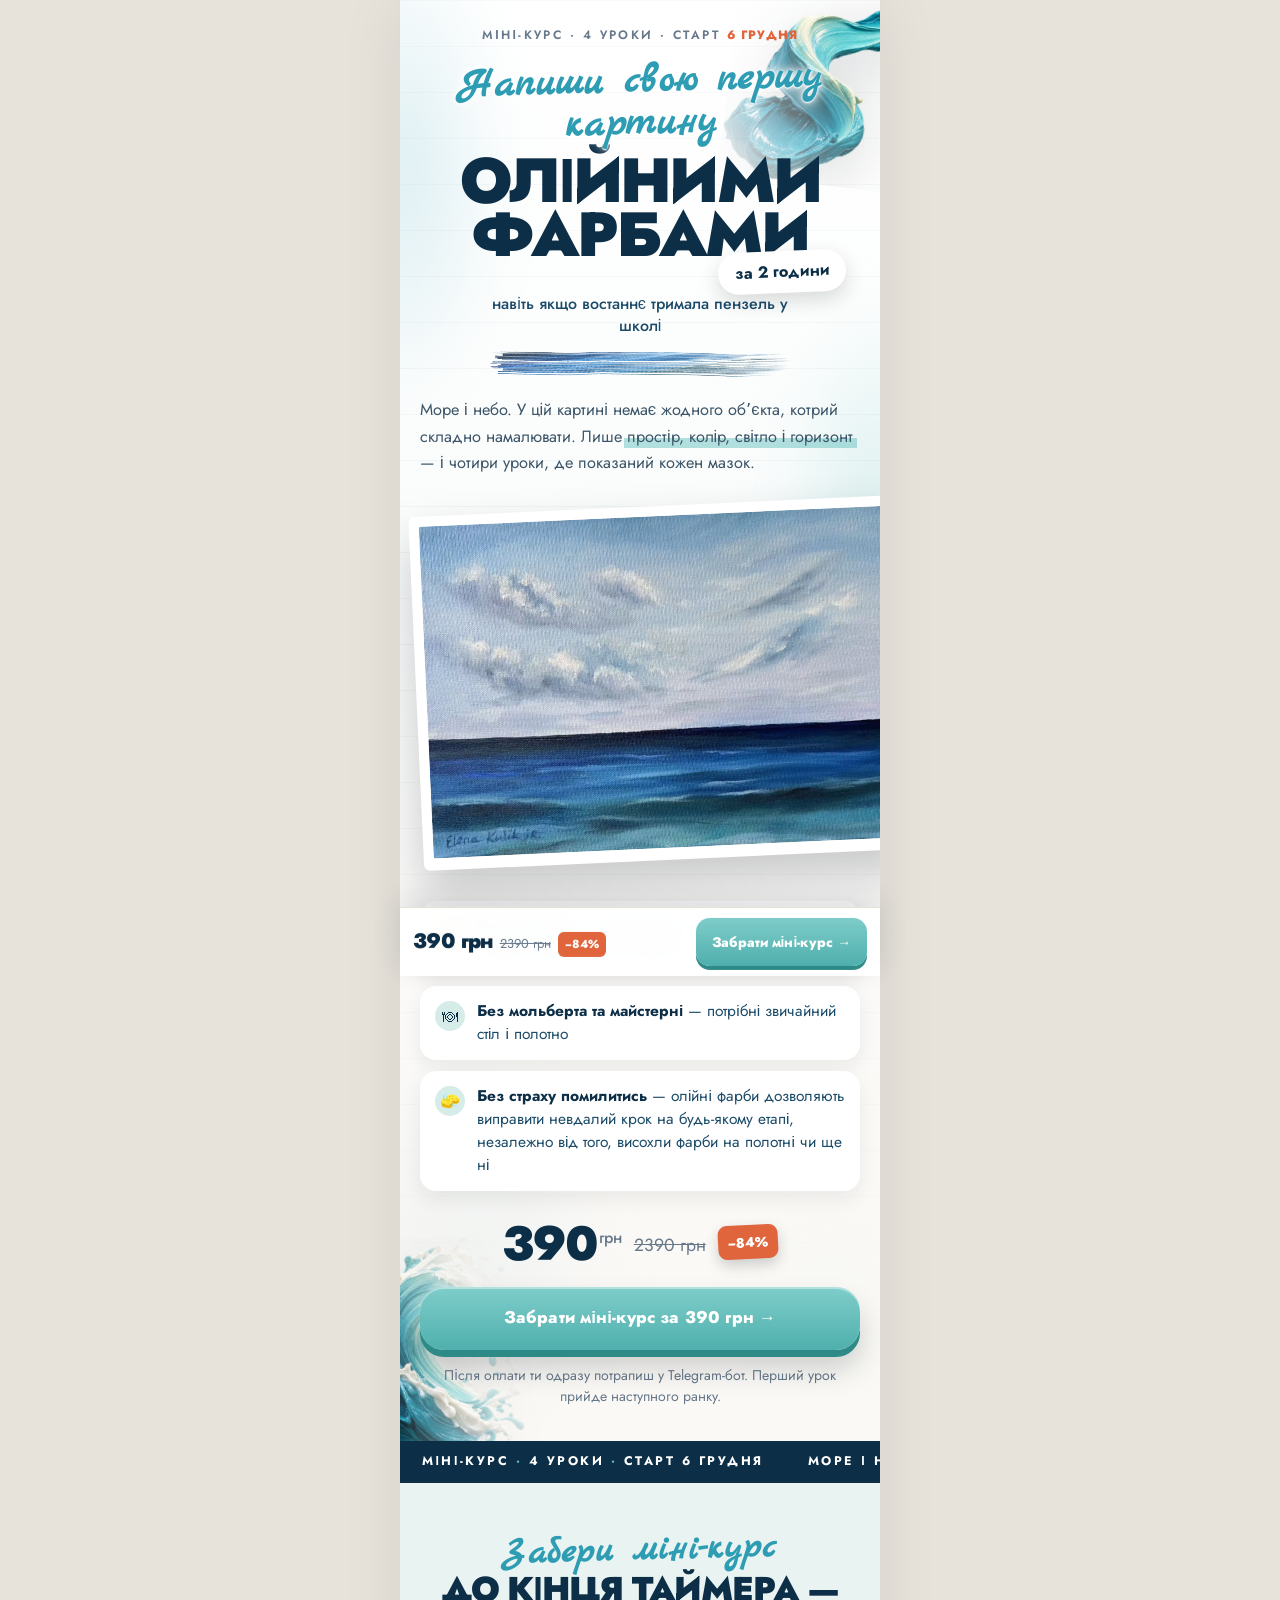
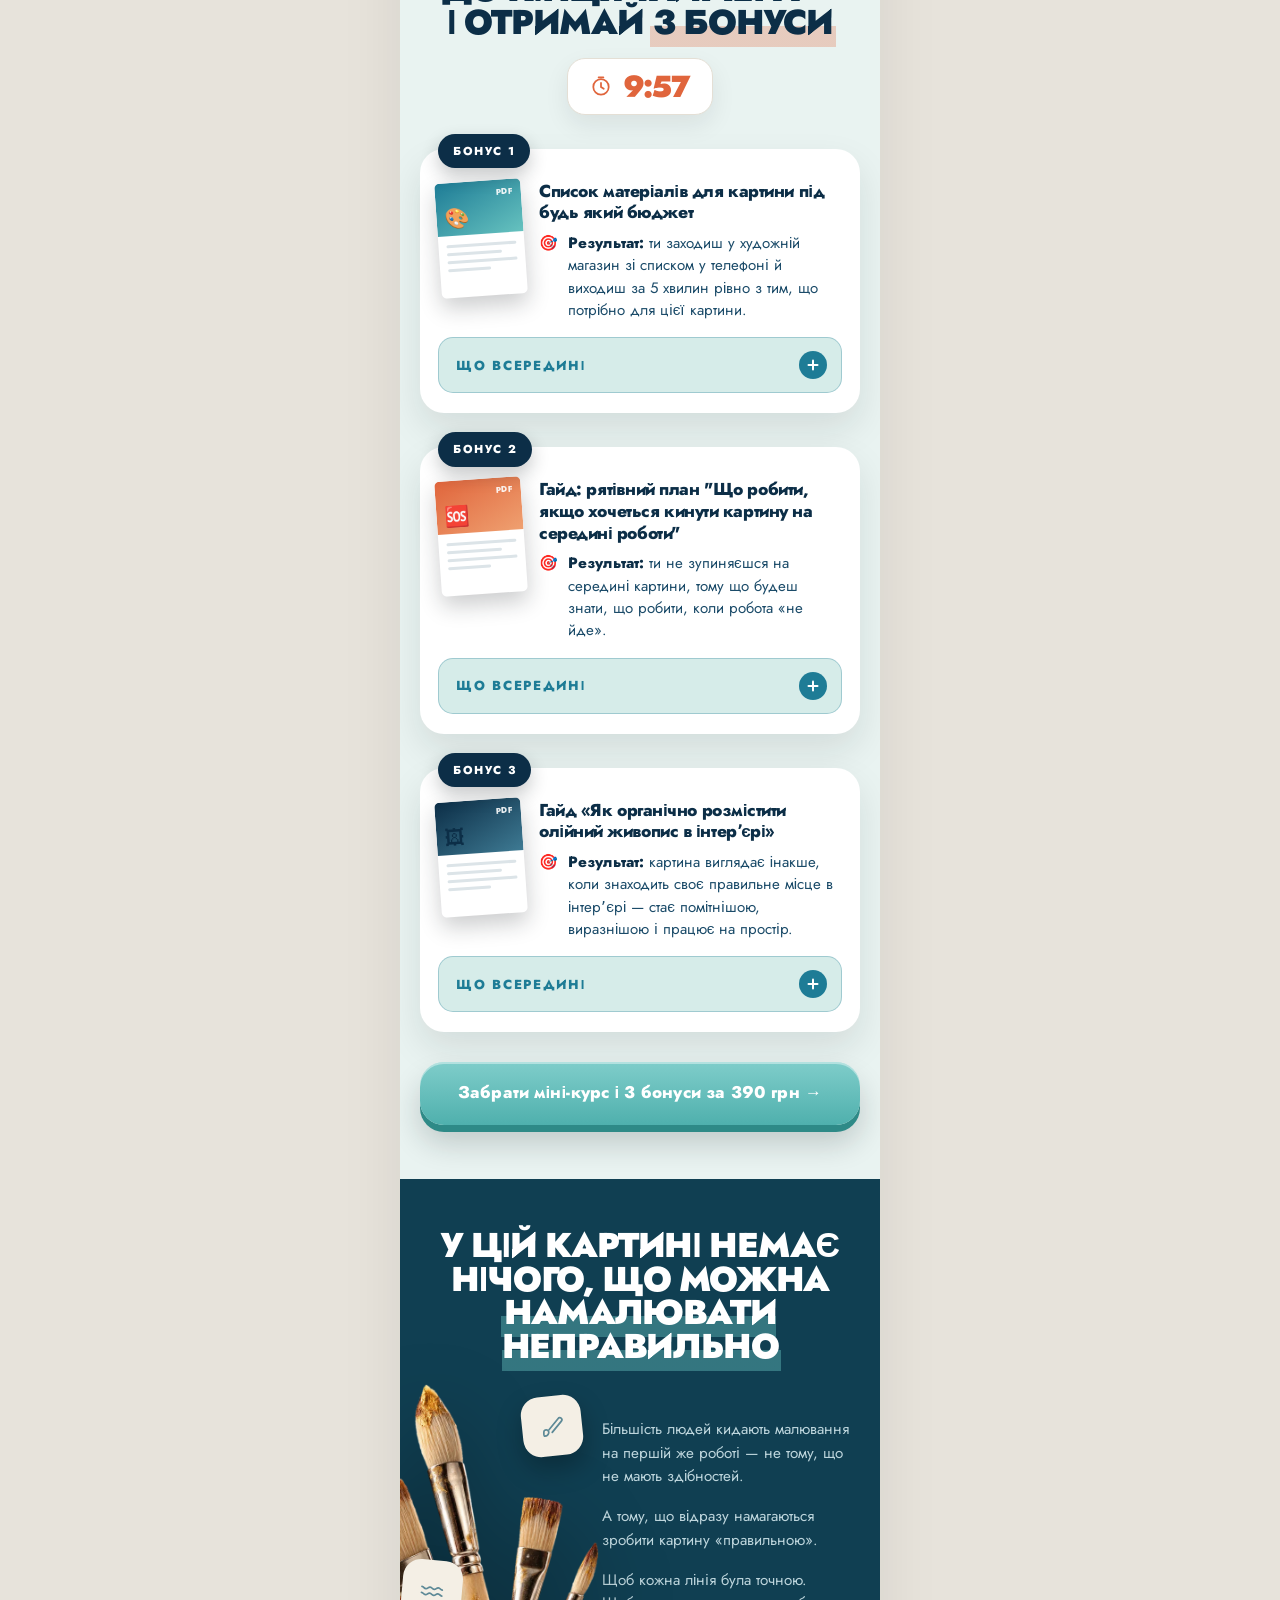
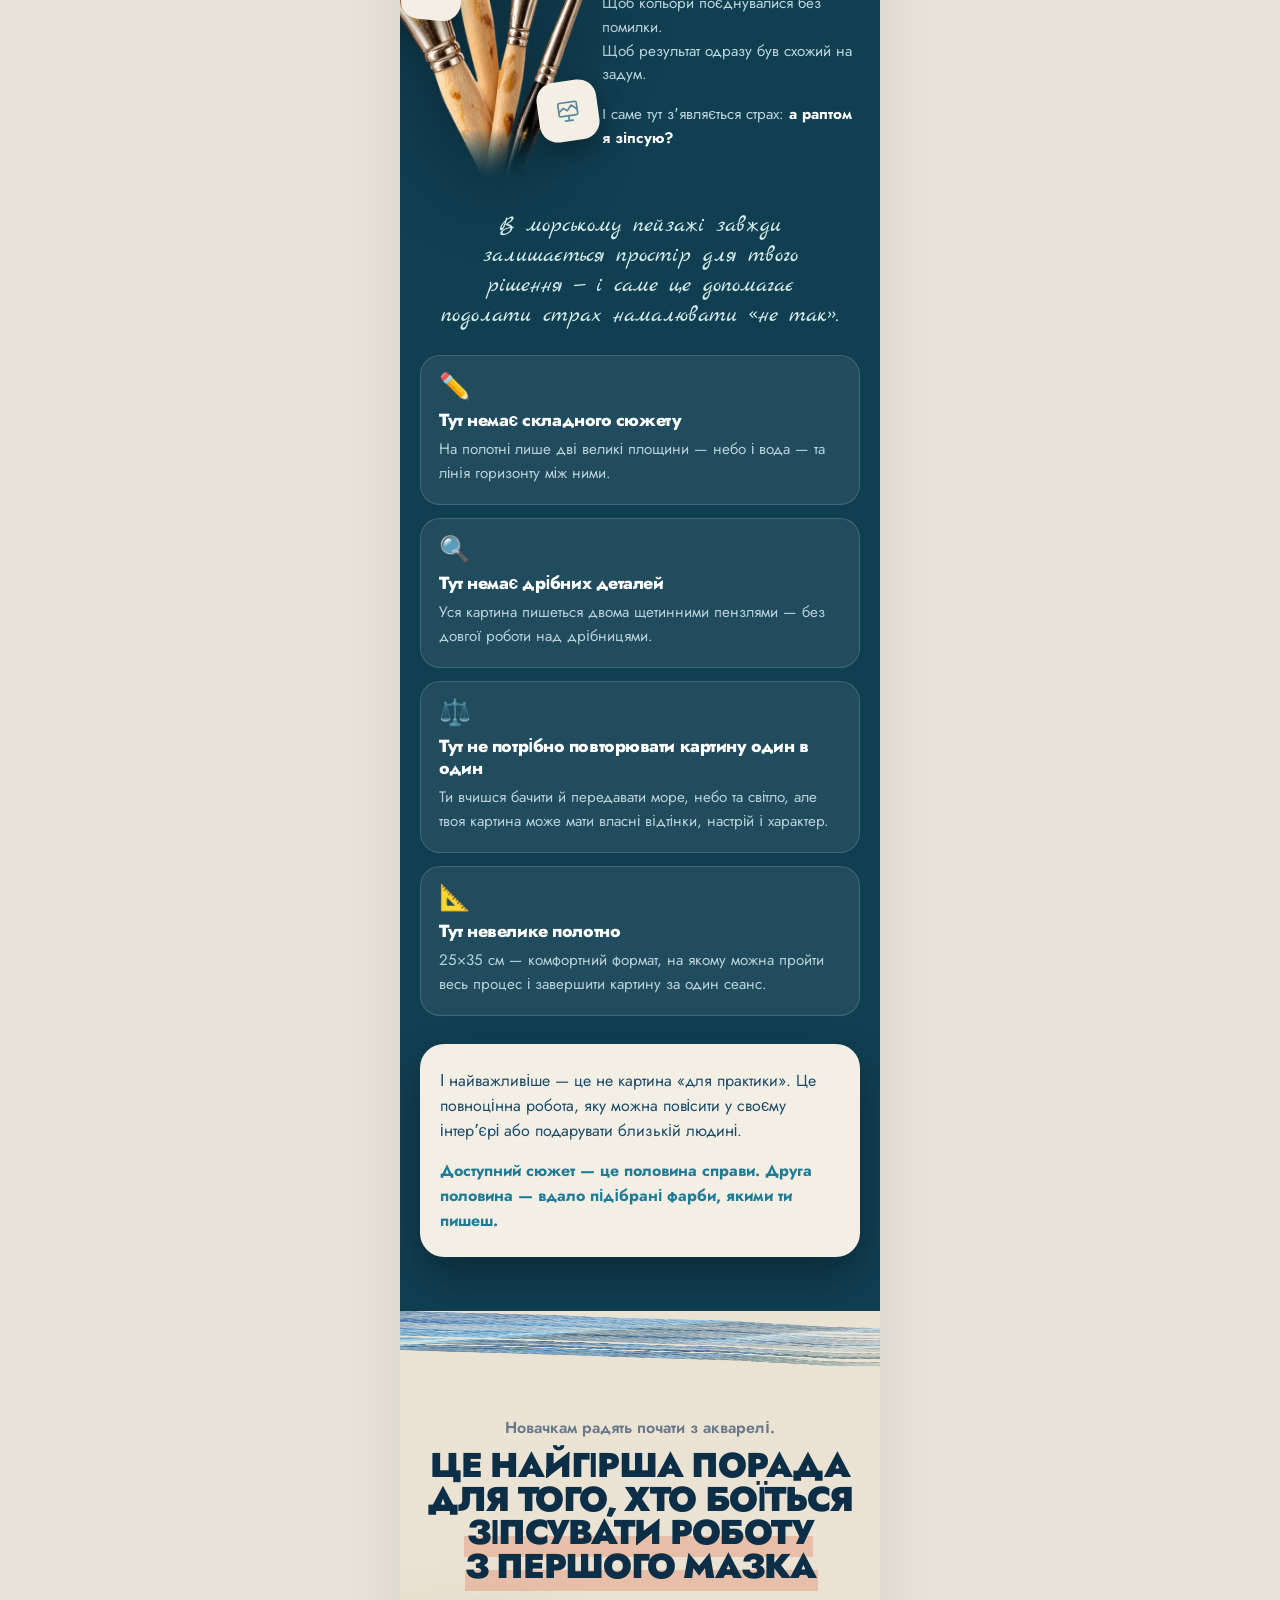
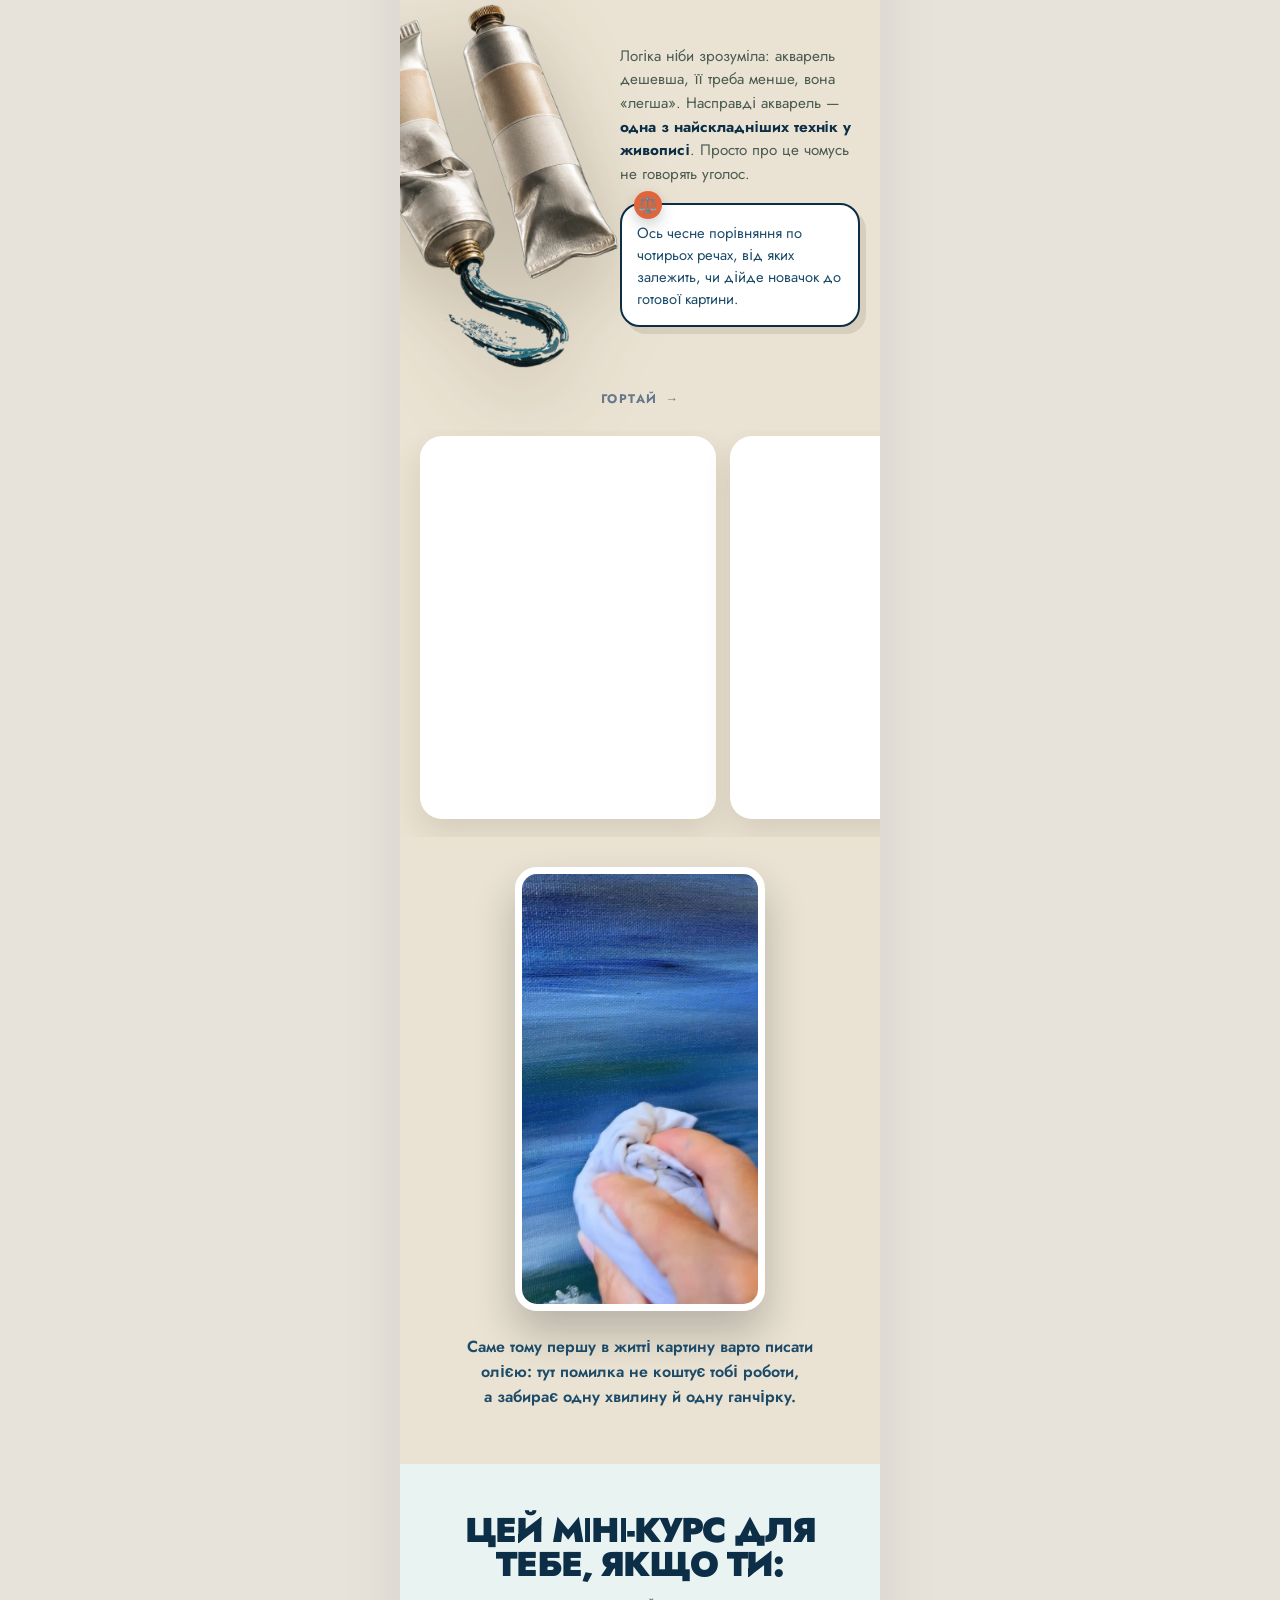
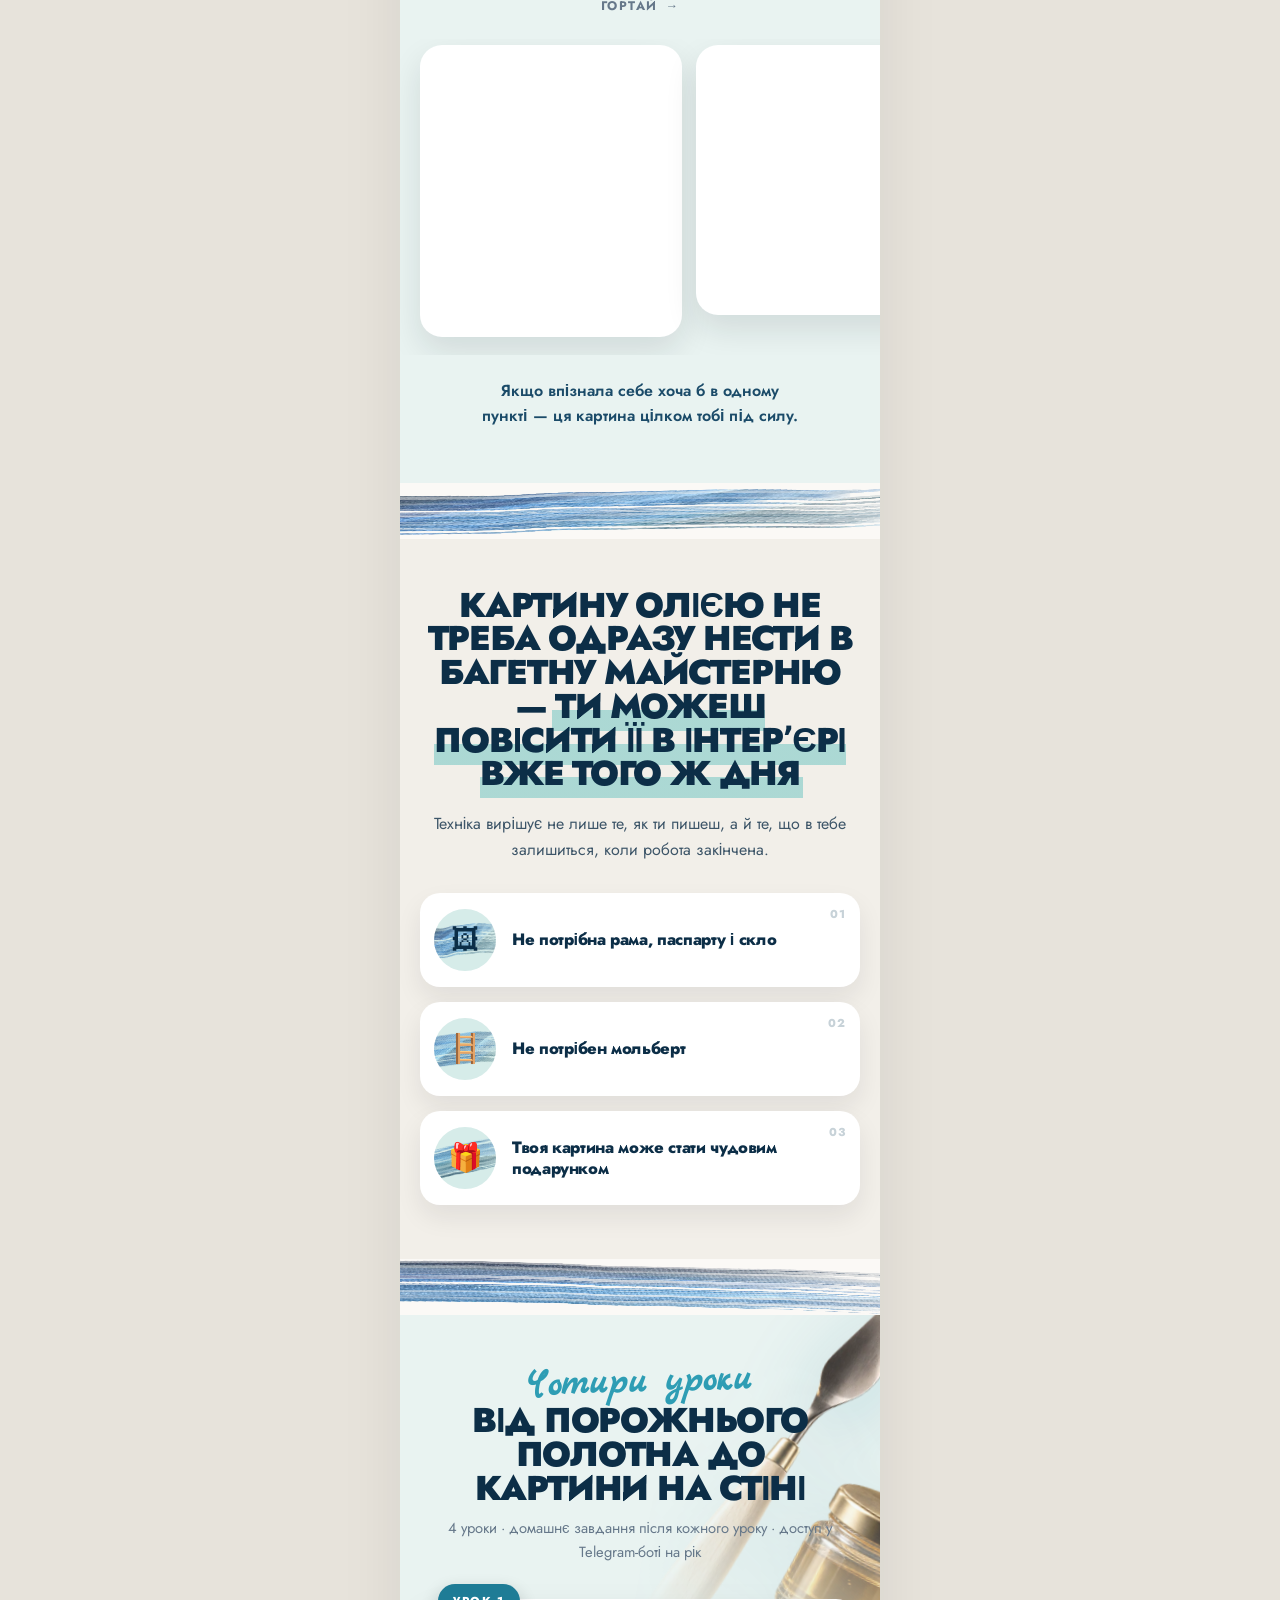
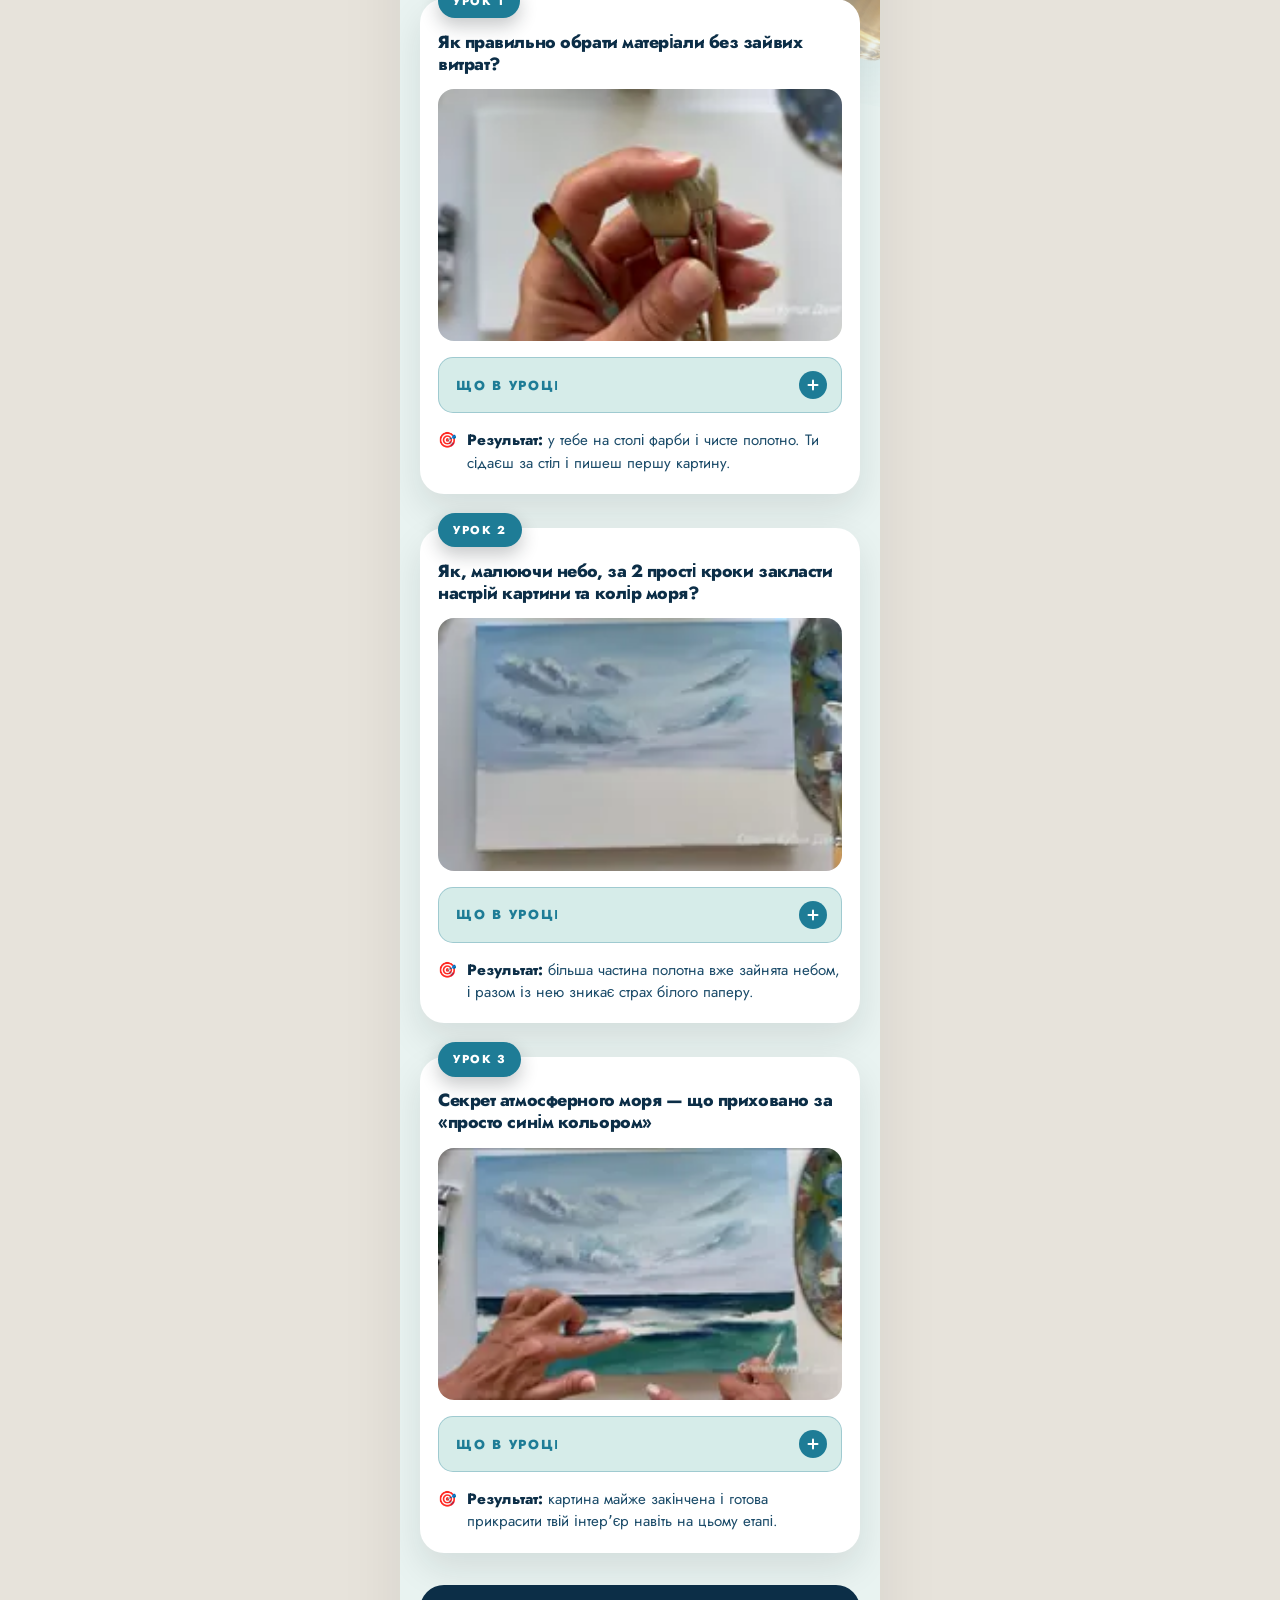
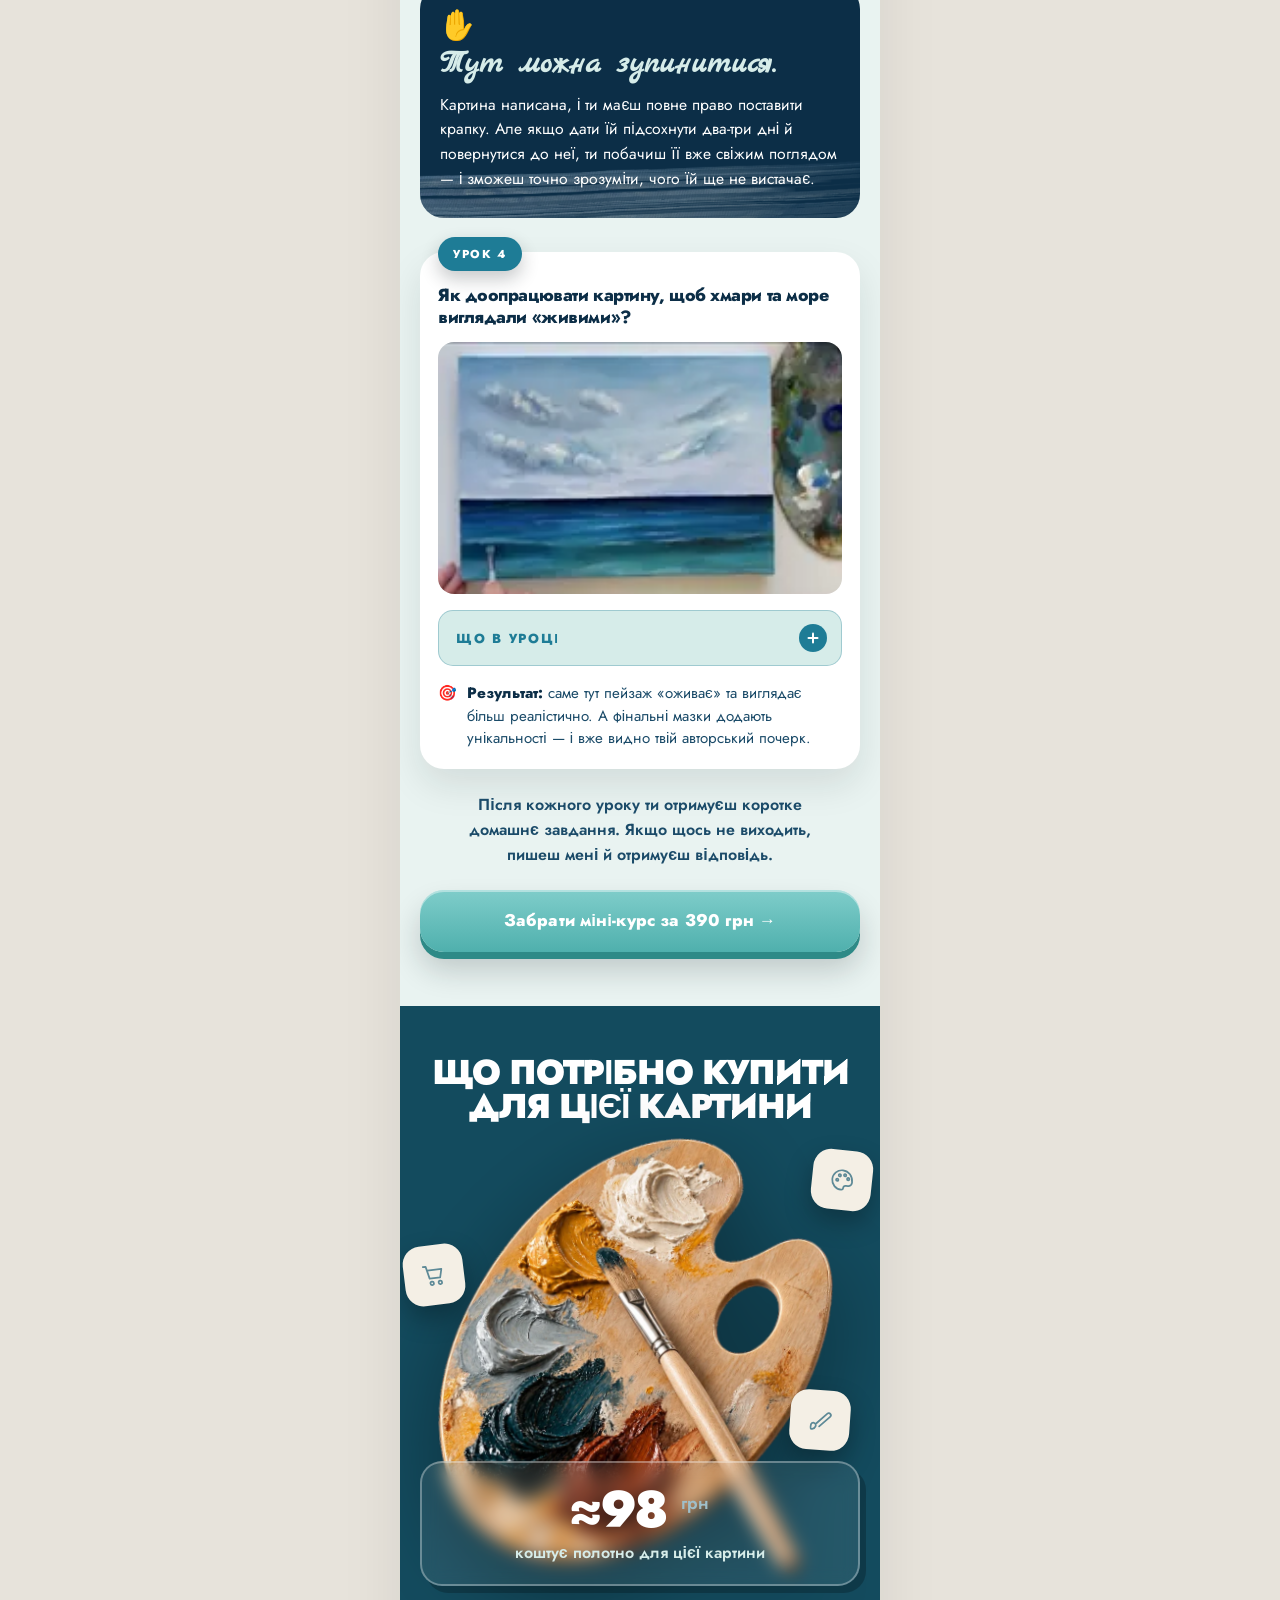
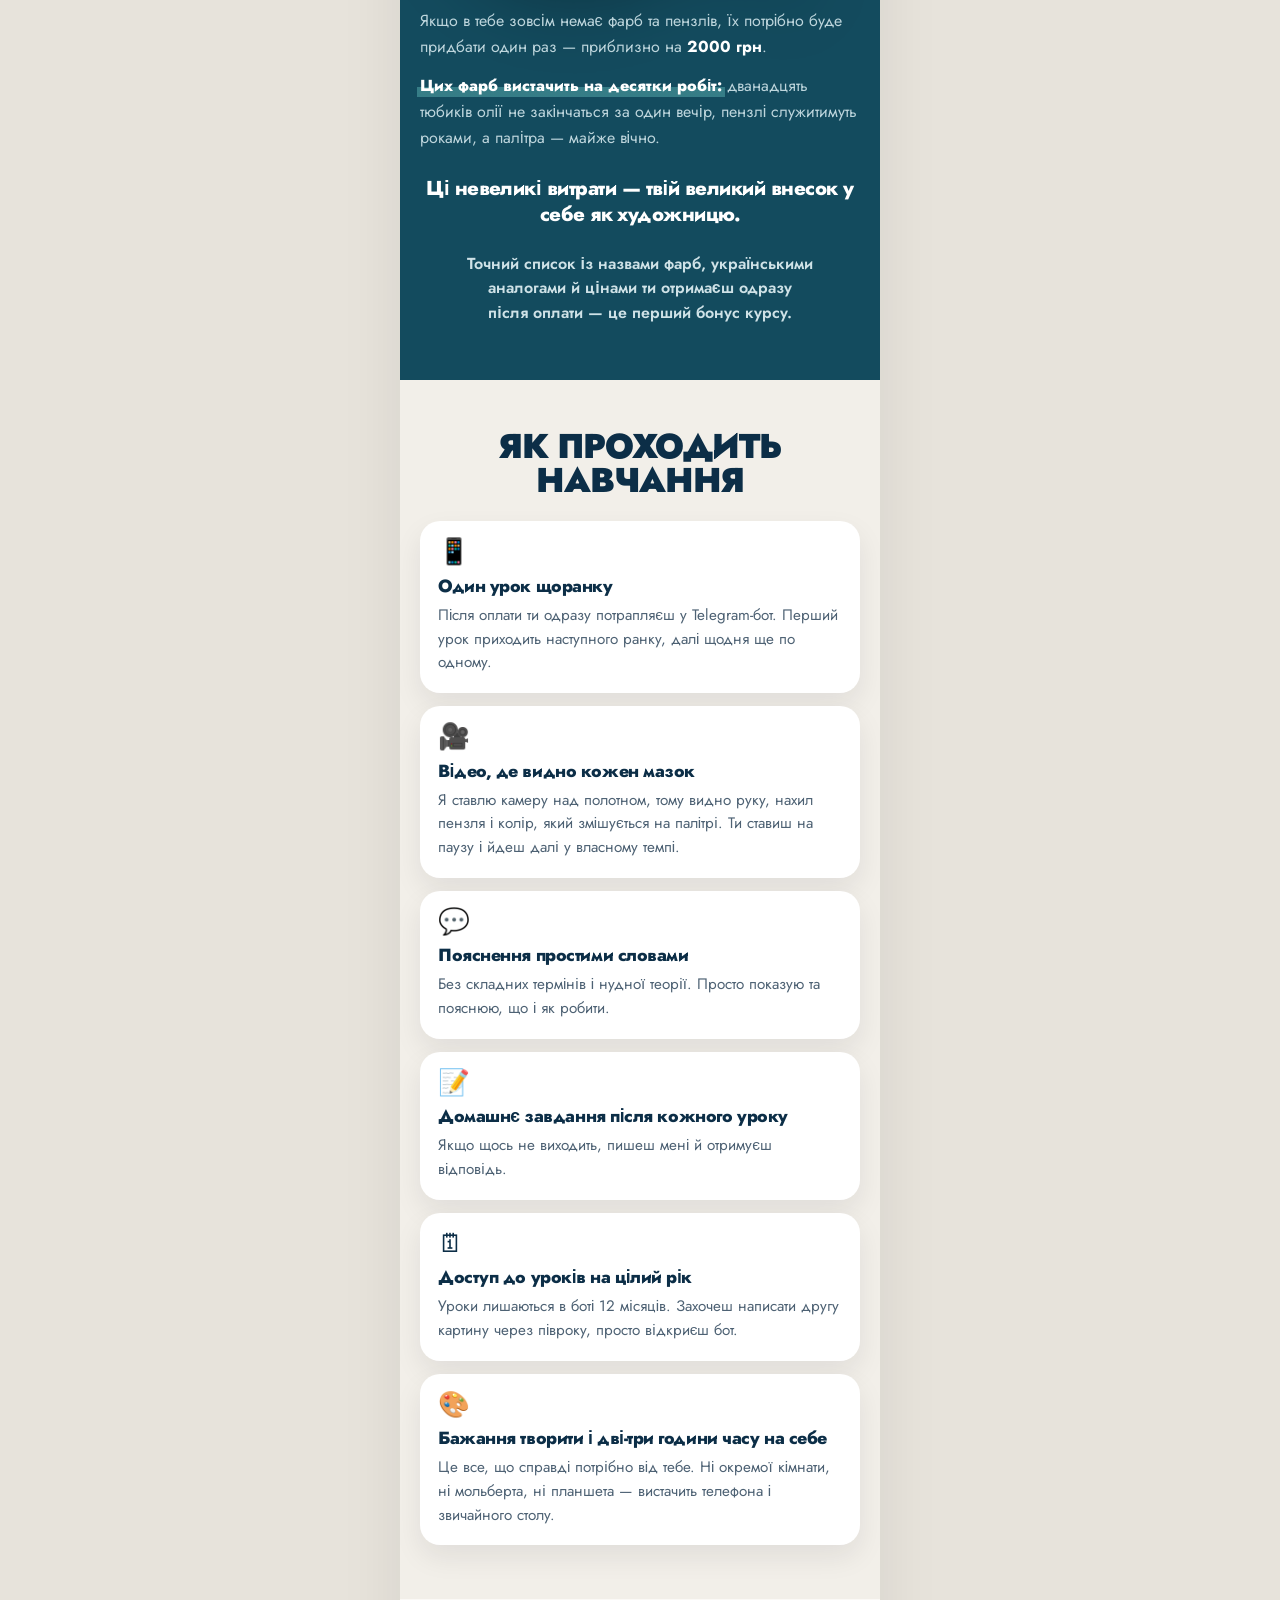
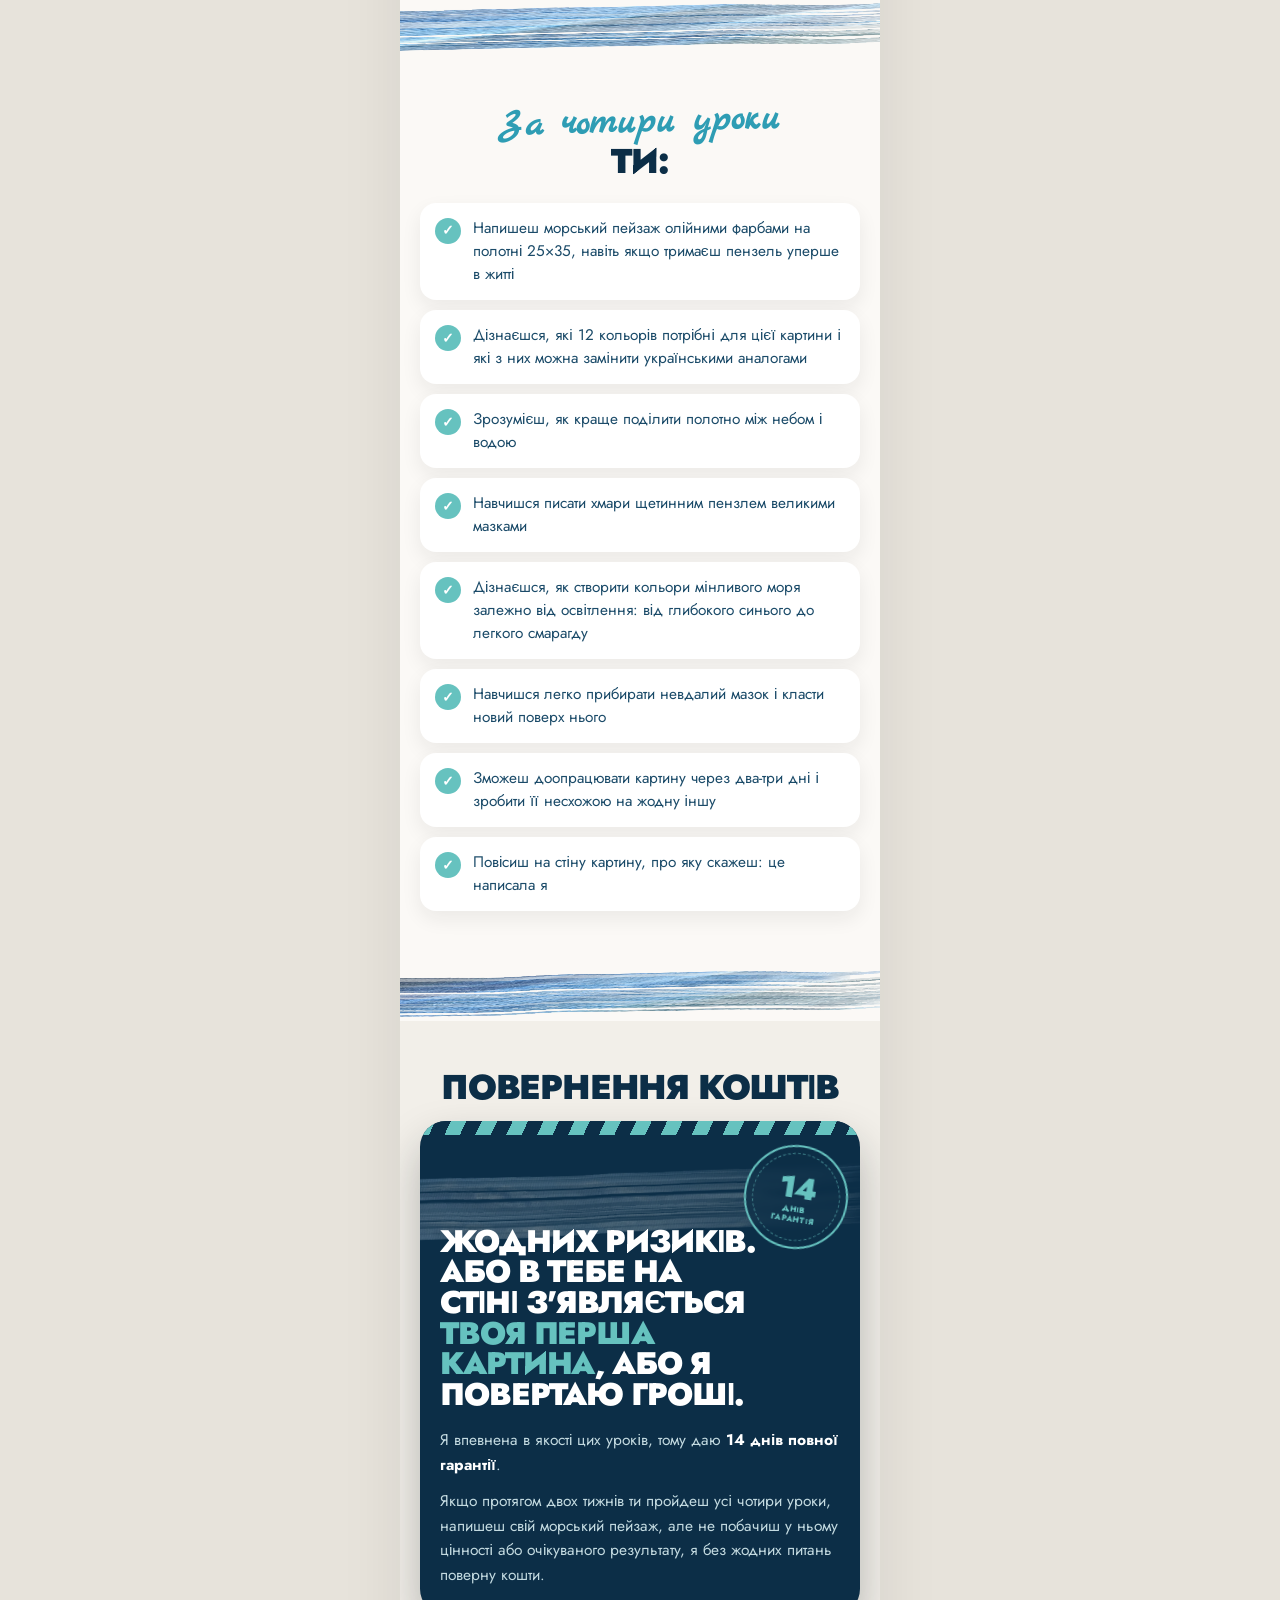
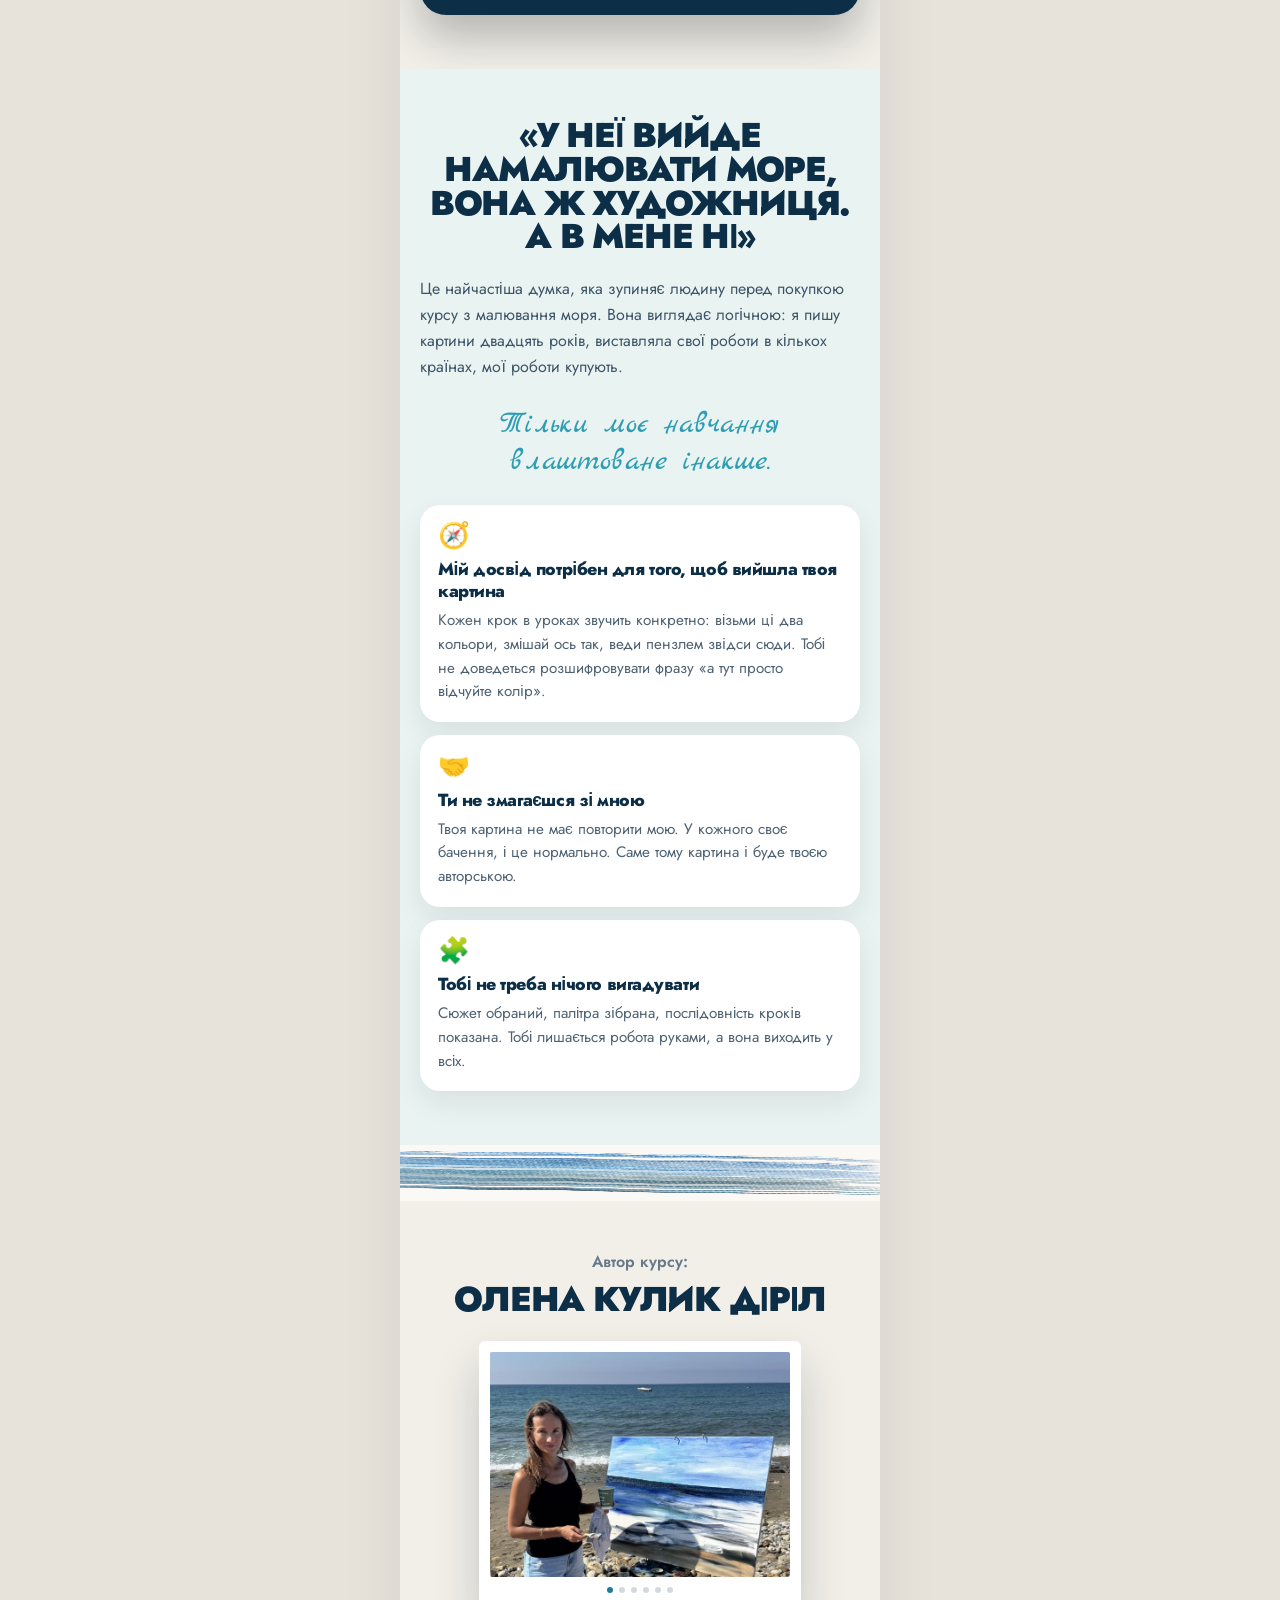
<file: morskyi-peyzazh-v2/index.html>
<!doctype html>
<html lang="uk">
<head>
<meta charset="utf-8">
<!-- Meta Pixel -->
<script src="/pixel.js" async></script>
<noscript><img height="1" width="1" style="display:none" alt=""
src="https://www.facebook.com/tr?id=1643966413961899&amp;ev=PageView&amp;noscript=1"></noscript>
<!-- /Meta Pixel -->
<meta name="viewport" content="width=device-width,initial-scale=1">
<title>Швидкий морський пейзаж — v2 (великі обʼєкти)</title>
<meta name="robots" content="noindex">
<meta name="description" content="Напиши свою першу картину олійними фарбами за 2 години — навіть якщо востаннє тримала пензель у школі. Міні-курс, 4 уроки.">
<link rel="preconnect" href="https://fonts.googleapis.com" crossorigin>
<link rel="preconnect" href="https://fonts.gstatic.com" crossorigin>
<link href="https://fonts.googleapis.com/css2?family=Jost:wght@300;400;500;600;700;800;900&family=Marck+Script&display=swap" rel="stylesheet">
<link rel="preload" as="image" href="/morskyi-peyzazh/assets/painting.avif" type="image/avif" fetchpriority="high">
<script>document.documentElement.className+=" js"</script>
<style>
:root{
  --ink:#0C2E47; --ink2:#1B4B69;
  --sea:#1E7C96; --sea-l:#2E9DB4;
  --aqua:#66C2BF; --aqua-d:#3FA5A2; --aqua-sh:#2E8A87;
  --foam:#D6ECE9; --paper:#FBF9F6; --paper2:#F2EFE9; --mint:#E9F3F1;
  --gray:#66788A; --line:#E4DFD5; --coral:#E0653C;
  --font:'Jost',-apple-system,'SF Pro Display','Helvetica Neue',Arial,sans-serif;
  --script:'Marck Script',cursive;
}
*{box-sizing:border-box;margin:0;padding:0}
html{-webkit-text-size-adjust:100%;scroll-behavior:smooth}
body{font-family:var(--font);background:#E7E3DB;color:var(--ink);line-height:1.6;-webkit-font-smoothing:antialiased;font-size:17px}
img,video{display:block;max-width:100%}
a{color:inherit}
:focus-visible{outline:3px solid var(--sea-l);outline-offset:3px;border-radius:6px}
.phone{max-width:480px;margin:0 auto;background:var(--paper);position:relative;overflow:hidden}
@media(min-width:520px){.phone{box-shadow:0 0 60px rgba(0,0,0,.08)}}

.hl{background:linear-gradient(180deg,transparent 58%,rgba(102,194,191,.5) 58%);padding:0 3px;margin:0 -3px}
.hl-c{background:linear-gradient(180deg,transparent 58%,rgba(224,101,60,.28) 58%);padding:0 3px;margin:0 -3px}

/* ---------- paint strokes ---------- */
.ps{position:absolute;display:block;pointer-events:none;background-repeat:no-repeat;background-size:100% 100%;z-index:1}
.ps-deep{background-image:url(/morskyi-peyzazh/assets/stroke-deep.webp)}
.ps-blue{background-image:url(/morskyi-peyzazh/assets/stroke-blue.webp)}
.ps-teal{background-image:url(/morskyi-peyzazh/assets/stroke-teal.webp)}
.ps-sky{background-image:url(/morskyi-peyzazh/assets/stroke-sky.webp)}
.ps-short{background-image:url(/morskyi-peyzazh/assets/stroke-short.webp)}
.divider{position:relative;height:56px;overflow:hidden}
.divider .ps{left:-14%;right:-14%;width:128%;top:50%;height:44px;transform:translateY(-50%) rotate(-1.4deg);opacity:.75}
.divider.alt .ps{transform:translateY(-50%) rotate(1.6deg)}

/* ---------- marquee ---------- */
.marquee{background:var(--ink);color:#fff;overflow:hidden;padding:11px 0;position:relative;z-index:4}
.marquee div{display:flex;width:max-content;animation:run 26s linear infinite}
.marquee span{padding:0 22px;font-size:.78rem;font-weight:700;letter-spacing:.2em;text-transform:uppercase;white-space:nowrap}
.marquee i{font-style:normal;color:var(--aqua)}
@keyframes run{to{transform:translateX(-50%)}}

/* ===================== HERO ===================== */
.hero{position:relative;padding:26px 0 34px;overflow:hidden}
.hero-bg{position:absolute;inset:0;z-index:0;overflow:hidden}
.hero-bg .wall{position:absolute;inset:0;background:repeating-linear-gradient(180deg,rgba(12,46,71,.05) 0 1px,transparent 1px 46px),linear-gradient(180deg,#FFFFFF 0%,#F7FAFA 48%,var(--paper) 100%)}
.hero-bg .bokeh{position:absolute;inset:-8%;background:radial-gradient(30% 22% at 6% 16%,rgba(46,157,180,.3),transparent 70%),radial-gradient(34% 24% at 96% 40%,rgba(102,194,191,.34),transparent 70%),radial-gradient(40% 26% at 20% 88%,rgba(30,124,150,.24),transparent 72%),radial-gradient(28% 20% at 84% 92%,rgba(214,236,233,.9),transparent 72%);filter:blur(24px)}
.hero-bg .veil{position:absolute;inset:0;background:linear-gradient(180deg,rgba(255,255,255,.55) 0%,rgba(255,255,255,.2) 40%,rgba(251,249,246,.75) 86%,var(--paper) 100%)}
.hero-in{position:relative;z-index:3;padding:0 20px}

.eyebrow{display:block;text-align:center;font-size:.76rem;font-weight:600;letter-spacing:.2em;text-transform:uppercase;color:var(--gray);margin-bottom:16px}
.eyebrow b{color:var(--coral);font-weight:800;letter-spacing:.1em;white-space:nowrap}

h1{margin:0;position:relative;text-align:center}
.h1-script{display:block;font-family:var(--script);font-size:clamp(1.95rem,8.8vw,2.6rem);line-height:1.02;color:var(--sea-l);transform:rotate(-1.6deg);margin:0 0 8px}
.h1-big{display:block;font-weight:900;text-transform:uppercase;font-size:clamp(2.75rem,12.9vw,3.9rem);line-height:.86;letter-spacing:-.045em;color:var(--ink)}
.h1-big .l2{display:block;position:relative}
.pill{display:inline-block;position:relative;z-index:4;margin:-11px 14px 0 auto;float:right;clear:both;background:#fff;color:var(--ink);font-size:1.02rem;font-weight:700;letter-spacing:-.01em;padding:8px 17px;border-radius:999px;transform:rotate(-2.4deg);box-shadow:0 8px 20px rgba(22,28,34,.16)}
.h1-tail{display:block;clear:both;margin:20px auto 0;max-width:20em;text-align:center;font-size:1rem;line-height:1.4;font-weight:500;color:var(--ink2)}
.h1-stroke{position:relative;display:block;width:78%;max-width:300px;height:26px;margin:14px auto 0;opacity:.85}
.lede{margin:20px 0 0;font-size:1.02rem;line-height:1.6;color:#3D5568}

.showcase{position:relative;margin:30px -20px 0;padding:0 0 8px}
.print{position:relative;margin-left:16px;margin-right:-26px;background:#fff;padding:10px 10px 12px;border-radius:6px;box-shadow:0 24px 46px rgba(22,28,34,.22);transform:rotate(-2.6deg)}
.print img{width:100%;aspect-ratio:1400/988;object-fit:cover;border-radius:2px}

.checks{list-style:none;margin:34px 0 0;display:flex;flex-direction:column;gap:11px}
.checks li{display:flex;gap:12px;align-items:flex-start;background:#fff;border-radius:16px;padding:14px 15px;box-shadow:0 8px 20px rgba(22,28,34,.07)}
.checks .ic{flex:0 0 30px;width:30px;height:30px;border-radius:50%;background:var(--foam);display:grid;place-items:center;margin-top:1px;font-size:1rem}
.checks .tx{font-size:.97rem;line-height:1.48;color:var(--ink2)}
.checks b{font-weight:700;color:var(--ink)}

.pricerow{display:flex;align-items:flex-end;gap:12px;justify-content:center;margin:32px 0 0}
.p-now{font-size:3rem;font-weight:900;letter-spacing:-.045em;line-height:.88}
.p-now sup{font-size:1rem;font-weight:500;vertical-align:super;color:var(--gray);margin-left:2px;letter-spacing:0}
.p-old{font-size:1.1rem;color:var(--gray);text-decoration:line-through;padding-bottom:6px}
.p-off{background:var(--coral);color:#fff;font-size:.86rem;font-weight:800;padding:6px 10px;border-radius:9px;margin-bottom:6px;transform:rotate(-3deg);box-shadow:0 6px 14px rgba(22,28,34,.2)}

.cta{display:block;width:100%;margin-top:22px;padding:20px 22px 21px;border:none;cursor:pointer;background:linear-gradient(180deg,#7FCDCA 0%,#4FB0AD 100%);color:#fff;border-radius:24px;font-family:var(--font);text-align:center;font-size:1.06rem;font-weight:800;line-height:1.28;letter-spacing:.01em;text-wrap:balance;box-shadow:0 7px 0 var(--aqua-sh),0 18px 30px rgba(22,28,34,.2),inset 0 2px 0 rgba(255,255,255,.4);position:relative;overflow:hidden;transition:transform .18s,box-shadow .18s}
a.cta{box-sizing:border-box;text-decoration:none}
.cta::before{content:'';position:absolute;top:0;left:-110%;width:55%;height:100%;background:linear-gradient(90deg,transparent,rgba(255,255,255,.35),transparent);transform:skewX(-20deg);transition:left .9s ease}
.cta:hover{transform:translateY(3px);box-shadow:0 4px 0 var(--aqua-sh),0 12px 22px rgba(22,28,34,.2),inset 0 2px 0 rgba(255,255,255,.4)}
.cta:hover::before{left:140%}
.cta.coral{background:linear-gradient(180deg,#EE7C51 0%,#D75A31 100%);box-shadow:0 7px 0 #A8401D,0 18px 30px rgba(22,28,34,.2),inset 0 2px 0 rgba(255,255,255,.35)}
.cta.coral:hover{box-shadow:0 4px 0 #A8401D,0 12px 22px rgba(22,28,34,.2),inset 0 2px 0 rgba(255,255,255,.35)}
.micro{margin-top:15px;font-size:.88rem;line-height:1.5;color:var(--gray);text-align:center}

.timer{display:inline-flex;align-items:center;gap:12px;background:#fff;border:1px solid var(--line);border-radius:18px;padding:12px 22px;box-shadow:0 10px 24px rgba(22,28,34,.08)}
.timer svg{flex:0 0 22px;color:var(--coral)}
.timer .val{font-size:1.9rem;font-weight:900;letter-spacing:-.03em;color:var(--coral);font-variant-numeric:tabular-nums;line-height:1}
.timer-wrap{display:flex;justify-content:center;margin-top:24px}

/* ===================== SECTIONS ===================== */
.sec{position:relative;padding:50px 20px 54px;overflow:hidden}
.sec>*{position:relative;z-index:2}
.sec-mint{background:var(--mint)}
.sec-paper{background:var(--paper2)}
.sec-white{background:var(--paper)}
.sec-deep{background:linear-gradient(160deg,#0C2E47,#12506B);color:#EAF3F4}

h2{margin:0 0 16px;text-align:center}
.h2-kicker{display:block;font-size:1rem;font-weight:600;line-height:1.35;color:var(--gray);margin-bottom:10px;text-wrap:balance}
.h2-script{display:block;font-family:var(--script);font-size:clamp(1.85rem,8vw,2.35rem);line-height:1;color:var(--sea-l);transform:rotate(-1.6deg);margin-bottom:2px}
.h2-big{display:block;font-weight:900;text-transform:uppercase;font-size:clamp(1.7rem,7.3vw,2.15rem);line-height:.98;letter-spacing:-.035em;color:var(--ink);text-wrap:balance}
.sec-deep .h2-big{color:#fff}
.sec-deep .h2-script{color:var(--foam)}
.lead{font-size:1rem;line-height:1.62;color:#3D5568}
.sec-deep .lead{color:#C3DAE0}
.lead+.lead{margin-top:14px}
.turn{font-family:var(--script);font-size:1.95rem;line-height:1.2;color:var(--sea-l);margin:26px 0 4px;transform:rotate(-1deg);text-align:center}
.note{margin-top:24px;font-size:1rem;line-height:1.55;color:var(--ink2);text-align:center;font-weight:600;text-wrap:balance}
.emoji-rail{display:flex;justify-content:center;gap:14px;font-size:1.5rem;margin:0 0 14px;line-height:1}
.emoji-rail span{animation:bob 4.5s ease-in-out infinite}
.emoji-rail span:nth-child(2){animation-delay:.5s}
.emoji-rail span:nth-child(3){animation-delay:1s}
@keyframes bob{0%,100%{transform:translateY(0) rotate(-4deg)}50%{transform:translateY(-7px) rotate(4deg)}}

/* chips + callout */
.chips{display:flex;flex-wrap:wrap;gap:9px;justify-content:center;margin:20px 0 0}
.chips span b{font-weight:400;font-size:1.05rem;line-height:1}
.chips span{display:inline-flex;align-items:center;gap:7px;background:#fff;border:1px solid var(--line);border-radius:999px;padding:9px 15px;font-size:.94rem;font-weight:700;color:var(--ink2);box-shadow:0 6px 14px rgba(22,28,34,.06)}
.chips span:nth-child(odd){transform:rotate(-1.6deg)}
.chips span:nth-child(even){transform:rotate(1.4deg)}
.callout{margin-top:24px;position:relative;background:#fff;border:2px solid var(--ink);border-radius:20px;padding:22px 18px 20px;font-size:.98rem;line-height:1.55;color:var(--ink2);box-shadow:6px 7px 0 rgba(12,46,71,.13)}
.callout .tag{position:absolute;top:-16px;left:16px;background:var(--coral);color:#fff;font-size:1.1rem;width:32px;height:32px;border-radius:50%;display:grid;place-items:center;box-shadow:0 6px 14px rgba(22,28,34,.2)}

/* generic card list */
.tlist{list-style:none;margin:24px 0 0;display:flex;flex-direction:column;gap:13px}
.tlist li{position:relative;background:#fff;border-radius:20px;padding:18px;box-shadow:0 12px 28px rgba(22,28,34,.08)}
.tlist h3{font-size:1.1rem;font-weight:800;letter-spacing:-.025em;margin-bottom:7px;line-height:1.25}
.tlist p{font-size:.95rem;line-height:1.56;color:#4E6274}
.tlist .emj{display:block;font-size:1.6rem;line-height:1;margin-bottom:10px}

.closebox{margin-top:28px;background:linear-gradient(140deg,#0C2E47,#1E7C96);color:#fff;border-radius:24px;padding:24px 20px;box-shadow:0 20px 42px rgba(22,28,34,.26);position:relative;overflow:hidden}
.closebox::after{content:'';position:absolute;right:-50px;bottom:-70px;width:200px;height:200px;border-radius:50%;background:radial-gradient(circle,rgba(102,194,191,.4),transparent 70%)}
.closebox p{font-size:1rem;line-height:1.58;position:relative;z-index:2}
.closebox p+p{margin-top:14px;font-weight:600;color:var(--foam)}

/* ---------- accordion ---------- */
.acc{margin-top:16px}
.acc summary{list-style:none;cursor:pointer;display:flex;align-items:center;justify-content:space-between;gap:12px;padding:13px 14px 13px 17px;font-size:.82rem;font-weight:800;letter-spacing:.13em;text-transform:uppercase;color:var(--sea);background:var(--foam);border:1.5px solid rgba(30,124,150,.3);border-radius:15px;transition:background .2s,transform .18s}
.acc summary:hover{background:#C8E5E1;transform:translateY(-1px)}
.acc[open] summary{border-bottom-left-radius:0;border-bottom-right-radius:0}
.acc summary::-webkit-details-marker{display:none}
.acc summary i{flex:0 0 28px;width:28px;height:28px;border-radius:50%;background:var(--sea);position:relative;transition:transform .25s}
.acc summary i::before,.acc summary i::after{content:'';position:absolute;left:50%;top:50%;background:#fff;border-radius:2px;transform:translate(-50%,-50%)}
.acc summary i::before{width:11px;height:2px}
.acc summary i::after{width:2px;height:11px;transition:opacity .25s}
.acc[open] summary i{transform:rotate(180deg)}
.acc[open] summary i::after{opacity:0}
.acc .inner p+p{margin-top:12px}
.acc .inner{padding:16px 17px 4px;animation:fade .35s ease;font-size:.95rem;line-height:1.56;color:#4E6274}
.acc ul.inner{list-style:none;display:flex;flex-direction:column;gap:9px}
.acc ul.inner li{position:relative;padding-left:22px}
.acc ul.inner li::before{content:'';position:absolute;left:3px;top:.62em;width:8px;height:8px;border-radius:50%;background:var(--aqua)}
@keyframes fade{from{opacity:0;transform:translateY(-6px)}to{opacity:1;transform:none}}

/* ---------- bonuses ---------- */
.bcard{position:relative;background:#fff;border-radius:24px;padding:24px 18px 20px;box-shadow:0 16px 36px rgba(22,28,34,.1);margin-top:34px}
.bnum{position:absolute;top:-15px;left:18px;background:var(--ink);color:#fff;border-radius:999px;font-size:.72rem;font-weight:800;letter-spacing:.14em;text-transform:uppercase;padding:8px 15px;box-shadow:0 8px 18px rgba(22,28,34,.24);z-index:3}
.btop{display:flex;gap:15px;align-items:flex-start;margin-top:8px}
.bcard h3{font-size:1.08rem;font-weight:800;letter-spacing:-.025em;line-height:1.26;margin:0 0 8px}
.bres{display:flex;gap:10px;font-size:.94rem;line-height:1.48;color:var(--ink2)}
.bres b{font-weight:800;color:var(--ink)}
.filecard{flex:0 0 86px;width:86px;aspect-ratio:3/4;border-radius:5px;position:relative;overflow:hidden;background:#fff;box-shadow:0 10px 22px rgba(22,28,34,.22);transform:rotate(-4deg);transition:transform .3s}
.bcard:hover .filecard{transform:rotate(-1deg) translateY(-3px)}
.filecard .band{position:absolute;left:0;right:0;top:0;height:46%;background:linear-gradient(150deg,var(--sea),var(--aqua))}
.filecard .band .e{position:absolute;left:8px;bottom:6px;font-size:1.25rem;line-height:1}
.filecard .band em{position:absolute;right:7px;top:6px;font-style:normal;font-size:.52rem;font-weight:800;letter-spacing:.1em;color:#fff;opacity:.9}
.filecard .rows{position:absolute;left:8px;right:8px;top:54%;display:flex;flex-direction:column;gap:5px}
.filecard .rows i{display:block;height:3px;border-radius:2px;background:#DCE4E8}
.filecard .rows i:nth-child(2){width:78%}
.filecard .rows i:nth-child(4){width:62%}
.filecard.f2 .band{background:linear-gradient(150deg,#E0653C,#EFA070)}
.filecard.f3 .band{background:linear-gradient(150deg,#0C2E47,#3E7A93)}

/* ---------- comparison ---------- */
.vs{display:flex;align-items:stretch;gap:14px;overflow-x:auto;scroll-snap-type:x mandatory;-webkit-overflow-scrolling:touch;scrollbar-width:none;margin:20px -20px 0;padding:6px 20px 18px}
.vs::-webkit-scrollbar{display:none}
.vsc{min-width:286px;max-width:296px;flex-shrink:0;scroll-snap-align:center;display:flex;flex-direction:column;background:#fff;border-radius:22px;overflow:hidden;box-shadow:0 14px 30px rgba(22,28,34,.09);content-visibility:auto;contain-intrinsic-size:290px 430px}
.vsc-h{display:flex;align-items:center;gap:10px;padding:14px 18px;background:var(--ink);color:#fff}
.vsc-h span{font-size:1.25rem;line-height:1}
.vsc-h b{font-size:.82rem;font-weight:800;letter-spacing:.16em;text-transform:uppercase}
.side{padding:16px 18px;font-size:.95rem;line-height:1.55;flex:1}
.side .who{display:flex;align-items:center;gap:8px;font-weight:800;font-size:.78rem;letter-spacing:.12em;text-transform:uppercase;margin-bottom:7px}
.side .who .mk{width:22px;height:22px;border-radius:50%;display:grid;place-items:center;font-size:.72rem;color:#fff}
.side.water{background:#F5F4F1;color:#5F6A74}
.side.water .who{color:#8E9AA4}
.side.water .mk{background:#AFB8C0}
.side.oil{color:var(--ink2);background:linear-gradient(180deg,rgba(102,194,191,.14),rgba(102,194,191,.05))}
.side.oil .who{color:var(--sea)}
.side.oil .mk{background:var(--aqua-d)}
.clip{margin:30px auto 0;width:min(250px,72%);position:relative}
.clip video{width:100%;aspect-ratio:9/16;object-fit:cover;border-radius:22px;border:7px solid #fff;box-shadow:0 22px 42px rgba(22,28,34,.24)}
.clip .badge{position:absolute;right:-14px;bottom:18px;background:var(--coral);color:#fff;width:58px;height:58px;border-radius:50%;display:grid;place-items:center;font-size:1.4rem;box-shadow:0 10px 22px rgba(22,28,34,.28);animation:bob 4s ease-in-out infinite}

/* ---------- swipe gallery ---------- */
.swipe{display:flex;align-items:flex-start;gap:14px;overflow-x:auto;scroll-snap-type:x mandatory;-webkit-overflow-scrolling:touch;scrollbar-width:none;margin:22px -20px 0;padding:6px 20px 18px}
.swipe::-webkit-scrollbar{display:none}
.swipe>*{min-width:252px;max-width:262px;flex-shrink:0;scroll-snap-align:center;content-visibility:auto;contain-intrinsic-size:256px 300px}
.pcard{background:#fff;border-radius:22px;overflow:hidden;box-shadow:0 14px 32px rgba(22,28,34,.11);display:flex;flex-direction:column}
.pcard .top{height:120px;position:relative;display:grid;place-items:center;overflow:hidden}
.pcard .top .em{font-size:3rem;line-height:1;position:relative;z-index:2;filter:drop-shadow(0 6px 10px rgba(0,0,0,.18))}
.pcard .top .ps{left:-14%;width:128%;top:52%;height:58px;transform:translateY(-50%) rotate(-5deg);opacity:.85;z-index:1}
.pcard .n{position:absolute;left:12px;top:10px;z-index:3;font-size:.72rem;font-weight:800;letter-spacing:.1em;color:#fff;background:rgba(12,46,71,.55);backdrop-filter:blur(4px);border-radius:999px;padding:4px 9px}
.pcard .body{padding:16px 16px 18px}
.pcard h3{font-size:1.04rem;font-weight:800;letter-spacing:-.025em;line-height:1.25;margin-bottom:7px}
.pcard p{font-size:.93rem;line-height:1.5;color:#4E6274}
.hintswipe{display:flex;align-items:center;justify-content:center;gap:8px;font-size:.78rem;letter-spacing:.12em;text-transform:uppercase;color:var(--gray);font-weight:700}
.hintswipe i{font-style:normal;animation:slide 1.8s ease-in-out infinite}
@keyframes slide{0%,100%{transform:translateX(0)}50%{transform:translateX(7px)}}

/* ---------- tiles ---------- */
.tiles{display:flex;flex-direction:column;gap:15px;margin-top:30px}
.tile{position:relative;display:flex;align-items:center;gap:16px;background:#fff;border-radius:20px;padding:16px 18px 16px 14px;box-shadow:0 12px 26px rgba(22,28,34,.08)}
.tile:nth-child(odd){transform:rotate(-.7deg)}
.tile:nth-child(even){transform:rotate(.6deg)}
.tile .disc{flex:0 0 62px;width:62px;height:62px;border-radius:50%;display:grid;place-items:center;position:relative;overflow:hidden;background:var(--foam)}
.tile .disc .em{position:relative;z-index:2;font-size:1.75rem;line-height:1}
.tile .disc .ps{left:-20%;width:140%;top:50%;height:34px;transform:translateY(-50%) rotate(-8deg);opacity:.7;z-index:1}
.tile b{font-size:1.03rem;font-weight:800;letter-spacing:-.022em;line-height:1.28}
.tile .no{position:absolute;right:14px;top:12px;font-size:.72rem;font-weight:800;letter-spacing:.1em;color:#C7D2D8}

/* ---------- kit ---------- */
.bigprice{margin:26px 0 0;background:#fff;border:2px solid var(--ink);border-radius:22px;padding:24px 20px 20px;text-align:center;box-shadow:6px 7px 0 rgba(12,46,71,.13)}
.bigprice .pnum{display:block;font-size:3.2rem;font-weight:900;letter-spacing:-.05em;line-height:.88;color:var(--ink)}
.bigprice .pnum em{font-style:normal;font-size:1.1rem;font-weight:600;letter-spacing:0;color:var(--gray);vertical-align:super;margin-left:2px}
.bigprice .plabel{display:block;margin-top:10px;font-size:1rem;font-weight:600;color:var(--sea);line-height:1.35}
.accentline{display:inline;font-weight:800;color:var(--ink);background:linear-gradient(180deg,transparent 58%,rgba(102,194,191,.5) 58%);padding:0 3px;margin:0 -3px}
.punch{margin-top:24px;text-align:center}
.punch p{font-size:1.26rem;font-weight:800;letter-spacing:-.025em;line-height:1.3}
.punch p+p{margin-top:6px;color:var(--sea)}
.kit{list-style:none;margin:22px 0 0;display:flex;flex-direction:column;gap:11px}
.kit li{display:flex;gap:13px;align-items:flex-start;background:#fff;border-radius:16px;padding:15px 17px;box-shadow:0 10px 24px rgba(22,28,34,.07)}
.kit .em{flex:0 0 auto;font-size:1.4rem;line-height:1.2}
.kit b{display:block;font-size:1.02rem;font-weight:800;letter-spacing:-.02em;margin-bottom:3px}
.kit span.t{display:block;font-size:.93rem;line-height:1.5;color:#4E6274}

/* ---------- program ---------- */
.subline{text-align:center;font-size:.92rem;color:var(--gray);margin-top:-4px}
.lesson{position:relative;background:#fff;border-radius:24px;padding:24px 18px 20px;margin-top:34px;box-shadow:0 16px 36px rgba(22,28,34,.1)}
.lnum{position:absolute;top:-15px;left:18px;background:var(--sea);color:#fff;border-radius:999px;font-size:.72rem;font-weight:800;letter-spacing:.14em;text-transform:uppercase;padding:8px 15px;box-shadow:0 8px 18px rgba(22,28,34,.24);z-index:3}
.lesson h3{font-size:1.1rem;font-weight:800;letter-spacing:-.025em;line-height:1.26;margin:8px 0 14px}
.vidbox{position:relative;border-radius:16px;overflow:hidden;aspect-ratio:16/10;background:#0C2E47}
.vidbox img{width:100%;height:100%;object-fit:cover;opacity:.72}
.vidbox .play{position:absolute;inset:0;display:grid;place-items:center}
.vidbox .play span{width:58px;height:58px;border-radius:50%;background:rgba(255,255,255,.94);display:grid;place-items:center;box-shadow:0 10px 24px rgba(0,0,0,.3);transition:transform .25s}
.vidbox:hover .play span{transform:scale(1.08)}
.vidbox .play svg{margin-left:3px;color:var(--ink)}
.lesson .bres{margin-top:16px}
.stopbox{position:relative;margin-top:32px;background:var(--ink);color:#fff;border-radius:24px;padding:26px 20px;overflow:hidden}
.stopbox .ps{left:-10%;width:120%;bottom:-10px;height:60px;opacity:.4;transform:rotate(-2deg)}
.stopbox .em{position:relative;z-index:2;font-size:1.8rem;line-height:1;display:block;margin-bottom:8px}
.stopbox h3{position:relative;z-index:2;font-family:var(--script);font-size:2rem;line-height:1.1;color:var(--foam);margin-bottom:10px}
.stopbox p{position:relative;z-index:2;font-size:.98rem;line-height:1.58}

/* ---------- checklist ---------- */
.cklist{list-style:none;margin:24px 0 0;display:flex;flex-direction:column;gap:10px}
.cklist li{display:flex;gap:12px;align-items:flex-start;background:#fff;border-radius:16px;padding:14px 15px;box-shadow:0 8px 20px rgba(22,28,34,.07);font-size:.96rem;line-height:1.5;color:var(--ink2)}
.cklist .ic{flex:0 0 26px;width:26px;height:26px;border-radius:50%;background:var(--aqua);color:#fff;display:grid;place-items:center;margin-top:1px;font-size:.85rem;font-weight:800}

/* ---------- about ---------- */
.portrait{margin:24px auto 0;width:min(300px,86%);background:#fff;padding:11px 11px 13px;border-radius:6px;box-shadow:0 24px 46px rgba(22,28,34,.2);transform:rotate(-1.8deg)}
.portrait img{width:100%;aspect-ratio:3/4;object-fit:cover;object-position:50% 22%;border-radius:2px}
.role{text-align:center;font-size:1.02rem;font-weight:800;color:var(--sea);margin-top:18px;text-wrap:balance}
.subhead{margin:30px 0 4px;font-size:1.14rem;font-weight:900;letter-spacing:-.025em;text-align:center}
.dotlist{list-style:none;margin:16px 0 0;display:flex;flex-direction:column;gap:11px}
.dotlist li{display:flex;gap:11px;font-size:.97rem;line-height:1.55;color:var(--ink2)}
.dotlist .em{flex:0 0 auto;font-size:1.2rem;line-height:1.4}

.stats{display:flex;flex-direction:column;gap:12px;margin:26px 0 0}
.stats div{display:flex;align-items:center;gap:16px;background:#fff;border-radius:20px;padding:15px 18px;box-shadow:0 12px 26px rgba(22,28,34,.08)}
.stats div:nth-child(odd){transform:rotate(-.6deg)}
.stats div:nth-child(even){transform:rotate(.5deg)}
.stats b{flex:0 0 auto;font-size:2.15rem;font-weight:900;letter-spacing:-.05em;line-height:.9;color:var(--sea);min-width:78px}
.stats span{font-size:.95rem;line-height:1.4;color:var(--ink2);font-weight:600}

/* ---------- guarantee ---------- */
.guard{position:relative;margin-top:8px;background:var(--ink);color:#fff;border-radius:26px;overflow:hidden;padding:36px 20px 28px;box-shadow:0 22px 44px rgba(22,28,34,.28)}
.guard::before{content:'';position:absolute;left:0;right:0;top:0;height:14px;background:repeating-linear-gradient(115deg,var(--aqua) 0 14px,#0C2E47 14px 28px)}
.guard .ps{left:-12%;width:124%;bottom:-14px;height:64px;opacity:.32;transform:rotate(-2deg)}
.guard>*{position:relative;z-index:2}
.gbig{margin:6px 0 0;max-width:11.5em;font-weight:900;text-transform:uppercase;font-size:clamp(1.5rem,6.6vw,1.95rem);line-height:.98;letter-spacing:-.035em;color:#fff;text-wrap:balance}
.gbig em{font-style:normal;color:var(--aqua)}
.gtext{margin-top:18px;font-size:.97rem;line-height:1.58;color:#C3DAE0}
.gtext+.gtext{margin-top:12px}
.gtext b{color:#fff}
.gstamp{position:absolute;right:12px;top:24px;z-index:3;width:104px;height:104px;border-radius:50%;border:2.5px solid var(--aqua);color:var(--aqua);display:grid;place-items:center;text-align:center;transform:rotate(9deg);background:rgba(12,46,71,.7);backdrop-filter:blur(3px)}
.gstamp::after{content:'';position:absolute;inset:6px;border-radius:50%;border:1.2px dashed rgba(102,194,191,.6)}
.gstamp b{display:block;font-size:1.9rem;font-weight:900;letter-spacing:-.05em;line-height:.86}
.gstamp span{display:block;font-size:.5rem;font-weight:800;letter-spacing:.1em;text-transform:uppercase;line-height:1.3;margin-top:4px}

/* ---------- gallery ---------- */
.gallery{display:flex;gap:12px;overflow-x:auto;scroll-snap-type:x mandatory;-webkit-overflow-scrolling:touch;scrollbar-width:none;margin:22px -20px 0;padding:0 20px 14px}
.gallery::-webkit-scrollbar{display:none}
.gallery figure{min-width:230px;max-width:250px;flex-shrink:0;scroll-snap-align:start;background:#fff;padding:9px;border-radius:4px;box-shadow:0 16px 32px rgba(22,28,34,.16);content-visibility:auto;contain-intrinsic-size:240px 300px}
.gallery img{width:100%;aspect-ratio:4/5;object-fit:cover}

/* ---------- guarantee ---------- */

/* ---------- final ---------- */
.getlist{list-style:none;margin:26px 0 0;display:flex;flex-direction:column;gap:10px}
.getlist li{display:flex;gap:12px;align-items:flex-start;background:rgba(255,255,255,.08);border:1px solid rgba(255,255,255,.16);border-radius:14px;padding:13px 15px;font-size:.96rem;line-height:1.48}
.getlist .ic{flex:0 0 26px;width:26px;height:26px;border-radius:50%;background:rgba(102,194,191,.9);color:#0C2E47;display:grid;place-items:center;margin-top:1px;font-size:.9rem;font-weight:800}
.getlist b{font-weight:800;color:#fff}
.special{text-align:center;font-size:.8rem;font-weight:700;letter-spacing:.22em;text-transform:uppercase;color:var(--foam);margin-top:34px}
.sec-deep .p-now{color:#fff}
.sec-deep .p-old{color:#9FBAC6}
.sec-deep .micro{color:#A9C4CE}
.sec-deep .timer{background:rgba(255,255,255,.1);border-color:rgba(255,255,255,.2)}
.sec-deep .timer .val,.sec-deep .timer svg{color:#FFC7A9}
.sec-deep .note{color:var(--foam)}

/* ---------- faq ---------- */
.faq{margin-top:24px;display:flex;flex-direction:column;gap:10px}
.faq details{background:#fff;border-radius:16px;box-shadow:0 8px 20px rgba(22,28,34,.07);overflow:hidden}
.faq summary{list-style:none;cursor:pointer;padding:16px 48px 16px 17px;position:relative;font-size:1rem;font-weight:700;letter-spacing:-.015em;line-height:1.35}
.faq summary::-webkit-details-marker{display:none}
.faq summary::after{content:'';position:absolute;right:17px;top:50%;width:15px;height:15px;margin-top:-7px;background:linear-gradient(var(--sea),var(--sea)) center/100% 2.4px no-repeat,linear-gradient(var(--sea),var(--sea)) center/2.4px 100% no-repeat;transition:transform .25s}
.faq details[open] summary::after{transform:rotate(135deg)}
.faq p{padding:0 17px 17px;font-size:.95rem;line-height:1.58;color:#4E6274}

/* ---------- footer ---------- */
.footer{background:#0A2436;color:#B9CDD6;padding:44px 20px 40px;position:relative;overflow:hidden}
.footer>*{position:relative;z-index:2}
.footer .lead{color:#CFE0E7;text-align:center;font-size:1rem}
.support{display:flex;justify-content:center;align-items:center;gap:9px;margin:20px auto 0;padding:16px 24px;background:#fff;color:#0C2E47;border:none;border-radius:16px;font-family:var(--font);font-size:1rem;font-weight:800;cursor:pointer;box-shadow:0 8px 20px rgba(0,0,0,.3)}
.legal{margin-top:34px;padding-top:26px;border-top:1px solid rgba(255,255,255,.14);display:flex;flex-direction:column;gap:16px}
.legal div b{display:block;font-size:.9rem;font-weight:800;color:#E7F1F5;letter-spacing:-.01em;line-height:1.35}
.legal div span{display:block;font-size:.86rem;margin-top:3px;color:#94AEBA}
.links{margin-top:22px;font-size:.88rem;color:#9FBAC6;text-align:center}
.links a{text-decoration:underline;text-underline-offset:3px}
.disclaimer{margin-top:22px;font-size:.8rem;line-height:1.55;color:#7F98A5}
.disclaimer b{color:#B9CDD6}

/* ---------- sticky ---------- */
.sb{position:fixed;left:0;right:0;bottom:0;z-index:60;max-width:480px;margin:0 auto;display:flex;align-items:center;justify-content:space-between;gap:10px;padding:10px 13px;background:rgba(255,255,255,.94);backdrop-filter:blur(14px);border-top:1px solid var(--line);box-shadow:0 -8px 28px rgba(22,28,34,.12);transform:translateY(110%);transition:transform .4s cubic-bezier(.2,.8,.2,1)}
.sb.on{transform:none}
.sb-p{display:flex;align-items:baseline;gap:7px;white-space:nowrap}
.sb-p b{font-size:1.3rem;font-weight:900;letter-spacing:-.03em}
.sb-p s{font-size:.8rem;color:var(--gray)}
.sb-p i{font-style:normal;font-size:.72rem;font-weight:800;color:#fff;background:var(--coral);padding:3px 7px;border-radius:6px}
.sb a{display:block;text-decoration:none;background:linear-gradient(180deg,#7FCDCA,#4FB0AD);color:#fff;border:none;font-family:var(--font);font-weight:800;font-size:.86rem;padding:13px 16px;border-radius:14px;cursor:pointer;white-space:nowrap;box-shadow:0 4px 0 var(--aqua-sh)}

.js .reveal{opacity:0;transform:translateY(18px);transition:opacity .8s cubic-bezier(.2,.8,.2,1),transform .8s cubic-bezier(.2,.8,.2,1)}
.js .reveal.vis{opacity:1;transform:none}
.d1{transition-delay:.07s}.d2{transition-delay:.14s}.d3{transition-delay:.21s}.d4{transition-delay:.28s}
.cap .hero{min-height:0}
@media (prefers-reduced-motion:reduce){*{animation:none!important;transition:none!important;scroll-behavior:auto}}

/* ==================================================================
   СЦЕНИ З ПРЕДМЕТАМИ — блоки 3, 4, 7
   Суцільний монохромний фон, великий предмет, навколо — плашки-іконки.
   ================================================================== */
:root{--o-navy:#103F52;--o-sea:#134B5E;--o-sand:#EAE2D2;--o-cream:#F4EFE5}

.obj-sec{position:relative;overflow:hidden}
.obj-sec.dark{background:var(--o-navy);color:#DCE9ED}
.obj-sec.deep{background:var(--o-sea);color:#DCE9ED}
.obj-sec.sand{background:var(--o-sand);color:var(--ink2)}

/* ---- сцена ---- */
/* Сцена стоїть МІЖ заголовком і основним текстом. Предмет виходить за край
   колонки, його «хвіст» опускається нижче коробки сцени, а наступний абзац
   підіймається під нього й відступає з боку предмета — картинка й текст
   заходять одне в одне, а не стоять окремими смугами.
   Висота сцени — padding-bottom у % від ширини колонки, тож усе тримає
   пропорції на будь-якій ширині екрана. */
.obj-stage{position:relative;height:0;margin:16px -20px 0}
.obj-stage .obj{position:absolute;height:auto;filter:drop-shadow(0 30px 44px rgba(0,0,0,.36))}
.obj-sec.sand .obj-stage .obj{filter:drop-shadow(0 26px 40px rgba(72,58,36,.28))}
.obj-lead{margin-top:0;text-align:left}
.obj-chip{position:absolute;width:60px;height:60px;border-radius:18px;background:var(--o-cream);
  display:grid;place-items:center;box-shadow:0 12px 26px rgba(0,0,0,.28);
  animation:ofloat 6.5s ease-in-out infinite;z-index:4}
.obj-chip svg{width:26px;height:26px;stroke:#5E8A97;fill:none;stroke-width:1.6;stroke-linecap:round;stroke-linejoin:round}
.obj-sec.sand .obj-chip{background:#fff;box-shadow:0 12px 26px rgba(72,58,36,.18)}
.obj-sec.sand .obj-chip svg{stroke:#8A7862}
@keyframes ofloat{0%,100%{translate:0 0}50%{translate:0 -9px}}

/* ---- паралельні рядки: предмет ліворуч, текст праворуч ----
   Картинка в звичайному потоці й ширша за свій стовпець, тож виходить
   за край колонки, а висота рядка = висота вищого зі стовпців. */
.obj-row{display:flex;align-items:center;gap:18px;margin:20px 0 0 -20px}
.obj-art{position:relative}
.obj-art .obj{position:static;display:block;max-width:none;height:auto;margin-left:-34%;width:142%}
.obj-col{flex:1;min-width:0;display:flex;flex-direction:column;gap:16px}
.obj-col .obj-lead{margin:0;padding:0;font-size:.95rem;line-height:1.56;text-align:left}
.obj-col .chips{margin:0;justify-content:flex-start;gap:8px}
.obj-col .chips span{font-size:.86rem;padding:7px 12px}
.obj-col .callout{margin:0;font-size:.92rem;line-height:1.5;padding:17px 15px 15px}
.obj-col .callout .tag{width:28px;height:28px;font-size:.98rem;top:-14px;left:12px}

/* пензлі 586×900 */
.st-brushes{flex:0 0 40%}
.st-brushes .obj{filter:drop-shadow(0 26px 40px rgba(0,0,0,.36))}
.st-brushes .k1{right:2px;top:3%;transform:rotate(-6deg)}
.st-brushes .k2{left:2px;top:44%;transform:rotate(5deg);animation-delay:.8s}
.st-brushes .k3{right:-14px;bottom:11%;transform:rotate(-8deg);animation-delay:1.6s}

/* тюбики 710×900 — віддзеркалені, щоб мазок лився в бік тексту */
.st-tubes{flex:0 0 44%}
.st-tubes .obj{transform:scaleX(-1);filter:drop-shadow(0 26px 40px rgba(72,58,36,.28))}

/* палітра 818×900 — по центру, картка з ціною лягає на її нижній край */
.st-palette{padding-bottom:80%}
.st-palette .obj{left:50%;top:0;width:84%;transform:translateX(-51%) rotate(-3deg)}
.st-palette .k1{right:8px;top:3%;transform:rotate(6deg)}
.st-palette .k2{left:4px;top:30%;transform:rotate(-7deg);animation-delay:1s}
.st-palette .k3{right:30px;bottom:12%;transform:rotate(4deg);animation-delay:2s}
.obj-sec.deep .bigprice{margin-top:-7%;backdrop-filter:blur(9px);-webkit-backdrop-filter:blur(9px)}

/* на вузьких екранах відступ під предмет менший, щоб рядок не став колонкою */
@media (max-width:400px){
  .st-brushes{flex:0 0 36%}
  .st-tubes{flex:0 0 36%}
  .obj-row{gap:10px}
  .obj-col{gap:14px}
  .obj-col .obj-lead{font-size:.88rem;line-height:1.5}
  .obj-col .callout{font-size:.85rem;padding:15px 13px 13px}
  .obj-col .chips span{font-size:.8rem;padding:6px 10px}
}

/* роздільник між темною сценою і піском — на кольорі піску,
   щоб між секціями не було світлої смуги */
.obj-div{background:var(--o-sand)}

/* ---- темні сцени: перефарбування наявних елементів ---- */
.obj-sec.dark .h2-big,.obj-sec.deep .h2-big{color:#fff}
.obj-sec.dark .h2-kicker,.obj-sec.deep .h2-kicker{color:#9FBFC9}
.obj-sec.dark .h2-script,.obj-sec.deep .h2-script{color:var(--foam)}
.obj-sec.dark .lead,.obj-sec.deep .lead{color:#BDD5DC}
.obj-sec.dark .lead b,.obj-sec.deep .lead b{color:#fff!important}
.obj-sec.dark .hl,.obj-sec.deep .hl{background:linear-gradient(180deg,transparent 58%,rgba(102,194,191,.42) 58%)}
.obj-sec.dark .hl-c,.obj-sec.deep .hl-c{background:linear-gradient(180deg,transparent 58%,rgba(224,101,60,.5) 58%)}
.obj-sec.dark .chips span{background:rgba(255,255,255,.09);border-color:rgba(255,255,255,.26);color:#E4F0F3;box-shadow:none}
.obj-sec.dark .callout,.obj-sec.deep .callout{background:rgba(255,255,255,.07);border-color:rgba(255,255,255,.3);
  color:#DCEAEE;box-shadow:6px 7px 0 rgba(0,0,0,.22)}
.obj-sec.dark .turn,.obj-sec.deep .turn{color:var(--foam)}
.obj-sec.dark .tlist li{background:rgba(255,255,255,.07);border:1px solid rgba(255,255,255,.15);box-shadow:none}
.obj-sec.dark .tlist h3{color:#fff}
.obj-sec.dark .tlist p{color:#B9D0D7}
.obj-sec.dark .note,.obj-sec.deep .note{color:#CFE2E7}

.obj-close{margin-top:28px;background:var(--o-cream);border-radius:24px;padding:24px 20px;
  box-shadow:0 20px 42px rgba(0,0,0,.3)}
.obj-close p{font-size:1rem;line-height:1.58;color:var(--ink2)}
.obj-close p+p{margin-top:14px;font-weight:700;color:var(--sea)}

/* блок 7 на глибокому морському */
.obj-sec.deep .bigprice{background:rgba(255,255,255,.08);border-color:rgba(255,255,255,.32);box-shadow:6px 7px 0 rgba(0,0,0,.22)}
.obj-sec.deep .bigprice .pnum{color:#fff}
.obj-sec.deep .bigprice .pnum em{color:#9FBFC9}
.obj-sec.deep .bigprice .plabel{color:var(--foam)}
.obj-sec.deep .punch p{color:#fff}
.obj-sec.deep .punch p+p{color:var(--foam)}
.obj-sec.deep .accentline{color:#fff;background:linear-gradient(180deg,transparent 58%,rgba(102,194,191,.42) 58%)}

/* блок 4 на піску */
.obj-sec.sand .h2-big{color:var(--ink)}
.obj-sec.sand .lead{color:#4A5B52}
.obj-sec.sand .callout{box-shadow:6px 7px 0 rgba(72,58,36,.12)}
.obj-sec.sand .vsc{box-shadow:0 14px 30px rgba(72,58,36,.12)}
.obj-sec.sand .note{color:var(--ink2)}

/* ---- сцени на мʼяті (блоки 2 і 8): фон лишається, плашки стають білими ---- */
.obj-sec.mint .obj-chip{background:#fff;box-shadow:0 12px 26px rgba(30,124,150,.18)}
.obj-sec.mint .obj-chip svg{stroke:var(--sea)}
.obj-sec.mint .obj-stage .obj{filter:drop-shadow(0 26px 40px rgba(30,124,150,.24))}

/* мастихін і медіум 620×900 — фоновий шар у правому верхньому куті блоку
   «Програма». Лежить під контентом (z-index:0), місця в потоці не займає. */
.st-tools{position:absolute;top:-56px;right:-16%;width:62%;height:auto;
  padding:0;margin:0;z-index:0;pointer-events:none}
/* діагональна маска гасить предмет там, де лягає текст (ліворуч-донизу),
   і лишає його щільним у самому куті */
.st-tools .obj{position:static;display:block;max-width:none;height:auto;width:100%;
  margin:0;transform:rotate(10deg);
  -webkit-mask-image:linear-gradient(215deg,#000 0 34%,rgba(0,0,0,.42) 64%,rgba(0,0,0,.06) 88%);
          mask-image:linear-gradient(215deg,#000 0 34%,rgba(0,0,0,.42) 64%,rgba(0,0,0,.06) 88%)}

/* мольберт 470×900 — фоновий шар блоку «Фінальний офер». Секція щільно
   зайнята текстом згори донизу, вільного кута немає, тож предмет іде великим
   водяним знаком по центру: дає глибину й не заважає читати білий текст. */
.st-easel{position:absolute;top:8px;right:-24%;width:72%;height:auto;padding:0;margin:0;
  transform:rotate(-5deg);z-index:0;pointer-events:none}
.st-easel .obj{position:static;display:block;max-width:none;height:auto;width:100%;margin:0;opacity:.46;
  -webkit-mask-image:linear-gradient(252deg,#000 0 34%,rgba(0,0,0,.34) 68%,transparent 90%);
          mask-image:linear-gradient(252deg,#000 0 34%,rgba(0,0,0,.34) 68%,transparent 90%)}
/* картки списку стають матовим склом над предметом — інакше білий текст
   на світлому полотні падає до контрасту 3.2:1 */
.obj-sec .getlist li{background:rgba(10,40,56,.62);border-color:rgba(255,255,255,.2);
  backdrop-filter:blur(7px);-webkit-backdrop-filter:blur(7px)}

/* довгий поворотний рядок після правок копірайту — скрипт дрібнішим кеглем */
.turn-long{font-size:1.42rem;line-height:1.32;max-width:20em;margin-left:auto;margin-right:auto;text-wrap:balance}

/* ---- галерея робіт: кожна робота зберігає власні пропорції ---- */
.gallery figure{flex:0 0 auto;height:300px;margin:0}
.gallery img{height:100%;width:auto;aspect-ratio:auto;object-fit:cover;border-radius:12px;
  box-shadow:0 12px 26px rgba(22,28,34,.16)}

/* ---- відео в картках уроків ---- */
.vidbox video{width:100%;height:100%;object-fit:cover;display:block;opacity:1}

/* ---- карусель кадрів кар'єри в блоці «Про автора» ---- */
.cyc{position:relative;margin:24px auto 0;width:min(322px,88%);background:#fff;
  padding:11px 11px 12px;border-radius:6px;box-shadow:0 24px 46px rgba(22,28,34,.2);
  transform:rotate(-1.8deg)}
.cyc .frame{position:relative;aspect-ratio:4/3;overflow:hidden;border-radius:2px;background:var(--foam)}
.cyc img{position:absolute;inset:0;width:100%;height:100%;object-fit:cover;object-position:50% 38%;
  opacity:0;transform:scale(1.06);transition:opacity 1.1s ease,transform 6s ease}
.cyc img.on{opacity:1;transform:scale(1)}
.cyc .dots{display:flex;gap:6px;justify-content:center;margin-top:10px}
.cyc .dots i{width:6px;height:6px;border-radius:50%;background:rgba(12,46,71,.18);transition:background .35s}
.cyc .dots i.on{background:var(--sea)}
@media (prefers-reduced-motion:reduce){.cyc img{transition:opacity .01s}}

/* ---- два обʼєкти на першому екрані ---- */
.hero-obj{position:absolute;pointer-events:none;height:auto;max-width:none}
/* мазок виходить із правого верхнього кута, під текстом (z-index 2 < .hero-in 3) */
/* Мазок стоїть НИЖЧЕ рядка скрипту: тонкий бірюзовий скрипт на бірюзовій фарбі
   зливався, а темний капс поверх мазка читається з запасом. */
/* Мазок — усередині <h1>, тому його позиція рахується у відсотках від
   заголовка й тримається під рядком скрипту на будь-якій ширині екрана.
   z-index:-1 кладе його за текст заголовка, але над фоном героя. */
.ho-stroke{top:-52px;right:-62px;width:44%;z-index:2;transform:rotate(7deg);
  filter:drop-shadow(0 18px 30px rgba(22,28,34,.2));
  /* трохи гасимо фарбу там, де під нею лягає текст */
  -webkit-mask-image:linear-gradient(238deg,#000 0 40%,rgba(0,0,0,.55) 72%,rgba(0,0,0,.12) 94%);
          mask-image:linear-gradient(238deg,#000 0 40%,rgba(0,0,0,.55) 72%,rgba(0,0,0,.12) 94%)}

/* Світле гало навколо скрипту. На чистому фоні героя його не видно, а там,
   де за літерами проходить мазок, воно відбиває бірюзу від бірюзи. */
.hero .h1-script{text-shadow:0 0 16px #FFF,0 0 8px #FFF,0 0 3px #FFF,0 1px 1px rgba(255,255,255,.9)}

/* хвиля — нижче картини, у лівому нижньому куті героя, фоновим шаром:
   z-index 1 тримає її над фоном (.hero-bg z0) і під контентом (.hero-in z3) */
.ho-wave{left:-19%;bottom:-2%;width:47%;z-index:1;transform:rotate(-3deg);
  filter:drop-shadow(0 16px 28px rgba(22,28,34,.16));
  -webkit-mask-image:linear-gradient(76deg,#000 0 32%,rgba(0,0,0,.34) 66%,transparent 90%);
          mask-image:linear-gradient(76deg,#000 0 32%,rgba(0,0,0,.34) 66%,transparent 90%)}
</style>
</head>
<body>
<div class="phone">

<svg width="0" height="0" style="position:absolute" aria-hidden="true"><defs>
<symbol id="o-brush" viewBox="0 0 24 24"><path d="M4 20.5c2.2.4 3.7-.6 4.3-2.3.5-1.5-.3-2.9-1.6-3.2-1.5-.4-2.6.6-2.8 2-.2 1.4-.4 2.7.1 3.5Z"/><path d="M8.9 15.2 18.4 5.7a1.9 1.9 0 0 1 2.7 2.7l-9.5 9.5"/></symbol>
<symbol id="o-palette" viewBox="0 0 24 24"><path d="M12 3a9 9 0 1 0 0 18c1.2 0 1.8-.8 1.8-1.7 0-1.6 1-2.3 2.4-2.3H18a3.5 3.5 0 0 0 3.5-3.5C21.5 7.6 17.4 3 12 3Z"/><circle cx="7.6" cy="12.2" r="1.1"/><circle cx="9.6" cy="7.9" r="1.1"/><circle cx="14.4" cy="7.3" r="1.1"/><circle cx="17.6" cy="10.6" r="1.1"/></symbol>
<symbol id="o-tube" viewBox="0 0 24 24"><path d="M9 3h6v2.4H9z"/><path d="M8.2 5.4h7.6l1 3.2v10a2.4 2.4 0 0 1-2.4 2.4H9.6a2.4 2.4 0 0 1-2.4-2.4v-10z"/><path d="M7.4 11.6h9.2"/></symbol>
<symbol id="o-canvas" viewBox="0 0 24 24"><rect x="3.4" y="4" width="17.2" height="12.4" rx="1.4"/><path d="M3.4 12.6 8 9l3.4 2.6L15.6 7l5 4.4"/><path d="M12 16.4V21M8.4 21h7.2"/></symbol>
<symbol id="o-wave" viewBox="0 0 24 24"><path d="M2.5 9.5c1.9 0 1.9 1.8 3.8 1.8s1.9-1.8 3.8-1.8 1.9 1.8 3.8 1.8 1.9-1.8 3.8-1.8 1.9 1.8 3.8 1.8"/><path d="M2.5 15c1.9 0 1.9 1.8 3.8 1.8S8.2 15 10.1 15s1.9 1.8 3.8 1.8S15.8 15 17.7 15s1.9 1.8 3.8 1.8"/></symbol>
<symbol id="o-drop" viewBox="0 0 24 24"><path d="M12 3.2c3.4 4 6.2 7 6.2 10.2A6.2 6.2 0 0 1 5.8 13.4c0-3.2 2.8-6.2 6.2-10.2Z"/></symbol>
<symbol id="o-clock" viewBox="0 0 24 24"><circle cx="12" cy="13" r="8.4"/><path d="M12 8.6V13l3 2M9.4 2.6h5.2"/></symbol>
<symbol id="o-doc" viewBox="0 0 24 24"><path d="M13.6 2.8H7a2 2 0 0 0-2 2v14.4a2 2 0 0 0 2 2h10a2 2 0 0 0 2-2V8.2z"/><path d="M13.6 2.8v5.4H19M8.6 13h6.8M8.6 16.6h4.6"/></symbol>
<symbol id="o-frame" viewBox="0 0 24 24"><rect x="4" y="3.4" width="16" height="17.2" rx="1.4"/><rect x="7.2" y="6.6" width="9.6" height="10.8" rx=".8"/></symbol>
<symbol id="o-gift" viewBox="0 0 24 24"><rect x="3.4" y="9.4" width="17.2" height="11.4" rx="1.6"/><path d="M3.4 13.6h17.2M12 9.4v11.4"/><path d="M12 9.4S10.6 4.6 8.2 4.6a2.2 2.2 0 0 0 0 4.8h3.8Zm0 0s1.4-4.8 3.8-4.8a2.2 2.2 0 0 1 0 4.8H12Z"/></symbol>
<symbol id="o-cart" viewBox="0 0 24 24"><path d="M2.6 3.6h2.6l2.4 11.2h9.8l2-7.6H6.4"/><circle cx="9.4" cy="19.4" r="1.6"/><circle cx="17" cy="19.4" r="1.6"/></symbol>
</defs></svg>


<!-- ==================== 1. ПЕРШИЙ ЕКРАН ==================== -->
<header class="hero">
  <div class="hero-bg"><div class="wall"></div><div class="bokeh"></div><div class="veil"></div></div>
  <img class="hero-obj ho-wave" src="/morskyi-peyzazh/assets/hero-wave.webp" alt="" width="738" height="760" aria-hidden="true" loading="lazy" decoding="async">
  <img class="hero-obj ho-stroke" src="/morskyi-peyzazh/assets/hero-stroke.webp" alt="" width="675" height="760" aria-hidden="true" decoding="async">
  <div class="hero-in">
    <span class="eyebrow">Міні-курс · 4 уроки · старт <b data-start>завтра</b></span>

    <h1>
      <span class="h1-script">Напиши свою першу картину</span>
      <span class="h1-big">олійними<span class="l2">фарбами</span></span>
      <span class="pill">за 2 години</span>
      <span class="h1-tail">навіть якщо востаннє тримала пензель у школі</span>
    </h1>
    <span class="ps ps-teal h1-stroke" aria-hidden="true"></span>

    <p class="lede">Море і небо. У цій картині немає жодного обʼєкта, котрий складно намалювати. Лише <span class="hl">простір, колір, світло і горизонт</span> — і чотири уроки, де показаний кожен мазок.</p>

    <div class="showcase">
      <div class="print">
        <picture>
          <source srcset="/morskyi-peyzazh/assets/painting.avif" type="image/avif">
          <img src="/morskyi-peyzazh/assets/painting.jpg" alt="Морський пейзаж олією на полотні 25×35 см" fetchpriority="high" decoding="async">
        </picture>
      </div>
    </div>

    <ul class="checks">
      <li><span class="ic" aria-hidden="true">🖐</span><span class="tx"><b>Без досвіду</b> — навіть якщо ти жодного разу не тримала в руках олійні фарби</span></li>
      <li><span class="ic" aria-hidden="true">🍽</span><span class="tx"><b>Без мольберта та майстерні</b> — потрібні звичайний стіл і полотно</span></li>
      <li><span class="ic" aria-hidden="true">🧽</span><span class="tx"><b>Без страху помилитись</b> — олійні фарби дозволяють виправити невдалий крок на будь-якому етапі, незалежно від того, висохли фарби на полотні чи ще ні</span></li>
    </ul>

    <div class="pricerow">
      <span class="p-now">390<sup>грн</sup></span>
      <span class="p-old">2390 грн</span>
      <span class="p-off">−84%</span>
    </div>

    <a class="cta" href="https://app.zenedu.io/l/b0UHs946nQoZjzCj">Забрати міні-курс за 390 грн →</a>
    <p class="micro">Після оплати ти одразу потрапиш у Telegram-бот. Перший урок прийде наступного ранку.</p>
  </div>
</header>

<div class="marquee" aria-hidden="true"><div>
  <span>Міні-курс <i>·</i> 4 уроки <i>·</i> старт <b data-start>завтра</b></span><span>Море і небо <i>·</i> Полотно 25×35 <i>·</i> 2 години</span>
  <span>Міні-курс <i>·</i> 4 уроки <i>·</i> старт <b data-start>завтра</b></span><span>Море і небо <i>·</i> Полотно 25×35 <i>·</i> 2 години</span>
</div></div>

<!-- ==================== 2. БОНУСИ ==================== -->
<section class="sec sec-mint">
  <h2 class="reveal">
    <span class="h2-script">Забери міні-курс</span>
    <span class="h2-big">до кінця таймера — і отримай <span class="hl-c">3 бонуси</span></span>
  </h2>

  <div class="timer-wrap reveal d2" style="margin-top:18px">
    <div class="timer">
      <svg width="22" height="22" viewBox="0 0 24 24" fill="none" aria-hidden="true"><circle cx="12" cy="13" r="8.4" stroke="currentColor" stroke-width="1.9"/><path d="M12 8.6V13l3 2M9.4 2.6h5.2" stroke="currentColor" stroke-width="1.9" stroke-linecap="round"/></svg>
      <span class="val" data-timer>10:00</span>
    </div>
  </div>

  <article class="bcard reveal d1">
    <span class="bnum">Бонус 1</span>
    <div class="btop">
      <span class="filecard" aria-hidden="true"><span class="band"><em>PDF</em><span class="e">🎨</span></span><span class="rows"><i></i><i></i><i></i><i></i></span></span>
      <div>
        <h3>Список матеріалів для картини під будь який бюджет</h3>
        <p class="bres"><span aria-hidden="true">🎯</span><span><b>Результат:</b> ти заходиш у художній магазин зі списком у телефоні й виходиш за 5 хвилин рівно з тим, що потрібно для цієї картини.</span></p>
      </div>
    </div>
    <details class="acc"><summary>Що всередині<i></i></summary><p class="inner">Точний перелік того, що купити: кольори олійних фарб із назвами, два щетинні пензлі, полотно та палітра. До кожної фарби я вказала аналог українського бренду ROSA — щоб не переплачувати за імпорт там, де він не потрібен. З орієнтовними цінами і поясненням, що можна замінити, а що ні.</p></details>
  </article>

  <article class="bcard reveal d2">
    <span class="bnum">Бонус 2</span>
    <div class="btop">
      <span class="filecard f2" aria-hidden="true"><span class="band"><em>PDF</em><span class="e">🆘</span></span><span class="rows"><i></i><i></i><i></i><i></i></span></span>
      <div>
        <h3>Гайд: рятівний план "Що робити, якщо хочеться кинути картину на середині роботи"</h3>
        <p class="bres"><span aria-hidden="true">🎯</span><span><b>Результат:</b> ти не зупиняєшся на середині картини, тому що будеш знати, що робити, коли робота «не йде».</span></p>
      </div>
    </div>
    <details class="acc"><summary>Що всередині<i></i></summary><p class="inner">Момент, коли ти дивишся на напівготове полотно і думаєш «ні, щось не те», настає майже в кожного. Я зібрала 5 причин, чому це відбувається, і що робити з кожною: кольори стали брудними, деталей забагато, фон сперечається з головним, ти порівнюєш себе з чужою роботою, або просто втомилось око.</p></details>
  </article>

  <article class="bcard reveal d3">
    <span class="bnum">Бонус 3</span>
    <div class="btop">
      <span class="filecard f3" aria-hidden="true"><span class="band"><em>PDF</em><span class="e">🖼</span></span><span class="rows"><i></i><i></i><i></i><i></i></span></span>
      <div>
        <h3>Гайд «Як органічно розмістити олійний живопис в інтерʼєрі»</h3>
        <p class="bres"><span aria-hidden="true">🎯</span><span><b>Результат:</b> картина виглядає інакше, коли знаходить своє правильне місце в інтерʼєрі — стає помітнішою, виразнішою і працює на простір.</span></p>
      </div>
    </div>
    <details class="acc"><summary>Що всередині<i></i></summary><p class="inner">На якій висоті вішати картину, щоб вона не «губилась» на стіні, як її підсвітити, щоб було видно фактуру мазка, і як розмістити так, щоб вона справді прикрашала твою оселю.</p></details>
  </article>

  <a class="cta reveal d2" style="margin-top:30px" href="https://app.zenedu.io/l/b0UHs946nQoZjzCj">Забрати міні-курс і 3 бонуси за 390 грн →</a>
</section>

<!-- ==================== 3. ЧОМУ САМЕ ЦЯ КАРТИНА ==================== -->
<section class="sec obj-sec dark">
  <h2 class="reveal"><span class="h2-big">У цій картині немає нічого, що можна <span class="hl">намалювати неправильно</span></span></h2>

    <div class="obj-row">
<div class="obj-art st-brushes reveal" aria-hidden="true">
    <img class="obj" src="/morskyi-peyzazh/assets/obj-brushes.webp" alt="" width="586" height="900" loading="lazy" decoding="async">
    <span class="obj-chip k1"><svg><use href="#o-brush"/></svg></span>
    <span class="obj-chip k2"><svg><use href="#o-wave"/></svg></span>
    <span class="obj-chip k3"><svg><use href="#o-canvas"/></svg></span>
  </div>
    <div class="obj-col">
<p class="lead obj-lead reveal d1">Більшість людей кидають малювання на першій же роботі — не тому, що не мають здібностей.</p>
<p class="lead obj-lead reveal d1">А тому, що відразу намагаються зробити картину «правильною».</p>
<p class="lead obj-lead reveal d2">Щоб кожна лінія була точною.<br>Щоб кольори поєднувалися без помилки.<br>Щоб результат одразу був схожий на задум.</p>
<p class="lead obj-lead reveal d2">І саме тут зʼявляється страх: <b>а раптом я зіпсую?</b></p>
    </div>
  </div>

    <p class="turn turn-long reveal d1">В морському пейзажі завжди залишається простір для твого рішення — і саме це допомагає подолати страх намалювати «не так».</p>

  <ul class="tlist">
    <li class="reveal d1"><span class="emj" aria-hidden="true">✏️</span><h3>Тут немає складного сюжету</h3><p>На полотні лише дві великі площини — небо і вода — та лінія горизонту між ними.</p></li>
    <li class="reveal d2"><span class="emj" aria-hidden="true">🔍</span><h3>Тут немає дрібних деталей</h3><p>Уся картина пишеться двома щетинними пензлями — без довгої роботи над дрібницями.</p></li>
    <li class="reveal d3"><span class="emj" aria-hidden="true">⚖️</span><h3>Тут не потрібно повторювати картину один в один</h3><p>Ти вчишся бачити й передавати море, небо та світло, але твоя картина може мати власні відтінки, настрій і характер.</p></li>
    <li class="reveal d4"><span class="emj" aria-hidden="true">📐</span><h3>Тут невелике полотно</h3><p>25×35 см — комфортний формат, на якому можна пройти весь процес і завершити картину за один сеанс.</p></li>
  </ul>

  <div class="obj-close reveal d1">
    <p>І найважливіше — це не картина «для практики». Це повноцінна робота, яку можна повісити у своєму інтерʼєрі або подарувати близькій людині.</p>
    <p>Доступний сюжет — це половина справи. Друга половина — вдало підібрані фарби, якими ти пишеш.</p>
  </div>
</section>

<div class="divider alt obj-div" aria-hidden="true"><span class="ps ps-blue"></span></div>

<!-- ==================== 4. ОЛІЯ ПРОСТІША ЗА АКВАРЕЛЬ ==================== -->
<section class="sec obj-sec sand">
  <h2 class="reveal">
    <span class="h2-kicker">Новачкам радять почати з акварелі.</span>
    <span class="h2-big">Це найгірша порада для того, хто боїться <span class="hl-c">зіпсувати роботу з першого мазка</span></span>
  </h2>

    <div class="obj-row">
<div class="obj-art st-tubes reveal" aria-hidden="true">
    <img class="obj" src="/morskyi-peyzazh/assets/obj-paint.webp" alt="" width="710" height="900" loading="lazy" decoding="async">
  </div>
    <div class="obj-col">
<p class="lead obj-lead reveal d1">Логіка ніби зрозуміла: акварель дешевша, її треба менше, вона «легша». Насправді акварель — <b style="color:var(--ink)">одна з найскладніших технік у живописі</b>. Просто про це чомусь не говорять уголос.</p>
<div class="callout reveal d2">
    <span class="tag" aria-hidden="true">⚖️</span>
    Ось чесне порівняння по чотирьох речах, від яких залежить, чи дійде новачок до готової картини.
  </div>
    </div>
  </div>

  <p class="hintswipe reveal d1" style="margin-top:22px">Гортай <i>→</i></p>

  <div class="vs">
    <div class="vsc reveal d1">
      <div class="vsc-h"><span aria-hidden="true">🚫</span><b>Помилка</b></div>
      <p class="side water"><span class="who"><span class="mk" aria-hidden="true">✕</span>Акварель</span>мазок ліг на папір — і він там назавжди. Взяла занадто темний тон? Не виправиш. Фарба розтеклася не туди? Не виправиш. Одна невдала пляма — і аркуш можна викидати.</p>
      <p class="side oil"><span class="who"><span class="mk" aria-hidden="true">✓</span>Олія</span>поки фарба мокра — знімаєш невдалий мазок ганчіркою. Висохла — перекриваєш новим шаром. Полотно не запамʼятовує твоїх помилок.</p>
    </div>
    <div class="vsc reveal d2">
      <div class="vsc-h"><span aria-hidden="true">⏱</span><b>Час</b></div>
      <p class="side water"><span class="who"><span class="mk" aria-hidden="true">✕</span>Акварель</span>треба встигнути покласти всі сусідні мазки, поки папір вологий. Відволіклася на пʼять хвилин — краї підсохли, і наступний мазок ляже жорсткою межею.</p>
      <p class="side oil"><span class="who"><span class="mk" aria-hidden="true">✓</span>Олія</span>сохне днями. Можна відійти, приготувати вечерю, відповісти на дзвінок і повернутися до тієї самої картини.</p>
    </div>
    <div class="vsc reveal d3">
      <div class="vsc-h"><span aria-hidden="true">🎯</span><b>Контроль</b></div>
      <p class="side water"><span class="who"><span class="mk" aria-hidden="true">✕</span>Акварель</span>колір і форма мазка залежать від кількості води на пензлі. Це навичка, яка напрацьовується місяцями — і доти кожна робота виходить непередбачуваною.</p>
      <p class="side oil"><span class="who"><span class="mk" aria-hidden="true">✓</span>Олія</span>фарба залишається на полотні саме так, як ти її поклала — щільно, виразно, зберігаючи кожен мазок.</p>
    </div>
    <div class="vsc reveal d4">
      <div class="vsc-h"><span aria-hidden="true">🏁</span><b>Що лишається в кінці</b></div>
      <p class="side water"><span class="who"><span class="mk" aria-hidden="true">✕</span>Акварель</span>аркуш паперу, який треба нести в багетну майстерню — паспарту, скло, рама. Плюс час і гроші зверху.</p>
      <p class="side oil"><span class="who"><span class="mk" aria-hidden="true">✓</span>Олія</span>полотно на підрамнику. Вішаєш на стіну того ж дня.</p>
    </div>
  </div>

  <div class="clip reveal d1">
    <video src="/morskyi-peyzazh/assets/wipe-full.mp4" poster="/morskyi-peyzazh/assets/poster-wipe.jpg" muted loop playsinline preload="none" aria-label="Невдалий мазок знімається ганчіркою"></video>
  </div>

  <p class="note reveal d2">Саме тому першу в житті картину варто писати олією: тут помилка не коштує тобі роботи, а забирає одну хвилину й одну ганчірку.</p>
</section>

<!-- ==================== 5. ДЛЯ КОГО ==================== -->
<section class="sec sec-mint">
  <h2 class="reveal"><span class="h2-big">Цей міні-курс для тебе, якщо ти:</span></h2>
  <p class="hintswipe reveal d1">Гортай <i>→</i></p>

  <div class="swipe reveal d1">
    <article class="pcard"><div class="top" style="background:linear-gradient(160deg,#EAF4F2,#CFE7E4)"><span class="ps ps-teal" aria-hidden="true"></span><span class="n">01</span><span class="em" aria-hidden="true">🖌</span></div><div class="body"><h3>Ніколи не малювала фарбами</h3><p>Не знаєш, з чого почати — які фарби взяти, як змішувати кольори, та боїшся зіпсувати полотно.</p></div></article>
    <article class="pcard"><div class="top" style="background:linear-gradient(160deg,#EFF2F6,#D5DFE9)"><span class="ps ps-blue" aria-hidden="true"></span><span class="n">02</span><span class="em" aria-hidden="true">🏫</span></div><div class="body"><h3>Малювала в школі, а потім кинула</h3><p>Минуло тридцять років — а відчуття «я не вмію малювати» залишилося.</p></div></article>
    <article class="pcard"><div class="top" style="background:linear-gradient(160deg,#FBF1EA,#F1D8C7)"><span class="ps ps-short" aria-hidden="true"></span><span class="n">03</span><span class="em" aria-hidden="true">📦</span></div><div class="body"><h3>Купила фарби — і вони лежать</h3><p>Не через лінь, а тому що незрозуміло, з чого починати.</p></div></article>
    <article class="pcard"><div class="top" style="background:linear-gradient(160deg,#E9F1F6,#CBDDE9)"><span class="ps ps-sky" aria-hidden="true"></span><span class="n">04</span><span class="em" aria-hidden="true">💧</span></div><div class="body"><h3>Пробувала акварель — і розчарувалась</h3><p>Насправді ти просто почала зі складної техніки.</p></div></article>
    <article class="pcard"><div class="top" style="background:linear-gradient(160deg,#EEF4F0,#D3E6DC)"><span class="ps ps-deep" aria-hidden="true"></span><span class="n">05</span><span class="em" aria-hidden="true">🖼</span></div><div class="body"><h3>Хочеш картину, яку зробила сама</h3><p>Роботу, про яку можна сказати: це написала я.</p></div></article>
    <article class="pcard"><div class="top" style="background:linear-gradient(160deg,#F3F0EA,#DFD6C6)"><span class="ps ps-teal" aria-hidden="true"></span><span class="n">06</span><span class="em" aria-hidden="true">🤫</span></div><div class="body"><h3>Хочеш дві години тиші в голові</h3><p>Думки про роботу, новини й побут відступають самі.</p></div></article>
  </div>

  <p class="note reveal d1">Якщо впізнала себе хоча б в одному пункті — ця картина цілком тобі під силу.</p>
</section>

<div class="divider" aria-hidden="true"><span class="ps ps-teal"></span></div>

<!-- ==================== 6. ЩО ЛИШАЄТЬСЯ В РЕЗУЛЬТАТІ ==================== -->
<section class="sec sec-paper">
  <h2 class="reveal"><span class="h2-big">Картину олією не треба одразу нести в багетну майстерню — <span class="hl">ти можеш повісити її в інтерʼєрі вже того ж дня</span></span></h2>
  <p class="lead reveal d1" style="margin-top:20px;text-align:center">Техніка вирішує не лише те, як ти пишеш, а й те, що в тебе залишиться, коли робота закінчена.</p>

  <div class="tiles">
    <div class="tile reveal d1"><span class="disc"><span class="ps ps-teal" aria-hidden="true"></span><span class="em" aria-hidden="true">🖼</span></span><b>Не потрібна рама, паспарту і скло</b><span class="no" aria-hidden="true">01</span></div>
    <div class="tile reveal d2"><span class="disc"><span class="ps ps-blue" aria-hidden="true"></span><span class="em" aria-hidden="true">🪜</span></span><b>Не потрібен мольберт</b><span class="no" aria-hidden="true">02</span></div>
    <div class="tile reveal d3"><span class="disc"><span class="ps ps-short" aria-hidden="true"></span><span class="em" aria-hidden="true">🎁</span></span><b>Твоя картина може стати чудовим подарунком</b><span class="no" aria-hidden="true">03</span></div>
  </div>
</section>

<div class="divider alt" aria-hidden="true"><span class="ps ps-deep"></span></div>

<!-- ==================== 8. ПРОГРАМА ==================== -->
<section class="sec sec-mint obj-sec mint">

  <div class="obj-stage st-tools" aria-hidden="true">
    <img class="obj" src="/morskyi-peyzazh/assets/obj-tools.webp" alt="" width="620" height="900" loading="lazy" decoding="async">
  </div>
  <h2 class="reveal">
    <span class="h2-script">Чотири уроки</span>
    <span class="h2-big">від порожнього полотна до картини на стіні</span>
  </h2>
  <p class="subline reveal d1">4 уроки · домашнє завдання після кожного уроку · доступ у Telegram-боті на рік</p>

  <article class="lesson reveal d1">
    <span class="lnum">Урок 1</span>
    <h3>Як правильно обрати матеріали без зайвих витрат?</h3>
    <div class="vidbox"><video src="/morskyi-peyzazh/assets/lesson-1.mp4?v=1788704681" poster="/morskyi-peyzazh/assets/lesson-1-poster.webp?v=1788704690" muted loop playsinline preload="none" aria-label="Уривок з уроку 1"></video></div>
    <details class="acc"><summary>Що в уроці<i></i></summary><ul class="inner">
      <li>як обрати матеріали саме під цю картину: кольори, пензлі, полотно</li>
      <li>як розкласти фарби, палітру й полотно на кухонному столі, щоб нічого не заважало руці</li>
      <li>як розводити олійну фарбу медіумом до потрібної густоти</li>
      <li>як мити й зберігати щетинні пензлі, щоб вони не задубіли після першої картини</li>
    </ul></details>
    <p class="bres"><span aria-hidden="true">🎯</span><span><b>Результат:</b> у тебе на столі фарби і чисте полотно. Ти сідаєш за стіл і пишеш першу картину.</span></p>
  </article>

  <article class="lesson reveal d2">
    <span class="lnum">Урок 2</span>
    <h3>Як, малюючи небо, за 2 прості кроки закласти настрій картини та колір моря?</h3>
    <div class="vidbox"><video src="/morskyi-peyzazh/assets/lesson-2.mp4?v=1788704683" poster="/morskyi-peyzazh/assets/lesson-2-poster.webp?v=1788704690" muted loop playsinline preload="none" aria-label="Уривок з уроку 2"></video></div>
    <details class="acc"><summary>Що в уроці<i></i></summary><ul class="inner">
      <li>як обрати настрій майбутньої картини: ранок, полудень чи вечір</li>
      <li>де провести лінію горизонту на полотні і чому саме там</li>
      <li>як поділити полотно на небо і воду</li>
      <li>як закласти перший шар неба</li>
      <li>де в небі покласти світло, а де тінь</li>
      <li>як писати хмари щетинним пензлем великими мазками</li>
    </ul></details>
    <p class="bres"><span aria-hidden="true">🎯</span><span><b>Результат:</b> більша частина полотна вже зайнята небом, і разом із нею зникає страх білого паперу.</span></p>
  </article>

  <article class="lesson reveal d3">
    <span class="lnum">Урок 3</span>
    <h3>Секрет атмосферного моря — що приховано за «просто синім кольором»</h3>
    <div class="vidbox"><video src="/morskyi-peyzazh/assets/lesson-3.mp4?v=1788704685" poster="/morskyi-peyzazh/assets/lesson-3-poster.webp?v=1788704690" muted loop playsinline preload="none" aria-label="Уривок з уроку 3"></video></div>
    <details class="acc"><summary>Що в уроці<i></i></summary><ul class="inner">
      <li>як написати дальній план води біля лінії горизонту</li>
      <li>як колір води змінюється з відстанню: від глибокого синього біля горизонту до смарагдового ближче до тебе</li>
      <li>які фарби змішувати для кожного плану залежно від неба, яке ти вже написала</li>
      <li>як покласти світло на поверхню води</li>
      <li>як написати просту версію моря без піни й великих хвиль</li>
    </ul></details>
    <p class="bres"><span aria-hidden="true">🎯</span><span><b>Результат:</b> картина майже закінчена і готова прикрасити твій інтерʼєр навіть на цьому етапі.</span></p>
  </article>

  <div class="stopbox reveal d1">
    <span class="ps ps-sky" aria-hidden="true"></span>
    <span class="em" aria-hidden="true">✋</span>
    <h3>Тут можна зупинитися.</h3>
    <p>Картина написана, і ти маєш повне право поставити крапку. Але якщо дати їй підсохнути два-три дні й повернутися до неї, ти побачиш її вже свіжим поглядом — і зможеш точно зрозуміти, чого їй ще не вистачає.</p>
  </div>

  <article class="lesson reveal d1">
    <span class="lnum">Урок 4</span>
    <h3>Як доопрацювати картину, щоб хмари та море виглядали «живими»?</h3>
    <div class="vidbox"><video src="/morskyi-peyzazh/assets/lesson-4.mp4?v=1788704687" poster="/morskyi-peyzazh/assets/lesson-4-poster.webp?v=1788704690" muted loop playsinline preload="none" aria-label="Уривок з уроку 4"></video></div>
    <details class="acc"><summary>Що в уроці<i></i></summary><ul class="inner">
      <li>як підсвітити хмари і додати їм обʼєму</li>
      <li>як зробити воду живішою кількома мазками</li>
      <li>як виправити ділянку, яка тобі не подобається, не переписуючи всю картину</li>
      <li>як додати контрасту між небом і водою</li>
    </ul></details>
    <p class="bres"><span aria-hidden="true">🎯</span><span><b>Результат:</b> саме тут пейзаж «оживає» та виглядає більш реалістично. А фінальні мазки додають унікальності — і вже видно твій авторський почерк.</span></p>
  </article>

  <p class="note reveal d1">Після кожного уроку ти отримуєш коротке домашнє завдання. Якщо щось не виходить, пишеш мені й отримуєш відповідь.</p>

  <a class="cta reveal d2" href="https://app.zenedu.io/l/b0UHs946nQoZjzCj">Забрати міні-курс за 390 грн →</a>
</section>

<!-- ==================== 7. МАТЕРІАЛИ ==================== -->
<section class="sec obj-sec deep">
  <h2 class="reveal"><span class="h2-big">Що потрібно купити для цієї картини</span></h2>

  <div class="obj-stage st-palette reveal" aria-hidden="true">
    <img class="obj" src="/morskyi-peyzazh/assets/obj-palette.webp" alt="" width="821" height="900" loading="lazy" decoding="async">
    <span class="obj-chip k1"><svg><use href="#o-palette"/></svg></span>
    <span class="obj-chip k2"><svg><use href="#o-cart"/></svg></span>
    <span class="obj-chip k3"><svg><use href="#o-brush"/></svg></span>
  </div>
  <div class="bigprice reveal d1">
    <span class="pnum">≈98 <em>грн</em></span>
    <span class="plabel">коштує полотно для цієї картини</span>
  </div>

  <p class="lead reveal d2" style="margin-top:22px">Якщо в тебе зовсім немає фарб та пензлів, їх потрібно буде придбати один раз — приблизно на <b style="color:var(--ink)">2000 грн</b>.</p>
  <p class="lead reveal d2"><b class="accentline">Цих фарб вистачить на десятки робіт:</b> дванадцять тюбиків олії не закінчаться за один вечір, пензлі служитимуть роками, а палітра — майже вічно.</p>

  <div class="punch reveal d2">
    <p>Ці невеликі витрати — твій великий внесок у себе як художницю.</p>
  </div>

  

    <p class="note reveal d1">Точний список із назвами фарб, українськими аналогами й цінами ти отримаєш одразу після оплати — це перший бонус курсу.</p>
</section>

<!-- ==================== 9. ЯК ПРОХОДИТЬ НАВЧАННЯ ==================== -->
<section class="sec sec-paper">
  <h2 class="reveal"><span class="h2-big">Як проходить навчання</span></h2>

  <ul class="tlist">
    <li class="reveal d1"><span class="emj" aria-hidden="true">📱</span><h3>Один урок щоранку</h3><p>Після оплати ти одразу потрапляєш у Telegram-бот. Перший урок приходить наступного ранку, далі щодня ще по одному.</p></li>
    <li class="reveal d2"><span class="emj" aria-hidden="true">🎥</span><h3>Відео, де видно кожен мазок</h3><p>Я ставлю камеру над полотном, тому видно руку, нахил пензля і колір, який змішується на палітрі. Ти ставиш на паузу і йдеш далі у власному темпі.</p></li>
    <li class="reveal d3"><span class="emj" aria-hidden="true">💬</span><h3>Пояснення простими словами</h3><p>Без складних термінів і нудної теорії. Просто показую та пояснюю, що і як робити.</p></li>
    <li class="reveal d1"><span class="emj" aria-hidden="true">📝</span><h3>Домашнє завдання після кожного уроку</h3><p>Якщо щось не виходить, пишеш мені й отримуєш відповідь.</p></li>
    <li class="reveal d2"><span class="emj" aria-hidden="true">🗓</span><h3>Доступ до уроків на цілий рік</h3><p>Уроки лишаються в боті 12 місяців. Захочеш написати другу картину через півроку, просто відкриєш бот.</p></li>
    <li class="reveal d3"><span class="emj" aria-hidden="true">🎨</span><h3>Бажання творити і дві-три години часу на себе</h3><p>Це все, що справді потрібно від тебе. Ні окремої кімнати, ні мольберта, ні планшета — вистачить телефона і звичайного столу.</p></li>
  </ul>
</section>

<div class="divider" aria-hidden="true"><span class="ps ps-blue"></span></div>

<!-- ==================== 10. ЧЕКЛІСТ ==================== -->
<section class="sec sec-white">
  <h2 class="reveal">
    <span class="h2-script">За чотири уроки</span>
    <span class="h2-big">ти:</span>
  </h2>

  <ul class="cklist">
    <li class="reveal d1"><span class="ic" aria-hidden="true">✓</span><span>Напишеш морський пейзаж олійними фарбами на полотні 25×35, навіть якщо тримаєш пензель уперше в житті</span></li>
    <li class="reveal d2"><span class="ic" aria-hidden="true">✓</span><span>Дізнаєшся, які 12 кольорів потрібні для цієї картини і які з них можна замінити українськими аналогами</span></li>
    <li class="reveal d1"><span class="ic" aria-hidden="true">✓</span><span>Зрозумієш, як краще поділити полотно між небом і водою</span></li>
    <li class="reveal d2"><span class="ic" aria-hidden="true">✓</span><span>Навчишся писати хмари щетинним пензлем великими мазками</span></li>
    <li class="reveal d3"><span class="ic" aria-hidden="true">✓</span><span>Дізнаєшся, як створити кольори мінливого моря залежно від освітлення: від глибокого синього до легкого смарагду</span></li>
    <li class="reveal d1"><span class="ic" aria-hidden="true">✓</span><span>Навчишся легко прибирати невдалий мазок і класти новий поверх нього</span></li>
    <li class="reveal d2"><span class="ic" aria-hidden="true">✓</span><span>Зможеш доопрацювати картину через два-три дні і зробити її несхожою на жодну іншу</span></li>
    <li class="reveal d3"><span class="ic" aria-hidden="true">✓</span><span>Повісиш на стіну картину, про яку скажеш: це написала я</span></li>
  </ul>
</section>
<div class="divider" aria-hidden="true"><span class="ps ps-teal"></span></div>

<!-- ==================== 14. ГАРАНТІЯ ==================== -->
<section class="sec sec-paper">
  <h2 class="reveal"><span class="h2-big">Повернення коштів</span></h2>

  <div class="guard reveal d1">
    <span class="ps ps-sky" aria-hidden="true"></span>
    <span class="gstamp" aria-hidden="true"><span><b>14</b><span>днів<br>гарантія</span></span></span>
    <p class="gbig">Жодних ризиків. Або в тебе на стіні з'являється <em>твоя перша картина</em>, або я повертаю гроші.</p>
    <p class="gtext">Я впевнена в якості цих уроків, тому даю <b>14 днів повної гарантії</b>.</p>
    <p class="gtext">Якщо протягом двох тижнів ти пройдеш усі чотири уроки, напишеш свій морський пейзаж, але не побачиш у ньому цінності або очікуваного результату, я без жодних питань поверну кошти.</p>
  </div>
</section>

<!-- ==================== 11. МИСТЕЦТВО БЕЗ СТРЕСУ ==================== -->
<section class="sec sec-mint">
  <h2 class="reveal"><span class="h2-big">«У неї вийде намалювати море, вона ж художниця. А в мене ні»</span></h2>

  <p class="lead reveal d1" style="margin-top:22px">Це найчастіша думка, яка зупиняє людину перед покупкою курсу з малювання моря. Вона виглядає логічною: я пишу картини двадцять років, виставляла свої роботи в кількох країнах, мої роботи купують.</p>

  <p class="turn reveal d2">Тільки моє навчання влаштоване інакше.</p>

  <ul class="tlist">
    <li class="reveal d1"><span class="emj" aria-hidden="true">🧭</span><h3>Мій досвід потрібен для того, щоб вийшла твоя картина</h3><p>Кожен крок в уроках звучить конкретно: візьми ці два кольори, змішай ось так, веди пензлем звідси сюди. Тобі не доведеться розшифровувати фразу «а тут просто відчуйте колір».</p></li>
    <li class="reveal d2"><span class="emj" aria-hidden="true">🤝</span><h3>Ти не змагаєшся зі мною</h3><p>Твоя картина не має повторити мою. У кожного своє бачення, і це нормально. Саме тому картина і буде твоєю авторською.</p></li>
    <li class="reveal d3"><span class="emj" aria-hidden="true">🧩</span><h3>Тобі не треба нічого вигадувати</h3><p>Сюжет обраний, палітра зібрана, послідовність кроків показана. Тобі лишається робота руками, а вона виходить у всіх.</p></li>
  </ul>
</section>

<div class="divider alt" aria-hidden="true"><span class="ps ps-short" style="left:-6%;width:112%"></span></div>

<!-- ==================== 12. ПРО АВТОРА ==================== -->
<section class="sec sec-paper">
  <h2 class="reveal">
    <span class="h2-kicker">Автор курсу:</span>
    <span class="h2-big">Олена Кулик Діріл</span>
  </h2>

  <div class="cyc reveal d1">
    <div class="frame">
      <img src="/morskyi-peyzazh/assets/olena.jpg" alt="Олена Кулик Діріл пише морський пейзаж на пленері" loading="lazy" decoding="async">
      <img src="/morskyi-peyzazh/assets/olena-1.webp" alt="Олена Кулик Діріл на відкритті персональної виставки" loading="lazy" decoding="async">
      <img src="/morskyi-peyzazh/assets/olena-2.webp" alt="Олена Кулик Діріл на відкритті персональної виставки" loading="lazy" decoding="async">
      <img src="/morskyi-peyzazh/assets/olena-3.webp" alt="Олена Кулик Діріл на відкритті персональної виставки" loading="lazy" decoding="async">
      <img src="/morskyi-peyzazh/assets/olena-4.webp" alt="Олена Кулик Діріл на відкритті персональної виставки" loading="lazy" decoding="async">
      <img src="/morskyi-peyzazh/assets/olena-5.webp" alt="Олена Кулик Діріл на відкритті персональної виставки" loading="lazy" decoding="async">
    </div>
    <div class="dots" aria-hidden="true"><i></i><i></i><i></i><i></i><i></i><i></i></div>
  </div>

  <div class="stats">
    <div class="reveal d1"><b>25+</b><span>персональних виставок в різних країнах</span></div>
    <div class="reveal d3"><b>20+</b><span>країн світу, у колекціях яких зберігаються мої картини</span></div>
  </div>

  <p class="lead reveal d1" style="margin-top:26px">Я професійна художниця, в мистецтві з дитинства, донька відомої української художниці Олени Кулик.</p>
  <p class="lead reveal d2">Мої персональні виставки проводились в різних країнах (Україна, Італія, Німеччина, Туреччина), зокрема в дипломатичних установах.</p>
  <p class="lead reveal d2">Я працюю в різних техніках — суха пастель, олійний живопис. Мій авторський стиль вирізняється майстерним зображенням моря, світла та руху. Особливе місце в моїй творчості займають морські пейзажі, у яких я досліджую взаємодію кольору, світла й атмосфери.</p>

  <details class="acc reveal d2" style="margin-top:22px">
    <summary>Повна історія<i></i></summary>
    <div class="inner">
      <p>Провела 25 персональних виставок у різних країнах світу, включаючи виставки в дипломатичних установах. Картини знаходяться в музеях, також в приватних колекціях 20 країн.</p>
      <p>Дванадцять років тому я переїхала до Туреччини. З собою був невеликий набір пастелі, і більше нічого: ні мови, ні знайомих, ні клієнтів, які лишилися в Україні. Кар'єру довелося будувати заново, з нуля.</p>
      <p>Перша виставка в новій країні відбулася через дев'ять місяців. Усі роботи для неї я написала вже на новому місці.</p>
      <p>Я бачу одну й ту саму історію в кожної людини, яка приходить до мене з бажанням малювати. Колись у дитинстві хтось сказав їй, що нічого не вийде. Людина повірила і не бралася за пензель тридцять років.</p>
      <p>Мене це дратує більше за все інше в цій професії. Тому я зібрала свій спосіб писати морський пейзаж у чотири уроки, де показаний кожен мазок.</p>
    </div>
  </details>

  <div class="closebox reveal d1">
    <p>Я не обіцяю тобі, що ти станеш художницею за один вечір. Я обіцяю, що після цих уроків біле полотно перестане тебе лякати, а на стіні висітиме картина, яку ти написала своїми руками.</p>
  </div>
</section>

<!-- ==================== 13. РОБОТИ ОЛЕНИ ==================== -->
<section class="sec sec-white">
  <h2 class="reveal"><span class="h2-big">Мої роботи</span></h2>
  <p class="lead reveal d2" style="margin-top:20px">Ти не будеш писати жодну з цих картин. На міні-курсі ми пишемо одну конкретну роботу, простішу за всі, що ти бачиш нижче.</p>
  <p class="hintswipe reveal d2" style="margin-top:18px">Гортай <i>→</i></p>

  <div class="gallery reveal d1">
    <figure><img src="/morskyi-peyzazh/assets/work-01.webp" alt="Картина Олени Кулик Діріл" loading="lazy" decoding="async"></figure>
    <figure><img src="/morskyi-peyzazh/assets/work-02.webp" alt="Картина Олени Кулик Діріл" loading="lazy" decoding="async"></figure>
    <figure><img src="/morskyi-peyzazh/assets/work-03.webp" alt="Картина Олени Кулик Діріл" loading="lazy" decoding="async"></figure>
    <figure><img src="/morskyi-peyzazh/assets/work-04.webp" alt="Картина Олени Кулик Діріл" loading="lazy" decoding="async"></figure>
    <figure><img src="/morskyi-peyzazh/assets/work-05.webp" alt="Картина Олени Кулик Діріл" loading="lazy" decoding="async"></figure>
    <figure><img src="/morskyi-peyzazh/assets/work-06.webp" alt="Картина Олени Кулик Діріл" loading="lazy" decoding="async"></figure>
    <figure><img src="/morskyi-peyzazh/assets/work-07.webp" alt="Картина Олени Кулик Діріл" loading="lazy" decoding="async"></figure>
    <figure><img src="/morskyi-peyzazh/assets/work-08.webp" alt="Картина Олени Кулик Діріл" loading="lazy" decoding="async"></figure>
    <figure><img src="/morskyi-peyzazh/assets/work-09.webp" alt="Картина Олени Кулик Діріл" loading="lazy" decoding="async"></figure>
    <figure><img src="/morskyi-peyzazh/assets/work-10.webp" alt="Картина Олени Кулик Діріл" loading="lazy" decoding="async"></figure>
    <figure><img src="/morskyi-peyzazh/assets/work-11.webp" alt="Картина Олени Кулик Діріл" loading="lazy" decoding="async"></figure>
    <figure><img src="/morskyi-peyzazh/assets/work-12.webp" alt="Картина Олени Кулик Діріл" loading="lazy" decoding="async"></figure>
  </div>
</section>



<!-- ==================== 15. ФІНАЛЬНИЙ ОФЕР ==================== -->
<section class="sec sec-deep obj-sec">
  <h2 class="reveal"><span class="h2-big">Повний список усього, <span style="color:var(--foam)">що ти отримаєш</span></span></h2>

  <div class="obj-stage st-easel" aria-hidden="true">
    <img class="obj" src="/morskyi-peyzazh/assets/obj-easel.webp" alt="" width="470" height="900" loading="lazy" decoding="async">
  </div>

  <ul class="getlist">
    <li class="reveal d1"><span class="ic" aria-hidden="true">✓</span><span>4 практичні уроки з написання морського пейзажу олією</span></li>
    <li class="reveal d1"><span class="ic" aria-hidden="true">✓</span><span>Покрокова методика, де показаний кожен мазок</span></li>
    <li class="reveal d2"><span class="ic" aria-hidden="true">✓</span><span>Домашнє завдання після кожного уроку</span></li>
    <li class="reveal d2"><span class="ic" aria-hidden="true">🎁</span><span><b>БОНУС 1</b> Список матеріалів з українськими аналогами і цінами</span></li>
    <li class="reveal d3"><span class="ic" aria-hidden="true">🎁</span><span><b>БОНУС 2</b> Гайд «Криза на середині картини»</span></li>
    <li class="reveal d3"><span class="ic" aria-hidden="true">🎁</span><span><b>БОНУС 3</b> Гайд «Як повісити олійний живопис в інтер'єрі»</span></li>
    <li class="reveal d4"><span class="ic" aria-hidden="true">✓</span><span>Підтримка від автора курсу</span></li>
    <li class="reveal d4"><span class="ic" aria-hidden="true">✓</span><span>Доступ до всіх уроків на рік</span></li>
    <li class="reveal d4"><span class="ic" aria-hidden="true">✓</span><span>Гарантія повернення коштів на 14 днів</span></li>
  </ul>

  <p class="special reveal d1">Спеціальна ціна</p>

  <div class="timer-wrap reveal d1">
    <div class="timer">
      <svg width="22" height="22" viewBox="0 0 24 24" fill="none" aria-hidden="true"><circle cx="12" cy="13" r="8.4" stroke="currentColor" stroke-width="1.9"/><path d="M12 8.6V13l3 2M9.4 2.6h5.2" stroke="currentColor" stroke-width="1.9" stroke-linecap="round"/></svg>
      <span class="val" data-timer>10:00</span>
    </div>
  </div>

  <div class="pricerow reveal d1" style="margin-top:14px">
    <span class="p-now">390<sup>грн</sup></span>
    <span class="p-old">2390 грн</span>
    <span class="p-off">−84%</span>
  </div>

  <a class="cta coral reveal d2" href="https://app.zenedu.io/l/b0UHs946nQoZjzCj">Забрати міні-курс за 390 грн →</a>
  <p class="micro reveal d2">Після оплати ти одразу потрапиш у Telegram-бот. Перший урок прийде наступного ранку.</p>

  <p class="note reveal d3">Бонуси зникають разом із таймером. Далі міні-курс продається без них.</p>
</section>

<!-- ==================== 16. FAQ ==================== -->
<section class="sec sec-paper">
  <h2 class="reveal"><span class="h2-big">Часті запитання</span></h2>

  <div class="faq reveal d1">
    <details><summary>Чому так дешево? У чому підступ?</summary><p>Підступу немає. Це короткий міні-курс на чотири уроки, а не велика програма на кілька місяців. Плюс це перший запуск, і я тестую цю ціну. У наступних запусках вона буде іншою.</p></details>
    <details><summary>Я взагалі ніколи не малювала фарбами. У мене вийде?</summary><p>Так. Саме тому ми й починаємо з морського пейзажу. Тут немає складного сюжету.</p></details>
    <details><summary>Мені 55. Не пізно починати?</summary><p>Абсолютно ні. У малюванні немає віку, з якого вже «пізно». Ти можеш почати у 30, 50, 60 чи 70 — і створити свою першу картину саме зараз. Тут не потрібен попередній досвід. Потрібні лише час, бажання спробувати й готовність дати собі можливість навчитися.</p></details>
    <details><summary>А якщо я зіпсую картину?</summary><p>Олійна фарба дозволяє переписати будь-який невдалий мазок. Поки фарба мокра, ти прибираєш його ганчіркою. Коли висохла, кладеш новий шар зверху. Полотно коштує близько ста гривень, але друге тобі, найімовірніше, не знадобиться.</p></details>
    <details><summary>Скільки коштують матеріали?</summary><p>Близько 2000 гривень за найдоступнішим українським брендом ROSA. Це витрати не на одну картину, а на набір фарб: дванадцяти тюбиків вистачить на десятки робіт, пензлі служать роками. Друга картина обійдеться тобі в сто гривень за нове полотно. Точний список з назвами і цінами ти отримаєш одразу після оплати.</p></details>
    <details><summary>Чи можна почати без усіх матеріалів?</summary><p>Перший урок ти подивишся без фарб, він саме про підготовку. Але до другого уроку набір уже має бути на столі.</p></details>
    <details><summary>Скільки часу займе весь міні-курс?</summary><p>Уроки приходять по одному щоранку протягом чотирьох днів. Сама картина пишеться приблизно за дві години в другому і третьому уроці. Четвертий урок ти виконаєш через два-три дні, коли фарба підсохне.</p></details>
    <details><summary>Де проходить навчання?</summary><p>У Telegram. Після оплати ти одразу потрапляєш у бот, перший урок приходить наступного ранку. Нічого встановлювати не потрібно.</p></details>
    <details><summary>Скільки часу зберігається доступ?</summary><p>Рік. Захочеш повернутися до уроків через півроку, просто відкриєш бот.</p></details>
    <details><summary>Що робити, якщо щось не виходить?</summary><p>Напиши мені в підтримку, і я відповім. Плюс у тебе буде гайд «Криза на середині картини» з п'ятьма найчастішими причинами, через які робота перестає подобатись.</p></details>
    <details><summary>А якщо мені не сподобається?</summary><p>Протягом чотирнадцяти днів пиши в підтримку одне повідомлення, і я поверну кошти повністю. Без анкет і без пояснень.</p></details>
  </div>

  <a class="cta reveal d2" href="https://app.zenedu.io/l/b0UHs946nQoZjzCj">Приєднатися за 390 грн →</a>
</section>

<!-- ==================== 17. ФУТЕР ==================== -->
<footer class="footer">
  <span class="ps ps-deep" style="left:-20%;width:140%;top:-16px;height:56px;opacity:.35;transform:rotate(-2deg)" aria-hidden="true"></span>
  <p class="lead">З будь-яких питань пишіть у підтримку ↓</p>
  <button class="support"><span aria-hidden="true">💬</span>Технічна підтримка</button>

  <div class="legal">
    <div><b>СТЕПАНЕНКО БОГДАН ОЛЕКСАНДРОВИЧ ФОП</b><span>ЄДРПОУ 3757902952 · stepanenkob30@gmail.com</span></div>
    <div><b>ЗЕМЛЯНИЙ МИХАЙЛО СЕРГІЙОВИЧ ФОП</b><span>ЄДРПОУ 3758302175 · +380 98 596 6120</span></div>
    <div><b>БРЖЕСТОВСЬКА ГАННА ЮРІЇВНА ФОП</b><span>ЄДРПОУ 2877703349</span></div>
  </div>

  <p class="links"><a href="/morskyi-peyzazh-v2/politika.html">Політика конфіденційності</a> · <a href="/morskyi-peyzazh-v2/oferta.html">Договір оферти</a></p>

  <p class="disclaimer"><b>ВАЖЛИВО:</b> не вводьте свою контактну інформацію, доки не прочитаєте legal disclaimer. Ми не даємо жодних гарантій, що ви досягнете якихось результатів за допомогою наших інструментів, стратегій або інформації. Всі продукти і сервіси компанії призначені для освітніх цілей. Ви несете відповідальність за свої дії і результати.</p>
</footer>

<div style="height:74px;background:#0A2436"></div>
</div>

<div class="sb" id="sb">
  <div class="sb-p"><b>390 грн</b><s>2390 грн</s><i>−84%</i></div>
  <a href="https://app.zenedu.io/l/b0UHs946nQoZjzCj">Забрати міні-курс →</a>
</div>

<script>
(function(){
  var M=['січня','лютого','березня','квітня','травня','червня','липня','серпня','вересня','жовтня','листопада','грудня'];
  var d=new Date(); d.setDate(d.getDate()+1);
  var s=d.getDate()+' '+M[d.getMonth()];
  document.querySelectorAll('[data-start]').forEach(function(e){e.textContent=s});

  var io=new IntersectionObserver(function(es){es.forEach(function(e){if(e.isIntersecting){e.target.classList.add('vis');io.unobserve(e.target)}})},{threshold:.1});
  document.querySelectorAll('.reveal').forEach(function(el){io.observe(el)});

  var left=600,els=document.querySelectorAll('[data-timer]');
  setInterval(function(){if(left>0)left--;var m=Math.floor(left/60),ss=left%60;var t=m+':'+(ss<10?'0':'')+ss;els.forEach(function(e){e.textContent=t})},1000);

  var sb=document.getElementById('sb');
  addEventListener('scroll',function(){sb.classList.toggle('on',scrollY>700)},{passive:true});

  var v=document.querySelector('.clip video');
  if(v){var vo=new IntersectionObserver(function(es){es.forEach(function(e){
    if(e.isIntersecting){v.preload='auto';v.load();v.play().catch(function(){});vo.disconnect()}})},{threshold:.3});vo.observe(v)}
})();
</script>
<script>
(function(){
  var sl=[].slice.call(document.querySelectorAll('.cyc img')),
      dt=[].slice.call(document.querySelectorAll('.cyc .dots i'));
  if(sl.length>1){
    var n=0; sl[0].className='on'; if(dt[0])dt[0].className='on';
    setInterval(function(){
      sl[n].className=''; if(dt[n])dt[n].className='';
      n=(n+1)%sl.length;
      sl[n].className='on'; if(dt[n])dt[n].className='on';
    },3600);
  }
  var vs=[].slice.call(document.querySelectorAll('.vidbox video'));
  if(vs.length&&'IntersectionObserver'in window){
    var io=new IntersectionObserver(function(es){es.forEach(function(e){
      var v=e.target;
      if(e.isIntersecting){
        v.preload='auto';
        var pr=v.play();
        if(pr&&pr.catch)pr.catch(function(){
          v.addEventListener('canplay',function(){v.play().catch(function(){})},{once:true});
        });
      } else v.pause();
    })},{threshold:.25});
    vs.forEach(function(v){io.observe(v)});
  }
})();
</script>
</body>
</html>
</file>
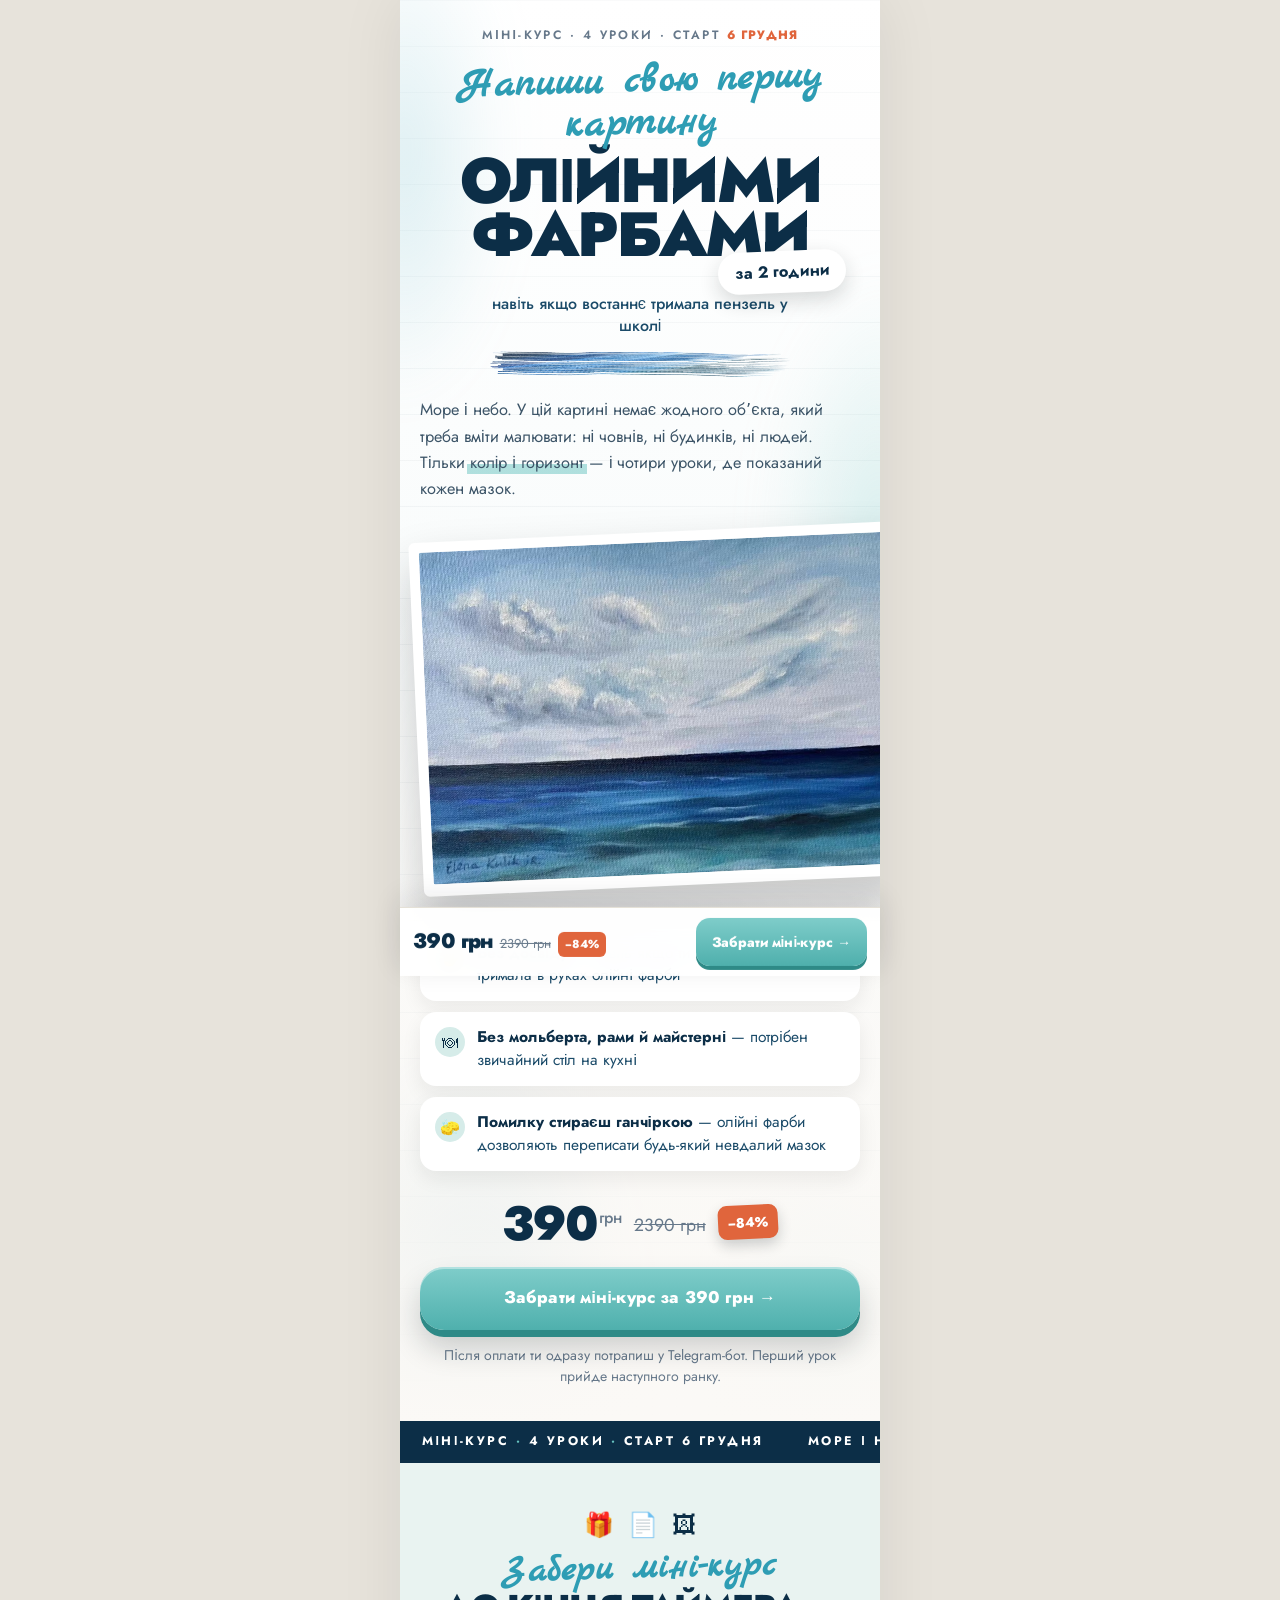
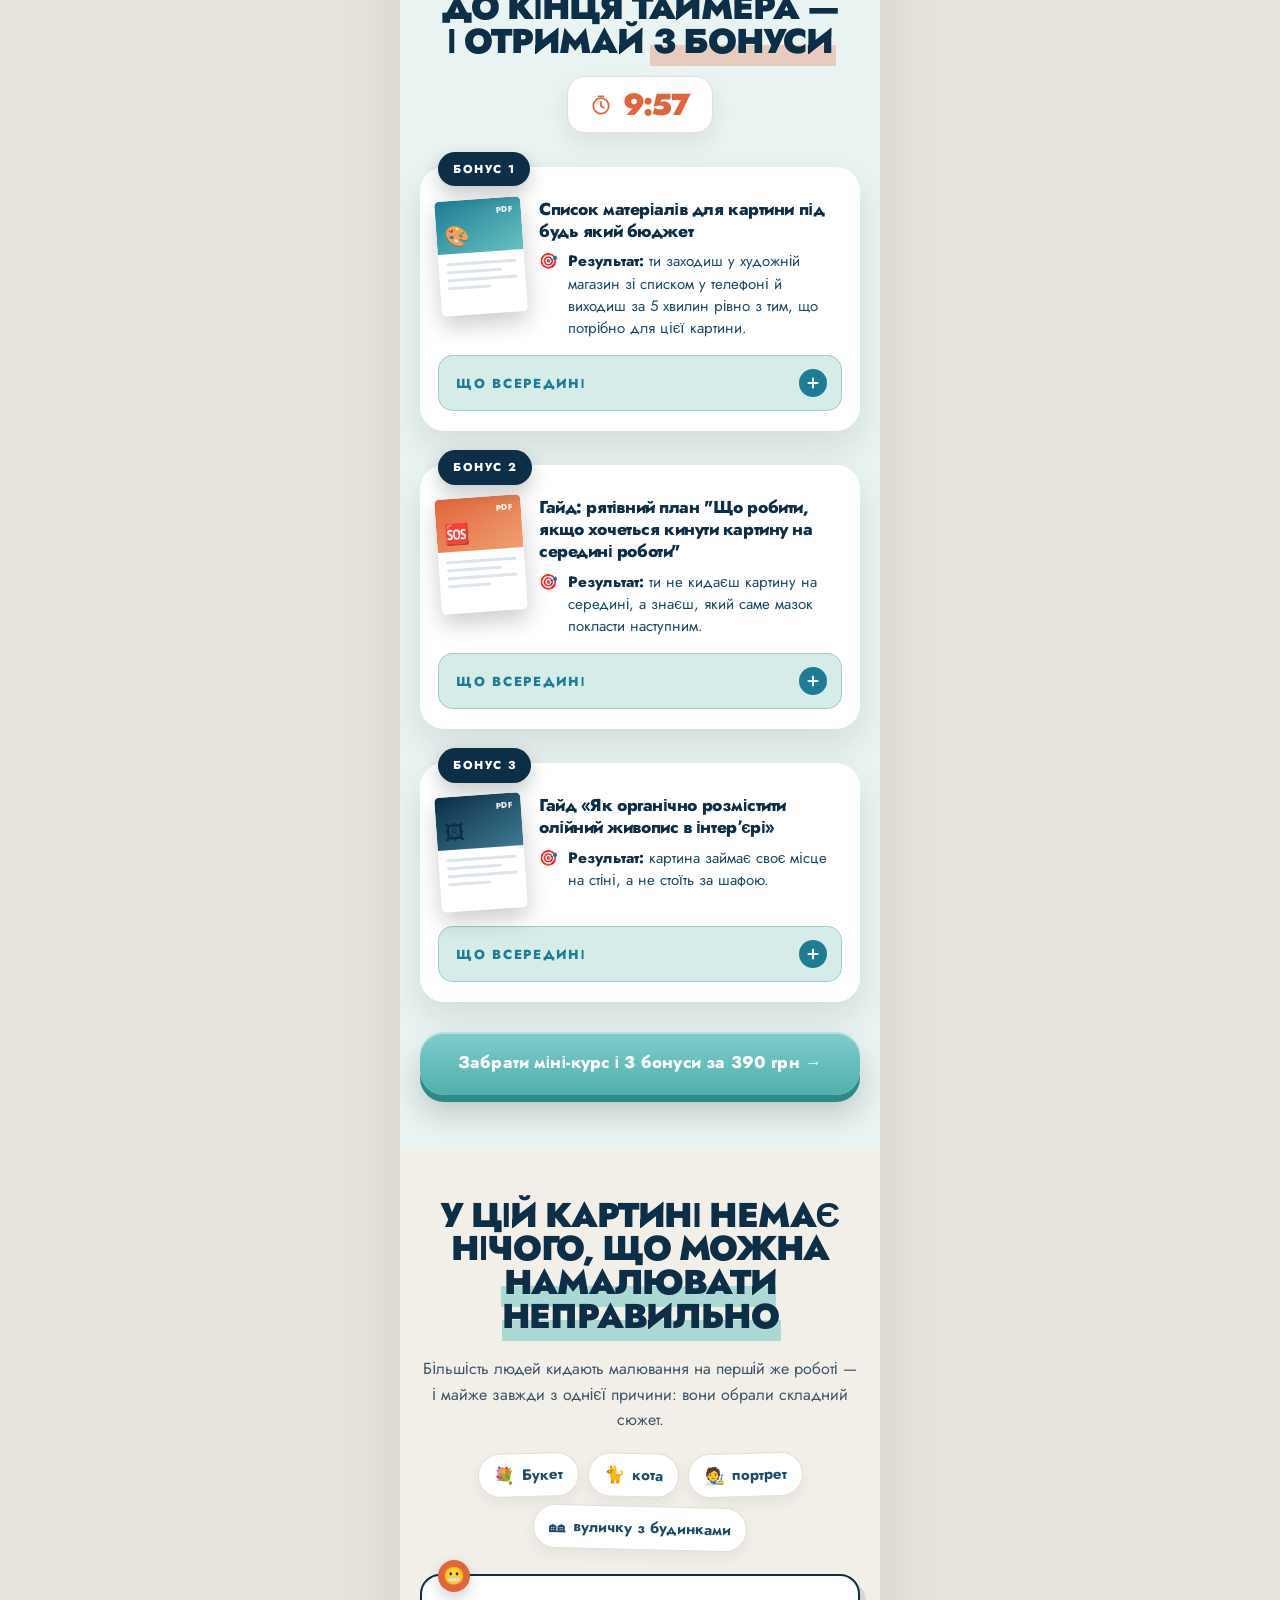
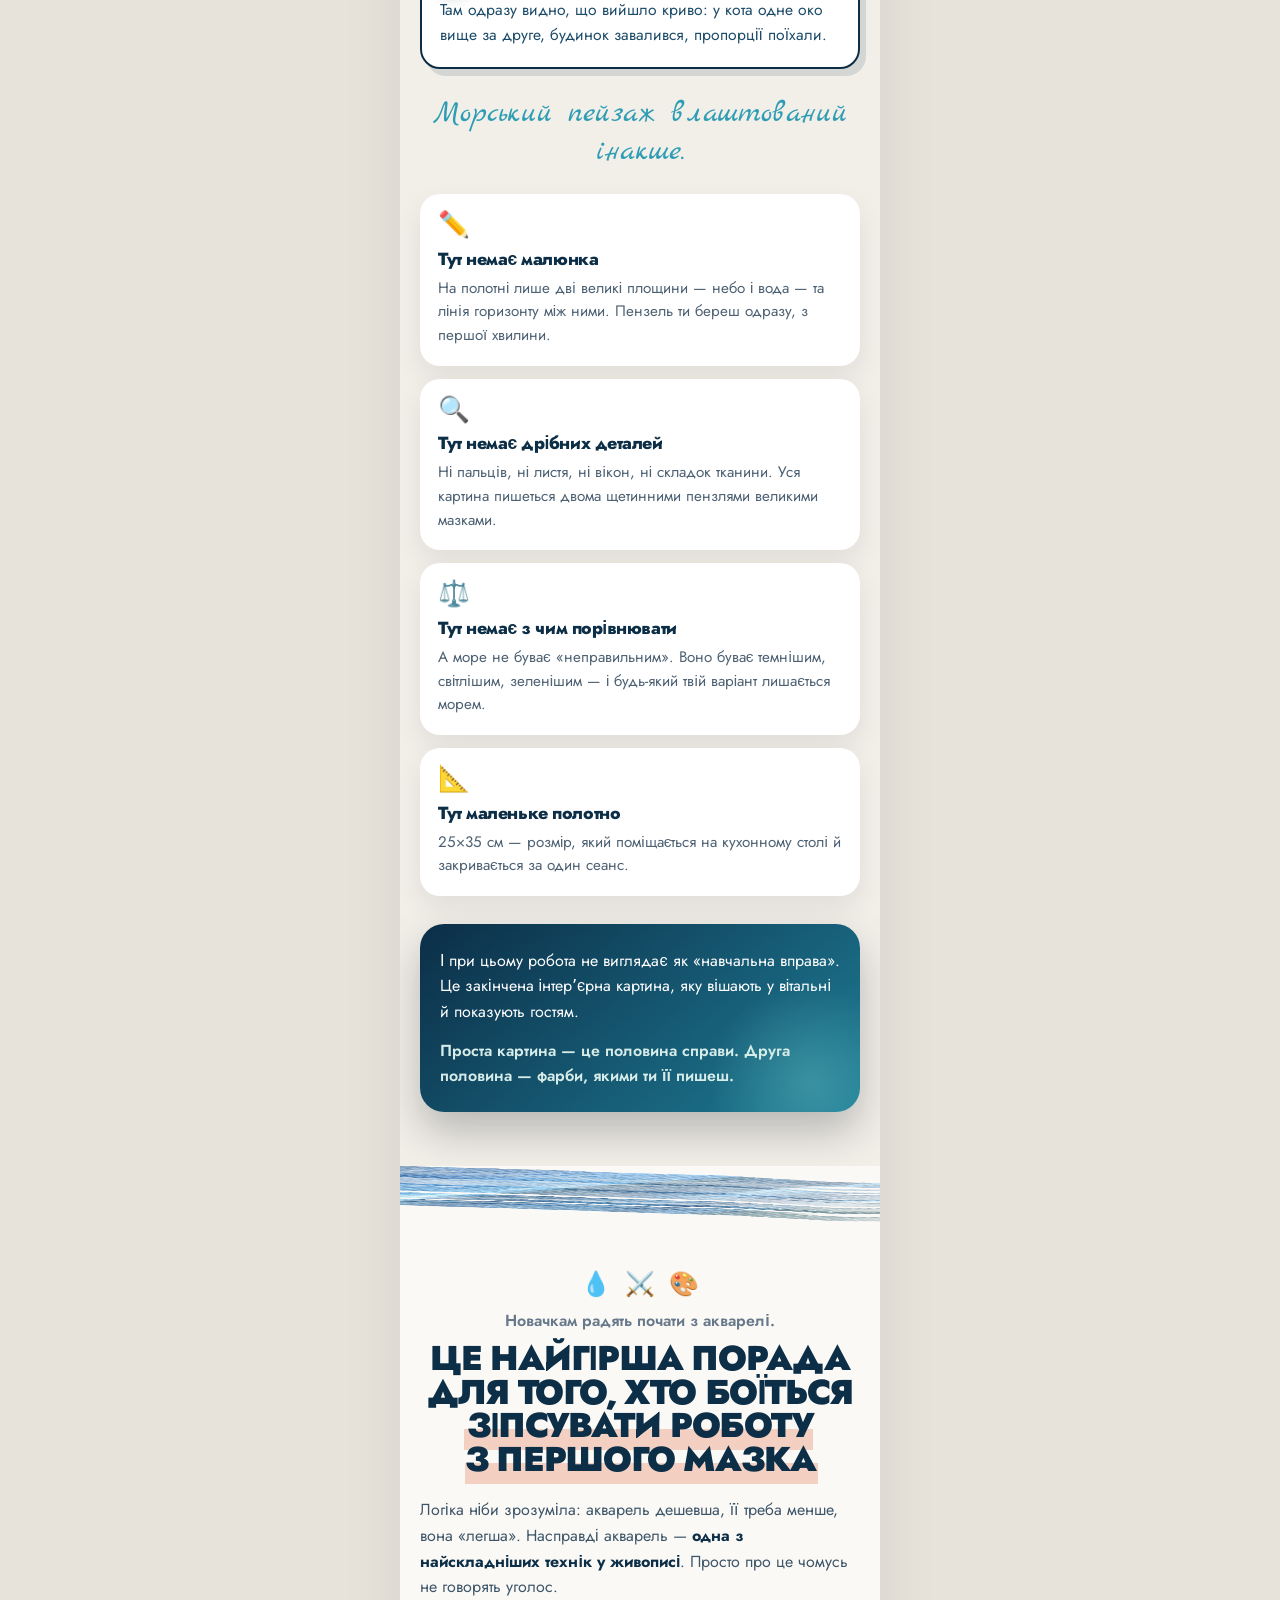
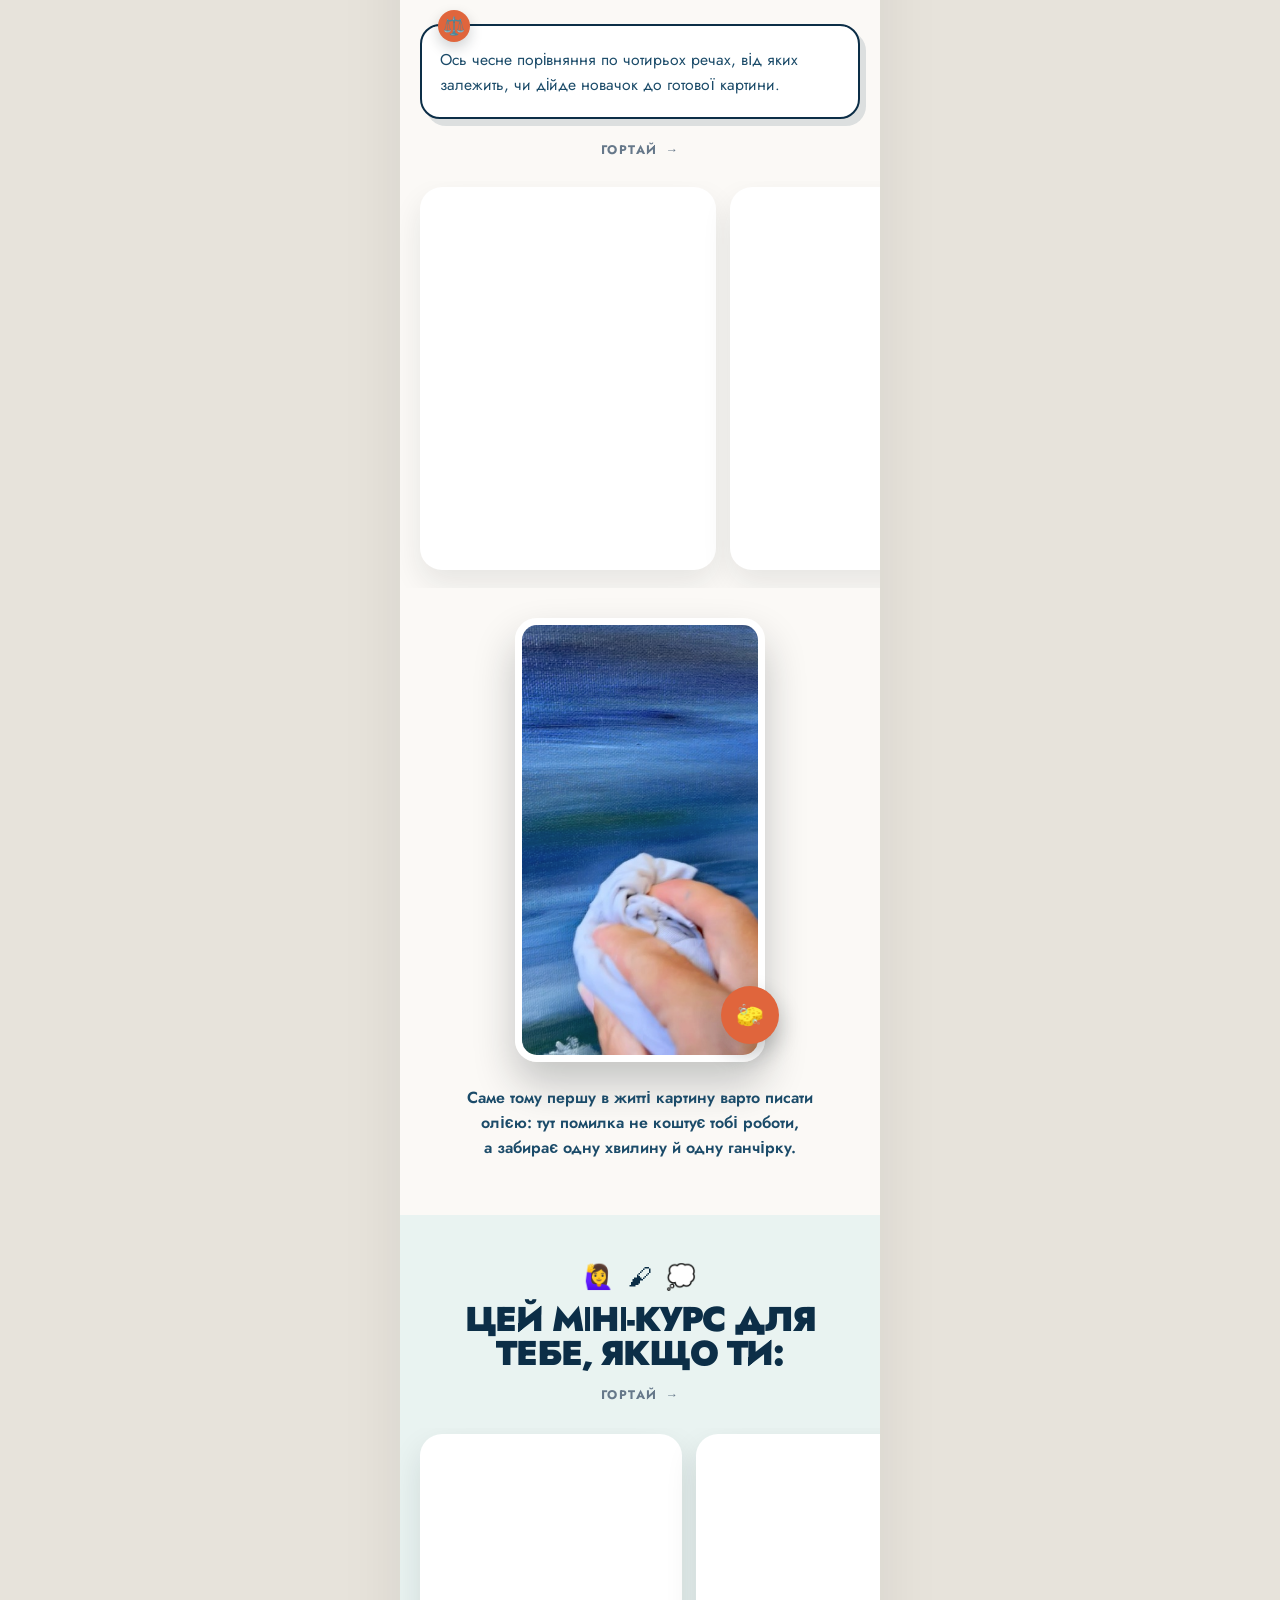
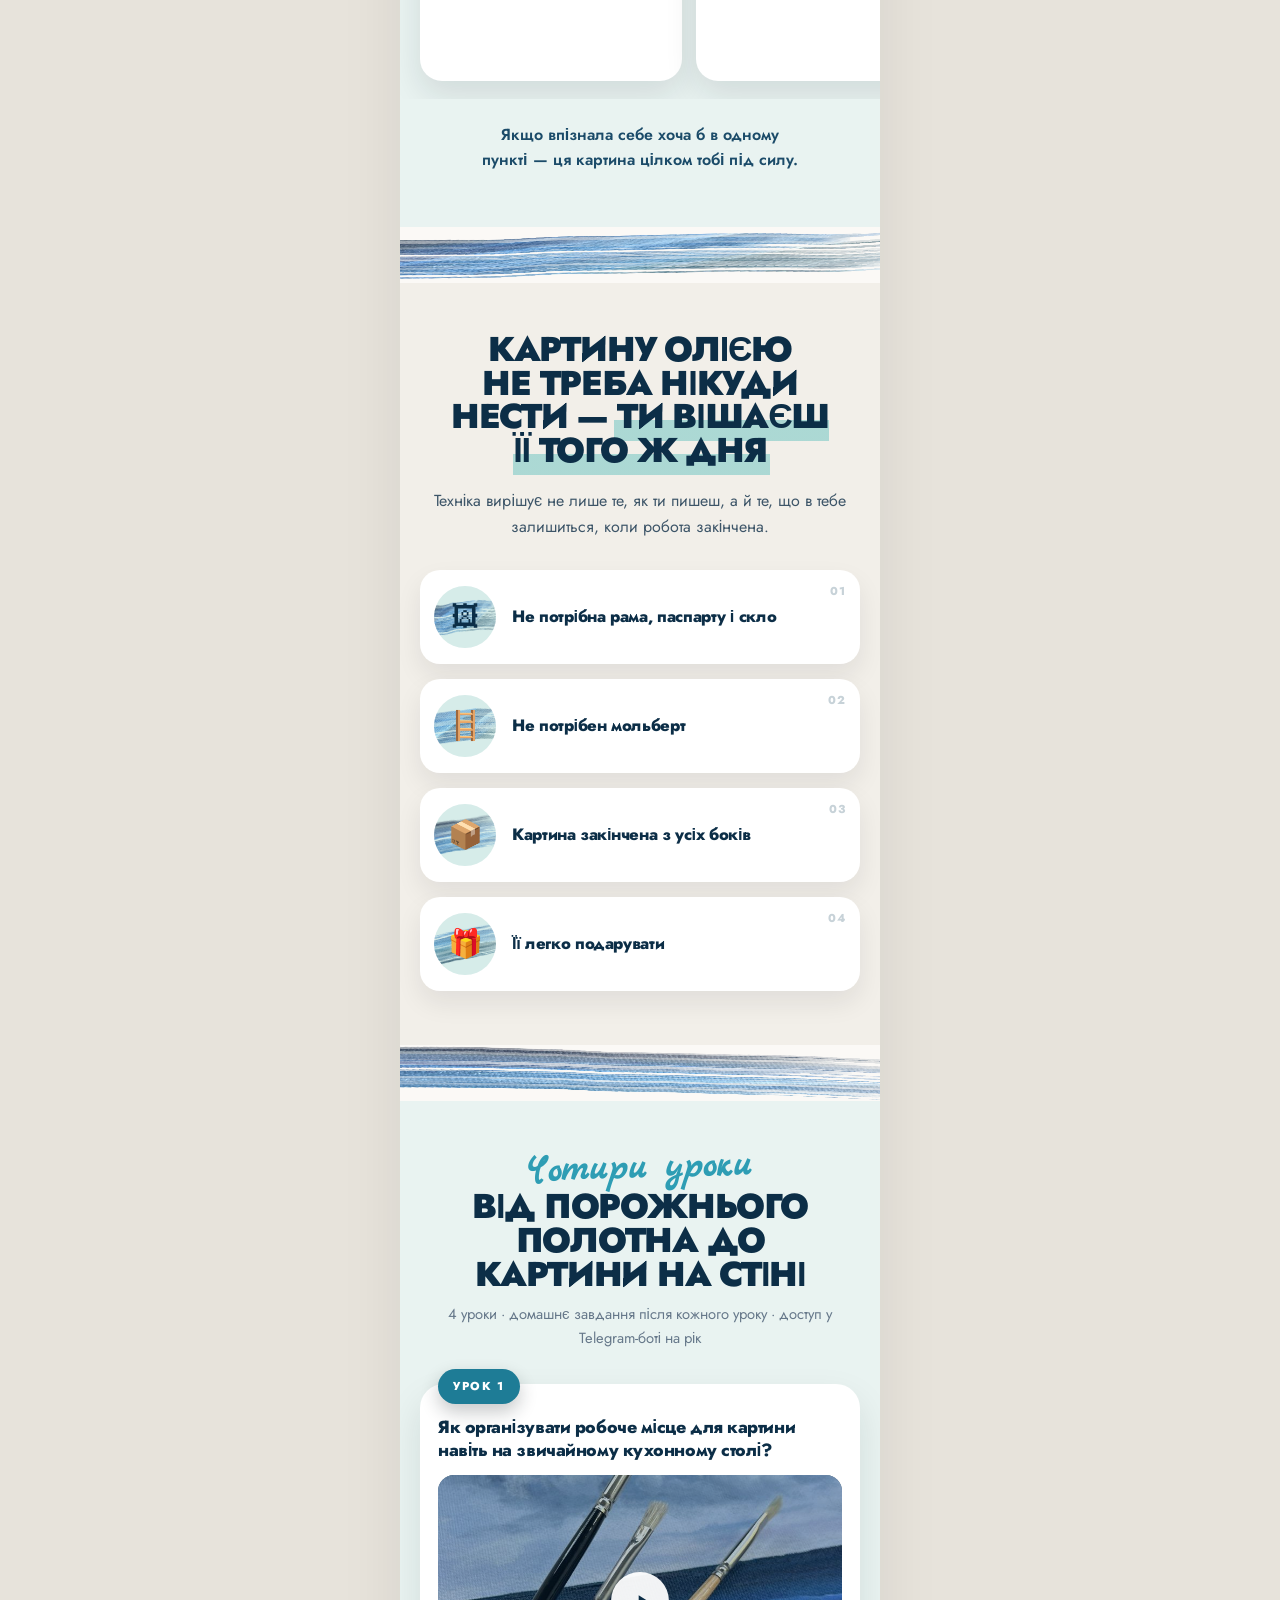
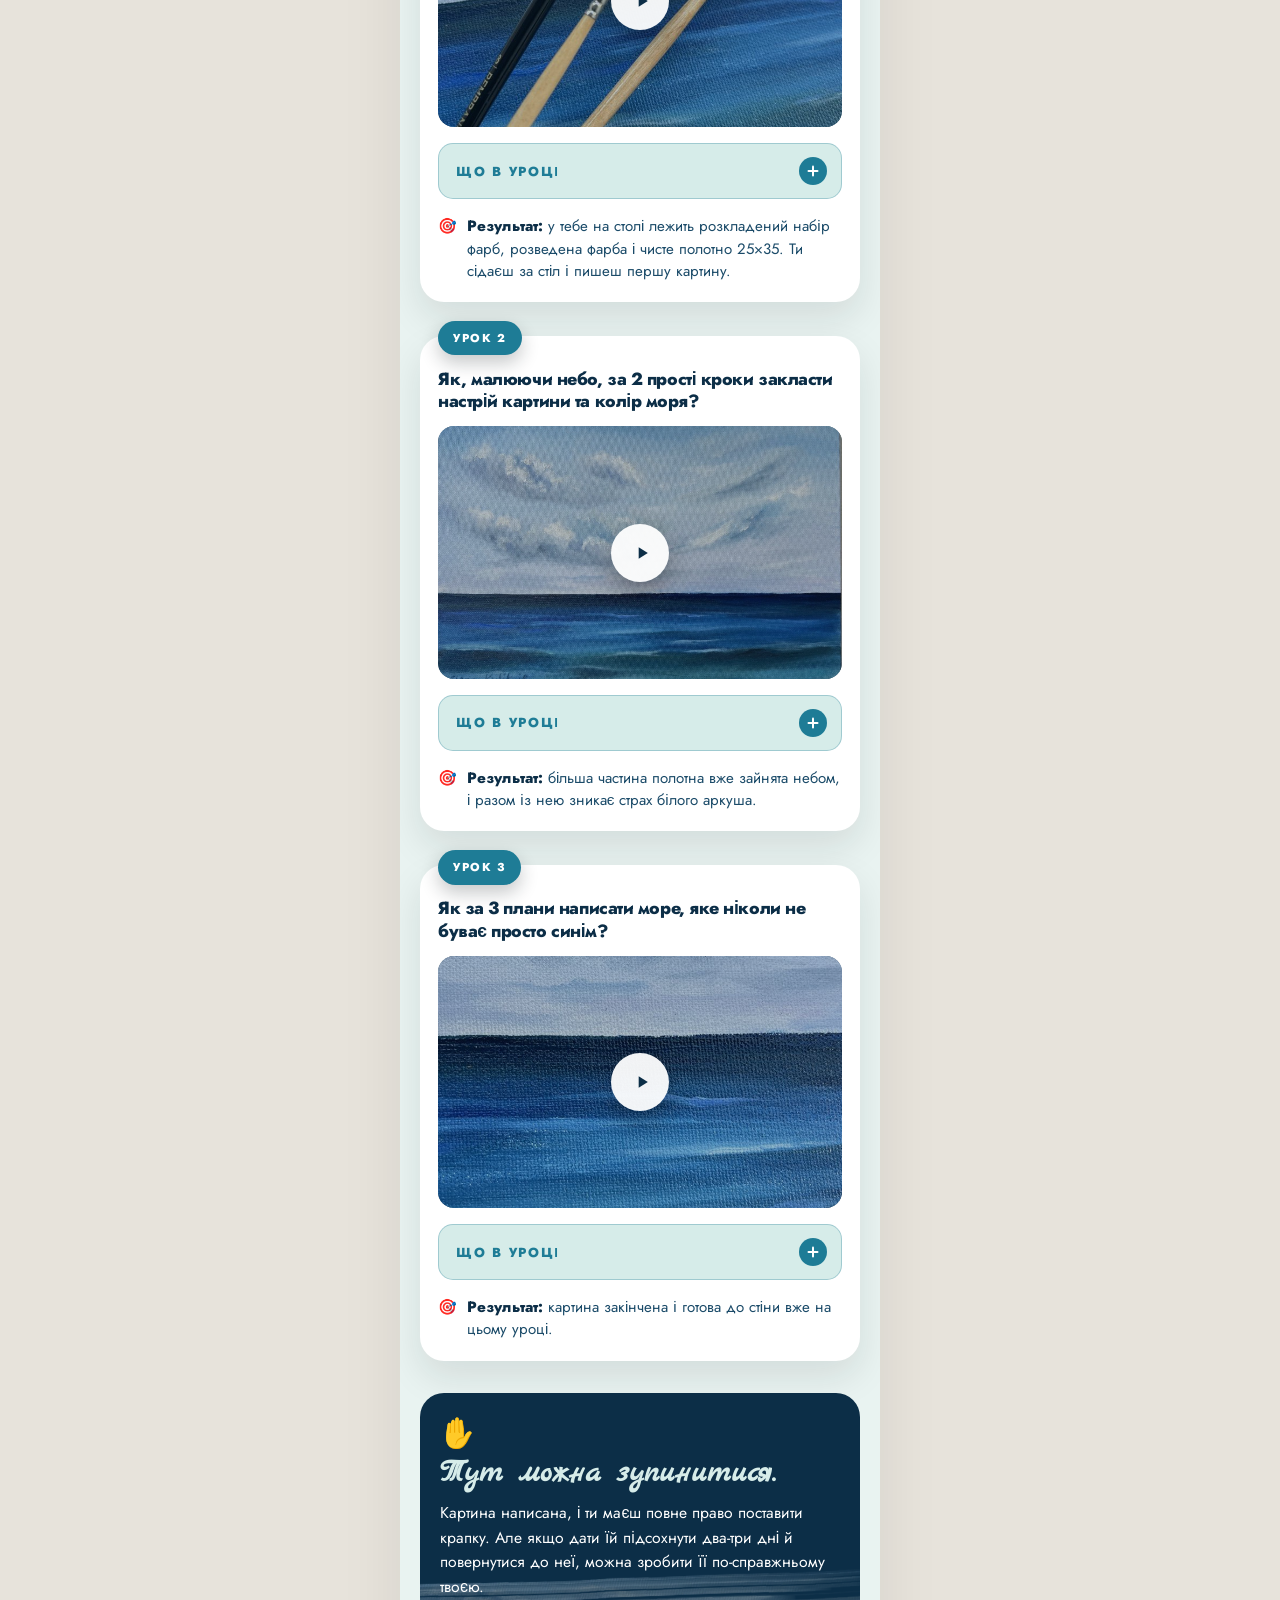
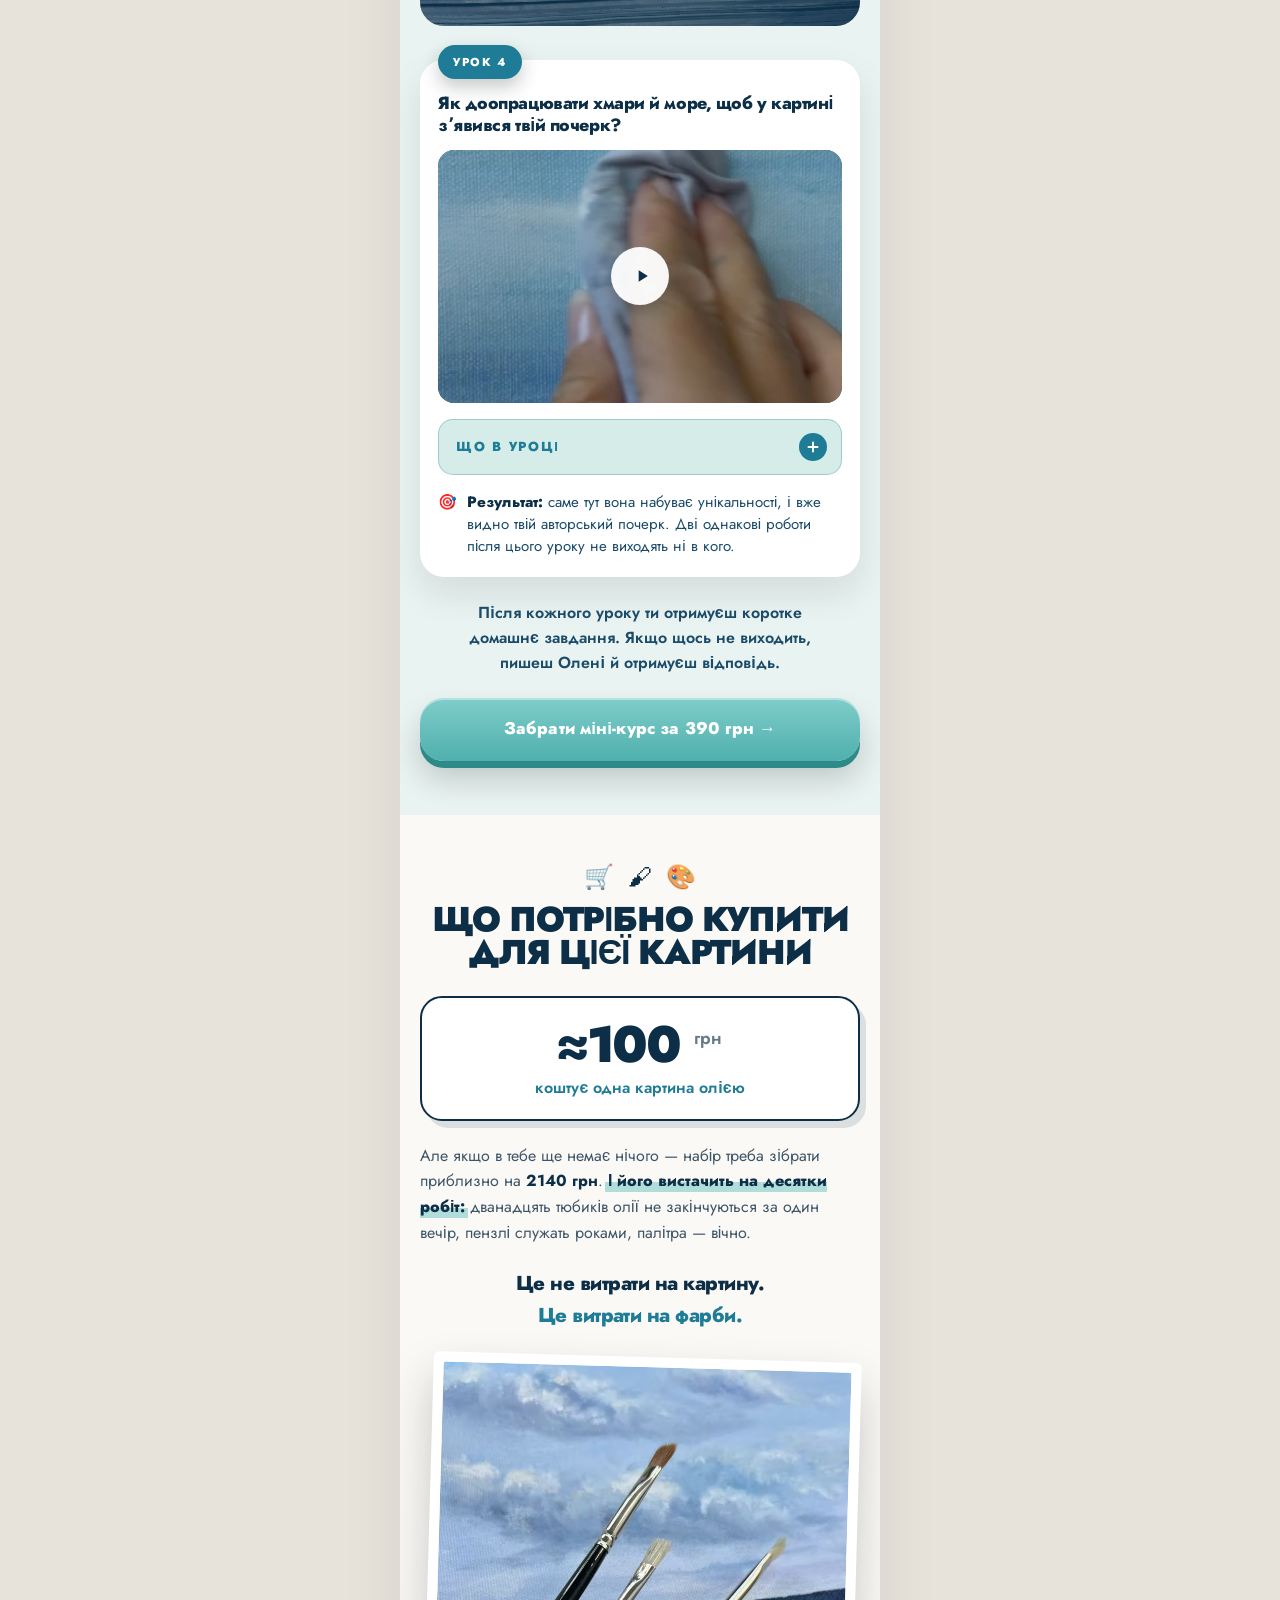
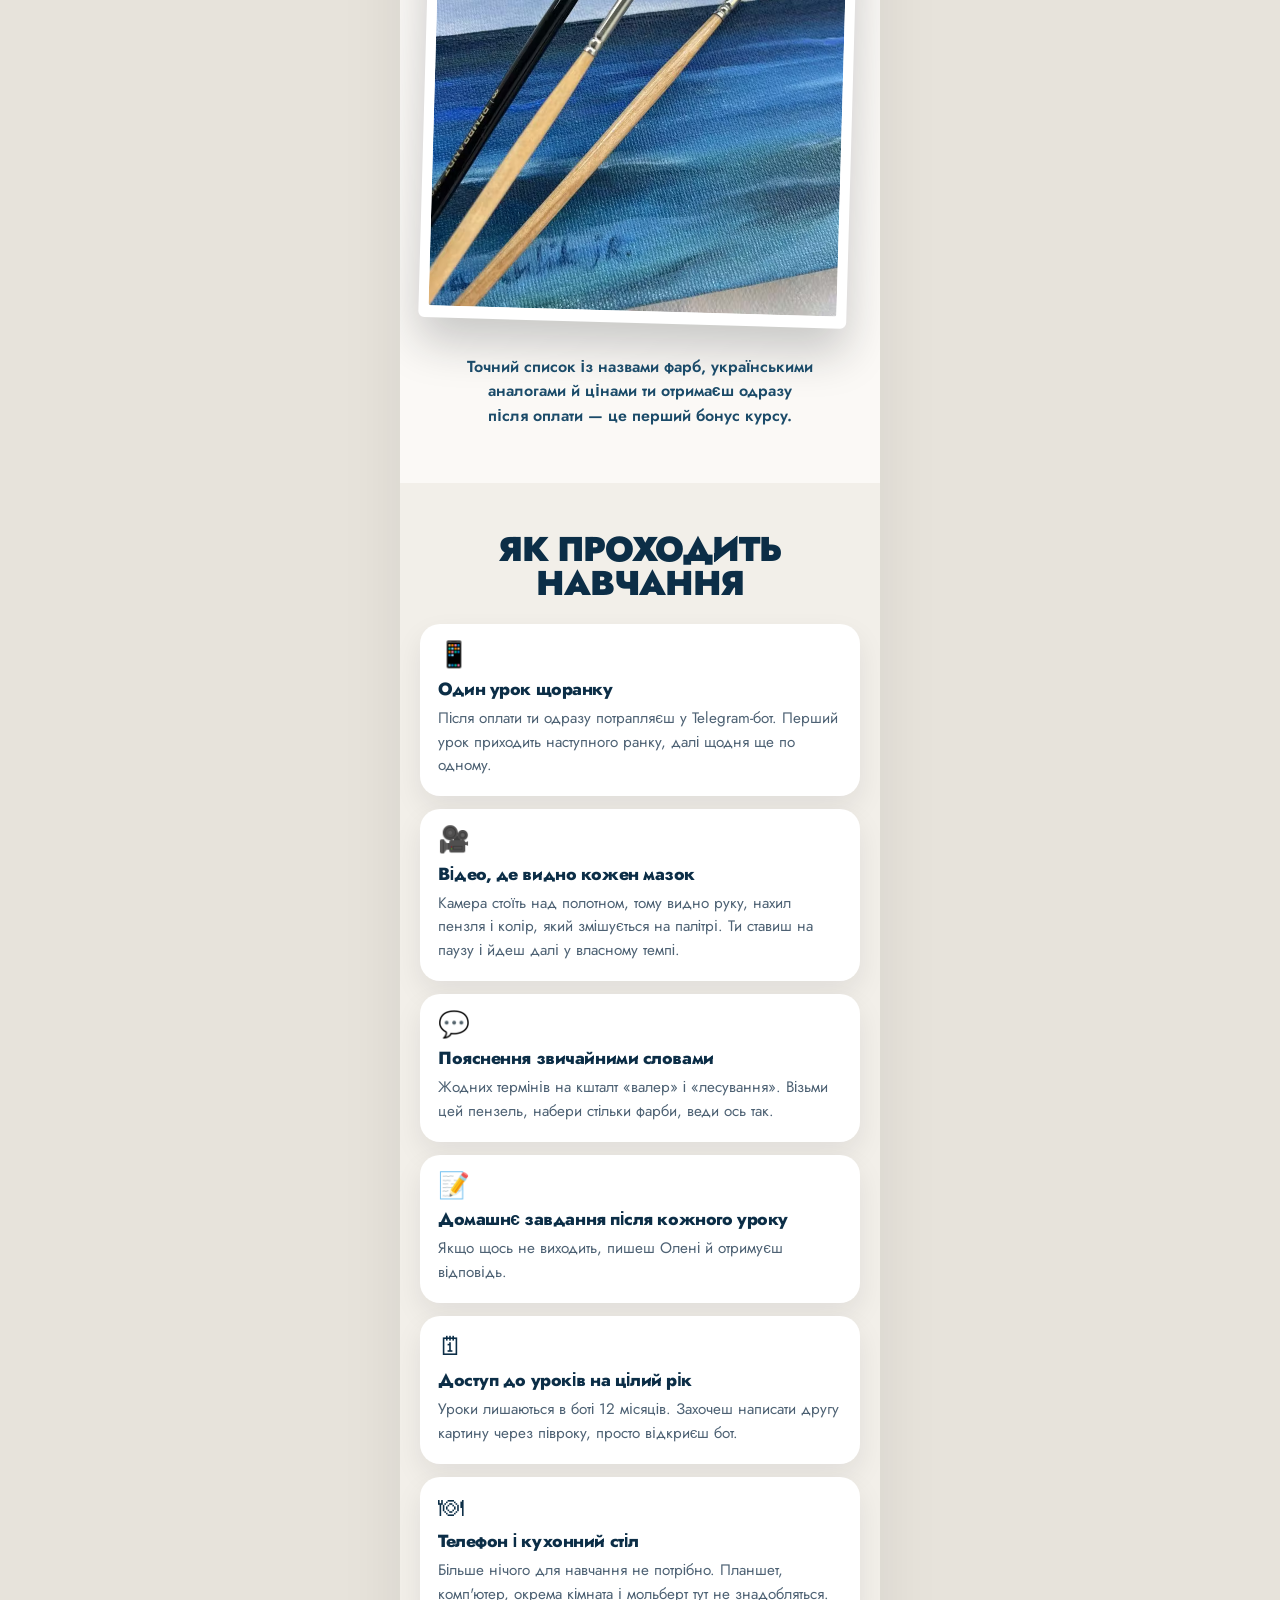
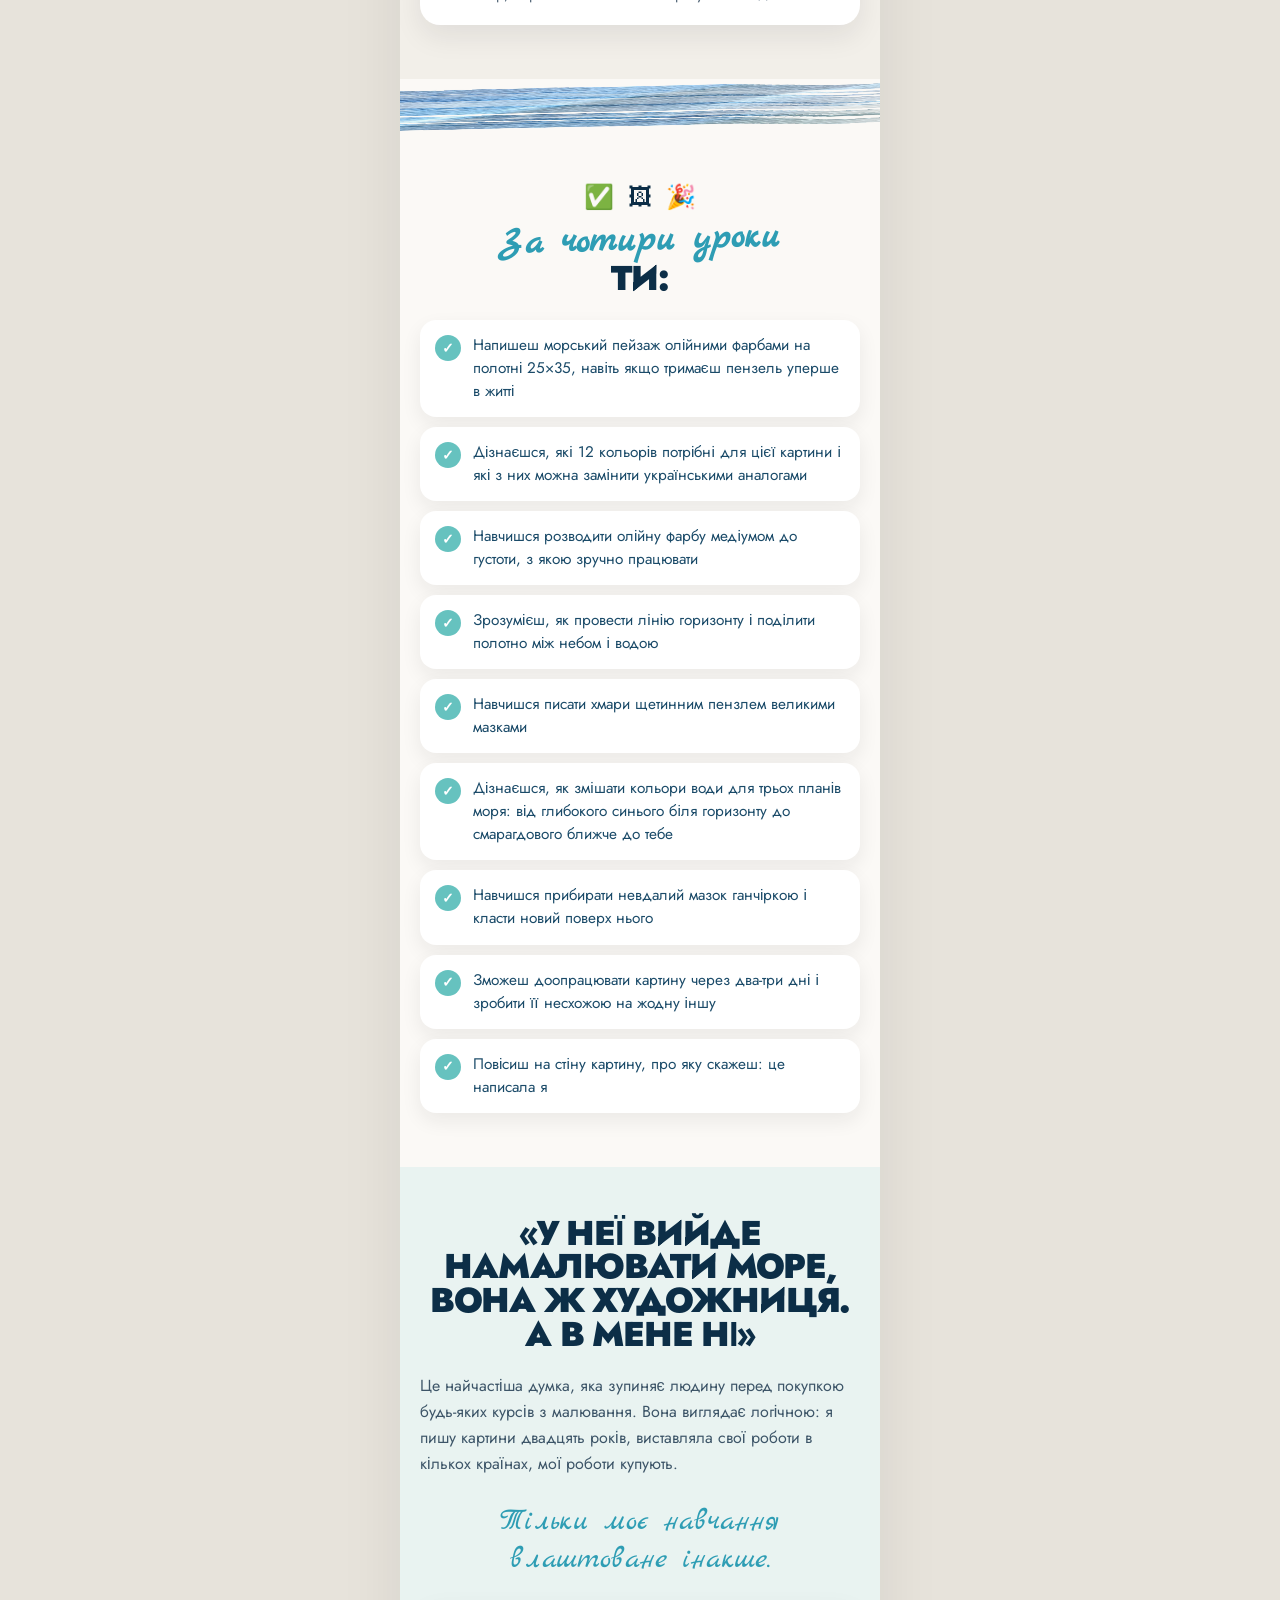
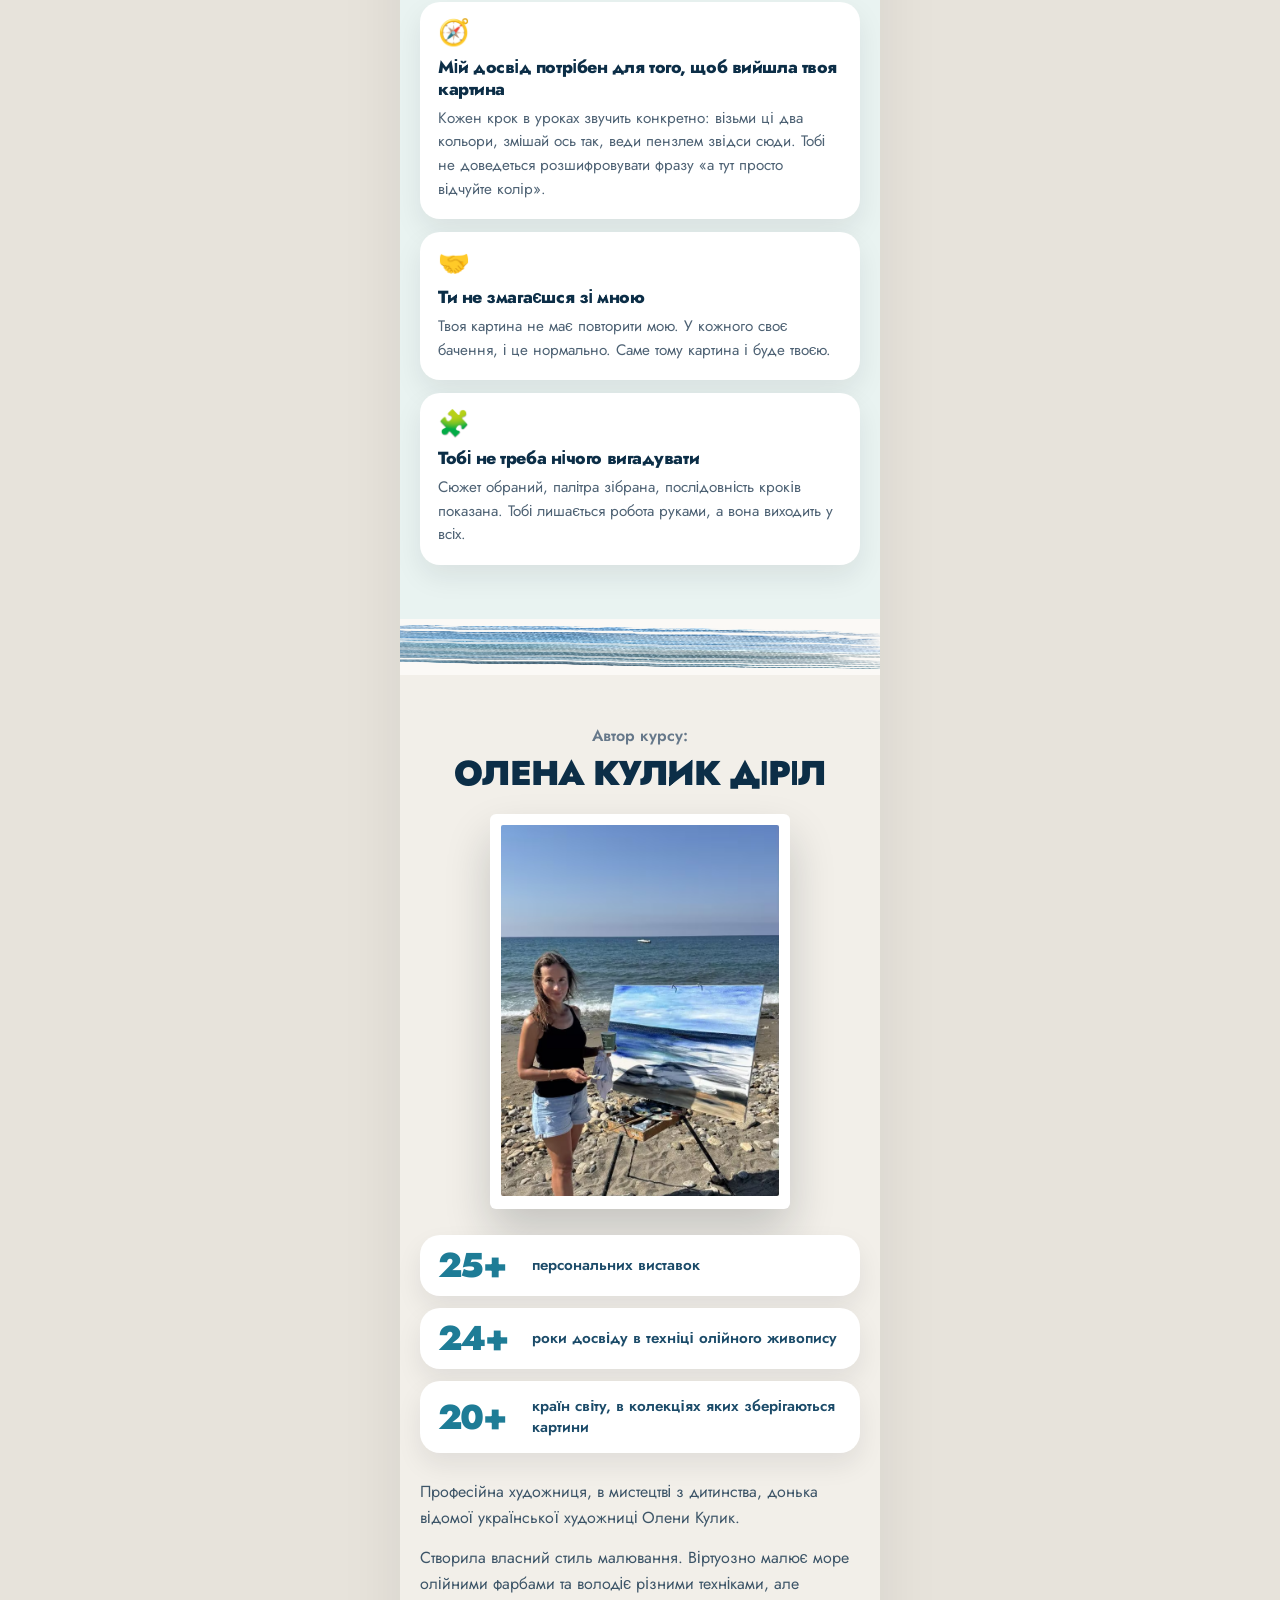
<file: morskyi-peyzazh/index.html>
<!doctype html>
<html lang="uk">
<head>
<meta charset="utf-8">
<!-- Meta Pixel -->
<script src="/pixel.js" async></script>
<noscript><img height="1" width="1" style="display:none" alt=""
src="https://www.facebook.com/tr?id=1643966413961899&amp;ev=PageView&amp;noscript=1"></noscript>
<!-- /Meta Pixel -->
<meta name="viewport" content="width=device-width,initial-scale=1">
<title>Швидкий морський пейзаж — міні-курс Олени Кулик Діріл</title>
<meta name="description" content="Напиши свою першу картину олійними фарбами за 2 години — навіть якщо востаннє тримала пензель у школі. Міні-курс, 4 уроки.">
<link rel="preconnect" href="https://fonts.googleapis.com" crossorigin>
<link rel="preconnect" href="https://fonts.gstatic.com" crossorigin>
<link href="https://fonts.googleapis.com/css2?family=Jost:wght@300;400;500;600;700;800;900&family=Marck+Script&display=swap" rel="stylesheet">
<link rel="preload" as="image" href="assets/painting.avif" type="image/avif" fetchpriority="high">
<script>document.documentElement.className+=" js"</script>
<style>
:root{
  --ink:#0C2E47; --ink2:#1B4B69;
  --sea:#1E7C96; --sea-l:#2E9DB4;
  --aqua:#66C2BF; --aqua-d:#3FA5A2; --aqua-sh:#2E8A87;
  --foam:#D6ECE9; --paper:#FBF9F6; --paper2:#F2EFE9; --mint:#E9F3F1;
  --gray:#66788A; --line:#E4DFD5; --coral:#E0653C;
  --font:'Jost',-apple-system,'SF Pro Display','Helvetica Neue',Arial,sans-serif;
  --script:'Marck Script',cursive;
}
*{box-sizing:border-box;margin:0;padding:0}
html{-webkit-text-size-adjust:100%;scroll-behavior:smooth}
body{font-family:var(--font);background:#E7E3DB;color:var(--ink);line-height:1.6;-webkit-font-smoothing:antialiased;font-size:17px}
img,video{display:block;max-width:100%}
a{color:inherit}
:focus-visible{outline:3px solid var(--sea-l);outline-offset:3px;border-radius:6px}
.phone{max-width:480px;margin:0 auto;background:var(--paper);position:relative;overflow:hidden}
@media(min-width:520px){.phone{box-shadow:0 0 60px rgba(0,0,0,.08)}}

.hl{background:linear-gradient(180deg,transparent 58%,rgba(102,194,191,.5) 58%);padding:0 3px;margin:0 -3px}
.hl-c{background:linear-gradient(180deg,transparent 58%,rgba(224,101,60,.28) 58%);padding:0 3px;margin:0 -3px}

/* ---------- paint strokes ---------- */
.ps{position:absolute;display:block;pointer-events:none;background-repeat:no-repeat;background-size:100% 100%;z-index:1}
.ps-deep{background-image:url(assets/stroke-deep.webp)}
.ps-blue{background-image:url(assets/stroke-blue.webp)}
.ps-teal{background-image:url(assets/stroke-teal.webp)}
.ps-sky{background-image:url(assets/stroke-sky.webp)}
.ps-short{background-image:url(assets/stroke-short.webp)}
.divider{position:relative;height:56px;overflow:hidden}
.divider .ps{left:-14%;right:-14%;width:128%;top:50%;height:44px;transform:translateY(-50%) rotate(-1.4deg);opacity:.75}
.divider.alt .ps{transform:translateY(-50%) rotate(1.6deg)}

/* ---------- marquee ---------- */
.marquee{background:var(--ink);color:#fff;overflow:hidden;padding:11px 0;position:relative;z-index:4}
.marquee div{display:flex;width:max-content;animation:run 26s linear infinite}
.marquee span{padding:0 22px;font-size:.78rem;font-weight:700;letter-spacing:.2em;text-transform:uppercase;white-space:nowrap}
.marquee i{font-style:normal;color:var(--aqua)}
@keyframes run{to{transform:translateX(-50%)}}

/* ===================== HERO ===================== */
.hero{position:relative;padding:26px 0 34px;overflow:hidden}
.hero-bg{position:absolute;inset:0;z-index:0;overflow:hidden}
.hero-bg .wall{position:absolute;inset:0;background:repeating-linear-gradient(180deg,rgba(12,46,71,.05) 0 1px,transparent 1px 46px),linear-gradient(180deg,#FFFFFF 0%,#F7FAFA 48%,var(--paper) 100%)}
.hero-bg .bokeh{position:absolute;inset:-8%;background:radial-gradient(30% 22% at 6% 16%,rgba(46,157,180,.3),transparent 70%),radial-gradient(34% 24% at 96% 40%,rgba(102,194,191,.34),transparent 70%),radial-gradient(40% 26% at 20% 88%,rgba(30,124,150,.24),transparent 72%),radial-gradient(28% 20% at 84% 92%,rgba(214,236,233,.9),transparent 72%);filter:blur(24px)}
.hero-bg .veil{position:absolute;inset:0;background:linear-gradient(180deg,rgba(255,255,255,.55) 0%,rgba(255,255,255,.2) 40%,rgba(251,249,246,.75) 86%,var(--paper) 100%)}
.hero-in{position:relative;z-index:3;padding:0 20px}

.eyebrow{display:block;text-align:center;font-size:.76rem;font-weight:600;letter-spacing:.2em;text-transform:uppercase;color:var(--gray);margin-bottom:16px}
.eyebrow b{color:var(--coral);font-weight:800;letter-spacing:.1em;white-space:nowrap}

h1{margin:0;position:relative;text-align:center}
.h1-script{display:block;font-family:var(--script);font-size:clamp(1.95rem,8.8vw,2.6rem);line-height:1.02;color:var(--sea-l);transform:rotate(-1.6deg);margin:0 0 8px}
.h1-big{display:block;font-weight:900;text-transform:uppercase;font-size:clamp(2.75rem,12.9vw,3.9rem);line-height:.86;letter-spacing:-.045em;color:var(--ink)}
.h1-big .l2{display:block;position:relative}
.pill{display:inline-block;position:relative;z-index:4;margin:-11px 14px 0 auto;float:right;clear:both;background:#fff;color:var(--ink);font-size:1.02rem;font-weight:700;letter-spacing:-.01em;padding:8px 17px;border-radius:999px;transform:rotate(-2.4deg);box-shadow:0 8px 20px rgba(22,28,34,.16)}
.h1-tail{display:block;clear:both;margin:20px auto 0;max-width:20em;text-align:center;font-size:1rem;line-height:1.4;font-weight:500;color:var(--ink2)}
.h1-stroke{position:relative;display:block;width:78%;max-width:300px;height:26px;margin:14px auto 0;opacity:.85}
.lede{margin:20px 0 0;font-size:1.02rem;line-height:1.6;color:#3D5568}

.showcase{position:relative;margin:30px -20px 0;padding:0 0 8px}
.print{position:relative;margin-left:16px;margin-right:-26px;background:#fff;padding:10px 10px 12px;border-radius:6px;box-shadow:0 24px 46px rgba(22,28,34,.22);transform:rotate(-2.6deg)}
.print img{width:100%;aspect-ratio:1400/988;object-fit:cover;border-radius:2px}

.checks{list-style:none;margin:34px 0 0;display:flex;flex-direction:column;gap:11px}
.checks li{display:flex;gap:12px;align-items:flex-start;background:#fff;border-radius:16px;padding:14px 15px;box-shadow:0 8px 20px rgba(22,28,34,.07)}
.checks .ic{flex:0 0 30px;width:30px;height:30px;border-radius:50%;background:var(--foam);display:grid;place-items:center;margin-top:1px;font-size:1rem}
.checks .tx{font-size:.97rem;line-height:1.48;color:var(--ink2)}
.checks b{font-weight:700;color:var(--ink)}

.pricerow{display:flex;align-items:flex-end;gap:12px;justify-content:center;margin:32px 0 0}
.p-now{font-size:3rem;font-weight:900;letter-spacing:-.045em;line-height:.88}
.p-now sup{font-size:1rem;font-weight:500;vertical-align:super;color:var(--gray);margin-left:2px;letter-spacing:0}
.p-old{font-size:1.1rem;color:var(--gray);text-decoration:line-through;padding-bottom:6px}
.p-off{background:var(--coral);color:#fff;font-size:.86rem;font-weight:800;padding:6px 10px;border-radius:9px;margin-bottom:6px;transform:rotate(-3deg);box-shadow:0 6px 14px rgba(22,28,34,.2)}

.cta{display:block;width:100%;margin-top:22px;padding:20px 22px 21px;border:none;cursor:pointer;background:linear-gradient(180deg,#7FCDCA 0%,#4FB0AD 100%);color:#fff;border-radius:24px;font-family:var(--font);text-align:center;font-size:1.06rem;font-weight:800;line-height:1.28;letter-spacing:.01em;text-wrap:balance;box-shadow:0 7px 0 var(--aqua-sh),0 18px 30px rgba(22,28,34,.2),inset 0 2px 0 rgba(255,255,255,.4);position:relative;overflow:hidden;transition:transform .18s,box-shadow .18s}
a.cta{box-sizing:border-box;text-decoration:none}
.cta::before{content:'';position:absolute;top:0;left:-110%;width:55%;height:100%;background:linear-gradient(90deg,transparent,rgba(255,255,255,.35),transparent);transform:skewX(-20deg);transition:left .9s ease}
.cta:hover{transform:translateY(3px);box-shadow:0 4px 0 var(--aqua-sh),0 12px 22px rgba(22,28,34,.2),inset 0 2px 0 rgba(255,255,255,.4)}
.cta:hover::before{left:140%}
.cta.coral{background:linear-gradient(180deg,#EE7C51 0%,#D75A31 100%);box-shadow:0 7px 0 #A8401D,0 18px 30px rgba(22,28,34,.2),inset 0 2px 0 rgba(255,255,255,.35)}
.cta.coral:hover{box-shadow:0 4px 0 #A8401D,0 12px 22px rgba(22,28,34,.2),inset 0 2px 0 rgba(255,255,255,.35)}
.micro{margin-top:15px;font-size:.88rem;line-height:1.5;color:var(--gray);text-align:center}

.timer{display:inline-flex;align-items:center;gap:12px;background:#fff;border:1px solid var(--line);border-radius:18px;padding:12px 22px;box-shadow:0 10px 24px rgba(22,28,34,.08)}
.timer svg{flex:0 0 22px;color:var(--coral)}
.timer .val{font-size:1.9rem;font-weight:900;letter-spacing:-.03em;color:var(--coral);font-variant-numeric:tabular-nums;line-height:1}
.timer-wrap{display:flex;justify-content:center;margin-top:24px}

/* ===================== SECTIONS ===================== */
.sec{position:relative;padding:50px 20px 54px;overflow:hidden}
.sec>*{position:relative;z-index:2}
.sec-mint{background:var(--mint)}
.sec-paper{background:var(--paper2)}
.sec-white{background:var(--paper)}
.sec-deep{background:linear-gradient(160deg,#0C2E47,#12506B);color:#EAF3F4}

h2{margin:0 0 16px;text-align:center}
.h2-kicker{display:block;font-size:1rem;font-weight:600;line-height:1.35;color:var(--gray);margin-bottom:10px;text-wrap:balance}
.h2-script{display:block;font-family:var(--script);font-size:clamp(1.85rem,8vw,2.35rem);line-height:1;color:var(--sea-l);transform:rotate(-1.6deg);margin-bottom:2px}
.h2-big{display:block;font-weight:900;text-transform:uppercase;font-size:clamp(1.7rem,7.3vw,2.15rem);line-height:.98;letter-spacing:-.035em;color:var(--ink);text-wrap:balance}
.sec-deep .h2-big{color:#fff}
.sec-deep .h2-script{color:var(--foam)}
.lead{font-size:1rem;line-height:1.62;color:#3D5568}
.sec-deep .lead{color:#C3DAE0}
.lead+.lead{margin-top:14px}
.turn{font-family:var(--script);font-size:1.95rem;line-height:1.2;color:var(--sea-l);margin:26px 0 4px;transform:rotate(-1deg);text-align:center}
.note{margin-top:24px;font-size:1rem;line-height:1.55;color:var(--ink2);text-align:center;font-weight:600;text-wrap:balance}
.emoji-rail{display:flex;justify-content:center;gap:14px;font-size:1.5rem;margin:0 0 14px;line-height:1}
.emoji-rail span{animation:bob 4.5s ease-in-out infinite}
.emoji-rail span:nth-child(2){animation-delay:.5s}
.emoji-rail span:nth-child(3){animation-delay:1s}
@keyframes bob{0%,100%{transform:translateY(0) rotate(-4deg)}50%{transform:translateY(-7px) rotate(4deg)}}

/* chips + callout */
.chips{display:flex;flex-wrap:wrap;gap:9px;justify-content:center;margin:20px 0 0}
.chips span b{font-weight:400;font-size:1.05rem;line-height:1}
.chips span{display:inline-flex;align-items:center;gap:7px;background:#fff;border:1px solid var(--line);border-radius:999px;padding:9px 15px;font-size:.94rem;font-weight:700;color:var(--ink2);box-shadow:0 6px 14px rgba(22,28,34,.06)}
.chips span:nth-child(odd){transform:rotate(-1.6deg)}
.chips span:nth-child(even){transform:rotate(1.4deg)}
.callout{margin-top:24px;position:relative;background:#fff;border:2px solid var(--ink);border-radius:20px;padding:22px 18px 20px;font-size:.98rem;line-height:1.55;color:var(--ink2);box-shadow:6px 7px 0 rgba(12,46,71,.13)}
.callout .tag{position:absolute;top:-16px;left:16px;background:var(--coral);color:#fff;font-size:1.1rem;width:32px;height:32px;border-radius:50%;display:grid;place-items:center;box-shadow:0 6px 14px rgba(22,28,34,.2)}

/* generic card list */
.tlist{list-style:none;margin:24px 0 0;display:flex;flex-direction:column;gap:13px}
.tlist li{position:relative;background:#fff;border-radius:20px;padding:18px;box-shadow:0 12px 28px rgba(22,28,34,.08)}
.tlist h3{font-size:1.1rem;font-weight:800;letter-spacing:-.025em;margin-bottom:7px;line-height:1.25}
.tlist p{font-size:.95rem;line-height:1.56;color:#4E6274}
.tlist .emj{display:block;font-size:1.6rem;line-height:1;margin-bottom:10px}

.closebox{margin-top:28px;background:linear-gradient(140deg,#0C2E47,#1E7C96);color:#fff;border-radius:24px;padding:24px 20px;box-shadow:0 20px 42px rgba(22,28,34,.26);position:relative;overflow:hidden}
.closebox::after{content:'';position:absolute;right:-50px;bottom:-70px;width:200px;height:200px;border-radius:50%;background:radial-gradient(circle,rgba(102,194,191,.4),transparent 70%)}
.closebox p{font-size:1rem;line-height:1.58;position:relative;z-index:2}
.closebox p+p{margin-top:14px;font-weight:600;color:var(--foam)}

/* ---------- accordion ---------- */
.acc{margin-top:16px}
.acc summary{list-style:none;cursor:pointer;display:flex;align-items:center;justify-content:space-between;gap:12px;padding:13px 14px 13px 17px;font-size:.82rem;font-weight:800;letter-spacing:.13em;text-transform:uppercase;color:var(--sea);background:var(--foam);border:1.5px solid rgba(30,124,150,.3);border-radius:15px;transition:background .2s,transform .18s}
.acc summary:hover{background:#C8E5E1;transform:translateY(-1px)}
.acc[open] summary{border-bottom-left-radius:0;border-bottom-right-radius:0}
.acc summary::-webkit-details-marker{display:none}
.acc summary i{flex:0 0 28px;width:28px;height:28px;border-radius:50%;background:var(--sea);position:relative;transition:transform .25s}
.acc summary i::before,.acc summary i::after{content:'';position:absolute;left:50%;top:50%;background:#fff;border-radius:2px;transform:translate(-50%,-50%)}
.acc summary i::before{width:11px;height:2px}
.acc summary i::after{width:2px;height:11px;transition:opacity .25s}
.acc[open] summary i{transform:rotate(180deg)}
.acc[open] summary i::after{opacity:0}
.acc .inner p+p{margin-top:12px}
.acc .inner{padding:16px 17px 4px;animation:fade .35s ease;font-size:.95rem;line-height:1.56;color:#4E6274}
.acc ul.inner{list-style:none;display:flex;flex-direction:column;gap:9px}
.acc ul.inner li{position:relative;padding-left:22px}
.acc ul.inner li::before{content:'';position:absolute;left:3px;top:.62em;width:8px;height:8px;border-radius:50%;background:var(--aqua)}
@keyframes fade{from{opacity:0;transform:translateY(-6px)}to{opacity:1;transform:none}}

/* ---------- bonuses ---------- */
.bcard{position:relative;background:#fff;border-radius:24px;padding:24px 18px 20px;box-shadow:0 16px 36px rgba(22,28,34,.1);margin-top:34px}
.bnum{position:absolute;top:-15px;left:18px;background:var(--ink);color:#fff;border-radius:999px;font-size:.72rem;font-weight:800;letter-spacing:.14em;text-transform:uppercase;padding:8px 15px;box-shadow:0 8px 18px rgba(22,28,34,.24);z-index:3}
.btop{display:flex;gap:15px;align-items:flex-start;margin-top:8px}
.bcard h3{font-size:1.08rem;font-weight:800;letter-spacing:-.025em;line-height:1.26;margin:0 0 8px}
.bres{display:flex;gap:10px;font-size:.94rem;line-height:1.48;color:var(--ink2)}
.bres b{font-weight:800;color:var(--ink)}
.filecard{flex:0 0 86px;width:86px;aspect-ratio:3/4;border-radius:5px;position:relative;overflow:hidden;background:#fff;box-shadow:0 10px 22px rgba(22,28,34,.22);transform:rotate(-4deg);transition:transform .3s}
.bcard:hover .filecard{transform:rotate(-1deg) translateY(-3px)}
.filecard .band{position:absolute;left:0;right:0;top:0;height:46%;background:linear-gradient(150deg,var(--sea),var(--aqua))}
.filecard .band .e{position:absolute;left:8px;bottom:6px;font-size:1.25rem;line-height:1}
.filecard .band em{position:absolute;right:7px;top:6px;font-style:normal;font-size:.52rem;font-weight:800;letter-spacing:.1em;color:#fff;opacity:.9}
.filecard .rows{position:absolute;left:8px;right:8px;top:54%;display:flex;flex-direction:column;gap:5px}
.filecard .rows i{display:block;height:3px;border-radius:2px;background:#DCE4E8}
.filecard .rows i:nth-child(2){width:78%}
.filecard .rows i:nth-child(4){width:62%}
.filecard.f2 .band{background:linear-gradient(150deg,#E0653C,#EFA070)}
.filecard.f3 .band{background:linear-gradient(150deg,#0C2E47,#3E7A93)}

/* ---------- comparison ---------- */
.vs{display:flex;align-items:stretch;gap:14px;overflow-x:auto;scroll-snap-type:x mandatory;-webkit-overflow-scrolling:touch;scrollbar-width:none;margin:20px -20px 0;padding:6px 20px 18px}
.vs::-webkit-scrollbar{display:none}
.vsc{min-width:286px;max-width:296px;flex-shrink:0;scroll-snap-align:center;display:flex;flex-direction:column;background:#fff;border-radius:22px;overflow:hidden;box-shadow:0 14px 30px rgba(22,28,34,.09);content-visibility:auto;contain-intrinsic-size:290px 430px}
.vsc-h{display:flex;align-items:center;gap:10px;padding:14px 18px;background:var(--ink);color:#fff}
.vsc-h span{font-size:1.25rem;line-height:1}
.vsc-h b{font-size:.82rem;font-weight:800;letter-spacing:.16em;text-transform:uppercase}
.side{padding:16px 18px;font-size:.95rem;line-height:1.55;flex:1}
.side .who{display:flex;align-items:center;gap:8px;font-weight:800;font-size:.78rem;letter-spacing:.12em;text-transform:uppercase;margin-bottom:7px}
.side .who .mk{width:22px;height:22px;border-radius:50%;display:grid;place-items:center;font-size:.72rem;color:#fff}
.side.water{background:#F5F4F1;color:#5F6A74}
.side.water .who{color:#8E9AA4}
.side.water .mk{background:#AFB8C0}
.side.oil{color:var(--ink2);background:linear-gradient(180deg,rgba(102,194,191,.14),rgba(102,194,191,.05))}
.side.oil .who{color:var(--sea)}
.side.oil .mk{background:var(--aqua-d)}
.clip{margin:30px auto 0;width:min(250px,72%);position:relative}
.clip video{width:100%;aspect-ratio:9/16;object-fit:cover;border-radius:22px;border:7px solid #fff;box-shadow:0 22px 42px rgba(22,28,34,.24)}
.clip .badge{position:absolute;right:-14px;bottom:18px;background:var(--coral);color:#fff;width:58px;height:58px;border-radius:50%;display:grid;place-items:center;font-size:1.4rem;box-shadow:0 10px 22px rgba(22,28,34,.28);animation:bob 4s ease-in-out infinite}

/* ---------- swipe gallery ---------- */
.swipe{display:flex;align-items:flex-start;gap:14px;overflow-x:auto;scroll-snap-type:x mandatory;-webkit-overflow-scrolling:touch;scrollbar-width:none;margin:22px -20px 0;padding:6px 20px 18px}
.swipe::-webkit-scrollbar{display:none}
.swipe>*{min-width:252px;max-width:262px;flex-shrink:0;scroll-snap-align:center;content-visibility:auto;contain-intrinsic-size:256px 300px}
.pcard{background:#fff;border-radius:22px;overflow:hidden;box-shadow:0 14px 32px rgba(22,28,34,.11);display:flex;flex-direction:column}
.pcard .top{height:120px;position:relative;display:grid;place-items:center;overflow:hidden}
.pcard .top .em{font-size:3rem;line-height:1;position:relative;z-index:2;filter:drop-shadow(0 6px 10px rgba(0,0,0,.18))}
.pcard .top .ps{left:-14%;width:128%;top:52%;height:58px;transform:translateY(-50%) rotate(-5deg);opacity:.85;z-index:1}
.pcard .n{position:absolute;left:12px;top:10px;z-index:3;font-size:.72rem;font-weight:800;letter-spacing:.1em;color:#fff;background:rgba(12,46,71,.55);backdrop-filter:blur(4px);border-radius:999px;padding:4px 9px}
.pcard .body{padding:16px 16px 18px}
.pcard h3{font-size:1.04rem;font-weight:800;letter-spacing:-.025em;line-height:1.25;margin-bottom:7px}
.pcard p{font-size:.93rem;line-height:1.5;color:#4E6274}
.hintswipe{display:flex;align-items:center;justify-content:center;gap:8px;font-size:.78rem;letter-spacing:.12em;text-transform:uppercase;color:var(--gray);font-weight:700}
.hintswipe i{font-style:normal;animation:slide 1.8s ease-in-out infinite}
@keyframes slide{0%,100%{transform:translateX(0)}50%{transform:translateX(7px)}}

/* ---------- tiles ---------- */
.tiles{display:flex;flex-direction:column;gap:15px;margin-top:30px}
.tile{position:relative;display:flex;align-items:center;gap:16px;background:#fff;border-radius:20px;padding:16px 18px 16px 14px;box-shadow:0 12px 26px rgba(22,28,34,.08)}
.tile:nth-child(odd){transform:rotate(-.7deg)}
.tile:nth-child(even){transform:rotate(.6deg)}
.tile .disc{flex:0 0 62px;width:62px;height:62px;border-radius:50%;display:grid;place-items:center;position:relative;overflow:hidden;background:var(--foam)}
.tile .disc .em{position:relative;z-index:2;font-size:1.75rem;line-height:1}
.tile .disc .ps{left:-20%;width:140%;top:50%;height:34px;transform:translateY(-50%) rotate(-8deg);opacity:.7;z-index:1}
.tile b{font-size:1.03rem;font-weight:800;letter-spacing:-.022em;line-height:1.28}
.tile .no{position:absolute;right:14px;top:12px;font-size:.72rem;font-weight:800;letter-spacing:.1em;color:#C7D2D8}

/* ---------- kit ---------- */
.bigprice{margin:26px 0 0;background:#fff;border:2px solid var(--ink);border-radius:22px;padding:24px 20px 20px;text-align:center;box-shadow:6px 7px 0 rgba(12,46,71,.13)}
.bigprice .pnum{display:block;font-size:3.2rem;font-weight:900;letter-spacing:-.05em;line-height:.88;color:var(--ink)}
.bigprice .pnum em{font-style:normal;font-size:1.1rem;font-weight:600;letter-spacing:0;color:var(--gray);vertical-align:super;margin-left:2px}
.bigprice .plabel{display:block;margin-top:10px;font-size:1rem;font-weight:600;color:var(--sea);line-height:1.35}
.accentline{display:inline;font-weight:800;color:var(--ink);background:linear-gradient(180deg,transparent 58%,rgba(102,194,191,.5) 58%);padding:0 3px;margin:0 -3px}
.punch{margin-top:24px;text-align:center}
.punch p{font-size:1.26rem;font-weight:800;letter-spacing:-.025em;line-height:1.3}
.punch p+p{margin-top:6px;color:var(--sea)}
.kit{list-style:none;margin:22px 0 0;display:flex;flex-direction:column;gap:11px}
.kit li{display:flex;gap:13px;align-items:flex-start;background:#fff;border-radius:16px;padding:15px 17px;box-shadow:0 10px 24px rgba(22,28,34,.07)}
.kit .em{flex:0 0 auto;font-size:1.4rem;line-height:1.2}
.kit b{display:block;font-size:1.02rem;font-weight:800;letter-spacing:-.02em;margin-bottom:3px}
.kit span.t{display:block;font-size:.93rem;line-height:1.5;color:#4E6274}

/* ---------- program ---------- */
.subline{text-align:center;font-size:.92rem;color:var(--gray);margin-top:-4px}
.lesson{position:relative;background:#fff;border-radius:24px;padding:24px 18px 20px;margin-top:34px;box-shadow:0 16px 36px rgba(22,28,34,.1)}
.lnum{position:absolute;top:-15px;left:18px;background:var(--sea);color:#fff;border-radius:999px;font-size:.72rem;font-weight:800;letter-spacing:.14em;text-transform:uppercase;padding:8px 15px;box-shadow:0 8px 18px rgba(22,28,34,.24);z-index:3}
.lesson h3{font-size:1.1rem;font-weight:800;letter-spacing:-.025em;line-height:1.26;margin:8px 0 14px}
.vidbox{position:relative;border-radius:16px;overflow:hidden;aspect-ratio:16/10;background:#0C2E47}
.vidbox img{width:100%;height:100%;object-fit:cover;opacity:.72}
.vidbox .play{position:absolute;inset:0;display:grid;place-items:center}
.vidbox .play span{width:58px;height:58px;border-radius:50%;background:rgba(255,255,255,.94);display:grid;place-items:center;box-shadow:0 10px 24px rgba(0,0,0,.3);transition:transform .25s}
.vidbox:hover .play span{transform:scale(1.08)}
.vidbox .play svg{margin-left:3px;color:var(--ink)}
.lesson .bres{margin-top:16px}
.stopbox{position:relative;margin-top:32px;background:var(--ink);color:#fff;border-radius:24px;padding:26px 20px;overflow:hidden}
.stopbox .ps{left:-10%;width:120%;bottom:-10px;height:60px;opacity:.4;transform:rotate(-2deg)}
.stopbox .em{position:relative;z-index:2;font-size:1.8rem;line-height:1;display:block;margin-bottom:8px}
.stopbox h3{position:relative;z-index:2;font-family:var(--script);font-size:2rem;line-height:1.1;color:var(--foam);margin-bottom:10px}
.stopbox p{position:relative;z-index:2;font-size:.98rem;line-height:1.58}

/* ---------- checklist ---------- */
.cklist{list-style:none;margin:24px 0 0;display:flex;flex-direction:column;gap:10px}
.cklist li{display:flex;gap:12px;align-items:flex-start;background:#fff;border-radius:16px;padding:14px 15px;box-shadow:0 8px 20px rgba(22,28,34,.07);font-size:.96rem;line-height:1.5;color:var(--ink2)}
.cklist .ic{flex:0 0 26px;width:26px;height:26px;border-radius:50%;background:var(--aqua);color:#fff;display:grid;place-items:center;margin-top:1px;font-size:.85rem;font-weight:800}

/* ---------- about ---------- */
.portrait{margin:24px auto 0;width:min(300px,86%);background:#fff;padding:11px 11px 13px;border-radius:6px;box-shadow:0 24px 46px rgba(22,28,34,.2);transform:rotate(-1.8deg)}
.portrait img{width:100%;aspect-ratio:3/4;object-fit:cover;object-position:50% 22%;border-radius:2px}
.role{text-align:center;font-size:1.02rem;font-weight:800;color:var(--sea);margin-top:18px;text-wrap:balance}
.subhead{margin:30px 0 4px;font-size:1.14rem;font-weight:900;letter-spacing:-.025em;text-align:center}
.dotlist{list-style:none;margin:16px 0 0;display:flex;flex-direction:column;gap:11px}
.dotlist li{display:flex;gap:11px;font-size:.97rem;line-height:1.55;color:var(--ink2)}
.dotlist .em{flex:0 0 auto;font-size:1.2rem;line-height:1.4}

.stats{display:flex;flex-direction:column;gap:12px;margin:26px 0 0}
.stats div{display:flex;align-items:center;gap:16px;background:#fff;border-radius:20px;padding:15px 18px;box-shadow:0 12px 26px rgba(22,28,34,.08)}
.stats div:nth-child(odd){transform:rotate(-.6deg)}
.stats div:nth-child(even){transform:rotate(.5deg)}
.stats b{flex:0 0 auto;font-size:2.15rem;font-weight:900;letter-spacing:-.05em;line-height:.9;color:var(--sea);min-width:78px}
.stats span{font-size:.95rem;line-height:1.4;color:var(--ink2);font-weight:600}

/* ---------- guarantee ---------- */
.guard{position:relative;margin-top:8px;background:var(--ink);color:#fff;border-radius:26px;overflow:hidden;padding:36px 20px 28px;box-shadow:0 22px 44px rgba(22,28,34,.28)}
.guard::before{content:'';position:absolute;left:0;right:0;top:0;height:14px;background:repeating-linear-gradient(115deg,var(--aqua) 0 14px,#0C2E47 14px 28px)}
.guard .ps{left:-12%;width:124%;bottom:-14px;height:64px;opacity:.32;transform:rotate(-2deg)}
.guard>*{position:relative;z-index:2}
.gbig{margin:6px 0 0;max-width:11.5em;font-weight:900;text-transform:uppercase;font-size:clamp(1.5rem,6.6vw,1.95rem);line-height:.98;letter-spacing:-.035em;color:#fff;text-wrap:balance}
.gbig em{font-style:normal;color:var(--aqua)}
.gtext{margin-top:18px;font-size:.97rem;line-height:1.58;color:#C3DAE0}
.gtext+.gtext{margin-top:12px}
.gtext b{color:#fff}
.gstamp{position:absolute;right:12px;top:24px;z-index:3;width:104px;height:104px;border-radius:50%;border:2.5px solid var(--aqua);color:var(--aqua);display:grid;place-items:center;text-align:center;transform:rotate(9deg);background:rgba(12,46,71,.7);backdrop-filter:blur(3px)}
.gstamp::after{content:'';position:absolute;inset:6px;border-radius:50%;border:1.2px dashed rgba(102,194,191,.6)}
.gstamp b{display:block;font-size:1.9rem;font-weight:900;letter-spacing:-.05em;line-height:.86}
.gstamp span{display:block;font-size:.5rem;font-weight:800;letter-spacing:.1em;text-transform:uppercase;line-height:1.3;margin-top:4px}

/* ---------- gallery ---------- */
.gallery{display:flex;gap:12px;overflow-x:auto;scroll-snap-type:x mandatory;-webkit-overflow-scrolling:touch;scrollbar-width:none;margin:22px -20px 0;padding:0 20px 14px}
.gallery::-webkit-scrollbar{display:none}
.gallery figure{min-width:230px;max-width:250px;flex-shrink:0;scroll-snap-align:start;background:#fff;padding:9px;border-radius:4px;box-shadow:0 16px 32px rgba(22,28,34,.16);content-visibility:auto;contain-intrinsic-size:240px 300px}
.gallery img{width:100%;aspect-ratio:4/5;object-fit:cover}

/* ---------- guarantee ---------- */

/* ---------- final ---------- */
.getlist{list-style:none;margin:26px 0 0;display:flex;flex-direction:column;gap:10px}
.getlist li{display:flex;gap:12px;align-items:flex-start;background:rgba(255,255,255,.08);border:1px solid rgba(255,255,255,.16);border-radius:14px;padding:13px 15px;font-size:.96rem;line-height:1.48}
.getlist .ic{flex:0 0 26px;width:26px;height:26px;border-radius:50%;background:rgba(102,194,191,.9);color:#0C2E47;display:grid;place-items:center;margin-top:1px;font-size:.9rem;font-weight:800}
.getlist b{font-weight:800;color:#fff}
.special{text-align:center;font-size:.8rem;font-weight:700;letter-spacing:.22em;text-transform:uppercase;color:var(--foam);margin-top:34px}
.sec-deep .p-now{color:#fff}
.sec-deep .p-old{color:#9FBAC6}
.sec-deep .micro{color:#A9C4CE}
.sec-deep .timer{background:rgba(255,255,255,.1);border-color:rgba(255,255,255,.2)}
.sec-deep .timer .val,.sec-deep .timer svg{color:#FFC7A9}
.sec-deep .note{color:var(--foam)}

/* ---------- faq ---------- */
.faq{margin-top:24px;display:flex;flex-direction:column;gap:10px}
.faq details{background:#fff;border-radius:16px;box-shadow:0 8px 20px rgba(22,28,34,.07);overflow:hidden}
.faq summary{list-style:none;cursor:pointer;padding:16px 48px 16px 17px;position:relative;font-size:1rem;font-weight:700;letter-spacing:-.015em;line-height:1.35}
.faq summary::-webkit-details-marker{display:none}
.faq summary::after{content:'';position:absolute;right:17px;top:50%;width:15px;height:15px;margin-top:-7px;background:linear-gradient(var(--sea),var(--sea)) center/100% 2.4px no-repeat,linear-gradient(var(--sea),var(--sea)) center/2.4px 100% no-repeat;transition:transform .25s}
.faq details[open] summary::after{transform:rotate(135deg)}
.faq p{padding:0 17px 17px;font-size:.95rem;line-height:1.58;color:#4E6274}

/* ---------- footer ---------- */
.footer{background:#0A2436;color:#B9CDD6;padding:44px 20px 40px;position:relative;overflow:hidden}
.footer>*{position:relative;z-index:2}
.footer .lead{color:#CFE0E7;text-align:center;font-size:1rem}
.support{display:flex;justify-content:center;align-items:center;gap:9px;margin:20px auto 0;padding:16px 24px;background:#fff;color:#0C2E47;border:none;border-radius:16px;font-family:var(--font);font-size:1rem;font-weight:800;cursor:pointer;box-shadow:0 8px 20px rgba(0,0,0,.3)}
.legal{margin-top:34px;padding-top:26px;border-top:1px solid rgba(255,255,255,.14);display:flex;flex-direction:column;gap:16px}
.legal div b{display:block;font-size:.9rem;font-weight:800;color:#E7F1F5;letter-spacing:-.01em;line-height:1.35}
.legal div span{display:block;font-size:.86rem;margin-top:3px;color:#94AEBA}
.links{margin-top:22px;font-size:.88rem;color:#9FBAC6;text-align:center}
.links a{text-decoration:underline;text-underline-offset:3px}
.disclaimer{margin-top:22px;font-size:.8rem;line-height:1.55;color:#7F98A5}
.disclaimer b{color:#B9CDD6}

/* ---------- sticky ---------- */
.sb{position:fixed;left:0;right:0;bottom:0;z-index:60;max-width:480px;margin:0 auto;display:flex;align-items:center;justify-content:space-between;gap:10px;padding:10px 13px;background:rgba(255,255,255,.94);backdrop-filter:blur(14px);border-top:1px solid var(--line);box-shadow:0 -8px 28px rgba(22,28,34,.12);transform:translateY(110%);transition:transform .4s cubic-bezier(.2,.8,.2,1)}
.sb.on{transform:none}
.sb-p{display:flex;align-items:baseline;gap:7px;white-space:nowrap}
.sb-p b{font-size:1.3rem;font-weight:900;letter-spacing:-.03em}
.sb-p s{font-size:.8rem;color:var(--gray)}
.sb-p i{font-style:normal;font-size:.72rem;font-weight:800;color:#fff;background:var(--coral);padding:3px 7px;border-radius:6px}
.sb a{display:block;text-decoration:none;background:linear-gradient(180deg,#7FCDCA,#4FB0AD);color:#fff;border:none;font-family:var(--font);font-weight:800;font-size:.86rem;padding:13px 16px;border-radius:14px;cursor:pointer;white-space:nowrap;box-shadow:0 4px 0 var(--aqua-sh)}

.js .reveal{opacity:0;transform:translateY(18px);transition:opacity .8s cubic-bezier(.2,.8,.2,1),transform .8s cubic-bezier(.2,.8,.2,1)}
.js .reveal.vis{opacity:1;transform:none}
.d1{transition-delay:.07s}.d2{transition-delay:.14s}.d3{transition-delay:.21s}.d4{transition-delay:.28s}
.cap .hero{min-height:0}
@media (prefers-reduced-motion:reduce){*{animation:none!important;transition:none!important;scroll-behavior:auto}}
</style>
</head>
<body>
<div class="phone">

<!-- ==================== 1. ПЕРШИЙ ЕКРАН ==================== -->
<header class="hero">
  <div class="hero-bg"><div class="wall"></div><div class="bokeh"></div><div class="veil"></div></div>
  <div class="hero-in">
    <span class="eyebrow">Міні-курс · 4 уроки · старт <b data-start>завтра</b></span>

    <h1>
      <span class="h1-script">Напиши свою першу картину</span>
      <span class="h1-big">олійними<span class="l2">фарбами</span></span>
      <span class="pill">за 2 години</span>
      <span class="h1-tail">навіть якщо востаннє тримала пензель у школі</span>
    </h1>
    <span class="ps ps-teal h1-stroke" aria-hidden="true"></span>

    <p class="lede">Море і небо. У цій картині немає жодного обʼєкта, який треба вміти малювати: ні човнів, ні будинків, ні людей. Тільки <span class="hl">колір і горизонт</span> — і чотири уроки, де показаний кожен мазок.</p>

    <div class="showcase">
      <div class="print">
        <picture>
          <source srcset="assets/painting.avif" type="image/avif">
          <img src="assets/painting.jpg" alt="Морський пейзаж олією на полотні 25×35 см" fetchpriority="high" decoding="async">
        </picture>
      </div>
    </div>

    <ul class="checks">
      <li><span class="ic" aria-hidden="true">🖐</span><span class="tx"><b>Без досвіду</b> — навіть якщо ти жодного разу не тримала в руках олійні фарби</span></li>
      <li><span class="ic" aria-hidden="true">🍽</span><span class="tx"><b>Без мольберта, рами й майстерні</b> — потрібен звичайний стіл на кухні</span></li>
      <li><span class="ic" aria-hidden="true">🧽</span><span class="tx"><b>Помилку стираєш ганчіркою</b> — олійні фарби дозволяють переписати будь-який невдалий мазок</span></li>
    </ul>

    <div class="pricerow">
      <span class="p-now">390<sup>грн</sup></span>
      <span class="p-old">2390 грн</span>
      <span class="p-off">−84%</span>
    </div>

    <a class="cta" href="https://app.zenedu.io/l/b0UHs946nQoZjzCj">Забрати міні-курс за 390 грн →</a>
    <p class="micro">Після оплати ти одразу потрапиш у Telegram-бот. Перший урок прийде наступного ранку.</p>
  </div>
</header>

<div class="marquee" aria-hidden="true"><div>
  <span>Міні-курс <i>·</i> 4 уроки <i>·</i> старт <b data-start>завтра</b></span><span>Море і небо <i>·</i> Полотно 25×35 <i>·</i> 2 години</span>
  <span>Міні-курс <i>·</i> 4 уроки <i>·</i> старт <b data-start>завтра</b></span><span>Море і небо <i>·</i> Полотно 25×35 <i>·</i> 2 години</span>
</div></div>

<!-- ==================== 2. БОНУСИ ==================== -->
<section class="sec sec-mint">
  <div class="emoji-rail reveal" aria-hidden="true"><span>🎁</span><span>📄</span><span>🖼</span></div>
  <h2 class="reveal">
    <span class="h2-script">Забери міні-курс</span>
    <span class="h2-big">до кінця таймера — і отримай <span class="hl-c">3 бонуси</span></span>
  </h2>

  <div class="timer-wrap reveal d2" style="margin-top:18px">
    <div class="timer">
      <svg width="22" height="22" viewBox="0 0 24 24" fill="none" aria-hidden="true"><circle cx="12" cy="13" r="8.4" stroke="currentColor" stroke-width="1.9"/><path d="M12 8.6V13l3 2M9.4 2.6h5.2" stroke="currentColor" stroke-width="1.9" stroke-linecap="round"/></svg>
      <span class="val" data-timer>10:00</span>
    </div>
  </div>

  <article class="bcard reveal d1">
    <span class="bnum">Бонус 1</span>
    <div class="btop">
      <span class="filecard" aria-hidden="true"><span class="band"><em>PDF</em><span class="e">🎨</span></span><span class="rows"><i></i><i></i><i></i><i></i></span></span>
      <div>
        <h3>Список матеріалів для картини під будь який бюджет</h3>
        <p class="bres"><span aria-hidden="true">🎯</span><span><b>Результат:</b> ти заходиш у художній магазин зі списком у телефоні й виходиш за 5 хвилин рівно з тим, що потрібно для цієї картини.</span></p>
      </div>
    </div>
    <details class="acc"><summary>Що всередині<i></i></summary><p class="inner">Точний перелік того, що купити: кольори олійних фарб із назвами, два щетинні пензлі, полотно та палітра. До кожної фарби вказаний аналог українського бренду ROSA — щоб не переплачувати за імпорт там, де він не потрібен. З орієнтовними цінами і поясненням, що можна замінити, а що ні.</p></details>
  </article>

  <article class="bcard reveal d2">
    <span class="bnum">Бонус 2</span>
    <div class="btop">
      <span class="filecard f2" aria-hidden="true"><span class="band"><em>PDF</em><span class="e">🆘</span></span><span class="rows"><i></i><i></i><i></i><i></i></span></span>
      <div>
        <h3>Гайд: рятівний план "Що робити, якщо хочеться кинути картину на середині роботи"</h3>
        <p class="bres"><span aria-hidden="true">🎯</span><span><b>Результат:</b> ти не кидаєш картину на середині, а знаєш, який саме мазок покласти наступним.</span></p>
      </div>
    </div>
    <details class="acc"><summary>Що всередині<i></i></summary><p class="inner">Момент, коли ти дивишся на напівготове полотно і думаєш «ні, щось не те», настає майже в кожного. У гайді — 5 причин, чому це відбувається, і що робити з кожною: кольори стали брудними, деталей забагато, фон сперечається з головним, ти порівнюєш себе з чужою роботою, або просто втомилось око.</p></details>
  </article>

  <article class="bcard reveal d3">
    <span class="bnum">Бонус 3</span>
    <div class="btop">
      <span class="filecard f3" aria-hidden="true"><span class="band"><em>PDF</em><span class="e">🖼</span></span><span class="rows"><i></i><i></i><i></i><i></i></span></span>
      <div>
        <h3>Гайд «Як органічно розмістити олійний живопис в інтерʼєрі»</h3>
        <p class="bres"><span aria-hidden="true">🎯</span><span><b>Результат:</b> картина займає своє місце на стіні, а не стоїть за шафою.</span></p>
      </div>
    </div>
    <details class="acc"><summary>Що всередині<i></i></summary><p class="inner">На якій висоті вішати картину, щоб вона не «губилась» на стіні, як її підсвітити, щоб було видно фактуру мазка, і як розмістити так, щоб вона справді прикрашала вашу оселю.</p></details>
  </article>

  <a class="cta reveal d2" style="margin-top:30px" href="https://app.zenedu.io/l/b0UHs946nQoZjzCj">Забрати міні-курс і 3 бонуси за 390 грн →</a>
</section>

<!-- ==================== 3. ЧОМУ САМЕ ЦЯ КАРТИНА ==================== -->
<section class="sec sec-paper">
  <h2 class="reveal"><span class="h2-big">У цій картині немає нічого, що можна <span class="hl">намалювати неправильно</span></span></h2>

  <p class="lead reveal d1" style="margin-top:22px;text-align:center">Більшість людей кидають малювання на першій же роботі — і майже завжди з однієї причини: вони обрали складний сюжет.</p>

  <div class="chips reveal d2">
    <span><b aria-hidden="true">💐</b>Букет</span><span><b aria-hidden="true">🐈</b>кота</span><span><b aria-hidden="true">🧑‍🎨</b>портрет</span><span><b aria-hidden="true">🏘</b>вуличку з будинками</span>
  </div>

  <div class="callout reveal d3">
    <span class="tag" aria-hidden="true">😬</span>
    Там одразу видно, що вийшло криво: у кота одне око вище за друге, будинок завалився, пропорції поїхали.
  </div>

  <p class="turn reveal d1">Морський пейзаж влаштований інакше.</p>

  <ul class="tlist">
    <li class="reveal d1"><span class="emj" aria-hidden="true">✏️</span><h3>Тут немає малюнка</h3><p>На полотні лише дві великі площини — небо і вода — та лінія горизонту між ними. Пензель ти береш одразу, з першої хвилини.</p></li>
    <li class="reveal d2"><span class="emj" aria-hidden="true">🔍</span><h3>Тут немає дрібних деталей</h3><p>Ні пальців, ні листя, ні вікон, ні складок тканини. Уся картина пишеться двома щетинними пензлями великими мазками.</p></li>
    <li class="reveal d3"><span class="emj" aria-hidden="true">⚖️</span><h3>Тут немає з чим порівнювати</h3><p>А море не буває «неправильним». Воно буває темнішим, світлішим, зеленішим — і будь-який твій варіант лишається морем.</p></li>
    <li class="reveal d4"><span class="emj" aria-hidden="true">📐</span><h3>Тут маленьке полотно</h3><p>25×35 см — розмір, який поміщається на кухонному столі й закривається за один сеанс.</p></li>
  </ul>

  <div class="closebox reveal d1">
    <p>І при цьому робота не виглядає як «навчальна вправа». Це закінчена інтерʼєрна картина, яку вішають у вітальні й показують гостям.</p>
    <p>Проста картина — це половина справи. Друга половина — фарби, якими ти її пишеш.</p>
  </div>
</section>

<div class="divider alt" aria-hidden="true"><span class="ps ps-blue"></span></div>

<!-- ==================== 4. ОЛІЯ ПРОСТІША ЗА АКВАРЕЛЬ ==================== -->
<section class="sec sec-white">
  <div class="emoji-rail reveal" aria-hidden="true"><span>💧</span><span>⚔️</span><span>🎨</span></div>
  <h2 class="reveal">
    <span class="h2-kicker">Новачкам радять почати з акварелі.</span>
    <span class="h2-big">Це найгірша порада для того, хто боїться <span class="hl-c">зіпсувати роботу з першого мазка</span></span>
  </h2>

  <p class="lead reveal d1" style="margin-top:20px">Логіка ніби зрозуміла: акварель дешевша, її треба менше, вона «легша». Насправді акварель — <b style="color:var(--ink)">одна з найскладніших технік у живописі</b>. Просто про це чомусь не говорять уголос.</p>

  <div class="callout reveal d2">
    <span class="tag" aria-hidden="true">⚖️</span>
    Ось чесне порівняння по чотирьох речах, від яких залежить, чи дійде новачок до готової картини.
  </div>

  <p class="hintswipe reveal d1" style="margin-top:22px">Гортай <i>→</i></p>

  <div class="vs">
    <div class="vsc reveal d1">
      <div class="vsc-h"><span aria-hidden="true">🚫</span><b>Помилка</b></div>
      <p class="side water"><span class="who"><span class="mk" aria-hidden="true">✕</span>Акварель</span>мазок ліг на папір — і він там назавжди. Взяла занадто темний тон? Не виправиш. Фарба розтеклася не туди? Не виправиш. Одна невдала пляма — і аркуш можна викидати.</p>
      <p class="side oil"><span class="who"><span class="mk" aria-hidden="true">✓</span>Олія</span>поки фарба мокра — знімаєш невдалий мазок ганчіркою. Висохла — перекриваєш новим шаром. Полотно не запамʼятовує твоїх помилок.</p>
    </div>
    <div class="vsc reveal d2">
      <div class="vsc-h"><span aria-hidden="true">⏱</span><b>Час</b></div>
      <p class="side water"><span class="who"><span class="mk" aria-hidden="true">✕</span>Акварель</span>треба встигнути покласти всі сусідні мазки, поки папір вологий. Відволіклася на пʼять хвилин — краї підсохли, і наступний мазок ляже жорсткою межею.</p>
      <p class="side oil"><span class="who"><span class="mk" aria-hidden="true">✓</span>Олія</span>сохне днями. Можна відійти, приготувати вечерю, відповісти на дзвінок і повернутися до тієї самої картини.</p>
    </div>
    <div class="vsc reveal d3">
      <div class="vsc-h"><span aria-hidden="true">🎯</span><b>Контроль</b></div>
      <p class="side water"><span class="who"><span class="mk" aria-hidden="true">✕</span>Акварель</span>колір і форма мазка залежать від кількості води на пензлі. Це навичка, яка напрацьовується місяцями — і доти кожна робота виходить непередбачуваною.</p>
      <p class="side oil"><span class="who"><span class="mk" aria-hidden="true">✓</span>Олія</span>фарба лежить там, куди ти її поклала. Рівно стільки, скільки ти поклала.</p>
    </div>
    <div class="vsc reveal d4">
      <div class="vsc-h"><span aria-hidden="true">🏁</span><b>Що лишається в кінці</b></div>
      <p class="side water"><span class="who"><span class="mk" aria-hidden="true">✕</span>Акварель</span>аркуш паперу, який треба нести в багетну майстерню — паспарту, скло, рама. Плюс час і гроші зверху.</p>
      <p class="side oil"><span class="who"><span class="mk" aria-hidden="true">✓</span>Олія</span>полотно на підрамнику. Вішаєш на цвях того самого дня.</p>
    </div>
  </div>

  <div class="clip reveal d1">
    <video src="assets/wipe-full.mp4" poster="assets/poster-wipe.jpg" muted loop playsinline preload="none" aria-label="Невдалий мазок знімається ганчіркою"></video>
    <span class="badge" aria-hidden="true">🧽</span>
  </div>

  <p class="note reveal d2">Саме тому першу в житті картину варто писати олією: тут помилка не коштує тобі роботи, а забирає одну хвилину й одну ганчірку.</p>
</section>

<!-- ==================== 5. ДЛЯ КОГО ==================== -->
<section class="sec sec-mint">
  <div class="emoji-rail reveal" aria-hidden="true"><span>🙋‍♀️</span><span>🖌</span><span>💭</span></div>
  <h2 class="reveal"><span class="h2-big">Цей міні-курс для тебе, якщо ти:</span></h2>
  <p class="hintswipe reveal d1">Гортай <i>→</i></p>

  <div class="swipe reveal d1">
    <article class="pcard"><div class="top" style="background:linear-gradient(160deg,#EAF4F2,#CFE7E4)"><span class="ps ps-teal" aria-hidden="true"></span><span class="n">01</span><span class="em" aria-hidden="true">🖌</span></div><div class="body"><h3>Ніколи не малювала фарбами</h3><p>Не знаєш, з якого боку братися за пензель.</p></div></article>
    <article class="pcard"><div class="top" style="background:linear-gradient(160deg,#EFF2F6,#D5DFE9)"><span class="ps ps-blue" aria-hidden="true"></span><span class="n">02</span><span class="em" aria-hidden="true">🏫</span></div><div class="body"><h3>Малювала в школі, а потім кинула</h3><p>Минуло тридцять років, а фраза досі памʼятається дослівно.</p></div></article>
    <article class="pcard"><div class="top" style="background:linear-gradient(160deg,#FBF1EA,#F1D8C7)"><span class="ps ps-short" aria-hidden="true"></span><span class="n">03</span><span class="em" aria-hidden="true">📦</span></div><div class="body"><h3>Купила фарби — і вони лежать</h3><p>Не через лінь, а тому що незрозуміло, з чого починати.</p></div></article>
    <article class="pcard"><div class="top" style="background:linear-gradient(160deg,#E9F1F6,#CBDDE9)"><span class="ps ps-sky" aria-hidden="true"></span><span class="n">04</span><span class="em" aria-hidden="true">💧</span></div><div class="body"><h3>Пробувала акварель — і розчарувалась</h3><p>Насправді ти просто почала з найскладнішої техніки.</p></div></article>
    <article class="pcard"><div class="top" style="background:linear-gradient(160deg,#EEF4F0,#D3E6DC)"><span class="ps ps-deep" aria-hidden="true"></span><span class="n">05</span><span class="em" aria-hidden="true">🖼</span></div><div class="body"><h3>Хочеш картину, яку зробила сама</h3><p>Роботу, про яку можна сказати: це написала я.</p></div></article>
    <article class="pcard"><div class="top" style="background:linear-gradient(160deg,#F3F0EA,#DFD6C6)"><span class="ps ps-teal" aria-hidden="true"></span><span class="n">06</span><span class="em" aria-hidden="true">🤫</span></div><div class="body"><h3>Хочеш дві години тиші в голові</h3><p>Думки про роботу, новини й побут відступають самі.</p></div></article>
  </div>

  <p class="note reveal d1">Якщо впізнала себе хоча б в одному пункті — ця картина цілком тобі під силу.</p>
</section>

<div class="divider" aria-hidden="true"><span class="ps ps-teal"></span></div>

<!-- ==================== 6. ЩО ЛИШАЄТЬСЯ В РЕЗУЛЬТАТІ ==================== -->
<section class="sec sec-paper">
  <h2 class="reveal"><span class="h2-big">Картину олією не треба нікуди нести — <span class="hl">ти вішаєш її того ж дня</span></span></h2>
  <p class="lead reveal d1" style="margin-top:20px;text-align:center">Техніка вирішує не лише те, як ти пишеш, а й те, що в тебе залишиться, коли робота закінчена.</p>

  <div class="tiles">
    <div class="tile reveal d1"><span class="disc"><span class="ps ps-teal" aria-hidden="true"></span><span class="em" aria-hidden="true">🖼</span></span><b>Не потрібна рама, паспарту і скло</b><span class="no" aria-hidden="true">01</span></div>
    <div class="tile reveal d2"><span class="disc"><span class="ps ps-blue" aria-hidden="true"></span><span class="em" aria-hidden="true">🪜</span></span><b>Не потрібен мольберт</b><span class="no" aria-hidden="true">02</span></div>
    <div class="tile reveal d3"><span class="disc"><span class="ps ps-deep" aria-hidden="true"></span><span class="em" aria-hidden="true">📦</span></span><b>Картина закінчена з усіх боків</b><span class="no" aria-hidden="true">03</span></div>
    <div class="tile reveal d4"><span class="disc"><span class="ps ps-short" aria-hidden="true"></span><span class="em" aria-hidden="true">🎁</span></span><b>Її легко подарувати</b><span class="no" aria-hidden="true">04</span></div>
  </div>
</section>

<div class="divider alt" aria-hidden="true"><span class="ps ps-deep"></span></div>

<!-- ==================== 8. ПРОГРАМА ==================== -->
<section class="sec sec-mint">
  <h2 class="reveal">
    <span class="h2-script">Чотири уроки</span>
    <span class="h2-big">від порожнього полотна до картини на стіні</span>
  </h2>
  <p class="subline reveal d1">4 уроки · домашнє завдання після кожного уроку · доступ у Telegram-боті на рік</p>

  <article class="lesson reveal d1">
    <span class="lnum">Урок 1</span>
    <h3>Як організувати робоче місце для картини навіть на звичайному кухонному столі?</h3>
    <div class="vidbox"><img src="assets/brushes.jpg" alt="" loading="lazy" decoding="async"><span class="play"><span><svg width="20" height="20" viewBox="0 0 24 24" fill="currentColor" aria-hidden="true"><path d="M8 5v14l11-7z"/></svg></span></span></div>
    <details class="acc"><summary>Що в уроці<i></i></summary><ul class="inner">
      <li>як обрати матеріали саме під цю картину: 12 кольорів, два пензлі, полотно 25×35</li>
      <li>як розкласти фарби, палітру й полотно на кухонному столі, щоб нічого не заважало руці</li>
      <li>як розводити олійну фарбу медіумом до потрібної густоти</li>
      <li>як мити й зберігати щетинні пензлі, щоб вони не задубіли після першої картини</li>
    </ul></details>
    <p class="bres"><span aria-hidden="true">🎯</span><span><b>Результат:</b> у тебе на столі лежить розкладений набір фарб, розведена фарба і чисте полотно 25×35. Ти сідаєш за стіл і пишеш першу картину.</span></p>
  </article>

  <article class="lesson reveal d2">
    <span class="lnum">Урок 2</span>
    <h3>Як, малюючи небо, за 2 прості кроки закласти настрій картини та колір моря?</h3>
    <div class="vidbox"><img src="assets/painting.jpg" alt="" loading="lazy" decoding="async"><span class="play"><span><svg width="20" height="20" viewBox="0 0 24 24" fill="currentColor" aria-hidden="true"><path d="M8 5v14l11-7z"/></svg></span></span></div>
    <details class="acc"><summary>Що в уроці<i></i></summary><ul class="inner">
      <li>як обрати настрій майбутньої картини: ранок, полудень чи вечір</li>
      <li>де провести лінію горизонту на полотні і чому саме там</li>
      <li>як поділити полотно на небо і воду</li>
      <li>як закласти перший шар неба</li>
      <li>де в небі покласти світло, а де тінь</li>
      <li>як писати хмари щетинним пензлем великими мазками</li>
    </ul></details>
    <p class="bres"><span aria-hidden="true">🎯</span><span><b>Результат:</b> більша частина полотна вже зайнята небом, і разом із нею зникає страх білого аркуша.</span></p>
  </article>

  <article class="lesson reveal d3">
    <span class="lnum">Урок 3</span>
    <h3>Як за 3 плани написати море, яке ніколи не буває просто синім?</h3>
    <div class="vidbox"><img src="assets/sea-macro.jpg" alt="" loading="lazy" decoding="async"><span class="play"><span><svg width="20" height="20" viewBox="0 0 24 24" fill="currentColor" aria-hidden="true"><path d="M8 5v14l11-7z"/></svg></span></span></div>
    <details class="acc"><summary>Що в уроці<i></i></summary><ul class="inner">
      <li>як написати дальній план води біля лінії горизонту</li>
      <li>як колір води змінюється з відстанню: від глибокого синього біля горизонту до смарагдового ближче до тебе</li>
      <li>які фарби змішувати для кожного плану залежно від неба, яке ти вже написала</li>
      <li>як покласти світло на поверхню води</li>
      <li>як написати просту версію моря без піни й великих хвиль</li>
    </ul></details>
    <p class="bres"><span aria-hidden="true">🎯</span><span><b>Результат:</b> картина закінчена і готова до стіни вже на цьому уроці.</span></p>
  </article>

  <div class="stopbox reveal d1">
    <span class="ps ps-sky" aria-hidden="true"></span>
    <span class="em" aria-hidden="true">✋</span>
    <h3>Тут можна зупинитися.</h3>
    <p>Картина написана, і ти маєш повне право поставити крапку. Але якщо дати їй підсохнути два-три дні й повернутися до неї, можна зробити її по-справжньому твоєю.</p>
  </div>

  <article class="lesson reveal d1">
    <span class="lnum">Урок 4</span>
    <h3>Як доопрацювати хмари й море, щоб у картині зʼявився твій почерк?</h3>
    <div class="vidbox"><img src="assets/poster-brush.jpg" alt="" loading="lazy" decoding="async"><span class="play"><span><svg width="20" height="20" viewBox="0 0 24 24" fill="currentColor" aria-hidden="true"><path d="M8 5v14l11-7z"/></svg></span></span></div>
    <details class="acc"><summary>Що в уроці<i></i></summary><ul class="inner">
      <li>як підсвітити хмари і додати їм обʼєму</li>
      <li>як зробити воду живішою кількома мазками</li>
      <li>як виправити ділянку, яка тобі не подобається, не переписуючи всю картину</li>
      <li>як додати контрасту між небом і водою</li>
    </ul></details>
    <p class="bres"><span aria-hidden="true">🎯</span><span><b>Результат:</b> саме тут вона набуває унікальності, і вже видно твій авторський почерк. Дві однакові роботи після цього уроку не виходять ні в кого.</span></p>
  </article>

  <p class="note reveal d1">Після кожного уроку ти отримуєш коротке домашнє завдання. Якщо щось не виходить, пишеш Олені й отримуєш відповідь.</p>

  <a class="cta reveal d2" href="https://app.zenedu.io/l/b0UHs946nQoZjzCj">Забрати міні-курс за 390 грн →</a>
</section>

<!-- ==================== 7. МАТЕРІАЛИ ==================== -->
<section class="sec sec-white">
  <div class="emoji-rail reveal" aria-hidden="true"><span>🛒</span><span>🖌</span><span>🎨</span></div>
  <h2 class="reveal"><span class="h2-big">Що потрібно купити для цієї картини</span></h2>
  <div class="bigprice reveal d1">
    <span class="pnum">≈100 <em>грн</em></span>
    <span class="plabel">коштує одна картина олією</span>
  </div>

  <p class="lead reveal d2" style="margin-top:22px">Але якщо в тебе ще немає нічого — набір треба зібрати приблизно на <b style="color:var(--ink)">2140 грн</b>. <b class="accentline">І його вистачить на десятки робіт:</b> дванадцять тюбиків олії не закінчуються за один вечір, пензлі служать роками, палітра — вічно.</p>

  <div class="punch reveal d2">
    <p>Це не витрати на картину.</p>
    <p>Це витрати на фарби.</p>
  </div>

  <div class="showcase reveal d1" style="margin:28px -20px 0">
    <div class="print" style="margin-left:26px;margin-right:26px;transform:rotate(1.6deg)">
      <picture>
        <source srcset="assets/brushes.avif" type="image/avif">
        <img src="assets/brushes.jpg" alt="Щетинні пензлі на полотні з морським пейзажем" loading="lazy" decoding="async" style="aspect-ratio:3/4">
      </picture>
    </div>
  </div>

    <p class="note reveal d1">Точний список із назвами фарб, українськими аналогами й цінами ти отримаєш одразу після оплати — це перший бонус курсу.</p>
</section>

<!-- ==================== 9. ЯК ПРОХОДИТЬ НАВЧАННЯ ==================== -->
<section class="sec sec-paper">
  <h2 class="reveal"><span class="h2-big">Як проходить навчання</span></h2>

  <ul class="tlist">
    <li class="reveal d1"><span class="emj" aria-hidden="true">📱</span><h3>Один урок щоранку</h3><p>Після оплати ти одразу потрапляєш у Telegram-бот. Перший урок приходить наступного ранку, далі щодня ще по одному.</p></li>
    <li class="reveal d2"><span class="emj" aria-hidden="true">🎥</span><h3>Відео, де видно кожен мазок</h3><p>Камера стоїть над полотном, тому видно руку, нахил пензля і колір, який змішується на палітрі. Ти ставиш на паузу і йдеш далі у власному темпі.</p></li>
    <li class="reveal d3"><span class="emj" aria-hidden="true">💬</span><h3>Пояснення звичайними словами</h3><p>Жодних термінів на кшталт «валер» і «лесування». Візьми цей пензель, набери стільки фарби, веди ось так.</p></li>
    <li class="reveal d1"><span class="emj" aria-hidden="true">📝</span><h3>Домашнє завдання після кожного уроку</h3><p>Якщо щось не виходить, пишеш Олені й отримуєш відповідь.</p></li>
    <li class="reveal d2"><span class="emj" aria-hidden="true">🗓</span><h3>Доступ до уроків на цілий рік</h3><p>Уроки лишаються в боті 12 місяців. Захочеш написати другу картину через півроку, просто відкриєш бот.</p></li>
    <li class="reveal d3"><span class="emj" aria-hidden="true">🍽</span><h3>Телефон і кухонний стіл</h3><p>Більше нічого для навчання не потрібно. Планшет, комп'ютер, окрема кімната і мольберт тут не знадобляться.</p></li>
  </ul>
</section>

<div class="divider" aria-hidden="true"><span class="ps ps-blue"></span></div>

<!-- ==================== 10. ЧЕКЛІСТ ==================== -->
<section class="sec sec-white">
  <div class="emoji-rail reveal" aria-hidden="true"><span>✅</span><span>🖼</span><span>🎉</span></div>
  <h2 class="reveal">
    <span class="h2-script">За чотири уроки</span>
    <span class="h2-big">ти:</span>
  </h2>

  <ul class="cklist">
    <li class="reveal d1"><span class="ic" aria-hidden="true">✓</span><span>Напишеш морський пейзаж олійними фарбами на полотні 25×35, навіть якщо тримаєш пензель уперше в житті</span></li>
    <li class="reveal d2"><span class="ic" aria-hidden="true">✓</span><span>Дізнаєшся, які 12 кольорів потрібні для цієї картини і які з них можна замінити українськими аналогами</span></li>
    <li class="reveal d3"><span class="ic" aria-hidden="true">✓</span><span>Навчишся розводити олійну фарбу медіумом до густоти, з якою зручно працювати</span></li>
    <li class="reveal d1"><span class="ic" aria-hidden="true">✓</span><span>Зрозумієш, як провести лінію горизонту і поділити полотно між небом і водою</span></li>
    <li class="reveal d2"><span class="ic" aria-hidden="true">✓</span><span>Навчишся писати хмари щетинним пензлем великими мазками</span></li>
    <li class="reveal d3"><span class="ic" aria-hidden="true">✓</span><span>Дізнаєшся, як змішати кольори води для трьох планів моря: від глибокого синього біля горизонту до смарагдового ближче до тебе</span></li>
    <li class="reveal d1"><span class="ic" aria-hidden="true">✓</span><span>Навчишся прибирати невдалий мазок ганчіркою і класти новий поверх нього</span></li>
    <li class="reveal d2"><span class="ic" aria-hidden="true">✓</span><span>Зможеш доопрацювати картину через два-три дні і зробити її несхожою на жодну іншу</span></li>
    <li class="reveal d3"><span class="ic" aria-hidden="true">✓</span><span>Повісиш на стіну картину, про яку скажеш: це написала я</span></li>
  </ul>
</section>

<!-- ==================== 11. МИСТЕЦТВО БЕЗ СТРЕСУ ==================== -->
<section class="sec sec-mint">
  <h2 class="reveal"><span class="h2-big">«У неї вийде намалювати море, вона ж художниця. А в мене ні»</span></h2>

  <p class="lead reveal d1" style="margin-top:22px">Це найчастіша думка, яка зупиняє людину перед покупкою будь-яких курсів з малювання. Вона виглядає логічною: я пишу картини двадцять років, виставляла свої роботи в кількох країнах, мої роботи купують.</p>

  <p class="turn reveal d2">Тільки моє навчання влаштоване інакше.</p>

  <ul class="tlist">
    <li class="reveal d1"><span class="emj" aria-hidden="true">🧭</span><h3>Мій досвід потрібен для того, щоб вийшла твоя картина</h3><p>Кожен крок в уроках звучить конкретно: візьми ці два кольори, змішай ось так, веди пензлем звідси сюди. Тобі не доведеться розшифровувати фразу «а тут просто відчуйте колір».</p></li>
    <li class="reveal d2"><span class="emj" aria-hidden="true">🤝</span><h3>Ти не змагаєшся зі мною</h3><p>Твоя картина не має повторити мою. У кожного своє бачення, і це нормально. Саме тому картина і буде твоєю.</p></li>
    <li class="reveal d3"><span class="emj" aria-hidden="true">🧩</span><h3>Тобі не треба нічого вигадувати</h3><p>Сюжет обраний, палітра зібрана, послідовність кроків показана. Тобі лишається робота руками, а вона виходить у всіх.</p></li>
  </ul>
</section>

<div class="divider alt" aria-hidden="true"><span class="ps ps-short" style="left:-6%;width:112%"></span></div>

<!-- ==================== 12. ПРО АВТОРА ==================== -->
<section class="sec sec-paper">
  <h2 class="reveal">
    <span class="h2-kicker">Автор курсу:</span>
    <span class="h2-big">Олена Кулик Діріл</span>
  </h2>

  <div class="portrait reveal d1">
    <picture>
      <source srcset="assets/olena.avif" type="image/avif">
      <img src="assets/olena.jpg" alt="Олена Кулик Діріл пише морський пейзаж на пленері" loading="lazy" decoding="async">
    </picture>
  </div>

  <div class="stats">
    <div class="reveal d1"><b>25+</b><span>персональних виставок</span></div>
    <div class="reveal d2"><b>24+</b><span>роки досвіду в техніці олійного живопису</span></div>
    <div class="reveal d3"><b>20+</b><span>країн світу, в колекціях яких зберігаються картини</span></div>
  </div>

  <p class="lead reveal d1" style="margin-top:26px">Професійна художниця, в мистецтві з дитинства, донька відомої української художниці Олени Кулик.</p>
  <p class="lead reveal d2">Створила власний стиль малювання. Віртуозно малює море олійними фарбами та володіє різними техніками, але перевагу віддає саме олії.</p>

  <details class="acc reveal d2" style="margin-top:22px">
    <summary>Повна історія<i></i></summary>
    <div class="inner">
      <p>Провела 25 персональних виставок у різних країнах світу, включаючи виставки в дипломатичних установах. Картини знаходяться в музеях, також в приватних колекціях 20 країн.</p>
      <p>Дванадцять років тому я переїхала до Туреччини. З собою був невеликий набір пастелі, і більше нічого: ні мови, ні знайомих, ні клієнтів, які лишилися в Україні. Кар'єру довелося будувати заново, з нуля.</p>
      <p>Перша виставка в новій країні відбулася через дев'ять місяців. Усі роботи для неї я написала вже на новому місці.</p>
      <p>Я бачу одну й ту саму історію в кожної людини, яка приходить до мене з бажанням малювати. Колись у дитинстві хтось сказав їй, що нічого не вийде. Людина повірила і не бралася за пензель тридцять років.</p>
      <p>Мене це дратує більше за все інше в цій професії. Тому я зібрала свій спосіб писати морський пейзаж у чотири уроки, де показаний кожен мазок.</p>
    </div>
  </details>

  <div class="closebox reveal d1">
    <p>Я не обіцяю тобі, що ти станеш художницею за один вечір. Я обіцяю, що після цих уроків білий аркуш перестане тебе лякати, а на стіні висітиме картина, яку ти написала своїми руками.</p>
  </div>
</section>

<!-- ==================== 13. РОБОТИ ОЛЕНИ ==================== -->
<section class="sec sec-white">
  <h2 class="reveal"><span class="h2-big">Мої роботи</span></h2>
  <p class="lead reveal d2" style="margin-top:20px">Ти не будеш писати жодну з цих картин. На міні-курсі ми пишемо одну конкретну роботу, простішу за всі, що ти бачиш нижче.</p>
  <p class="hintswipe reveal d2" style="margin-top:18px">Гортай <i>→</i></p>

  <div class="gallery reveal d1">
    <figure><picture><source srcset="assets/painting.avif" type="image/avif"><img src="assets/painting.jpg" alt="Морський пейзаж олією" loading="lazy" decoding="async"></picture></figure>
    <figure><picture><source srcset="assets/sea-macro.avif" type="image/avif"><img src="assets/sea-macro.jpg" alt="Морський пейзаж олією" loading="lazy" decoding="async"></picture></figure>
    <figure><picture><source srcset="assets/edge-macro.avif" type="image/avif"><img src="assets/edge-macro.jpg" alt="Морський пейзаж олією" loading="lazy" decoding="async"></picture></figure>
    <figure><picture><source srcset="assets/tex-water.avif" type="image/avif"><img src="assets/tex-water.jpg" alt="Морський пейзаж олією" loading="lazy" decoding="async"></picture></figure>
  </div>
</section>

<div class="divider" aria-hidden="true"><span class="ps ps-teal"></span></div>

<!-- ==================== 14. ГАРАНТІЯ ==================== -->
<section class="sec sec-mint">
  <h2 class="reveal"><span class="h2-big">Повернення коштів</span></h2>

  <div class="guard reveal d1">
    <span class="ps ps-sky" aria-hidden="true"></span>
    <span class="gstamp" aria-hidden="true"><span><b>14</b><span>днів<br>гарантія</span></span></span>
    <p class="gbig">Жодних ризиків. Або в тебе на стіні з'являється <em>твоя перша картина</em>, або я повертаю гроші.</p>
    <p class="gtext">Я впевнена в якості цих уроків, тому даю <b>14 днів повної гарантії</b>.</p>
    <p class="gtext">Якщо протягом двох тижнів ти пройдеш усі чотири уроки, напишеш свій морський пейзаж, але не побачиш у ньому цінності або очікуваного результату, я без жодних питань поверну кошти.</p>
  </div>
</section>

<!-- ==================== 15. ФІНАЛЬНИЙ ОФЕР ==================== -->
<section class="sec sec-deep">
  <h2 class="reveal"><span class="h2-big">Повний список усього, <span style="color:var(--foam)">що ти отримаєш</span></span></h2>

  <ul class="getlist">
    <li class="reveal d1"><span class="ic" aria-hidden="true">✓</span><span>4 практичні уроки з написання морського пейзажу олією</span></li>
    <li class="reveal d1"><span class="ic" aria-hidden="true">✓</span><span>Покрокова методика, де показаний кожен мазок</span></li>
    <li class="reveal d2"><span class="ic" aria-hidden="true">✓</span><span>Домашнє завдання після кожного уроку</span></li>
    <li class="reveal d2"><span class="ic" aria-hidden="true">🎁</span><span><b>БОНУС 1</b> Список матеріалів з українськими аналогами і цінами</span></li>
    <li class="reveal d3"><span class="ic" aria-hidden="true">🎁</span><span><b>БОНУС 2</b> Гайд «Криза на середині картини»</span></li>
    <li class="reveal d3"><span class="ic" aria-hidden="true">🎁</span><span><b>БОНУС 3</b> Гайд «Як повісити олійний живопис в інтер'єрі»</span></li>
    <li class="reveal d4"><span class="ic" aria-hidden="true">✓</span><span>Підтримка від автора курсу</span></li>
    <li class="reveal d4"><span class="ic" aria-hidden="true">✓</span><span>Доступ до всіх уроків на рік</span></li>
    <li class="reveal d4"><span class="ic" aria-hidden="true">✓</span><span>Гарантія повернення коштів на 14 днів</span></li>
  </ul>

  <p class="special reveal d1">Спеціальна ціна</p>

  <div class="timer-wrap reveal d1">
    <div class="timer">
      <svg width="22" height="22" viewBox="0 0 24 24" fill="none" aria-hidden="true"><circle cx="12" cy="13" r="8.4" stroke="currentColor" stroke-width="1.9"/><path d="M12 8.6V13l3 2M9.4 2.6h5.2" stroke="currentColor" stroke-width="1.9" stroke-linecap="round"/></svg>
      <span class="val" data-timer>10:00</span>
    </div>
  </div>

  <div class="pricerow reveal d1" style="margin-top:14px">
    <span class="p-now">390<sup>грн</sup></span>
    <span class="p-old">2390 грн</span>
    <span class="p-off">−84%</span>
  </div>

  <a class="cta coral reveal d2" href="https://app.zenedu.io/l/b0UHs946nQoZjzCj">Забрати міні-курс за 390 грн →</a>
  <p class="micro reveal d2">Після оплати ти одразу потрапиш у Telegram-бот. Перший урок прийде наступного ранку.</p>

  <p class="note reveal d3">Бонуси зникають разом із таймером. Далі міні-курс продається без них.</p>
</section>

<!-- ==================== 16. FAQ ==================== -->
<section class="sec sec-paper">
  <div class="emoji-rail reveal" aria-hidden="true"><span>❓</span><span>💬</span></div>
  <h2 class="reveal"><span class="h2-big">Часті запитання</span></h2>

  <div class="faq reveal d1">
    <details><summary>Чому так дешево? У чому підступ?</summary><p>Підступу немає. Це короткий міні-курс на чотири уроки, а не велика програма на кілька місяців. Плюс це перший запуск, і я тестую цю ціну. У наступних запусках вона буде іншою.</p></details>
    <details><summary>Я взагалі ніколи не малювала фарбами. У мене вийде?</summary><p>Так, і саме для таких людей ця картина й обрана. У морському пейзажі немає жодного об'єкта, який треба вміти малювати: ні човнів, ні будинків, ні людей. Ти не будуєш композицію олівцем і не рахуєш пропорції. Є небо, вода і лінія між ними.</p></details>
    <details><summary>Мені 55. Не пізно починати?</summary><p>Ні. Більшість людей, які приходять до мене вчитися, старші за сорок. Малювання не вимагає ні швидкої реакції, ні сили в руках, ні гострого зору. Потрібні тільки два вільні години і бажання.</p></details>
    <details><summary>А якщо я зіпсую картину?</summary><p>Олійна фарба дозволяє переписати будь-який невдалий мазок. Поки фарба мокра, ти прибираєш його ганчіркою. Коли висохла, кладеш новий шар зверху. Полотно коштує близько ста гривень, але друге тобі, найімовірніше, не знадобиться.</p></details>
    <details><summary>Скільки коштують матеріали?</summary><p>Близько 2140 гривень за найдоступнішим українським брендом ROSA. Це витрати не на одну картину, а на набір фарб: дванадцяти тюбиків вистачить на десятки робіт, пензлі служать роками. Друга картина обійдеться тобі в сто гривень за нове полотно. Точний список з назвами і цінами ти отримаєш одразу після оплати.</p></details>
    <details><summary>Чи можна почати без усіх матеріалів?</summary><p>Перший урок ти подивишся без фарб, він саме про підготовку. Але до другого уроку набір уже має бути на столі.</p></details>
    <details><summary>Скільки часу займе весь міні-курс?</summary><p>Уроки приходять по одному щоранку протягом чотирьох днів. Сама картина пишеться приблизно за дві години в другому і третьому уроці. Четвертий урок ти виконаєш через два-три дні, коли фарба підсохне.</p></details>
    <details><summary>Де проходить навчання?</summary><p>У Telegram. Після оплати ти одразу потрапляєш у бот, перший урок приходить наступного ранку. Нічого встановлювати не потрібно.</p></details>
    <details><summary>Скільки часу зберігається доступ?</summary><p>Рік. Захочеш повернутися до уроків через півроку, просто відкриєш бот.</p></details>
    <details><summary>Що робити, якщо щось не виходить?</summary><p>Напиши мені в підтримку, і я відповім. Плюс у тебе буде гайд «Криза на середині картини» з п'ятьма найчастішими причинами, через які робота перестає подобатись.</p></details>
    <details><summary>А якщо мені не сподобається?</summary><p>Протягом чотирнадцяти днів пиши в підтримку одне повідомлення, і я поверну кошти повністю. Без анкет і без пояснень.</p></details>
  </div>

  <a class="cta reveal d2" href="https://app.zenedu.io/l/b0UHs946nQoZjzCj">Приєднатися за 390 грн →</a>
</section>

<!-- ==================== 17. ФУТЕР ==================== -->
<footer class="footer">
  <span class="ps ps-deep" style="left:-20%;width:140%;top:-16px;height:56px;opacity:.35;transform:rotate(-2deg)" aria-hidden="true"></span>
  <p class="lead">З будь-яких питань пишіть у підтримку ↓</p>
  <button class="support"><span aria-hidden="true">💬</span>Технічна підтримка</button>

  <div class="legal">
    <div><b>СТЕПАНЕНКО БОГДАН ОЛЕКСАНДРОВИЧ ФОП</b><span>ЄДРПОУ 3757902952 · stepanenkob30@gmail.com</span></div>
    <div><b>ЗЕМЛЯНИЙ МИХАЙЛО СЕРГІЙОВИЧ ФОП</b><span>ЄДРПОУ 3758302175 · +380 98 596 6120</span></div>
    <div><b>БРЖЕСТОВСЬКА ГАННА ЮРІЇВНА ФОП</b><span>ЄДРПОУ 2877703349</span></div>
  </div>

  <p class="links"><a href="politika.html">Політика конфіденційності</a> · <a href="oferta.html">Договір оферти</a></p>

  <p class="disclaimer"><b>ВАЖЛИВО:</b> не вводьте свою контактну інформацію, доки не прочитаєте legal disclaimer. Ми не даємо жодних гарантій, що ви досягнете якихось результатів за допомогою наших інструментів, стратегій або інформації. Всі продукти і сервіси компанії призначені для освітніх цілей. Ви несете відповідальність за свої дії і результати.</p>
</footer>

<div style="height:74px;background:#0A2436"></div>
</div>

<div class="sb" id="sb">
  <div class="sb-p"><b>390 грн</b><s>2390 грн</s><i>−84%</i></div>
  <a href="https://app.zenedu.io/l/b0UHs946nQoZjzCj">Забрати міні-курс →</a>
</div>

<script>
(function(){
  var M=['січня','лютого','березня','квітня','травня','червня','липня','серпня','вересня','жовтня','листопада','грудня'];
  var d=new Date(); d.setDate(d.getDate()+1);
  var s=d.getDate()+' '+M[d.getMonth()];
  document.querySelectorAll('[data-start]').forEach(function(e){e.textContent=s});

  var io=new IntersectionObserver(function(es){es.forEach(function(e){if(e.isIntersecting){e.target.classList.add('vis');io.unobserve(e.target)}})},{threshold:.1});
  document.querySelectorAll('.reveal').forEach(function(el){io.observe(el)});

  var left=600,els=document.querySelectorAll('[data-timer]');
  setInterval(function(){if(left>0)left--;var m=Math.floor(left/60),ss=left%60;var t=m+':'+(ss<10?'0':'')+ss;els.forEach(function(e){e.textContent=t})},1000);

  var sb=document.getElementById('sb');
  addEventListener('scroll',function(){sb.classList.toggle('on',scrollY>700)},{passive:true});

  var v=document.querySelector('.clip video');
  if(v){var vo=new IntersectionObserver(function(es){es.forEach(function(e){
    if(e.isIntersecting){v.preload='auto';v.load();v.play().catch(function(){});vo.disconnect()}})},{threshold:.3});vo.observe(v)}
})();
</script>
</body>
</html>
</file>
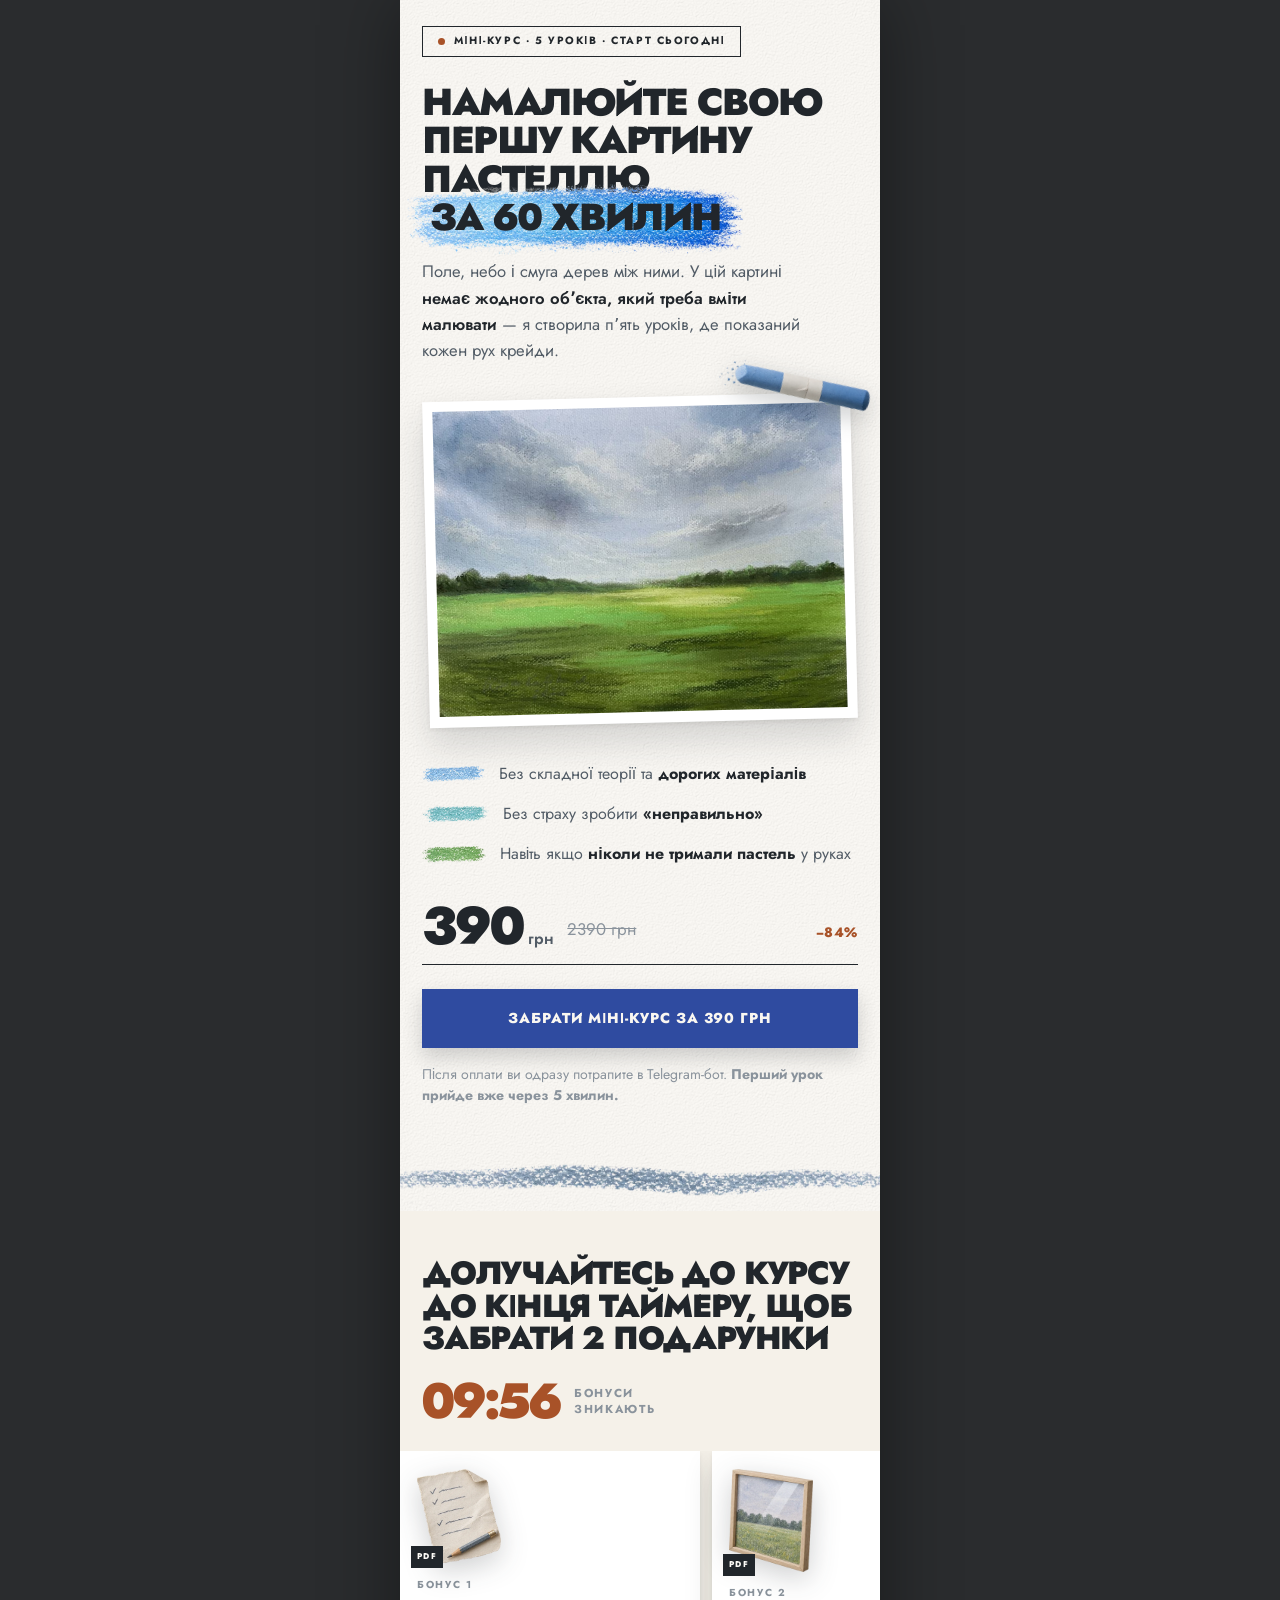
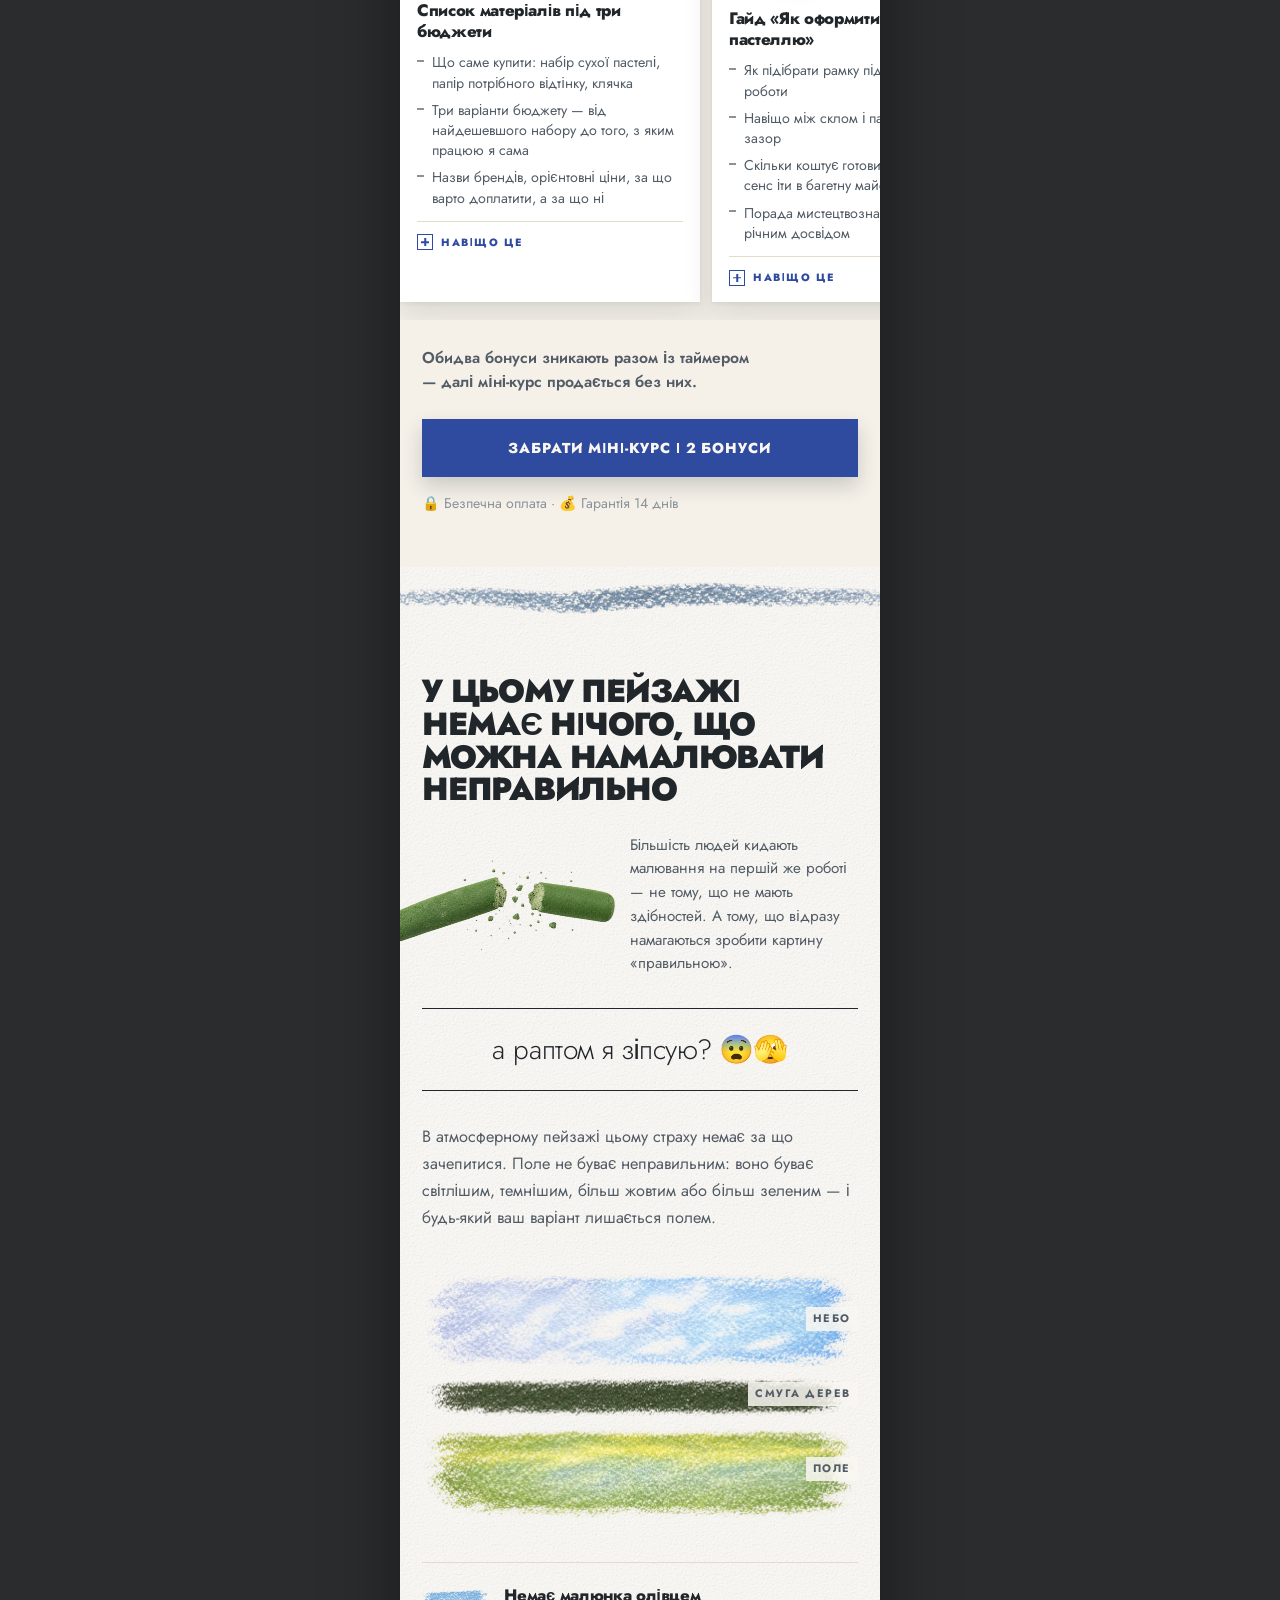
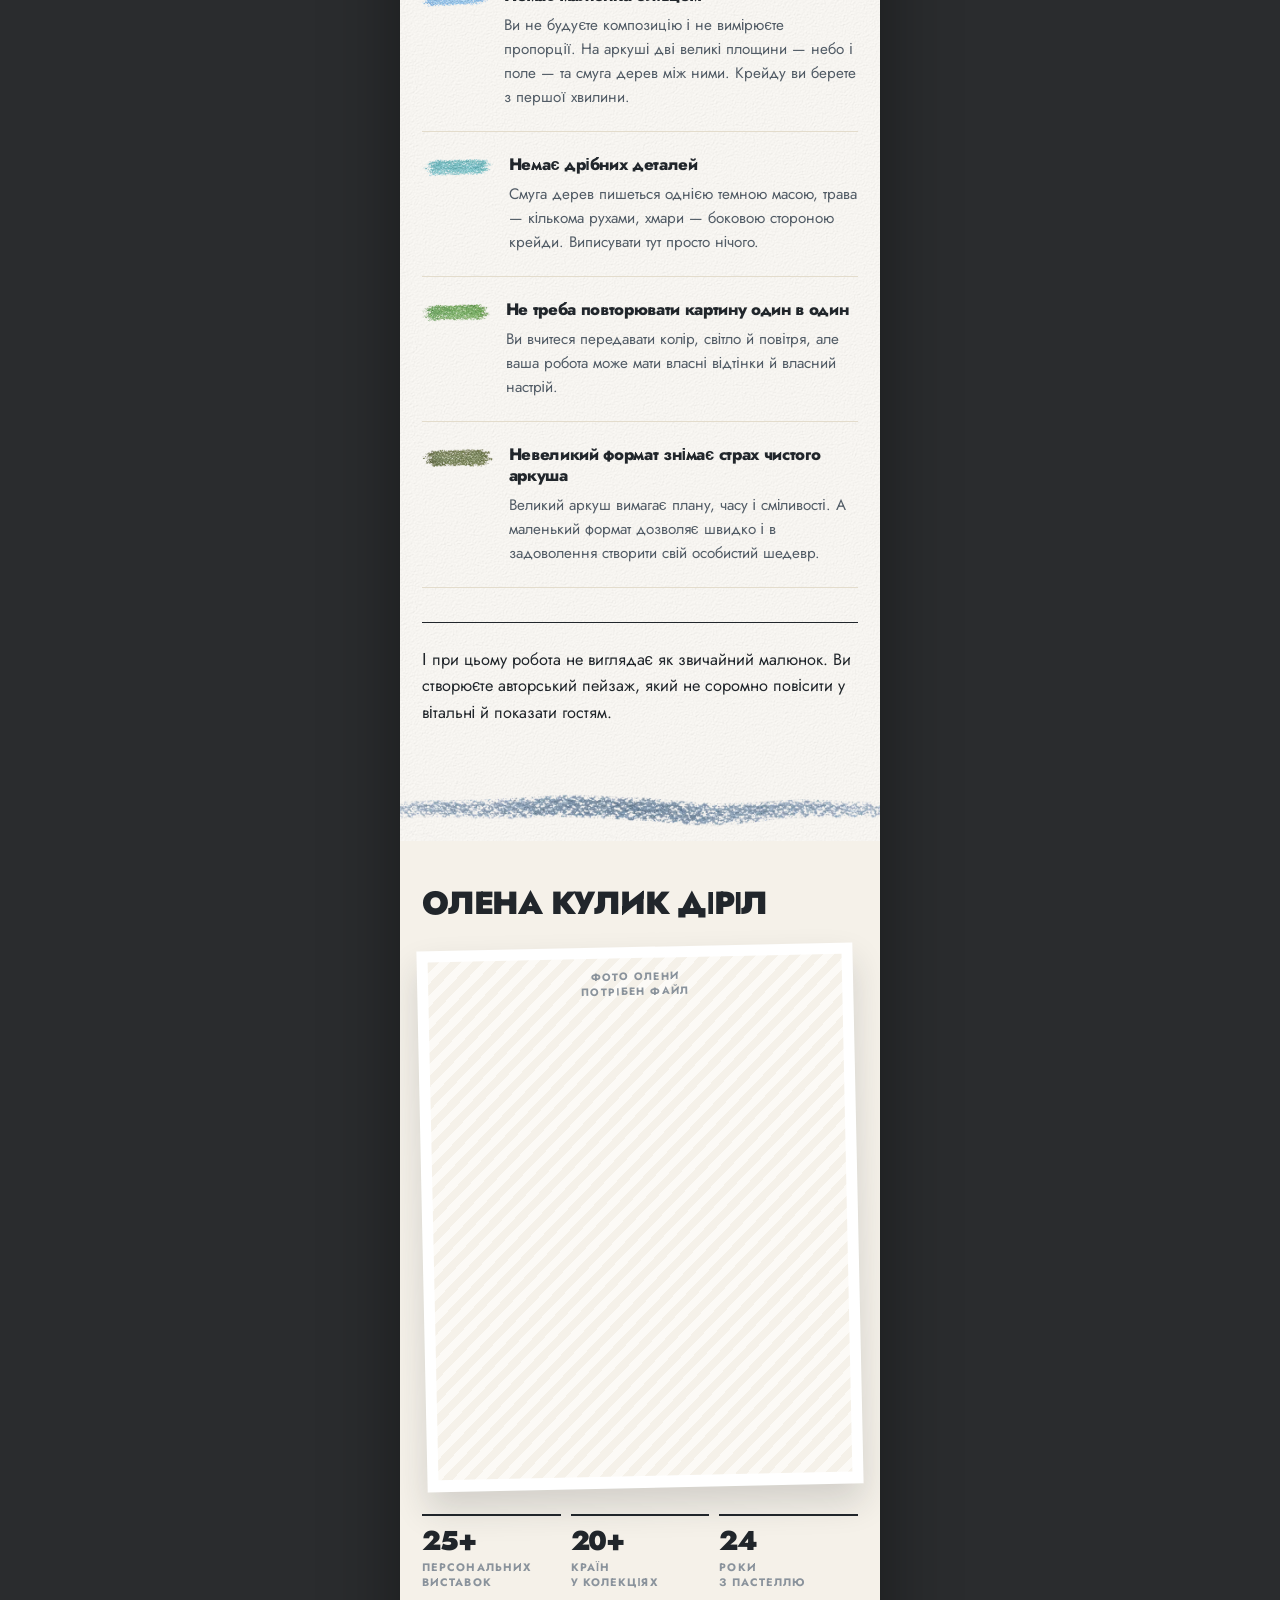
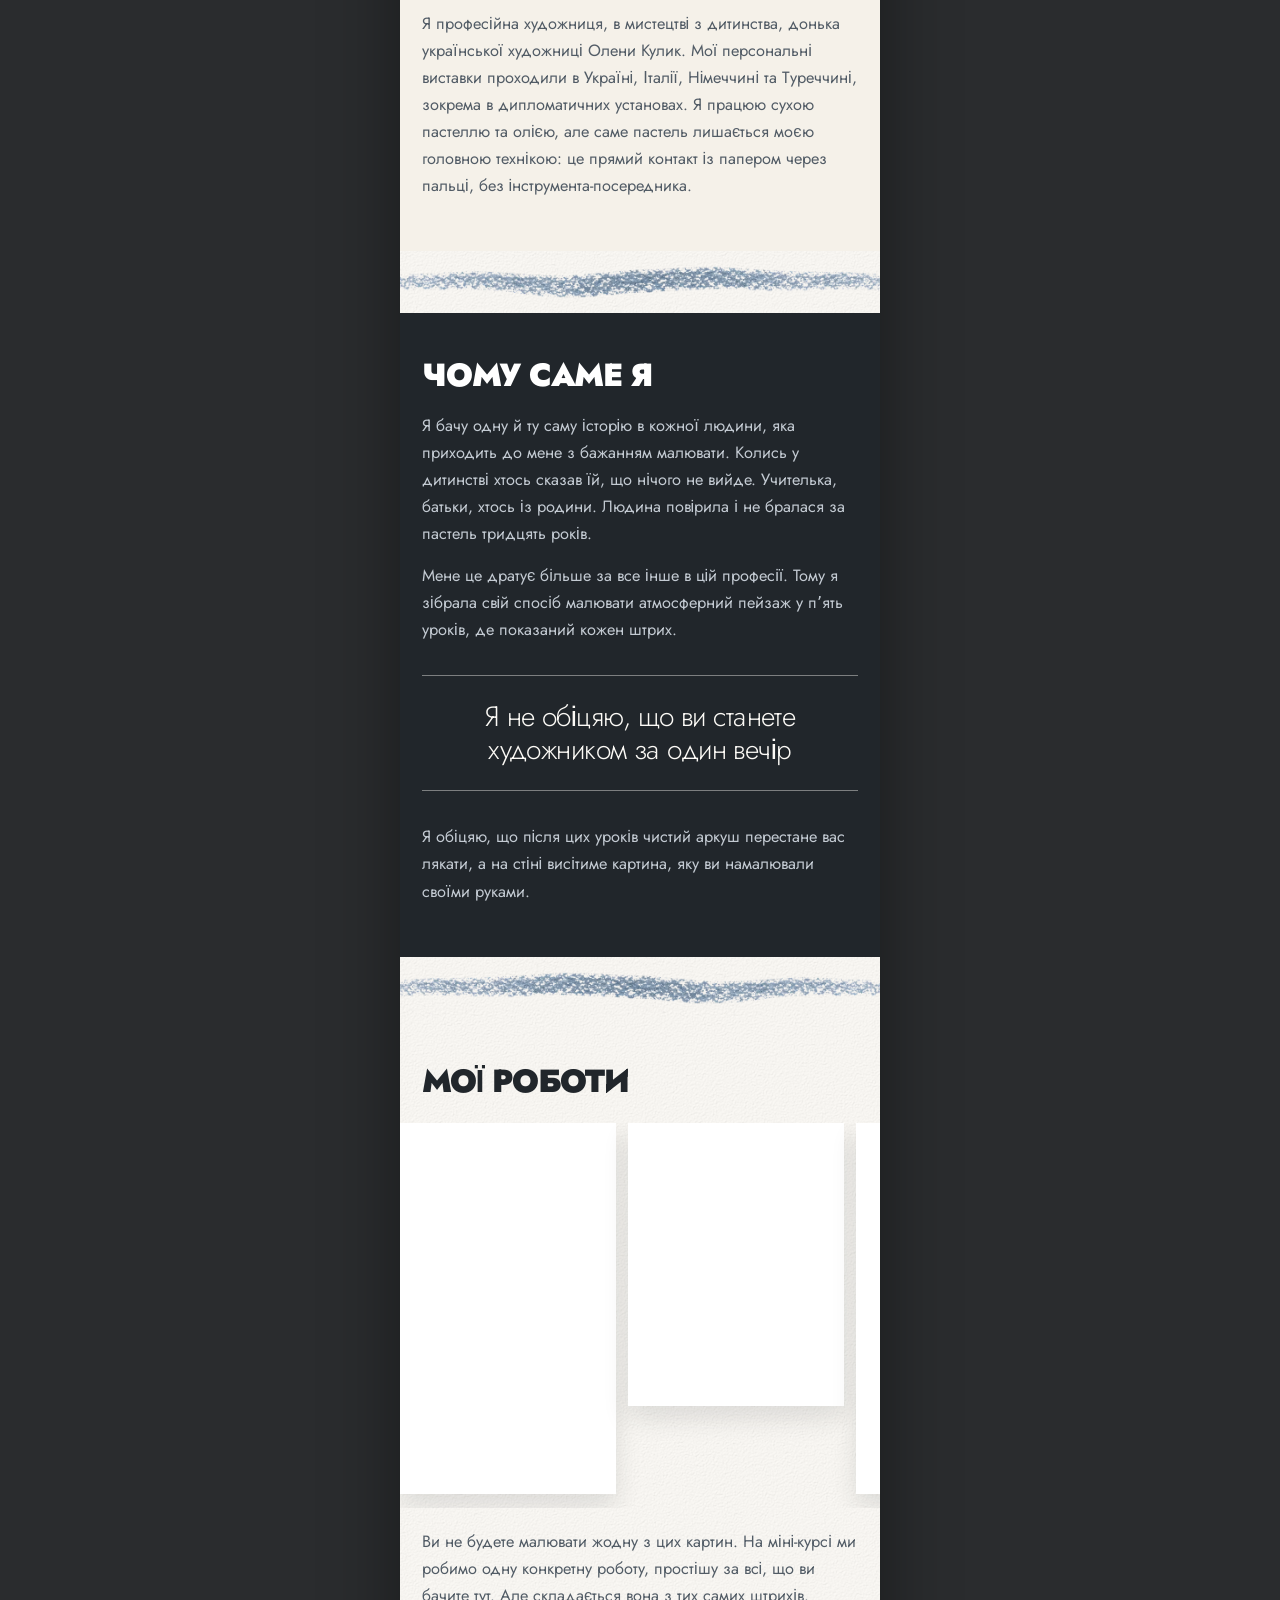
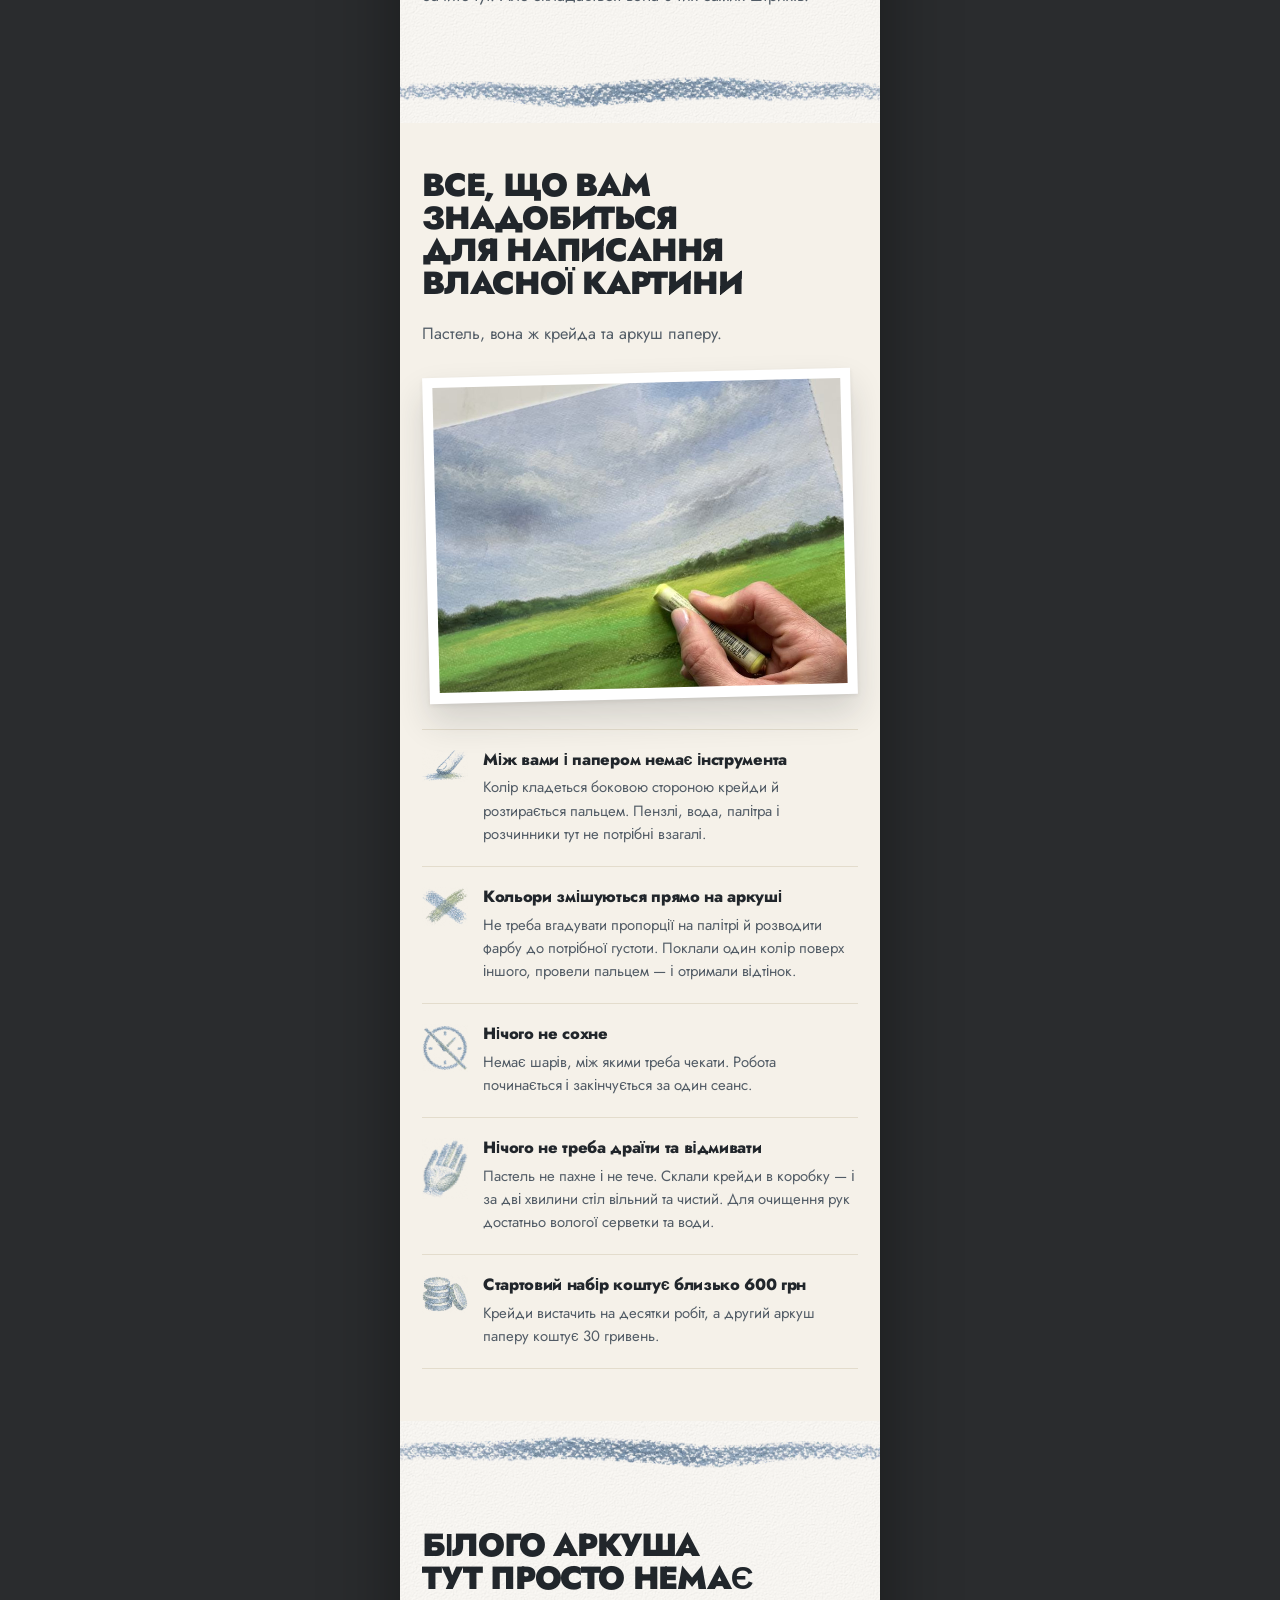
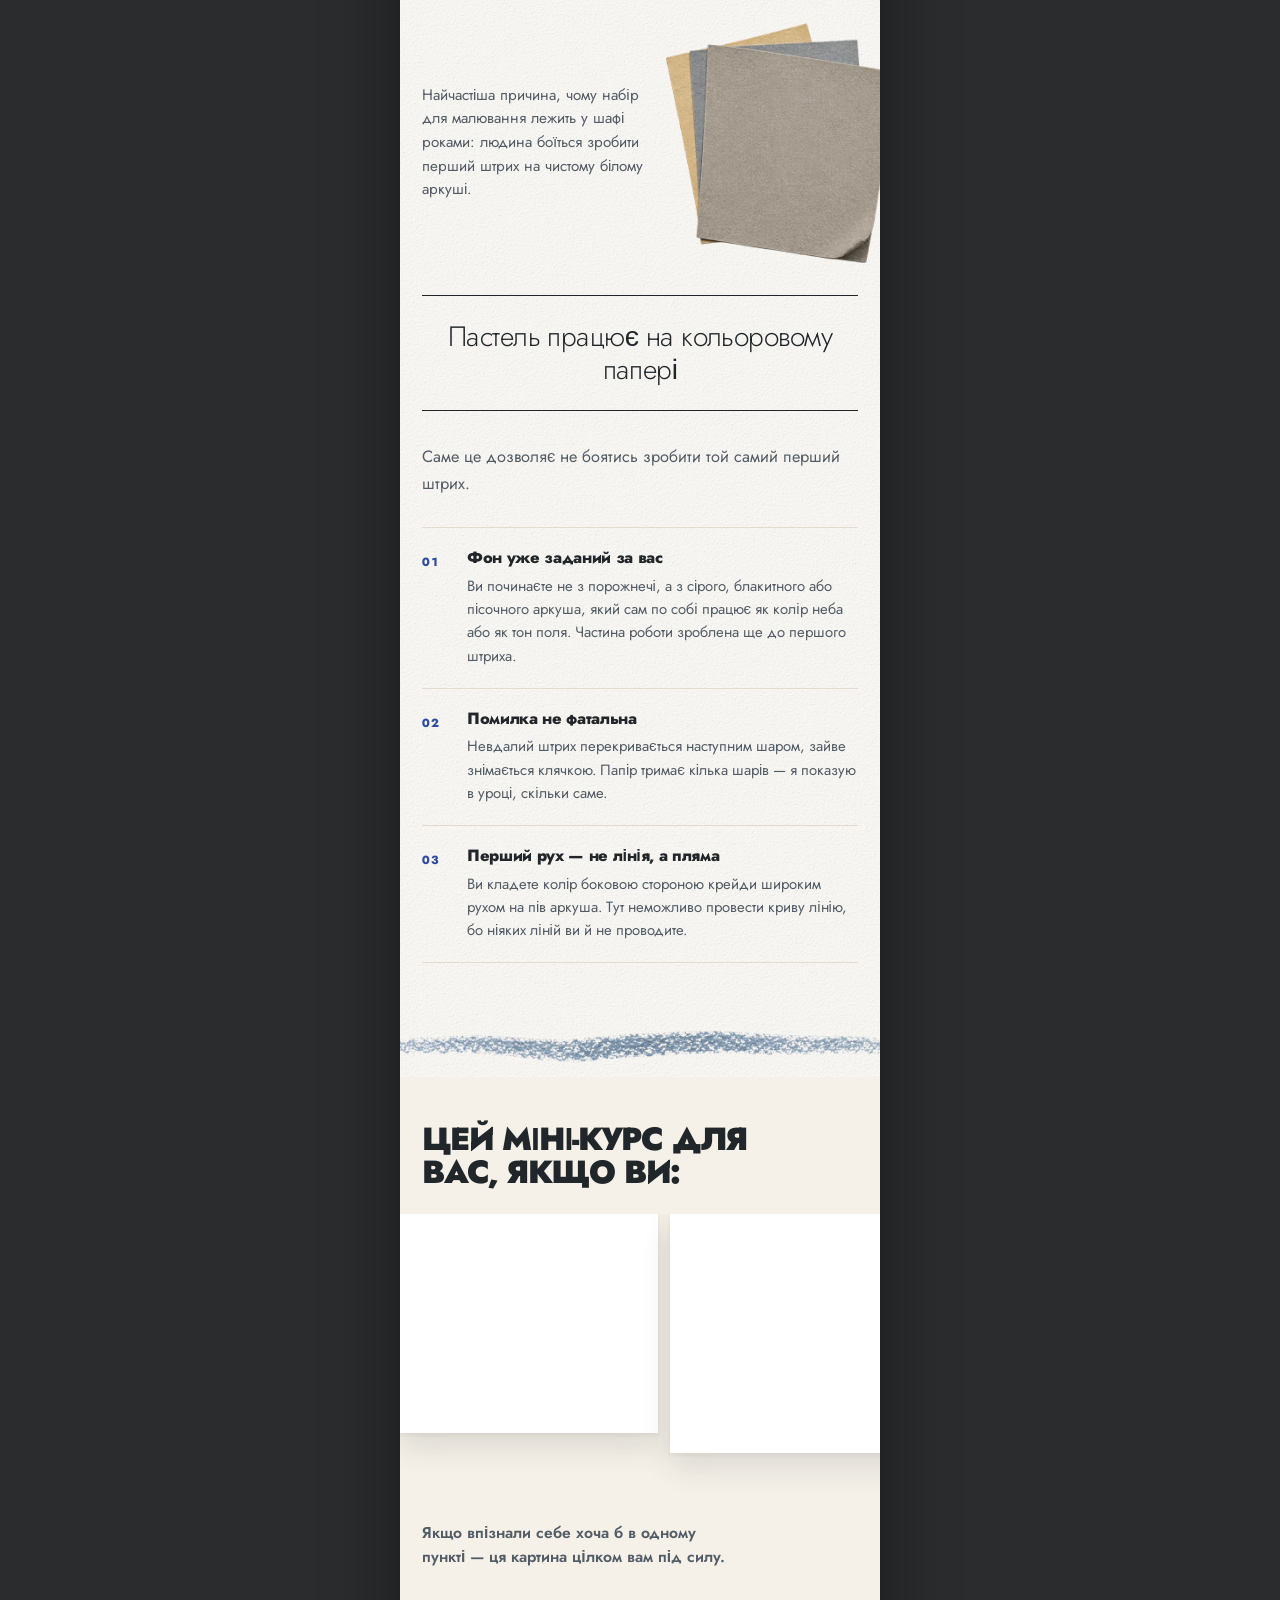
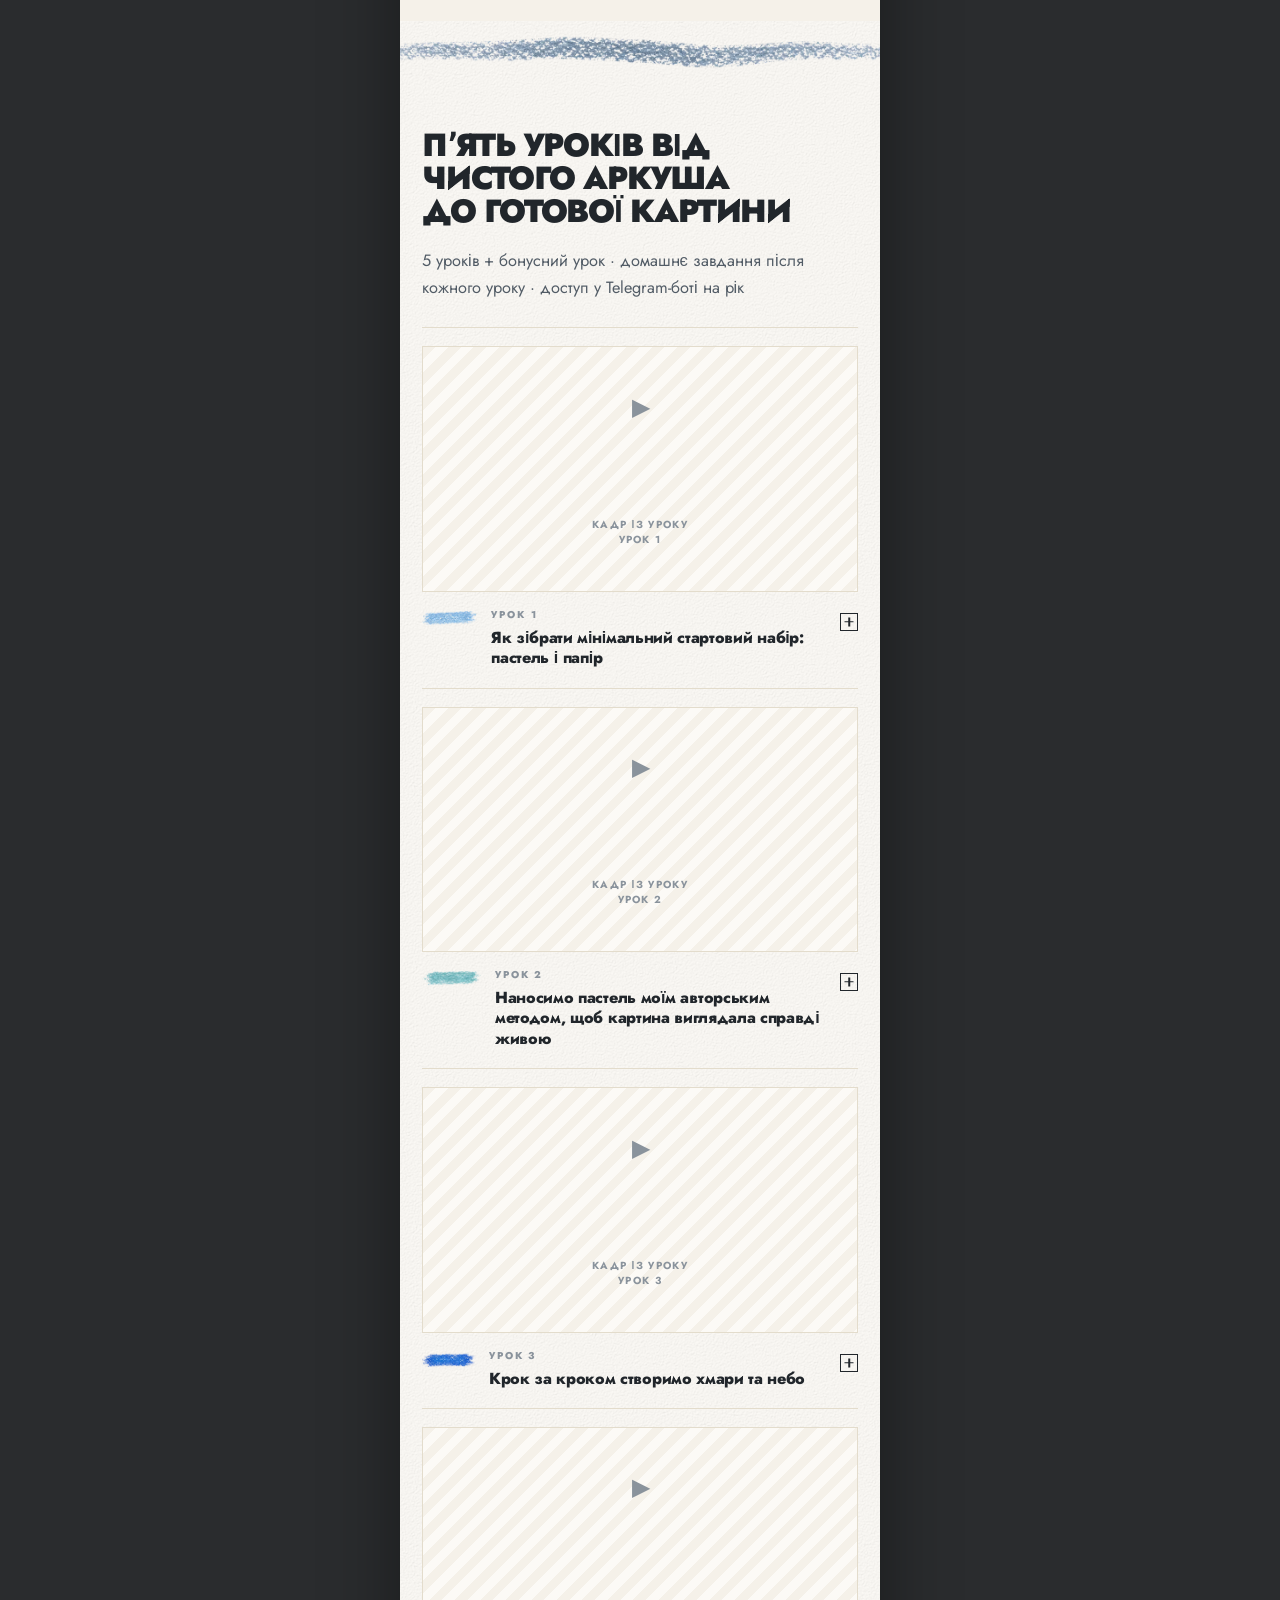
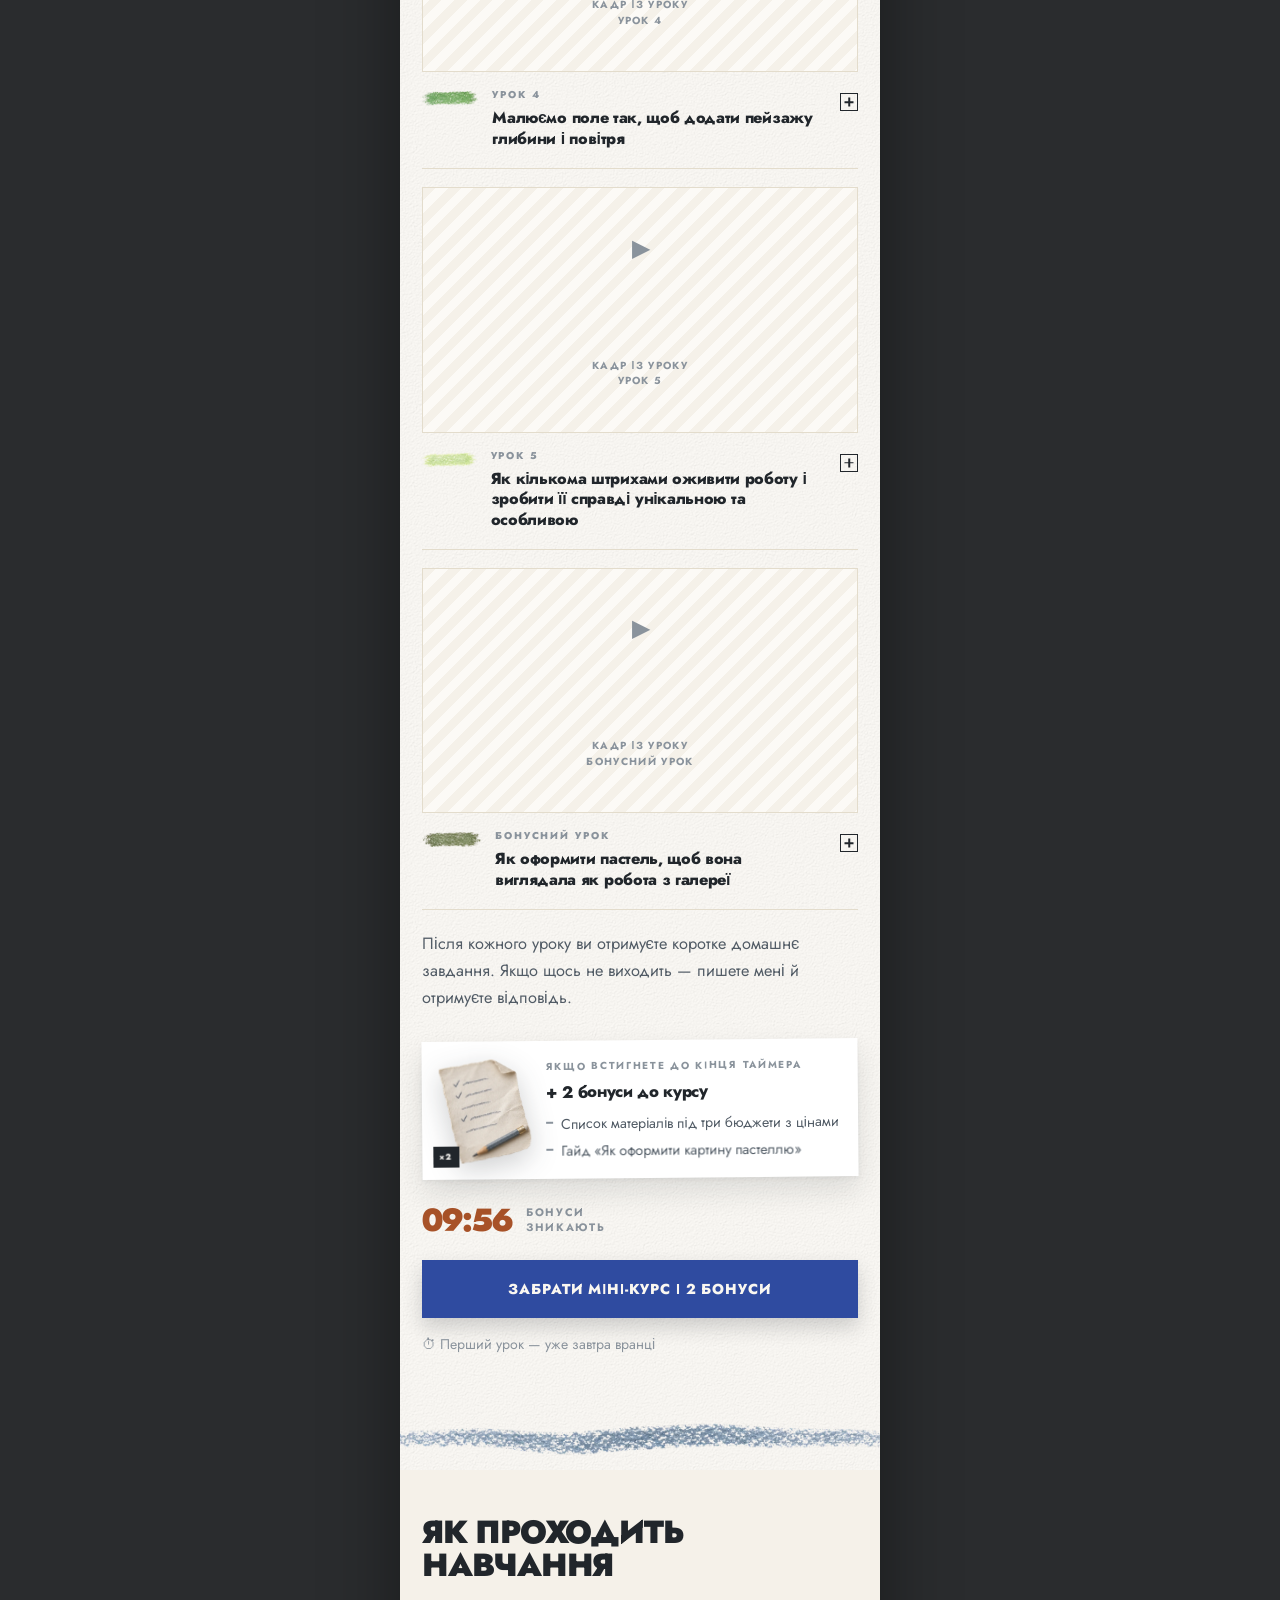
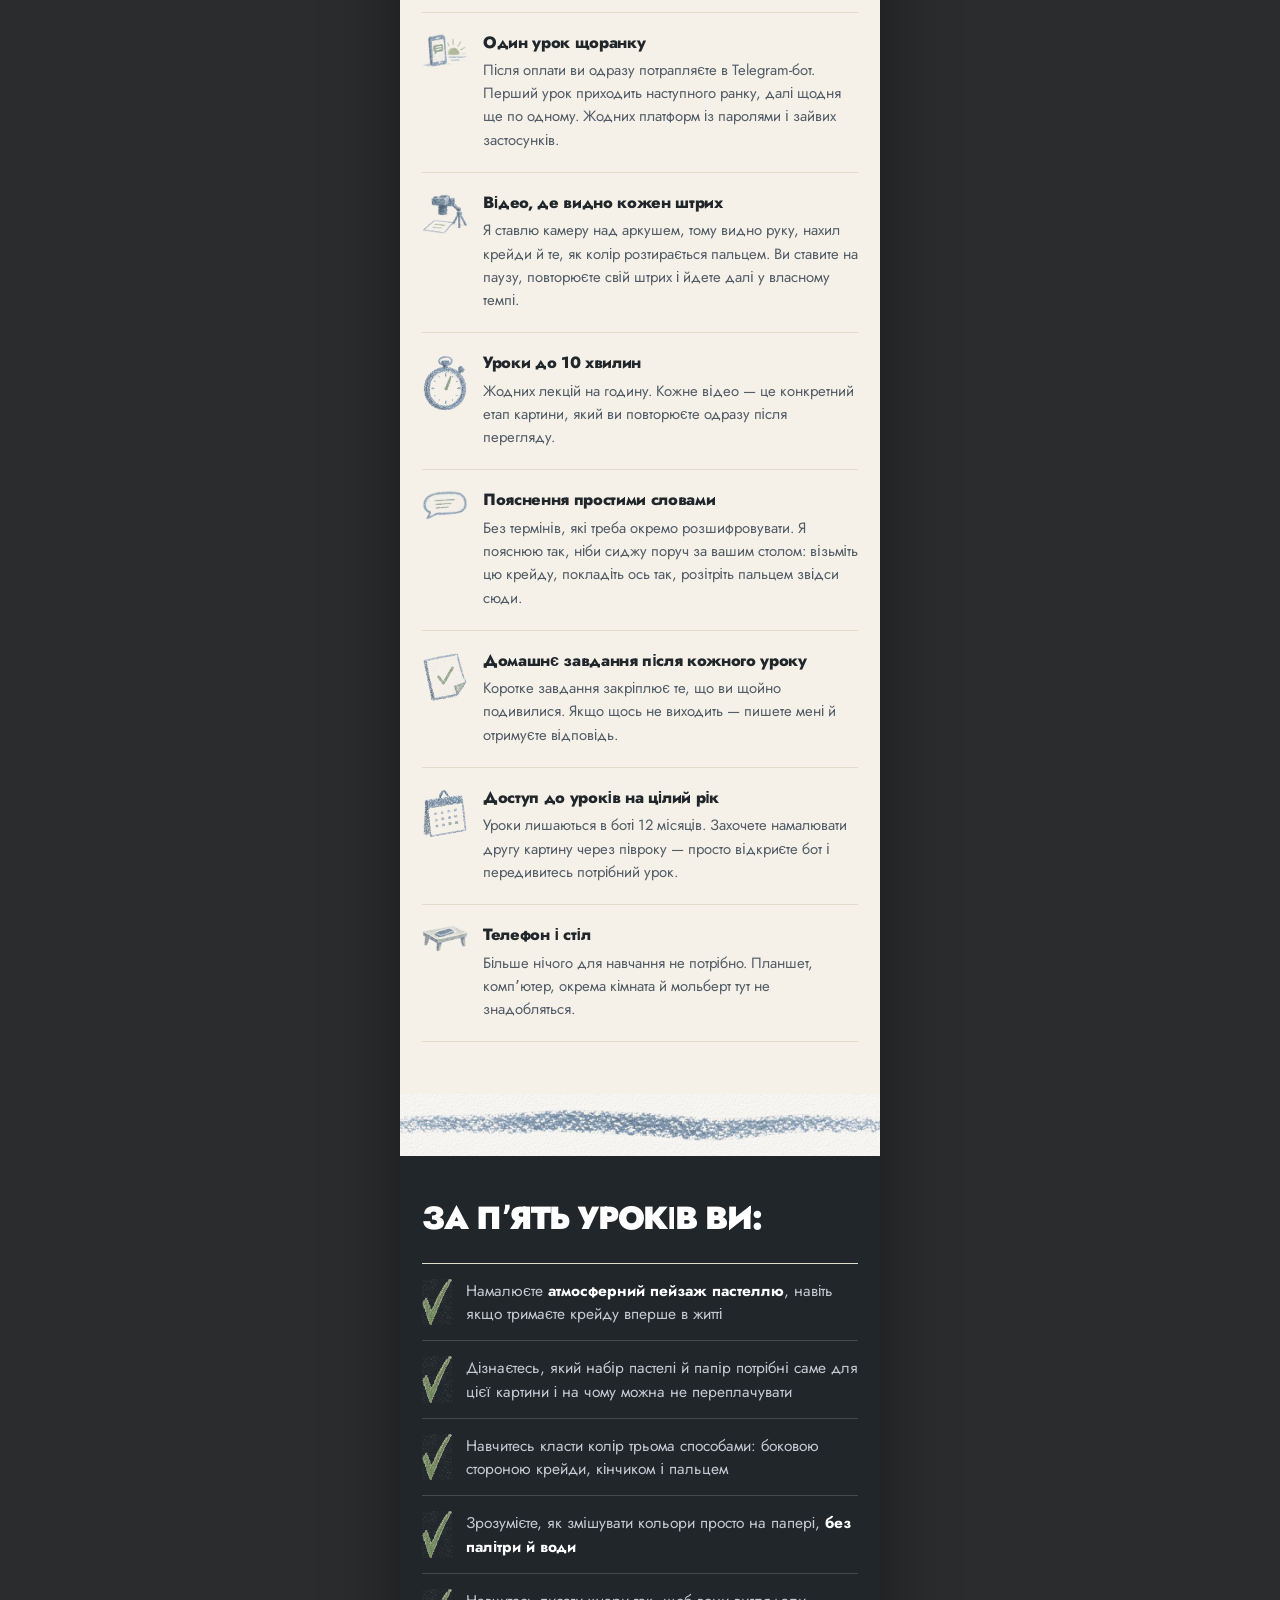
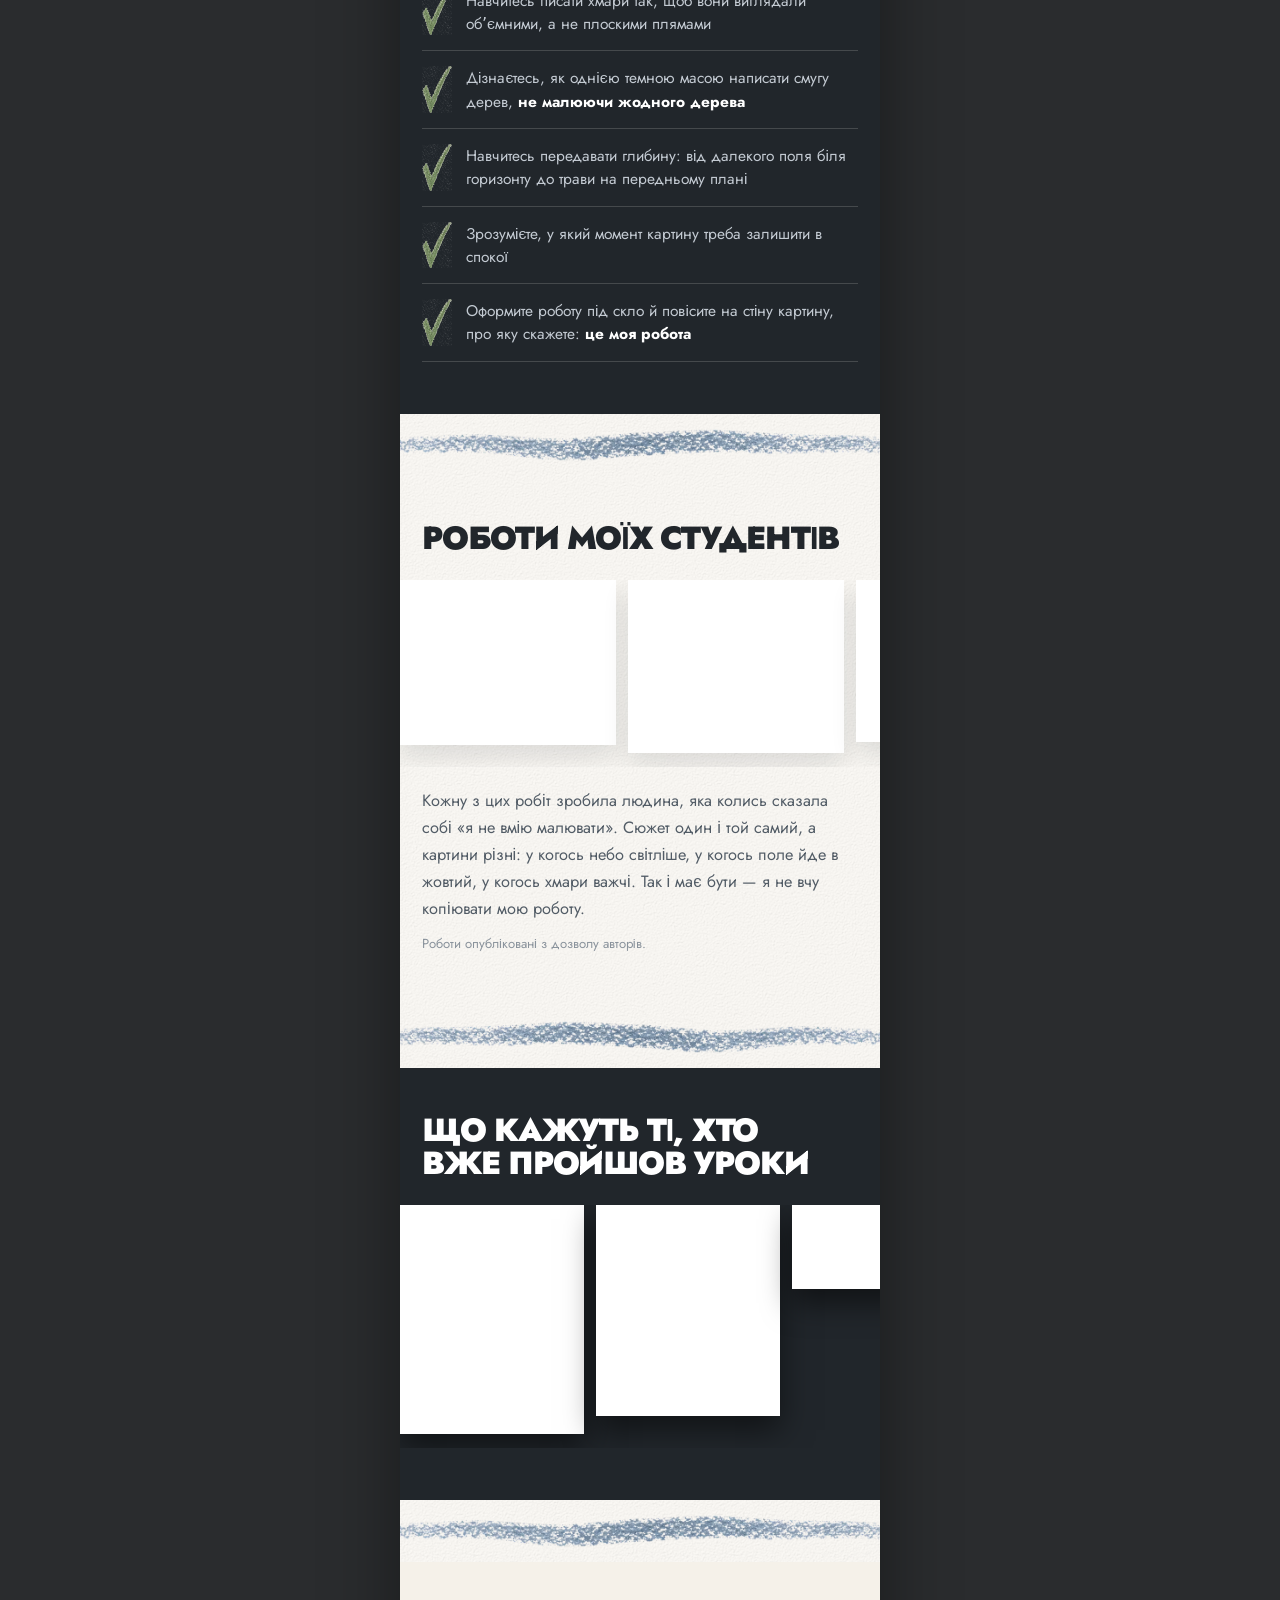
<file: pastel-concept/index.html>
<!doctype html>
<html lang="uk">
<head>
<meta charset="utf-8">
<meta name="viewport" content="width=device-width,initial-scale=1">
<meta name="robots" content="noindex,nofollow">
<title>Атмосферний пейзаж пастеллю</title>
<link rel="preconnect" href="https://fonts.googleapis.com" crossorigin>
<link rel="preconnect" href="https://fonts.gstatic.com" crossorigin>
<link href="https://fonts.googleapis.com/css2?family=Jost:wght@300;400;500;600;700;800;900&display=swap" rel="stylesheet">
<style>
/* ==================================================================
   МІНІ-КУРС «АТМОСФЕРНИЙ ПЕЙЗАЖ ПАСТЕЛЛЮ» — блоки 1–3.
   Концепт, не деплоїться, noindex.

   Ідея: уся сторінка — аркуш фактурного паперу для пастелі. Усі
   акценти зроблені матеріалом курсу: мазки крейди й самі крейди.
   Жодних градієнтних кнопок, скляних карток і світінь — тільки
   папір, пігмент і чорнило.

   ПРО ЕЛЕМЕНТИ: мазки й крейди — згенеровані картинки з альфою,
   підготовлені скриптом prepare_elements.py із сирців у папці `пастель/`.
   Папір з-під мазка прибраний, а «зуб» усередині лишився дірками — крізь
   них видно фактуру самої сторінки, тому blend-режими не потрібні.
   ================================================================== */
*{box-sizing:border-box;margin:0;padding:0}
html{-webkit-text-size-adjust:100%}
body{font-family:'Jost',-apple-system,'SF Pro Display','Helvetica Neue',Arial,sans-serif;background:#2A2C2E;color:#21262B;font-size:17px;line-height:1.62;-webkit-font-smoothing:antialiased}
img{display:block;max-width:100%;height:auto}
a{color:inherit;text-decoration:none}
:focus-visible{outline:3px solid #2F4BA0;outline-offset:3px}

.phone{--paper:#FCFAF6;--paper2:#F5F1E9;--ink:#21262B;--ink2:#525C66;--muted:#8A939C;--line:#E3DCCC;
  --blue:#2F4BA0;--blue-d:#243B80;--sky:#B9D2E4;--teal:#6FA1A7;--green:#6E9B34;--tree:#33501E;--rust:#A85228;
  max-width:480px;margin:0 auto;position:relative;overflow:hidden;background:var(--paper);color:var(--ink);
  box-shadow:0 0 70px rgba(0,0,0,.4)}

/* ---------- фактура паперу ----------
   Два шари: великий «зуб» холодного пресування і дрібне волокно.
   Обидва — feDiffuseLighting, тому папір читається рельєфом, а не
   сірим шумом. Накладаються через multiply, щоб не гасити білизну. */
.phone::before{content:'';position:absolute;inset:0;z-index:0;pointer-events:none;mix-blend-mode:multiply;opacity:.34;
  background-image:url("data:image/svg+xml,%3Csvg xmlns='http://www.w3.org/2000/svg' width='260' height='260'%3E%3Cfilter id='t'%3E%3CfeTurbulence type='fractalNoise' baseFrequency='0.9' numOctaves='3' seed='11'/%3E%3CfeDiffuseLighting lighting-color='%23ffffff' surfaceScale='1.1'%3E%3CfeDistantLight azimuth='228' elevation='62'/%3E%3C/feDiffuseLighting%3E%3C/filter%3E%3Crect width='260' height='260' filter='url(%23t)'/%3E%3C/svg%3E");
  background-size:260px 260px}
.phone::after{content:'';position:absolute;inset:0;z-index:0;pointer-events:none;mix-blend-mode:multiply;opacity:.16;
  background-image:url("data:image/svg+xml,%3Csvg xmlns='http://www.w3.org/2000/svg' width='150' height='150'%3E%3Cfilter id='f'%3E%3CfeTurbulence type='fractalNoise' baseFrequency='2.4' numOctaves='1' seed='3'/%3E%3CfeDiffuseLighting lighting-color='%23ffffff' surfaceScale='.7'%3E%3CfeDistantLight azimuth='250' elevation='68'/%3E%3C/feDiffuseLighting%3E%3C/filter%3E%3Crect width='150' height='150' filter='url(%23f)'/%3E%3C/svg%3E");
  background-size:150px 150px}
.phone>*{position:relative;z-index:2}

/* мазки й крейди */
.el{display:block;max-width:none;height:auto;pointer-events:none}

/* ---------- перший екран ---------- */
.hero{padding:26px 22px 42px}
.badge{display:inline-flex;align-items:center;gap:9px;border:1.5px solid var(--ink);padding:8px 15px;font-size:.66rem;font-weight:700;letter-spacing:.15em;text-transform:uppercase;line-height:1.2}
.badge i{font-style:normal;width:7px;height:7px;background:var(--rust);border-radius:50%}

h1{margin:26px 0 0;font-weight:900;text-transform:uppercase;font-size:clamp(1.55rem,7.6vw,2.35rem);line-height:1.02;letter-spacing:-.038em}
h1 span{display:block}
.swept{position:relative;display:inline-block;padding:0 8px}
.swept .el{position:absolute;left:-7%;width:114%;top:56%;translate:0 -50%;z-index:0}
.swept span{position:relative;z-index:1}
.lede{margin-top:22px;font-size:1.04rem;line-height:1.58;color:var(--ink2);max-width:24em}
.lede b{color:var(--ink);font-weight:600}

/* робота лежить на папері, крейда — поперек кута */
.plate{position:relative;margin:34px 4px 0}
.plate .sheet{background:#fff;padding:10px 10px 11px;box-shadow:0 18px 34px rgba(33,38,43,.16),0 2px 4px rgba(33,38,43,.08);transform:rotate(-1.4deg)}
.plate .sheet img{width:100%;aspect-ratio:1000/748;object-fit:cover}
.plate .stick{position:absolute;right:-16px;top:-30px;width:150px;z-index:4;rotate:19deg;filter:drop-shadow(0 8px 12px rgba(33,38,43,.28))}
.plate .cap{margin-top:16px;display:flex;justify-content:space-between;gap:14px;font-size:.68rem;font-weight:700;letter-spacing:.16em;text-transform:uppercase;color:var(--muted)}

.checks{list-style:none;margin:38px 0 0;display:flex;flex-direction:column;gap:16px}
.checks li{display:flex;gap:14px;align-items:flex-start;font-size:1rem;line-height:1.5;color:var(--ink2)}
.checks .dash{flex:0 0 46px;height:17px;margin-top:4px}
.checks b{color:var(--ink);font-weight:700}

.price{display:flex;align-items:flex-end;gap:13px;margin:38px 0 0;padding-bottom:16px;border-bottom:1.5px solid var(--ink)}
.pn{font-size:3.3rem;font-weight:900;letter-spacing:-.055em;line-height:.84}
.pn i{font-style:normal;font-size:1rem;font-weight:600;letter-spacing:0;margin-left:5px;color:var(--ink2)}
.po{font-size:1.05rem;color:var(--muted);text-decoration:line-through;padding-bottom:5px}
.pd{margin-left:auto;padding-bottom:5px;font-size:.85rem;font-weight:800;letter-spacing:.04em;color:var(--rust)}
.cta{display:block;width:100%;margin-top:24px;padding:20px;background:var(--blue);color:#FAF7F1;text-align:center;font-family:inherit;font-size:.9rem;font-weight:800;letter-spacing:.06em;text-transform:uppercase;line-height:1.3;border:none;cursor:pointer;box-shadow:0 9px 20px rgba(33,38,43,.2);transition:background .22s,transform .18s,box-shadow .18s}
.cta:hover{background:var(--blue-d);transform:translateY(-2px);box-shadow:0 13px 26px rgba(33,38,43,.26)}
.micro{margin-top:16px;font-size:.88rem;line-height:1.55;color:var(--muted)}
.timer{margin-top:26px;display:flex;align-items:center;gap:14px}
.timer .v{font-size:2rem;font-weight:900;letter-spacing:-.03em;font-variant-numeric:tabular-nums;line-height:1;color:var(--rust)}
.timer .l{font-size:.68rem;font-weight:700;letter-spacing:.15em;text-transform:uppercase;color:var(--muted);line-height:1.35}

/* ---------- роздільник-мазок ---------- */
.divider{position:relative;height:62px;overflow:hidden}
.divider .el{position:absolute;left:-14%;width:128%;top:50%;translate:0 -50%}
.divider.flip .el{scale:-1 1}

/* ---------- секції ---------- */
.sec{padding:46px 22px 52px;position:relative}
.sec-2{background:var(--paper2)}
h2{margin:0;font-weight:900;text-transform:uppercase;font-size:clamp(1.55rem,6.8vw,2rem);line-height:1.02;letter-spacing:-.038em;text-wrap:balance}
.lead{margin-top:20px;font-size:1.02rem;line-height:1.66;color:var(--ink2)}
.lead+.lead{margin-top:15px}
.lead b{color:var(--ink);font-weight:600}

/* картки бонусів: аркуш ліворуч, короткий перелік праворуч.
   Довгий текст «навіщо це» ховається під розкриття — на екрані має лишатися
   те, що читають очима, а не абзац. */
.bcard{position:relative;display:flex;gap:15px;margin-top:22px;background:#fff;padding:18px 17px 16px;
  box-shadow:0 14px 28px rgba(33,38,43,.12),0 2px 4px rgba(33,38,43,.06)}
.bcard.a{transform:rotate(-.5deg)}
.bcard.b{transform:rotate(.45deg)}
.pdf{flex:0 0 92px;position:relative;align-self:flex-start;display:grid;place-items:center}
.pdf img{width:100%;height:auto;filter:drop-shadow(0 8px 14px rgba(33,38,43,.22))}
.pdf .tag{position:absolute;left:-6px;bottom:-4px;background:var(--ink);color:var(--paper);
  font-size:.52rem;font-weight:800;letter-spacing:.16em;padding:4px 6px}
.bcol{flex:1;min-width:0}
.bcard .k{font-size:.63rem;font-weight:700;letter-spacing:.17em;text-transform:uppercase;color:var(--muted)}
.bcard h3{margin:7px 0 11px;font-size:1.04rem;font-weight:800;line-height:1.24;letter-spacing:-.02em}
.blist{list-style:none;display:flex;flex-direction:column;gap:7px}
.blist li{position:relative;padding-left:15px;font-size:.89rem;line-height:1.42;color:var(--ink2)}
.blist li::before{content:'';position:absolute;left:0;top:.55em;width:7px;height:2px;background:var(--muted)}
.why{margin-top:13px;padding-top:12px;border-top:1.5px solid var(--line)}
.why summary{list-style:none;cursor:pointer;display:flex;align-items:center;gap:8px;
  font-size:.66rem;font-weight:800;letter-spacing:.15em;text-transform:uppercase;color:var(--blue)}
.why summary::-webkit-details-marker{display:none}
.why summary i{font-style:normal;flex:0 0 16px;width:16px;height:16px;position:relative;border:1.5px solid var(--blue)}
.why summary i::before,.why summary i::after{content:'';position:absolute;left:50%;top:50%;translate:-50% -50%;background:var(--blue)}
.why summary i::before{width:8px;height:1.5px}
.why summary i::after{width:1.5px;height:8px;transition:opacity .2s}
.why[open] summary i::after{opacity:0}
.why p{margin-top:11px;font-size:.9rem;line-height:1.55;color:var(--ink2)}
.note{margin-top:26px;font-size:.98rem;line-height:1.55;color:var(--ink2);font-weight:600;text-wrap:balance}

/* анатомія аркуша — три смуги з підписами */
.anat{position:relative;margin:30px -6px 0}
.anat .el{width:100%}
.anat .lb{position:absolute;right:6px;font-size:.68rem;font-weight:700;letter-spacing:.14em;text-transform:uppercase;color:var(--ink2);background:rgba(250,247,241,.86);padding:3px 7px}
.anat .lb.s{top:17%}
.anat .lb.t{top:45%}
.anat .lb.f{top:73%}

.points{list-style:none;margin:32px 0 0}
.points li{padding:22px 0;border-bottom:1.5px solid var(--line);display:flex;gap:16px}
.points li:first-child{border-top:1.5px solid var(--line)}
.points .dash{flex:0 0 48px;height:18px;margin-top:5px}
.points h3{font-size:1.04rem;font-weight:800;line-height:1.26;letter-spacing:-.02em;margin-bottom:7px}
.points p{font-size:.95rem;line-height:1.58;color:var(--ink2)}

.broken{position:relative;margin:34px auto 0;width:78%}
.broken .el{width:100%;filter:drop-shadow(0 10px 16px rgba(33,38,43,.22))}
.closing{margin-top:34px;padding-top:24px;border-top:1.5px solid var(--ink)}
.closing p{font-size:1.02rem;line-height:1.64}
.closing p+p{margin-top:14px;font-weight:700}

/* ---------- темна секція: та сама сторінка, але грифельна ---------- */
.sec-ink{background:var(--ink);color:var(--paper)}
.sec-ink h2,.sec-ink h3{color:#fff}
.sec-ink .lead,.sec-ink p{color:#C3CAD2}
.sec-ink .lead b,.sec-ink b{color:#fff}
.sec-ink .cta{background:var(--paper);color:var(--ink)}
.sec-ink .cta:hover{background:#fff}
.sec-ink .micro{color:#8E979F}
.sec-ink .timer .v{color:#E8A277}
.sec-ink .timer .l{color:#8E979F}
.sec-ink hr,.sec-ink .rows li,.sec-ink .ticks li{border-color:rgba(252,250,246,.16)}
.sec-ink .pull{border-color:rgba(252,250,246,.42);color:var(--paper)}
.sec-ink .stamp{color:#E8A277}
.sec-ink .pledge{color:#fff}
.sec-ink .railcap{color:#8E979F}
.sec-ink .work,.sec-ink .shot{box-shadow:0 14px 30px rgba(0,0,0,.5)}

/* ---------- нумерований перелік на волосяних лінійках ---------- */
.rows{list-style:none;margin:30px 0 0;counter-reset:r}
.rows li{display:flex;gap:15px;padding:20px 0;border-bottom:1.5px solid var(--line)}
.rows li:first-child{border-top:1.5px solid var(--line)}
.rows .n{flex:0 0 30px;font-size:.74rem;font-weight:800;letter-spacing:.1em;color:var(--blue);padding-top:4px;font-variant-numeric:tabular-nums}
.sec-ink .rows .n{color:#9FB6E4}
.rows h3{font-size:1.02rem;font-weight:800;line-height:1.26;letter-spacing:-.02em;margin-bottom:6px}
.rows p{font-size:.93rem;line-height:1.56;color:var(--ink2)}

/* ---------- акордеон: програма і FAQ ---------- */
.acc{margin-top:26px}
.acc details{border-bottom:1.5px solid var(--line)}
.acc details:first-of-type{border-top:1.5px solid var(--line)}
.acc summary{list-style:none;cursor:pointer}
.acc summary::-webkit-details-marker{display:none}
.acc .sw{flex:0 0 40px;height:15px;margin-top:4px}
.acc .ttl{flex:1;min-width:0}
.acc .no{display:block;font-size:.62rem;font-weight:800;letter-spacing:.19em;text-transform:uppercase;color:var(--muted);margin-bottom:5px}
.acc h3{font-size:1rem;font-weight:800;line-height:1.28;letter-spacing:-.02em}
.acc .pm{flex:0 0 18px;width:18px;height:18px;position:relative;margin-top:6px;border:1.5px solid var(--ink);transition:rotate .2s}
.acc .pm::before,.acc .pm::after{content:'';position:absolute;left:50%;top:50%;translate:-50% -50%;background:var(--ink)}
.acc .pm::before{width:9px;height:1.5px}
.acc .pm::after{width:1.5px;height:9px;transition:opacity .2s}
.acc details[open] .pm::after{opacity:0}
.acc .body{padding:0 0 20px 54px}
.acc .body ul{list-style:none;display:flex;flex-direction:column;gap:8px}
.acc .body li{position:relative;padding-left:15px;font-size:.92rem;line-height:1.5;color:var(--ink2)}
.acc .body li::before{content:'';position:absolute;left:0;top:.6em;width:7px;height:2px;background:var(--muted)}
.acc .res{margin-top:14px;padding-top:13px;border-top:1.5px solid var(--line);font-size:.92rem;line-height:1.55;color:var(--ink2)}
.acc .res b{color:var(--ink);font-weight:700}
.acc.faq h3{font-size:.98rem;font-weight:700}
.acc.faq .body{padding:0 0 18px 0}
.acc.faq .body p{font-size:.94rem;line-height:1.6;color:var(--ink2)}
.acc.faq .body p+p{margin-top:11px}

/* стос тонованого паперу — блок про страх білого аркуша */
.paperstack{margin:30px auto 0;width:66%;text-align:center}
.paperstack img{width:100%;filter:drop-shadow(0 14px 22px rgba(33,38,43,.2))}
.paperstack figcaption{margin-top:16px;font-size:.68rem;font-weight:700;letter-spacing:.16em;text-transform:uppercase;color:var(--muted)}

/* три способи покласти колір — усередині уроку 2 */
.ways{display:flex;gap:10px;margin-top:16px}
.ways span{flex:1;min-width:0;display:flex;flex-direction:column;align-items:center;justify-content:flex-end;gap:9px}
.ways img{width:100%;height:auto}
.ways span:nth-child(2) img{width:74%}
.ways b{font-size:.6rem;font-weight:800;letter-spacing:.11em;text-transform:uppercase;color:var(--muted);text-align:center}

/* предмет збоку від тексту — щоб абзац не стояв суцільною стіною */
.objrow{display:flex;gap:16px;align-items:center;margin:28px 0 0}
.objrow .objart{flex:0 0 44%;position:relative}
.objrow .objart img{width:120%;max-width:none;height:auto;margin-left:-20%}
.objrow.rev{flex-direction:row-reverse}
.objrow.rev .objart img{margin-left:0;margin-right:-20%}
.objrow .objtx{flex:1;min-width:0}
.objrow .objtx .lead{margin-top:0;font-size:.95rem;line-height:1.56}

/* велика фраза-цитата між абзацами */
.pull{margin:32px 0;padding:24px 0;border-top:1.5px solid var(--ink);border-bottom:1.5px solid var(--ink);
  text-align:center;font-size:clamp(1.35rem,5.8vw,1.75rem);font-weight:300;line-height:1.18;letter-spacing:-.02em}

/* більший таймер */
.timer.big .v{font-size:3.1rem;letter-spacing:-.045em}
.timer.big .l{font-size:.72rem}

/* замість номерів у переліках — свій елемент на кожен пункт */
.rows.icons li{align-items:flex-start}
.rows.icons .n{flex:0 0 46px;padding-top:0}
.rows.icons .ic{width:46px;height:auto;display:block}
.rows.icons .slot{display:block;width:46px;aspect-ratio:1;
  background:repeating-linear-gradient(135deg,var(--paper2) 0 7px,var(--paper) 7px 14px);border:1px solid var(--line)}
.sec-2 .rows.icons .slot{background:repeating-linear-gradient(135deg,#EDE8DC 0 7px,var(--paper2) 7px 14px)}

/* відеокадр з уроку над кожним уроком у програмі */
.acc summary{display:block;padding:0}
.acc .vid{display:block;aspect-ratio:16/9;margin:18px 0 15px;
  background:repeating-linear-gradient(135deg,var(--paper2) 0 9px,var(--paper) 9px 18px);border:1px solid var(--line);
  display:grid;place-items:center;text-align:center;font-size:.64rem;font-weight:700;letter-spacing:.13em;
  text-transform:uppercase;color:var(--muted);line-height:1.5}
.acc .vid b{display:block;font-size:1.4rem;margin-bottom:6px;letter-spacing:0}
.acc .srow{display:flex;align-items:flex-start;gap:14px;padding-bottom:19px}
.acc.faq summary{padding:0}
.acc.faq .srow{padding:17px 0}

/* ---------- чекліст із крейдяною галочкою ---------- */
.ticks{list-style:none;margin:28px 0 0}
.ticks li{display:flex;gap:14px;padding:15px 0;border-bottom:1.5px solid var(--line);font-size:.97rem;line-height:1.5;color:var(--ink2)}
.ticks li:first-child{border-top:1.5px solid var(--line)}
.ticks .tk{flex:0 0 30px;width:30px;height:auto;margin-top:0}
.ticks b{color:var(--ink);font-weight:700}
.sec-ink .ticks li{color:#C3CAD2}
.sec-ink .ticks b{color:#fff}

/* ---------- карусель робіт і відгуків ---------- */
.rail{display:flex;gap:12px;overflow-x:auto;scroll-snap-type:x mandatory;-webkit-overflow-scrolling:touch;
  scrollbar-width:none;margin:26px -22px 0;padding:0 22px 14px}
.rail::-webkit-scrollbar{display:none}
.rail{align-items:flex-start}
.rail>*{flex:0 0 auto;scroll-snap-align:start;content-visibility:auto}
.work{width:216px;background:#fff;padding:9px 9px 10px;box-shadow:0 12px 24px rgba(33,38,43,.12)}
.work img{width:100%;height:auto;display:block}
.work .ph{width:100%;aspect-ratio:4/3;display:grid}
.shot{width:184px;background:#fff;padding:8px;box-shadow:0 12px 24px rgba(33,38,43,.12)}
.shot img{width:100%;height:auto;display:block}
.shot .ph{width:100%;aspect-ratio:9/16;display:grid}
.ph{background:repeating-linear-gradient(135deg,var(--paper2) 0 8px,var(--paper) 8px 16px);
  display:grid;place-items:center;text-align:center;padding:12px;
  font-size:.66rem;font-weight:700;letter-spacing:.13em;text-transform:uppercase;color:var(--muted);line-height:1.4}
.railcap{margin-top:12px;font-size:.82rem;line-height:1.5;color:var(--muted)}

/* бонуси й «для кого» — горизонтальними галереями */
.bonusrail{display:flex;gap:12px;overflow-x:auto;scroll-snap-type:x mandatory;-webkit-overflow-scrolling:touch;
  scrollbar-width:none;margin:24px -22px 0;padding:0 22px 18px}
.bonusrail::-webkit-scrollbar{display:none}
.bonusrail .bcard{flex:0 0 300px;margin-top:0;flex-direction:column;gap:0;scroll-snap-align:start;transform:none}
.bonusrail .pdf{flex:0 0 auto;width:84px;margin-bottom:13px}
.pcard{flex:0 0 258px;scroll-snap-align:start;background:#fff;padding:20px 18px 18px;
  box-shadow:0 14px 28px rgba(33,38,43,.12),0 2px 4px rgba(33,38,43,.06)}
.pcard img{width:52px;height:auto;margin-bottom:13px}
.pcard h3{font-size:1rem;font-weight:800;line-height:1.26;letter-spacing:-.02em;margin-bottom:8px}
.pcard p{font-size:.9rem;line-height:1.55;color:var(--ink2)}

/* ---------- матеріали ---------- */
.mat{list-style:none;margin:28px 0 0}
.mat li{display:flex;gap:15px;align-items:center;padding:16px 0;border-bottom:1.5px solid var(--line)}
.mat li:first-child{border-top:1.5px solid var(--line)}
.mat .thumb{flex:0 0 66px;position:relative;aspect-ratio:1;background:var(--paper2);border:1px solid var(--line);
  overflow:hidden;display:grid;place-items:center}
.mat .thumb img{width:86%;height:auto}
.mat .thumb .dash{width:78%;height:auto}
.mat .tx{flex:1;min-width:0}
.mat h3{font-size:.98rem;font-weight:800;line-height:1.25;letter-spacing:-.02em}
.mat p{margin-top:5px;font-size:.88rem;line-height:1.5;color:var(--ink2)}
.mat .cost{flex:0 0 auto;text-align:right;font-size:.92rem;font-weight:800;color:var(--ink);white-space:nowrap}
.mat .cost i{display:block;font-style:normal;font-size:.66rem;font-weight:700;letter-spacing:.1em;text-transform:uppercase;color:var(--muted);margin-top:3px}
.total{margin-top:22px;padding:18px 17px;background:#fff;box-shadow:0 12px 24px rgba(33,38,43,.1);display:flex;align-items:baseline;gap:12px}
.total .v{font-size:1.9rem;font-weight:900;letter-spacing:-.04em;line-height:1}
.total .l{font-size:.86rem;line-height:1.4;color:var(--ink2)}

/* ---------- гарантія: печатка ---------- */
.stamp{display:block;width:150px;height:150px;margin:26px auto 0;color:var(--rust);opacity:.9;rotate:-7deg}
.pledge{margin-top:26px;font-weight:900;text-transform:uppercase;font-size:clamp(1.15rem,5vw,1.45rem);line-height:1.16;letter-spacing:-.03em;text-wrap:balance}

/* ---------- про автора ---------- */
.author{position:relative;margin:28px 0 0}
.author .port{background:#fff;padding:11px 11px 12px;box-shadow:0 18px 34px rgba(33,38,43,.16);transform:rotate(-1.2deg)}
.author .port img,.author .port .ph{width:100%;aspect-ratio:4/5;object-fit:cover;display:block}
.stats{display:flex;gap:10px;margin:26px 0 0}
.stats div{flex:1;border-top:2px solid var(--ink);padding-top:11px}
.stats b{display:block;font-size:1.7rem;font-weight:900;letter-spacing:-.045em;line-height:1}
.stats span{display:block;margin-top:6px;font-size:.68rem;font-weight:700;letter-spacing:.1em;text-transform:uppercase;color:var(--muted);line-height:1.35}

/* ---------- рамка зі склом (мальована, без генерації) ---------- */
.framebox{position:relative;width:74%;margin:28px auto 0;aspect-ratio:3/4;background:#C8B79A;padding:12px;
  box-shadow:0 18px 34px rgba(33,38,43,.2);rotate:-1.5deg}
.framebox .inner{position:relative;height:100%;background:#fff;padding:16px;overflow:hidden}
.framebox .art{height:100%;background:linear-gradient(180deg,#B9C7DA 0 44%,#33501E 44% 52%,#7BA33F 52% 100%)}
.framebox .glass{position:absolute;inset:0;background:linear-gradient(118deg,rgba(255,255,255,.55) 0 14%,rgba(255,255,255,0) 30%,rgba(255,255,255,0) 68%,rgba(255,255,255,.3) 84%)}
.framebox .gap{position:absolute;right:-12px;top:38%;font-size:.6rem;font-weight:800;letter-spacing:.14em;text-transform:uppercase;color:var(--muted);writing-mode:vertical-rl}

/* ---------- футер ---------- */
.foot{padding:40px 22px 30px;background:var(--ink);color:#9AA3AD}
.foot .sup{display:block;width:100%;margin-top:18px;padding:17px;border:1.5px solid rgba(252,250,246,.3);color:var(--paper);text-align:center;font-size:.82rem;font-weight:700;letter-spacing:.1em;text-transform:uppercase;transition:background .2s}
.foot .sup:hover{background:rgba(252,250,246,.1)}
.foot .legal{margin-top:26px;padding-top:20px;border-top:1.5px solid rgba(252,250,246,.16);font-size:.78rem;line-height:1.6}
.foot .legal a{text-decoration:underline;text-underline-offset:3px}
.foot .disc{margin-top:16px;font-size:.72rem;line-height:1.6;color:#767E86}

/* ---------- sticky ---------- */
.sticky{position:sticky;bottom:0;z-index:30;display:flex;align-items:center;gap:12px;padding:11px 16px;background:rgba(250,247,241,.95);border-top:1.5px solid var(--ink);backdrop-filter:blur(10px);-webkit-backdrop-filter:blur(10px)}
.sticky .n{font-size:1.36rem;font-weight:900;letter-spacing:-.04em;line-height:1}
.sticky .o{font-size:.83rem;color:var(--muted);text-decoration:line-through}
.sticky a{margin-left:auto;background:var(--blue);color:#FAF7F1;font-size:.78rem;font-weight:800;letter-spacing:.08em;text-transform:uppercase;padding:13px 18px}

@media(max-width:380px){
  .plate .stick{width:110px;left:-26px;bottom:-22px}
  .checks .dash,.points .dash{flex-basis:38px}
}
</style>
</head>
<body>

<div class="phone">

  <!-- ==================== 1. ПЕРШИЙ ЕКРАН ==================== -->
  <header class="hero">
    <span class="badge"><i></i>Міні-курс · 5 уроків · старт сьогодні</span>

    <h1>
      <span>Намалюйте свою</span>
      <span>першу картину</span>
      <span>пастеллю</span>
      <span><span class="swept"><img class="el" src="assets/el-sweep.webp" width="900" height="193" alt="" aria-hidden="true"><span>за 60 хвилин</span></span></span>
    </h1>

    <p class="lede">Поле, небо і смуга дерев між ними. У цій картині <b>немає жодного обʼєкта, який треба вміти малювати</b> — я створила пʼять уроків, де показаний кожен рух крейди.</p>

    <div class="plate">
      <div class="sheet">
        <img src="assets/painting.jpg" alt="Атмосферний пейзаж пастеллю: поле, смуга дерев і небо з хмарами" width="1000" height="748" fetchpriority="high" decoding="async">
      </div>
      <img class="el stick" src="assets/el-stick.webp" width="900" height="247" alt="" aria-hidden="true" decoding="async">
    </div>

    <ul class="checks">
      <li><img class="el dash" src="assets/el-dash-1.webp" width="240" height="65" alt="" aria-hidden="true" loading="lazy" decoding="async"><span>Без складної теорії та <b>дорогих матеріалів</b></span></li>
      <li><img class="el dash" src="assets/el-dash-3.webp" width="240" height="65" alt="" aria-hidden="true" loading="lazy" decoding="async"><span>Без страху зробити <b>«неправильно»</b></span></li>
      <li><img class="el dash" src="assets/el-dash-5.webp" width="240" height="65" alt="" aria-hidden="true" loading="lazy" decoding="async"><span>Навіть якщо <b>ніколи не тримали пастель</b> у руках</span></li>
    </ul>

    <div class="price">
      <span class="pn">390<i>грн</i></span>
      <span class="po">2390 грн</span>
      <span class="pd">−84%</span>
    </div>
    <a class="cta" href="#">Забрати міні-курс за 390 грн</a>
    <p class="micro">Після оплати ви одразу потрапите в Telegram-бот. <b>Перший урок прийде вже через 5 хвилин.</b></p>
  </header>

  <div class="divider" aria-hidden="true"><img class="el" src="assets/el-divider.webp" width="1400" height="130" alt="" loading="lazy" decoding="async"></div>

  <!-- ==================== 2. БОНУСИ ==================== -->
  <section class="sec sec-2">
    <h2>Долучайтесь до курсу до кінця таймеру, щоб забрати 2 подарунки</h2>
    <div class="timer big" style="margin-top:22px"><span class="v" data-timer>10:00</span><span class="l">бонуси<br>зникають</span></div>

    <div class="bonusrail">
    <article class="bcard">
      <span class="pdf">
        <img src="assets/el-bonus-1.webp" width="507" height="574" alt="Список покупок з олівцем" loading="lazy" decoding="async">
        <span class="tag">PDF</span>
      </span>
      <div class="bcol">
        <p class="k">Бонус 1</p>
        <h3>Список матеріалів під три бюджети</h3>
        <ul class="blist">
          <li>Що саме купити: набір сухої пастелі, папір потрібного відтінку, клячка</li>
          <li>Три варіанти бюджету — від найдешевшого набору до того, з яким працюю я сама</li>
          <li>Назви брендів, орієнтовні ціни, за що варто доплатити, а за що ні</li>
        </ul>
        <details class="why">
          <summary><i aria-hidden="true"></i>Навіщо це</summary>
          <p>Ви заходите в художній магазин зі списком у телефоні й виходите за 10 хвилин рівно з тим, що потрібно для цієї картини — без зайвого набору на кілька тисяч, який потім лежатиме без діла.</p>
        </details>
      </div>
    </article>

    <article class="bcard">
      <span class="pdf">
        <img src="assets/el-bonus-2.webp" width="443" height="544" alt="Робота в рамці під склом" loading="lazy" decoding="async">
        <span class="tag">PDF</span>
      </span>
      <div class="bcol">
        <p class="k">Бонус 2</p>
        <h3>Гайд «Як оформити картину пастеллю»</h3>
        <ul class="blist">
          <li>Як підібрати рамку під розмір і колір роботи</li>
          <li>Навіщо між склом і пастеллю потрібен зазор</li>
          <li>Скільки коштує готовий варіант і коли є сенс іти в багетну майстерню</li>
          <li>Порада мистецтвознавця з понад 40-річним досвідом</li>
        </ul>
        <details class="why">
          <summary><i aria-hidden="true"></i>Навіщо це</summary>
          <p>Ваша робота висить на стіні в рамці й виглядає як картина з галереї, а не як аркуш паперу, прикріплений скотчем.</p>
        </details>
      </div>
    </article>
    </div>

    <p class="note">Обидва бонуси зникають разом із таймером — далі міні-курс продається без них.</p>
    <a class="cta" href="#">Забрати міні-курс і 2 бонуси</a>
    <p class="micro">🔒 Безпечна оплата · 💰 Гарантія 14 днів</p>
  </section>

  <div class="divider flip" aria-hidden="true"><img class="el" src="assets/el-divider.webp" width="1400" height="130" alt="" loading="lazy" decoding="async"></div>

  <!-- ==================== 3. ЧОМУ САМЕ ЦЯ КАРТИНА ==================== -->
  <section class="sec">
    <h2>У цьому пейзажі немає нічого, що можна намалювати неправильно</h2>

    <div class="objrow">
      <div class="objart"><img src="assets/el-broken.webp" width="900" height="353" alt="" aria-hidden="true" loading="lazy" decoding="async" style="rotate:-8deg"></div>
      <div class="objtx">
        <p class="lead">Більшість людей кидають малювання на першій же роботі — не тому, що не мають здібностей. А тому, що відразу намагаються зробити картину «правильною».</p>
      </div>
    </div>

    <p class="pull">а раптом я зіпсую? 😨🫣</p>

    <p class="lead">В атмосферному пейзажі цьому страху немає за що зачепитися. Поле не буває неправильним: воно буває світлішим, темнішим, більш жовтим або більш зеленим — і будь-який ваш варіант лишається полем.</p>

    <div class="anat">
      <img class="el" src="assets/el-bands.webp" width="900" height="539" alt="Три мазки пастеллю: небо, смуга дерев і поле" loading="lazy" decoding="async">
      <span class="lb s">Небо</span>
      <span class="lb t">Смуга дерев</span>
      <span class="lb f">Поле</span>
    </div>

    <ul class="points">
      <li><img class="el dash" src="assets/el-dash-1.webp" width="240" height="65" alt="" aria-hidden="true" loading="lazy" decoding="async"><div><h3>Немає малюнка олівцем</h3><p>Ви не будуєте композицію і не вимірюєте пропорції. На аркуші дві великі площини — небо і поле — та смуга дерев між ними. Крейду ви берете з першої хвилини.</p></div></li>
      <li><img class="el dash" src="assets/el-dash-3.webp" width="240" height="65" alt="" aria-hidden="true" loading="lazy" decoding="async"><div><h3>Немає дрібних деталей</h3><p>Смуга дерев пишеться однією темною масою, трава — кількома рухами, хмари — боковою стороною крейди. Виписувати тут просто нічого.</p></div></li>
      <li><img class="el dash" src="assets/el-dash-5.webp" width="240" height="65" alt="" aria-hidden="true" loading="lazy" decoding="async"><div><h3>Не треба повторювати картину один в один</h3><p>Ви вчитеся передавати колір, світло й повітря, але ваша робота може мати власні відтінки й власний настрій.</p></div></li>
      <li><img class="el dash" src="assets/el-dash-6.webp" width="240" height="65" alt="" aria-hidden="true" loading="lazy" decoding="async"><div><h3>Невеликий формат знімає страх чистого аркуша</h3><p>Великий аркуш вимагає плану, часу і сміливості. А маленький формат дозволяє швидко і в задоволення створити свій особистий шедевр.</p></div></li>
    </ul>

    <div class="closing">
      <p>І при цьому робота не виглядає як звичайний малюнок. Ви створюєте авторський пейзаж, який не соромно повісити у вітальні й показати гостям.</p>
    </div>
  </section>

  <div class="divider" aria-hidden="true"><img class="el" src="assets/el-divider.webp" width="1400" height="130" alt="" loading="lazy" decoding="async"></div>

  <!-- ==================== 15. ПРО АВТОРА ==================== -->
  <section class="sec sec-2">
    <h2>Олена Кулик Діріл</h2>

    <div class="author">
      <div class="port"><div class="ph" style="aspect-ratio:4/5">Фото Олени<br>потрібен файл</div></div>
    </div>

    <!-- [?] підтвердити: 24 роки роботи в техніці сухої пастелі -->
    <div class="stats">
      <div><b>25+</b><span>персональних<br>виставок</span></div>
      <div><b>20+</b><span>країн<br>у колекціях</span></div>
      <div><b>24</b><span>роки<br>з пастеллю</span></div>
    </div>

    <p class="lead">Я професійна художниця, в мистецтві з дитинства, донька української художниці Олени Кулик. Мої персональні виставки проходили в Україні, Італії, Німеччині та Туреччині, зокрема в дипломатичних установах. Я працюю сухою пастеллю та олією, але саме пастель лишається моєю головною технікою: це прямий контакт із папером через пальці, без інструмента-посередника.</p>

  </section>

  <div class="divider flip" aria-hidden="true"><img class="el" src="assets/el-divider.webp" width="1400" height="130" alt="" loading="lazy" decoding="async"></div>

  <!-- ==================== 15б. ЧОМУ САМЕ Я ==================== -->
  <section class="sec sec-ink">
    <h2>Чому саме я</h2>
    <p class="lead">Я бачу одну й ту саму історію в кожної людини, яка приходить до мене з бажанням малювати. Колись у дитинстві хтось сказав їй, що нічого не вийде. Учителька, батьки, хтось із родини. Людина повірила і не бралася за пастель тридцять років.</p>
    <p class="lead">Мене це дратує більше за все інше в цій професії. Тому я зібрала свій спосіб малювати атмосферний пейзаж у пʼять уроків, де показаний кожен штрих.</p>
    <p class="pull">Я не обіцяю, що ви станете художником за один вечір</p>
    <p class="lead">Я обіцяю, що після цих уроків чистий аркуш перестане вас лякати, а на стіні висітиме картина, яку ви намалювали своїми руками.</p>
  </section>

  <div class="divider" aria-hidden="true"><img class="el" src="assets/el-divider.webp" width="1400" height="130" alt="" loading="lazy" decoding="async"></div>

  <!-- ==================== 16. РОБОТИ ОЛЕНИ ==================== -->
  <section class="sec">
    <h2>Мої роботи</h2>
    <div class="rail">
      <div class="work"><img src="assets/work-olena-1.webp" width="760" height="1350" alt="Робота Олени Кулик Діріл пастеллю" loading="lazy" decoding="async"></div>
      <div class="work"><img src="assets/work-olena-2.webp" width="760" height="1012" alt="Робота Олени Кулик Діріл пастеллю" loading="lazy" decoding="async"></div>
      <div class="work"><img src="assets/work-olena-3.webp" width="760" height="1350" alt="Робота Олени Кулик Діріл пастеллю" loading="lazy" decoding="async"></div>
      <div class="work"><img src="assets/work-olena-4.webp" width="760" height="570" alt="Робота Олени Кулик Діріл пастеллю" loading="lazy" decoding="async"></div>
      <div class="work"><img src="assets/work-olena-5.webp" width="760" height="1350" alt="Робота Олени Кулик Діріл пастеллю" loading="lazy" decoding="async"></div>
      <div class="work"><img src="assets/work-olena-6.webp" width="760" height="570" alt="Робота Олени Кулик Діріл пастеллю" loading="lazy" decoding="async"></div>
    </div>
    <p class="lead">Ви не будете малювати жодну з цих картин. На міні-курсі ми робимо одну конкретну роботу, простішу за всі, що ви бачите тут. Але складається вона з тих самих штрихів.</p>
  </section>

  <div class="divider flip" aria-hidden="true"><img class="el" src="assets/el-divider.webp" width="1400" height="130" alt="" loading="lazy" decoding="async"></div>

  <!-- ==================== 4. ЧОМУ ПАСТЕЛЬ ==================== -->
  <section class="sec sec-2">
    <h2>Все, що вам знадобиться для написання власної картини</h2>
    <p class="lead">Пастель, вона ж крейда та аркуш паперу.</p>

    <div class="plate" style="margin-top:26px">
      <div class="sheet"><img src="assets/process2.jpg" alt="Рука кладе колір боковою стороною пастельної крейди на аркуш" width="800" height="730" loading="lazy" decoding="async"></div>
    </div>

    <ul class="rows icons">
      <li><span class="n"><img class="ic" src="assets/el-chalk-1.webp" width="300" height="210" alt="Кінчик пальця з пігментом" loading="lazy" decoding="async"></span><div><h3>Між вами і папером немає інструмента</h3><p>Колір кладеться боковою стороною крейди й розтирається пальцем. Пензлі, вода, палітра і розчинники тут не потрібні взагалі.</p></div></li>
      <li><span class="n"><img class="ic" src="assets/el-chalk-2.webp" width="285" height="244" alt="Два мазки, що змішуються" loading="lazy" decoding="async"></span><div><h3>Кольори змішуються прямо на аркуші</h3><p>Не треба вгадувати пропорції на палітрі й розводити фарбу до потрібної густоти. Поклали один колір поверх іншого, провели пальцем — і отримали відтінок.</p></div></li>
      <li><span class="n"><img class="ic" src="assets/el-chalk-3.webp" width="248" height="259" alt="Перекреслений годинник" loading="lazy" decoding="async"></span><div><h3>Нічого не сохне</h3><p>Немає шарів, між якими треба чекати. Робота починається і закінчується за один сеанс.</p></div></li>
      <li><span class="n"><img class="ic" src="assets/el-chalk-4.webp" width="208" height="276" alt="Чиста долоня" loading="lazy" decoding="async"></span><div><h3>Нічого не треба драїти та відмивати</h3><p>Пастель не пахне і не тече. Склали крейди в коробку — і за дві хвилини стіл вільний та чистий. Для очищення рук достатньо вологої серветки та води.</p></div></li>
      <!-- [?] підтвердити в Олени: 600 грн -->
      <li><span class="n"><img class="ic" src="assets/el-chalk-5.webp" width="278" height="225" alt="Стопка монет" loading="lazy" decoding="async"></span><div><h3>Стартовий набір коштує близько 600 грн</h3><p>Крейди вистачить на десятки робіт, а другий аркуш паперу коштує 30 гривень.</p></div></li>
    </ul>
  </section>

  <div class="divider" aria-hidden="true"><img class="el" src="assets/el-divider.webp" width="1400" height="130" alt="" loading="lazy" decoding="async"></div>

  <!-- ==================== 5. СТРАХ БІЛОГО АРКУША ==================== -->
  <section class="sec">
    <h2>Білого аркуша тут просто немає</h2>
    <div class="objrow rev">
      <div class="objart"><img src="assets/el-paper.webp" width="524" height="548" alt="Стос тонованого паперу для пастелі: сірий, блакитний, пісочний" loading="lazy" decoding="async"></div>
      <div class="objtx">
        <p class="lead">Найчастіша причина, чому набір для малювання лежить у шафі роками: людина боїться зробити перший штрих на чистому білому аркуші.</p>
      </div>
    </div>

    <p class="pull">Пастель працює на кольоровому папері</p>
    <p class="lead">Саме це дозволяє не боятись зробити той самий перший штрих.</p>

    <ul class="rows">
      <li><span class="n">01</span><div><h3>Фон уже заданий за вас</h3><p>Ви починаєте не з порожнечі, а з сірого, блакитного або пісочного аркуша, який сам по собі працює як колір неба або як тон поля. Частина роботи зроблена ще до першого штриха.</p></div></li>
      <li><span class="n">02</span><div><h3>Помилка не фатальна</h3><p>Невдалий штрих перекривається наступним шаром, зайве знімається клячкою. Папір тримає кілька шарів — я показую в уроці, скільки саме.</p></div></li>
      <li><span class="n">03</span><div><h3>Перший рух — не лінія, а пляма</h3><p>Ви кладете колір боковою стороною крейди широким рухом на пів аркуша. Тут неможливо провести криву лінію, бо ніяких ліній ви й не проводите.</p></div></li>
    </ul>
  </section>

  <div class="divider flip" aria-hidden="true"><img class="el" src="assets/el-divider.webp" width="1400" height="130" alt="" loading="lazy" decoding="async"></div>

  <!-- ==================== 6. ДЛЯ КОГО ==================== -->
  <section class="sec sec-2">
    <h2>Цей міні-курс для вас, якщо ви:</h2>

    <div class="rail">
      <article class="pcard">
        <img src="assets/el-who-1.webp" width="283" height="164" alt="Олівець" loading="lazy" decoding="async">
        <h3>Ніколи не малювали нічим, крім олівця</h3>
        <p>Не знаєте, з чого почати і що взагалі купувати, і не впевнені, що маєте право називати це малюванням.</p>
      </article>
      <article class="pcard">
        <img src="assets/el-who-2.webp" width="251" height="244" alt="Шкільний зошит" loading="lazy" decoding="async">
        <h3>Малювали в школі, а потім кинули</h3>
        <p>Колись вам це подобалось. Потім хтось сказав, що виходить не дуже. Минуло тридцять років, а фраза досі памʼятається дослівно.</p>
      </article>
      <article class="pcard">
        <img src="assets/el-who-3.webp" width="278" height="233" alt="Закрита коробка з пастеллю" loading="lazy" decoding="async">
        <h3>Купили матеріали — і вони лежать</h3>
        <p>Був порив: замовили набір, папір. Дійшло до того, щоб розкласти все на столі, — і на цьому зупинилось. Не через лінь, а тому що незрозуміло, з чого починати.</p>
      </article>
      <article class="pcard">
        <img src="assets/el-who-4.webp" width="282" height="189" alt="Кювета з фарбою" loading="lazy" decoding="async">
        <h3>Пробували фарби — і розчарувались</h3>
        <p>Вода розтеклася не туди, кольори змішались у сіре, аркуш пішов хвилями. Ви вирішили, що малювання — не ваше.</p>
      </article>
      <article class="pcard">
        <img src="assets/el-who-5.webp" width="248" height="264" alt="Картина в рамці на стіні" loading="lazy" decoding="async">
        <h3>Хочете картину, яку зробили самі</h3>
        <p>Не постер із маркетплейсу, а роботу, про яку можна сказати: це моє. Або подарунок близькій людині, який ніде більше не купиш.</p>
      </article>
      <article class="pcard">
        <img src="assets/el-who-6.webp" width="231" height="208" alt="Чашка чаю" loading="lazy" decoding="async">
        <h3>Хочете годину тиші в голові</h3>
        <p>Не медитацію і не курс із психології. Просто заняття, під час якого думки про роботу, новини й побут відступають самі — бо руки зайняті, а очі стежать за кольором.</p>
      </article>
    </div>

    <p class="note" style="margin-top:26px">Якщо впізнали себе хоча б в одному пункті — ця картина цілком вам під силу.</p>
  </section>

  <div class="divider" aria-hidden="true"><img class="el" src="assets/el-divider.webp" width="1400" height="130" alt="" loading="lazy" decoding="async"></div>

  <!-- ==================== 7. ПРОГРАМА ==================== -->
  <section class="sec">
    <h2>Пʼять уроків від чистого аркуша до готової картини</h2>
    <p class="lead">5 уроків + бонусний урок · домашнє завдання після кожного уроку · доступ у Telegram-боті на рік</p>

    <div class="acc">
      <details>
        <summary>
          <span class="vid"><b>▶</b>кадр із уроку<br>урок 1</span>
          <span class="srow"><img class="el sw" src="assets/el-dash-1.webp" width="240" height="65" alt="" aria-hidden="true" loading="lazy" decoding="async">
          <span class="ttl"><span class="no">Урок 1</span><h3>Як зібрати мінімальний стартовий набір: пастель і папір</h3></span>
          <span class="pm" aria-hidden="true"></span></span>
        </summary>
        <div class="body">
          <ul>
            <li>які саме кольори потрібні для цієї картини і без яких можна обійтися</li>
            <li>чим мʼяка пастель відрізняється від твердої і що з цього брати новачку</li>
            <li>який папір тримає пастель, а з якого вона осипається за тиждень</li>
            <li>чому колір паперу — це вже частина картини, і який відтінок брати під поле і небо</li>
          </ul>
          <p class="res"><b>Результат:</b> Витратите мало, отримаєте максимум матеріалів та задоволення. Жодних зайвих покупок.</p>
        </div>
      </details>
      <details>
        <summary>
          <span class="vid"><b>▶</b>кадр із уроку<br>урок 2</span>
          <span class="srow"><img class="el sw" src="assets/el-dash-3.webp" width="240" height="65" alt="" aria-hidden="true" loading="lazy" decoding="async">
          <span class="ttl"><span class="no">Урок 2</span><h3>Наносимо пастель моїм авторським методом, щоб картина виглядала справді живою</h3></span>
          <span class="pm" aria-hidden="true"></span></span>
        </summary>
        <div class="body">
          <ul>
            <li>три способи покласти колір: бокова сторона крейди, кінчик, розтирання пальцем</li>
            <li>як змішувати кольори просто на папері, без палітри й без води</li>
            <li>скільки шарів витримує папір і в якому порядку їх класти</li>
            <li>як не змастити рукою те, що вже намальовано</li>
          </ul>
          <figure class="ways">
            <span><img src="assets/el-way-side.webp" width="420" height="157" alt="Мазок боковою стороною крейди" loading="lazy" decoding="async"><b>боком крейди</b></span>
            <span><img src="assets/el-way-tip.webp" width="236" height="240" alt="Штрихи кінчиком крейди" loading="lazy" decoding="async"><b>кінчиком</b></span>
            <span><img src="assets/el-way-finger.webp" width="420" height="249" alt="Колір, розтертий пальцем" loading="lazy" decoding="async"><b>пальцем</b></span>
          </figure>
          <p class="res"><b>Результат:</b> Зникає обережний дрібний штрих, від якого роботи новачків виглядають блідими й затертими. Замість нього зʼявляється широкий впевнений рух, і колір лягає щільно й соковито.</p>
        </div>
      </details>
      <details>
        <summary>
          <span class="vid"><b>▶</b>кадр із уроку<br>урок 3</span>
          <span class="srow"><img class="el sw" src="assets/el-dash-2.webp" width="240" height="65" alt="" aria-hidden="true" loading="lazy" decoding="async">
          <span class="ttl"><span class="no">Урок 3</span><h3>Крок за кроком створимо хмари та небо</h3></span>
          <span class="pm" aria-hidden="true"></span></span>
        </summary>
        <div class="body">
          <ul>
            <li>де провести лінію горизонту на аркуші і чому саме там</li>
            <li>як закласти небо великими рухами за кілька хвилин</li>
            <li>де в хмарі світло, а де тінь, і як зробити її обʼємною</li>
            <li>чому хмари ніколи не малюють по контуру</li>
          </ul>
          <p class="res"><b>Результат:</b> Більша частина аркуша вже зайнята небом. Ви дивитесь на власні хмари й бачите, що вони вийшли обʼємними, — а саме хмар початківці бояться найбільше.</p>
        </div>
      </details>
      <details>
        <summary>
          <span class="vid"><b>▶</b>кадр із уроку<br>урок 4</span>
          <span class="srow"><img class="el sw" src="assets/el-dash-5.webp" width="240" height="65" alt="" aria-hidden="true" loading="lazy" decoding="async">
          <span class="ttl"><span class="no">Урок 4</span><h3>Малюємо поле так, щоб додати пейзажу глибини і повітря</h3></span>
          <span class="pm" aria-hidden="true"></span></span>
        </summary>
        <div class="body">
          <ul>
            <li>як написати смугу дерев на горизонті однією масою, не малюючи жодного дерева</li>
            <li>як колір поля змінюється від горизонту до переднього плану</li>
            <li>де покласти світлу пляму, щоб у картині зʼявилося сонце</li>
            <li>один прийом повітряної перспективи, після якого зʼявляється відстань між вами і горизонтом</li>
          </ul>
          <p class="res"><b>Результат:</b> Замість двох кольорових смуг на аркуші зʼявляється простір, у який хочеться зайти. Картина закінчена і готова до рамки вже на цьому уроці.</p>
        </div>
      </details>
      <details>
        <summary>
          <span class="vid"><b>▶</b>кадр із уроку<br>урок 5</span>
          <span class="srow"><img class="el sw" src="assets/el-dash-4.webp" width="240" height="65" alt="" aria-hidden="true" loading="lazy" decoding="async">
          <span class="ttl"><span class="no">Урок 5</span><h3>Як кількома штрихами оживити роботу і зробити її справді унікальною та особливою</h3></span>
          <span class="pm" aria-hidden="true"></span></span>
        </summary>
        <div class="body">
          <ul>
            <li>фінальні акценти: трави на передньому плані, світлові плями, контраст</li>
            <li>як подивитися на роботу свіжим оком і побачити, чого їй не вистачає</li>
            <li>як зрозуміти, що час зупинитися, і не «залюбити» картину до бруду</li>
            <li>як зафіксувати пастель, щоб вона не осипалася</li>
          </ul>
          <p class="res"><b>Результат:</b> Саме тут студенти пишуть: «Не вірю, що це намалювала я!»</p>
        </div>
      </details>
      <details>
        <summary>
          <span class="vid"><b>▶</b>кадр із уроку<br>бонусний урок</span>
          <span class="srow"><img class="el sw" src="assets/el-dash-6.webp" width="240" height="65" alt="" aria-hidden="true" loading="lazy" decoding="async">
          <span class="ttl"><span class="no">Бонусний урок</span><h3>Як оформити пастель, щоб вона виглядала як робота з галереї</h3></span>
          <span class="pm" aria-hidden="true"></span></span>
        </summary>
        <div class="body">
          <ul>
            <li>чому пастель зберігають під склом і що буде, якщо цього не зробити</li>
            <li>готова рамка проти багетної майстерні: коли який варіант має сенс</li>
            <li>навіщо між склом і роботою потрібен зазор</li>
            <li>порада мистецтвознавця з понад 40-річним досвідом, яку я свого часу отримала сама</li>
          </ul>
          <p class="res"><b>Результат:</b> Картина займає своє місце на стіні у вітальні, а не лежить у папці на шафі.</p>
        </div>
      </details>
    </div>

    <p class="lead">Після кожного уроку ви отримуєте коротке домашнє завдання. Якщо щось не виходить — пишете мені й отримуєте відповідь.</p>

    <div class="bcard a" style="margin-top:28px">
      <span class="pdf">
        <img src="assets/el-bonus-1.webp" width="507" height="574" alt="" aria-hidden="true" loading="lazy" decoding="async">
        <span class="tag">×2</span>
      </span>
      <div class="bcol">
        <p class="k">Якщо встигнете до кінця таймера</p>
        <h3>+ 2 бонуси до курсу</h3>
        <ul class="blist">
          <li>Список матеріалів під три бюджети з цінами</li>
          <li>Гайд «Як оформити картину пастеллю»</li>
        </ul>
      </div>
    </div>
    <div class="timer"><span class="v" data-timer>10:00</span><span class="l">бонуси<br>зникають</span></div>
    <a class="cta" href="#">Забрати міні-курс і 2 бонуси</a>
    <p class="micro">⏱ Перший урок — уже завтра вранці</p>
  </section>

  <div class="divider flip" aria-hidden="true"><img class="el" src="assets/el-divider.webp" width="1400" height="130" alt="" loading="lazy" decoding="async"></div>

  <!-- ==================== 8. ЯК ПРОХОДИТЬ НАВЧАННЯ ==================== -->
  <section class="sec sec-2">
    <h2>Як проходить навчання</h2>
    <ul class="rows icons">
      <li><span class="n"><img class="ic" src="assets/el-how-1.webp" width="244" height="189" alt="Телефон із повідомленням на світанку" loading="lazy" decoding="async"></span><div><h3>Один урок щоранку</h3><p>Після оплати ви одразу потрапляєте в Telegram-бот. Перший урок приходить наступного ранку, далі щодня ще по одному. Жодних платформ із паролями і зайвих застосунків.</p></div></li>
      <li><span class="n"><img class="ic" src="assets/el-how-2.webp" width="236" height="217" alt="Камера над аркушем" loading="lazy" decoding="async"></span><div><h3>Відео, де видно кожен штрих</h3><p>Я ставлю камеру над аркушем, тому видно руку, нахил крейди й те, як колір розтирається пальцем. Ви ставите на паузу, повторюєте свій штрих і йдете далі у власному темпі.</p></div></li>
      <li><span class="n"><img class="ic" src="assets/el-how-3.webp" width="162" height="210" alt="Секундомір" loading="lazy" decoding="async"></span><div><h3>Уроки до 10 хвилин</h3><p>Жодних лекцій на годину. Кожне відео — це конкретний етап картини, який ви повторюєте одразу після перегляду.</p></div></li>
      <li><span class="n"><img class="ic" src="assets/el-how-4.webp" width="242" height="158" alt="Хмарка з простими словами" loading="lazy" decoding="async"></span><div><h3>Пояснення простими словами</h3><p>Без термінів, які треба окремо розшифровувати. Я пояснюю так, ніби сиджу поруч за вашим столом: візьміть цю крейду, покладіть ось так, розітріть пальцем звідси сюди.</p></div></li>
      <li><span class="n"><img class="ic" src="assets/el-how-5.webp" width="169" height="191" alt="Аркуш із галочкою" loading="lazy" decoding="async"></span><div><h3>Домашнє завдання після кожного уроку</h3><p>Коротке завдання закріплює те, що ви щойно подивилися. Якщо щось не виходить — пишете мені й отримуєте відповідь.</p></div></li>
      <li><span class="n"><img class="ic" src="assets/el-how-6.webp" width="179" height="197" alt="Календар" loading="lazy" decoding="async"></span><div><h3>Доступ до уроків на цілий рік</h3><p>Уроки лишаються в боті 12 місяців. Захочете намалювати другу картину через півроку — просто відкриєте бот і передивитесь потрібний урок.</p></div></li>
      <li><span class="n"><img class="ic" src="assets/el-how-7.webp" width="275" height="160" alt="Телефон на столі" loading="lazy" decoding="async"></span><div><h3>Телефон і стіл</h3><p>Більше нічого для навчання не потрібно. Планшет, компʼютер, окрема кімната й мольберт тут не знадобляться.</p></div></li>
    </ul>
  </section>

  <div class="divider" aria-hidden="true"><img class="el" src="assets/el-divider.webp" width="1400" height="130" alt="" loading="lazy" decoding="async"></div>

  <!-- ==================== 9. ЧЕКЛІСТ ==================== -->
  <section class="sec sec-ink">
    <h2>За пʼять уроків ви:</h2>
    <ul class="ticks">
      <li><img class="tk" src="assets/el-tick.webp" width="308" height="254" alt="" aria-hidden="true" loading="lazy" decoding="async"><span>Намалюєте <b>атмосферний пейзаж пастеллю</b>, навіть якщо тримаєте крейду вперше в житті</span></li>
      <li><img class="tk" src="assets/el-tick.webp" width="308" height="254" alt="" aria-hidden="true" loading="lazy" decoding="async"><span>Дізнаєтесь, який набір пастелі й папір потрібні саме для цієї картини і на чому можна не переплачувати</span></li>
      <li><img class="tk" src="assets/el-tick.webp" width="308" height="254" alt="" aria-hidden="true" loading="lazy" decoding="async"><span>Навчитесь класти колір трьома способами: боковою стороною крейди, кінчиком і пальцем</span></li>
      <li><img class="tk" src="assets/el-tick.webp" width="308" height="254" alt="" aria-hidden="true" loading="lazy" decoding="async"><span>Зрозумієте, як змішувати кольори просто на папері, <b>без палітри й води</b></span></li>
      <li><img class="tk" src="assets/el-tick.webp" width="308" height="254" alt="" aria-hidden="true" loading="lazy" decoding="async"><span>Навчитесь писати хмари так, щоб вони виглядали обʼємними, а не плоскими плямами</span></li>
      <li><img class="tk" src="assets/el-tick.webp" width="308" height="254" alt="" aria-hidden="true" loading="lazy" decoding="async"><span>Дізнаєтесь, як однією темною масою написати смугу дерев, <b>не малюючи жодного дерева</b></span></li>
      <li><img class="tk" src="assets/el-tick.webp" width="308" height="254" alt="" aria-hidden="true" loading="lazy" decoding="async"><span>Навчитесь передавати глибину: від далекого поля біля горизонту до трави на передньому плані</span></li>
      <li><img class="tk" src="assets/el-tick.webp" width="308" height="254" alt="" aria-hidden="true" loading="lazy" decoding="async"><span>Зрозумієте, у який момент картину треба залишити в спокої</span></li>
      <li><img class="tk" src="assets/el-tick.webp" width="308" height="254" alt="" aria-hidden="true" loading="lazy" decoding="async"><span>Оформите роботу під скло й повісите на стіну картину, про яку скажете: <b>це моя робота</b></span></li>
    </ul>
  </section>

  <div class="divider flip" aria-hidden="true"><img class="el" src="assets/el-divider.webp" width="1400" height="130" alt="" loading="lazy" decoding="async"></div>

  <!-- ==================== 10. РОБОТИ СТУДЕНТІВ ==================== -->
  <section class="sec">
    <h2>Роботи моїх студентів</h2>
    <div class="rail">
      <div class="work"><img src="assets/work-student-1.webp" width="760" height="562" alt="Робота студентки міні-курсу" loading="lazy" decoding="async"></div>
      <div class="work"><img src="assets/work-student-2.webp" width="760" height="590" alt="Робота студентки міні-курсу" loading="lazy" decoding="async"></div>
      <div class="work"><img src="assets/work-student-3.webp" width="760" height="548" alt="Робота студентки міні-курсу" loading="lazy" decoding="async"></div>
      <div class="work"><img src="assets/work-student-4.webp" width="760" height="550" alt="Робота студентки міні-курсу" loading="lazy" decoding="async"></div>
      <div class="work"><img src="assets/work-student-5.webp" width="760" height="530" alt="Робота студентки міні-курсу" loading="lazy" decoding="async"></div>
      <div class="work"><img src="assets/work-student-6.webp" width="760" height="524" alt="Робота студентки міні-курсу" loading="lazy" decoding="async"></div>
      <div class="work"><img src="assets/work-student-7.webp" width="760" height="536" alt="Робота студентки міні-курсу" loading="lazy" decoding="async"></div>
    </div>
    <p class="lead">Кожну з цих робіт зробила людина, яка колись сказала собі «я не вмію малювати». Сюжет один і той самий, а картини різні: у когось небо світліше, у когось поле йде в жовтий, у когось хмари важчі. Так і має бути — я не вчу копіювати мою роботу.</p>
    <p class="railcap">Роботи опубліковані з дозволу авторів.</p>
  </section>

  <div class="divider" aria-hidden="true"><img class="el" src="assets/el-divider.webp" width="1400" height="130" alt="" loading="lazy" decoding="async"></div>

  <!-- ==================== 11. ВІДГУКИ ==================== -->
  <section class="sec sec-ink">
    <h2>Що кажуть ті, хто вже пройшов уроки</h2>
    <div class="rail">
      <div class="shot"><img src="assets/review-3.webp" width="620" height="786" alt="Відгук студентки" loading="lazy" decoding="async"></div>
      <div class="shot"><img src="assets/review-7.webp" width="620" height="720" alt="Відгук студентки" loading="lazy" decoding="async"></div>
      <div class="shot"><img src="assets/review-1.webp" width="620" height="252" alt="Відгук студентки" loading="lazy" decoding="async"></div>
      <div class="shot"><img src="assets/review-8.webp" width="620" height="528" alt="Відгук студентки" loading="lazy" decoding="async"></div>
      <div class="shot"><img src="assets/review-5.webp" width="620" height="298" alt="Відгук студентки" loading="lazy" decoding="async"></div>
      <div class="shot"><img src="assets/review-4.webp" width="620" height="520" alt="Відгук студентки" loading="lazy" decoding="async"></div>
      <div class="shot"><img src="assets/review-9.webp" width="620" height="322" alt="Відгук студентки" loading="lazy" decoding="async"></div>
      <div class="shot"><img src="assets/review-10.webp" width="620" height="474" alt="Відгук студентки" loading="lazy" decoding="async"></div>
      <div class="shot"><img src="assets/review-2.webp" width="620" height="394" alt="Відгук студентки" loading="lazy" decoding="async"></div>
      <div class="shot"><img src="assets/review-6.webp" width="620" height="368" alt="Відгук студентки" loading="lazy" decoding="async"></div>
    </div>
  </section>

  <div class="divider flip" aria-hidden="true"><img class="el" src="assets/el-divider.webp" width="1400" height="130" alt="" loading="lazy" decoding="async"></div>

  <!-- ==================== 12. МАТЕРІАЛИ ==================== -->
  <section class="sec sec-2">
    <h2>Що потрібно купити для цієї картини</h2>
    <p class="lead">Ми не приховуємо цифри до оплати: малювання вимагає матеріалів, і ви маєте знати про це до того, як натиснете кнопку.</p>

    <!-- [?] підтвердити в Олени всі ціни в цьому блоці -->
    <ul class="mat">
      <li>
        <span class="thumb"><img src="assets/el-set.webp" alt="" aria-hidden="true" loading="lazy" decoding="async"></span>
        <span class="tx"><h3>Суха пастель, 24 кольори</h3><p>Той тип пастелі, з яким я працюю в уроках.</p></span>
        <span class="cost">450<i>від, грн</i></span>
      </li>
      <li>
        <span class="thumb"><img src="assets/el-paper.webp" alt="" aria-hidden="true" loading="lazy" decoding="async"></span>
        <span class="tx"><h3>Папір для пастелі</h3><p>Кольоровий, із фактурою, яка тримає крейду.</p></span>
        <span class="cost">27<i>аркуш, грн</i></span>
      </li>
      <li>
        <span class="thumb"><img src="assets/el-kneaded.webp" alt="" aria-hidden="true" loading="lazy" decoding="async"></span>
        <span class="tx"><h3>Клячка</h3><p>Мʼяка гумка, якою знімають зайвий шар пастелі.</p></span>
        <span class="cost">50<i>близько, грн</i></span>
      </li>
    </ul>

    <div class="total"><span class="v">≈600 грн</span><span class="l">стартовий набір — і це все, що потрібно для роботи</span></div>
    <p class="lead">600 гривень — це не витрати на одну картину. Набір крейд не закінчується за вечір, його вистачить на десятки робіт. <b>Друга картина обійдеться вам у 30 гривень</b> — стільки коштує новий аркуш паперу.</p>
    <p class="lead">Точний список із назвами, цінами й трьома варіантами бюджету ви отримаєте одразу після оплати — це перший бонус курсу.</p>
  </section>

  <div class="divider" aria-hidden="true"><img class="el" src="assets/el-divider.webp" width="1400" height="130" alt="" loading="lazy" decoding="async"></div>

  <!-- ==================== 13. ГАРАНТІЯ ==================== -->
  <section class="sec">
    <h2>Повернення коштів</h2>
    <svg class="stamp" viewBox="0 0 200 200" aria-hidden="true">
      <circle cx="100" cy="100" r="94" fill="none" stroke="currentColor" stroke-width="3" stroke-dasharray="9 7"/>
      <circle cx="100" cy="100" r="80" fill="none" stroke="currentColor" stroke-width="5"/>
      <text x="100" y="88" text-anchor="middle" font-family="Jost, sans-serif" font-size="54" font-weight="900" fill="currentColor">14</text>
      <text x="100" y="122" text-anchor="middle" font-family="Jost, sans-serif" font-size="26" font-weight="800" letter-spacing="3" fill="currentColor">ДНІВ</text>
      <text x="100" y="150" text-anchor="middle" font-family="Jost, sans-serif" font-size="14" font-weight="700" letter-spacing="4" fill="currentColor">ГАРАНТІЯ</text>
    </svg>
    <p class="lead">Я впевнена в якості цих уроків, тому даю <b>14 днів повної гарантії</b>. Якщо протягом двох тижнів ви пройдете всі уроки, намалюєте свій пейзаж, але не побачите в ньому цінності або очікуваного результату, я без жодних питань поверну кошти.</p>
    <p class="pledge">Жодних ризиків. Або у вас на стіні зʼявляється ваша перша картина, або я повертаю гроші.</p>
  </section>

  <div class="divider flip" aria-hidden="true"><img class="el" src="assets/el-divider.webp" width="1400" height="130" alt="" loading="lazy" decoding="async"></div>

  <!-- ==================== 14. МИСТЕЦТВО БЕЗ СТРЕСУ ==================== -->
  <section class="sec sec-2">
    <h2>«У неї вийде намалювати пейзаж, вона ж художниця. А в мене ні?»</h2>
    <p class="lead">Це найчастіша думка, яка зупиняє людину перед покупкою будь-яких уроків малювання. Вона виглядає логічною: я в мистецтві з дитинства, провела 25 персональних виставок, мої роботи зберігаються в приватних колекціях 20 країн. Звісно, у мене виходить.</p>
    <p class="lead"><b>Тільки моє навчання влаштоване інакше.</b></p>
    <ul class="rows">
      <li><span class="n">01</span><div><h3>Мій досвід потрібен для того, щоб вийшла ваша картина</h3><p>Роки практики пішли на те, щоб розкласти цей пейзаж на кроки, які повторить людина без жодної підготовки. Саме тому кожен крок в уроках звучить конкретно: візьміть ці два кольори, покладіть ось так, розітріть пальцем звідси сюди. Вам не доведеться розшифровувати фразу «а тут просто відчуйте колір».</p></div></li>
      <li><span class="n">02</span><div><h3>Ви не змагаєтесь зі мною</h3><p>Ваша картина не має повторити мою. Небо вийде іншим за відтінком, хмари ляжуть по-своєму, горизонт стане на кілька сантиметрів вище. У кожного своє бачення, і це нормально. Саме тому картина і буде вашою.</p></div></li>
      <li><span class="n">03</span><div><h3>Вам не треба нічого вигадувати</h3><p>Найважче в малюванні — це рішення: що малювати, з чого почати, який колір узяти. На цьому міні-курсі всі рішення вже прийняті за вас. Сюжет обраний, кольори підібрані, послідовність кроків показана. Вам лишається робота руками, а вона виходить у всіх.</p></div></li>
    </ul>
  </section>

  <div class="divider" aria-hidden="true"><img class="el" src="assets/el-divider.webp" width="1400" height="130" alt="" loading="lazy" decoding="async"></div>

  <!-- ==================== 17. РОБОТА ПІД СКЛОМ ==================== -->
  <section class="sec">
    <h2>Готову роботу треба закрити склом — і про це варто сказати чесно</h2>
    <p class="lead">Пастель живе на папері, тому закінчену картину закривають склом: так вона не осиплеться і не зітреться. Це єдиний крок, якого немає в живописі на полотні, і я не буду вдавати, що його не існує.</p>
    <p class="lead">Хороша новина в тому, що йти в багетну майстерню й чекати кілька днів <b>не обовʼязково</b>.</p>

    <div class="framebox" aria-hidden="true">
      <div class="inner"><div class="art"></div><div class="glass"></div></div>
      <span class="gap">зазор</span>
    </div>

    <!-- [?] підтвердити: рамка від 180 грн -->
    <ul class="rows">
      <li><span class="n">01</span><div><h3>Готова рамка коштує від 180 грн</h3><p>Рамка потрібного розміру зі склом продається у звичайному будівельному гіпермаркеті або на маркетплейсі. Це та сама сума, яку ви витрачаєте на дві кави, і той самий вечір, коли робота вже висить на стіні.</p></div></li>
      <li><span class="n">02</span><div><h3>Багетна майстерня — за бажанням, не за потреби</h3><p>Індивідуальний багет під розмір коштує дорожче й робиться кілька днів. Він має сенс, коли ви вже впевнені, що робота варта такої оправи. Для першої картини готової рамки досить.</p></div></li>
      <li><span class="n">03</span><div><h3>У бонусному уроці я показую, як зробити це правильно</h3><p>Який зазор потрібен між склом і пастеллю і навіщо, як підібрати колір рамки під колір роботи, на якій висоті вішати. Так робота виглядає закінченою, а не «поки що так».</p></div></li>
    </ul>
  </section>

  <!-- ==================== 18. ПОВНИЙ СПИСОК І ФІНАЛЬНИЙ ОФЕР ==================== -->
  <section class="sec sec-ink">
    <h2>Повний список усього, що ви отримаєте</h2>
    <ul class="ticks">
      <li><img class="tk" src="assets/el-tick.webp" width="308" height="254" alt="" aria-hidden="true" loading="lazy" decoding="async"><span>5 практичних уроків з малювання атмосферного пейзажу пастеллю</span></li>
      <li><img class="tk" src="assets/el-tick.webp" width="308" height="254" alt="" aria-hidden="true" loading="lazy" decoding="async"><span>Бонусний урок про оформлення роботи під скло</span></li>
      <li><img class="tk" src="assets/el-tick.webp" width="308" height="254" alt="" aria-hidden="true" loading="lazy" decoding="async"><span>Покрокова методика, де показаний кожен штрих</span></li>
      <li><img class="tk" src="assets/el-tick.webp" width="308" height="254" alt="" aria-hidden="true" loading="lazy" decoding="async"><span>Домашнє завдання після кожного уроку</span></li>
      <li><img class="tk" src="assets/el-tick.webp" width="308" height="254" alt="" aria-hidden="true" loading="lazy" decoding="async"><span><b>Бонус 1.</b> Список матеріалів під три бюджети з цінами</span></li>
      <li><img class="tk" src="assets/el-tick.webp" width="308" height="254" alt="" aria-hidden="true" loading="lazy" decoding="async"><span><b>Бонус 2.</b> Гайд «Як оформити картину пастеллю»</span></li>
      <li><img class="tk" src="assets/el-tick.webp" width="308" height="254" alt="" aria-hidden="true" loading="lazy" decoding="async"><span>Підтримка від автора курсу</span></li>
      <li><img class="tk" src="assets/el-tick.webp" width="308" height="254" alt="" aria-hidden="true" loading="lazy" decoding="async"><span>Доступ до всіх уроків на рік</span></li>
      <li><img class="tk" src="assets/el-tick.webp" width="308" height="254" alt="" aria-hidden="true" loading="lazy" decoding="async"><span>Гарантія повернення коштів на 14 днів</span></li>
    </ul>

    <div class="price" style="border-bottom-color:rgba(252,250,246,.4)">
      <span class="pn" style="color:#fff">390<i style="color:#9AA3AD">грн</i></span>
      <span class="po" style="color:#8E979F">2390 грн</span>
      <span class="pd" style="color:#E8A277">−84%</span>
    </div>
    <a class="cta" href="#">Забрати міні-курс за 390 грн</a>
    <p class="micro">Після оплати ви одразу потрапите в Telegram-бот. Перший урок прийде наступного ранку.</p>
    <div class="timer"><span class="v" data-timer>10:00</span><span class="l">бонуси зникають<br>разом із таймером</span></div>
  </section>

  <!-- ==================== 19. FAQ ==================== -->
  <section class="sec sec-2">
    <h2>Часті запитання</h2>
    <div class="acc faq">
      <details>
        <summary><span class="srow"><span class="ttl"><h3>Чому так дешево? У чому підступ?</h3></span><span class="pm" aria-hidden="true"></span></span></summary>
        <div class="body"><p>Підступу немає. Це короткий міні-курс на пʼять уроків, а не велика програма на кілька місяців. Плюс я тестую цю ціну на новому запуску. Далі вона буде іншою.</p></div>
      </details>
      <details>
        <summary><span class="srow"><span class="ttl"><h3>Я взагалі ніколи не малював(ла). У мене вийде?</h3></span><span class="pm" aria-hidden="true"></span></span></summary>
        <div class="body"><p>Так, і саме для таких людей цей сюжет і обраний. У цьому пейзажі немає жодного обʼєкта, який треба вміти малювати: ні людей, ні будинків, ні тварин. Є небо, поле і смуга дерев між ними. Ви не будуєте композицію олівцем і не рахуєте пропорції.</p></div>
      </details>
      <details>
        <summary><span class="srow"><span class="ttl"><h3>Мені 55. Не пізно починати?</h3></span><span class="pm" aria-hidden="true"></span></span></summary>
        <div class="body"><p>Ні. У малюванні немає віку, після якого вже пізно. Тут не потрібні ні швидка реакція, ні сила в руках, ні гострий зір. Потрібні година часу й бажання спробувати.</p></div>
      </details>
      <details>
        <summary><span class="srow"><span class="ttl"><h3>Чим пастель відрізняється від фарб? Це складніше?</h3></span><span class="pm" aria-hidden="true"></span></span></summary>
        <div class="body"><p>Простіше. У пастелі немає пензлів, води, розчинників і палітри: ви кладете колір крейдою і розтираєте пальцем, а змішуються кольори прямо на папері. Немає й пауз на висихання — картину можна закінчити за один сеанс.</p></div>
      </details>
      <details>
        <summary><span class="srow"><span class="ttl"><h3>Скільки коштують матеріали?</h3></span><span class="pm" aria-hidden="true"></span></span></summary>
        <div class="body"><p>Близько 600 гривень: набір сухої пастелі й папір. Це витрати не на одну картину — крейд вистачить на десятки робіт. Другий аркуш коштує 30 гривень. Точний список із трьома варіантами бюджету ви отримаєте одразу після оплати.</p></div>
      </details>
      <details>
        <summary><span class="srow"><span class="ttl"><h3>Чи можна почати без усіх матеріалів?</h3></span><span class="pm" aria-hidden="true"></span></span></summary>
        <div class="body"><p>Перший урок ви подивитесь без пастелі — він саме про те, що і де купувати. Але до другого уроку набір уже має бути на столі.</p></div>
      </details>
      <details>
        <summary><span class="srow"><span class="ttl"><h3>Чи не осиплеться пастель із паперу?</h3></span><span class="pm" aria-hidden="true"></span></span></summary>
        <div class="body"><p>Не осиплеться, якщо взяти правильний папір і закінчену роботу закрити склом. І про папір, і про фіксацію я розповідаю в уроках, а оформленню присвячений окремий бонусний урок.</p></div>
      </details>
      <details>
        <summary><span class="srow"><span class="ttl"><h3>Чи обовʼязково купувати рамку?</h3></span><span class="pm" aria-hidden="true"></span></span></summary>
        <div class="body"><p>Малювати можна без неї, а от зберігати роботу краще під склом: так пастель не зітреться. Готова рамка потрібного розміру коштує від 180 грн у звичайному гіпермаркеті — багетна майстерня для першої картини не обовʼязкова.</p></div>
      </details>
      <details>
        <summary><span class="srow"><span class="ttl"><h3>Скільки часу займе весь міні-курс?</h3></span><span class="pm" aria-hidden="true"></span></span></summary>
        <div class="body"><p>Уроки приходять по одному щоранку. Сама картина малюється приблизно за 60 хвилин.</p></div>
      </details>
      <details>
        <summary><span class="srow"><span class="ttl"><h3>Я вже малюю аквареллю. Мені підійде?</h3></span><span class="pm" aria-hidden="true"></span></span></summary>
        <div class="body"><p>Підійде. Пастель — зовсім інша техніка, і навіть люди з досвідом фарб на початку розгублюються: тут немає ні води, ні пензля, ні палітри. Я показую ключові відмінності й прийоми, яких в інших техніках просто не існує.</p></div>
      </details>
      <details>
        <summary><span class="srow"><span class="ttl"><h3>Де проходить навчання?</h3></span><span class="pm" aria-hidden="true"></span></span></summary>
        <div class="body"><p>У Telegram. Після оплати ви одразу потрапляєте в бот, перший урок приходить наступного ранку. Нічого встановлювати не потрібно.</p></div>
      </details>
      <details>
        <summary><span class="srow"><span class="ttl"><h3>Скільки часу зберігається доступ?</h3></span><span class="pm" aria-hidden="true"></span></span></summary>
        <div class="body"><p>Рік. Захочете повернутися до уроків через півроку — просто відкриєте бот.</p></div>
      </details>
      <details>
        <summary><span class="srow"><span class="ttl"><h3>Що робити, якщо щось не виходить?</h3></span><span class="pm" aria-hidden="true"></span></span></summary>
        <div class="body"><p>Напишіть мені в підтримку, і я відповім.</p></div>
      </details>
      <details>
        <summary><span class="srow"><span class="ttl"><h3>А якщо мені не сподобається?</h3></span><span class="pm" aria-hidden="true"></span></span></summary>
        <div class="body"><p>Протягом чотирнадцяти днів напишіть у підтримку одне повідомлення, і я поверну кошти повністю. Без анкет і без пояснень.</p></div>
      </details>
    </div>
    <a class="cta" href="#" style="margin-top:30px">Приєднатися за 390 грн</a>
  </section>

  <!-- ==================== 20. ФУТЕР ==================== -->
  <footer class="foot">
    <p>З будь-яких питань пишіть у підтримку ↓</p>
    <a class="sup" href="#">💬 Технічна підтримка</a>
    <div class="legal">
      <!-- [?] звірити з Оленою: узято з olena-kulik-art.weblium.site -->
      <p>ФОП Кулик Олена Анатоліївна<br>ЄДРПОУ 3041815047</p>
      <p style="margin-top:10px">Telegram <a href="https://t.me/olena_art_ua">@olena_art_ua</a><br><a href="mailto:pastel.sanat.akademi@gmail.com">pastel.sanat.akademi@gmail.com</a></p>
      <p style="margin-top:10px"><a href="politika.html">Політика конфіденційності</a> · <a href="oferta.html">Договір оферти</a></p>
    </div>
    <p class="disc"><b>ВАЖЛИВО:</b> не вводьте свою контактну інформацію, доки не прочитаєте legal disclaimer. Ми не даємо жодних гарантій, що ви досягнете якихось результатів за допомогою наших інструментів, стратегій або інформації. Всі продукти і сервіси компанії призначені для освітніх цілей. Ви несете відповідальність за свої дії і результати.</p>
  </footer>

  <div class="sticky">
    <span class="n">390 грн</span><span class="o">2390 грн</span>
    <a href="#">Забрати</a>
  </div>
</div>

<script>
var left = 600;
setInterval(function(){
  if(left > 0) left--;
  var m = String(Math.floor(left/60)).padStart(2,'0'), s = String(left%60).padStart(2,'0');
  document.querySelectorAll('[data-timer]').forEach(function(el){ el.textContent = m + ':' + s; });
}, 1000);
</script>
</body>
</html>
</file>
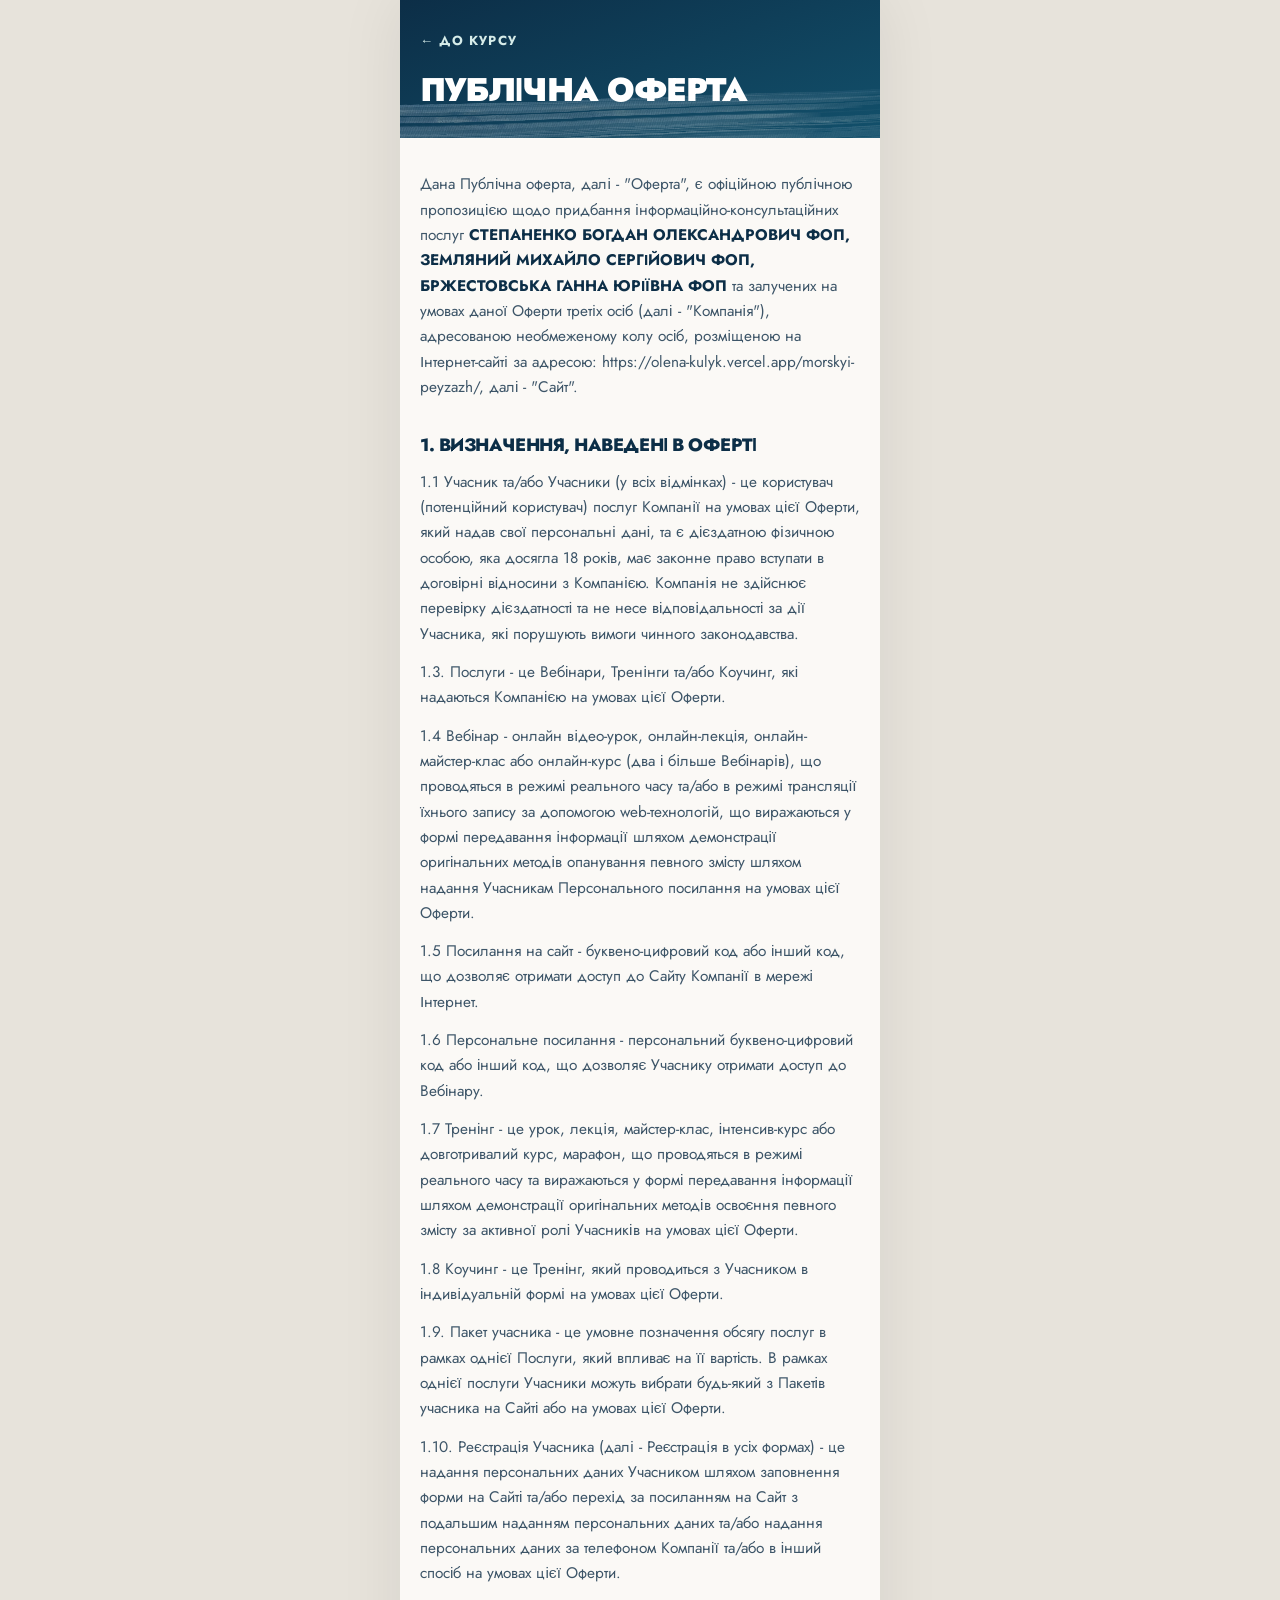
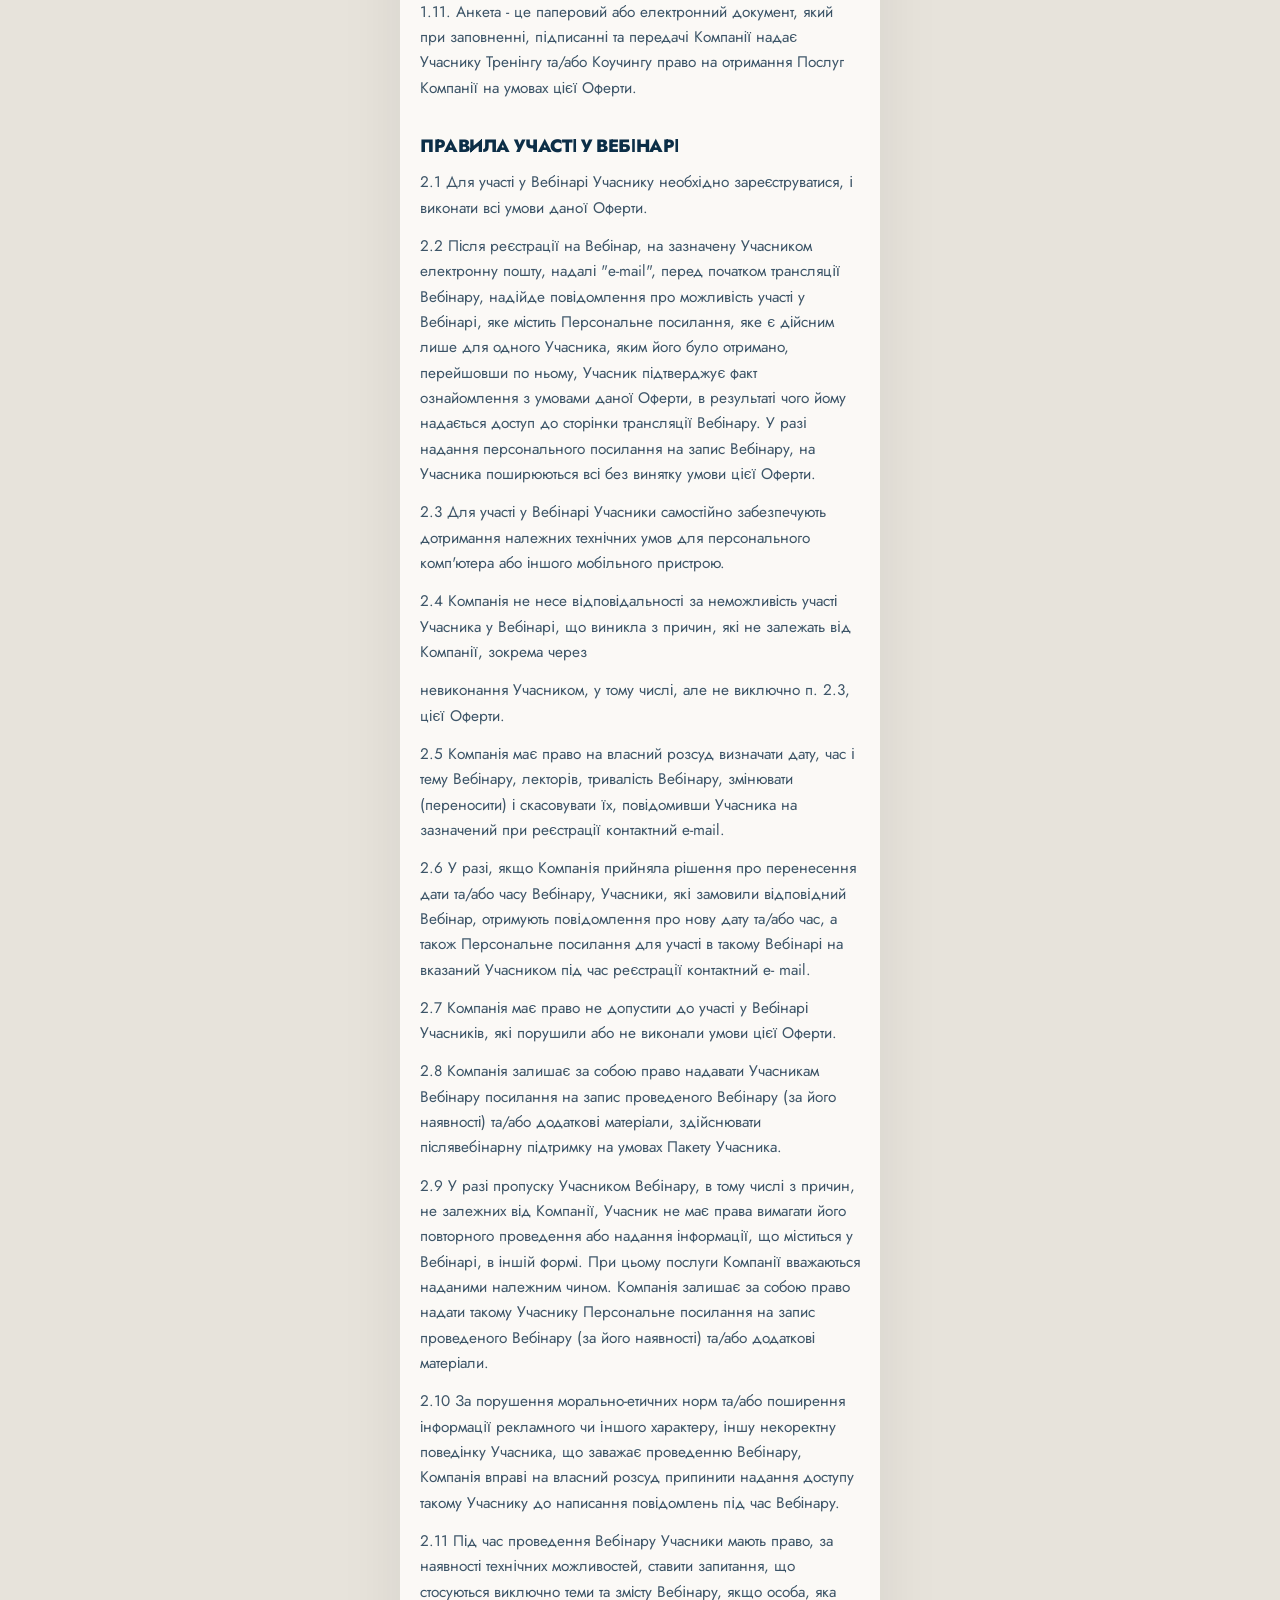
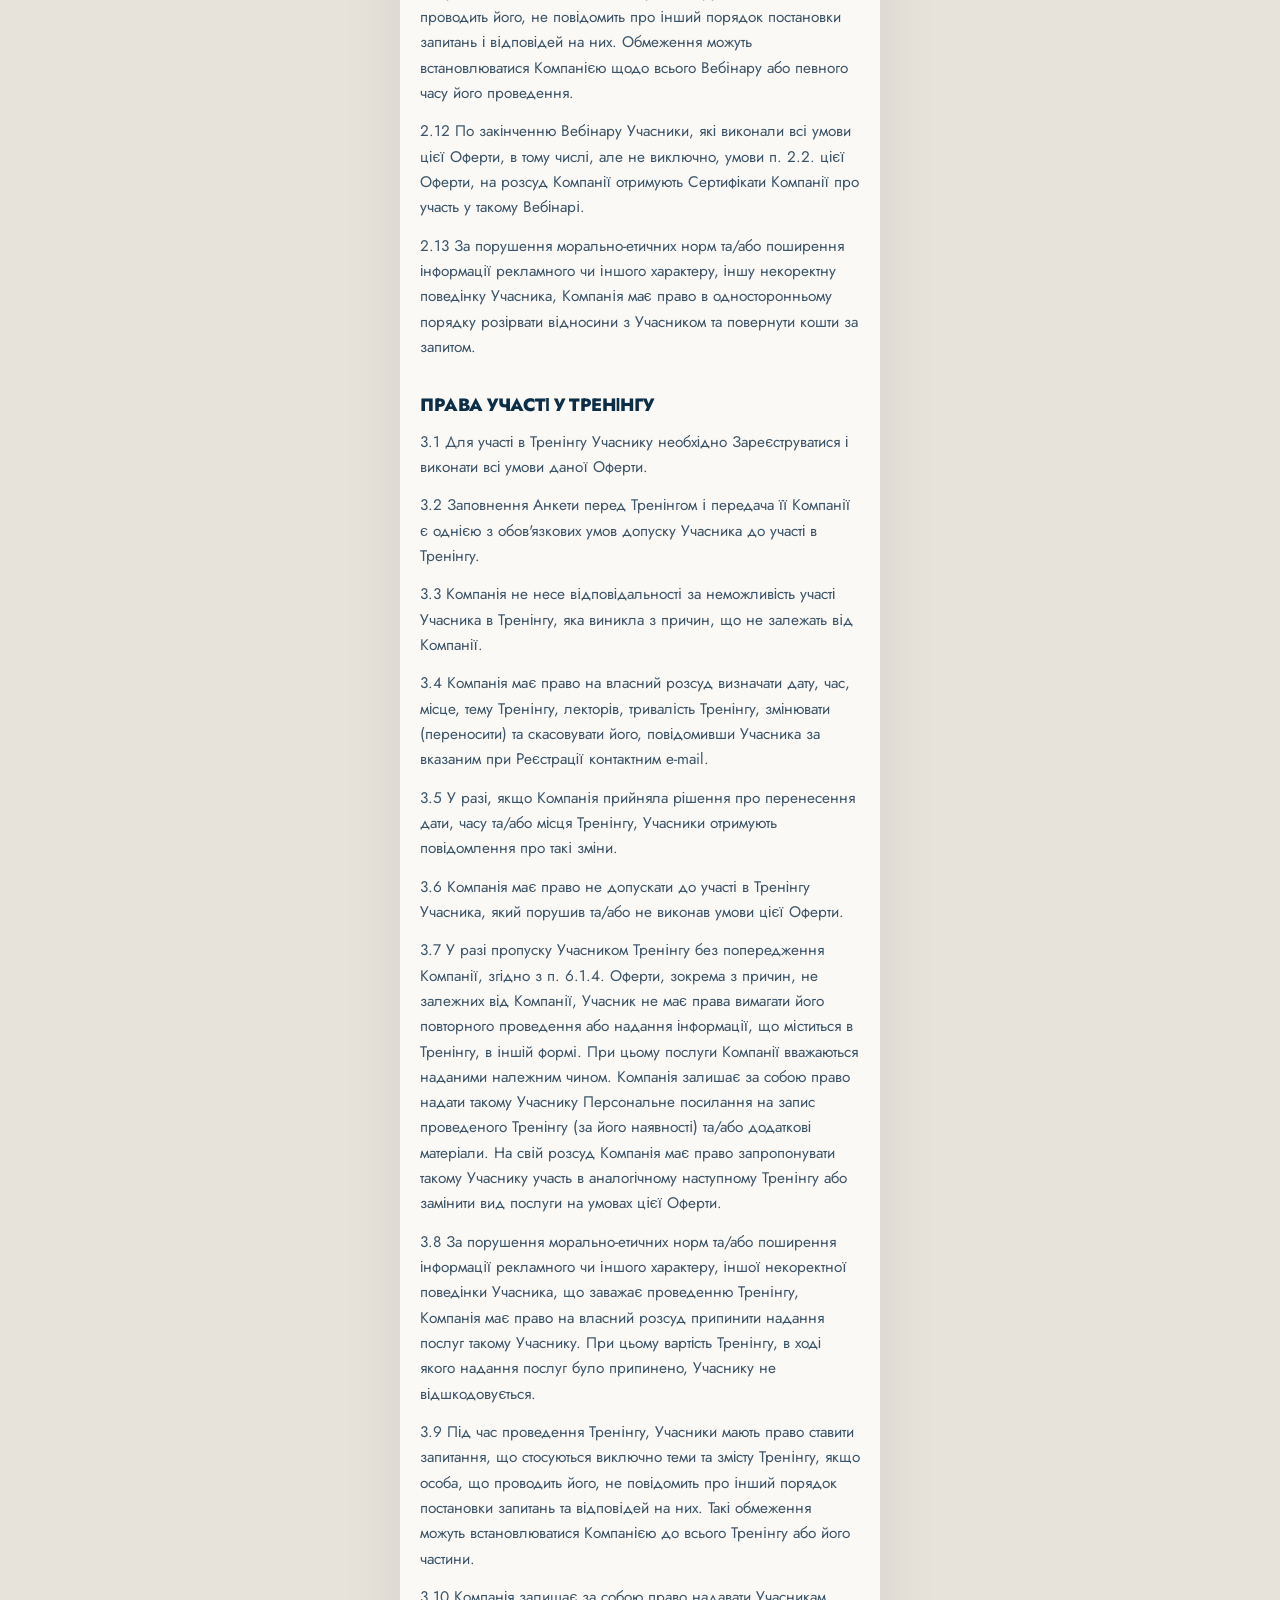
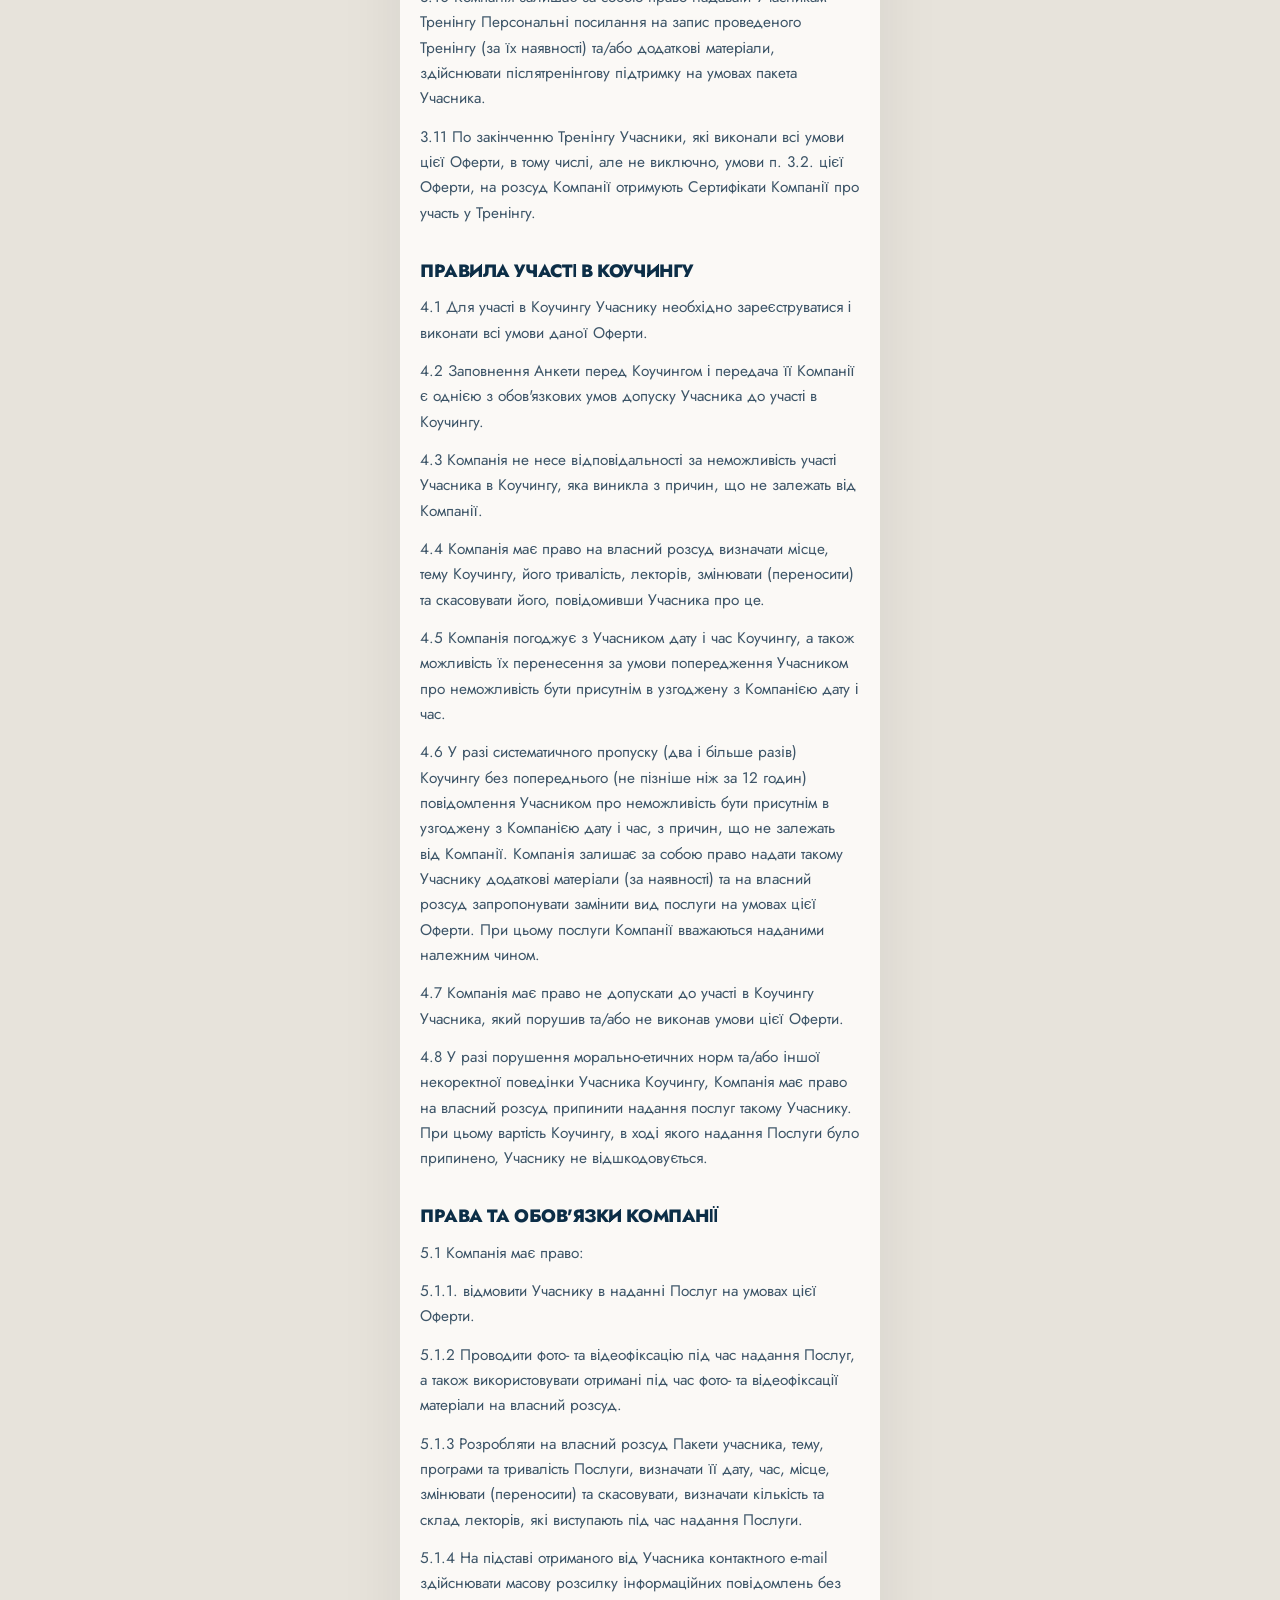
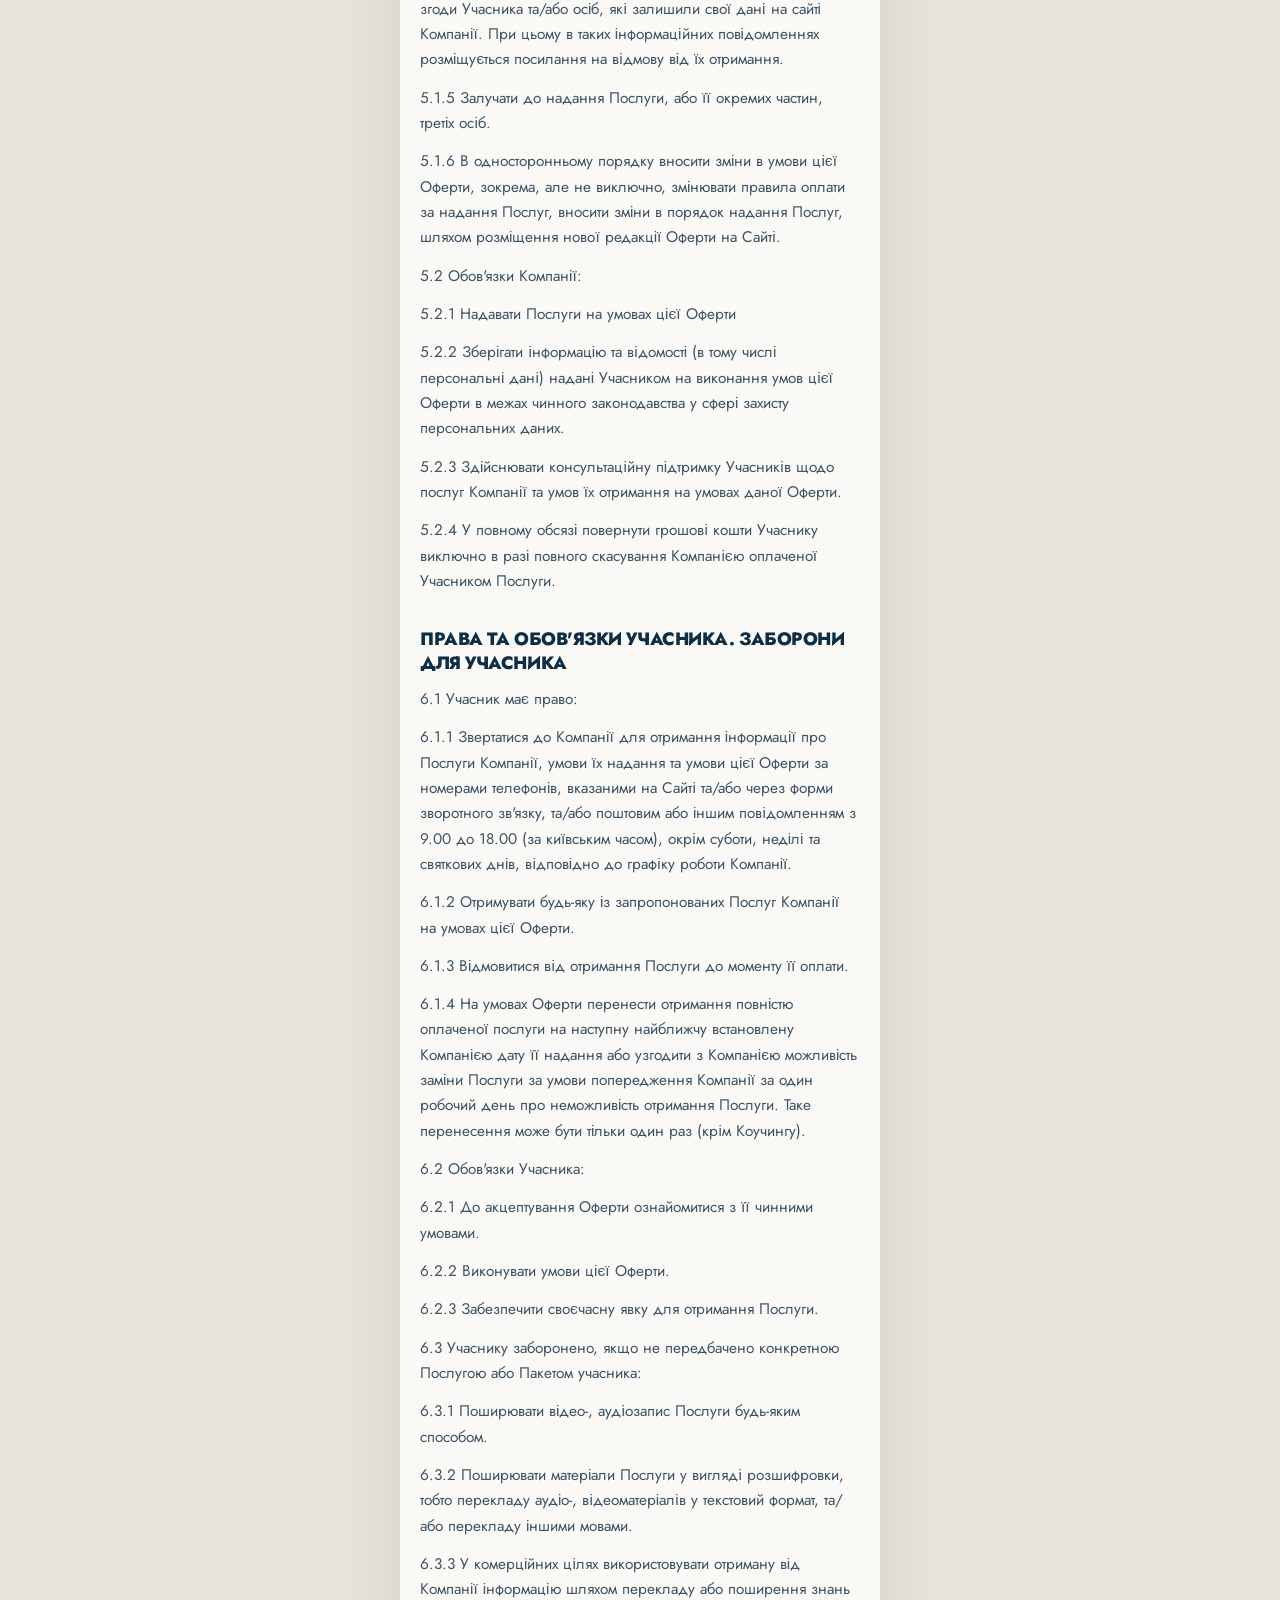
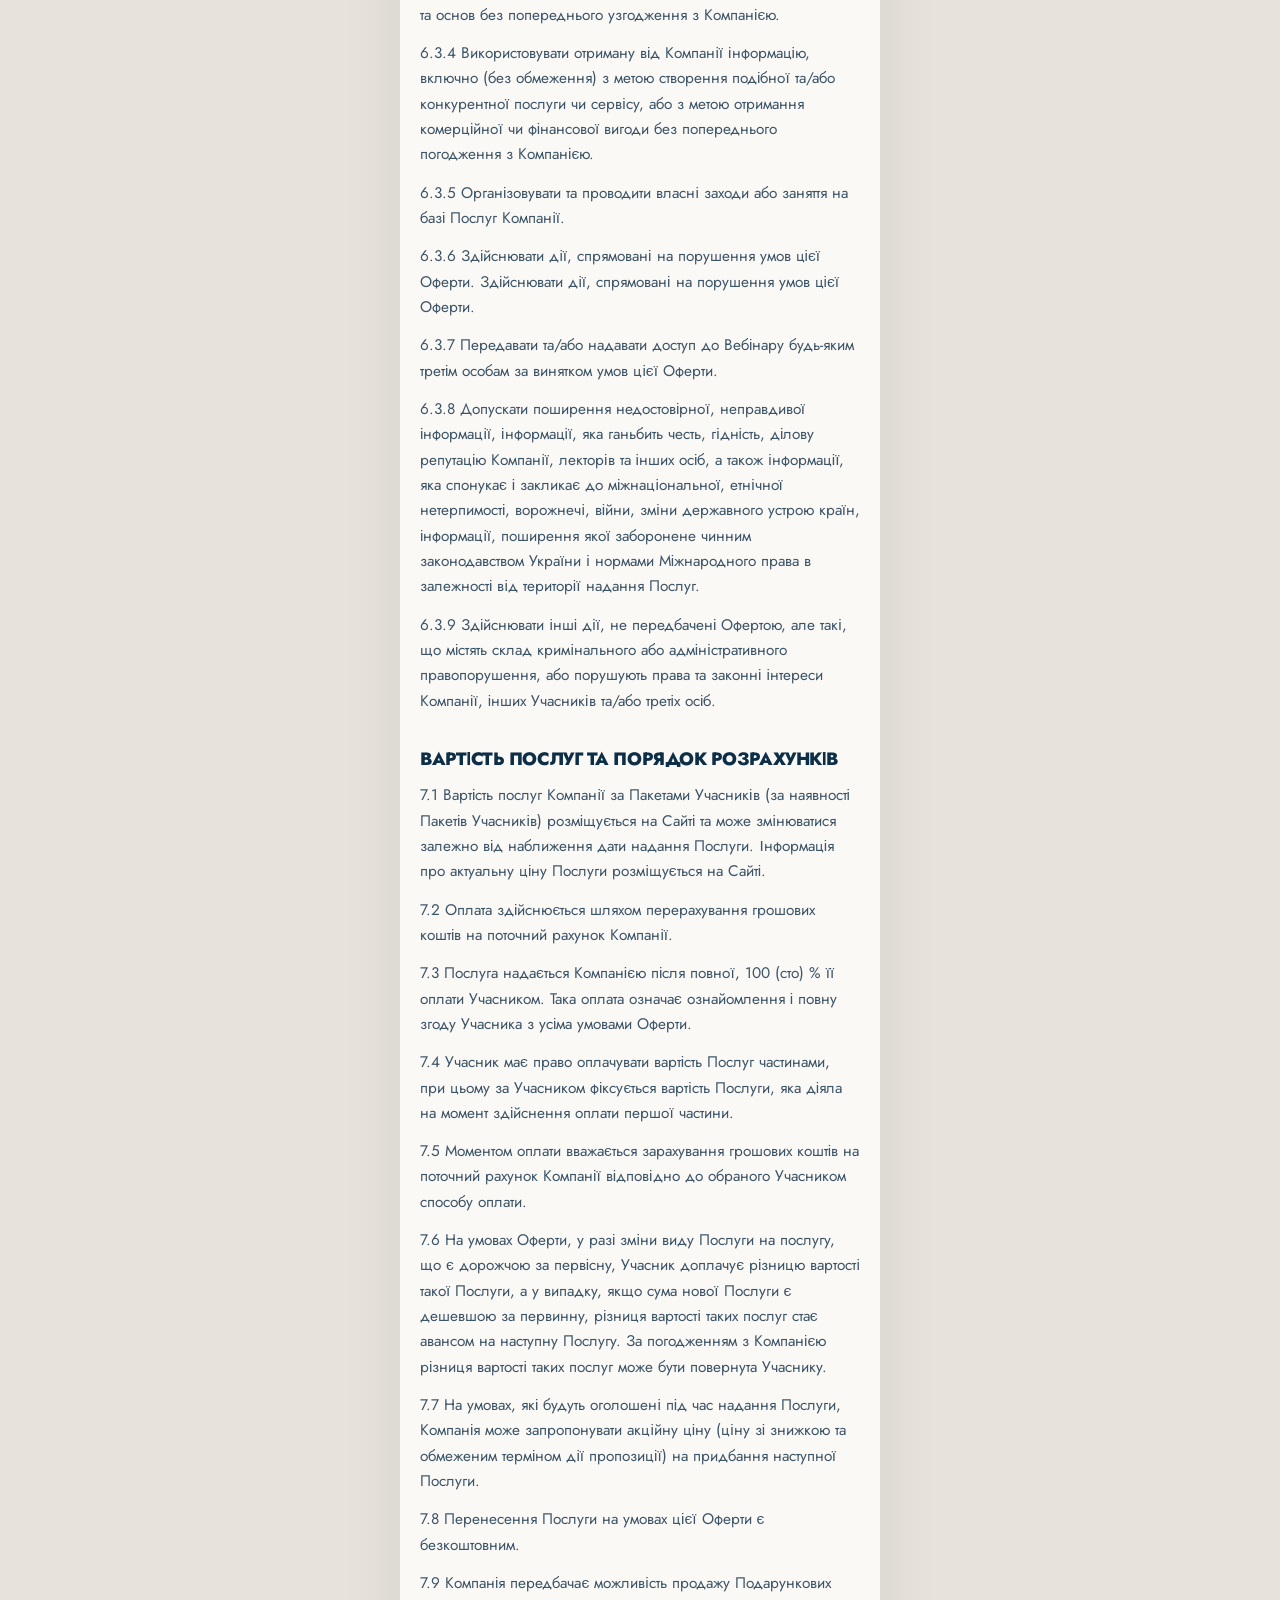
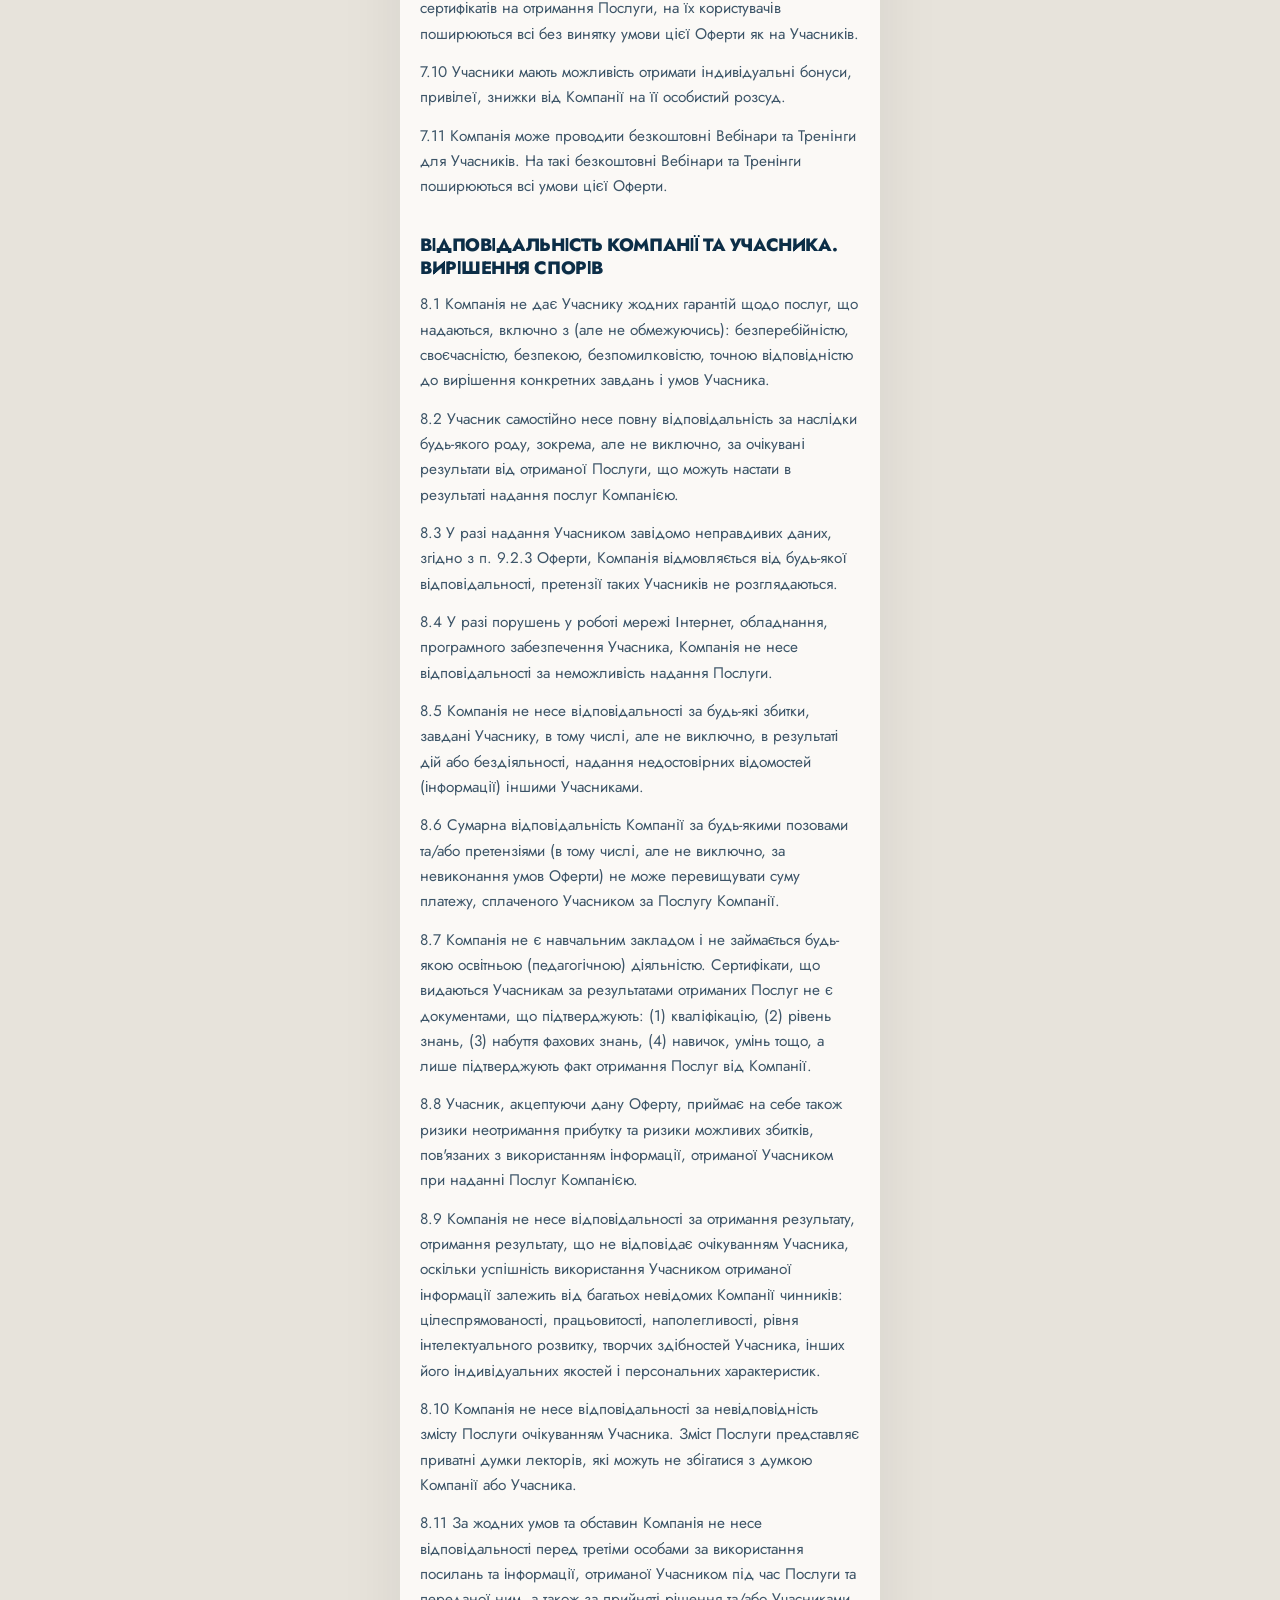
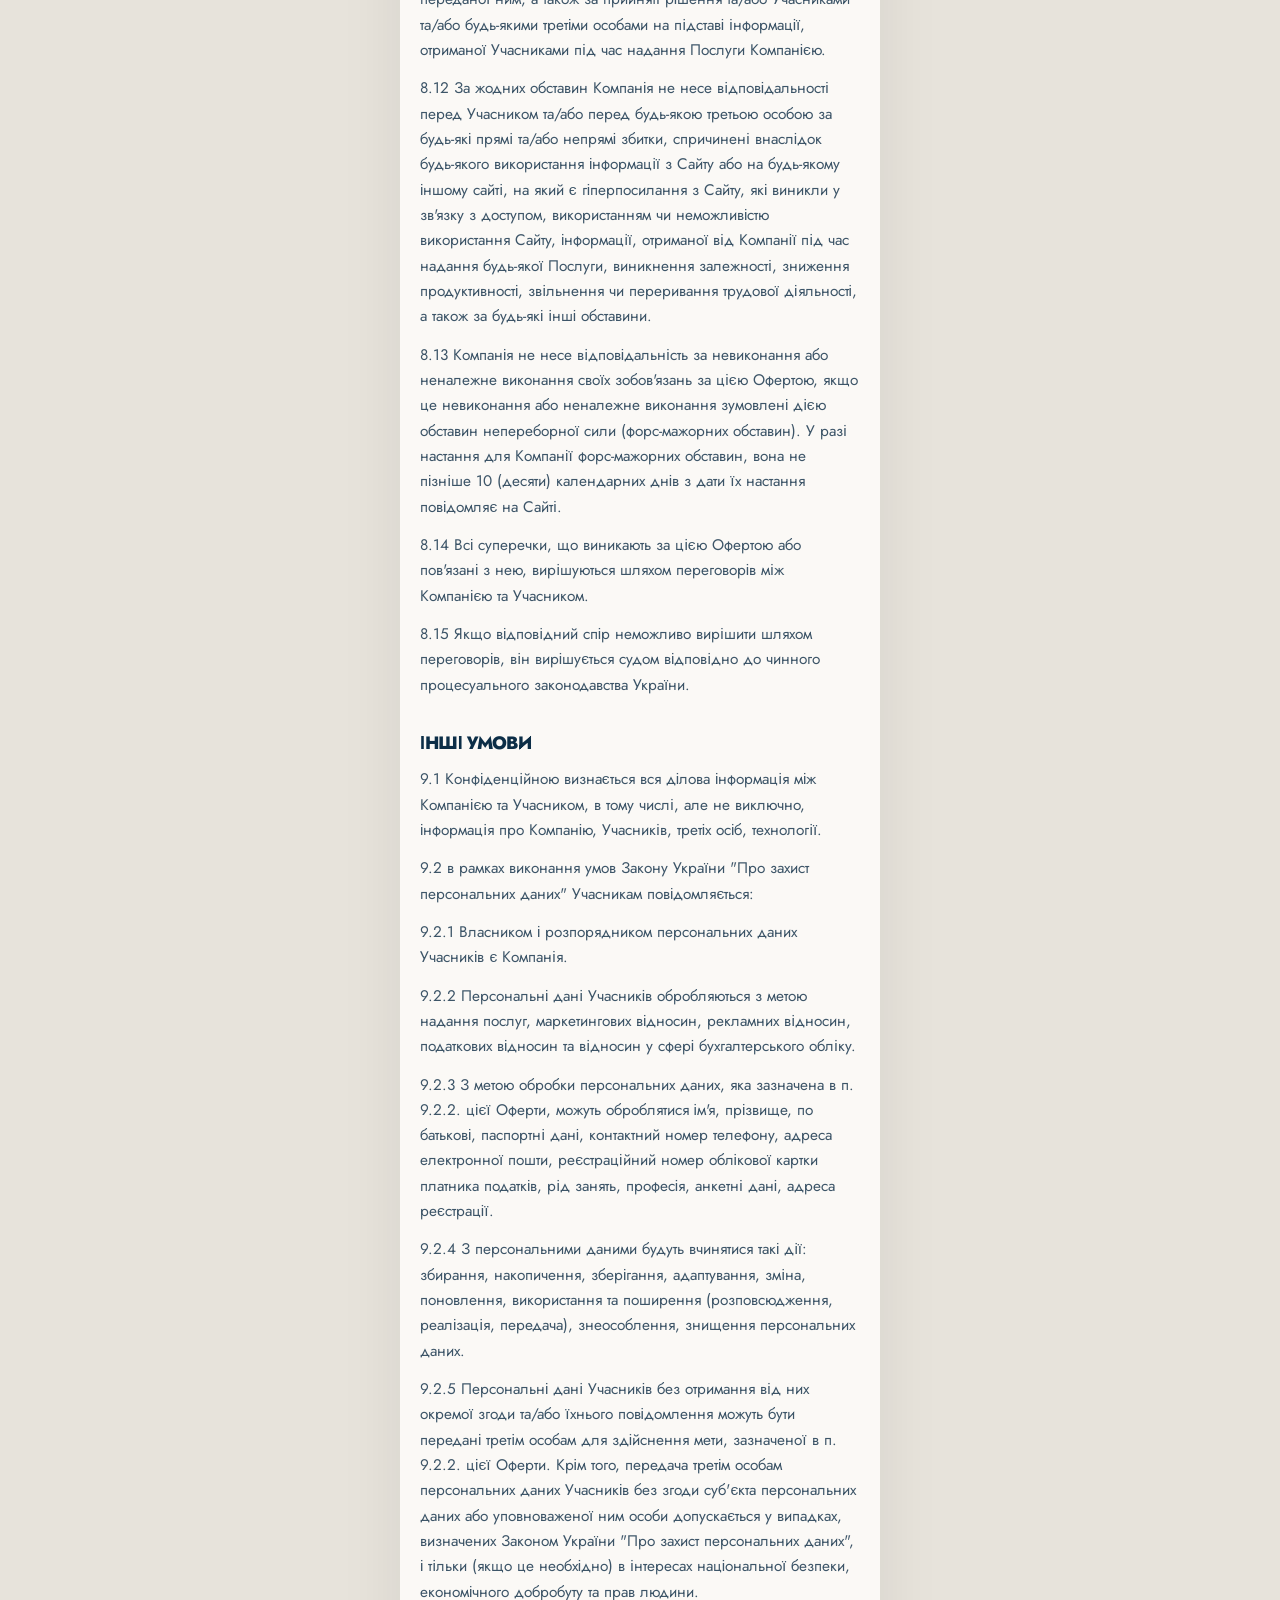
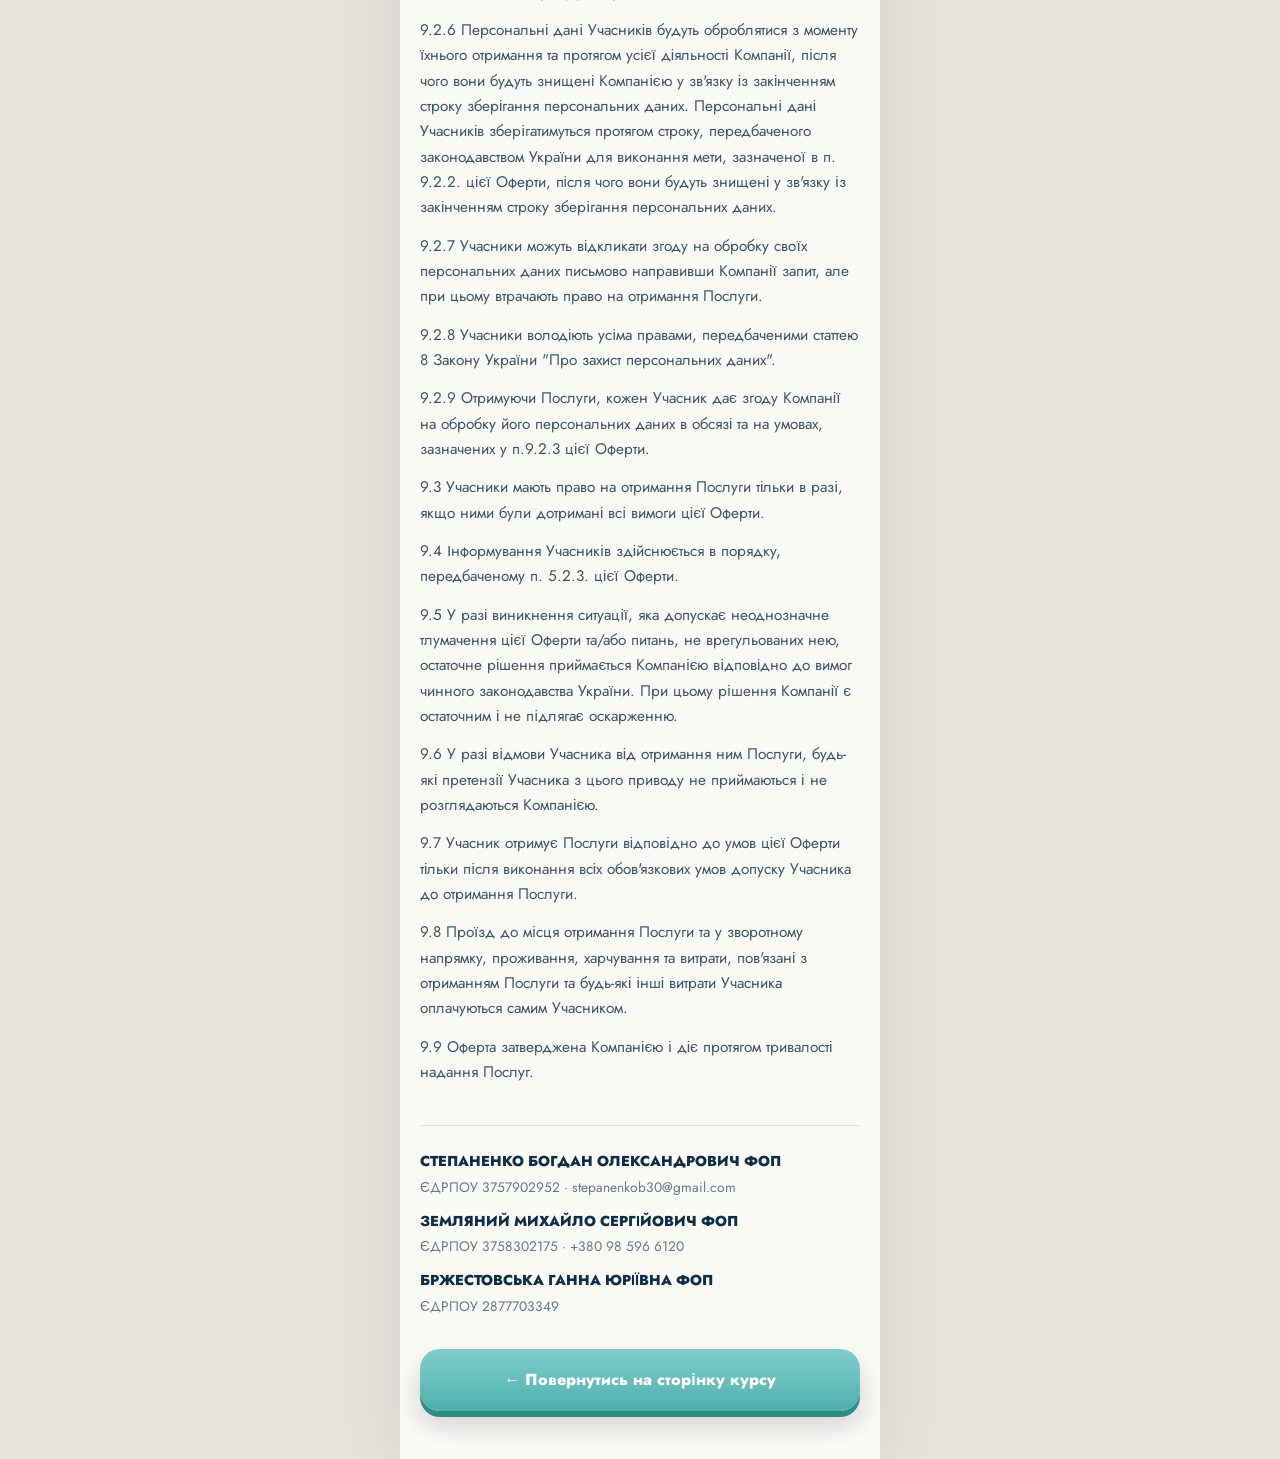
<file: morskyi-peyzazh-v2/oferta.html>
<!doctype html>
<html lang="uk">
<head>
<meta charset="utf-8">
<!-- Meta Pixel -->
<script src="/pixel.js" async></script>
<noscript><img height="1" width="1" style="display:none" alt=""
src="https://www.facebook.com/tr?id=1643966413961899&amp;ev=PageView&amp;noscript=1"></noscript>
<!-- /Meta Pixel -->
<meta name="viewport" content="width=device-width,initial-scale=1">
<title>Договір оферти — Швидкий морський пейзаж</title>
<meta name="robots" content="noindex">
<link rel="preconnect" href="https://fonts.googleapis.com" crossorigin>
<link rel="preconnect" href="https://fonts.gstatic.com" crossorigin>
<link href="https://fonts.googleapis.com/css2?family=Jost:wght@300;400;500;600;700;800;900&display=swap" rel="stylesheet">
<style>
:root{--ink:#0C2E47;--ink2:#1B4B69;--sea:#1E7C96;--sea-l:#2E9DB4;--aqua:#66C2BF;--foam:#D6ECE9;
--paper:#FBF9F6;--paper2:#F2EFE9;--gray:#66788A;--line:#E4DFD5;--coral:#E0653C;
--font:'Jost',-apple-system,'SF Pro Display','Helvetica Neue',Arial,sans-serif;--script:'Marck Script',cursive}
*{box-sizing:border-box;margin:0;padding:0}
html{-webkit-text-size-adjust:100%;scroll-behavior:smooth}
body{font-family:var(--font);background:#E7E3DB;color:var(--ink);line-height:1.62;-webkit-font-smoothing:antialiased;font-size:17px}
.phone{max-width:480px;margin:0 auto;background:var(--paper);position:relative;overflow:hidden;min-height:100vh}
@media(min-width:520px){.phone{box-shadow:0 0 60px rgba(0,0,0,.08)}}
.top{position:relative;background:linear-gradient(160deg,#0C2E47,#12506B);color:#fff;padding:26px 20px 32px;overflow:hidden}
.top .ps{position:absolute;left:-14%;width:128%;bottom:-14px;height:56px;background:url(/morskyi-peyzazh/assets/stroke-sky.webp) center/100% 100% no-repeat;opacity:.35;transform:rotate(-2deg);pointer-events:none}
.back{position:relative;z-index:2;display:inline-flex;align-items:center;gap:8px;font-size:.82rem;font-weight:700;letter-spacing:.08em;text-transform:uppercase;color:var(--foam);text-decoration:none}
.back:hover{color:#fff}
h1{position:relative;z-index:2;margin-top:20px;font-weight:900;text-transform:uppercase;font-size:clamp(1.6rem,7vw,2.05rem);line-height:1;letter-spacing:-.035em;text-wrap:balance}
.wrap{padding:34px 20px 48px}
h2{margin:34px 0 12px;font-weight:800;font-size:1.12rem;letter-spacing:-.025em;line-height:1.3;color:var(--ink)}
h2:first-child{margin-top:0}
h3{margin:26px 0 10px;font-weight:800;font-size:1rem;letter-spacing:-.02em;color:var(--sea)}
p{margin:0 0 13px;font-size:.96rem;line-height:1.65;color:#3D5568}
p b,p strong{color:var(--ink);font-weight:700}
a{color:var(--sea);text-decoration:underline;text-underline-offset:3px;overflow-wrap:anywhere}
.ent{display:inline;font-weight:700;color:var(--ink)}
.legal-foot{margin-top:40px;padding-top:24px;border-top:1px solid var(--line);font-size:.86rem;color:var(--gray)}
.legal-foot b{display:block;color:var(--ink);font-weight:800;font-size:.9rem;margin-top:12px}
.legal-foot b:first-child{margin-top:0}
.legal-foot span{display:block;margin-top:2px}
.backbtn{display:block;width:100%;margin-top:32px;padding:18px 22px;background:linear-gradient(180deg,#7FCDCA,#4FB0AD);color:#fff;border:none;border-radius:20px;font-family:var(--font);font-size:1rem;font-weight:800;text-align:center;text-decoration:none;box-shadow:0 6px 0 #2E8A87,0 14px 26px rgba(22,28,34,.18)}
@media (prefers-reduced-motion:reduce){*{animation:none!important;transition:none!important;scroll-behavior:auto}}
</style>
</head>
<body>
<div class="phone">
  <header class="top">
    <span class="ps" aria-hidden="true"></span>
    <a class="back" href="index.html">← До курсу</a>
    <h1>Публічна оферта</h1>
  </header>
  <main class="wrap">
    <p>Дана Публічна оферта, далі - "Оферта", є офіційною публічною пропозицією щодо придбання інформаційно-консультаційних послуг <span class="ent">СТЕПАНЕНКО БОГДАН ОЛЕКСАНДРОВИЧ ФОП, ЗЕМЛЯНИЙ МИХАЙЛО СЕРГІЙОВИЧ ФОП, БРЖЕСТОВСЬКА ГАННА ЮРІЇВНА ФОП</span> та залучених на умовах даної Оферти третіх осіб (далі - "Компанія"), адресованою необмеженому колу осіб, розміщеною на Інтернет-сайті за адресою: https://olena-kulyk.vercel.app/morskyi-peyzazh/, далі - "Сайт".</p>
    <h2>1. ВИЗНАЧЕННЯ, НАВЕДЕНІ В ОФЕРТІ</h2>
    <p>1.1 Учасник та/або Учасники (у всіх відмінках) - це користувач (потенційний користувач) послуг Компанії на умовах цієї Оферти, який надав свої персональні дані, та є дієздатною фізичною особою, яка досягла 18 років, має законне право вступати в договірні відносини з Компанією. Компанія не здійснює перевірку дієздатності та не несе відповідальності за дії Учасника, які порушують вимоги чинного законодавства.</p>
    <p>1.3. Послуги - це Вебінари, Тренінги та/або Коучинг, які надаються Компанією на умовах цієї Оферти.</p>
    <p>1.4 Вебінар - онлайн відео-урок, онлайн-лекція, онлайн-майстер-клас або онлайн-курс (два і більше Вебінарів), що проводяться в режимі реального часу та/або в режимі трансляції їхнього запису за допомогою web-технологій, що виражаються у формі передавання інформації шляхом демонстрації оригінальних методів опанування певного змісту шляхом надання Учасникам Персонального посилання на умовах цієї Оферти.</p>
    <p>1.5 Посилання на сайт - буквено-цифровий код або інший код, що дозволяє отримати доступ до Сайту Компанії в мережі Інтернет.</p>
    <p>1.6 Персональне посилання - персональний буквено-цифровий код або інший код, що дозволяє Учаснику отримати доступ до Вебінару.</p>
    <p>1.7 Тренінг - це урок, лекція, майстер-клас, інтенсив-курс або довготривалий курс, марафон, що проводяться в режимі реального часу та виражаються у формі передавання інформації шляхом демонстрації оригінальних методів освоєння певного змісту за активної ролі Учасників на умовах цієї Оферти.</p>
    <p>1.8 Коучинг - це Тренінг, який проводиться з Учасником в індивідуальній формі на умовах цієї Оферти.</p>
    <p>1.9. Пакет учасника - це умовне позначення обсягу послуг в рамках однієї Послуги, який впливає на її вартість. В рамках однієї послуги Учасники можуть вибрати будь-який з Пакетів учасника на Сайті або на умовах цієї Оферти.</p>
    <p>1.10. Реєстрація Учасника (далі - Реєстрація в усіх формах) - це надання персональних даних Учасником шляхом заповнення форми на Сайті та/або перехід за посиланням на Сайт з подальшим наданням персональних даних та/або надання персональних даних за телефоном Компанії та/або в інший спосіб на умовах цієї Оферти.</p>
    <p>1.11. Анкета - це паперовий або електронний документ, який при заповненні, підписанні та передачі Компанії надає Учаснику Тренінгу та/або Коучингу право на отримання Послуг Компанії на умовах цієї Оферти.</p>
    <h2>ПРАВИЛА УЧАСТІ У ВЕБІНАРІ</h2>
    <p>2.1 Для участі у Вебінарі Учаснику необхідно зареєструватися, і виконати всі умови даної Оферти.</p>
    <p>2.2 Після реєстрації на Вебінар, на зазначену Учасником електронну пошту, надалі "e-mail", перед початком трансляції Вебінару, надійде повідомлення про можливість участі у Вебінарі, яке містить Персональне посилання, яке є дійсним лише для одного Учасника, яким його було отримано, перейшовши по ньому, Учасник підтверджує факт ознайомлення з умовами даної Оферти, в результаті чого йому надається доступ до сторінки трансляції Вебінару. У разі надання персонального посилання на запис Вебінару, на Учасника поширюються всі без винятку умови цієї Оферти.</p>
    <p>2.3 Для участі у Вебінарі Учасники самостійно забезпечують дотримання належних технічних умов для персонального комп'ютера або іншого мобільного пристрою.</p>
    <p>2.4 Компанія не несе відповідальності за неможливість участі Учасника у Вебінарі, що виникла з причин, які не залежать від Компанії, зокрема через</p>
    <p>невиконання Учасником, у тому числі, але не виключно п. 2.3, цієї Оферти.</p>
    <p>2.5 Компанія має право на власний розсуд визначати дату, час і тему Вебінару, лекторів, тривалість Вебінару, змінювати (переносити) і скасовувати їх, повідомивши Учасника на зазначений при реєстрації контактний e-mail.</p>
    <p>2.6 У разі, якщо Компанія прийняла рішення про перенесення дати та/або часу Вебінару, Учасники, які замовили відповідний Вебінар, отримують повідомлення про нову дату та/або час, а також Персональне посилання для участі в такому Вебінарі на вказаний Учасником під час реєстрації контактний e- mail.</p>
    <p>2.7 Компанія має право не допустити до участі у Вебінарі Учасників, які порушили або не виконали умови цієї Оферти.</p>
    <p>2.8 Компанія залишає за собою право надавати Учасникам Вебінару посилання на запис проведеного Вебінару (за його наявності) та/або додаткові матеріали, здійснювати післявебінарну підтримку на умовах Пакету Учасника.</p>
    <p>2.9 У разі пропуску Учасником Вебінару, в тому числі з причин, не залежних від Компанії, Учасник не має права вимагати його повторного проведення або надання інформації, що міститься у Вебінарі, в іншій формі. При цьому послуги Компанії вважаються наданими належним чином. Компанія залишає за собою право надати такому Учаснику Персональне посилання на запис проведеного Вебінару (за його наявності) та/або додаткові матеріали.</p>
    <p>2.10 За порушення морально-етичних норм та/або поширення інформації рекламного чи іншого характеру, іншу некоректну поведінку Учасника, що заважає проведенню Вебінару, Компанія вправі на власний розсуд припинити надання доступу такому Учаснику до написання повідомлень під час Вебінару.</p>
    <p>2.11 Під час проведення Вебінару Учасники мають право, за наявності технічних можливостей, ставити запитання, що стосуються виключно теми та змісту Вебінару, якщо особа, яка проводить його, не повідомить про інший порядок постановки запитань і відповідей на них. Обмеження можуть встановлюватися Компанією щодо всього Вебінару або певного часу його проведення.</p>
    <p>2.12 По закінченню Вебінару Учасники, які виконали всі умови цієї Оферти, в тому числі, але не виключно, умови п. 2.2. цієї Оферти, на розсуд Компанії отримують Сертифікати Компанії про участь у такому Вебінарі.</p>
    <p>2.13 За порушення морально-етичних норм та/або поширення інформації рекламного чи іншого характеру, іншу некоректну поведінку Учасника, Компанія має право в односторонньому порядку розірвати відносини з Учасником та повернути кошти за запитом.</p>
    <h2>ПРАВА УЧАСТІ У ТРЕНІНГУ</h2>
    <p>3.1 Для участі в Тренінгу Учаснику необхідно Зареєструватися і виконати всі умови даної Оферти.</p>
    <p>3.2 Заповнення Анкети перед Тренінгом і передача її Компанії є однією з обов'язкових умов допуску Учасника до участі в Тренінгу.</p>
    <p>3.3 Компанія не несе відповідальності за неможливість участі Учасника в Тренінгу, яка виникла з причин, що не залежать від Компанії.</p>
    <p>3.4 Компанія має право на власний розсуд визначати дату, час, місце, тему Тренінгу, лекторів, тривалість Тренінгу, змінювати (переносити) та скасовувати його, повідомивши Учасника за вказаним при Реєстрації контактним e-mail.</p>
    <p>3.5 У разі, якщо Компанія прийняла рішення про перенесення дати, часу та/або місця Тренінгу, Учасники отримують повідомлення про такі зміни.</p>
    <p>3.6 Компанія має право не допускати до участі в Тренінгу Учасника, який порушив та/або не виконав умови цієї Оферти.</p>
    <p>3.7 У разі пропуску Учасником Тренінгу без попередження Компанії, згідно з п. 6.1.4. Оферти, зокрема з причин, не залежних від Компанії, Учасник не має права вимагати його повторного проведення або надання інформації, що міститься в Тренінгу, в іншій формі. При цьому послуги Компанії вважаються наданими належним чином. Компанія залишає за собою право надати такому Учаснику Персональне посилання на запис проведеного Тренінгу (за його наявності) та/або додаткові матеріали. На свій розсуд Компанія має право запропонувати такому Учаснику участь в аналогічному наступному Тренінгу або замінити вид послуги на умовах цієї Оферти.</p>
    <p>3.8 За порушення морально-етичних норм та/або поширення інформації рекламного чи іншого характеру, іншої некоректної поведінки Учасника, що заважає проведенню Тренінгу, Компанія має право на власний розсуд припинити надання послуг такому Учаснику. При цьому вартість Тренінгу, в ході якого надання послуг було припинено, Учаснику не відшкодовується.</p>
    <p>3.9 Під час проведення Тренінгу, Учасники мають право ставити запитання, що стосуються виключно теми та змісту Тренінгу, якщо особа, що проводить його, не повідомить про інший порядок постановки запитань та відповідей на них. Такі обмеження можуть встановлюватися Компанією до всього Тренінгу або його частини.</p>
    <p>3.10 Компанія залишає за собою право надавати Учасникам Тренінгу Персональні посилання на запис проведеного Тренінгу (за їх наявності) та/або додаткові матеріали, здійснювати післятренінгову підтримку на умовах пакета Учасника.</p>
    <p>3.11 По закінченню Тренінгу Учасники, які виконали всі умови цієї Оферти, в тому числі, але не виключно, умови п. 3.2. цієї Оферти, на розсуд Компанії отримують Сертифікати Компанії про участь у Тренінгу.</p>
    <h2>ПРАВИЛА УЧАСТІ В КОУЧИНГУ</h2>
    <p>4.1 Для участі в Коучингу Учаснику необхідно зареєструватися і виконати всі умови даної Оферти.</p>
    <p>4.2 Заповнення Анкети перед Коучингом і передача її Компанії є однією з обов'язкових умов допуску Учасника до участі в Коучингу.</p>
    <p>4.3 Компанія не несе відповідальності за неможливість участі Учасника в Коучингу, яка виникла з причин, що не залежать від Компанії.</p>
    <p>4.4 Компанія має право на власний розсуд визначати місце, тему Коучингу, його тривалість, лекторів, змінювати (переносити) та скасовувати його, повідомивши Учасника про це.</p>
    <p>4.5 Компанія погоджує з Учасником дату і час Коучингу, а також можливість їх перенесення за умови попередження Учасником про неможливість бути присутнім в узгоджену з Компанією дату і час.</p>
    <p>4.6 У разі систематичного пропуску (два і більше разів) Коучингу без попереднього (не пізніше ніж за 12 годин) повідомлення Учасником про неможливість бути присутнім в узгоджену з Компанією дату і час, з причин, що не залежать від Компанії. Компанія залишає за собою право надати такому Учаснику додаткові матеріали (за наявності) та на власний розсуд запропонувати замінити вид послуги на умовах цієї Оферти. При цьому послуги Компанії вважаються наданими належним чином.</p>
    <p>4.7 Компанія має право не допускати до участі в Коучингу Учасника, який порушив та/або не виконав умови цієї Оферти.</p>
    <p>4.8 У разі порушення морально-етичних норм та/або іншої некоректної поведінки Учасника Коучингу, Компанія має право на власний розсуд припинити надання послуг такому Учаснику. При цьому вартість Коучингу, в ході якого надання Послуги було припинено, Учаснику не відшкодовується.</p>
    <h2>ПРАВА ТА ОБОВ'ЯЗКИ КОМПАНІЇ</h2>
    <p>5.1 Компанія має право:</p>
    <p>5.1.1. відмовити Учаснику в наданні Послуг на умовах цієї Оферти.</p>
    <p>5.1.2 Проводити фото- та відеофіксацію під час надання Послуг, а також використовувати отримані під час фото- та відеофіксації матеріали на власний розсуд.</p>
    <p>5.1.3 Розробляти на власний розсуд Пакети учасника, тему, програми та тривалість Послуги, визначати її дату, час, місце, змінювати (переносити) та скасовувати, визначати кількість та склад лекторів, які виступають під час надання Послуги.</p>
    <p>5.1.4 На підставі отриманого від Учасника контактного e-mail здійснювати масову розсилку інформаційних повідомлень без згоди Учасника та/або осіб, які залишили свої дані на сайті Компанії. При цьому в таких інформаційних повідомленнях розміщується посилання на відмову від їх отримання.</p>
    <p>5.1.5 Залучати до надання Послуги, або її окремих частин, третіх осіб.</p>
    <p>5.1.6 В односторонньому порядку вносити зміни в умови цієї Оферти, зокрема, але не виключно, змінювати правила оплати за надання Послуг, вносити зміни в порядок надання Послуг, шляхом розміщення нової редакції Оферти на Сайті.</p>
    <p>5.2 Обов'язки Компанії:</p>
    <p>5.2.1 Надавати Послуги на умовах цієї Оферти</p>
    <p>5.2.2 Зберігати інформацію та відомості (в тому числі персональні дані) надані Учасником на виконання умов цієї Оферти в межах чинного законодавства у сфері захисту персональних даних.</p>
    <p>5.2.3 Здійснювати консультаційну підтримку Учасників щодо послуг Компанії та умов їх отримання на умовах даної Оферти.</p>
    <p>5.2.4 У повному обсязі повернути грошові кошти Учаснику виключно в разі повного скасування Компанією оплаченої Учасником Послуги.</p>
    <h2>ПРАВА ТА ОБОВ'ЯЗКИ УЧАСНИКА. ЗАБОРОНИ ДЛЯ УЧАСНИКА</h2>
    <p>6.1 Учасник має право:</p>
    <p>6.1.1 Звертатися до Компанії для отримання інформації про Послуги Компанії, умови їх надання та умови цієї Оферти за номерами телефонів, вказаними на Сайті та/або через форми зворотного зв'язку, та/або поштовим або іншим повідомленням з 9.00 до 18.00 (за київським часом), окрім суботи, неділі та святкових днів, відповідно до графіку роботи Компанії.</p>
    <p>6.1.2 Отримувати будь-яку із запропонованих Послуг Компанії на умовах цієї Оферти.</p>
    <p>6.1.3 Відмовитися від отримання Послуги до моменту її оплати.</p>
    <p>6.1.4 На умовах Оферти перенести отримання повністю оплаченої послуги на наступну найближчу встановлену Компанією дату її надання або узгодити з Компанією можливість заміни Послуги за умови попередження Компанії за один робочий день про неможливість отримання Послуги. Таке перенесення може бути тільки один раз (крім Коучингу).</p>
    <p>6.2 Обов'язки Учасника:</p>
    <p>6.2.1 До акцептування Оферти ознайомитися з її чинними умовами.</p>
    <p>6.2.2 Виконувати умови цієї Оферти.</p>
    <p>6.2.3 Забезпечити своєчасну явку для отримання Послуги.</p>
    <p>6.3 Учаснику заборонено, якщо не передбачено конкретною Послугою або Пакетом учасника:</p>
    <p>6.3.1 Поширювати відео-, аудіозапис Послуги будь-яким способом.</p>
    <p>6.3.2 Поширювати матеріали Послуги у вигляді розшифровки, тобто перекладу аудіо-, відеоматеріалів у текстовий формат, та/або перекладу іншими мовами.</p>
    <p>6.3.3 У комерційних цілях використовувати отриману від Компанії інформацію шляхом перекладу або поширення знань та основ без попереднього узгодження з Компанією.</p>
    <p>6.3.4 Використовувати отриману від Компанії інформацію, включно (без обмеження) з метою створення подібної та/або конкурентної послуги чи сервісу, або з метою отримання комерційної чи фінансової вигоди без попереднього погодження з Компанією.</p>
    <p>6.3.5 Організовувати та проводити власні заходи або заняття на базі Послуг Компанії.</p>
    <p>6.3.6 Здійснювати дії, спрямовані на порушення умов цієї Оферти. Здійснювати дії, спрямовані на порушення умов цієї Оферти.</p>
    <p>6.3.7 Передавати та/або надавати доступ до Вебінару будь-яким третім особам за винятком умов цієї Оферти.</p>
    <p>6.3.8 Допускати поширення недостовірної, неправдивої інформації, інформації, яка ганьбить честь, гідність, ділову репутацію Компанії, лекторів та інших осіб, а також інформації, яка спонукає і закликає до міжнаціональної, етнічної нетерпимості, ворожнечі, війни, зміни державного устрою країн, інформації, поширення якої заборонене чинним законодавством України і нормами Міжнародного права в залежності від території надання Послуг.</p>
    <p>6.3.9 Здійснювати інші дії, не передбачені Офертою, але такі, що містять склад кримінального або адміністративного правопорушення, або порушують права та законні інтереси Компанії, інших Учасників та/або третіх осіб.</p>
    <h2>ВАРТІСТЬ ПОСЛУГ ТА ПОРЯДОК РОЗРАХУНКІВ</h2>
    <p>7.1 Вартість послуг Компанії за Пакетами Учасників (за наявності Пакетів Учасників) розміщується на Сайті та може змінюватися залежно від наближення дати надання Послуги. Інформація про актуальну ціну Послуги розміщується на Сайті.</p>
    <p>7.2 Оплата здійснюється шляхом перерахування грошових коштів на поточний рахунок Компанії.</p>
    <p>7.3 Послуга надається Компанією після повної, 100 (сто) % її оплати Учасником. Така оплата означає ознайомлення і повну згоду Учасника з усіма умовами Оферти.</p>
    <p>7.4 Учасник має право оплачувати вартість Послуг частинами, при цьому за Учасником фіксується вартість Послуги, яка діяла на момент здійснення оплати першої частини.</p>
    <p>7.5 Моментом оплати вважається зарахування грошових коштів на поточний рахунок Компанії відповідно до обраного Учасником способу оплати.</p>
    <p>7.6 На умовах Оферти, у разі зміни виду Послуги на послугу, що є дорожчою за первісну, Учасник доплачує різницю вартості такої Послуги, а у випадку, якщо сума нової Послуги є дешевшою за первинну, різниця вартості таких послуг стає авансом на наступну Послугу. За погодженням з Компанією різниця вартості таких послуг може бути повернута Учаснику.</p>
    <p>7.7 На умовах, які будуть оголошені під час надання Послуги, Компанія може запропонувати акційну ціну (ціну зі знижкою та обмеженим терміном дії пропозиції) на придбання наступної Послуги.</p>
    <p>7.8 Перенесення Послуги на умовах цієї Оферти є безкоштовним.</p>
    <p>7.9 Компанія передбачає можливість продажу Подарункових сертифікатів на отримання Послуги, на їх користувачів поширюються всі без винятку умови цієї Оферти як на Учасників.</p>
    <p>7.10 Учасники мають можливість отримати індивідуальні бонуси, привілеї, знижки від Компанії на її особистий розсуд.</p>
    <p>7.11 Компанія може проводити безкоштовні Вебінари та Тренінги для Учасників. На такі безкоштовні Вебінари та Тренінги поширюються всі умови цієї Оферти.</p>
    <h2>ВІДПОВІДАЛЬНІСТЬ КОМПАНІЇ ТА УЧАСНИКА. ВИРІШЕННЯ СПОРІВ</h2>
    <p>8.1 Компанія не дає Учаснику жодних гарантій щодо послуг, що надаються, включно з (але не обмежуючись): безперебійністю, своєчасністю, безпекою, безпомилковістю, точною відповідністю до вирішення конкретних завдань і умов Учасника.</p>
    <p>8.2 Учасник самостійно несе повну відповідальність за наслідки будь-якого роду, зокрема, але не виключно, за очікувані результати від отриманої Послуги, що можуть настати в результаті надання послуг Компанією.</p>
    <p>8.3 У разі надання Учасником завідомо неправдивих даних, згідно з п. 9.2.3 Оферти, Компанія відмовляється від будь-якої відповідальності, претензії таких Учасників не розглядаються.</p>
    <p>8.4 У разі порушень у роботі мережі Інтернет, обладнання, програмного забезпечення Учасника, Компанія не несе відповідальності за неможливість надання Послуги.</p>
    <p>8.5 Компанія не несе відповідальності за будь-які збитки, завдані Учаснику, в тому числі, але не виключно, в результаті дій або бездіяльності, надання недостовірних відомостей (інформації) іншими Учасниками.</p>
    <p>8.6 Сумарна відповідальність Компанії за будь-якими позовами та/або претензіями (в тому числі, але не виключно, за невиконання умов Оферти) не може перевищувати суму платежу, сплаченого Учасником за Послугу Компанії.</p>
    <p>8.7 Компанія не є навчальним закладом і не займається будь-якою освітньою (педагогічною) діяльністю. Сертифікати, що видаються Учасникам за результатами отриманих Послуг не є документами, що підтверджують: (1) кваліфікацію, (2) рівень знань, (3) набуття фахових знань, (4) навичок, умінь тощо, а лише підтверджують факт отримання Послуг від Компанії.</p>
    <p>8.8 Учасник, акцептуючи дану Оферту, приймає на себе також ризики неотримання прибутку та ризики можливих збитків, пов'язаних з використанням інформації, отриманої Учасником при наданні Послуг Компанією.</p>
    <p>8.9 Компанія не несе відповідальності за отримання результату, отримання результату, що не відповідає очікуванням Учасника, оскільки успішність використання Учасником отриманої інформації залежить від багатьох невідомих Компанії чинників: цілеспрямованості, працьовитості, наполегливості, рівня інтелектуального розвитку, творчих здібностей Учасника, інших його індивідуальних якостей і персональних характеристик.</p>
    <p>8.10 Компанія не несе відповідальності за невідповідність змісту Послуги очікуванням Учасника. Зміст Послуги представляє приватні думки лекторів, які можуть не збігатися з думкою Компанії або Учасника.</p>
    <p>8.11 За жодних умов та обставин Компанія не несе відповідальності перед третіми особами за використання посилань та інформації, отриманої Учасником під час Послуги та переданої ним, а також за прийняті рішення та/або Учасниками та/або будь-якими третіми особами на підставі інформації, отриманої Учасниками під час надання Послуги Компанією.</p>
    <p>8.12 За жодних обставин Компанія не несе відповідальності перед Учасником та/або перед будь-якою третьою особою за будь-які прямі та/або непрямі збитки, спричинені внаслідок будь-якого використання інформації з Сайту або на будь-якому іншому сайті, на який є гіперпосилання з Сайту, які виникли у зв'язку з доступом, використанням чи неможливістю використання Сайту, інформації, отриманої від Компанії під час надання будь-якої Послуги, виникнення залежності, зниження продуктивності, звільнення чи переривання трудової діяльності, а також за будь-які інші обставини.</p>
    <p>8.13 Компанія не несе відповідальність за невиконання або неналежне виконання своїх зобов'язань за цією Офертою, якщо це невиконання або неналежне виконання зумовлені дією обставин непереборної сили (форс-мажорних обставин). У разі настання для Компанії форс-мажорних обставин, вона не пізніше 10 (десяти) календарних днів з дати їх настання повідомляє на Сайті.</p>
    <p>8.14 Всі суперечки, що виникають за цією Офертою або пов'язані з нею, вирішуються шляхом переговорів між Компанією та Учасником.</p>
    <p>8.15 Якщо відповідний спір неможливо вирішити шляхом переговорів, він вирішується судом відповідно до чинного процесуального законодавства України.</p>
    <h2>ІНШІ УМОВИ</h2>
    <p>9.1 Конфіденційною визнається вся ділова інформація між Компанією та Учасником, в тому числі, але не виключно, інформація про Компанію, Учасників, третіх осіб, технології.</p>
    <p>9.2 в рамках виконання умов Закону України "Про захист персональних даних" Учасникам повідомляється:</p>
    <p>9.2.1 Власником і розпорядником персональних даних Учасників є Компанія.</p>
    <p>9.2.2 Персональні дані Учасників обробляються з метою надання послуг, маркетингових відносин, рекламних відносин, податкових відносин та відносин у сфері бухгалтерського обліку.</p>
    <p>9.2.3 З метою обробки персональних даних, яка зазначена в п. 9.2.2. цієї Оферти, можуть оброблятися ім'я, прізвище, по батькові, паспортні дані, контактний номер телефону, адреса електронної пошти, реєстраційний номер облікової картки платника податків, рід занять, професія, анкетні дані, адреса реєстрації.</p>
    <p>9.2.4 З персональними даними будуть вчинятися такі дії: збирання, накопичення, зберігання, адаптування, зміна, поновлення, використання та поширення (розповсюдження, реалізація, передача), знеособлення, знищення персональних даних.</p>
    <p>9.2.5 Персональні дані Учасників без отримання від них окремої згоди та/або їхнього повідомлення можуть бути передані третім особам для здійснення мети, зазначеної в п. 9.2.2. цієї Оферти. Крім того, передача третім особам персональних даних Учасників без згоди суб'єкта персональних даних або уповноваженої ним особи допускається у випадках, визначених Законом України "Про захист персональних даних", і тільки (якщо це необхідно) в інтересах національної безпеки, економічного добробуту та прав людини.</p>
    <p>9.2.6 Персональні дані Учасників будуть оброблятися з моменту їхнього отримання та протягом усієї діяльності Компанії, після чого вони будуть знищені Компанією у зв'язку із закінченням строку зберігання персональних даних. Персональні дані Учасників зберігатимуться протягом строку, передбаченого законодавством України для виконання мети, зазначеної в п. 9.2.2. цієї Оферти, після чого вони будуть знищені у зв'язку із закінченням строку зберігання персональних даних.</p>
    <p>9.2.7 Учасники можуть відкликати згоду на обробку своїх персональних даних письмово направивши Компанії запит, але при цьому втрачають право на отримання Послуги.</p>
    <p>9.2.8 Учасники володіють усіма правами, передбаченими статтею 8 Закону України "Про захист персональних даних".</p>
    <p>9.2.9 Отримуючи Послуги, кожен Учасник дає згоду Компанії на обробку його персональних даних в обсязі та на умовах, зазначених у п.9.2.3 цієї Оферти.</p>
    <p>9.3 Учасники мають право на отримання Послуги тільки в разі, якщо ними були дотримані всі вимоги цієї Оферти.</p>
    <p>9.4 Інформування Учасників здійснюється в порядку, передбаченому п. 5.2.3. цієї Оферти.</p>
    <p>9.5 У разі виникнення ситуації, яка допускає неоднозначне тлумачення цієї Оферти та/або питань, не врегульованих нею, остаточне рішення приймається Компанією відповідно до вимог чинного законодавства України. При цьому рішення Компанії є остаточним і не підлягає оскарженню.</p>
    <p>9.6 У разі відмови Учасника від отримання ним Послуги, будь-які претензії Учасника з цього приводу не приймаються і не розглядаються Компанією.</p>
    <p>9.7 Учасник отримує Послуги відповідно до умов цієї Оферти тільки після виконання всіх обов'язкових умов допуску Учасника до отримання Послуги.</p>
    <p>9.8 Проїзд до місця отримання Послуги та у зворотному напрямку, проживання, харчування та витрати, пов'язані з отриманням Послуги та будь-які інші витрати Учасника оплачуються самим Учасником.</p>
    <p>9.9 Оферта затверджена Компанією і діє протягом тривалості надання Послуг.</p>
<div class="legal-foot">
<b>СТЕПАНЕНКО БОГДАН ОЛЕКСАНДРОВИЧ ФОП</b><span>ЄДРПОУ 3757902952 · stepanenkob30@gmail.com</span>
<b>ЗЕМЛЯНИЙ МИХАЙЛО СЕРГІЙОВИЧ ФОП</b><span>ЄДРПОУ 3758302175 · +380 98 596 6120</span>
<b>БРЖЕСТОВСЬКА ГАННА ЮРІЇВНА ФОП</b><span>ЄДРПОУ 2877703349</span>
</div>
<a class="backbtn" href="index.html">← Повернутись на сторінку курсу</a>
  </main>
</div>
</body>
</html>
</file>
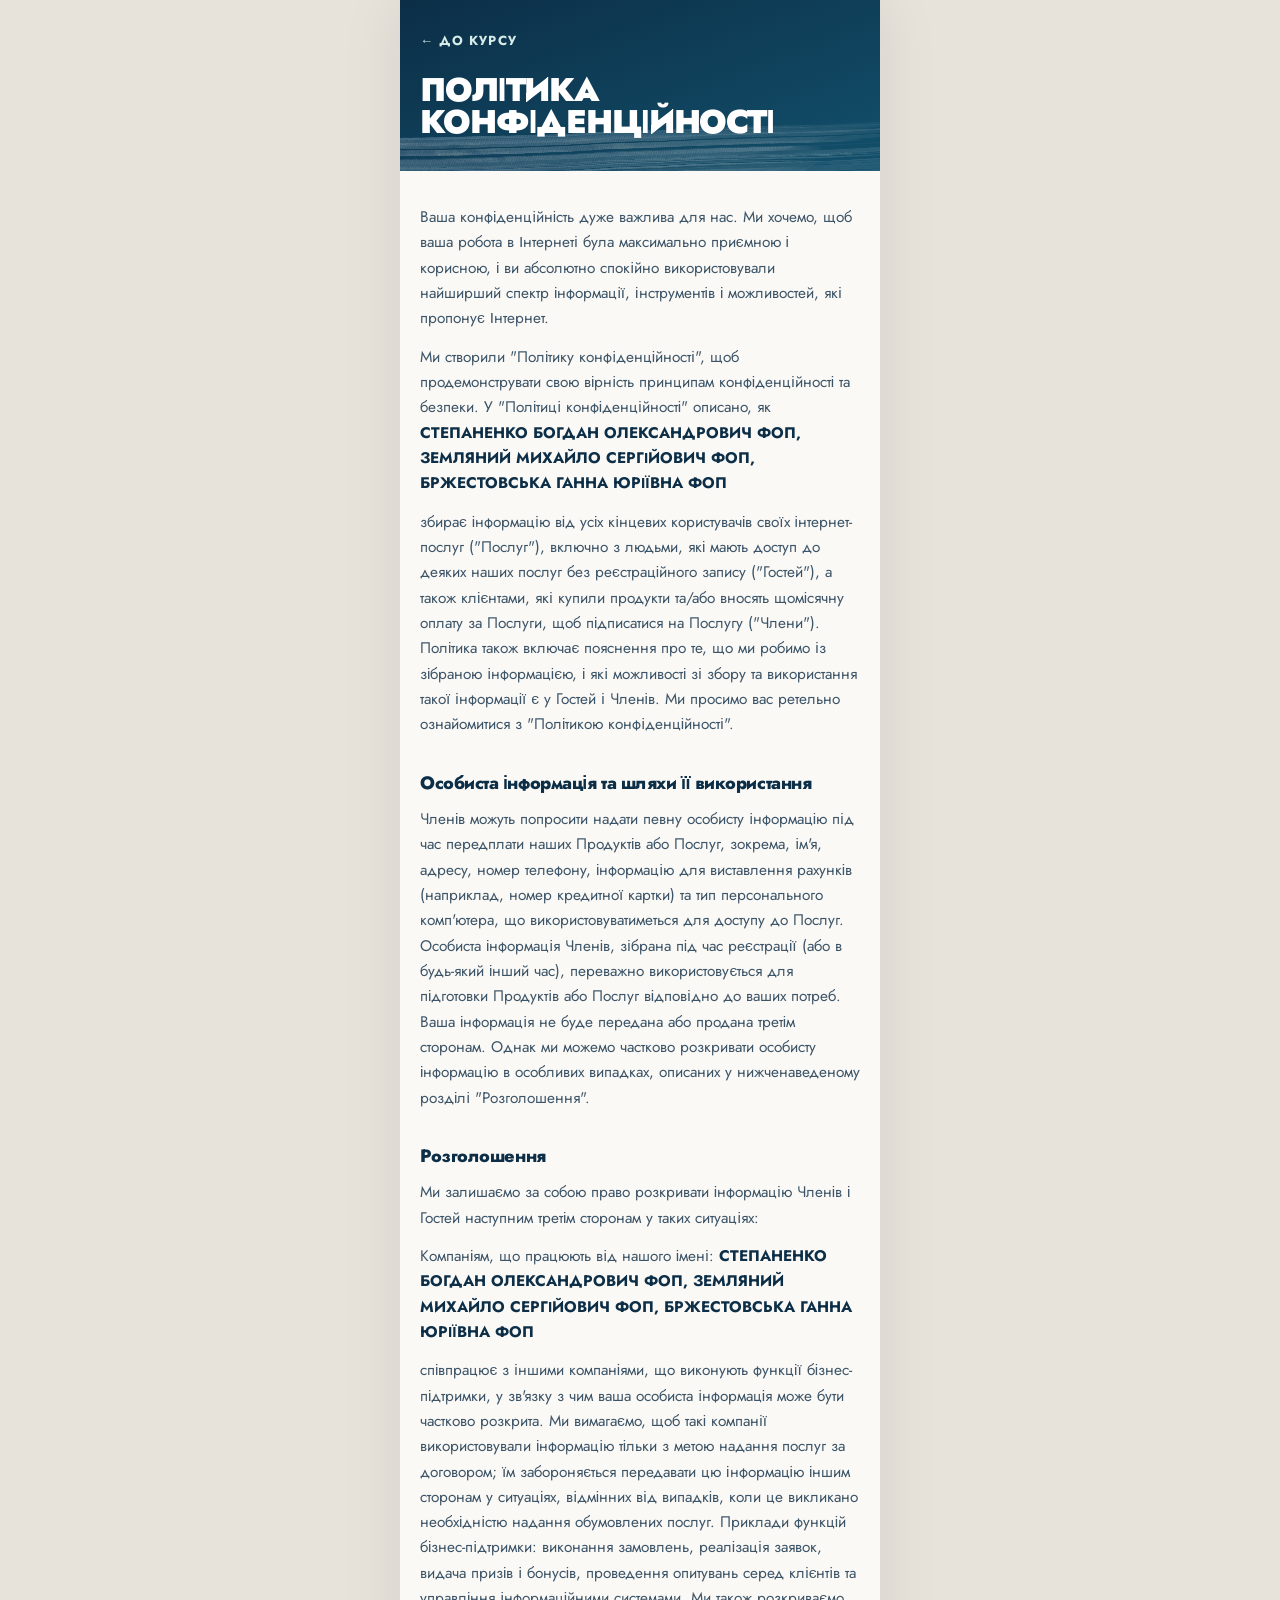
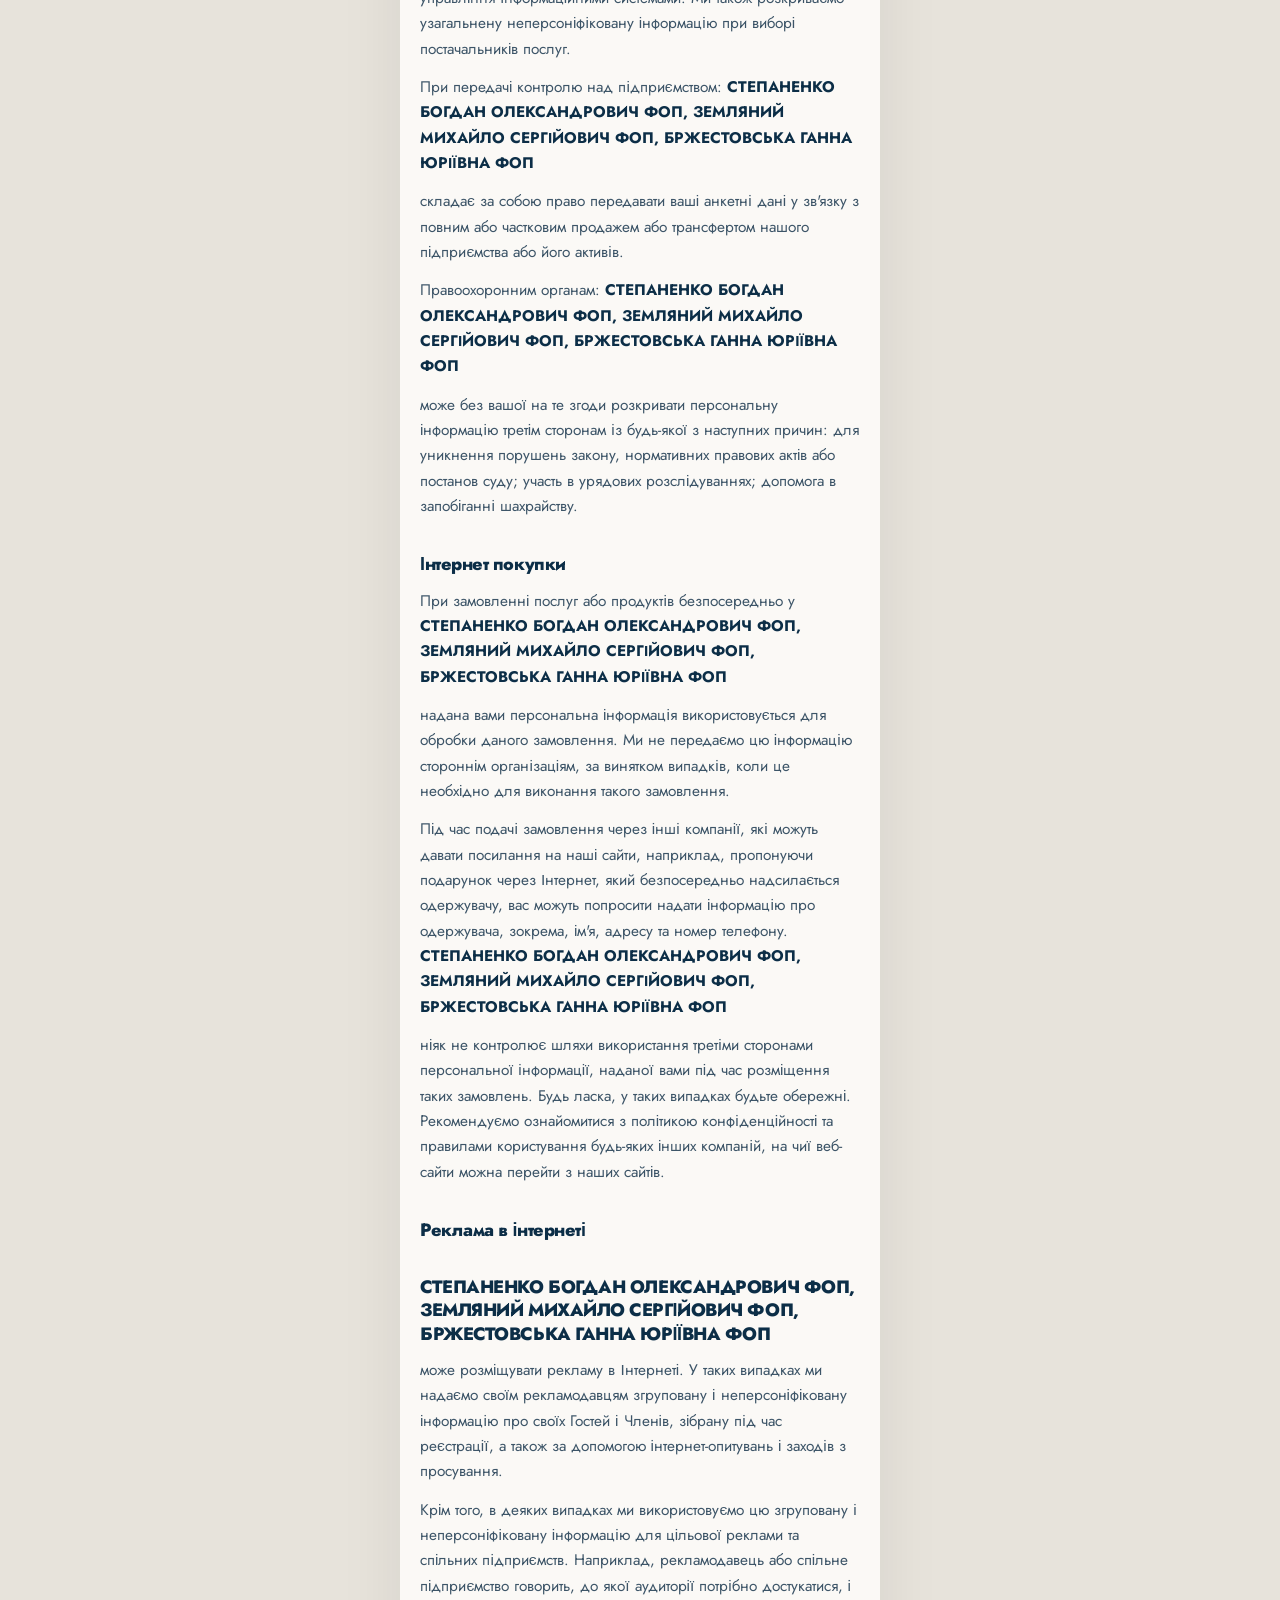
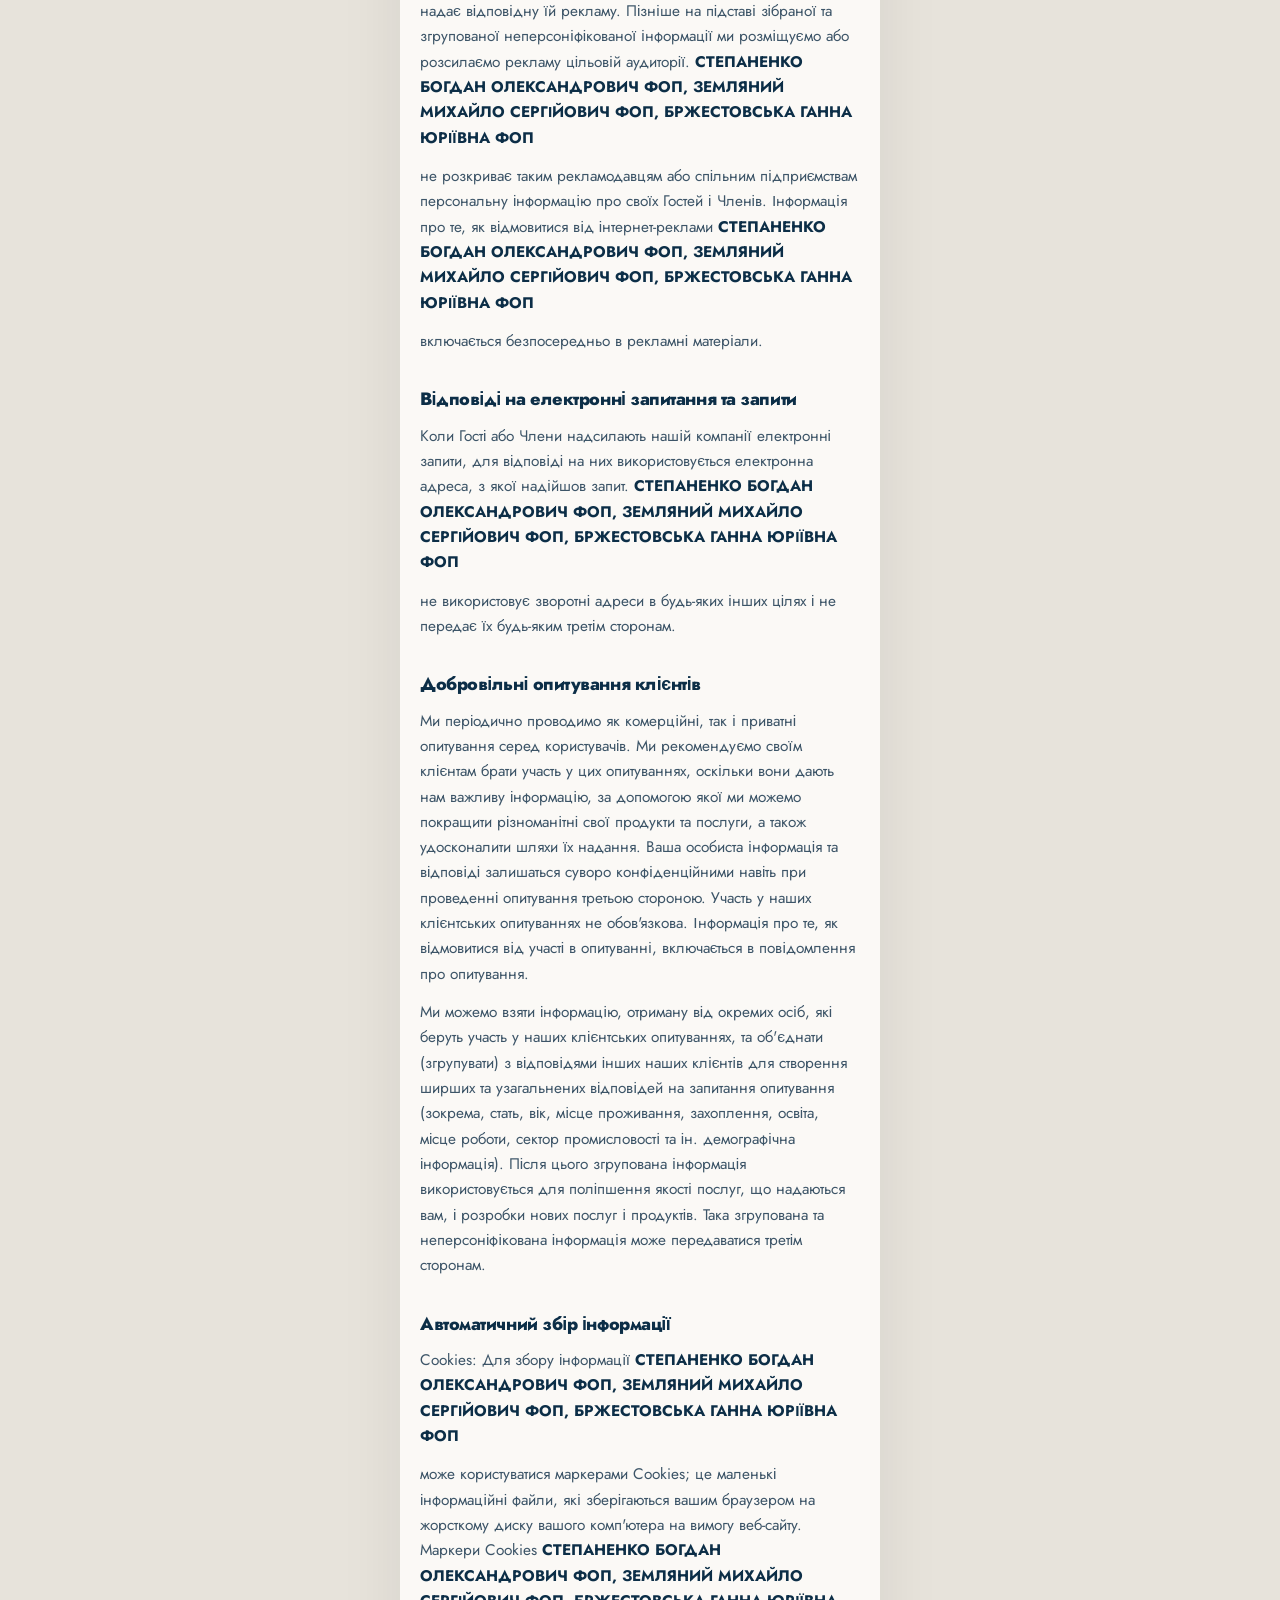
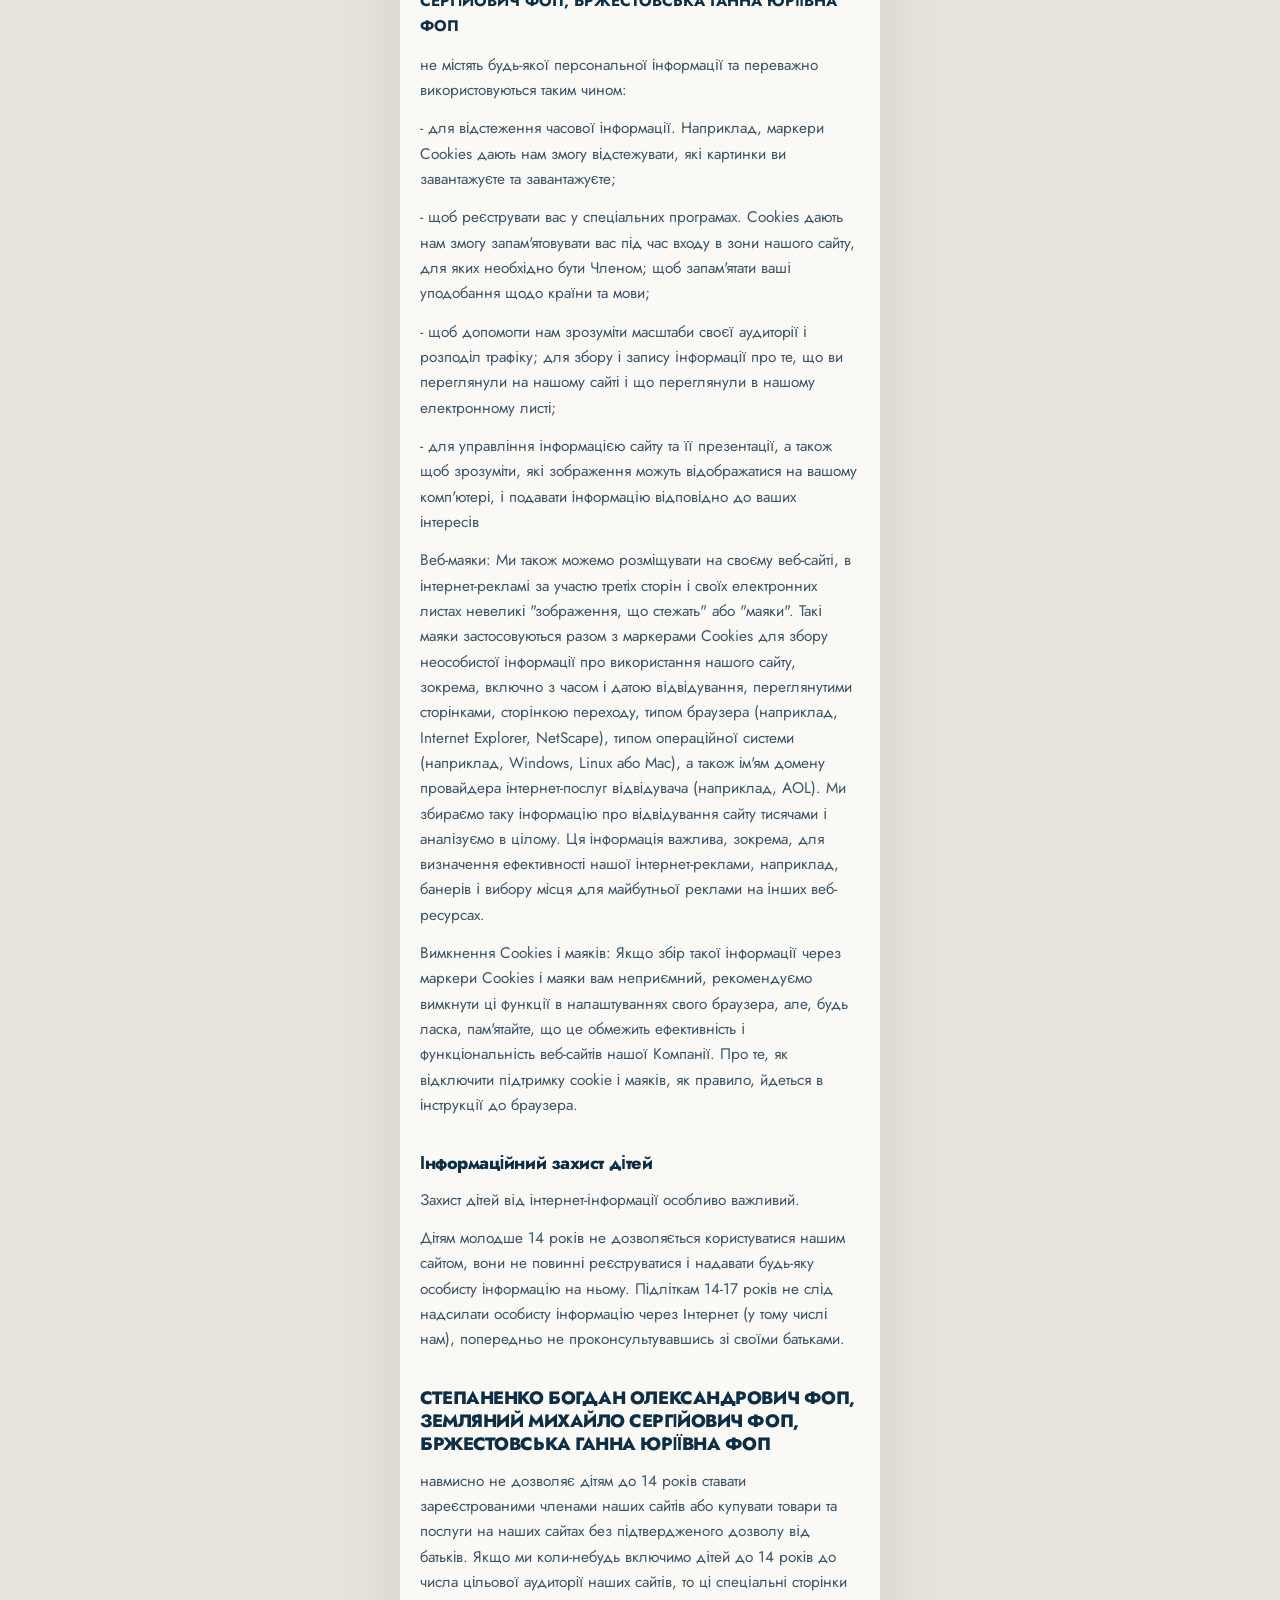
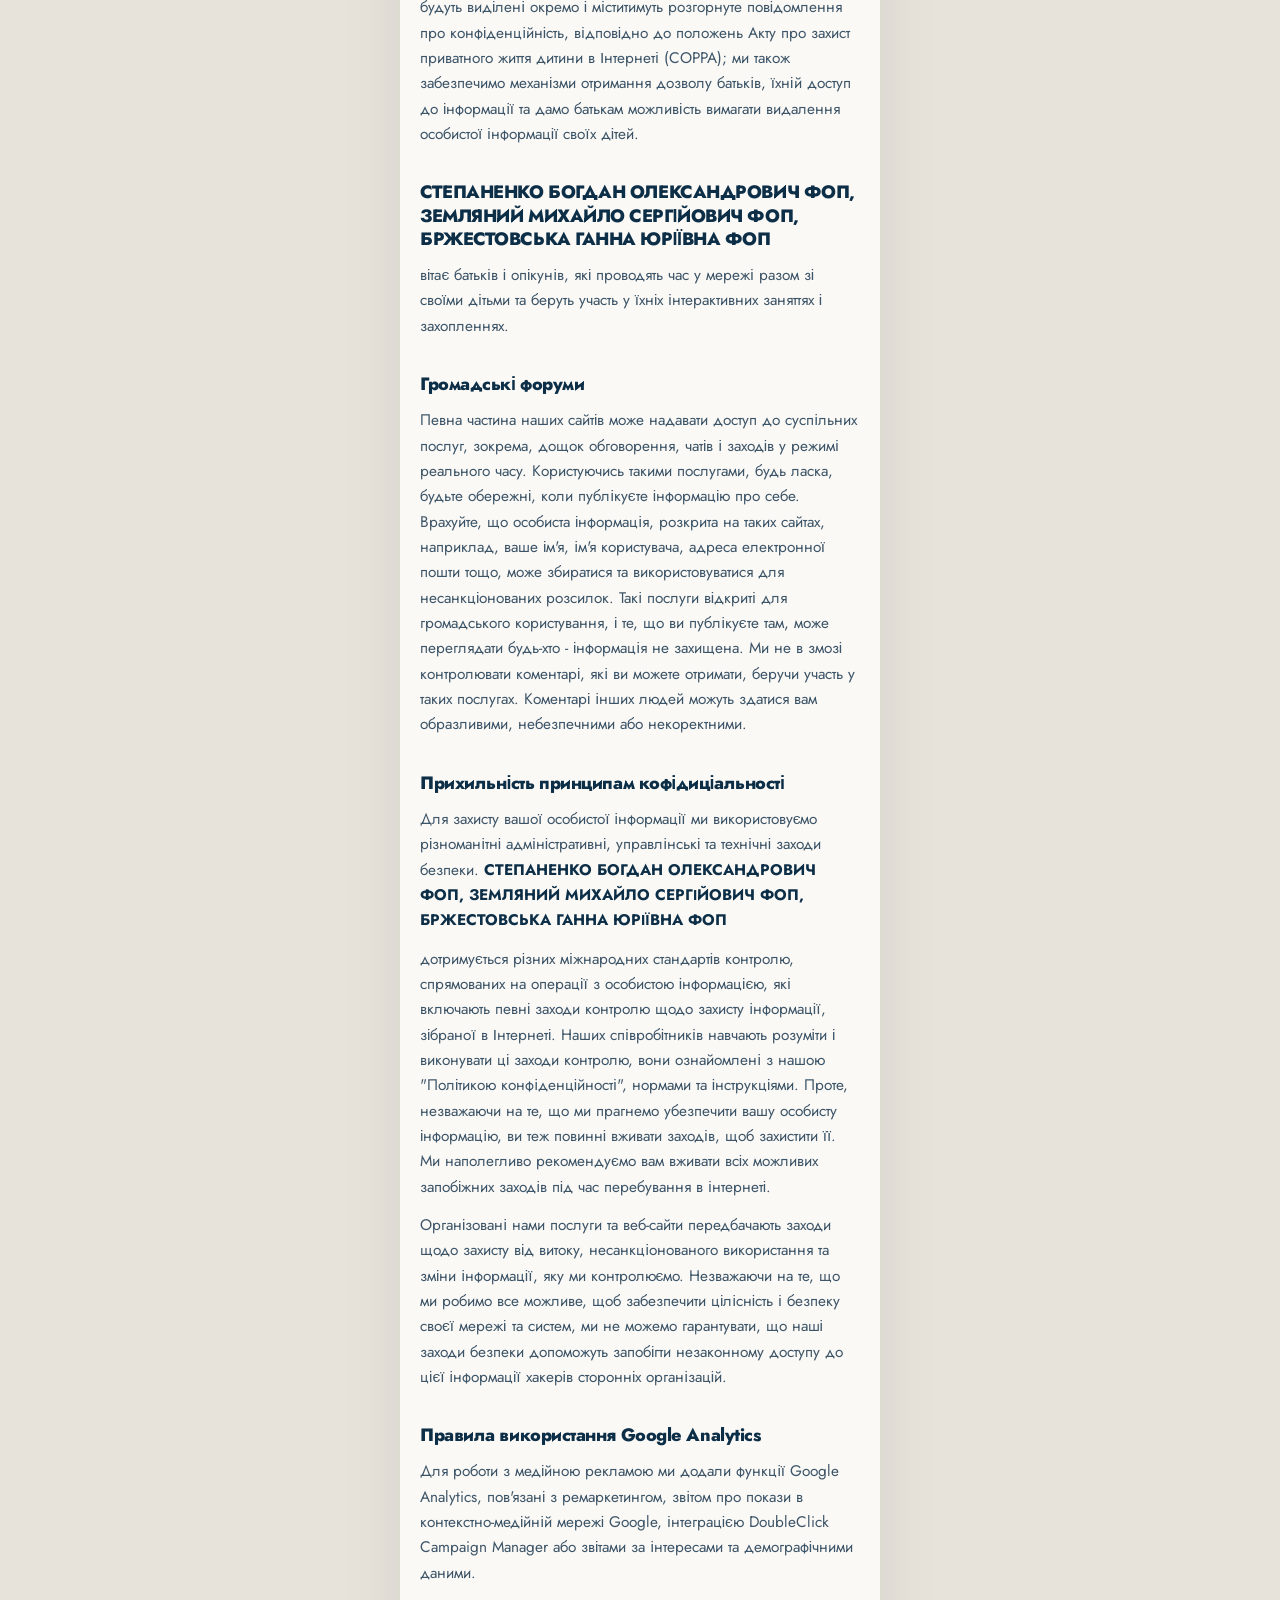
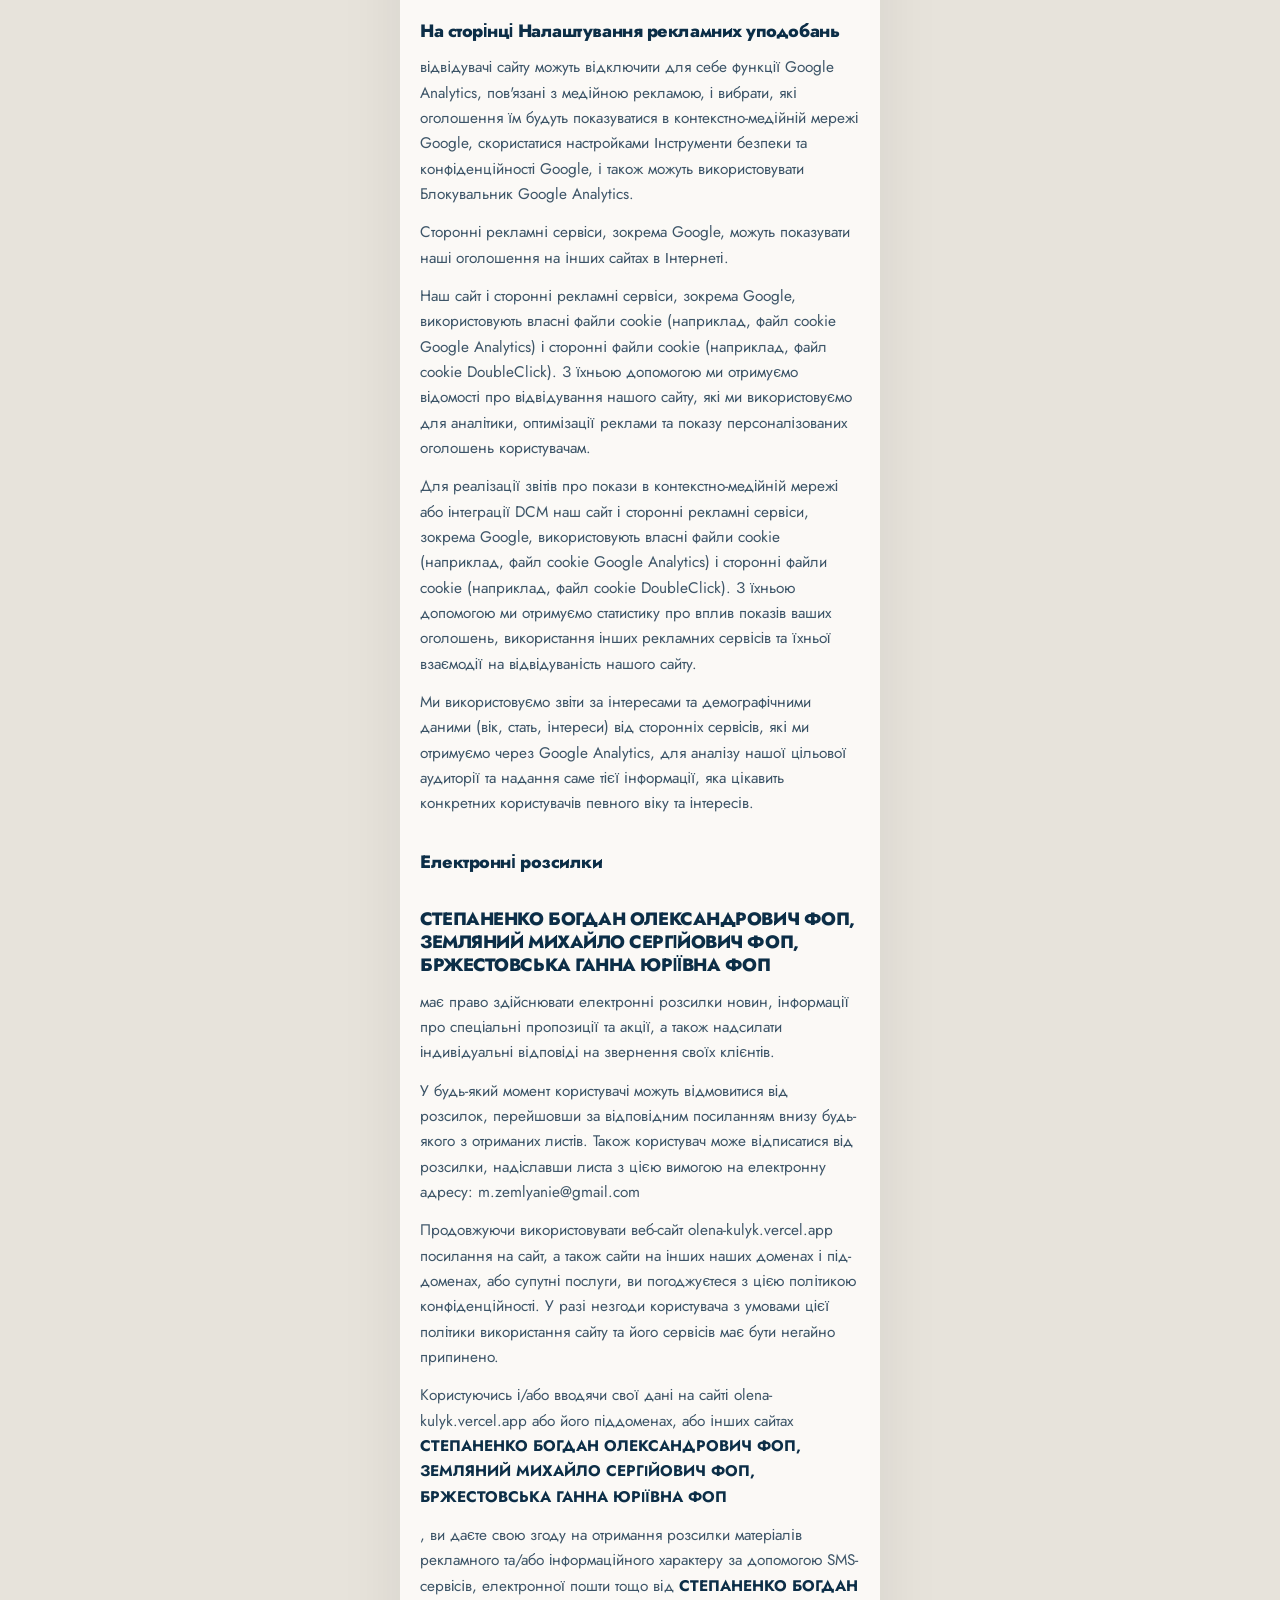
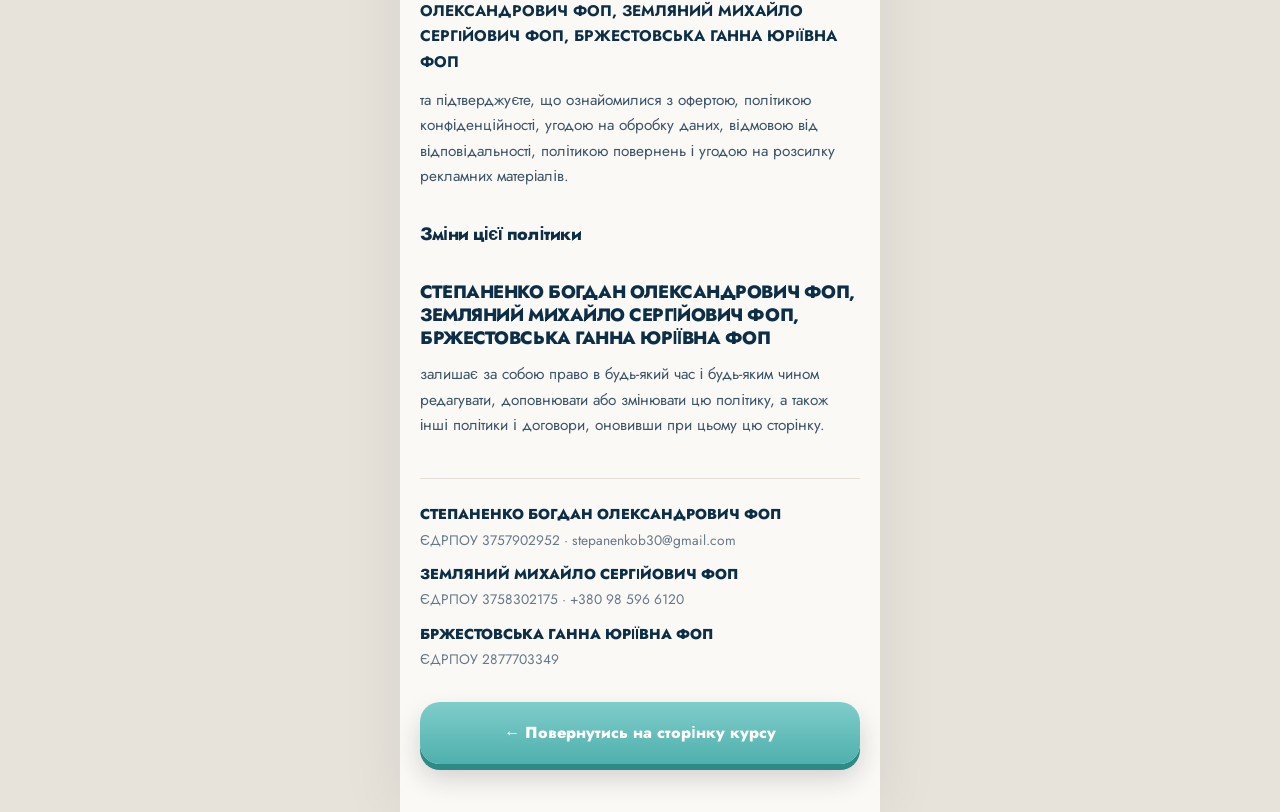
<file: morskyi-peyzazh-v2/politika.html>
<!doctype html>
<html lang="uk">
<head>
<meta charset="utf-8">
<!-- Meta Pixel -->
<script src="/pixel.js" async></script>
<noscript><img height="1" width="1" style="display:none" alt=""
src="https://www.facebook.com/tr?id=1643966413961899&amp;ev=PageView&amp;noscript=1"></noscript>
<!-- /Meta Pixel -->
<meta name="viewport" content="width=device-width,initial-scale=1">
<title>Політика конфіденційності — Швидкий морський пейзаж</title>
<meta name="robots" content="noindex">
<link rel="preconnect" href="https://fonts.googleapis.com" crossorigin>
<link rel="preconnect" href="https://fonts.gstatic.com" crossorigin>
<link href="https://fonts.googleapis.com/css2?family=Jost:wght@300;400;500;600;700;800;900&display=swap" rel="stylesheet">
<style>
:root{--ink:#0C2E47;--ink2:#1B4B69;--sea:#1E7C96;--sea-l:#2E9DB4;--aqua:#66C2BF;--foam:#D6ECE9;
--paper:#FBF9F6;--paper2:#F2EFE9;--gray:#66788A;--line:#E4DFD5;--coral:#E0653C;
--font:'Jost',-apple-system,'SF Pro Display','Helvetica Neue',Arial,sans-serif;--script:'Marck Script',cursive}
*{box-sizing:border-box;margin:0;padding:0}
html{-webkit-text-size-adjust:100%;scroll-behavior:smooth}
body{font-family:var(--font);background:#E7E3DB;color:var(--ink);line-height:1.62;-webkit-font-smoothing:antialiased;font-size:17px}
.phone{max-width:480px;margin:0 auto;background:var(--paper);position:relative;overflow:hidden;min-height:100vh}
@media(min-width:520px){.phone{box-shadow:0 0 60px rgba(0,0,0,.08)}}
.top{position:relative;background:linear-gradient(160deg,#0C2E47,#12506B);color:#fff;padding:26px 20px 32px;overflow:hidden}
.top .ps{position:absolute;left:-14%;width:128%;bottom:-14px;height:56px;background:url(/morskyi-peyzazh/assets/stroke-sky.webp) center/100% 100% no-repeat;opacity:.35;transform:rotate(-2deg);pointer-events:none}
.back{position:relative;z-index:2;display:inline-flex;align-items:center;gap:8px;font-size:.82rem;font-weight:700;letter-spacing:.08em;text-transform:uppercase;color:var(--foam);text-decoration:none}
.back:hover{color:#fff}
h1{position:relative;z-index:2;margin-top:20px;font-weight:900;text-transform:uppercase;font-size:clamp(1.6rem,7vw,2.05rem);line-height:1;letter-spacing:-.035em;text-wrap:balance}
.wrap{padding:34px 20px 48px}
h2{margin:34px 0 12px;font-weight:800;font-size:1.12rem;letter-spacing:-.025em;line-height:1.3;color:var(--ink)}
h2:first-child{margin-top:0}
h3{margin:26px 0 10px;font-weight:800;font-size:1rem;letter-spacing:-.02em;color:var(--sea)}
p{margin:0 0 13px;font-size:.96rem;line-height:1.65;color:#3D5568}
p b,p strong{color:var(--ink);font-weight:700}
a{color:var(--sea);text-decoration:underline;text-underline-offset:3px;overflow-wrap:anywhere}
.ent{display:inline;font-weight:700;color:var(--ink)}
.legal-foot{margin-top:40px;padding-top:24px;border-top:1px solid var(--line);font-size:.86rem;color:var(--gray)}
.legal-foot b{display:block;color:var(--ink);font-weight:800;font-size:.9rem;margin-top:12px}
.legal-foot b:first-child{margin-top:0}
.legal-foot span{display:block;margin-top:2px}
.backbtn{display:block;width:100%;margin-top:32px;padding:18px 22px;background:linear-gradient(180deg,#7FCDCA,#4FB0AD);color:#fff;border:none;border-radius:20px;font-family:var(--font);font-size:1rem;font-weight:800;text-align:center;text-decoration:none;box-shadow:0 6px 0 #2E8A87,0 14px 26px rgba(22,28,34,.18)}
@media (prefers-reduced-motion:reduce){*{animation:none!important;transition:none!important;scroll-behavior:auto}}
</style>
</head>
<body>
<div class="phone">
  <header class="top">
    <span class="ps" aria-hidden="true"></span>
    <a class="back" href="index.html">← До курсу</a>
    <h1>Політика конфіденційності</h1>
  </header>
  <main class="wrap">
    <p>Ваша конфіденційність дуже важлива для нас. Ми хочемо, щоб ваша робота в Інтернеті була максимально приємною і корисною, і ви абсолютно спокійно використовували найширший спектр інформації, інструментів і можливостей, які пропонує Інтернет.</p>
    <p>Ми створили "Політику конфіденційності", щоб продемонструвати свою вірність принципам конфіденційності та безпеки. У "Політиці конфіденційності" описано, як <span class="ent">СТЕПАНЕНКО БОГДАН ОЛЕКСАНДРОВИЧ ФОП, ЗЕМЛЯНИЙ МИХАЙЛО СЕРГІЙОВИЧ ФОП, БРЖЕСТОВСЬКА ГАННА ЮРІЇВНА ФОП</span></p>
    <p>збирає інформацію від усіх кінцевих користувачів своїх інтернет-послуг ("Послуг"), включно з людьми, які мають доступ до деяких наших послуг без реєстраційного запису ("Гостей"), а також клієнтами, які купили продукти та/або вносять щомісячну оплату за Послуги, щоб підписатися на Послугу ("Члени"). Політика також включає пояснення про те, що ми робимо із зібраною інформацією, і які можливості зі збору та використання такої інформації є у Гостей і Членів. Ми просимо вас ретельно ознайомитися з "Політикою конфіденційності".</p>
    <h2>Особиста інформація та шляхи її використання</h2>
    <p>Членів можуть попросити надати певну особисту інформацію під час передплати наших Продуктів або Послуг, зокрема, ім'я, адресу, номер телефону, інформацію для виставлення рахунків (наприклад, номер кредитної картки) та тип персонального комп'ютера, що використовуватиметься для доступу до Послуг. Особиста інформація Членів, зібрана під час реєстрації (або в будь-який інший час), переважно використовується для підготовки Продуктів або Послуг відповідно до ваших потреб. Ваша інформація не буде передана або продана третім сторонам. Однак ми можемо частково розкривати особисту інформацію в особливих випадках, описаних у нижченаведеному розділі "Розголошення".</p>
    <h2>Розголошення</h2>
    <p>Ми залишаємо за собою право розкривати інформацію Членів і Гостей наступним третім сторонам у таких ситуаціях:</p>
    <p>Компаніям, що працюють від нашого імені: <span class="ent">СТЕПАНЕНКО БОГДАН ОЛЕКСАНДРОВИЧ ФОП, ЗЕМЛЯНИЙ МИХАЙЛО СЕРГІЙОВИЧ ФОП, БРЖЕСТОВСЬКА ГАННА ЮРІЇВНА ФОП</span></p>
    <p>співпрацює з іншими компаніями, що виконують функції бізнес-підтримки, у зв'язку з чим ваша особиста інформація може бути частково розкрита. Ми вимагаємо, щоб такі компанії використовували інформацію тільки з метою надання послуг за договором; їм забороняється передавати цю інформацію іншим сторонам у ситуаціях, відмінних від випадків, коли це викликано необхідністю надання обумовлених послуг. Приклади функцій бізнес-підтримки: виконання замовлень, реалізація заявок, видача призів і бонусів, проведення опитувань серед клієнтів та управління інформаційними системами. Ми також розкриваємо узагальнену неперсоніфіковану інформацію при виборі постачальників послуг.</p>
    <p>При передачі контролю над підприємством: <span class="ent">СТЕПАНЕНКО БОГДАН ОЛЕКСАНДРОВИЧ ФОП, ЗЕМЛЯНИЙ МИХАЙЛО СЕРГІЙОВИЧ ФОП, БРЖЕСТОВСЬКА ГАННА ЮРІЇВНА ФОП</span></p>
    <p>складає за собою право передавати ваші анкетні дані у зв'язку з повним або частковим продажем або трансфертом нашого підприємства або його активів.</p>
    <p>Правоохоронним органам: <span class="ent">СТЕПАНЕНКО БОГДАН ОЛЕКСАНДРОВИЧ ФОП, ЗЕМЛЯНИЙ МИХАЙЛО СЕРГІЙОВИЧ ФОП, БРЖЕСТОВСЬКА ГАННА ЮРІЇВНА ФОП</span></p>
    <p>може без вашої на те згоди розкривати персональну інформацію третім сторонам із будь-якої з наступних причин: для уникнення порушень закону, нормативних правових актів або постанов суду; участь в урядових розслідуваннях; допомога в запобіганні шахрайству.</p>
    <h2>Інтернет покупки</h2>
    <p>При замовленні послуг або продуктів безпосередньо у <span class="ent">СТЕПАНЕНКО БОГДАН ОЛЕКСАНДРОВИЧ ФОП, ЗЕМЛЯНИЙ МИХАЙЛО СЕРГІЙОВИЧ ФОП, БРЖЕСТОВСЬКА ГАННА ЮРІЇВНА ФОП</span></p>
    <p>надана вами персональна інформація використовується для обробки даного замовлення. Ми не передаємо цю інформацію стороннім організаціям, за винятком випадків, коли це необхідно для виконання такого замовлення.</p>
    <p>Під час подачі замовлення через інші компанії, які можуть давати посилання на наші сайти, наприклад, пропонуючи подарунок через Інтернет, який безпосередньо надсилається одержувачу, вас можуть попросити надати інформацію про одержувача, зокрема, ім'я, адресу та номер телефону. <span class="ent">СТЕПАНЕНКО БОГДАН ОЛЕКСАНДРОВИЧ ФОП, ЗЕМЛЯНИЙ МИХАЙЛО СЕРГІЙОВИЧ ФОП, БРЖЕСТОВСЬКА ГАННА ЮРІЇВНА ФОП</span></p>
    <p>ніяк не контролює шляхи використання третіми сторонами персональної інформації, наданої вами під час розміщення таких замовлень. Будь ласка, у таких випадках будьте обережні. Рекомендуємо ознайомитися з політикою конфіденційності та правилами користування будь-яких інших компаній, на чиї веб-сайти можна перейти з наших сайтів.</p>
    <h2>Реклама в інтернеті</h2>
    <h2>СТЕПАНЕНКО БОГДАН ОЛЕКСАНДРОВИЧ ФОП, ЗЕМЛЯНИЙ МИХАЙЛО СЕРГІЙОВИЧ ФОП, БРЖЕСТОВСЬКА ГАННА ЮРІЇВНА ФОП</h2>
    <p>може розміщувати рекламу в Інтернеті. У таких випадках ми надаємо своїм рекламодавцям згруповану і неперсоніфіковану інформацію про своїх Гостей і Членів, зібрану під час реєстрації, а також за допомогою інтернет-опитувань і заходів з просування.</p>
    <p>Крім того, в деяких випадках ми використовуємо цю згруповану і неперсоніфіковану інформацію для цільової реклами та спільних підприємств. Наприклад, рекламодавець або спільне підприємство говорить, до якої аудиторії потрібно достукатися, і надає відповідну їй рекламу. Пізніше на підставі зібраної та згрупованої неперсоніфікованої інформації ми розміщуємо або розсилаємо рекламу цільовій аудиторії. <span class="ent">СТЕПАНЕНКО БОГДАН ОЛЕКСАНДРОВИЧ ФОП, ЗЕМЛЯНИЙ МИХАЙЛО СЕРГІЙОВИЧ ФОП, БРЖЕСТОВСЬКА ГАННА ЮРІЇВНА ФОП</span></p>
    <p>не розкриває таким рекламодавцям або спільним підприємствам персональну інформацію про своїх Гостей і Членів. Інформація про те, як відмовитися від інтернет-реклами <span class="ent">СТЕПАНЕНКО БОГДАН ОЛЕКСАНДРОВИЧ ФОП, ЗЕМЛЯНИЙ МИХАЙЛО СЕРГІЙОВИЧ ФОП, БРЖЕСТОВСЬКА ГАННА ЮРІЇВНА ФОП</span></p>
    <p>включається безпосередньо в рекламні матеріали.</p>
    <h2>Відповіді на електронні запитання та запити</h2>
    <p>Коли Гості або Члени надсилають нашій компанії електронні запити, для відповіді на них використовується електронна адреса, з якої надійшов запит. <span class="ent">СТЕПАНЕНКО БОГДАН ОЛЕКСАНДРОВИЧ ФОП, ЗЕМЛЯНИЙ МИХАЙЛО СЕРГІЙОВИЧ ФОП, БРЖЕСТОВСЬКА ГАННА ЮРІЇВНА ФОП</span></p>
    <p>не використовує зворотні адреси в будь-яких інших цілях і не передає їх будь-яким третім сторонам.</p>
    <h2>Добровільні опитування клієнтів</h2>
    <p>Ми періодично проводимо як комерційні, так і приватні опитування серед користувачів. Ми рекомендуємо своїм клієнтам брати участь у цих опитуваннях, оскільки вони дають нам важливу інформацію, за допомогою якої ми можемо покращити різноманітні свої продукти та послуги, а також удосконалити шляхи їх надання. Ваша особиста інформація та відповіді залишаться суворо конфіденційними навіть при проведенні опитування третьою стороною. Участь у наших клієнтських опитуваннях не обов'язкова. Інформація про те, як відмовитися від участі в опитуванні, включається в повідомлення про опитування.</p>
    <p>Ми можемо взяти інформацію, отриману від окремих осіб, які беруть участь у наших клієнтських опитуваннях, та об'єднати (згрупувати) з відповідями інших наших клієнтів для створення ширших та узагальнених відповідей на запитання опитування (зокрема, стать, вік, місце проживання, захоплення, освіта, місце роботи, сектор промисловості та ін. демографічна інформація). Після цього згрупована інформація використовується для поліпшення якості послуг, що надаються вам, і розробки нових послуг і продуктів. Така згрупована та неперсоніфікована інформація може передаватися третім сторонам.</p>
    <h2>Автоматичний збір інформації</h2>
    <p>Cookies: Для збору інформації <span class="ent">СТЕПАНЕНКО БОГДАН ОЛЕКСАНДРОВИЧ ФОП, ЗЕМЛЯНИЙ МИХАЙЛО СЕРГІЙОВИЧ ФОП, БРЖЕСТОВСЬКА ГАННА ЮРІЇВНА ФОП</span></p>
    <p>може користуватися маркерами Cookies; це маленькі інформаційні файли, які зберігаються вашим браузером на жорсткому диску вашого комп'ютера на вимогу веб-сайту. Маркери Cookies <span class="ent">СТЕПАНЕНКО БОГДАН ОЛЕКСАНДРОВИЧ ФОП, ЗЕМЛЯНИЙ МИХАЙЛО СЕРГІЙОВИЧ ФОП, БРЖЕСТОВСЬКА ГАННА ЮРІЇВНА ФОП</span></p>
    <p>не містять будь-якої персональної інформації та переважно використовуються таким чином:</p>
    <p>- для відстеження часової інформації. Наприклад, маркери Cookies дають нам змогу відстежувати, які картинки ви завантажуєте та завантажуєте;</p>
    <p>- щоб реєструвати вас у спеціальних програмах. Cookies дають нам змогу запам'ятовувати вас під час входу в зони нашого сайту, для яких необхідно бути Членом; щоб запам'ятати ваші уподобання щодо країни та мови;</p>
    <p>- щоб допомогти нам зрозуміти масштаби своєї аудиторії і розподіл трафіку; для збору і запису інформації про те, що ви переглянули на нашому сайті і що переглянули в нашому електронному листі;</p>
    <p>- для управління інформацією сайту та її презентації, а також щоб зрозуміти, які зображення можуть відображатися на вашому комп'ютері, і подавати інформацію відповідно до ваших інтересів</p>
    <p>Веб-маяки: Ми також можемо розміщувати на своєму веб-сайті, в інтернет-рекламі за участю третіх сторін і своїх електронних листах невеликі "зображення, що стежать" або "маяки". Такі маяки застосовуються разом з маркерами Cookies для збору неособистої інформації про використання нашого сайту, зокрема, включно з часом і датою відвідування, переглянутими сторінками, сторінкою переходу, типом браузера (наприклад, Internet Explorer, NetScape), типом операційної системи (наприклад, Windows, Linux або Mac), а також ім'ям домену провайдера інтернет-послуг відвідувача (наприклад, AOL). Ми збираємо таку інформацію про відвідування сайту тисячами і аналізуємо в цілому. Ця інформація важлива, зокрема, для визначення ефективності нашої інтернет-реклами, наприклад, банерів і вибору місця для майбутньої реклами на інших веб-ресурсах.</p>
    <p>Вимкнення Cookies і маяків: Якщо збір такої інформації через маркери Cookies і маяки вам неприємний, рекомендуємо вимкнути ці функції в налаштуваннях свого браузера, але, будь ласка, пам'ятайте, що це обмежить ефективність і функціональність веб-сайтів нашої Компанії. Про те, як відключити підтримку cookie і маяків, як правило, йдеться в інструкції до браузера.</p>
    <h2>Інформаційний захист дітей</h2>
    <p>Захист дітей від інтернет-інформації особливо важливий.</p>
    <p>Дітям молодше 14 років не дозволяється користуватися нашим сайтом, вони не повинні реєструватися і надавати будь-яку особисту інформацію на ньому. Підліткам 14-17 років не слід надсилати особисту інформацію через Інтернет (у тому числі нам), попередньо не проконсультувавшись зі своїми батьками.</p>
    <h2>СТЕПАНЕНКО БОГДАН ОЛЕКСАНДРОВИЧ ФОП, ЗЕМЛЯНИЙ МИХАЙЛО СЕРГІЙОВИЧ ФОП, БРЖЕСТОВСЬКА ГАННА ЮРІЇВНА ФОП</h2>
    <p>навмисно не дозволяє дітям до 14 років ставати зареєстрованими членами наших сайтів або купувати товари та послуги на наших сайтах без підтвердженого дозволу від батьків. Якщо ми коли-небудь включимо дітей до 14 років до числа цільової аудиторії наших сайтів, то ці спеціальні сторінки будуть виділені окремо і міститимуть розгорнуте повідомлення про конфіденційність, відповідно до положень Акту про захист приватного життя дитини в Інтернеті (COPPA); ми також забезпечимо механізми отримання дозволу батьків, їхній доступ до інформації та дамо батькам можливість вимагати видалення особистої інформації своїх дітей.</p>
    <h2>СТЕПАНЕНКО БОГДАН ОЛЕКСАНДРОВИЧ ФОП, ЗЕМЛЯНИЙ МИХАЙЛО СЕРГІЙОВИЧ ФОП, БРЖЕСТОВСЬКА ГАННА ЮРІЇВНА ФОП</h2>
    <p>вітає батьків і опікунів, які проводять час у мережі разом зі своїми дітьми та беруть участь у їхніх інтерактивних заняттях і захопленнях.</p>
    <h2>Громадські форуми</h2>
    <p>Певна частина наших сайтів може надавати доступ до суспільних послуг, зокрема, дощок обговорення, чатів і заходів у режимі реального часу. Користуючись такими послугами, будь ласка, будьте обережні, коли публікуєте інформацію про себе. Врахуйте, що особиста інформація, розкрита на таких сайтах, наприклад, ваше ім'я, ім'я користувача, адреса електронної пошти тощо, може збиратися та використовуватися для несанкціонованих розсилок. Такі послуги відкриті для громадського користування, і те, що ви публікуєте там, може переглядати будь-хто - інформація не захищена. Ми не в змозі контролювати коментарі, які ви можете отримати, беручи участь у таких послугах. Коментарі інших людей можуть здатися вам образливими, небезпечними або некоректними.</p>
    <h2>Прихильність принципам кофідиціальності</h2>
    <p>Для захисту вашої особистої інформації ми використовуємо різноманітні адміністративні, управлінські та технічні заходи безпеки. <span class="ent">СТЕПАНЕНКО БОГДАН ОЛЕКСАНДРОВИЧ ФОП, ЗЕМЛЯНИЙ МИХАЙЛО СЕРГІЙОВИЧ ФОП, БРЖЕСТОВСЬКА ГАННА ЮРІЇВНА ФОП</span></p>
    <p>дотримується різних міжнародних стандартів контролю, спрямованих на операції з особистою інформацією, які включають певні заходи контролю щодо захисту інформації, зібраної в Інтернеті. Наших співробітників навчають розуміти і виконувати ці заходи контролю, вони ознайомлені з нашою "Політикою конфіденційності", нормами та інструкціями. Проте, незважаючи на те, що ми прагнемо убезпечити вашу особисту інформацію, ви теж повинні вживати заходів, щоб захистити її. Ми наполегливо рекомендуємо вам вживати всіх можливих запобіжних заходів під час перебування в інтернеті.</p>
    <p>Організовані нами послуги та веб-сайти передбачають заходи щодо захисту від витоку, несанкціонованого використання та зміни інформації, яку ми контролюємо. Незважаючи на те, що ми робимо все можливе, щоб забезпечити цілісність і безпеку своєї мережі та систем, ми не можемо гарантувати, що наші заходи безпеки допоможуть запобігти незаконному доступу до цієї інформації хакерів сторонніх організацій.</p>
    <h2>Правила використання Google Analytics</h2>
    <p>Для роботи з медійною рекламою ми додали функції Google Analytics, пов'язані з ремаркетингом, звітом про покази в контекстно-медійній мережі Google, інтеграцією DoubleClick Campaign Manager або звітами за інтересами та демографічними даними.</p>
    <h2>На сторінці Налаштування рекламних уподобань</h2>
    <p>відвідувачі сайту можуть відключити для себе функції Google Analytics, пов'язані з медійною рекламою, і вибрати, які оголошення їм будуть показуватися в контекстно-медійній мережі Google, скористатися настройками Інструменти безпеки та конфіденційності Google, і також можуть використовувати Блокувальник Google Analytics.</p>
    <p>Сторонні рекламні сервіси, зокрема Google, можуть показувати наші оголошення на інших сайтах в Інтернеті.</p>
    <p>Наш сайт і сторонні рекламні сервіси, зокрема Google, використовують власні файли cookie (наприклад, файл cookie Google Analytics) і сторонні файли cookie (наприклад, файл cookie DoubleClick). З їхньою допомогою ми отримуємо відомості про відвідування нашого сайту, які ми використовуємо для аналітики, оптимізації реклами та показу персоналізованих оголошень користувачам.</p>
    <p>Для реалізації звітів про покази в контекстно-медійній мережі або інтеграції DCM наш сайт і сторонні рекламні сервіси, зокрема Google, використовують власні файли cookie (наприклад, файл cookie Google Analytics) і сторонні файли cookie (наприклад, файл cookie DoubleClick). З їхньою допомогою ми отримуємо статистику про вплив показів ваших оголошень, використання інших рекламних сервісів та їхньої взаємодії на відвідуваність нашого сайту.</p>
    <p>Ми використовуємо звіти за інтересами та демографічними даними (вік, стать, інтереси) від сторонніх сервісів, які ми отримуємо через Google Analytics, для аналізу нашої цільової аудиторії та надання саме тієї інформації, яка цікавить конкретних користувачів певного віку та інтересів.</p>
    <h2>Електронні розсилки</h2>
    <h2>СТЕПАНЕНКО БОГДАН ОЛЕКСАНДРОВИЧ ФОП, ЗЕМЛЯНИЙ МИХАЙЛО СЕРГІЙОВИЧ ФОП, БРЖЕСТОВСЬКА ГАННА ЮРІЇВНА ФОП</h2>
    <p>має право здійснювати електронні розсилки новин, інформації про спеціальні пропозиції та акції, а також надсилати індивідуальні відповіді на звернення своїх клієнтів.</p>
    <p>У будь-який момент користувачі можуть відмовитися від розсилок, перейшовши за відповідним посиланням внизу будь-якого з отриманих листів. Також користувач може відписатися від розсилки, надіславши листа з цією вимогою на електронну адресу: m.zemlyanie@gmail.com</p>
    <p>Продовжуючи використовувати веб-сайт olena-kulyk.vercel.app посилання на сайт, а також сайти на інших наших доменах і під-доменах, або супутні послуги, ви погоджуєтеся з цією політикою конфіденційності. У разі незгоди користувача з умовами цієї політики використання сайту та його сервісів має бути негайно припинено.</p>
    <p>Користуючись і/або вводячи свої дані на сайті olena-kulyk.vercel.app або його піддоменах, або інших сайтах <span class="ent">СТЕПАНЕНКО БОГДАН ОЛЕКСАНДРОВИЧ ФОП, ЗЕМЛЯНИЙ МИХАЙЛО СЕРГІЙОВИЧ ФОП, БРЖЕСТОВСЬКА ГАННА ЮРІЇВНА ФОП</span></p>
    <p>, ви даєте свою згоду на отримання розсилки матеріалів рекламного та/або інформаційного характеру за допомогою SMS-сервісів, електронної пошти тощо від <span class="ent">СТЕПАНЕНКО БОГДАН ОЛЕКСАНДРОВИЧ ФОП, ЗЕМЛЯНИЙ МИХАЙЛО СЕРГІЙОВИЧ ФОП, БРЖЕСТОВСЬКА ГАННА ЮРІЇВНА ФОП</span></p>
    <p>та підтверджуєте, що ознайомилися з офертою, політикою конфіденційності, угодою на обробку даних, відмовою від відповідальності, політикою повернень і угодою на розсилку рекламних матеріалів.</p>
    <h2>Зміни цієї політики</h2>
    <h2>СТЕПАНЕНКО БОГДАН ОЛЕКСАНДРОВИЧ ФОП, ЗЕМЛЯНИЙ МИХАЙЛО СЕРГІЙОВИЧ ФОП, БРЖЕСТОВСЬКА ГАННА ЮРІЇВНА ФОП</h2>
    <p>залишає за собою право в будь-який час і будь-яким чином редагувати, доповнювати або змінювати цю політику, а також інші політики і договори, оновивши при цьому цю сторінку.</p>
<div class="legal-foot">
<b>СТЕПАНЕНКО БОГДАН ОЛЕКСАНДРОВИЧ ФОП</b><span>ЄДРПОУ 3757902952 · stepanenkob30@gmail.com</span>
<b>ЗЕМЛЯНИЙ МИХАЙЛО СЕРГІЙОВИЧ ФОП</b><span>ЄДРПОУ 3758302175 · +380 98 596 6120</span>
<b>БРЖЕСТОВСЬКА ГАННА ЮРІЇВНА ФОП</b><span>ЄДРПОУ 2877703349</span>
</div>
<a class="backbtn" href="index.html">← Повернутись на сторінку курсу</a>
  </main>
</div>
</body>
</html>
</file>
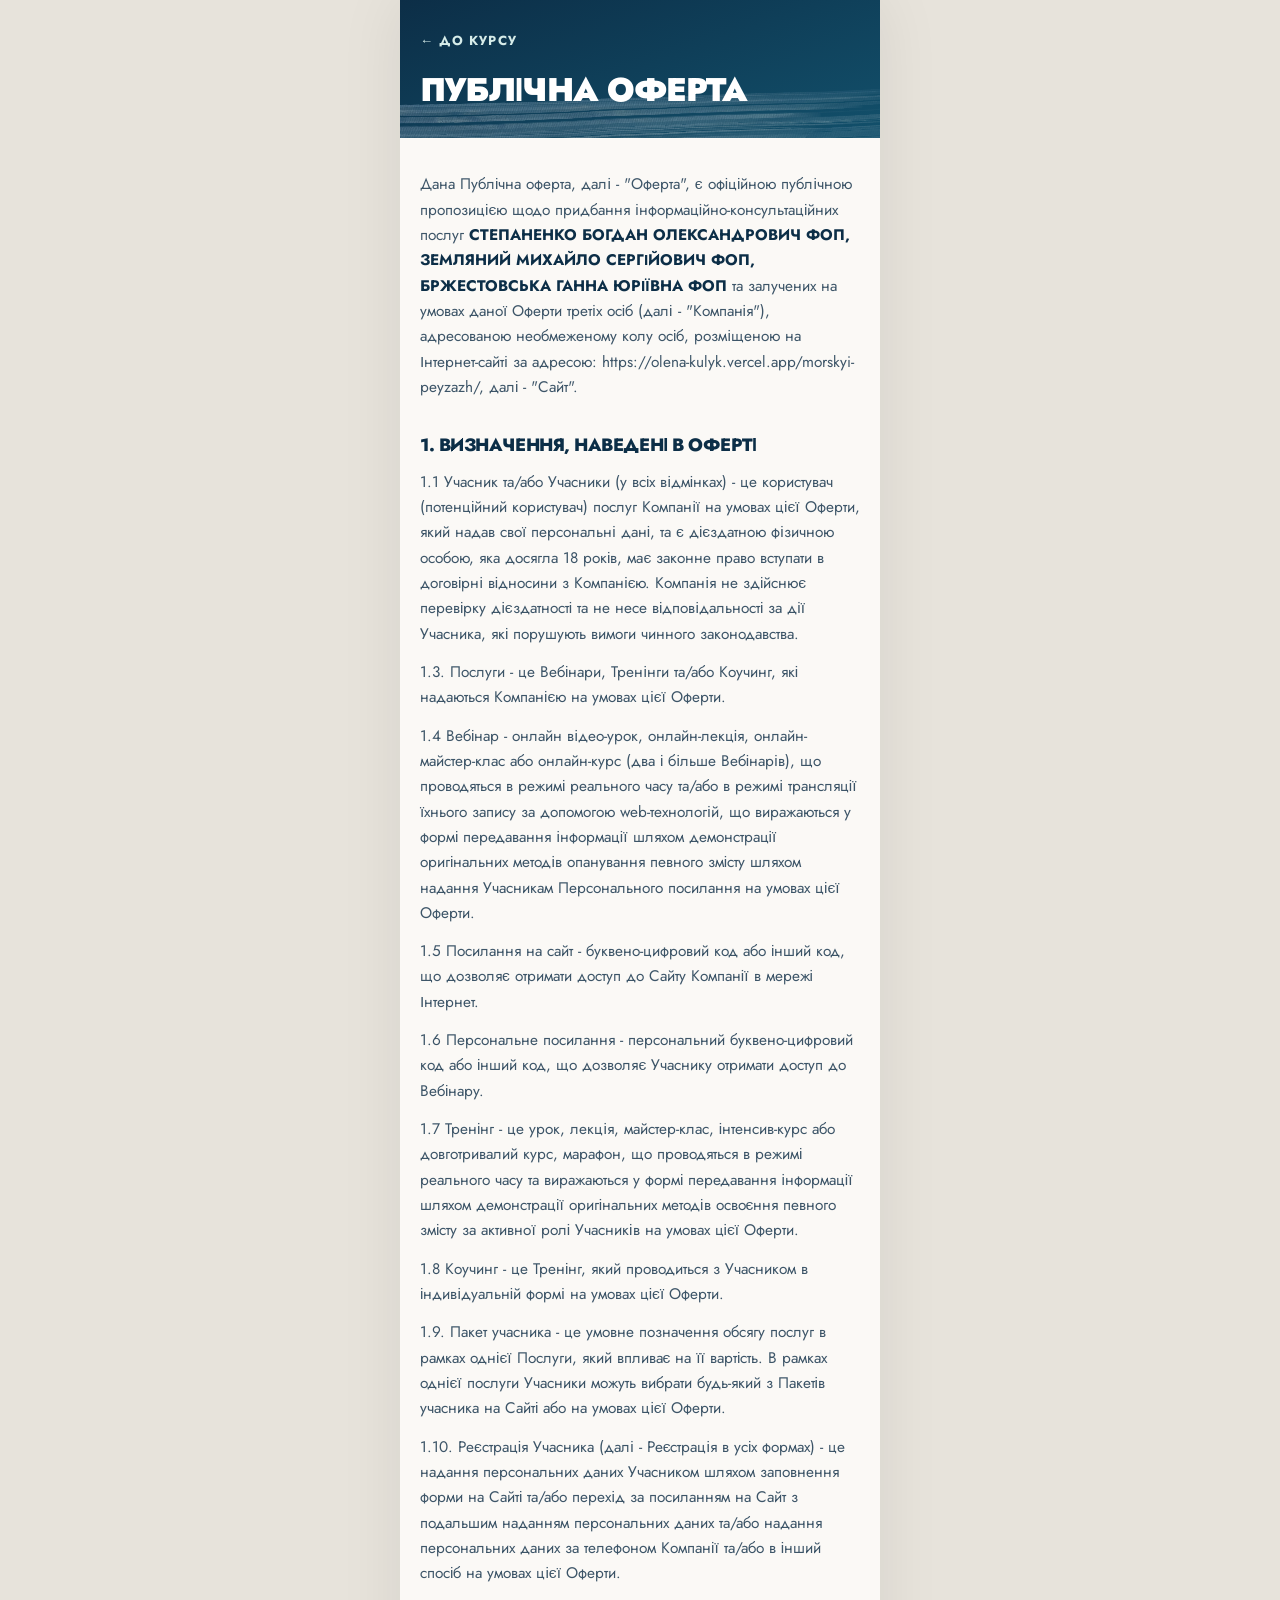
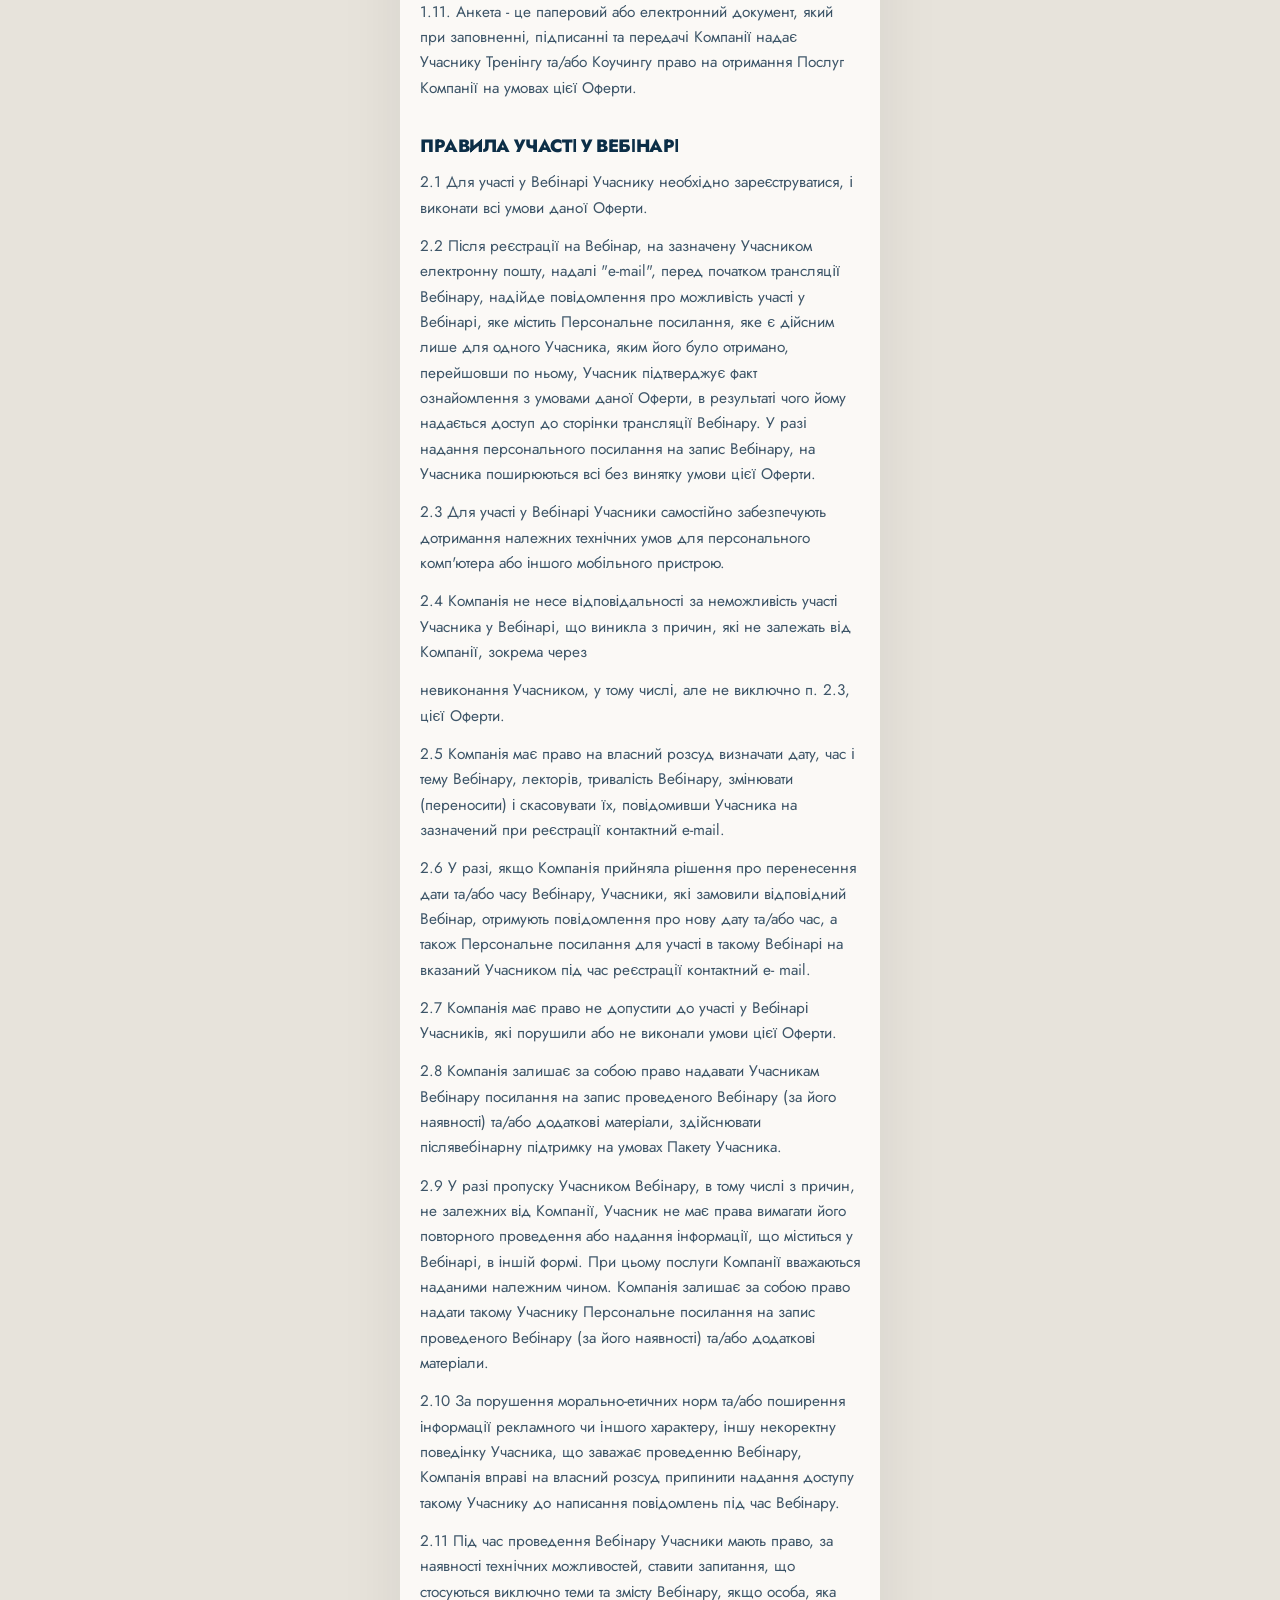
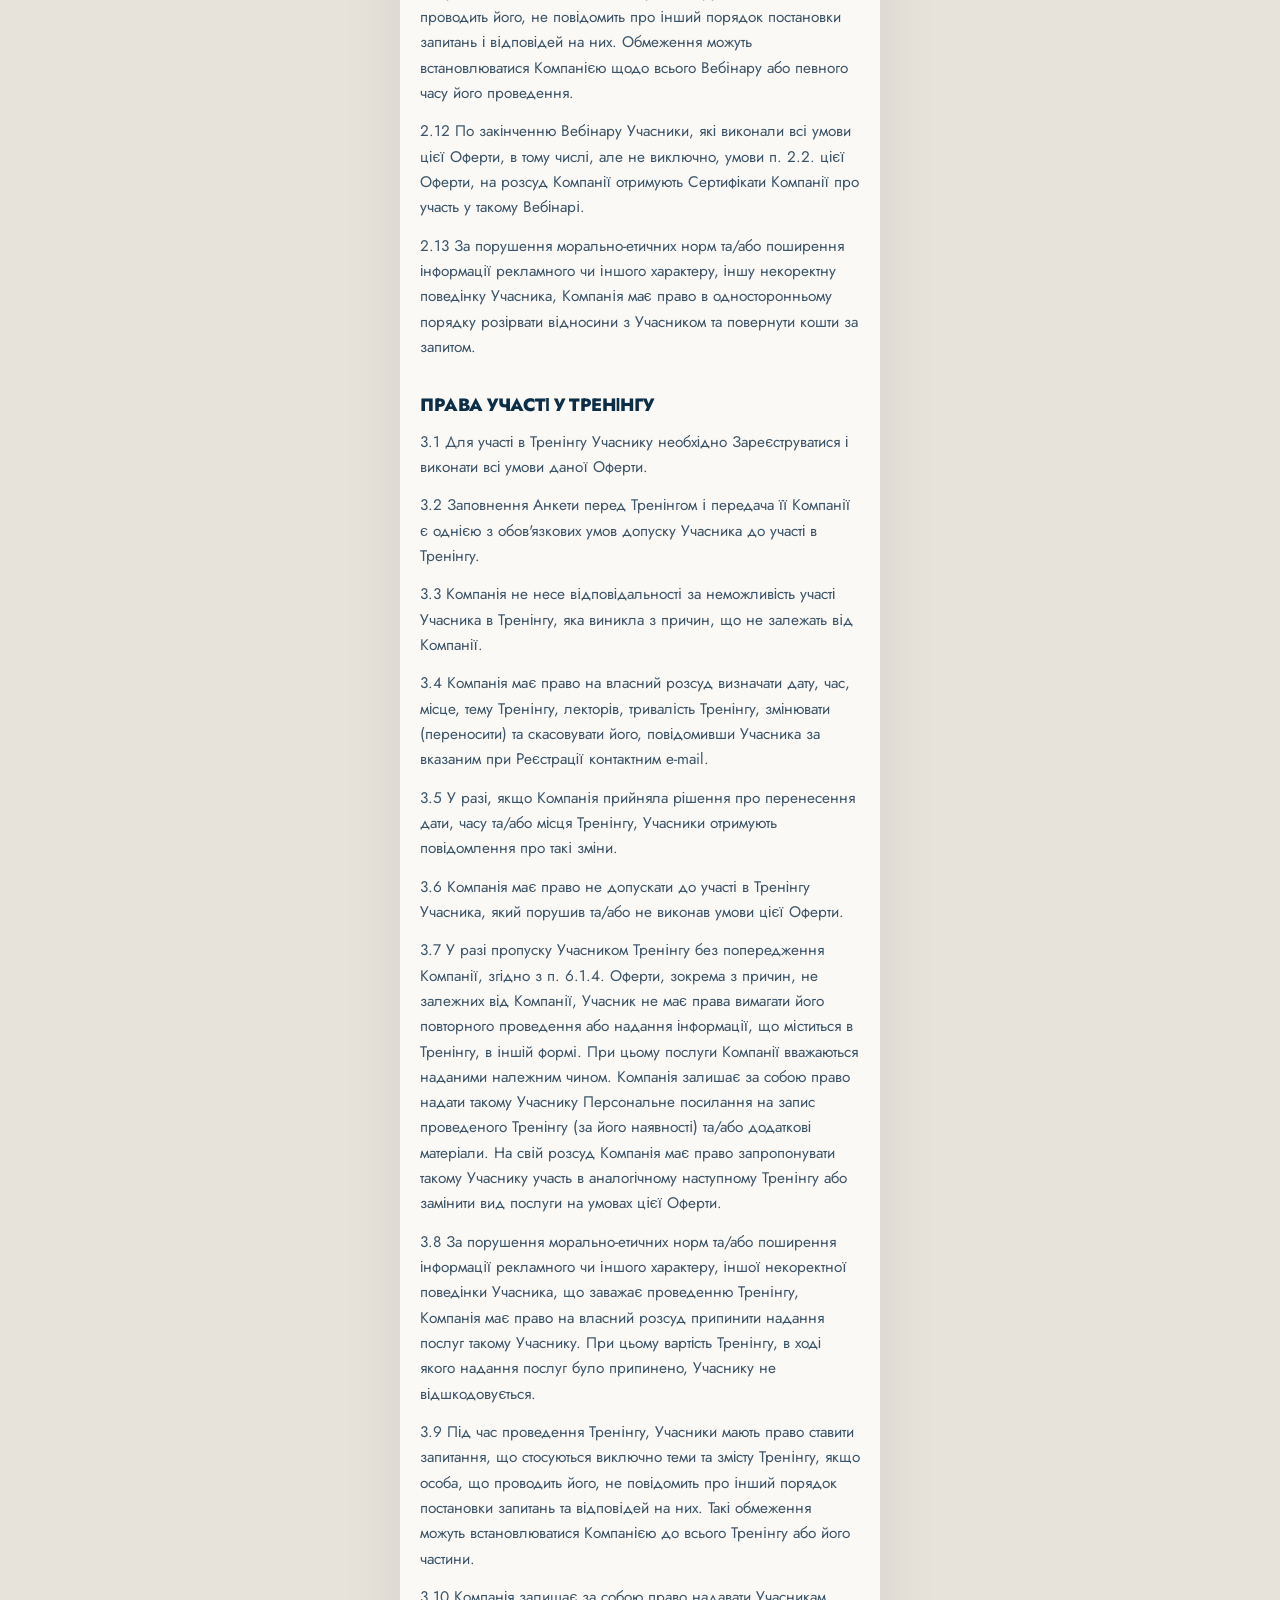
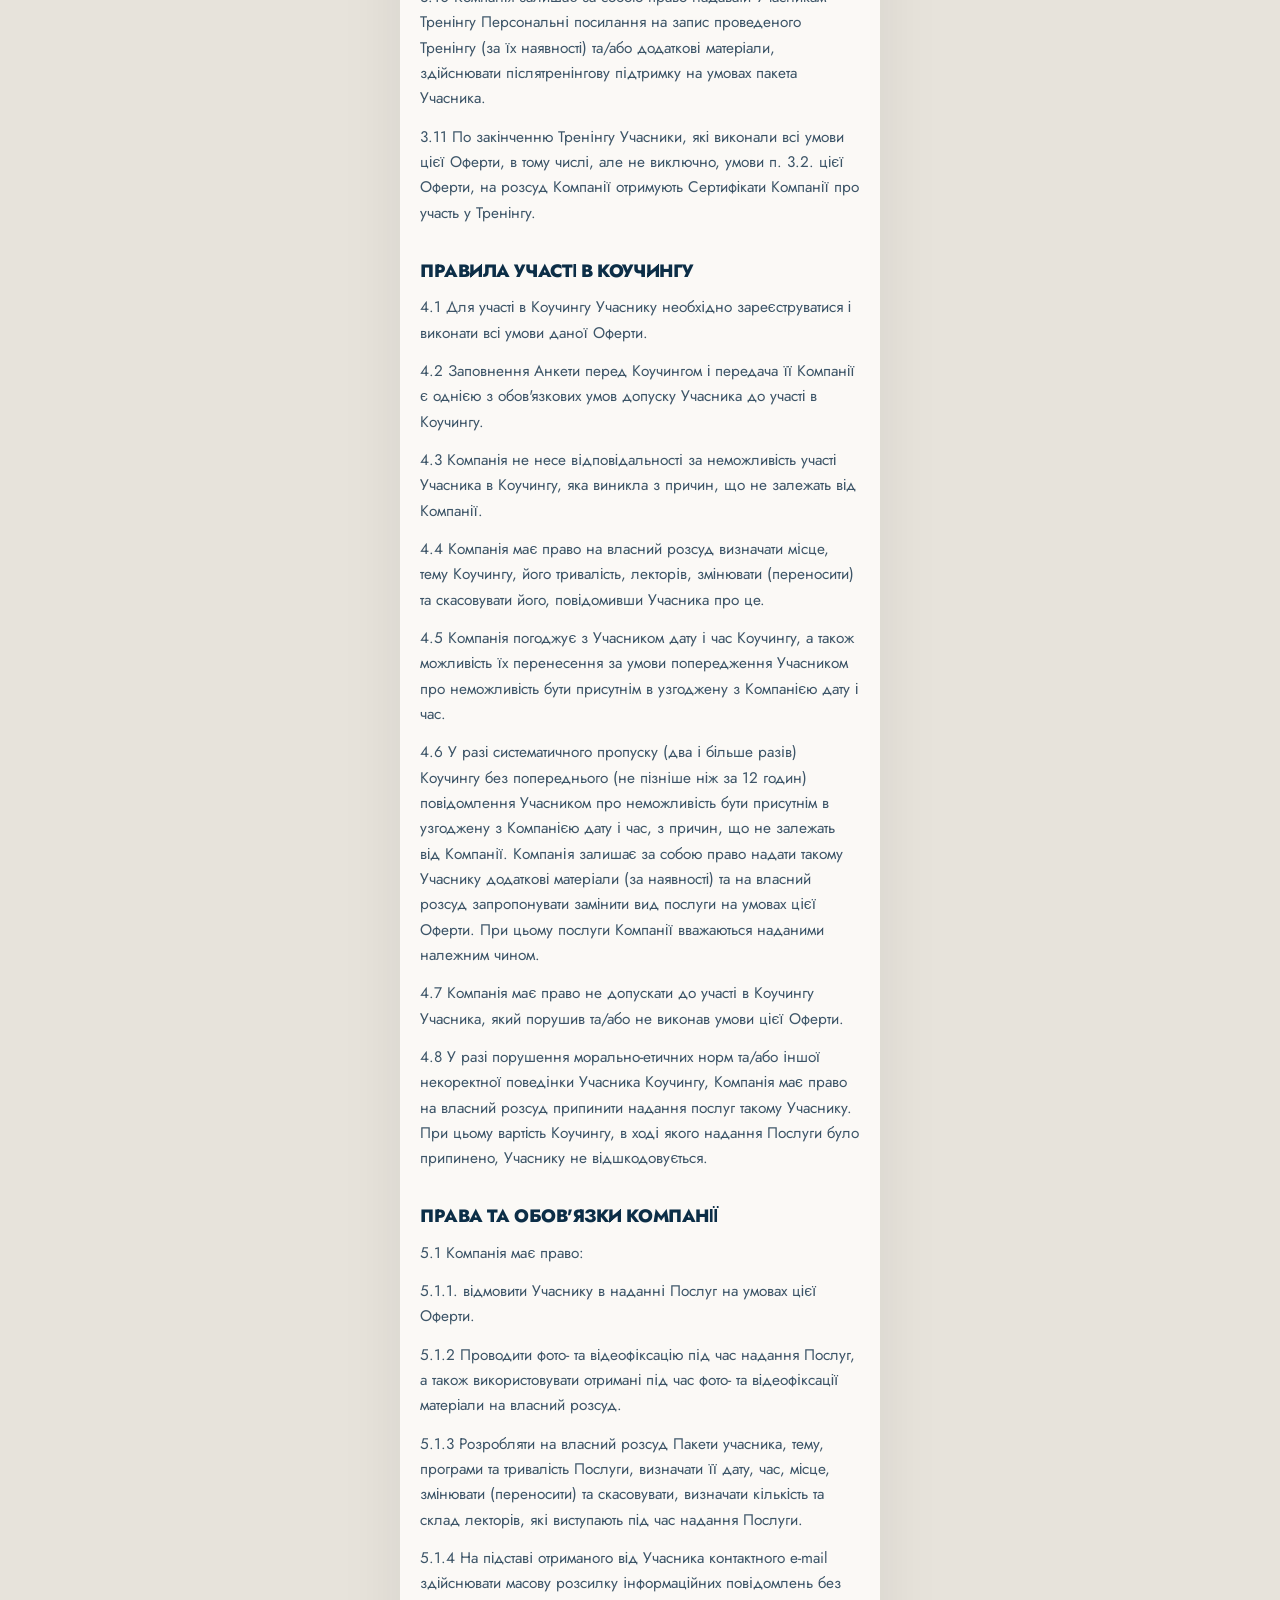
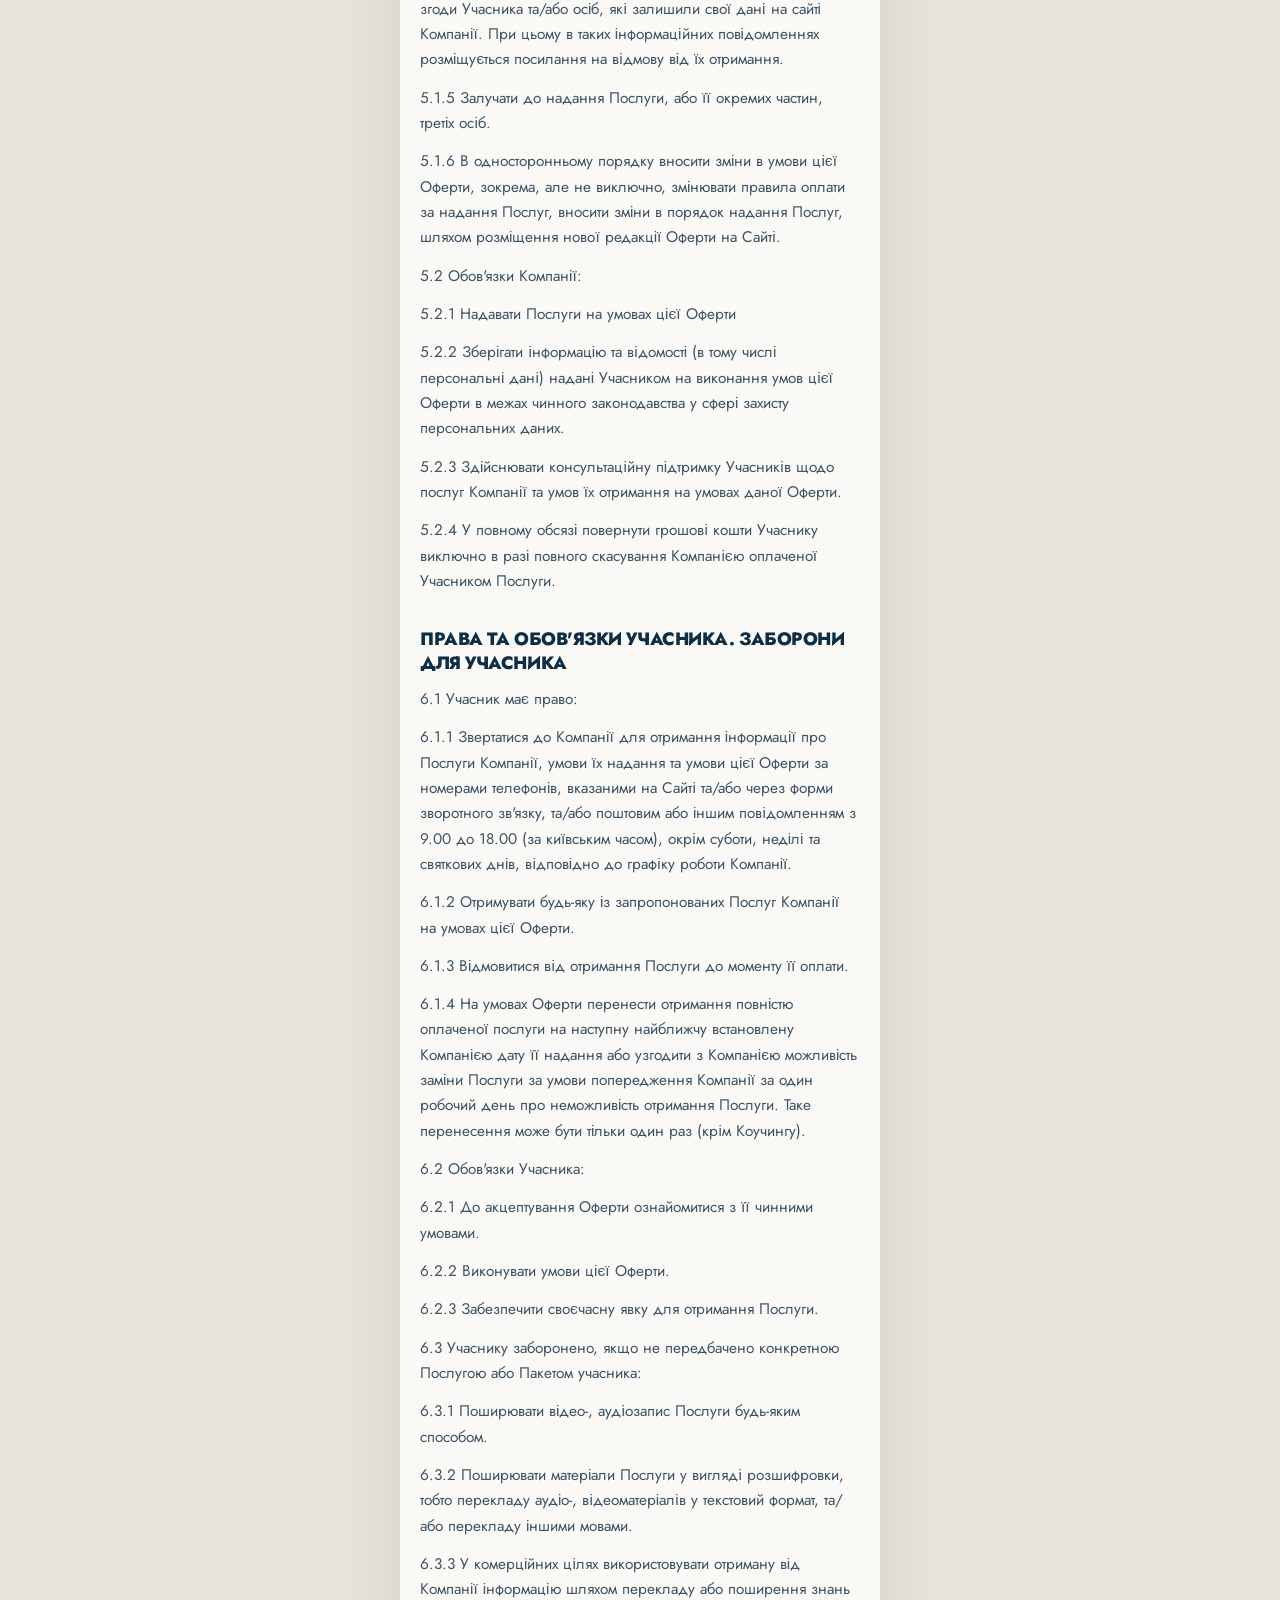
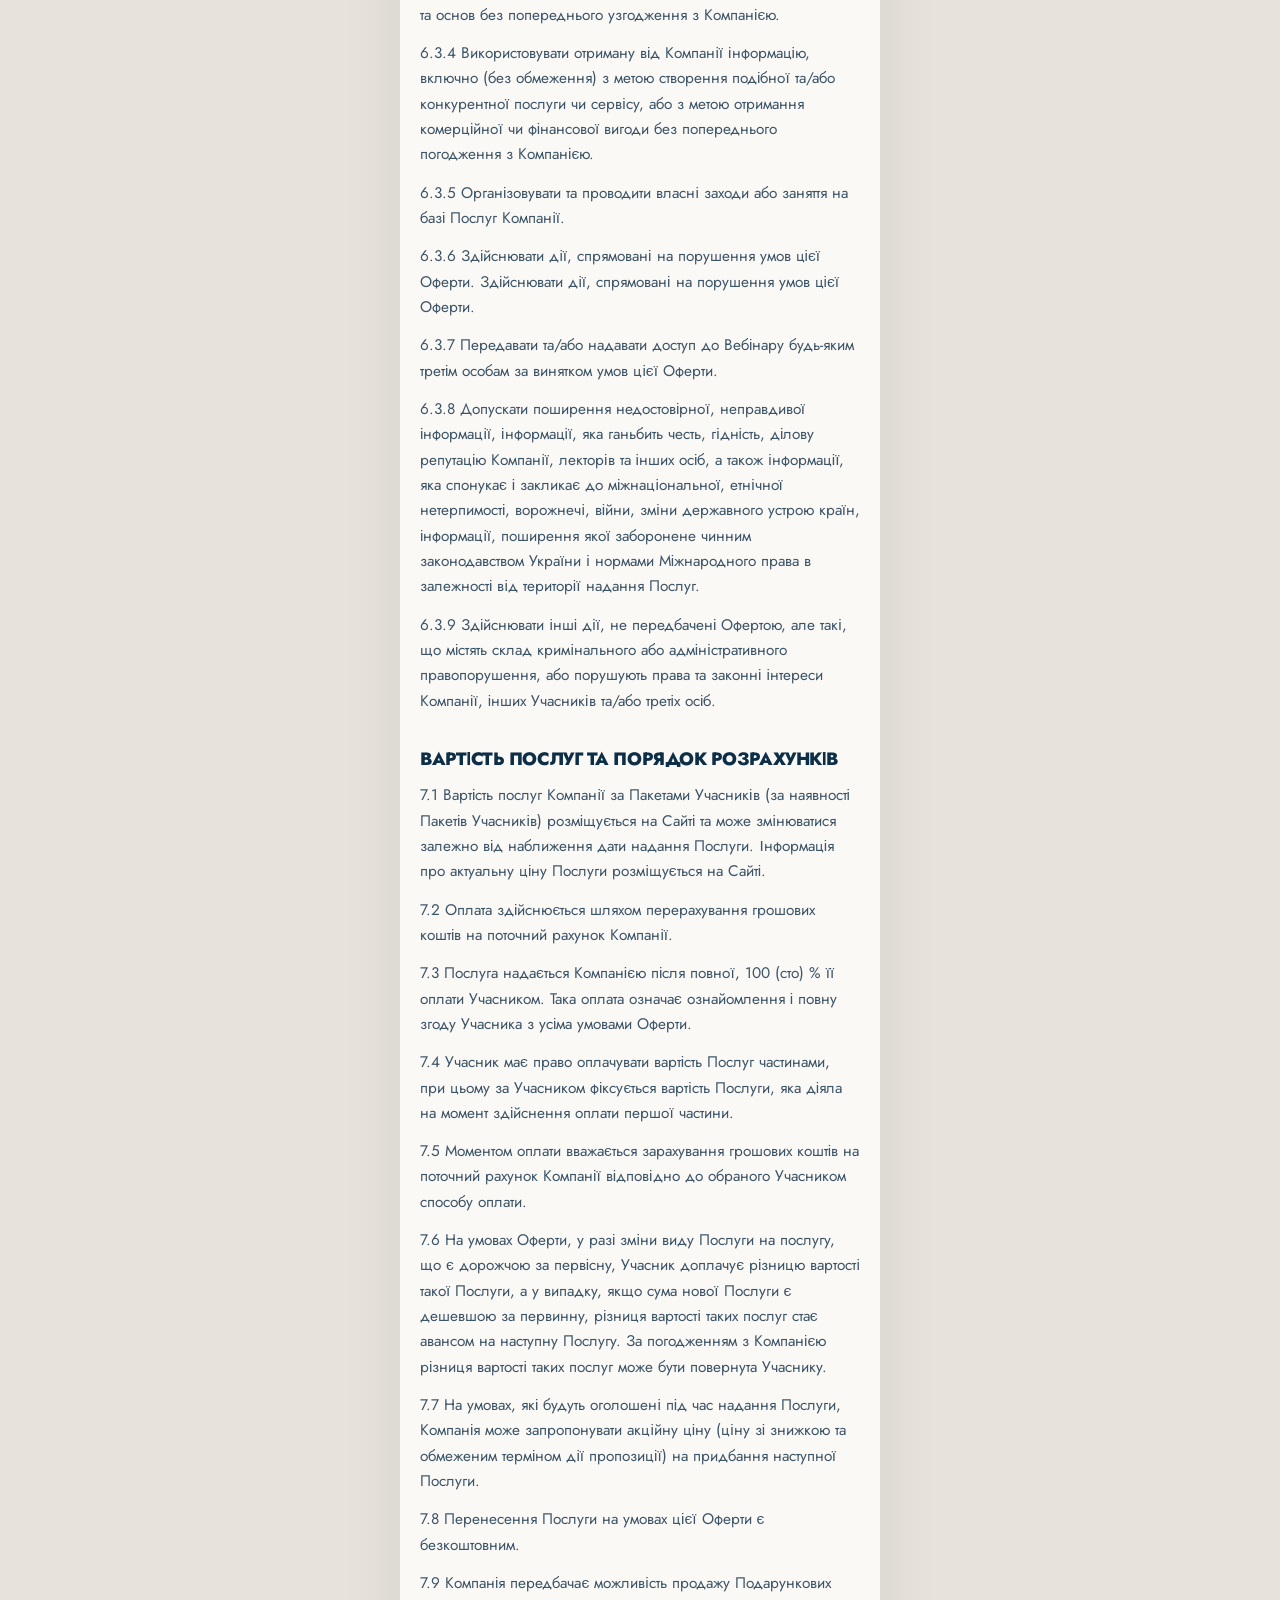
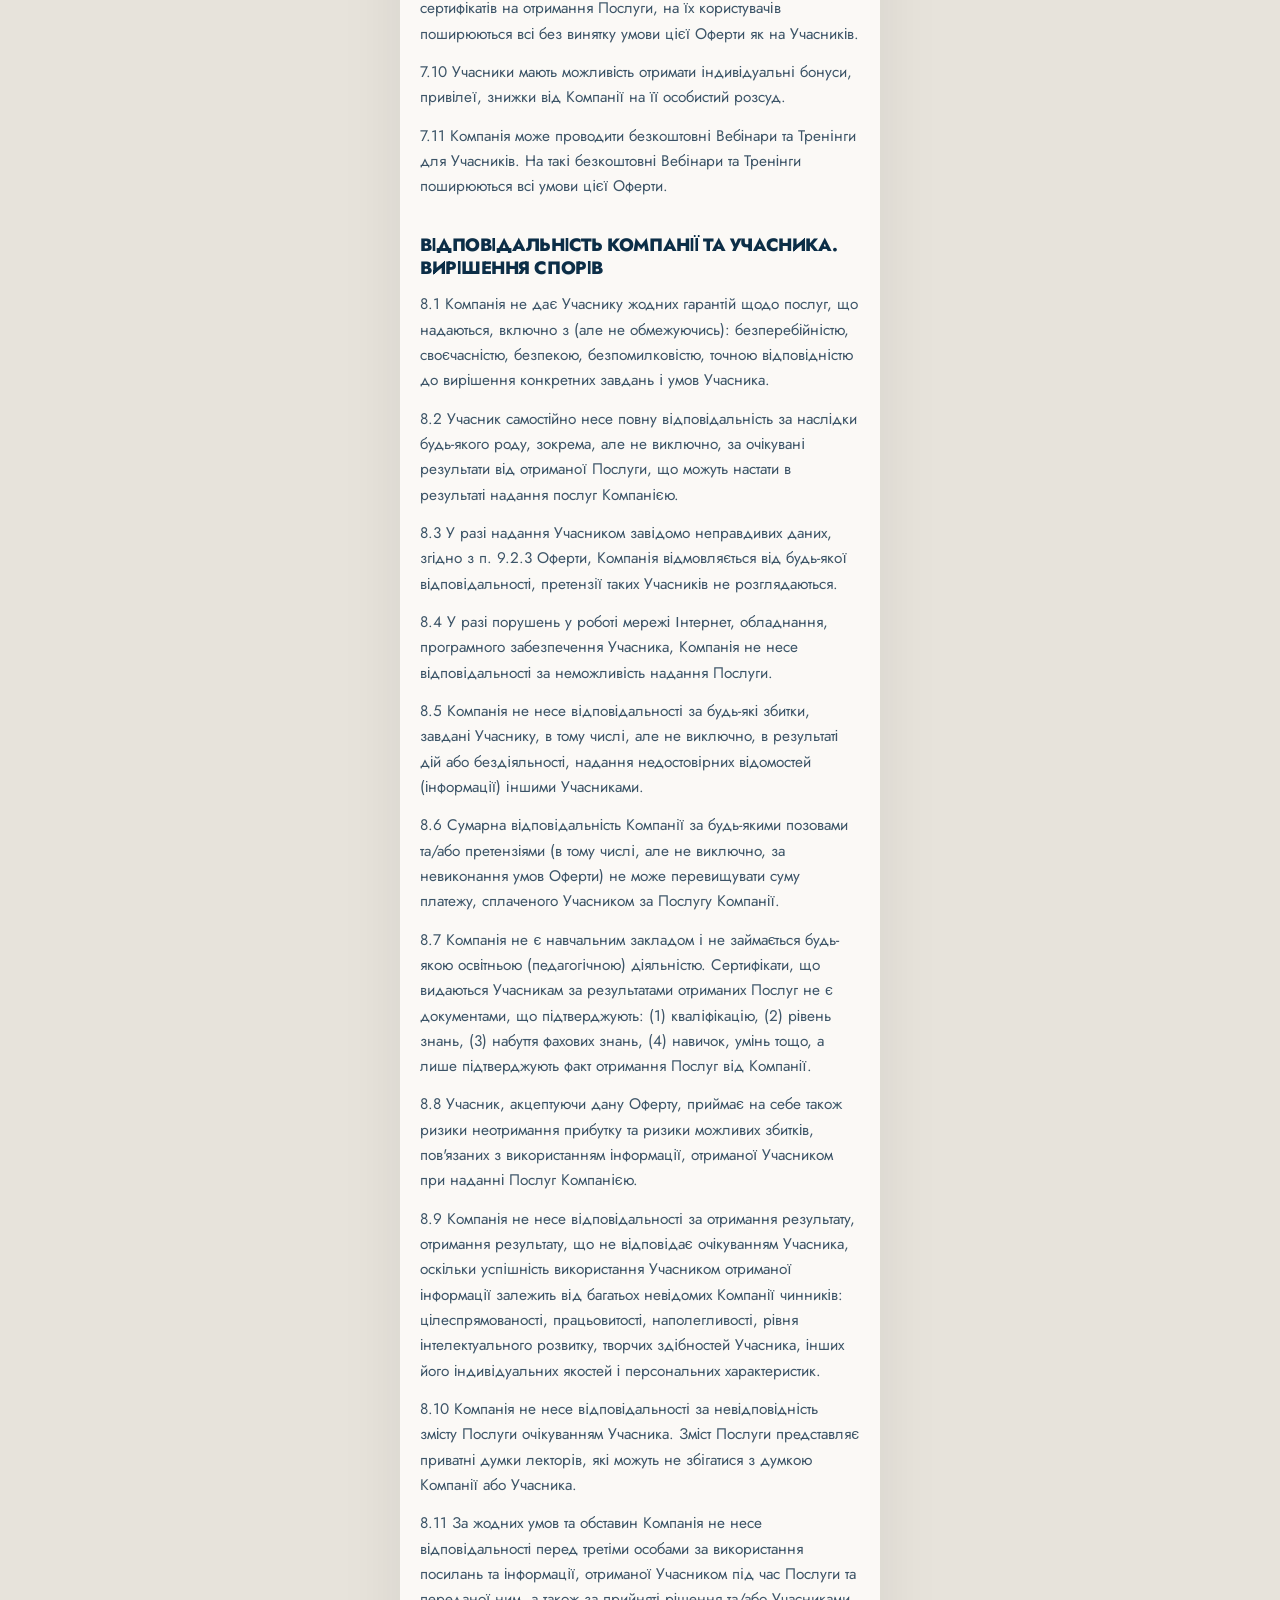
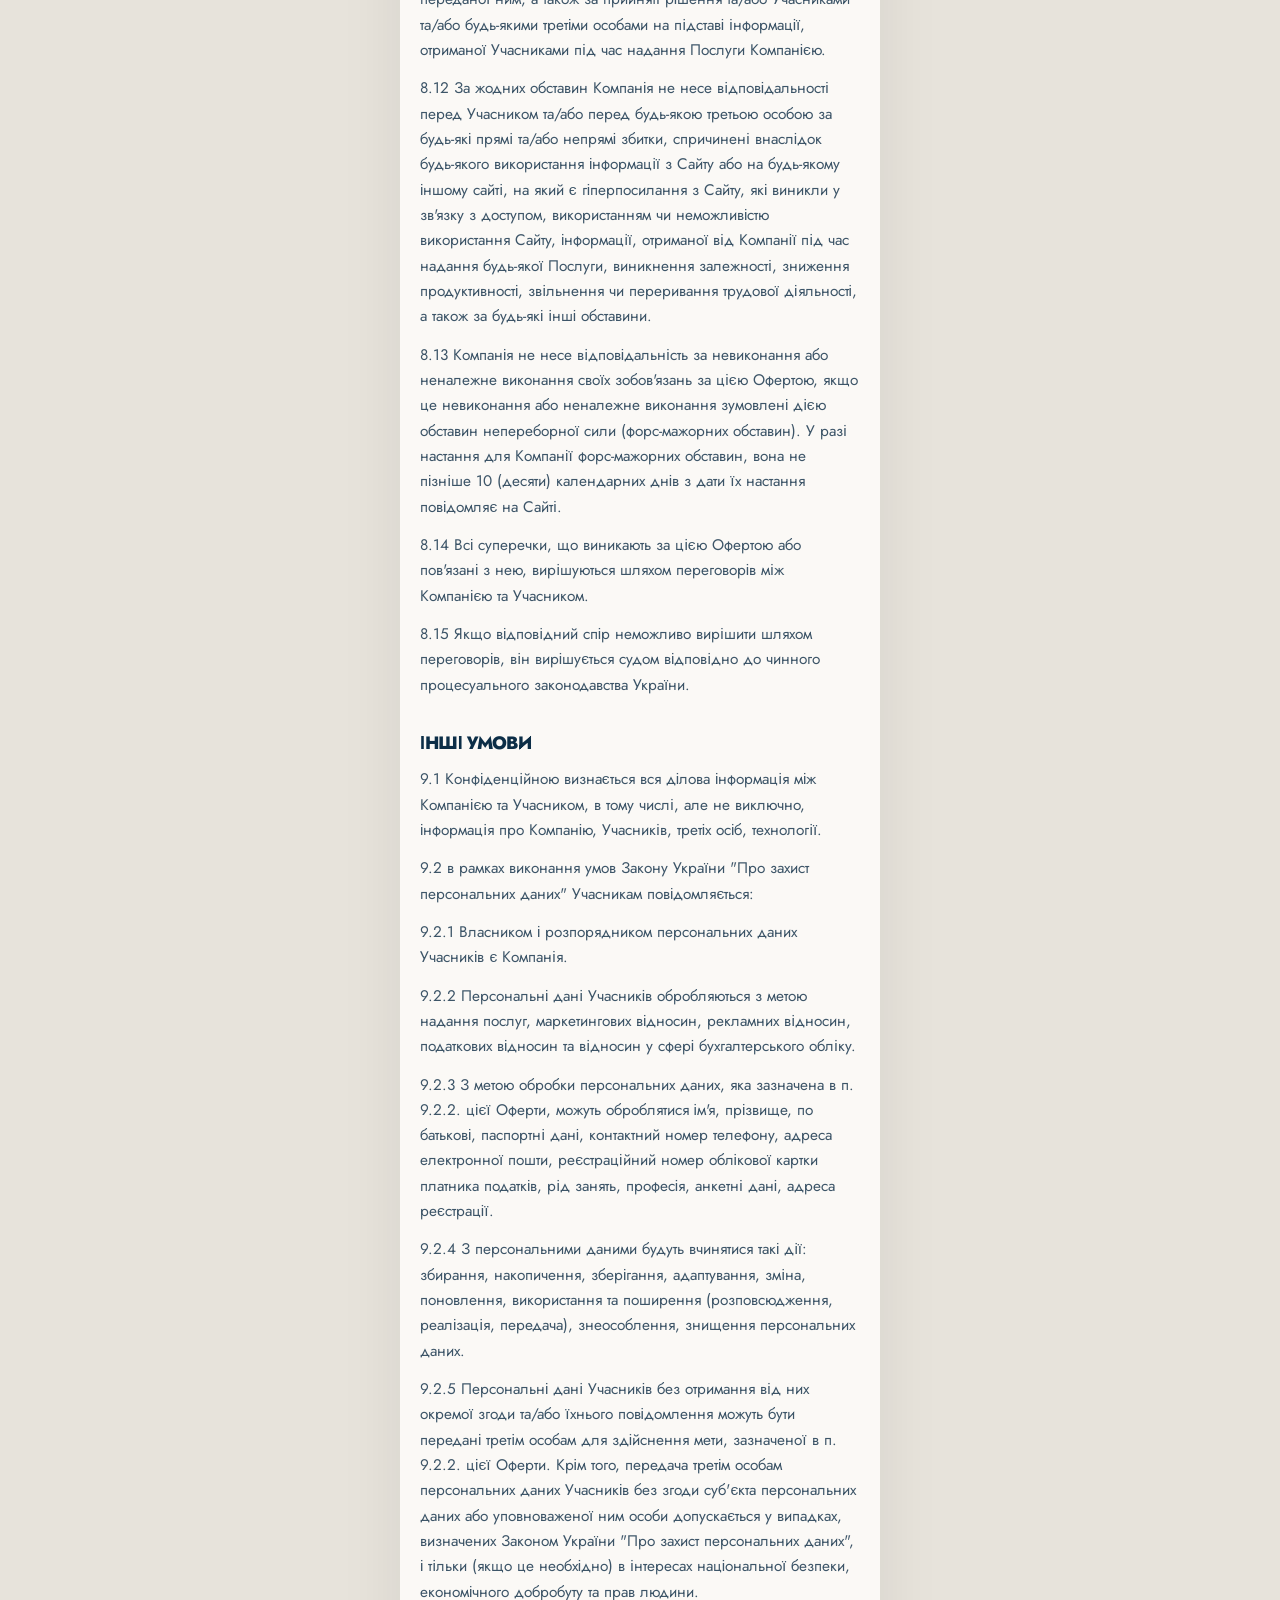
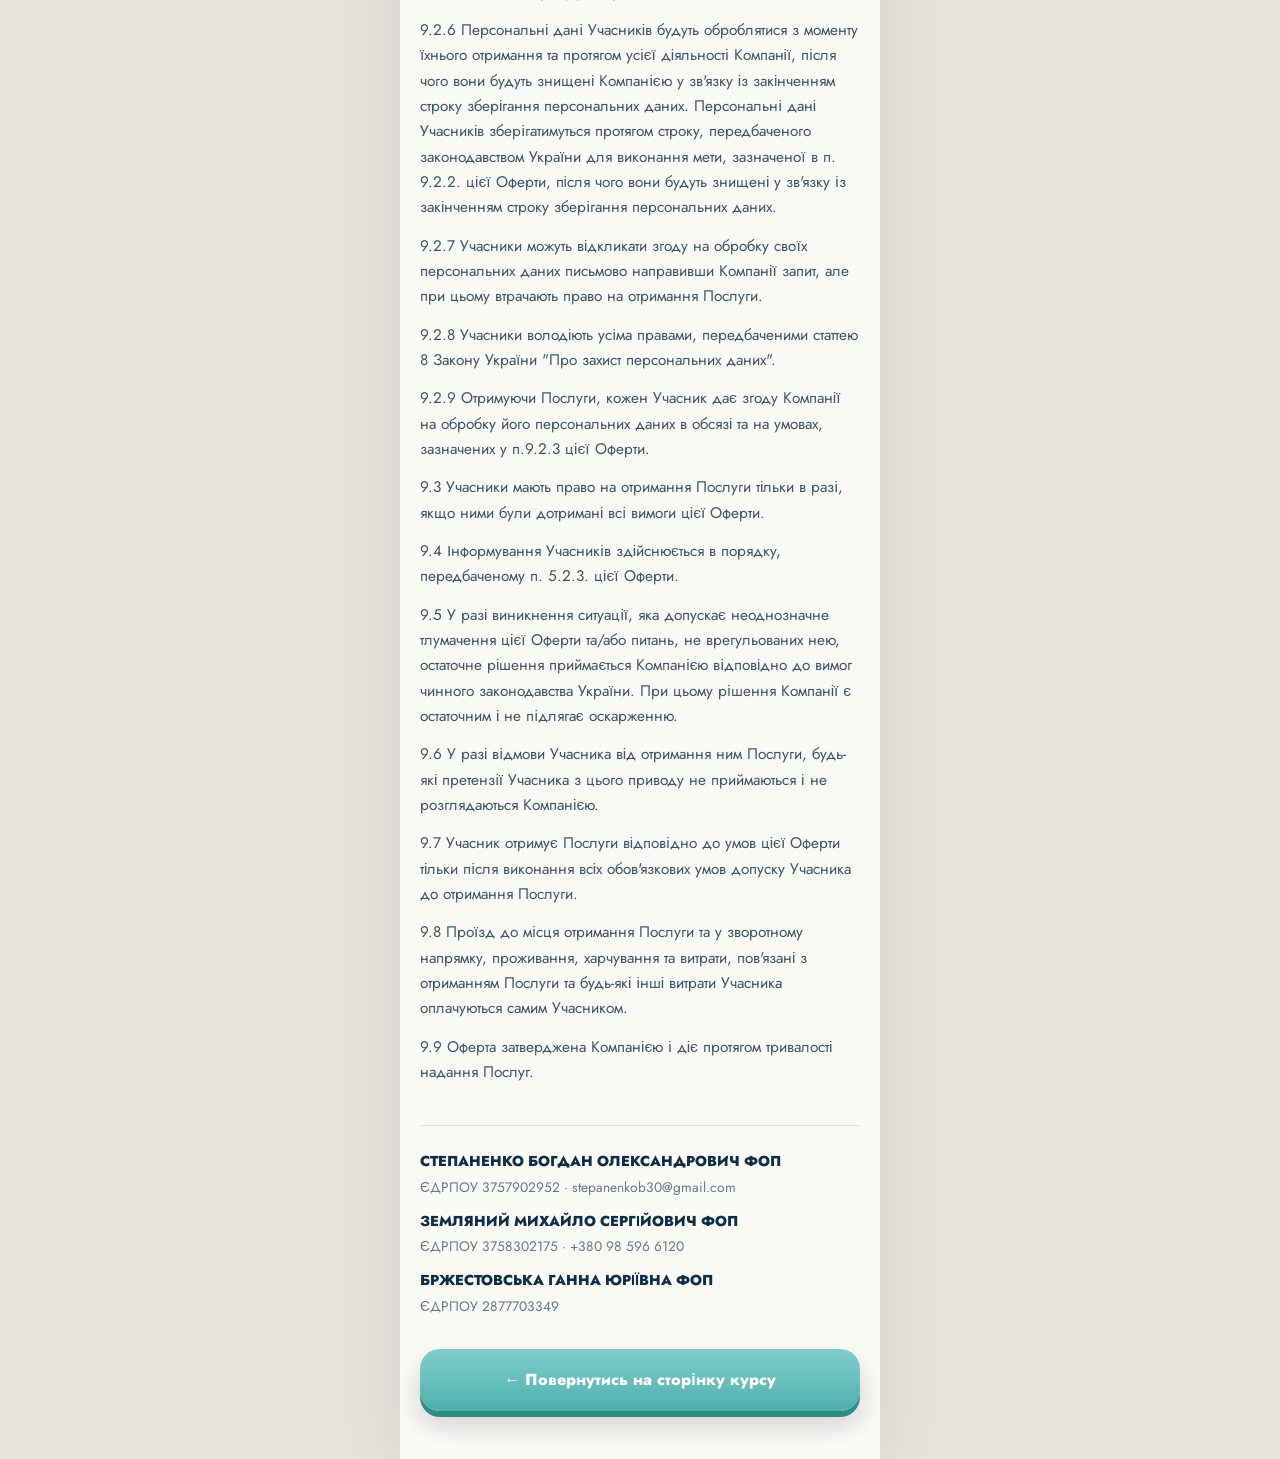
<file: morskyi-peyzazh/oferta.html>
<!doctype html>
<html lang="uk">
<head>
<meta charset="utf-8">
<!-- Meta Pixel -->
<script src="/pixel.js" async></script>
<noscript><img height="1" width="1" style="display:none" alt=""
src="https://www.facebook.com/tr?id=1643966413961899&amp;ev=PageView&amp;noscript=1"></noscript>
<!-- /Meta Pixel -->
<meta name="viewport" content="width=device-width,initial-scale=1">
<title>Договір оферти — Швидкий морський пейзаж</title>
<meta name="robots" content="noindex">
<link rel="preconnect" href="https://fonts.googleapis.com" crossorigin>
<link rel="preconnect" href="https://fonts.gstatic.com" crossorigin>
<link href="https://fonts.googleapis.com/css2?family=Jost:wght@300;400;500;600;700;800;900&display=swap" rel="stylesheet">
<style>
:root{--ink:#0C2E47;--ink2:#1B4B69;--sea:#1E7C96;--sea-l:#2E9DB4;--aqua:#66C2BF;--foam:#D6ECE9;
--paper:#FBF9F6;--paper2:#F2EFE9;--gray:#66788A;--line:#E4DFD5;--coral:#E0653C;
--font:'Jost',-apple-system,'SF Pro Display','Helvetica Neue',Arial,sans-serif;--script:'Marck Script',cursive}
*{box-sizing:border-box;margin:0;padding:0}
html{-webkit-text-size-adjust:100%;scroll-behavior:smooth}
body{font-family:var(--font);background:#E7E3DB;color:var(--ink);line-height:1.62;-webkit-font-smoothing:antialiased;font-size:17px}
.phone{max-width:480px;margin:0 auto;background:var(--paper);position:relative;overflow:hidden;min-height:100vh}
@media(min-width:520px){.phone{box-shadow:0 0 60px rgba(0,0,0,.08)}}
.top{position:relative;background:linear-gradient(160deg,#0C2E47,#12506B);color:#fff;padding:26px 20px 32px;overflow:hidden}
.top .ps{position:absolute;left:-14%;width:128%;bottom:-14px;height:56px;background:url(assets/stroke-sky.webp) center/100% 100% no-repeat;opacity:.35;transform:rotate(-2deg);pointer-events:none}
.back{position:relative;z-index:2;display:inline-flex;align-items:center;gap:8px;font-size:.82rem;font-weight:700;letter-spacing:.08em;text-transform:uppercase;color:var(--foam);text-decoration:none}
.back:hover{color:#fff}
h1{position:relative;z-index:2;margin-top:20px;font-weight:900;text-transform:uppercase;font-size:clamp(1.6rem,7vw,2.05rem);line-height:1;letter-spacing:-.035em;text-wrap:balance}
.wrap{padding:34px 20px 48px}
h2{margin:34px 0 12px;font-weight:800;font-size:1.12rem;letter-spacing:-.025em;line-height:1.3;color:var(--ink)}
h2:first-child{margin-top:0}
h3{margin:26px 0 10px;font-weight:800;font-size:1rem;letter-spacing:-.02em;color:var(--sea)}
p{margin:0 0 13px;font-size:.96rem;line-height:1.65;color:#3D5568}
p b,p strong{color:var(--ink);font-weight:700}
a{color:var(--sea);text-decoration:underline;text-underline-offset:3px;overflow-wrap:anywhere}
.ent{display:inline;font-weight:700;color:var(--ink)}
.legal-foot{margin-top:40px;padding-top:24px;border-top:1px solid var(--line);font-size:.86rem;color:var(--gray)}
.legal-foot b{display:block;color:var(--ink);font-weight:800;font-size:.9rem;margin-top:12px}
.legal-foot b:first-child{margin-top:0}
.legal-foot span{display:block;margin-top:2px}
.backbtn{display:block;width:100%;margin-top:32px;padding:18px 22px;background:linear-gradient(180deg,#7FCDCA,#4FB0AD);color:#fff;border:none;border-radius:20px;font-family:var(--font);font-size:1rem;font-weight:800;text-align:center;text-decoration:none;box-shadow:0 6px 0 #2E8A87,0 14px 26px rgba(22,28,34,.18)}
@media (prefers-reduced-motion:reduce){*{animation:none!important;transition:none!important;scroll-behavior:auto}}
</style>
</head>
<body>
<div class="phone">
  <header class="top">
    <span class="ps" aria-hidden="true"></span>
    <a class="back" href="index.html">← До курсу</a>
    <h1>Публічна оферта</h1>
  </header>
  <main class="wrap">
    <p>Дана Публічна оферта, далі - "Оферта", є офіційною публічною пропозицією щодо придбання інформаційно-консультаційних послуг <span class="ent">СТЕПАНЕНКО БОГДАН ОЛЕКСАНДРОВИЧ ФОП, ЗЕМЛЯНИЙ МИХАЙЛО СЕРГІЙОВИЧ ФОП, БРЖЕСТОВСЬКА ГАННА ЮРІЇВНА ФОП</span> та залучених на умовах даної Оферти третіх осіб (далі - "Компанія"), адресованою необмеженому колу осіб, розміщеною на Інтернет-сайті за адресою: https://olena-kulyk.vercel.app/morskyi-peyzazh/, далі - "Сайт".</p>
    <h2>1. ВИЗНАЧЕННЯ, НАВЕДЕНІ В ОФЕРТІ</h2>
    <p>1.1 Учасник та/або Учасники (у всіх відмінках) - це користувач (потенційний користувач) послуг Компанії на умовах цієї Оферти, який надав свої персональні дані, та є дієздатною фізичною особою, яка досягла 18 років, має законне право вступати в договірні відносини з Компанією. Компанія не здійснює перевірку дієздатності та не несе відповідальності за дії Учасника, які порушують вимоги чинного законодавства.</p>
    <p>1.3. Послуги - це Вебінари, Тренінги та/або Коучинг, які надаються Компанією на умовах цієї Оферти.</p>
    <p>1.4 Вебінар - онлайн відео-урок, онлайн-лекція, онлайн-майстер-клас або онлайн-курс (два і більше Вебінарів), що проводяться в режимі реального часу та/або в режимі трансляції їхнього запису за допомогою web-технологій, що виражаються у формі передавання інформації шляхом демонстрації оригінальних методів опанування певного змісту шляхом надання Учасникам Персонального посилання на умовах цієї Оферти.</p>
    <p>1.5 Посилання на сайт - буквено-цифровий код або інший код, що дозволяє отримати доступ до Сайту Компанії в мережі Інтернет.</p>
    <p>1.6 Персональне посилання - персональний буквено-цифровий код або інший код, що дозволяє Учаснику отримати доступ до Вебінару.</p>
    <p>1.7 Тренінг - це урок, лекція, майстер-клас, інтенсив-курс або довготривалий курс, марафон, що проводяться в режимі реального часу та виражаються у формі передавання інформації шляхом демонстрації оригінальних методів освоєння певного змісту за активної ролі Учасників на умовах цієї Оферти.</p>
    <p>1.8 Коучинг - це Тренінг, який проводиться з Учасником в індивідуальній формі на умовах цієї Оферти.</p>
    <p>1.9. Пакет учасника - це умовне позначення обсягу послуг в рамках однієї Послуги, який впливає на її вартість. В рамках однієї послуги Учасники можуть вибрати будь-який з Пакетів учасника на Сайті або на умовах цієї Оферти.</p>
    <p>1.10. Реєстрація Учасника (далі - Реєстрація в усіх формах) - це надання персональних даних Учасником шляхом заповнення форми на Сайті та/або перехід за посиланням на Сайт з подальшим наданням персональних даних та/або надання персональних даних за телефоном Компанії та/або в інший спосіб на умовах цієї Оферти.</p>
    <p>1.11. Анкета - це паперовий або електронний документ, який при заповненні, підписанні та передачі Компанії надає Учаснику Тренінгу та/або Коучингу право на отримання Послуг Компанії на умовах цієї Оферти.</p>
    <h2>ПРАВИЛА УЧАСТІ У ВЕБІНАРІ</h2>
    <p>2.1 Для участі у Вебінарі Учаснику необхідно зареєструватися, і виконати всі умови даної Оферти.</p>
    <p>2.2 Після реєстрації на Вебінар, на зазначену Учасником електронну пошту, надалі "e-mail", перед початком трансляції Вебінару, надійде повідомлення про можливість участі у Вебінарі, яке містить Персональне посилання, яке є дійсним лише для одного Учасника, яким його було отримано, перейшовши по ньому, Учасник підтверджує факт ознайомлення з умовами даної Оферти, в результаті чого йому надається доступ до сторінки трансляції Вебінару. У разі надання персонального посилання на запис Вебінару, на Учасника поширюються всі без винятку умови цієї Оферти.</p>
    <p>2.3 Для участі у Вебінарі Учасники самостійно забезпечують дотримання належних технічних умов для персонального комп'ютера або іншого мобільного пристрою.</p>
    <p>2.4 Компанія не несе відповідальності за неможливість участі Учасника у Вебінарі, що виникла з причин, які не залежать від Компанії, зокрема через</p>
    <p>невиконання Учасником, у тому числі, але не виключно п. 2.3, цієї Оферти.</p>
    <p>2.5 Компанія має право на власний розсуд визначати дату, час і тему Вебінару, лекторів, тривалість Вебінару, змінювати (переносити) і скасовувати їх, повідомивши Учасника на зазначений при реєстрації контактний e-mail.</p>
    <p>2.6 У разі, якщо Компанія прийняла рішення про перенесення дати та/або часу Вебінару, Учасники, які замовили відповідний Вебінар, отримують повідомлення про нову дату та/або час, а також Персональне посилання для участі в такому Вебінарі на вказаний Учасником під час реєстрації контактний e- mail.</p>
    <p>2.7 Компанія має право не допустити до участі у Вебінарі Учасників, які порушили або не виконали умови цієї Оферти.</p>
    <p>2.8 Компанія залишає за собою право надавати Учасникам Вебінару посилання на запис проведеного Вебінару (за його наявності) та/або додаткові матеріали, здійснювати післявебінарну підтримку на умовах Пакету Учасника.</p>
    <p>2.9 У разі пропуску Учасником Вебінару, в тому числі з причин, не залежних від Компанії, Учасник не має права вимагати його повторного проведення або надання інформації, що міститься у Вебінарі, в іншій формі. При цьому послуги Компанії вважаються наданими належним чином. Компанія залишає за собою право надати такому Учаснику Персональне посилання на запис проведеного Вебінару (за його наявності) та/або додаткові матеріали.</p>
    <p>2.10 За порушення морально-етичних норм та/або поширення інформації рекламного чи іншого характеру, іншу некоректну поведінку Учасника, що заважає проведенню Вебінару, Компанія вправі на власний розсуд припинити надання доступу такому Учаснику до написання повідомлень під час Вебінару.</p>
    <p>2.11 Під час проведення Вебінару Учасники мають право, за наявності технічних можливостей, ставити запитання, що стосуються виключно теми та змісту Вебінару, якщо особа, яка проводить його, не повідомить про інший порядок постановки запитань і відповідей на них. Обмеження можуть встановлюватися Компанією щодо всього Вебінару або певного часу його проведення.</p>
    <p>2.12 По закінченню Вебінару Учасники, які виконали всі умови цієї Оферти, в тому числі, але не виключно, умови п. 2.2. цієї Оферти, на розсуд Компанії отримують Сертифікати Компанії про участь у такому Вебінарі.</p>
    <p>2.13 За порушення морально-етичних норм та/або поширення інформації рекламного чи іншого характеру, іншу некоректну поведінку Учасника, Компанія має право в односторонньому порядку розірвати відносини з Учасником та повернути кошти за запитом.</p>
    <h2>ПРАВА УЧАСТІ У ТРЕНІНГУ</h2>
    <p>3.1 Для участі в Тренінгу Учаснику необхідно Зареєструватися і виконати всі умови даної Оферти.</p>
    <p>3.2 Заповнення Анкети перед Тренінгом і передача її Компанії є однією з обов'язкових умов допуску Учасника до участі в Тренінгу.</p>
    <p>3.3 Компанія не несе відповідальності за неможливість участі Учасника в Тренінгу, яка виникла з причин, що не залежать від Компанії.</p>
    <p>3.4 Компанія має право на власний розсуд визначати дату, час, місце, тему Тренінгу, лекторів, тривалість Тренінгу, змінювати (переносити) та скасовувати його, повідомивши Учасника за вказаним при Реєстрації контактним e-mail.</p>
    <p>3.5 У разі, якщо Компанія прийняла рішення про перенесення дати, часу та/або місця Тренінгу, Учасники отримують повідомлення про такі зміни.</p>
    <p>3.6 Компанія має право не допускати до участі в Тренінгу Учасника, який порушив та/або не виконав умови цієї Оферти.</p>
    <p>3.7 У разі пропуску Учасником Тренінгу без попередження Компанії, згідно з п. 6.1.4. Оферти, зокрема з причин, не залежних від Компанії, Учасник не має права вимагати його повторного проведення або надання інформації, що міститься в Тренінгу, в іншій формі. При цьому послуги Компанії вважаються наданими належним чином. Компанія залишає за собою право надати такому Учаснику Персональне посилання на запис проведеного Тренінгу (за його наявності) та/або додаткові матеріали. На свій розсуд Компанія має право запропонувати такому Учаснику участь в аналогічному наступному Тренінгу або замінити вид послуги на умовах цієї Оферти.</p>
    <p>3.8 За порушення морально-етичних норм та/або поширення інформації рекламного чи іншого характеру, іншої некоректної поведінки Учасника, що заважає проведенню Тренінгу, Компанія має право на власний розсуд припинити надання послуг такому Учаснику. При цьому вартість Тренінгу, в ході якого надання послуг було припинено, Учаснику не відшкодовується.</p>
    <p>3.9 Під час проведення Тренінгу, Учасники мають право ставити запитання, що стосуються виключно теми та змісту Тренінгу, якщо особа, що проводить його, не повідомить про інший порядок постановки запитань та відповідей на них. Такі обмеження можуть встановлюватися Компанією до всього Тренінгу або його частини.</p>
    <p>3.10 Компанія залишає за собою право надавати Учасникам Тренінгу Персональні посилання на запис проведеного Тренінгу (за їх наявності) та/або додаткові матеріали, здійснювати післятренінгову підтримку на умовах пакета Учасника.</p>
    <p>3.11 По закінченню Тренінгу Учасники, які виконали всі умови цієї Оферти, в тому числі, але не виключно, умови п. 3.2. цієї Оферти, на розсуд Компанії отримують Сертифікати Компанії про участь у Тренінгу.</p>
    <h2>ПРАВИЛА УЧАСТІ В КОУЧИНГУ</h2>
    <p>4.1 Для участі в Коучингу Учаснику необхідно зареєструватися і виконати всі умови даної Оферти.</p>
    <p>4.2 Заповнення Анкети перед Коучингом і передача її Компанії є однією з обов'язкових умов допуску Учасника до участі в Коучингу.</p>
    <p>4.3 Компанія не несе відповідальності за неможливість участі Учасника в Коучингу, яка виникла з причин, що не залежать від Компанії.</p>
    <p>4.4 Компанія має право на власний розсуд визначати місце, тему Коучингу, його тривалість, лекторів, змінювати (переносити) та скасовувати його, повідомивши Учасника про це.</p>
    <p>4.5 Компанія погоджує з Учасником дату і час Коучингу, а також можливість їх перенесення за умови попередження Учасником про неможливість бути присутнім в узгоджену з Компанією дату і час.</p>
    <p>4.6 У разі систематичного пропуску (два і більше разів) Коучингу без попереднього (не пізніше ніж за 12 годин) повідомлення Учасником про неможливість бути присутнім в узгоджену з Компанією дату і час, з причин, що не залежать від Компанії. Компанія залишає за собою право надати такому Учаснику додаткові матеріали (за наявності) та на власний розсуд запропонувати замінити вид послуги на умовах цієї Оферти. При цьому послуги Компанії вважаються наданими належним чином.</p>
    <p>4.7 Компанія має право не допускати до участі в Коучингу Учасника, який порушив та/або не виконав умови цієї Оферти.</p>
    <p>4.8 У разі порушення морально-етичних норм та/або іншої некоректної поведінки Учасника Коучингу, Компанія має право на власний розсуд припинити надання послуг такому Учаснику. При цьому вартість Коучингу, в ході якого надання Послуги було припинено, Учаснику не відшкодовується.</p>
    <h2>ПРАВА ТА ОБОВ'ЯЗКИ КОМПАНІЇ</h2>
    <p>5.1 Компанія має право:</p>
    <p>5.1.1. відмовити Учаснику в наданні Послуг на умовах цієї Оферти.</p>
    <p>5.1.2 Проводити фото- та відеофіксацію під час надання Послуг, а також використовувати отримані під час фото- та відеофіксації матеріали на власний розсуд.</p>
    <p>5.1.3 Розробляти на власний розсуд Пакети учасника, тему, програми та тривалість Послуги, визначати її дату, час, місце, змінювати (переносити) та скасовувати, визначати кількість та склад лекторів, які виступають під час надання Послуги.</p>
    <p>5.1.4 На підставі отриманого від Учасника контактного e-mail здійснювати масову розсилку інформаційних повідомлень без згоди Учасника та/або осіб, які залишили свої дані на сайті Компанії. При цьому в таких інформаційних повідомленнях розміщується посилання на відмову від їх отримання.</p>
    <p>5.1.5 Залучати до надання Послуги, або її окремих частин, третіх осіб.</p>
    <p>5.1.6 В односторонньому порядку вносити зміни в умови цієї Оферти, зокрема, але не виключно, змінювати правила оплати за надання Послуг, вносити зміни в порядок надання Послуг, шляхом розміщення нової редакції Оферти на Сайті.</p>
    <p>5.2 Обов'язки Компанії:</p>
    <p>5.2.1 Надавати Послуги на умовах цієї Оферти</p>
    <p>5.2.2 Зберігати інформацію та відомості (в тому числі персональні дані) надані Учасником на виконання умов цієї Оферти в межах чинного законодавства у сфері захисту персональних даних.</p>
    <p>5.2.3 Здійснювати консультаційну підтримку Учасників щодо послуг Компанії та умов їх отримання на умовах даної Оферти.</p>
    <p>5.2.4 У повному обсязі повернути грошові кошти Учаснику виключно в разі повного скасування Компанією оплаченої Учасником Послуги.</p>
    <h2>ПРАВА ТА ОБОВ'ЯЗКИ УЧАСНИКА. ЗАБОРОНИ ДЛЯ УЧАСНИКА</h2>
    <p>6.1 Учасник має право:</p>
    <p>6.1.1 Звертатися до Компанії для отримання інформації про Послуги Компанії, умови їх надання та умови цієї Оферти за номерами телефонів, вказаними на Сайті та/або через форми зворотного зв'язку, та/або поштовим або іншим повідомленням з 9.00 до 18.00 (за київським часом), окрім суботи, неділі та святкових днів, відповідно до графіку роботи Компанії.</p>
    <p>6.1.2 Отримувати будь-яку із запропонованих Послуг Компанії на умовах цієї Оферти.</p>
    <p>6.1.3 Відмовитися від отримання Послуги до моменту її оплати.</p>
    <p>6.1.4 На умовах Оферти перенести отримання повністю оплаченої послуги на наступну найближчу встановлену Компанією дату її надання або узгодити з Компанією можливість заміни Послуги за умови попередження Компанії за один робочий день про неможливість отримання Послуги. Таке перенесення може бути тільки один раз (крім Коучингу).</p>
    <p>6.2 Обов'язки Учасника:</p>
    <p>6.2.1 До акцептування Оферти ознайомитися з її чинними умовами.</p>
    <p>6.2.2 Виконувати умови цієї Оферти.</p>
    <p>6.2.3 Забезпечити своєчасну явку для отримання Послуги.</p>
    <p>6.3 Учаснику заборонено, якщо не передбачено конкретною Послугою або Пакетом учасника:</p>
    <p>6.3.1 Поширювати відео-, аудіозапис Послуги будь-яким способом.</p>
    <p>6.3.2 Поширювати матеріали Послуги у вигляді розшифровки, тобто перекладу аудіо-, відеоматеріалів у текстовий формат, та/або перекладу іншими мовами.</p>
    <p>6.3.3 У комерційних цілях використовувати отриману від Компанії інформацію шляхом перекладу або поширення знань та основ без попереднього узгодження з Компанією.</p>
    <p>6.3.4 Використовувати отриману від Компанії інформацію, включно (без обмеження) з метою створення подібної та/або конкурентної послуги чи сервісу, або з метою отримання комерційної чи фінансової вигоди без попереднього погодження з Компанією.</p>
    <p>6.3.5 Організовувати та проводити власні заходи або заняття на базі Послуг Компанії.</p>
    <p>6.3.6 Здійснювати дії, спрямовані на порушення умов цієї Оферти. Здійснювати дії, спрямовані на порушення умов цієї Оферти.</p>
    <p>6.3.7 Передавати та/або надавати доступ до Вебінару будь-яким третім особам за винятком умов цієї Оферти.</p>
    <p>6.3.8 Допускати поширення недостовірної, неправдивої інформації, інформації, яка ганьбить честь, гідність, ділову репутацію Компанії, лекторів та інших осіб, а також інформації, яка спонукає і закликає до міжнаціональної, етнічної нетерпимості, ворожнечі, війни, зміни державного устрою країн, інформації, поширення якої заборонене чинним законодавством України і нормами Міжнародного права в залежності від території надання Послуг.</p>
    <p>6.3.9 Здійснювати інші дії, не передбачені Офертою, але такі, що містять склад кримінального або адміністративного правопорушення, або порушують права та законні інтереси Компанії, інших Учасників та/або третіх осіб.</p>
    <h2>ВАРТІСТЬ ПОСЛУГ ТА ПОРЯДОК РОЗРАХУНКІВ</h2>
    <p>7.1 Вартість послуг Компанії за Пакетами Учасників (за наявності Пакетів Учасників) розміщується на Сайті та може змінюватися залежно від наближення дати надання Послуги. Інформація про актуальну ціну Послуги розміщується на Сайті.</p>
    <p>7.2 Оплата здійснюється шляхом перерахування грошових коштів на поточний рахунок Компанії.</p>
    <p>7.3 Послуга надається Компанією після повної, 100 (сто) % її оплати Учасником. Така оплата означає ознайомлення і повну згоду Учасника з усіма умовами Оферти.</p>
    <p>7.4 Учасник має право оплачувати вартість Послуг частинами, при цьому за Учасником фіксується вартість Послуги, яка діяла на момент здійснення оплати першої частини.</p>
    <p>7.5 Моментом оплати вважається зарахування грошових коштів на поточний рахунок Компанії відповідно до обраного Учасником способу оплати.</p>
    <p>7.6 На умовах Оферти, у разі зміни виду Послуги на послугу, що є дорожчою за первісну, Учасник доплачує різницю вартості такої Послуги, а у випадку, якщо сума нової Послуги є дешевшою за первинну, різниця вартості таких послуг стає авансом на наступну Послугу. За погодженням з Компанією різниця вартості таких послуг може бути повернута Учаснику.</p>
    <p>7.7 На умовах, які будуть оголошені під час надання Послуги, Компанія може запропонувати акційну ціну (ціну зі знижкою та обмеженим терміном дії пропозиції) на придбання наступної Послуги.</p>
    <p>7.8 Перенесення Послуги на умовах цієї Оферти є безкоштовним.</p>
    <p>7.9 Компанія передбачає можливість продажу Подарункових сертифікатів на отримання Послуги, на їх користувачів поширюються всі без винятку умови цієї Оферти як на Учасників.</p>
    <p>7.10 Учасники мають можливість отримати індивідуальні бонуси, привілеї, знижки від Компанії на її особистий розсуд.</p>
    <p>7.11 Компанія може проводити безкоштовні Вебінари та Тренінги для Учасників. На такі безкоштовні Вебінари та Тренінги поширюються всі умови цієї Оферти.</p>
    <h2>ВІДПОВІДАЛЬНІСТЬ КОМПАНІЇ ТА УЧАСНИКА. ВИРІШЕННЯ СПОРІВ</h2>
    <p>8.1 Компанія не дає Учаснику жодних гарантій щодо послуг, що надаються, включно з (але не обмежуючись): безперебійністю, своєчасністю, безпекою, безпомилковістю, точною відповідністю до вирішення конкретних завдань і умов Учасника.</p>
    <p>8.2 Учасник самостійно несе повну відповідальність за наслідки будь-якого роду, зокрема, але не виключно, за очікувані результати від отриманої Послуги, що можуть настати в результаті надання послуг Компанією.</p>
    <p>8.3 У разі надання Учасником завідомо неправдивих даних, згідно з п. 9.2.3 Оферти, Компанія відмовляється від будь-якої відповідальності, претензії таких Учасників не розглядаються.</p>
    <p>8.4 У разі порушень у роботі мережі Інтернет, обладнання, програмного забезпечення Учасника, Компанія не несе відповідальності за неможливість надання Послуги.</p>
    <p>8.5 Компанія не несе відповідальності за будь-які збитки, завдані Учаснику, в тому числі, але не виключно, в результаті дій або бездіяльності, надання недостовірних відомостей (інформації) іншими Учасниками.</p>
    <p>8.6 Сумарна відповідальність Компанії за будь-якими позовами та/або претензіями (в тому числі, але не виключно, за невиконання умов Оферти) не може перевищувати суму платежу, сплаченого Учасником за Послугу Компанії.</p>
    <p>8.7 Компанія не є навчальним закладом і не займається будь-якою освітньою (педагогічною) діяльністю. Сертифікати, що видаються Учасникам за результатами отриманих Послуг не є документами, що підтверджують: (1) кваліфікацію, (2) рівень знань, (3) набуття фахових знань, (4) навичок, умінь тощо, а лише підтверджують факт отримання Послуг від Компанії.</p>
    <p>8.8 Учасник, акцептуючи дану Оферту, приймає на себе також ризики неотримання прибутку та ризики можливих збитків, пов'язаних з використанням інформації, отриманої Учасником при наданні Послуг Компанією.</p>
    <p>8.9 Компанія не несе відповідальності за отримання результату, отримання результату, що не відповідає очікуванням Учасника, оскільки успішність використання Учасником отриманої інформації залежить від багатьох невідомих Компанії чинників: цілеспрямованості, працьовитості, наполегливості, рівня інтелектуального розвитку, творчих здібностей Учасника, інших його індивідуальних якостей і персональних характеристик.</p>
    <p>8.10 Компанія не несе відповідальності за невідповідність змісту Послуги очікуванням Учасника. Зміст Послуги представляє приватні думки лекторів, які можуть не збігатися з думкою Компанії або Учасника.</p>
    <p>8.11 За жодних умов та обставин Компанія не несе відповідальності перед третіми особами за використання посилань та інформації, отриманої Учасником під час Послуги та переданої ним, а також за прийняті рішення та/або Учасниками та/або будь-якими третіми особами на підставі інформації, отриманої Учасниками під час надання Послуги Компанією.</p>
    <p>8.12 За жодних обставин Компанія не несе відповідальності перед Учасником та/або перед будь-якою третьою особою за будь-які прямі та/або непрямі збитки, спричинені внаслідок будь-якого використання інформації з Сайту або на будь-якому іншому сайті, на який є гіперпосилання з Сайту, які виникли у зв'язку з доступом, використанням чи неможливістю використання Сайту, інформації, отриманої від Компанії під час надання будь-якої Послуги, виникнення залежності, зниження продуктивності, звільнення чи переривання трудової діяльності, а також за будь-які інші обставини.</p>
    <p>8.13 Компанія не несе відповідальність за невиконання або неналежне виконання своїх зобов'язань за цією Офертою, якщо це невиконання або неналежне виконання зумовлені дією обставин непереборної сили (форс-мажорних обставин). У разі настання для Компанії форс-мажорних обставин, вона не пізніше 10 (десяти) календарних днів з дати їх настання повідомляє на Сайті.</p>
    <p>8.14 Всі суперечки, що виникають за цією Офертою або пов'язані з нею, вирішуються шляхом переговорів між Компанією та Учасником.</p>
    <p>8.15 Якщо відповідний спір неможливо вирішити шляхом переговорів, він вирішується судом відповідно до чинного процесуального законодавства України.</p>
    <h2>ІНШІ УМОВИ</h2>
    <p>9.1 Конфіденційною визнається вся ділова інформація між Компанією та Учасником, в тому числі, але не виключно, інформація про Компанію, Учасників, третіх осіб, технології.</p>
    <p>9.2 в рамках виконання умов Закону України "Про захист персональних даних" Учасникам повідомляється:</p>
    <p>9.2.1 Власником і розпорядником персональних даних Учасників є Компанія.</p>
    <p>9.2.2 Персональні дані Учасників обробляються з метою надання послуг, маркетингових відносин, рекламних відносин, податкових відносин та відносин у сфері бухгалтерського обліку.</p>
    <p>9.2.3 З метою обробки персональних даних, яка зазначена в п. 9.2.2. цієї Оферти, можуть оброблятися ім'я, прізвище, по батькові, паспортні дані, контактний номер телефону, адреса електронної пошти, реєстраційний номер облікової картки платника податків, рід занять, професія, анкетні дані, адреса реєстрації.</p>
    <p>9.2.4 З персональними даними будуть вчинятися такі дії: збирання, накопичення, зберігання, адаптування, зміна, поновлення, використання та поширення (розповсюдження, реалізація, передача), знеособлення, знищення персональних даних.</p>
    <p>9.2.5 Персональні дані Учасників без отримання від них окремої згоди та/або їхнього повідомлення можуть бути передані третім особам для здійснення мети, зазначеної в п. 9.2.2. цієї Оферти. Крім того, передача третім особам персональних даних Учасників без згоди суб'єкта персональних даних або уповноваженої ним особи допускається у випадках, визначених Законом України "Про захист персональних даних", і тільки (якщо це необхідно) в інтересах національної безпеки, економічного добробуту та прав людини.</p>
    <p>9.2.6 Персональні дані Учасників будуть оброблятися з моменту їхнього отримання та протягом усієї діяльності Компанії, після чого вони будуть знищені Компанією у зв'язку із закінченням строку зберігання персональних даних. Персональні дані Учасників зберігатимуться протягом строку, передбаченого законодавством України для виконання мети, зазначеної в п. 9.2.2. цієї Оферти, після чого вони будуть знищені у зв'язку із закінченням строку зберігання персональних даних.</p>
    <p>9.2.7 Учасники можуть відкликати згоду на обробку своїх персональних даних письмово направивши Компанії запит, але при цьому втрачають право на отримання Послуги.</p>
    <p>9.2.8 Учасники володіють усіма правами, передбаченими статтею 8 Закону України "Про захист персональних даних".</p>
    <p>9.2.9 Отримуючи Послуги, кожен Учасник дає згоду Компанії на обробку його персональних даних в обсязі та на умовах, зазначених у п.9.2.3 цієї Оферти.</p>
    <p>9.3 Учасники мають право на отримання Послуги тільки в разі, якщо ними були дотримані всі вимоги цієї Оферти.</p>
    <p>9.4 Інформування Учасників здійснюється в порядку, передбаченому п. 5.2.3. цієї Оферти.</p>
    <p>9.5 У разі виникнення ситуації, яка допускає неоднозначне тлумачення цієї Оферти та/або питань, не врегульованих нею, остаточне рішення приймається Компанією відповідно до вимог чинного законодавства України. При цьому рішення Компанії є остаточним і не підлягає оскарженню.</p>
    <p>9.6 У разі відмови Учасника від отримання ним Послуги, будь-які претензії Учасника з цього приводу не приймаються і не розглядаються Компанією.</p>
    <p>9.7 Учасник отримує Послуги відповідно до умов цієї Оферти тільки після виконання всіх обов'язкових умов допуску Учасника до отримання Послуги.</p>
    <p>9.8 Проїзд до місця отримання Послуги та у зворотному напрямку, проживання, харчування та витрати, пов'язані з отриманням Послуги та будь-які інші витрати Учасника оплачуються самим Учасником.</p>
    <p>9.9 Оферта затверджена Компанією і діє протягом тривалості надання Послуг.</p>
<div class="legal-foot">
<b>СТЕПАНЕНКО БОГДАН ОЛЕКСАНДРОВИЧ ФОП</b><span>ЄДРПОУ 3757902952 · stepanenkob30@gmail.com</span>
<b>ЗЕМЛЯНИЙ МИХАЙЛО СЕРГІЙОВИЧ ФОП</b><span>ЄДРПОУ 3758302175 · +380 98 596 6120</span>
<b>БРЖЕСТОВСЬКА ГАННА ЮРІЇВНА ФОП</b><span>ЄДРПОУ 2877703349</span>
</div>
<a class="backbtn" href="index.html">← Повернутись на сторінку курсу</a>
  </main>
</div>
</body>
</html>
</file>
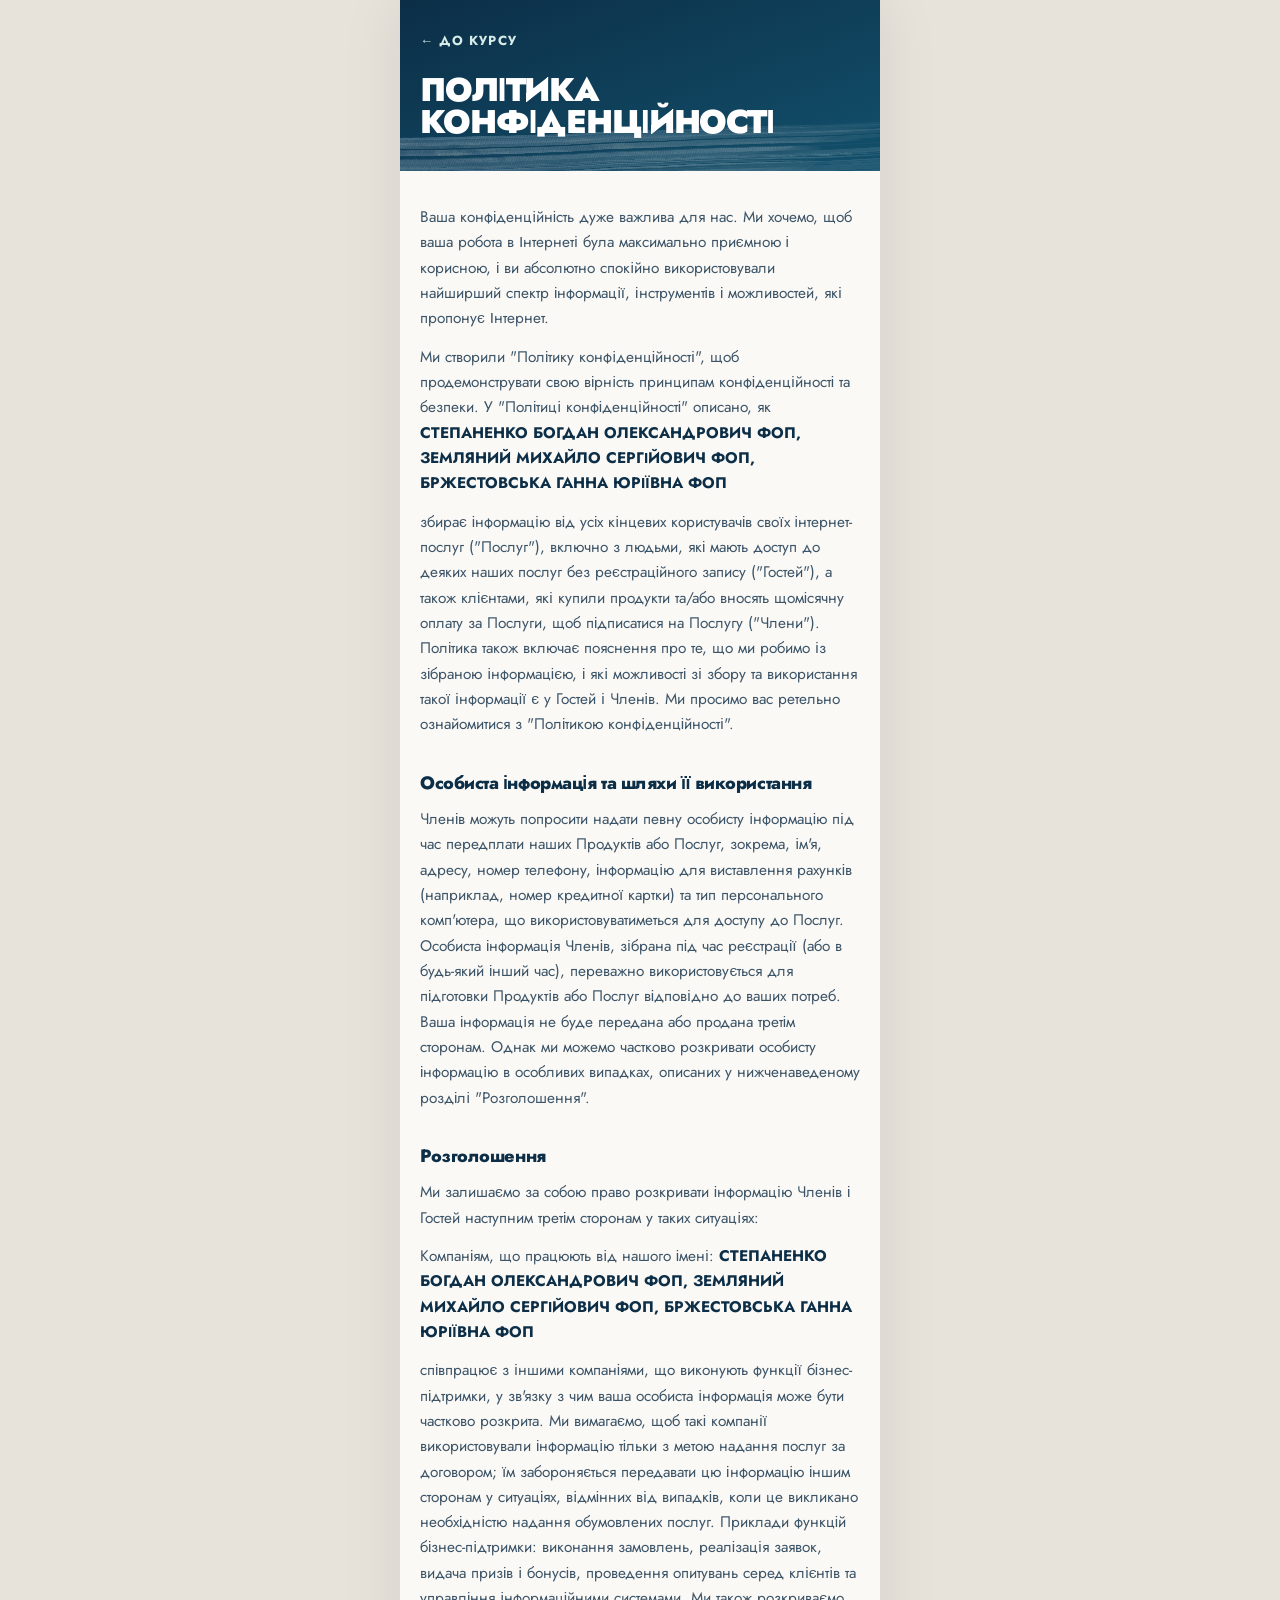
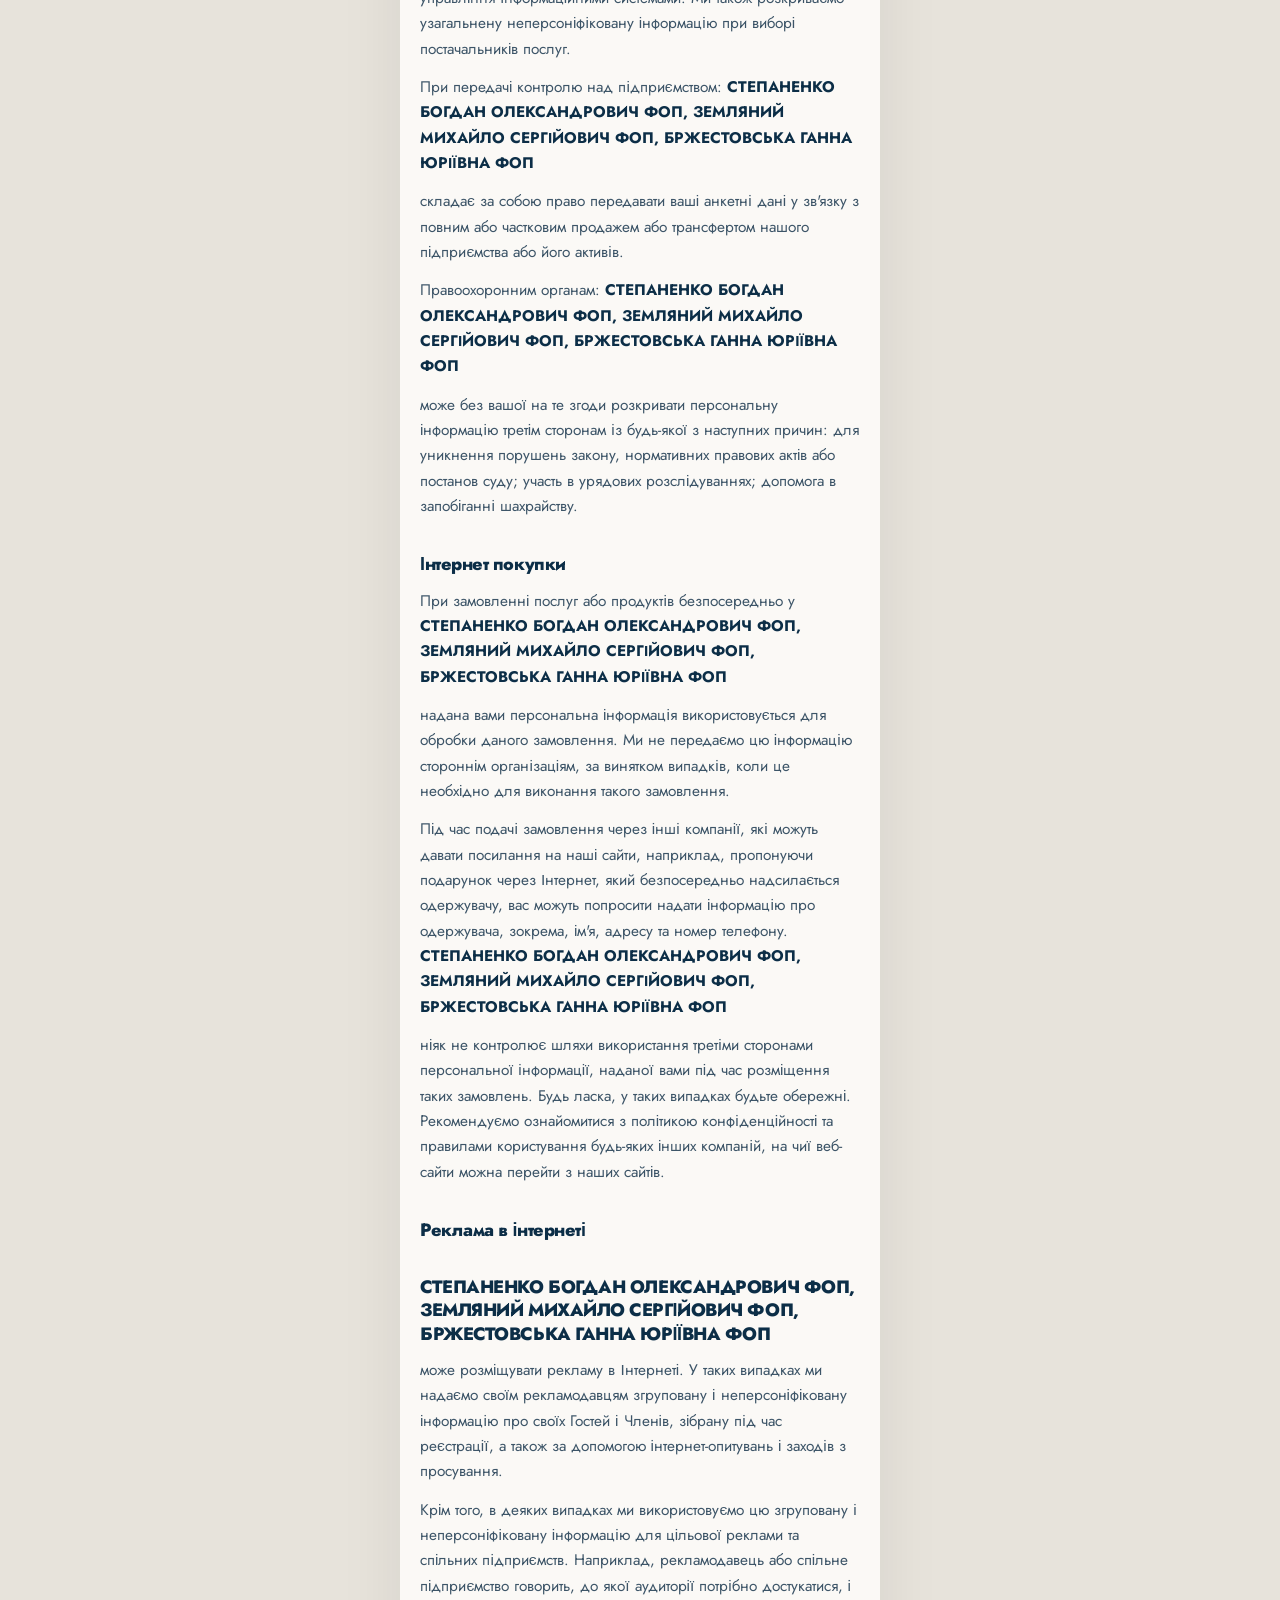
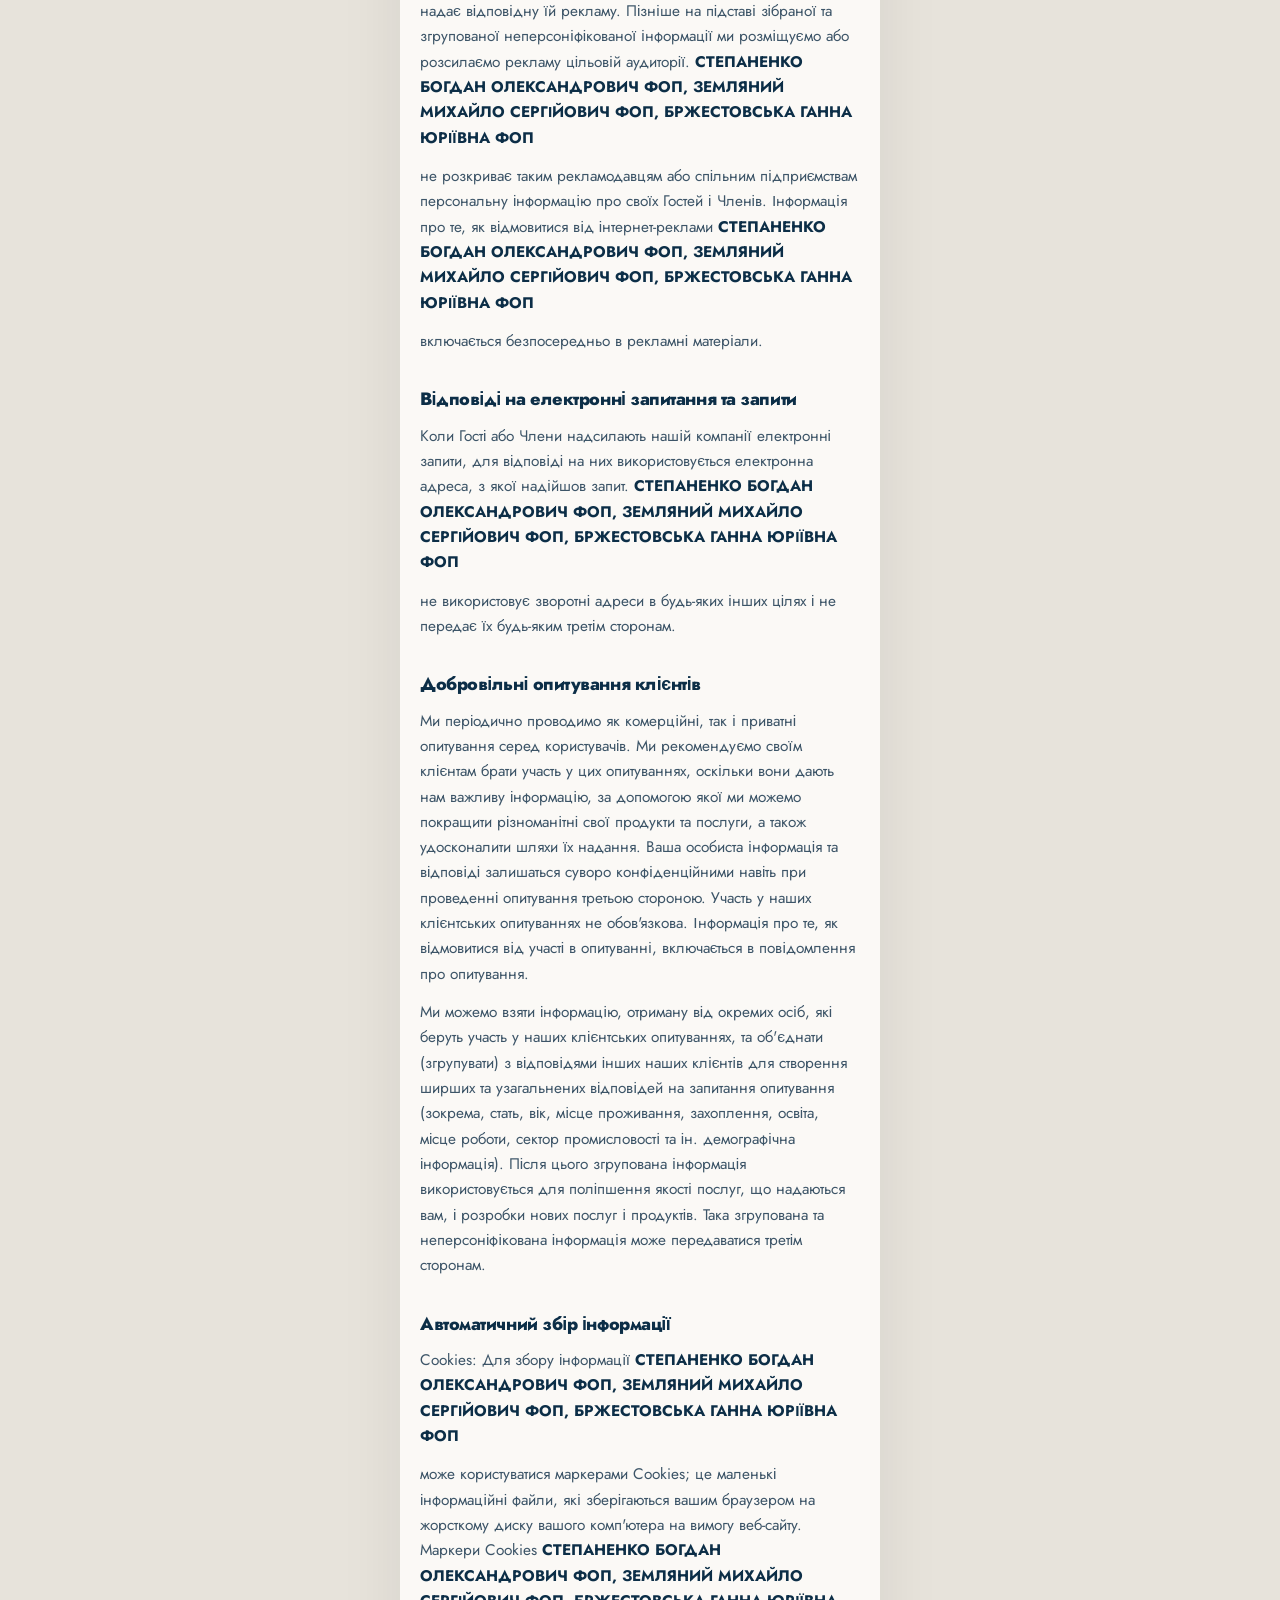
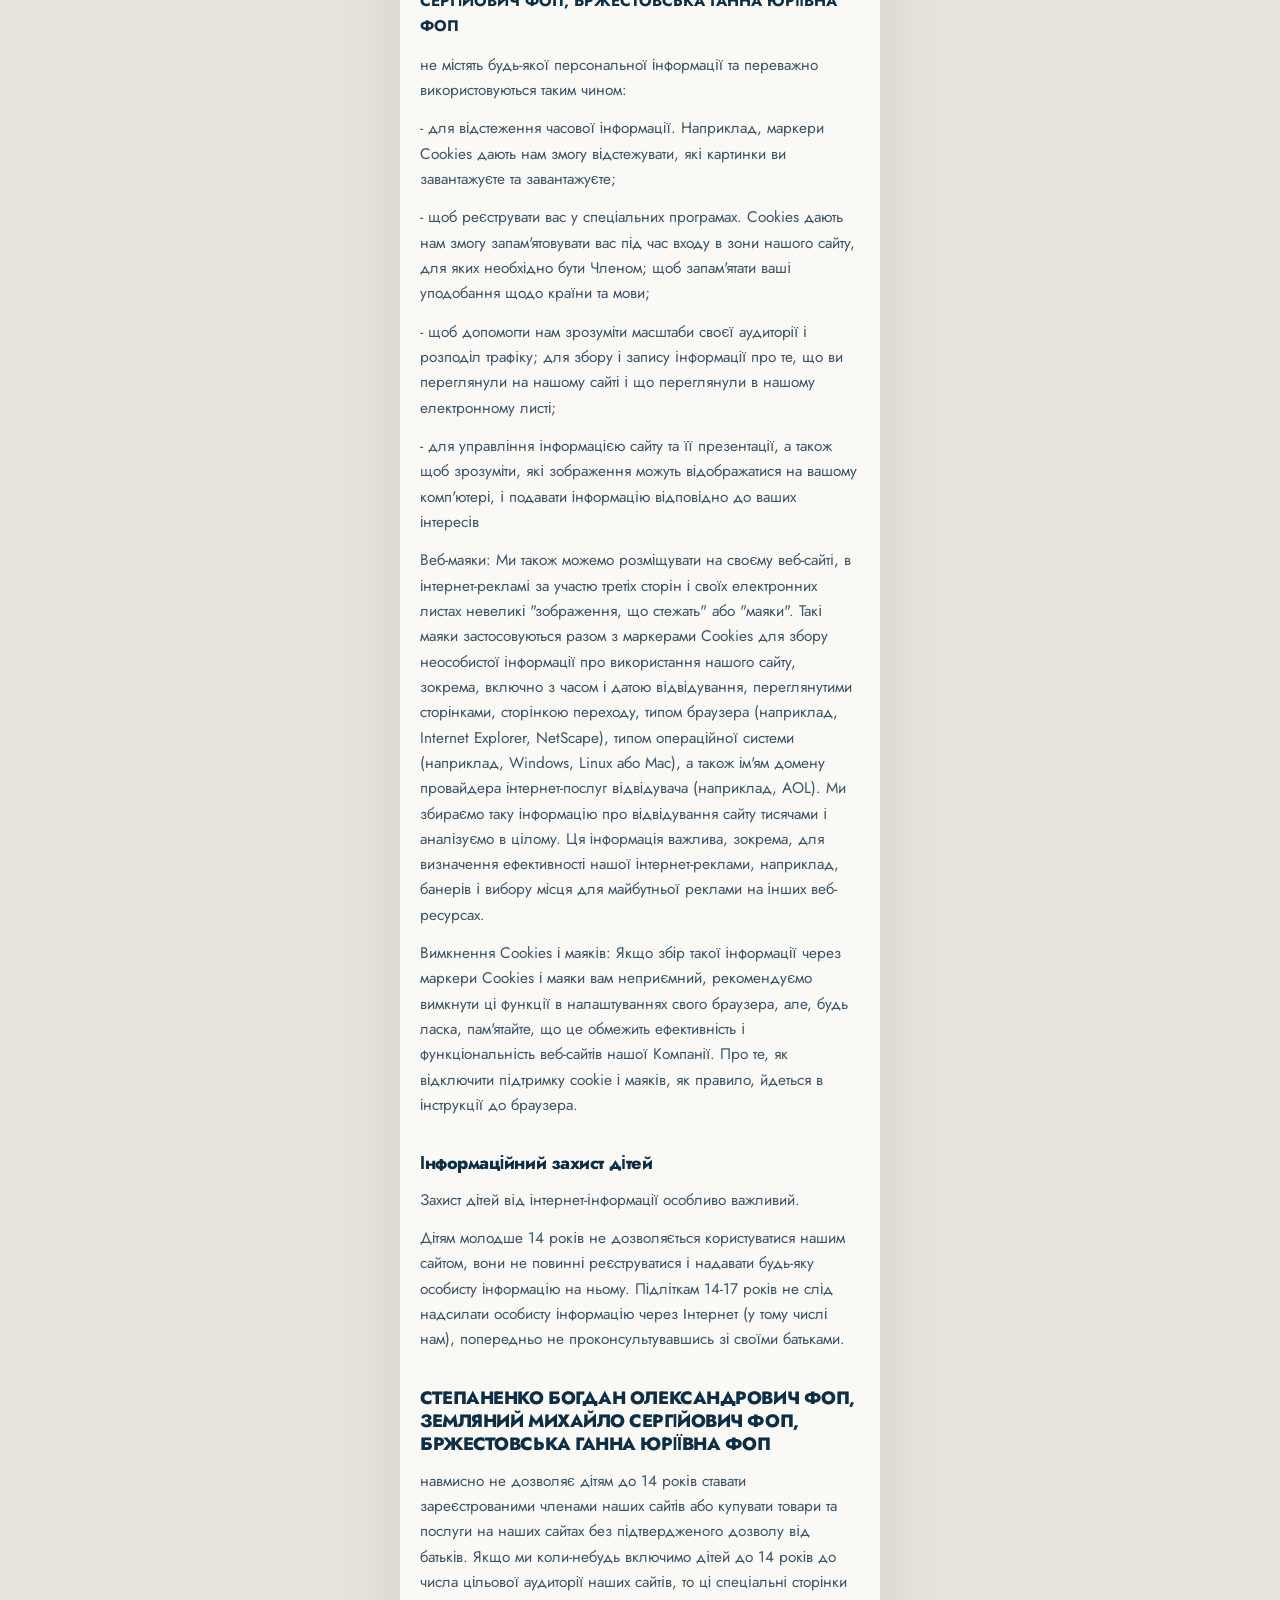
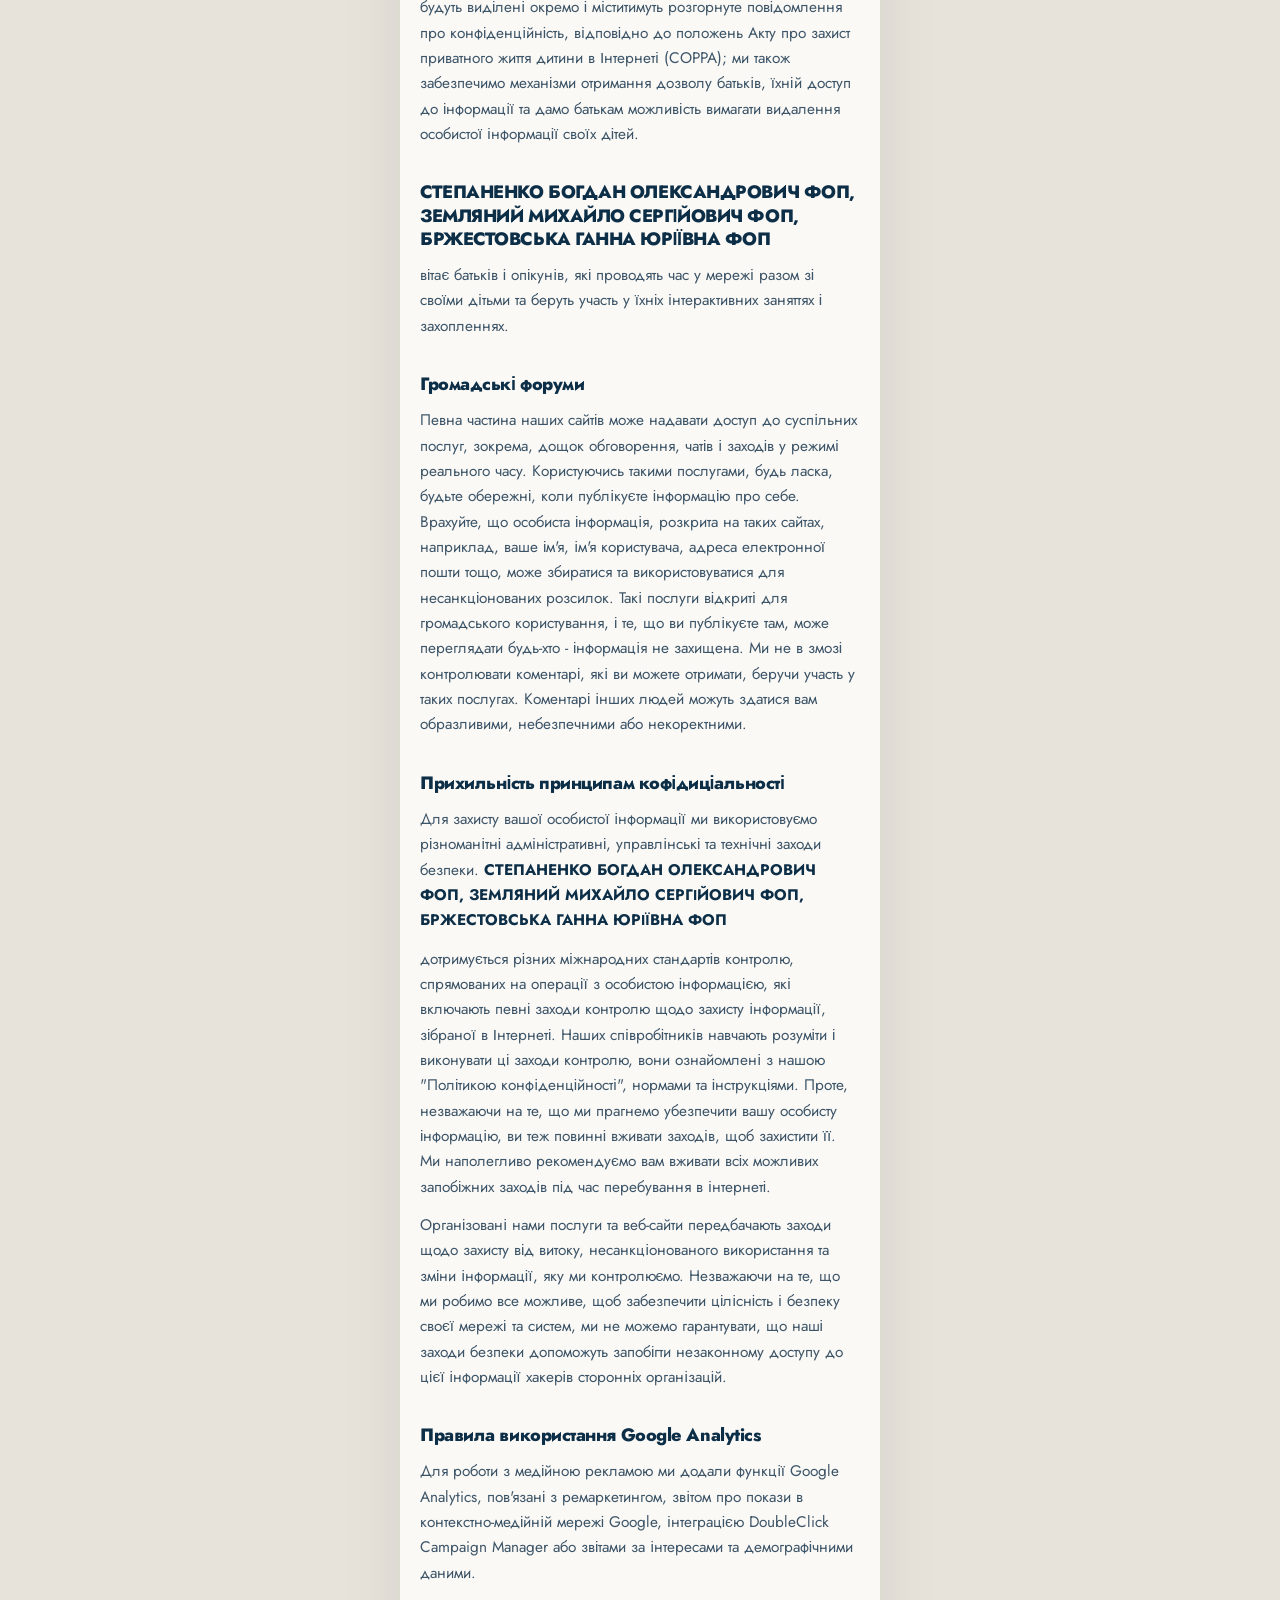
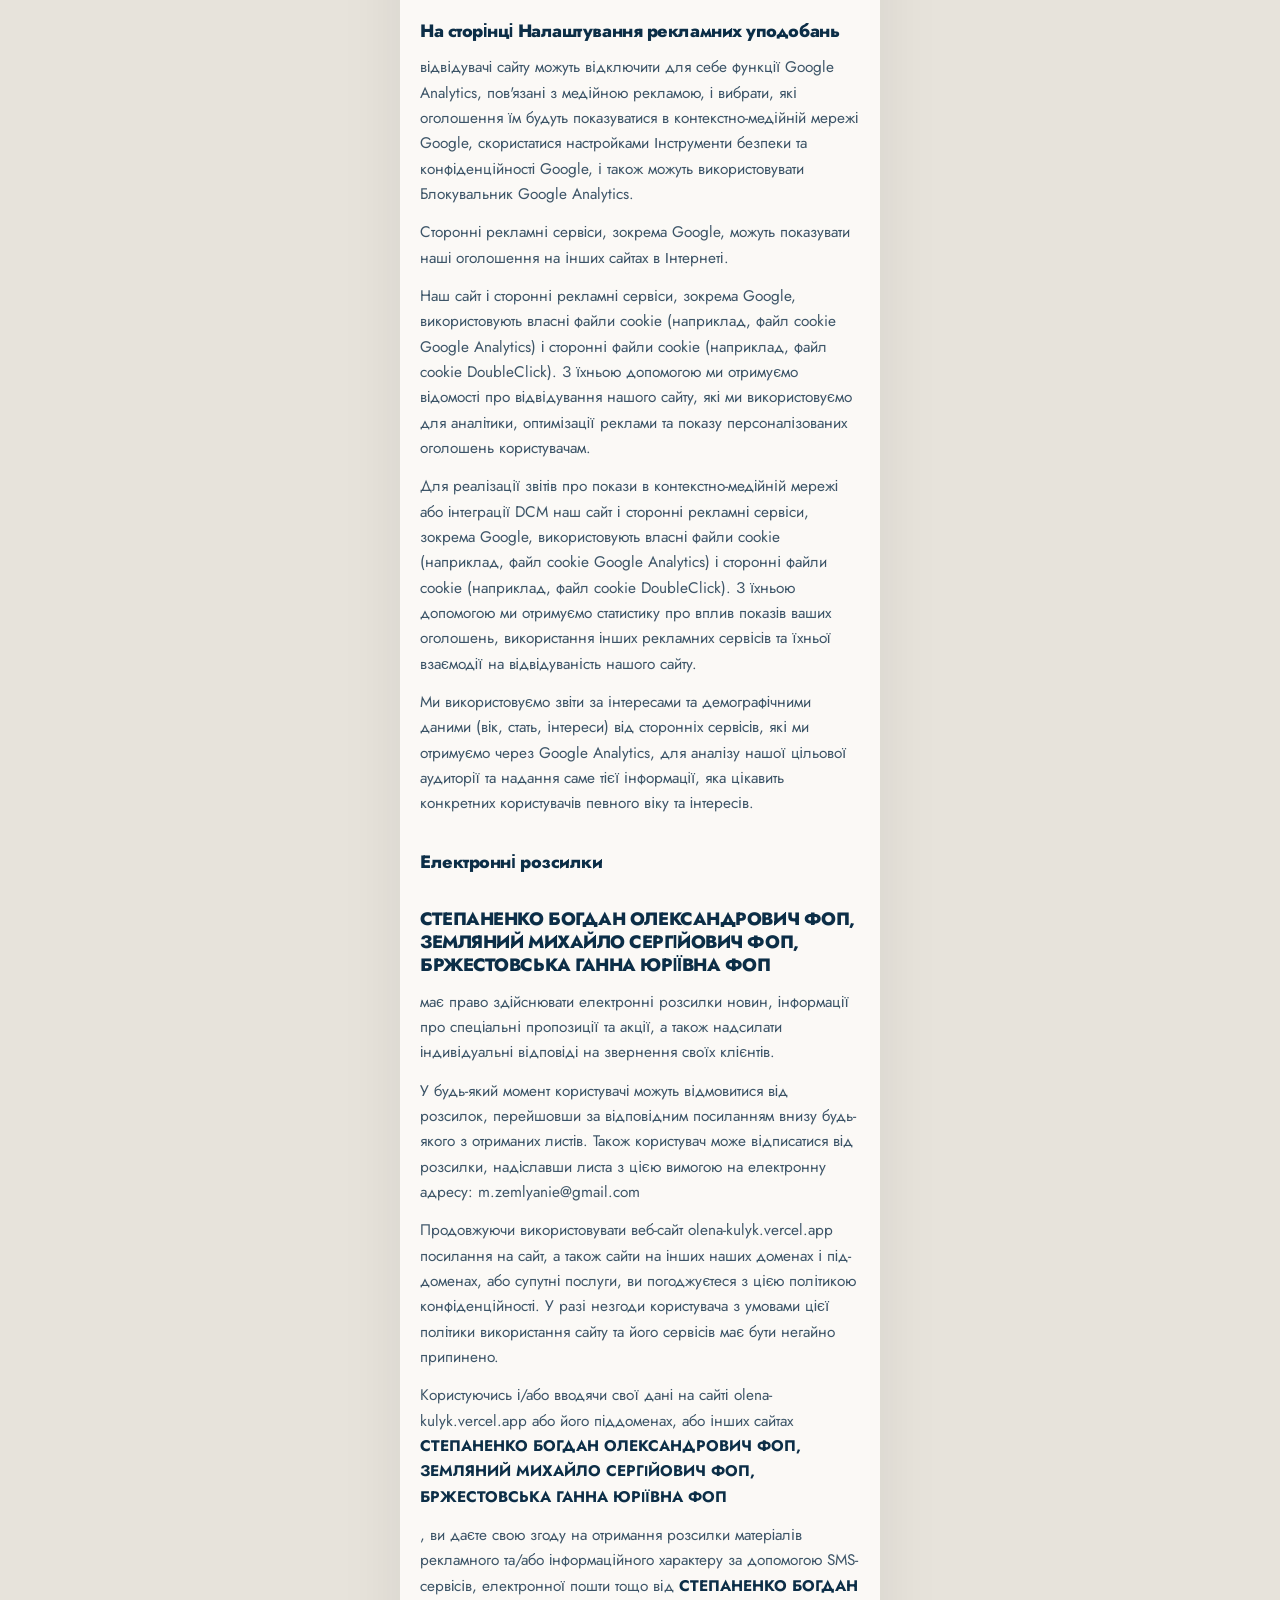
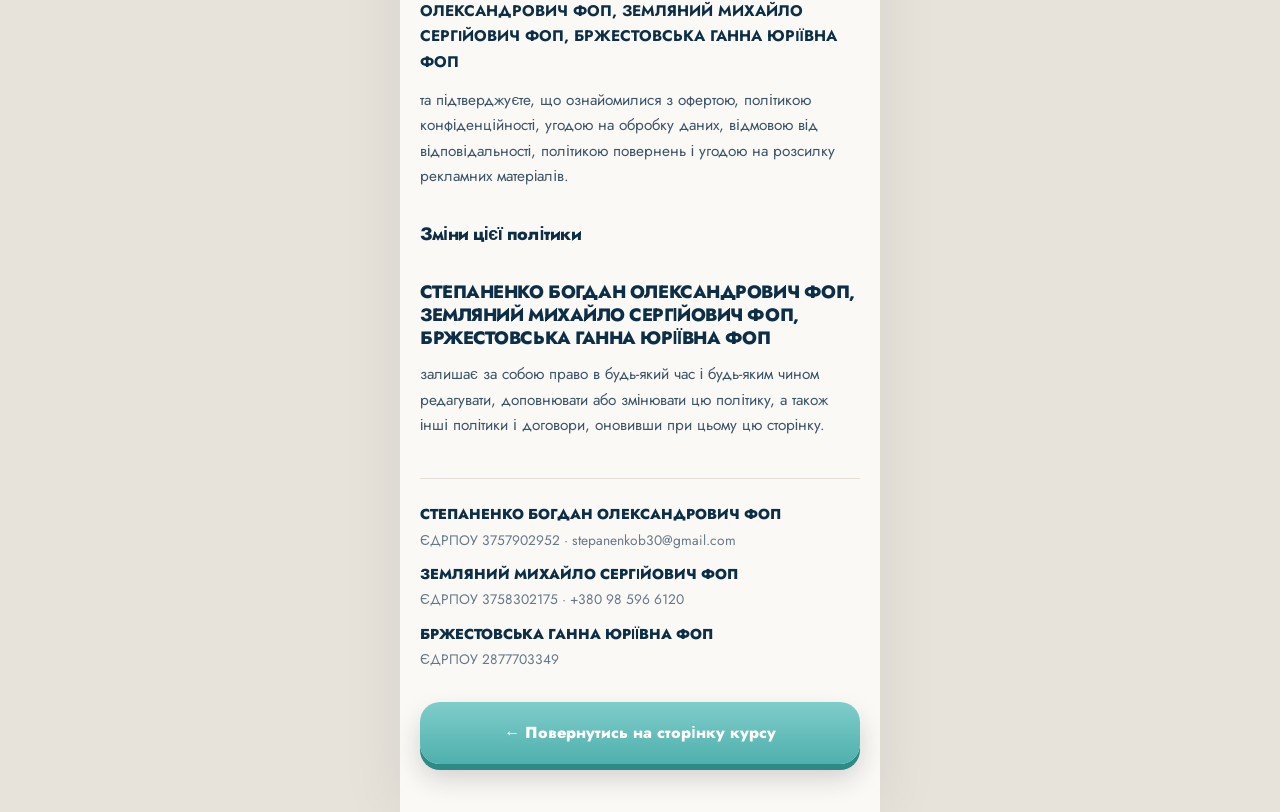
<file: morskyi-peyzazh/politika.html>
<!doctype html>
<html lang="uk">
<head>
<meta charset="utf-8">
<!-- Meta Pixel -->
<script src="/pixel.js" async></script>
<noscript><img height="1" width="1" style="display:none" alt=""
src="https://www.facebook.com/tr?id=1643966413961899&amp;ev=PageView&amp;noscript=1"></noscript>
<!-- /Meta Pixel -->
<meta name="viewport" content="width=device-width,initial-scale=1">
<title>Політика конфіденційності — Швидкий морський пейзаж</title>
<meta name="robots" content="noindex">
<link rel="preconnect" href="https://fonts.googleapis.com" crossorigin>
<link rel="preconnect" href="https://fonts.gstatic.com" crossorigin>
<link href="https://fonts.googleapis.com/css2?family=Jost:wght@300;400;500;600;700;800;900&display=swap" rel="stylesheet">
<style>
:root{--ink:#0C2E47;--ink2:#1B4B69;--sea:#1E7C96;--sea-l:#2E9DB4;--aqua:#66C2BF;--foam:#D6ECE9;
--paper:#FBF9F6;--paper2:#F2EFE9;--gray:#66788A;--line:#E4DFD5;--coral:#E0653C;
--font:'Jost',-apple-system,'SF Pro Display','Helvetica Neue',Arial,sans-serif;--script:'Marck Script',cursive}
*{box-sizing:border-box;margin:0;padding:0}
html{-webkit-text-size-adjust:100%;scroll-behavior:smooth}
body{font-family:var(--font);background:#E7E3DB;color:var(--ink);line-height:1.62;-webkit-font-smoothing:antialiased;font-size:17px}
.phone{max-width:480px;margin:0 auto;background:var(--paper);position:relative;overflow:hidden;min-height:100vh}
@media(min-width:520px){.phone{box-shadow:0 0 60px rgba(0,0,0,.08)}}
.top{position:relative;background:linear-gradient(160deg,#0C2E47,#12506B);color:#fff;padding:26px 20px 32px;overflow:hidden}
.top .ps{position:absolute;left:-14%;width:128%;bottom:-14px;height:56px;background:url(assets/stroke-sky.webp) center/100% 100% no-repeat;opacity:.35;transform:rotate(-2deg);pointer-events:none}
.back{position:relative;z-index:2;display:inline-flex;align-items:center;gap:8px;font-size:.82rem;font-weight:700;letter-spacing:.08em;text-transform:uppercase;color:var(--foam);text-decoration:none}
.back:hover{color:#fff}
h1{position:relative;z-index:2;margin-top:20px;font-weight:900;text-transform:uppercase;font-size:clamp(1.6rem,7vw,2.05rem);line-height:1;letter-spacing:-.035em;text-wrap:balance}
.wrap{padding:34px 20px 48px}
h2{margin:34px 0 12px;font-weight:800;font-size:1.12rem;letter-spacing:-.025em;line-height:1.3;color:var(--ink)}
h2:first-child{margin-top:0}
h3{margin:26px 0 10px;font-weight:800;font-size:1rem;letter-spacing:-.02em;color:var(--sea)}
p{margin:0 0 13px;font-size:.96rem;line-height:1.65;color:#3D5568}
p b,p strong{color:var(--ink);font-weight:700}
a{color:var(--sea);text-decoration:underline;text-underline-offset:3px;overflow-wrap:anywhere}
.ent{display:inline;font-weight:700;color:var(--ink)}
.legal-foot{margin-top:40px;padding-top:24px;border-top:1px solid var(--line);font-size:.86rem;color:var(--gray)}
.legal-foot b{display:block;color:var(--ink);font-weight:800;font-size:.9rem;margin-top:12px}
.legal-foot b:first-child{margin-top:0}
.legal-foot span{display:block;margin-top:2px}
.backbtn{display:block;width:100%;margin-top:32px;padding:18px 22px;background:linear-gradient(180deg,#7FCDCA,#4FB0AD);color:#fff;border:none;border-radius:20px;font-family:var(--font);font-size:1rem;font-weight:800;text-align:center;text-decoration:none;box-shadow:0 6px 0 #2E8A87,0 14px 26px rgba(22,28,34,.18)}
@media (prefers-reduced-motion:reduce){*{animation:none!important;transition:none!important;scroll-behavior:auto}}
</style>
</head>
<body>
<div class="phone">
  <header class="top">
    <span class="ps" aria-hidden="true"></span>
    <a class="back" href="index.html">← До курсу</a>
    <h1>Політика конфіденційності</h1>
  </header>
  <main class="wrap">
    <p>Ваша конфіденційність дуже важлива для нас. Ми хочемо, щоб ваша робота в Інтернеті була максимально приємною і корисною, і ви абсолютно спокійно використовували найширший спектр інформації, інструментів і можливостей, які пропонує Інтернет.</p>
    <p>Ми створили "Політику конфіденційності", щоб продемонструвати свою вірність принципам конфіденційності та безпеки. У "Політиці конфіденційності" описано, як <span class="ent">СТЕПАНЕНКО БОГДАН ОЛЕКСАНДРОВИЧ ФОП, ЗЕМЛЯНИЙ МИХАЙЛО СЕРГІЙОВИЧ ФОП, БРЖЕСТОВСЬКА ГАННА ЮРІЇВНА ФОП</span></p>
    <p>збирає інформацію від усіх кінцевих користувачів своїх інтернет-послуг ("Послуг"), включно з людьми, які мають доступ до деяких наших послуг без реєстраційного запису ("Гостей"), а також клієнтами, які купили продукти та/або вносять щомісячну оплату за Послуги, щоб підписатися на Послугу ("Члени"). Політика також включає пояснення про те, що ми робимо із зібраною інформацією, і які можливості зі збору та використання такої інформації є у Гостей і Членів. Ми просимо вас ретельно ознайомитися з "Політикою конфіденційності".</p>
    <h2>Особиста інформація та шляхи її використання</h2>
    <p>Членів можуть попросити надати певну особисту інформацію під час передплати наших Продуктів або Послуг, зокрема, ім'я, адресу, номер телефону, інформацію для виставлення рахунків (наприклад, номер кредитної картки) та тип персонального комп'ютера, що використовуватиметься для доступу до Послуг. Особиста інформація Членів, зібрана під час реєстрації (або в будь-який інший час), переважно використовується для підготовки Продуктів або Послуг відповідно до ваших потреб. Ваша інформація не буде передана або продана третім сторонам. Однак ми можемо частково розкривати особисту інформацію в особливих випадках, описаних у нижченаведеному розділі "Розголошення".</p>
    <h2>Розголошення</h2>
    <p>Ми залишаємо за собою право розкривати інформацію Членів і Гостей наступним третім сторонам у таких ситуаціях:</p>
    <p>Компаніям, що працюють від нашого імені: <span class="ent">СТЕПАНЕНКО БОГДАН ОЛЕКСАНДРОВИЧ ФОП, ЗЕМЛЯНИЙ МИХАЙЛО СЕРГІЙОВИЧ ФОП, БРЖЕСТОВСЬКА ГАННА ЮРІЇВНА ФОП</span></p>
    <p>співпрацює з іншими компаніями, що виконують функції бізнес-підтримки, у зв'язку з чим ваша особиста інформація може бути частково розкрита. Ми вимагаємо, щоб такі компанії використовували інформацію тільки з метою надання послуг за договором; їм забороняється передавати цю інформацію іншим сторонам у ситуаціях, відмінних від випадків, коли це викликано необхідністю надання обумовлених послуг. Приклади функцій бізнес-підтримки: виконання замовлень, реалізація заявок, видача призів і бонусів, проведення опитувань серед клієнтів та управління інформаційними системами. Ми також розкриваємо узагальнену неперсоніфіковану інформацію при виборі постачальників послуг.</p>
    <p>При передачі контролю над підприємством: <span class="ent">СТЕПАНЕНКО БОГДАН ОЛЕКСАНДРОВИЧ ФОП, ЗЕМЛЯНИЙ МИХАЙЛО СЕРГІЙОВИЧ ФОП, БРЖЕСТОВСЬКА ГАННА ЮРІЇВНА ФОП</span></p>
    <p>складає за собою право передавати ваші анкетні дані у зв'язку з повним або частковим продажем або трансфертом нашого підприємства або його активів.</p>
    <p>Правоохоронним органам: <span class="ent">СТЕПАНЕНКО БОГДАН ОЛЕКСАНДРОВИЧ ФОП, ЗЕМЛЯНИЙ МИХАЙЛО СЕРГІЙОВИЧ ФОП, БРЖЕСТОВСЬКА ГАННА ЮРІЇВНА ФОП</span></p>
    <p>може без вашої на те згоди розкривати персональну інформацію третім сторонам із будь-якої з наступних причин: для уникнення порушень закону, нормативних правових актів або постанов суду; участь в урядових розслідуваннях; допомога в запобіганні шахрайству.</p>
    <h2>Інтернет покупки</h2>
    <p>При замовленні послуг або продуктів безпосередньо у <span class="ent">СТЕПАНЕНКО БОГДАН ОЛЕКСАНДРОВИЧ ФОП, ЗЕМЛЯНИЙ МИХАЙЛО СЕРГІЙОВИЧ ФОП, БРЖЕСТОВСЬКА ГАННА ЮРІЇВНА ФОП</span></p>
    <p>надана вами персональна інформація використовується для обробки даного замовлення. Ми не передаємо цю інформацію стороннім організаціям, за винятком випадків, коли це необхідно для виконання такого замовлення.</p>
    <p>Під час подачі замовлення через інші компанії, які можуть давати посилання на наші сайти, наприклад, пропонуючи подарунок через Інтернет, який безпосередньо надсилається одержувачу, вас можуть попросити надати інформацію про одержувача, зокрема, ім'я, адресу та номер телефону. <span class="ent">СТЕПАНЕНКО БОГДАН ОЛЕКСАНДРОВИЧ ФОП, ЗЕМЛЯНИЙ МИХАЙЛО СЕРГІЙОВИЧ ФОП, БРЖЕСТОВСЬКА ГАННА ЮРІЇВНА ФОП</span></p>
    <p>ніяк не контролює шляхи використання третіми сторонами персональної інформації, наданої вами під час розміщення таких замовлень. Будь ласка, у таких випадках будьте обережні. Рекомендуємо ознайомитися з політикою конфіденційності та правилами користування будь-яких інших компаній, на чиї веб-сайти можна перейти з наших сайтів.</p>
    <h2>Реклама в інтернеті</h2>
    <h2>СТЕПАНЕНКО БОГДАН ОЛЕКСАНДРОВИЧ ФОП, ЗЕМЛЯНИЙ МИХАЙЛО СЕРГІЙОВИЧ ФОП, БРЖЕСТОВСЬКА ГАННА ЮРІЇВНА ФОП</h2>
    <p>може розміщувати рекламу в Інтернеті. У таких випадках ми надаємо своїм рекламодавцям згруповану і неперсоніфіковану інформацію про своїх Гостей і Членів, зібрану під час реєстрації, а також за допомогою інтернет-опитувань і заходів з просування.</p>
    <p>Крім того, в деяких випадках ми використовуємо цю згруповану і неперсоніфіковану інформацію для цільової реклами та спільних підприємств. Наприклад, рекламодавець або спільне підприємство говорить, до якої аудиторії потрібно достукатися, і надає відповідну їй рекламу. Пізніше на підставі зібраної та згрупованої неперсоніфікованої інформації ми розміщуємо або розсилаємо рекламу цільовій аудиторії. <span class="ent">СТЕПАНЕНКО БОГДАН ОЛЕКСАНДРОВИЧ ФОП, ЗЕМЛЯНИЙ МИХАЙЛО СЕРГІЙОВИЧ ФОП, БРЖЕСТОВСЬКА ГАННА ЮРІЇВНА ФОП</span></p>
    <p>не розкриває таким рекламодавцям або спільним підприємствам персональну інформацію про своїх Гостей і Членів. Інформація про те, як відмовитися від інтернет-реклами <span class="ent">СТЕПАНЕНКО БОГДАН ОЛЕКСАНДРОВИЧ ФОП, ЗЕМЛЯНИЙ МИХАЙЛО СЕРГІЙОВИЧ ФОП, БРЖЕСТОВСЬКА ГАННА ЮРІЇВНА ФОП</span></p>
    <p>включається безпосередньо в рекламні матеріали.</p>
    <h2>Відповіді на електронні запитання та запити</h2>
    <p>Коли Гості або Члени надсилають нашій компанії електронні запити, для відповіді на них використовується електронна адреса, з якої надійшов запит. <span class="ent">СТЕПАНЕНКО БОГДАН ОЛЕКСАНДРОВИЧ ФОП, ЗЕМЛЯНИЙ МИХАЙЛО СЕРГІЙОВИЧ ФОП, БРЖЕСТОВСЬКА ГАННА ЮРІЇВНА ФОП</span></p>
    <p>не використовує зворотні адреси в будь-яких інших цілях і не передає їх будь-яким третім сторонам.</p>
    <h2>Добровільні опитування клієнтів</h2>
    <p>Ми періодично проводимо як комерційні, так і приватні опитування серед користувачів. Ми рекомендуємо своїм клієнтам брати участь у цих опитуваннях, оскільки вони дають нам важливу інформацію, за допомогою якої ми можемо покращити різноманітні свої продукти та послуги, а також удосконалити шляхи їх надання. Ваша особиста інформація та відповіді залишаться суворо конфіденційними навіть при проведенні опитування третьою стороною. Участь у наших клієнтських опитуваннях не обов'язкова. Інформація про те, як відмовитися від участі в опитуванні, включається в повідомлення про опитування.</p>
    <p>Ми можемо взяти інформацію, отриману від окремих осіб, які беруть участь у наших клієнтських опитуваннях, та об'єднати (згрупувати) з відповідями інших наших клієнтів для створення ширших та узагальнених відповідей на запитання опитування (зокрема, стать, вік, місце проживання, захоплення, освіта, місце роботи, сектор промисловості та ін. демографічна інформація). Після цього згрупована інформація використовується для поліпшення якості послуг, що надаються вам, і розробки нових послуг і продуктів. Така згрупована та неперсоніфікована інформація може передаватися третім сторонам.</p>
    <h2>Автоматичний збір інформації</h2>
    <p>Cookies: Для збору інформації <span class="ent">СТЕПАНЕНКО БОГДАН ОЛЕКСАНДРОВИЧ ФОП, ЗЕМЛЯНИЙ МИХАЙЛО СЕРГІЙОВИЧ ФОП, БРЖЕСТОВСЬКА ГАННА ЮРІЇВНА ФОП</span></p>
    <p>може користуватися маркерами Cookies; це маленькі інформаційні файли, які зберігаються вашим браузером на жорсткому диску вашого комп'ютера на вимогу веб-сайту. Маркери Cookies <span class="ent">СТЕПАНЕНКО БОГДАН ОЛЕКСАНДРОВИЧ ФОП, ЗЕМЛЯНИЙ МИХАЙЛО СЕРГІЙОВИЧ ФОП, БРЖЕСТОВСЬКА ГАННА ЮРІЇВНА ФОП</span></p>
    <p>не містять будь-якої персональної інформації та переважно використовуються таким чином:</p>
    <p>- для відстеження часової інформації. Наприклад, маркери Cookies дають нам змогу відстежувати, які картинки ви завантажуєте та завантажуєте;</p>
    <p>- щоб реєструвати вас у спеціальних програмах. Cookies дають нам змогу запам'ятовувати вас під час входу в зони нашого сайту, для яких необхідно бути Членом; щоб запам'ятати ваші уподобання щодо країни та мови;</p>
    <p>- щоб допомогти нам зрозуміти масштаби своєї аудиторії і розподіл трафіку; для збору і запису інформації про те, що ви переглянули на нашому сайті і що переглянули в нашому електронному листі;</p>
    <p>- для управління інформацією сайту та її презентації, а також щоб зрозуміти, які зображення можуть відображатися на вашому комп'ютері, і подавати інформацію відповідно до ваших інтересів</p>
    <p>Веб-маяки: Ми також можемо розміщувати на своєму веб-сайті, в інтернет-рекламі за участю третіх сторін і своїх електронних листах невеликі "зображення, що стежать" або "маяки". Такі маяки застосовуються разом з маркерами Cookies для збору неособистої інформації про використання нашого сайту, зокрема, включно з часом і датою відвідування, переглянутими сторінками, сторінкою переходу, типом браузера (наприклад, Internet Explorer, NetScape), типом операційної системи (наприклад, Windows, Linux або Mac), а також ім'ям домену провайдера інтернет-послуг відвідувача (наприклад, AOL). Ми збираємо таку інформацію про відвідування сайту тисячами і аналізуємо в цілому. Ця інформація важлива, зокрема, для визначення ефективності нашої інтернет-реклами, наприклад, банерів і вибору місця для майбутньої реклами на інших веб-ресурсах.</p>
    <p>Вимкнення Cookies і маяків: Якщо збір такої інформації через маркери Cookies і маяки вам неприємний, рекомендуємо вимкнути ці функції в налаштуваннях свого браузера, але, будь ласка, пам'ятайте, що це обмежить ефективність і функціональність веб-сайтів нашої Компанії. Про те, як відключити підтримку cookie і маяків, як правило, йдеться в інструкції до браузера.</p>
    <h2>Інформаційний захист дітей</h2>
    <p>Захист дітей від інтернет-інформації особливо важливий.</p>
    <p>Дітям молодше 14 років не дозволяється користуватися нашим сайтом, вони не повинні реєструватися і надавати будь-яку особисту інформацію на ньому. Підліткам 14-17 років не слід надсилати особисту інформацію через Інтернет (у тому числі нам), попередньо не проконсультувавшись зі своїми батьками.</p>
    <h2>СТЕПАНЕНКО БОГДАН ОЛЕКСАНДРОВИЧ ФОП, ЗЕМЛЯНИЙ МИХАЙЛО СЕРГІЙОВИЧ ФОП, БРЖЕСТОВСЬКА ГАННА ЮРІЇВНА ФОП</h2>
    <p>навмисно не дозволяє дітям до 14 років ставати зареєстрованими членами наших сайтів або купувати товари та послуги на наших сайтах без підтвердженого дозволу від батьків. Якщо ми коли-небудь включимо дітей до 14 років до числа цільової аудиторії наших сайтів, то ці спеціальні сторінки будуть виділені окремо і міститимуть розгорнуте повідомлення про конфіденційність, відповідно до положень Акту про захист приватного життя дитини в Інтернеті (COPPA); ми також забезпечимо механізми отримання дозволу батьків, їхній доступ до інформації та дамо батькам можливість вимагати видалення особистої інформації своїх дітей.</p>
    <h2>СТЕПАНЕНКО БОГДАН ОЛЕКСАНДРОВИЧ ФОП, ЗЕМЛЯНИЙ МИХАЙЛО СЕРГІЙОВИЧ ФОП, БРЖЕСТОВСЬКА ГАННА ЮРІЇВНА ФОП</h2>
    <p>вітає батьків і опікунів, які проводять час у мережі разом зі своїми дітьми та беруть участь у їхніх інтерактивних заняттях і захопленнях.</p>
    <h2>Громадські форуми</h2>
    <p>Певна частина наших сайтів може надавати доступ до суспільних послуг, зокрема, дощок обговорення, чатів і заходів у режимі реального часу. Користуючись такими послугами, будь ласка, будьте обережні, коли публікуєте інформацію про себе. Врахуйте, що особиста інформація, розкрита на таких сайтах, наприклад, ваше ім'я, ім'я користувача, адреса електронної пошти тощо, може збиратися та використовуватися для несанкціонованих розсилок. Такі послуги відкриті для громадського користування, і те, що ви публікуєте там, може переглядати будь-хто - інформація не захищена. Ми не в змозі контролювати коментарі, які ви можете отримати, беручи участь у таких послугах. Коментарі інших людей можуть здатися вам образливими, небезпечними або некоректними.</p>
    <h2>Прихильність принципам кофідиціальності</h2>
    <p>Для захисту вашої особистої інформації ми використовуємо різноманітні адміністративні, управлінські та технічні заходи безпеки. <span class="ent">СТЕПАНЕНКО БОГДАН ОЛЕКСАНДРОВИЧ ФОП, ЗЕМЛЯНИЙ МИХАЙЛО СЕРГІЙОВИЧ ФОП, БРЖЕСТОВСЬКА ГАННА ЮРІЇВНА ФОП</span></p>
    <p>дотримується різних міжнародних стандартів контролю, спрямованих на операції з особистою інформацією, які включають певні заходи контролю щодо захисту інформації, зібраної в Інтернеті. Наших співробітників навчають розуміти і виконувати ці заходи контролю, вони ознайомлені з нашою "Політикою конфіденційності", нормами та інструкціями. Проте, незважаючи на те, що ми прагнемо убезпечити вашу особисту інформацію, ви теж повинні вживати заходів, щоб захистити її. Ми наполегливо рекомендуємо вам вживати всіх можливих запобіжних заходів під час перебування в інтернеті.</p>
    <p>Організовані нами послуги та веб-сайти передбачають заходи щодо захисту від витоку, несанкціонованого використання та зміни інформації, яку ми контролюємо. Незважаючи на те, що ми робимо все можливе, щоб забезпечити цілісність і безпеку своєї мережі та систем, ми не можемо гарантувати, що наші заходи безпеки допоможуть запобігти незаконному доступу до цієї інформації хакерів сторонніх організацій.</p>
    <h2>Правила використання Google Analytics</h2>
    <p>Для роботи з медійною рекламою ми додали функції Google Analytics, пов'язані з ремаркетингом, звітом про покази в контекстно-медійній мережі Google, інтеграцією DoubleClick Campaign Manager або звітами за інтересами та демографічними даними.</p>
    <h2>На сторінці Налаштування рекламних уподобань</h2>
    <p>відвідувачі сайту можуть відключити для себе функції Google Analytics, пов'язані з медійною рекламою, і вибрати, які оголошення їм будуть показуватися в контекстно-медійній мережі Google, скористатися настройками Інструменти безпеки та конфіденційності Google, і також можуть використовувати Блокувальник Google Analytics.</p>
    <p>Сторонні рекламні сервіси, зокрема Google, можуть показувати наші оголошення на інших сайтах в Інтернеті.</p>
    <p>Наш сайт і сторонні рекламні сервіси, зокрема Google, використовують власні файли cookie (наприклад, файл cookie Google Analytics) і сторонні файли cookie (наприклад, файл cookie DoubleClick). З їхньою допомогою ми отримуємо відомості про відвідування нашого сайту, які ми використовуємо для аналітики, оптимізації реклами та показу персоналізованих оголошень користувачам.</p>
    <p>Для реалізації звітів про покази в контекстно-медійній мережі або інтеграції DCM наш сайт і сторонні рекламні сервіси, зокрема Google, використовують власні файли cookie (наприклад, файл cookie Google Analytics) і сторонні файли cookie (наприклад, файл cookie DoubleClick). З їхньою допомогою ми отримуємо статистику про вплив показів ваших оголошень, використання інших рекламних сервісів та їхньої взаємодії на відвідуваність нашого сайту.</p>
    <p>Ми використовуємо звіти за інтересами та демографічними даними (вік, стать, інтереси) від сторонніх сервісів, які ми отримуємо через Google Analytics, для аналізу нашої цільової аудиторії та надання саме тієї інформації, яка цікавить конкретних користувачів певного віку та інтересів.</p>
    <h2>Електронні розсилки</h2>
    <h2>СТЕПАНЕНКО БОГДАН ОЛЕКСАНДРОВИЧ ФОП, ЗЕМЛЯНИЙ МИХАЙЛО СЕРГІЙОВИЧ ФОП, БРЖЕСТОВСЬКА ГАННА ЮРІЇВНА ФОП</h2>
    <p>має право здійснювати електронні розсилки новин, інформації про спеціальні пропозиції та акції, а також надсилати індивідуальні відповіді на звернення своїх клієнтів.</p>
    <p>У будь-який момент користувачі можуть відмовитися від розсилок, перейшовши за відповідним посиланням внизу будь-якого з отриманих листів. Також користувач може відписатися від розсилки, надіславши листа з цією вимогою на електронну адресу: m.zemlyanie@gmail.com</p>
    <p>Продовжуючи використовувати веб-сайт olena-kulyk.vercel.app посилання на сайт, а також сайти на інших наших доменах і під-доменах, або супутні послуги, ви погоджуєтеся з цією політикою конфіденційності. У разі незгоди користувача з умовами цієї політики використання сайту та його сервісів має бути негайно припинено.</p>
    <p>Користуючись і/або вводячи свої дані на сайті olena-kulyk.vercel.app або його піддоменах, або інших сайтах <span class="ent">СТЕПАНЕНКО БОГДАН ОЛЕКСАНДРОВИЧ ФОП, ЗЕМЛЯНИЙ МИХАЙЛО СЕРГІЙОВИЧ ФОП, БРЖЕСТОВСЬКА ГАННА ЮРІЇВНА ФОП</span></p>
    <p>, ви даєте свою згоду на отримання розсилки матеріалів рекламного та/або інформаційного характеру за допомогою SMS-сервісів, електронної пошти тощо від <span class="ent">СТЕПАНЕНКО БОГДАН ОЛЕКСАНДРОВИЧ ФОП, ЗЕМЛЯНИЙ МИХАЙЛО СЕРГІЙОВИЧ ФОП, БРЖЕСТОВСЬКА ГАННА ЮРІЇВНА ФОП</span></p>
    <p>та підтверджуєте, що ознайомилися з офертою, політикою конфіденційності, угодою на обробку даних, відмовою від відповідальності, політикою повернень і угодою на розсилку рекламних матеріалів.</p>
    <h2>Зміни цієї політики</h2>
    <h2>СТЕПАНЕНКО БОГДАН ОЛЕКСАНДРОВИЧ ФОП, ЗЕМЛЯНИЙ МИХАЙЛО СЕРГІЙОВИЧ ФОП, БРЖЕСТОВСЬКА ГАННА ЮРІЇВНА ФОП</h2>
    <p>залишає за собою право в будь-який час і будь-яким чином редагувати, доповнювати або змінювати цю політику, а також інші політики і договори, оновивши при цьому цю сторінку.</p>
<div class="legal-foot">
<b>СТЕПАНЕНКО БОГДАН ОЛЕКСАНДРОВИЧ ФОП</b><span>ЄДРПОУ 3757902952 · stepanenkob30@gmail.com</span>
<b>ЗЕМЛЯНИЙ МИХАЙЛО СЕРГІЙОВИЧ ФОП</b><span>ЄДРПОУ 3758302175 · +380 98 596 6120</span>
<b>БРЖЕСТОВСЬКА ГАННА ЮРІЇВНА ФОП</b><span>ЄДРПОУ 2877703349</span>
</div>
<a class="backbtn" href="index.html">← Повернутись на сторінку курсу</a>
  </main>
</div>
</body>
</html>
</file>
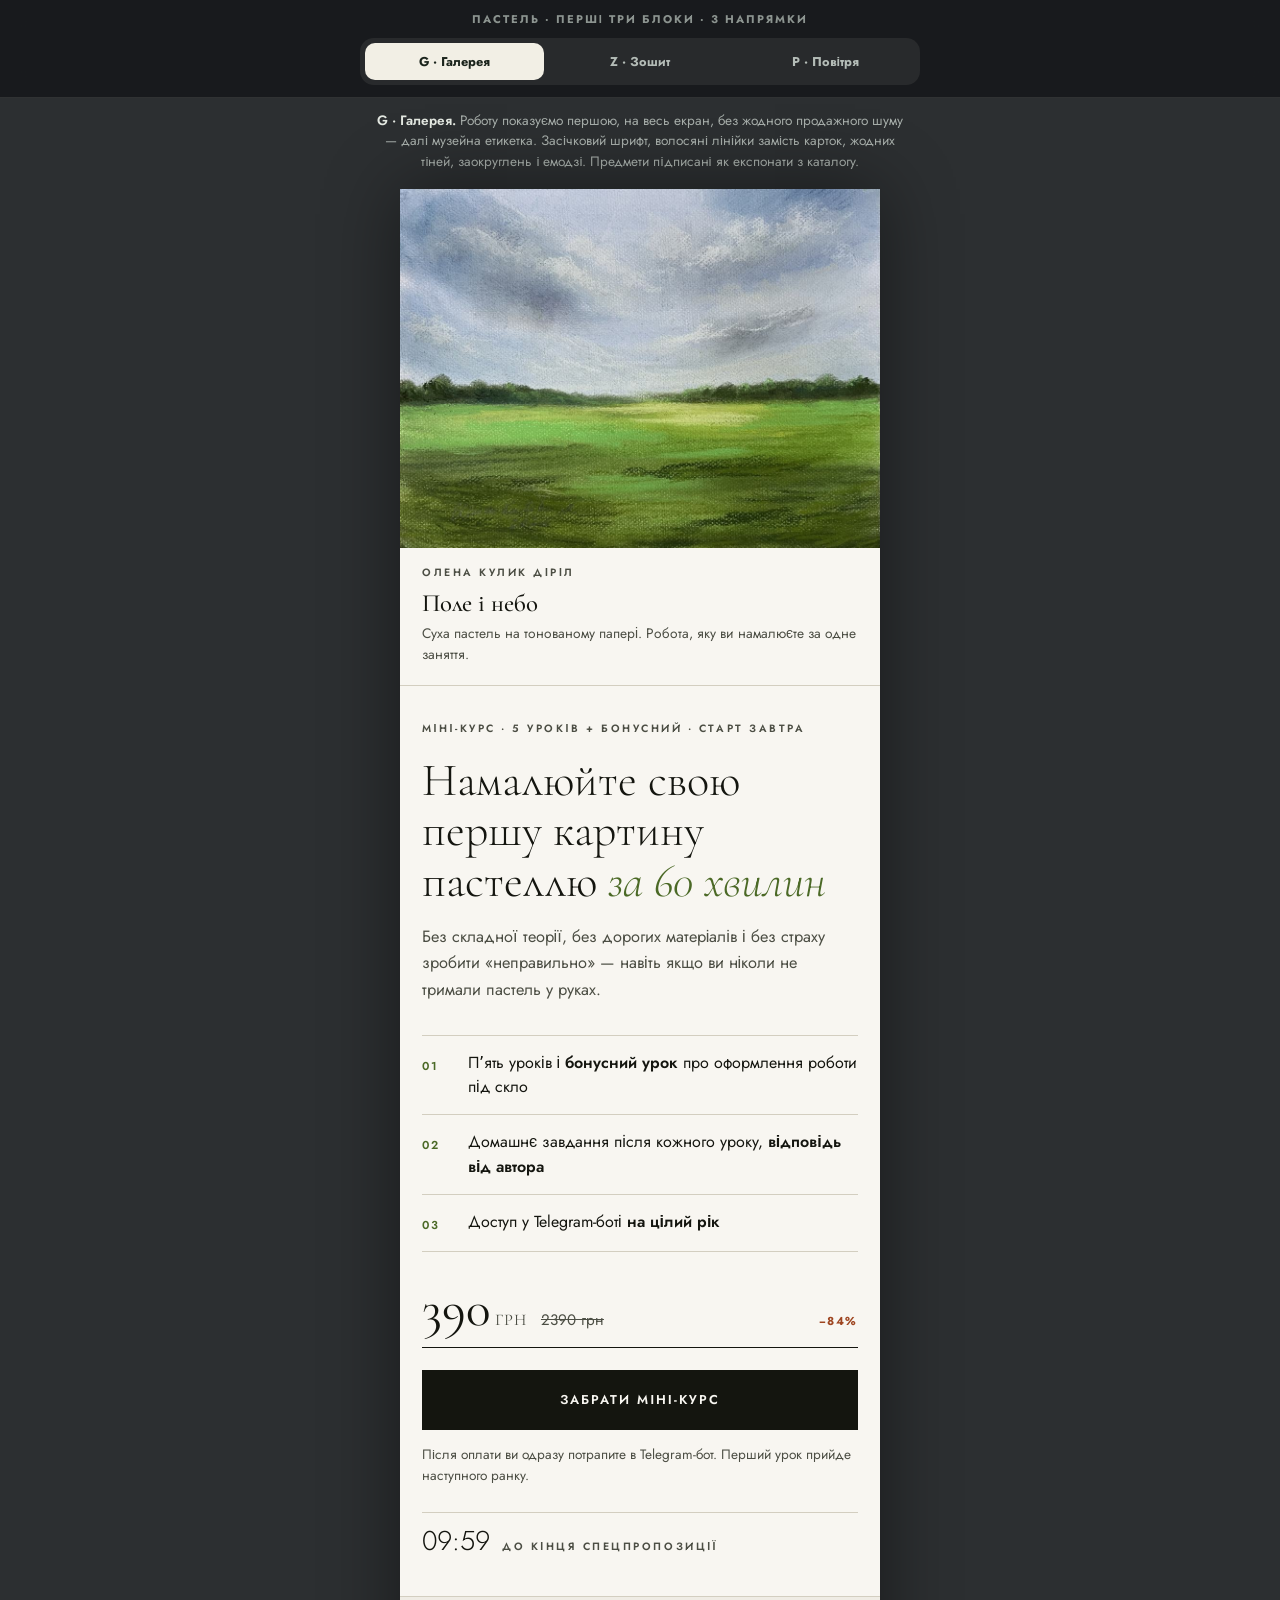
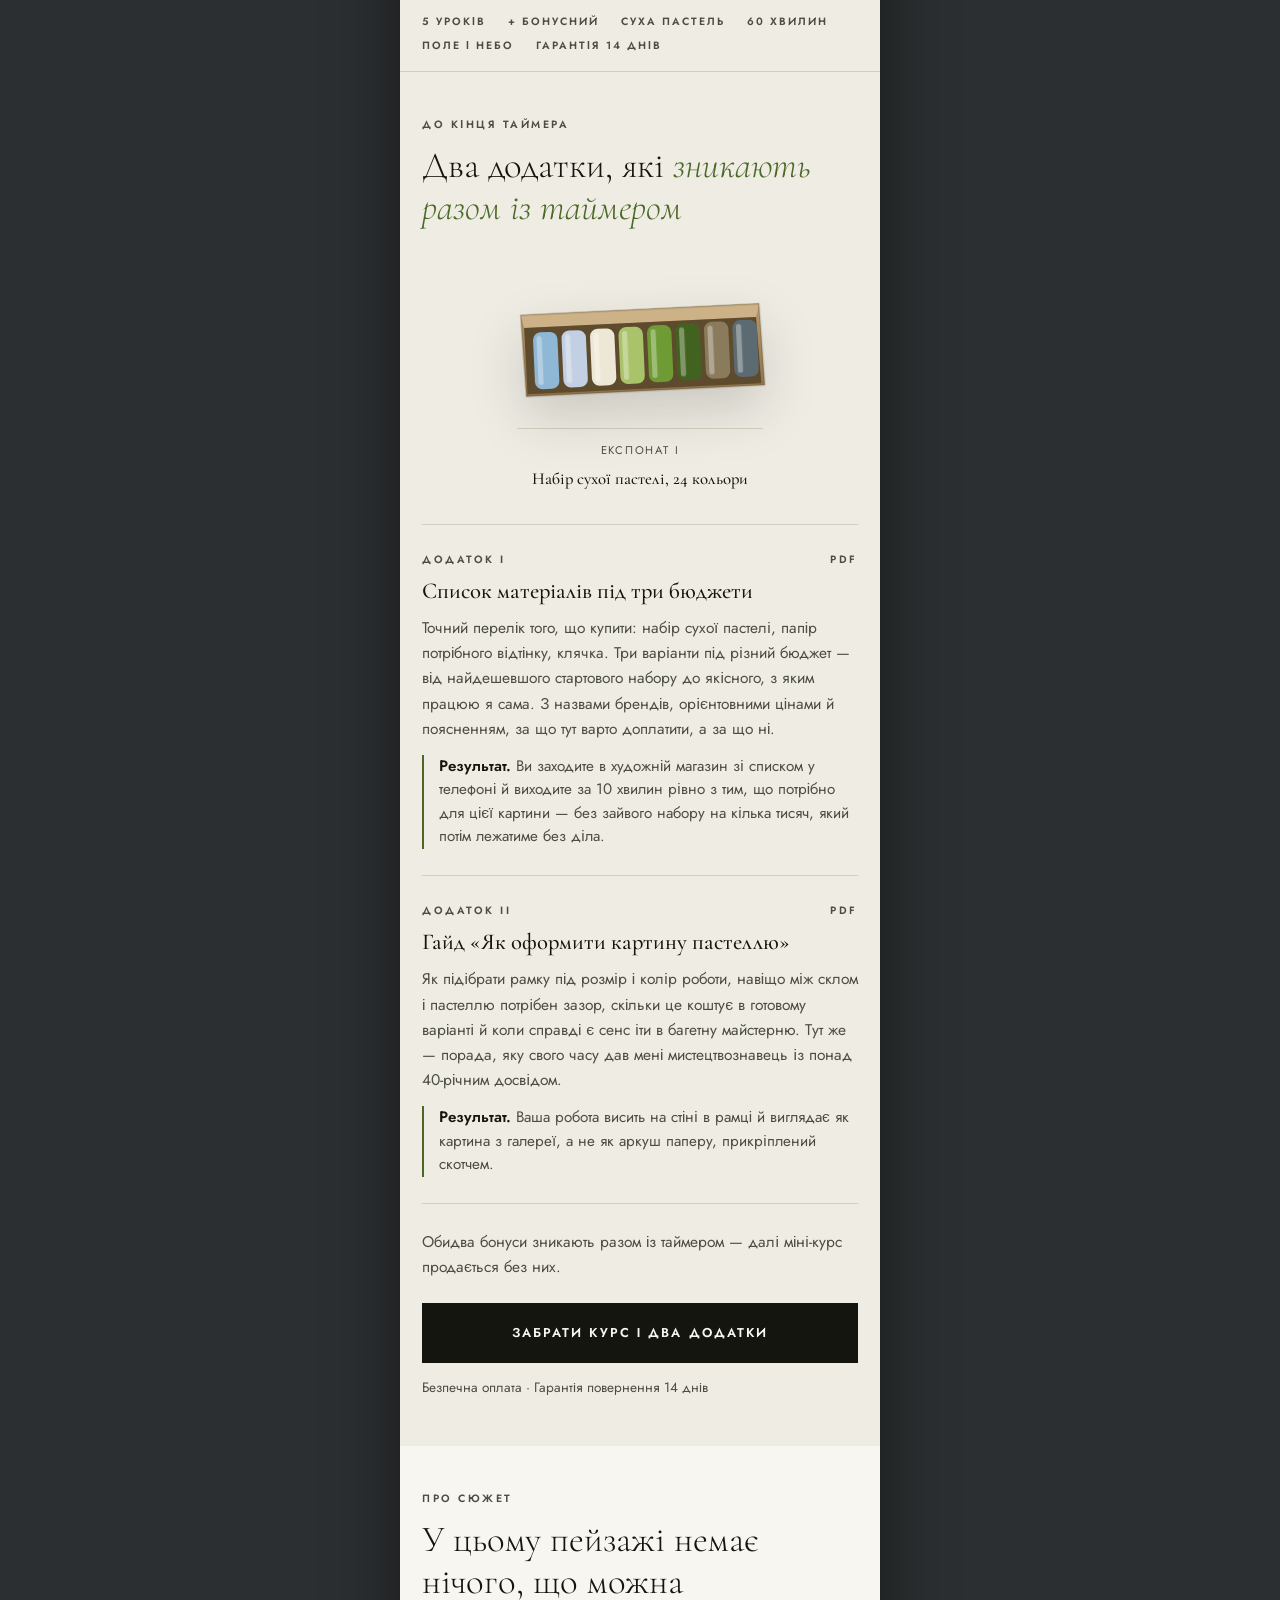
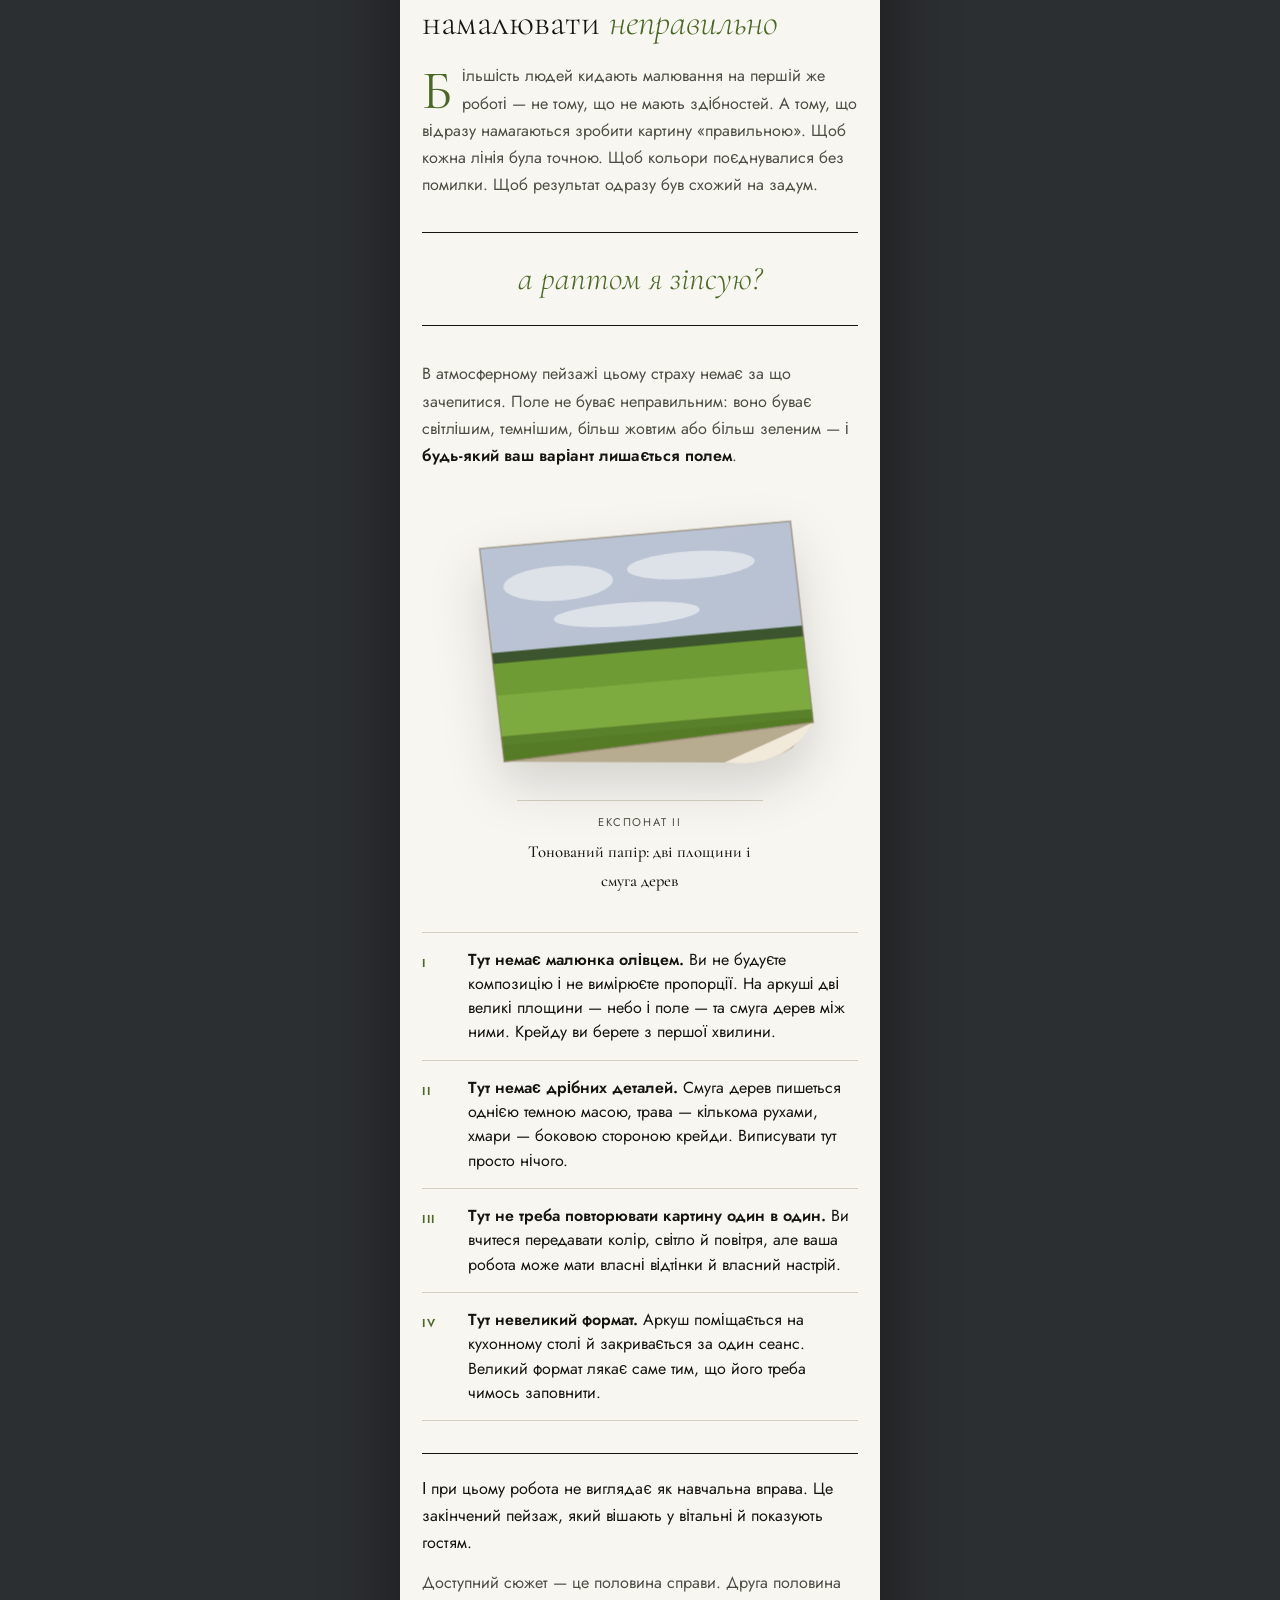
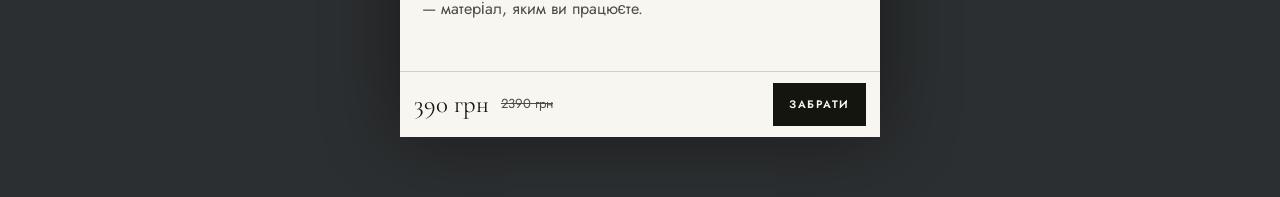
<file: pastel-concept/napryamky-1-galereya-zoshyt-povitrya.html>
<!doctype html>
<html lang="uk">
<head>
<meta charset="utf-8">
<meta name="viewport" content="width=device-width,initial-scale=1">
<meta name="robots" content="noindex,nofollow">
<title>Пастель — 3 напрямки дизайну (блоки 1–3)</title>
<link rel="preconnect" href="https://fonts.googleapis.com" crossorigin>
<link rel="preconnect" href="https://fonts.gstatic.com" crossorigin>
<link href="https://fonts.googleapis.com/css2?family=Jost:wght@200;300;400;500;600;700;800;900&family=Marck+Script&family=Cormorant+Garamond:ital,wght@0,300;0,400;0,500;0,600;1,300;1,400&display=swap" rel="stylesheet">
<style>
/* ==================================================================
   КОНЦЕПТ: три РІЗНІ напрямки перших трьох блоків міні-курсу
   «Атмосферний пейзаж пастеллю». Не деплоїться, noindex.
   G — Галерея   тихий музейний: засічковий шрифт, лінійки замість карток
   Z — Зошит     робочий зошит художниці: від руки, анотації просто на фото
   P — Повітря   кіно: фото на весь екран, текст на зображенні, тонкий шрифт
   ================================================================== */
*{box-sizing:border-box;margin:0;padding:0}
html{-webkit-text-size-adjust:100%}
body{font-family:'Jost',-apple-system,'SF Pro Display','Helvetica Neue',Arial,sans-serif;background:#2C2F31;color:#EDEAE4;font-size:17px;line-height:1.6;-webkit-font-smoothing:antialiased}
img{display:block;max-width:100%;height:auto}
a{color:inherit;text-decoration:none}
:focus-visible{outline:3px solid #9CC44E;outline-offset:3px}

/* ---------- оболонка порівняння ---------- */
.bar{position:sticky;top:0;z-index:99;background:rgba(24,26,28,.94);backdrop-filter:blur(12px);-webkit-backdrop-filter:blur(12px);border-bottom:1px solid rgba(255,255,255,.1);padding:11px 14px 12px}
.bar-in{max-width:560px;margin:0 auto}
.bar h1{font-size:.7rem;font-weight:700;letter-spacing:.18em;text-transform:uppercase;color:#8C9490;text-align:center;margin-bottom:9px}
.tabs{display:flex;gap:6px;background:rgba(255,255,255,.07);border-radius:14px;padding:5px}
.tabs button{flex:1;min-width:0;font-family:inherit;font-size:.8rem;font-weight:700;color:#B4BCB7;background:none;border:none;border-radius:10px;padding:9px 4px;cursor:pointer;transition:background .2s,color .2s;white-space:nowrap;overflow:hidden;text-overflow:ellipsis}
.tabs button[aria-selected=true]{background:#F2EFE5;color:#1B241C}
.hint{max-width:560px;margin:12px auto 0;padding:0 16px;font-size:.85rem;line-height:1.5;color:#A7AEAA;text-align:center}
.hint b{color:#E4E9E2;font-weight:600}
.stage{padding:18px 0 60px}
.pane{display:none}
.pane.on{display:block}
.phone{max-width:480px;margin:0 auto;position:relative;overflow:hidden;box-shadow:0 0 70px rgba(0,0,0,.45)}
.obj{display:block;max-width:none;height:auto}

/* =================================================================
   G — ГАЛЕРЕЯ
   Роботу показують першою, без продажного шуму. Далі — музейна
   етикетка. Засічковий шрифт, волосяні лінійки замість карток,
   жодних тіней, заокруглень і емодзі. Предмети підписані як експонати.
   ================================================================= */
.vG{--bg:#F8F6F1;--bg2:#EFECE4;--ink:#14150F;--ink2:#4C4E44;--hair:#D3CEC0;--green:#4B6926;--red:#9E4520;
  background:var(--bg);color:var(--ink);font-size:17px;line-height:1.72}
.vG .plate{display:block;font-size:.66rem;font-weight:600;letter-spacing:.24em;text-transform:uppercase;color:var(--ink2)}
.vG .sec{padding:44px 22px 48px;position:relative}
.vG .sec-2{background:var(--bg2)}

.vG .heroart img{width:100%;aspect-ratio:1000/748;object-fit:cover}
.vG .label{padding:16px 22px 20px;border-bottom:1px solid var(--hair)}
.vG .label .t{display:block;font-family:'Cormorant Garamond',Georgia,serif;font-size:1.55rem;font-weight:500;line-height:1.15;margin:7px 0 5px}
.vG .label .d{display:block;font-size:.86rem;color:var(--ink2);line-height:1.55}

.vG .hero{padding:34px 22px 40px}
.vG h1{font-family:'Cormorant Garamond',Georgia,serif;font-weight:300;font-size:clamp(2.05rem,9.2vw,2.9rem);line-height:1.09;margin:16px 0 0}
.vG h1 em{font-style:italic;color:var(--green)}
.vG .h1sub{margin-top:18px;font-size:1.02rem;line-height:1.6;color:var(--ink2)}

.vG .facts{margin:32px 0 0;border-top:1px solid var(--hair)}
.vG .facts div{display:flex;gap:16px;padding:15px 0;border-bottom:1px solid var(--hair)}
.vG .facts .n{flex:0 0 30px;font-size:.72rem;font-weight:600;letter-spacing:.14em;color:var(--green);padding-top:6px}
.vG .facts .t{font-size:1rem;line-height:1.52}
.vG .facts b{font-weight:600}

.vG .pricebar{display:flex;align-items:baseline;gap:14px;margin:34px 0 0;padding-bottom:14px;border-bottom:1px solid var(--ink)}
.vG .pn{font-family:'Cormorant Garamond',Georgia,serif;font-size:3.2rem;font-weight:400;line-height:.9}
.vG .pn i{font-style:normal;font-size:1.02rem;letter-spacing:.06em;margin-left:5px;color:var(--ink2)}
.vG .po{font-size:.95rem;color:var(--ink2);text-decoration:line-through}
.vG .pd{margin-left:auto;font-size:.72rem;font-weight:700;letter-spacing:.14em;color:var(--red)}
.vG .cta{display:block;width:100%;margin-top:22px;padding:19px 20px;background:var(--ink);color:#F8F6F1;text-align:center;font-size:.8rem;font-weight:600;letter-spacing:.16em;text-transform:uppercase;border:none;cursor:pointer;font-family:inherit;transition:background .25s}
.vG .cta:hover{background:var(--green)}
.vG .micro{margin-top:14px;font-size:.85rem;line-height:1.55;color:var(--ink2)}
.vG .clock{display:flex;align-items:baseline;gap:12px;margin-top:26px;padding-top:14px;border-top:1px solid var(--hair)}
.vG .clock .v{font-size:1.7rem;font-weight:300;font-variant-numeric:tabular-nums;line-height:1}
.vG .spec{display:flex;flex-wrap:wrap;gap:0 22px;padding:13px 22px;border-top:1px solid var(--hair);border-bottom:1px solid var(--hair);background:var(--bg2)}
.vG .spec span{font-size:.66rem;font-weight:600;letter-spacing:.19em;text-transform:uppercase;color:var(--ink2);padding:3px 0}

.vG h2{font-family:'Cormorant Garamond',Georgia,serif;font-weight:300;font-size:clamp(1.72rem,7.4vw,2.3rem);line-height:1.14;margin:10px 0 0}
.vG h2 em{font-style:italic;color:var(--green)}
.vG .lead{margin-top:18px;font-size:1.01rem;line-height:1.68;color:var(--ink2)}
.vG .lead+.lead{margin-top:14px}
.vG .lead b{color:var(--ink);font-weight:600}
.vG .drop::first-letter{font-family:'Cormorant Garamond',Georgia,serif;float:left;font-size:3.4rem;line-height:.8;font-weight:400;color:var(--green);padding:8px 10px 0 0}

.vG .exhibit{margin:32px 0 0;text-align:center}
.vG .exhibit .obj{width:60%;margin:0 auto;filter:drop-shadow(0 22px 26px rgba(20,21,15,.16))}
.vG .exhibit .cap{display:block;margin:16px auto 0;padding-top:12px;border-top:1px solid var(--hair);max-width:22em;font-size:.7rem;letter-spacing:.16em;text-transform:uppercase;color:var(--ink2)}
.vG .exhibit .cap b{display:block;font-family:'Cormorant Garamond',Georgia,serif;font-size:1.05rem;font-weight:500;letter-spacing:0;text-transform:none;color:var(--ink);margin-top:5px}

.vG .entry{padding:26px 0;border-bottom:1px solid var(--hair)}
.vG .entry.first{border-top:1px solid var(--hair);margin-top:30px}
.vG .entry .k{display:flex;justify-content:space-between;align-items:baseline;gap:14px}
.vG .entry h3{font-family:'Cormorant Garamond',Georgia,serif;font-size:1.42rem;font-weight:500;line-height:1.2;margin:9px 0 10px}
.vG .entry p{font-size:.97rem;line-height:1.62;color:var(--ink2)}
.vG .entry .res{margin-top:14px;padding-left:15px;border-left:2px solid var(--green);font-size:.95rem;line-height:1.55}
.vG .entry .res b{color:var(--ink);font-weight:600}
.vG .quote{margin:34px 0;padding:26px 0;border-top:1px solid var(--ink);border-bottom:1px solid var(--ink);text-align:center;font-family:'Cormorant Garamond',Georgia,serif;font-style:italic;font-weight:300;font-size:clamp(1.6rem,7vw,2.1rem);line-height:1.2;color:var(--green)}
.vG .note{margin-top:26px;font-size:.97rem;line-height:1.6;color:var(--ink2)}
.vG .closing{margin-top:32px;padding-top:22px;border-top:1px solid var(--ink)}
.vG .closing p{font-size:1.01rem;line-height:1.66}
.vG .closing p+p{margin-top:13px;color:var(--ink2)}

/* =================================================================
   Z — ЗОШИТ
   Сторінка як робочий зошит Олени: аркуш у клітинку, картина на
   скотчі, рукописні підписи зі стрілками просто по фото, обведення
   від руки, штампи, скріпки.
   ================================================================= */
.vZ{--paper:#F3EDDF;--grid:rgba(120,104,74,.14);--ink:#211F19;--ink2:#4F4A3D;--red:#C33E18;--green:#5B8A31;--tape:rgba(224,211,180,.85);
  background-color:var(--paper);color:var(--ink);
  background-image:linear-gradient(var(--grid) 1px,transparent 1px),linear-gradient(90deg,var(--grid) 1px,transparent 1px);
  background-size:26px 26px}
.vZ .sec{position:relative;padding:44px 20px 48px}
.vZ .sec-2{background:rgba(255,255,255,.46)}
.vZ .hero{position:relative;padding:26px 20px 42px}

.vZ .stamp{display:inline-block;transform:rotate(-3.4deg);border:2.5px solid var(--red);color:var(--red);padding:8px 13px 7px;font-size:.68rem;font-weight:800;letter-spacing:.13em;text-transform:uppercase;line-height:1.3;opacity:.9}
.vZ h1{margin:24px 0 0;font-weight:900;text-transform:uppercase;font-size:clamp(1.95rem,9.2vw,2.8rem);line-height:.95;letter-spacing:-.04em}
.vZ h1 span{display:block}
.vZ h1 .thin{font-weight:400;text-transform:none;letter-spacing:-.01em;font-size:.5em;line-height:1.3;margin-top:14px;color:var(--ink2)}
.vZ .circled{position:relative;display:inline-block;padding:2px 12px 4px;white-space:nowrap}
.vZ .circled svg{position:absolute;left:-12px;top:-10px;width:calc(100% + 24px);height:calc(100% + 20px)}

.vZ .taped{position:relative;margin:32px 6px 0}
.vZ .sheetwrap{background:#fff;padding:9px 9px 10px;box-shadow:0 14px 30px rgba(33,31,25,.2);transform:rotate(-1.5deg);position:relative}
.vZ .sheetwrap img{width:100%;aspect-ratio:1000/748;object-fit:cover}
.vZ .anno{position:absolute;left:9px;top:9px;right:9px;bottom:10px;width:auto;height:auto}
.vZ .tp{position:absolute;width:84px;height:24px;background:var(--tape);box-shadow:0 1px 4px rgba(33,31,25,.14);z-index:3}
.vZ .tp.a{left:-16px;top:-11px;transform:rotate(-24deg)}
.vZ .tp.b{right:-16px;bottom:14px;transform:rotate(-20deg)}
.vZ .undercap{margin-top:14px;text-align:right;font-family:'Marck Script',cursive;font-size:1.25rem;color:var(--ink2);transform:rotate(-1deg)}

.vZ .todo{list-style:none;margin:34px 0 0;display:flex;flex-direction:column;gap:15px}
.vZ .todo li{display:flex;gap:13px;align-items:flex-start;font-size:1rem;line-height:1.5}
.vZ .todo .box{flex:0 0 28px;width:28px;height:28px;margin-top:1px}
.vZ .todo b{font-weight:700}

.vZ .money{margin:36px 0 0;display:flex;align-items:flex-end;gap:14px}
.vZ .money .now{font-size:3.1rem;font-weight:900;letter-spacing:-.05em;line-height:.86}
.vZ .money .now i{font-style:normal;font-size:.96rem;font-weight:600;letter-spacing:0;margin-left:4px;color:var(--ink2)}
.vZ .money .old{position:relative;font-size:1.08rem;color:var(--ink2);padding:0 4px 6px}
.vZ .money .old svg{position:absolute;left:-4px;top:0;width:calc(100% + 8px);height:22px}
.vZ .money .off{margin-left:auto;font-family:'Marck Script',cursive;font-size:1.6rem;color:var(--red);transform:rotate(-4deg);padding-bottom:4px}
.vZ .ctawrap{position:relative;margin-top:26px}
.vZ .cta{display:block;width:100%;padding:20px;background:var(--red);color:#FDF7EA;text-align:center;font-size:1.02rem;font-weight:800;line-height:1.3;font-family:inherit;border:none;cursor:pointer;position:relative;z-index:2;transition:transform .16s}
.vZ .ctawrap::after{content:'';position:absolute;left:6px;right:-6px;top:6px;bottom:-6px;border:2px solid var(--ink);z-index:1}
.vZ .cta:hover{transform:translate(3px,3px)}
.vZ .micro{margin-top:20px;font-size:.88rem;line-height:1.55;color:var(--ink2)}
.vZ .clock{margin-top:24px;display:inline-flex;align-items:center;gap:12px;border:2px solid var(--ink);padding:9px 15px;transform:rotate(-.8deg)}
.vZ .clock .v{font-size:1.6rem;font-weight:900;letter-spacing:-.03em;font-variant-numeric:tabular-nums;line-height:1;color:var(--red)}
.vZ .clock .l{font-size:.69rem;font-weight:700;letter-spacing:.11em;text-transform:uppercase;color:var(--ink2);line-height:1.3}

.vZ h2{font-weight:900;text-transform:uppercase;font-size:clamp(1.48rem,6.4vw,1.9rem);line-height:1.04;letter-spacing:-.035em;margin:0}
.vZ .h2hand{display:block;font-family:'Marck Script',cursive;font-size:1.5rem;color:var(--green);transform:rotate(-1.4deg);margin-bottom:8px}
.vZ .lead{font-size:1rem;line-height:1.62;color:var(--ink2);margin-top:18px}
.vZ .lead+.lead{margin-top:13px}
.vZ .lead b{color:var(--ink);font-weight:700}
.vZ .mark{background:linear-gradient(180deg,transparent 56%,rgba(195,62,24,.26) 56%);padding:0 3px;margin:0 -3px}
.vZ .markg{background:linear-gradient(180deg,transparent 56%,rgba(91,138,49,.32) 56%);padding:0 3px;margin:0 -3px}
.vZ .hand{font-family:'Marck Script',cursive;font-size:1.5rem;line-height:1.3;color:var(--red);text-align:center;transform:rotate(-.8deg);margin-top:22px}

.vZ .clip{position:relative;margin-top:34px;background:#fff;padding:26px 17px 19px;box-shadow:0 12px 26px rgba(33,31,25,.14)}
.vZ .clip.l{transform:rotate(-.9deg)}
.vZ .clip.r{transform:rotate(.7deg)}
.vZ .clip .pin{position:absolute;top:-16px;left:18px;width:24px;height:44px;border:3px solid #949BA4;border-radius:12px 12px 3px 3px;border-bottom-color:transparent;z-index:3}
.vZ .clip .no{display:block;font-family:'Marck Script',cursive;font-size:1.3rem;color:var(--red);margin-left:40px}
.vZ .clip h3{font-size:1.06rem;font-weight:800;line-height:1.26;margin:7px 0 9px}
.vZ .clip p{font-size:.93rem;line-height:1.56;color:var(--ink2)}
.vZ .clip .res{margin-top:14px;padding-top:13px;border-top:1.5px dashed rgba(33,31,25,.24);font-size:.92rem;line-height:1.5}
.vZ .clip .res b{color:var(--ink);font-weight:800}

.vZ .zones{position:relative;margin:28px -6px 0}
.vZ .zones .obj{width:100%;filter:drop-shadow(0 16px 24px rgba(33,31,25,.2))}
.vZ .zones .zl{position:absolute;font-family:'Marck Script',cursive;font-size:1.15rem;color:var(--ink);line-height:1.15}
.vZ .steps{list-style:none;margin:32px 0 0;counter-reset:z}
.vZ .steps li{position:relative;padding:0 0 20px 48px;margin-bottom:20px;border-bottom:1.5px dashed rgba(33,31,25,.2)}
.vZ .steps li:last-child{border:0;margin-bottom:0;padding-bottom:0}
.vZ .steps li::before{counter-increment:z;content:'0' counter(z);position:absolute;left:0;top:-3px;width:33px;height:33px;border:2px solid var(--red);border-radius:50%;color:var(--red);font-size:.78rem;font-weight:800;display:grid;place-items:center}
.vZ .steps h3{font-size:1.02rem;font-weight:800;line-height:1.26;margin-bottom:6px}
.vZ .steps p{font-size:.93rem;line-height:1.55;color:var(--ink2)}
.vZ .closing{margin-top:32px;background:var(--ink);color:#F3EDDF;padding:24px 19px;transform:rotate(-.6deg)}
.vZ .closing p{font-size:.99rem;line-height:1.58}
.vZ .closing p+p{margin-top:13px;font-family:'Marck Script',cursive;font-size:1.35rem;line-height:1.3;color:#CFE0AC}

/* =================================================================
   P — ПОВІТРЯ
   Кіно: фото на весь екран, текст просто на зображенні, тонкий
   великий шрифт, скляні панелі. Жодних карток і рамок.
   ================================================================= */
.vP{--ink:#131A21;--cream:#F6F4ED;--moss:#5F7F3B;--rust:#9C4A1C;
  background:var(--cream);color:var(--ink);font-weight:300}
.vP .sec{padding:60px 24px 66px;position:relative}
.vP .sec-cream{background:var(--cream)}
.vP .sec-mist{background:linear-gradient(180deg,#E5EAF1,#F6F4ED 62%)}
.vP .work{background:var(--cream);padding:0 0 18px}
.vP .work img{width:100%;aspect-ratio:1000/748;object-fit:cover}
.vP .work figcaption{padding:16px 24px 0;font-size:.8rem;line-height:1.5;letter-spacing:.04em;color:#6B767E}

.vP .shot{position:relative;min-height:min(88vh,720px);display:flex;flex-direction:column;justify-content:flex-end;overflow:hidden;color:#fff}
.vP .shot>img{position:absolute;inset:0;width:100%;height:100%;object-fit:cover;z-index:0}
.vP .scrim{position:absolute;inset:0;z-index:1;background:linear-gradient(180deg,rgba(16,24,32,.52) 0%,rgba(16,24,32,.1) 28%,rgba(16,24,32,.58) 64%,rgba(16,24,32,.92) 100%)}
.vP .shot-in{position:relative;z-index:2;padding:0 24px 46px}
.vP .glasspill{position:absolute;top:26px;left:24px;z-index:2;display:inline-flex;align-items:center;gap:9px;padding:8px 15px;border-radius:999px;background:rgba(255,255,255,.15);border:1px solid rgba(255,255,255,.3);backdrop-filter:blur(9px);-webkit-backdrop-filter:blur(9px);font-size:.66rem;font-weight:500;letter-spacing:.15em;text-transform:uppercase;color:#fff}
.vP .glasspill i{font-style:normal;width:6px;height:6px;border-radius:50%;background:#C8E08A}
.vP h1{font-weight:200;font-size:clamp(2.3rem,10.6vw,3.4rem);line-height:1.04;letter-spacing:-.03em;margin:0}
.vP h1 b{font-weight:500}
.vP .h1sub{margin-top:20px;font-size:1.04rem;line-height:1.58;color:rgba(255,255,255,.86)}
.vP .scrollcue{display:block;margin-top:30px;font-size:.66rem;letter-spacing:.2em;text-transform:uppercase;color:rgba(255,255,255,.65)}

.vP .airlist{list-style:none;margin:0}
.vP .airlist li{padding:26px 0;border-bottom:1px solid rgba(19,26,33,.13);font-size:1.08rem;line-height:1.48;font-weight:300;color:#2E3840}
.vP .airlist li:first-child{border-top:1px solid rgba(19,26,33,.13)}
.vP .airlist b{font-weight:500;color:var(--ink)}
.vP .airlist .n{display:block;font-size:.64rem;letter-spacing:.2em;text-transform:uppercase;color:var(--moss);margin-bottom:10px;font-weight:600}

.vP .money{margin-top:46px}
.vP .money .row{display:flex;align-items:baseline;gap:14px}
.vP .pn{font-size:3.3rem;font-weight:200;letter-spacing:-.04em;line-height:.88}
.vP .pn i{font-style:normal;font-size:1rem;font-weight:400;margin-left:6px;color:#6B767E}
.vP .po{font-size:1rem;color:#6B767E;text-decoration:line-through}
.vP .pd{font-size:.7rem;font-weight:600;letter-spacing:.12em;color:var(--rust);border:1px solid rgba(156,74,28,.45);padding:4px 8px}
.vP .cta{display:block;width:100%;margin-top:26px;padding:22px;background:var(--ink);color:#F6F4ED;border-radius:999px;text-align:center;font-size:.95rem;font-weight:500;border:none;cursor:pointer;font-family:inherit;transition:background .3s,transform .3s}
.vP .cta:hover{background:var(--moss);transform:translateY(-2px)}
.vP .cta.light{background:rgba(255,255,255,.94);color:var(--ink)}
.vP .cta.light:hover{background:#fff}
.vP .micro{margin-top:16px;font-size:.87rem;line-height:1.6;color:#6B767E}
.vP .clock{margin-top:26px;display:flex;align-items:baseline;gap:12px}
.vP .clock .v{font-size:1.6rem;font-weight:200;font-variant-numeric:tabular-nums;letter-spacing:.03em;line-height:1}
.vP .clock .l{font-size:.66rem;letter-spacing:.17em;text-transform:uppercase;color:#6B767E}

.vP h2{font-weight:200;font-size:clamp(1.95rem,8.6vw,2.6rem);line-height:1.07;letter-spacing:-.03em;margin:0 0 26px}
.vP h2 b{font-weight:500}
.vP h2 em{font-style:normal;color:var(--moss)}
.vP .lead{font-size:1.05rem;line-height:1.66;color:#3B454E;font-weight:300}
.vP .lead+.lead{margin-top:18px}
.vP .lead b{font-weight:500;color:var(--ink)}
.vP .big{margin:42px 0;font-weight:200;font-size:clamp(1.62rem,7.4vw,2.2rem);line-height:1.18;letter-spacing:-.02em;color:var(--moss)}

.vP .panelwrap{position:relative;overflow:hidden;padding:56px 20px 60px}
.vP .panelwrap>img{position:absolute;inset:0;width:100%;height:100%;object-fit:cover;z-index:0}
.vP .panelwrap .scrim{background:linear-gradient(180deg,rgba(16,24,32,.84),rgba(16,24,32,.66) 40%,rgba(16,24,32,.9))}
.vP .panel{position:relative;z-index:2;background:rgba(255,255,255,.1);border:1px solid rgba(255,255,255,.22);backdrop-filter:blur(14px);-webkit-backdrop-filter:blur(14px);padding:24px 20px 22px;color:#fff;border-radius:22px}
.vP .panel+.panel{margin-top:14px}
.vP .panel .k{display:block;font-size:.64rem;letter-spacing:.2em;text-transform:uppercase;color:#C8E08A;font-weight:600}
.vP .panel h3{font-weight:400;font-size:1.16rem;line-height:1.26;margin:11px 0 11px}
.vP .panel p{font-size:.94rem;line-height:1.6;color:rgba(255,255,255,.84);font-weight:300}
.vP .panel .res{margin-top:14px;padding-top:13px;border-top:1px solid rgba(255,255,255,.2);font-size:.92rem;line-height:1.55;color:rgba(255,255,255,.88)}
.vP .panel .res b{color:#fff;font-weight:500}
.vP .paneltop{position:relative;z-index:2;margin-bottom:24px;color:#fff}
.vP .paneltop h2{color:#fff;margin-bottom:16px}
.vP .paneltop .clock .l{color:rgba(255,255,255,.7)}
.vP .float{position:absolute;z-index:1;pointer-events:none}
.vP .float.stick{right:-16%;top:-3%;width:42%;transform:rotate(18deg);filter:drop-shadow(0 26px 34px rgba(16,24,32,.45))}
.vP .float.sheet{left:-20%;bottom:4%;width:64%;transform:rotate(-7deg);filter:drop-shadow(0 26px 34px rgba(16,24,32,.2));opacity:.9}

/* ---------- sticky-бар: свій у кожному напрямку ---------- */
.sticky{position:sticky;bottom:0;z-index:20;display:flex;align-items:center;gap:12px;padding:11px 14px}
.vG .sticky{background:rgba(248,246,241,.96);border-top:1px solid var(--hair);backdrop-filter:blur(10px);-webkit-backdrop-filter:blur(10px)}
.vG .sticky .n{font-family:'Cormorant Garamond',Georgia,serif;font-size:1.55rem;line-height:1}
.vG .sticky .o{font-size:.82rem;color:var(--ink2);text-decoration:line-through}
.vG .sticky a{margin-left:auto;background:var(--ink);color:#F8F6F1;font-size:.68rem;font-weight:600;letter-spacing:.14em;text-transform:uppercase;padding:12px 16px}
.vZ .sticky{background:rgba(243,237,223,.96);border-top:2px solid var(--ink);backdrop-filter:blur(10px);-webkit-backdrop-filter:blur(10px)}
.vZ .sticky .n{font-size:1.32rem;font-weight:900;letter-spacing:-.03em}
.vZ .sticky .o{font-size:.82rem;color:var(--ink2);text-decoration:line-through}
.vZ .sticky a{margin-left:auto;background:var(--red);color:#FDF7EA;font-size:.88rem;font-weight:800;padding:11px 16px}
.vP .sticky{background:rgba(246,244,237,.9);border-top:1px solid rgba(19,26,33,.12);backdrop-filter:blur(14px);-webkit-backdrop-filter:blur(14px)}
.vP .sticky .n{font-size:1.32rem;font-weight:300;letter-spacing:-.02em}
.vP .sticky .o{font-size:.82rem;color:#6B767E;text-decoration:line-through}
.vP .sticky a{margin-left:auto;background:var(--ink);color:#F6F4ED;font-size:.86rem;font-weight:500;padding:12px 20px;border-radius:999px}
</style>
</head>
<body>

<!-- ============ SVG-заглушки предметів ============
     Тимчасові векторні болванки на місці 3D-рендерів.
     Промти — у site/промты/ПРОМТЫ-пастель-объекты.md
     ================================================ -->
<svg width="0" height="0" style="position:absolute" aria-hidden="true"><defs>
  <linearGradient id="gStick" x1="0" y1="0" x2="1" y2="0">
    <stop offset="0" stop-color="#4C7522"/><stop offset=".22" stop-color="#9CC756"/>
    <stop offset=".5" stop-color="#7FAE3E"/><stop offset=".8" stop-color="#5A8527"/><stop offset="1" stop-color="#3D5C1A"/>
  </linearGradient>
  <linearGradient id="gWrap" x1="0" y1="0" x2="1" y2="0">
    <stop offset="0" stop-color="#CFC8B6"/><stop offset=".25" stop-color="#FBF8F0"/>
    <stop offset=".7" stop-color="#EFEADC"/><stop offset="1" stop-color="#BEB7A4"/>
  </linearGradient>
  <linearGradient id="gTray" x1="0" y1="0" x2="0" y2="1">
    <stop offset="0" stop-color="#B79A6E"/><stop offset="1" stop-color="#8A7048"/>
  </linearGradient>
  <linearGradient id="gPaper" x1=".1" y1="0" x2=".9" y2="1">
    <stop offset="0" stop-color="#DCD3C0"/><stop offset=".45" stop-color="#CFC4AC"/><stop offset="1" stop-color="#B9AD92"/>
  </linearGradient>

  <symbol id="objStick" viewBox="0 0 220 780">
    <rect x="34" y="16" width="152" height="748" rx="42" fill="url(#gStick)"/>
    <ellipse cx="110" cy="42" rx="74" ry="26" fill="#B4D97A" opacity=".85"/>
    <ellipse cx="110" cy="46" rx="52" ry="15" fill="#D6ECAE" opacity=".7"/>
    <rect x="66" y="70" width="26" height="640" rx="13" fill="#fff" opacity=".2"/>
    <rect x="34" y="250" width="152" height="330" fill="url(#gWrap)"/>
    <rect x="34" y="250" width="152" height="6" fill="#A9A28E" opacity=".5"/>
    <rect x="34" y="574" width="152" height="6" fill="#A9A28E" opacity=".5"/>
    <g fill="#6C6555" opacity=".3">
      <rect x="58" y="300" width="104" height="7" rx="3"/><rect x="58" y="322" width="76" height="5" rx="2"/>
      <rect x="58" y="470" width="4" height="60"/><rect x="68" y="470" width="7" height="60"/>
      <rect x="82" y="470" width="3" height="60"/><rect x="92" y="470" width="8" height="60"/>
      <rect x="107" y="470" width="4" height="60"/><rect x="118" y="470" width="6" height="60"/>
      <rect x="132" y="470" width="3" height="60"/><rect x="141" y="470" width="8" height="60"/>
    </g>
    <ellipse cx="110" cy="742" rx="70" ry="24" fill="#31491A"/>
    <ellipse cx="104" cy="738" rx="44" ry="13" fill="#6F9B33" opacity=".8"/>
    <g fill="#9CC756" opacity=".5">
      <circle cx="52" cy="770" r="5"/><circle cx="150" cy="766" r="4"/><circle cx="96" cy="776" r="3"/><circle cx="172" cy="754" r="3"/>
    </g>
  </symbol>

  <symbol id="objSet" viewBox="0 0 900 520">
    <path d="M40 190 L860 150 L880 430 L60 470 Z" fill="url(#gTray)"/>
    <path d="M40 190 L860 150 L850 196 L52 234 Z" fill="#CDB187"/>
    <path d="M52 234 L850 196 L868 424 L64 462 Z" fill="#5E4A2C"/>
    <rect x="86" y="248" width="84" height="196" rx="26" fill="#8FB8D6" transform="rotate(-2.6 128 346)"/>
    <rect x="184" y="242" width="84" height="196" rx="26" fill="#C3CFE2" transform="rotate(-2.6 226 340)"/>
    <rect x="282" y="236" width="84" height="196" rx="26" fill="#EDE7D6" transform="rotate(-2.6 324 334)"/>
    <rect x="380" y="230" width="84" height="196" rx="26" fill="#A9C36A" transform="rotate(-2.6 422 328)"/>
    <rect x="478" y="224" width="84" height="196" rx="26" fill="#6E9B34" transform="rotate(-2.6 520 322)"/>
    <rect x="576" y="218" width="84" height="196" rx="26" fill="#42631F" transform="rotate(-2.6 618 316)"/>
    <rect x="674" y="212" width="84" height="196" rx="26" fill="#8A7B5C" transform="rotate(-2.6 716 310)"/>
    <rect x="772" y="206" width="84" height="196" rx="26" fill="#5C6A72" transform="rotate(-2.6 814 304)"/>
    <g fill="#fff" opacity=".33">
      <rect x="98" y="262" width="18" height="168" rx="9" transform="rotate(-2.6 107 346)"/>
      <rect x="196" y="256" width="18" height="168" rx="9" transform="rotate(-2.6 205 340)"/>
      <rect x="294" y="250" width="18" height="168" rx="9" transform="rotate(-2.6 303 334)"/>
      <rect x="392" y="244" width="18" height="168" rx="9" transform="rotate(-2.6 401 328)"/>
      <rect x="490" y="238" width="18" height="168" rx="9" transform="rotate(-2.6 499 322)"/>
      <rect x="588" y="232" width="18" height="168" rx="9" transform="rotate(-2.6 597 316)"/>
      <rect x="686" y="226" width="18" height="168" rx="9" transform="rotate(-2.6 695 310)"/>
      <rect x="784" y="220" width="18" height="168" rx="9" transform="rotate(-2.6 793 304)"/>
    </g>
    <path d="M40 190 L860 150 L880 430 L60 470 Z" fill="none" stroke="#4A3A22" stroke-width="4" opacity=".35"/>
  </symbol>

  <symbol id="objSheet" viewBox="0 0 820 620">
    <clipPath id="clipSheet"><path d="M58 104 L738 44 L788 484 L112 570 Z"/></clipPath>
    <path d="M58 104 L738 44 L788 484 L112 570 Z" fill="url(#gPaper)"/>
    <g clip-path="url(#clipSheet)">
      <path d="M40 90 L800 26 L818 300 L52 372 Z" fill="#B7C3D8" opacity=".9"/>
      <g fill="#EDEFF2" opacity=".7">
        <ellipse cx="230" cy="180" rx="120" ry="38" transform="rotate(-4 230 180)"/>
        <ellipse cx="520" cy="140" rx="140" ry="30" transform="rotate(-4 520 140)"/>
        <ellipse cx="380" cy="248" rx="160" ry="26" transform="rotate(-4 380 248)"/>
      </g>
      <path d="M46 336 L812 268 L816 318 L50 386 Z" fill="#2F4A1C" opacity=".9"/>
      <path d="M44 360 L814 292 L824 600 L60 620 Z" fill="#6E9B34"/>
      <path d="M44 430 L818 362 L822 470 L52 540 Z" fill="#8CB84A" opacity=".55"/>
      <path d="M50 520 L820 452 L824 620 L56 620 Z" fill="#4A6E22" opacity=".7"/>
    </g>
    <path d="M112 570 L788 484 L742 540 C 700 566 640 576 594 572 Z" fill="#B7AB90"/>
    <path d="M594 572 C 662 580 722 560 762 520 L788 484 Z" fill="#F1EADA"/>
    <path d="M58 104 L738 44 L788 484 L112 570 Z" fill="none" stroke="#8E8268" stroke-width="4" opacity=".55"/>
  </symbol>

  <symbol id="tick" viewBox="0 0 34 34">
    <rect x="4" y="5" width="25" height="25" fill="none" stroke="#211F19" stroke-width="2.2"/>
    <path d="M9 18 C 12 21, 14 25, 16 27 C 20 19, 25 9, 31 2" fill="none" stroke="#5B8A31" stroke-width="3.4" stroke-linecap="round"/>
  </symbol>
</defs></svg>

<div class="bar"><div class="bar-in">
  <h1>Пастель · перші три блоки · 3 напрямки</h1>
  <div class="tabs" role="tablist">
    <button role="tab" aria-selected="true" data-v="G">G · Галерея</button>
    <button role="tab" aria-selected="false" data-v="Z">Z · Зошит</button>
    <button role="tab" aria-selected="false" data-v="P">P · Повітря</button>
  </div>
</div></div>

<p class="hint" id="hint"></p>

<div class="stage">

<!-- ============================================================
     G — ГАЛЕРЕЯ
     ============================================================ -->
<div class="pane on" data-pane="G"><div class="phone vG">

  <!-- 1. ПЕРШИЙ ЕКРАН -->
  <header>
    <div class="heroart">
      <img src="assets/painting.jpg" alt="Атмосферний пейзаж пастеллю: поле, смуга дерев і небо з хмарами" width="1000" height="748" fetchpriority="high" decoding="async">
    </div>
    <div class="label">
      <span class="plate">Олена Кулик Діріл</span>
      <span class="t">Поле і небо</span>
      <span class="d">Суха пастель на тонованому папері. Робота, яку ви намалюєте за одне заняття.</span>
    </div>

    <div class="hero">
      <span class="plate">Міні-курс · 5 уроків + бонусний · старт завтра</span>
      <h1>Намалюйте свою першу картину пастеллю <em>за 60 хвилин</em></h1>
      <p class="h1sub">Без складної теорії, без дорогих матеріалів і без страху зробити «неправильно» — навіть якщо ви ніколи не тримали пастель у руках.</p>

      <div class="facts">
        <div><span class="n">01</span><span class="t">Пʼять уроків і <b>бонусний урок</b> про оформлення роботи під скло</span></div>
        <div><span class="n">02</span><span class="t">Домашнє завдання після кожного уроку, <b>відповідь від автора</b></span></div>
        <div><span class="n">03</span><span class="t">Доступ у Telegram-боті <b>на цілий рік</b></span></div>
      </div>

      <div class="pricebar">
        <span class="pn">390<i>ГРН</i></span>
        <span class="po">2390 грн</span>
        <span class="pd">−84%</span>
      </div>
      <a class="cta" href="#">Забрати міні-курс</a>
      <p class="micro">Після оплати ви одразу потрапите в Telegram-бот. Перший урок прийде наступного ранку.</p>
      <div class="clock"><span class="v" data-timer>10:00</span><span class="plate">до кінця спецпропозиції</span></div>
    </div>
  </header>

  <div class="spec">
    <span>5 уроків</span><span>+ бонусний</span><span>Суха пастель</span><span>60 хвилин</span><span>Поле і небо</span><span>Гарантія 14 днів</span>
  </div>

  <!-- 2. БОНУСИ -->
  <section class="sec sec-2">
    <span class="plate">До кінця таймера</span>
    <h2>Два додатки, які <em>зникають разом із таймером</em></h2>

    <div class="exhibit">
      <svg class="obj" viewBox="0 0 900 520" aria-hidden="true"><use href="#objSet"/></svg>
      <span class="cap">Експонат I<b>Набір сухої пастелі, 24 кольори</b></span>
    </div>

    <article class="entry first">
      <div class="k"><span class="plate">Додаток I</span><span class="plate">PDF</span></div>
      <h3>Список матеріалів під три бюджети</h3>
      <p>Точний перелік того, що купити: набір сухої пастелі, папір потрібного відтінку, клячка. Три варіанти під різний бюджет — від найдешевшого стартового набору до якісного, з яким працюю я сама. З назвами брендів, орієнтовними цінами й поясненням, за що тут варто доплатити, а за що ні.</p>
      <p class="res"><b>Результат.</b> Ви заходите в художній магазин зі списком у телефоні й виходите за 10 хвилин рівно з тим, що потрібно для цієї картини — без зайвого набору на кілька тисяч, який потім лежатиме без діла.</p>
    </article>

    <article class="entry">
      <div class="k"><span class="plate">Додаток II</span><span class="plate">PDF</span></div>
      <h3>Гайд «Як оформити картину пастеллю»</h3>
      <p>Як підібрати рамку під розмір і колір роботи, навіщо між склом і пастеллю потрібен зазор, скільки це коштує в готовому варіанті й коли справді є сенс іти в багетну майстерню. Тут же — порада, яку свого часу дав мені мистецтвознавець із понад 40-річним досвідом.</p>
      <p class="res"><b>Результат.</b> Ваша робота висить на стіні в рамці й виглядає як картина з галереї, а не як аркуш паперу, прикріплений скотчем.</p>
    </article>

    <p class="note">Обидва бонуси зникають разом із таймером — далі міні-курс продається без них.</p>
    <a class="cta" href="#" style="margin-top:24px">Забрати курс і два додатки</a>
    <p class="micro">Безпечна оплата · Гарантія повернення 14 днів</p>
  </section>

  <!-- 3. ЧОМУ САМЕ ЦЯ КАРТИНА -->
  <section class="sec">
    <span class="plate">Про сюжет</span>
    <h2>У цьому пейзажі немає нічого, що можна намалювати <em>неправильно</em></h2>

    <p class="lead drop">Більшість людей кидають малювання на першій же роботі — не тому, що не мають здібностей. А тому, що відразу намагаються зробити картину «правильною». Щоб кожна лінія була точною. Щоб кольори поєднувалися без помилки. Щоб результат одразу був схожий на задум.</p>

    <p class="quote">а раптом я зіпсую?</p>

    <p class="lead">В атмосферному пейзажі цьому страху немає за що зачепитися. Поле не буває неправильним: воно буває світлішим, темнішим, більш жовтим або більш зеленим — і <b>будь-який ваш варіант лишається полем</b>.</p>

    <div class="exhibit">
      <svg class="obj" viewBox="0 0 820 620" aria-hidden="true" style="width:86%"><use href="#objSheet"/></svg>
      <span class="cap">Експонат II<b>Тонований папір: дві площини і смуга дерев</b></span>
    </div>

    <div class="facts" style="margin-top:36px">
      <div><span class="n">I</span><span class="t"><b>Тут немає малюнка олівцем.</b> Ви не будуєте композицію і не вимірюєте пропорції. На аркуші дві великі площини — небо і поле — та смуга дерев між ними. Крейду ви берете з першої хвилини.</span></div>
      <div><span class="n">II</span><span class="t"><b>Тут немає дрібних деталей.</b> Смуга дерев пишеться однією темною масою, трава — кількома рухами, хмари — боковою стороною крейди. Виписувати тут просто нічого.</span></div>
      <div><span class="n">III</span><span class="t"><b>Тут не треба повторювати картину один в один.</b> Ви вчитеся передавати колір, світло й повітря, але ваша робота може мати власні відтінки й власний настрій.</span></div>
      <div><span class="n">IV</span><span class="t"><b>Тут невеликий формат.</b> Аркуш поміщається на кухонному столі й закривається за один сеанс. Великий формат лякає саме тим, що його треба чимось заповнити.</span></div>
    </div>

    <div class="closing">
      <p>І при цьому робота не виглядає як навчальна вправа. Це закінчений пейзаж, який вішають у вітальні й показують гостям.</p>
      <p>Доступний сюжет — це половина справи. Друга половина — матеріал, яким ви працюєте.</p>
    </div>
  </section>

  <div class="sticky">
    <span class="n">390 грн</span><span class="o">2390 грн</span>
    <a href="#">Забрати</a>
  </div>
</div></div>

<!-- ============================================================
     Z — ЗОШИТ
     ============================================================ -->
<div class="pane" data-pane="Z"><div class="phone vZ">

  <!-- 1. ПЕРШИЙ ЕКРАН -->
  <header class="hero">
    <span class="stamp">Міні-курс · 5 уроків<br>+ бонусний · старт завтра</span>

    <h1>
      <span>Намалюйте свою</span>
      <span>першу картину</span>
      <span>пастеллю</span>
      <span class="thin"><span class="circled">за 60 хвилин<svg viewBox="0 0 200 60" preserveAspectRatio="none" aria-hidden="true"><path d="M20 30 C 20 11, 62 5, 100 6 C 150 7, 188 13, 186 30 C 184 47, 140 55, 96 54 C 46 53, 14 45, 22 25" fill="none" stroke="#C33E18" stroke-width="2.6" stroke-linecap="round"/></svg></span></span>
    </h1>

    <div class="taped">
      <span class="tp a" aria-hidden="true"></span>
      <span class="tp b" aria-hidden="true"></span>
      <div class="sheetwrap">
        <img src="assets/painting.jpg" alt="Атмосферний пейзаж пастеллю: поле, смуга дерев і небо з хмарами" width="1000" height="748" fetchpriority="high" decoding="async">
        <svg class="anno" viewBox="0 0 1000 748" preserveAspectRatio="none" aria-hidden="true">
          <g fill="none" stroke="#C33E18" stroke-width="4" stroke-linecap="round">
            <path d="M250 190 C 300 226, 348 240, 396 232"/>
            <path d="M396 232 l -28 -14 M396 232 l -18 20"/>
            <path d="M816 452 C 796 500, 748 518, 706 506"/>
            <path d="M706 506 l 26 -16 M706 506 l 18 22"/>
            <path d="M300 660 C 344 640, 384 636, 428 646"/>
            <path d="M428 646 l -28 -12 M428 646 l -22 18"/>
          </g>
          <g font-family="Marck Script, cursive" font-size="44" fill="#211F19">
            <text x="56" y="164">небо — боком крейди</text>
            <text x="558" y="424">смуга дерев —</text>
            <text x="558" y="470">однією масою</text>
            <text x="60" y="676">поле — кілька рухів</text>
          </g>
        </svg>
      </div>
      <p class="undercap">оце і вся картина ↑</p>
    </div>

    <ul class="todo">
      <li><svg class="box" viewBox="0 0 34 34" aria-hidden="true"><use href="#tick"/></svg><span>Без складної теорії та <b>дорогих матеріалів</b></span></li>
      <li><svg class="box" viewBox="0 0 34 34" aria-hidden="true"><use href="#tick"/></svg><span>Без страху зробити <b>«неправильно»</b></span></li>
      <li><svg class="box" viewBox="0 0 34 34" aria-hidden="true"><use href="#tick"/></svg><span>Навіть якщо <b>ніколи не тримали пастель</b> у руках</span></li>
    </ul>

    <div class="money">
      <span class="now">390<i>грн</i></span>
      <span class="old">2390 грн<svg viewBox="0 0 120 20" preserveAspectRatio="none" aria-hidden="true"><path d="M2 13 C 26 6, 52 16, 74 9 C 92 4, 108 12, 118 8" fill="none" stroke="#C33E18" stroke-width="2.8" stroke-linecap="round"/></svg></span>
      <span class="off">−84%</span>
    </div>

    <div class="ctawrap"><a class="cta" href="#">Забрати міні-курс за 390 грн →</a></div>
    <p class="micro">Після оплати ви одразу потрапите в Telegram-бот. Перший урок прийде наступного ранку.</p>
    <div class="clock"><span class="v" data-timer>10:00</span><span class="l">до кінця<br>спецпропозиції</span></div>
  </header>

  <!-- 2. БОНУСИ -->
  <section class="sec sec-2">
    <span class="h2hand">Заберіть до кінця таймера —</span>
    <h2>і отримайте <span class="mark">2 бонуси</span></h2>
    <div class="clock" style="margin-top:20px"><span class="v" data-timer>10:00</span><span class="l">бонуси<br>зникають</span></div>

    <article class="clip l">
      <span class="pin" aria-hidden="true"></span>
      <span class="no">бонус 1 · PDF</span>
      <h3>Список матеріалів під три бюджети</h3>
      <p>Точний перелік того, що купити: набір сухої пастелі, папір потрібного відтінку, клячка. Три варіанти під різний бюджет — від найдешевшого стартового набору до якісного, з яким працюю я сама. З назвами брендів, орієнтовними цінами й поясненням, за що тут варто доплатити, а за що ні.</p>
      <p class="res"><b>Результат:</b> ви заходите в художній магазин зі списком у телефоні й виходите за 10 хвилин рівно з тим, що потрібно для цієї картини — без зайвого набору на кілька тисяч, який потім лежатиме без діла.</p>
    </article>

    <article class="clip r">
      <span class="pin" aria-hidden="true"></span>
      <span class="no">бонус 2 · PDF</span>
      <h3>Гайд «Як оформити картину пастеллю»</h3>
      <p>Як підібрати рамку під розмір і колір роботи, навіщо між склом і пастеллю потрібен зазор, скільки це коштує в готовому варіанті й коли справді є сенс іти в багетну майстерню. Тут же — порада, яку свого часу дав мені мистецтвознавець із понад 40-річним досвідом.</p>
      <p class="res"><b>Результат:</b> ваша робота висить на стіні в рамці й виглядає як картина з галереї, а не як аркуш паперу, прикріплений скотчем.</p>
    </article>

    <p class="hand">обидва зникають разом із таймером —<br>далі міні-курс продається без них</p>
    <div class="ctawrap"><a class="cta" href="#">Забрати міні-курс і 2 бонуси за 390 грн →</a></div>
    <p class="micro">🔒 Безпечна оплата · 💰 Гарантія 14 днів</p>
  </section>

  <!-- 3. ЧОМУ САМЕ ЦЯ КАРТИНА -->
  <section class="sec">
    <h2>У цьому пейзажі немає нічого,<br>що можна намалювати <span class="mark">неправильно</span></h2>
    <p class="lead">Більшість людей кидають малювання на першій же роботі — не тому, що не мають здібностей. А тому, що відразу намагаються зробити картину «правильною».</p>
    <p class="hand">а раптом я зіпсую?</p>
    <p class="lead">В атмосферному пейзажі цьому страху немає за що зачепитися. Поле не буває неправильним: воно буває світлішим, темнішим, більш жовтим або більш зеленим — і <span class="markg">будь-який ваш варіант лишається полем</span>.</p>

    <div class="zones">
      <svg class="obj" viewBox="0 0 820 620" aria-hidden="true"><use href="#objSheet"/></svg>
      <span class="zl" style="left:7%;top:12%">1. небо</span>
      <span class="zl" style="right:5%;top:42%;text-align:right">2. смуга<br>дерев</span>
      <span class="zl" style="left:9%;bottom:18%">3. поле</span>
    </div>

    <ol class="steps">
      <li><h3>Тут немає малюнка олівцем</h3><p>Ви не будуєте композицію і не вимірюєте пропорції. На аркуші дві великі площини — небо і поле — та смуга дерев між ними. Крейду ви берете з першої хвилини.</p></li>
      <li><h3>Тут немає дрібних деталей</h3><p>Смуга дерев пишеться однією темною масою, трава — кількома рухами, хмари — боковою стороною крейди. Виписувати тут просто нічого.</p></li>
      <li><h3>Тут не треба повторювати картину один в один</h3><p>Ви вчитеся передавати колір, світло й повітря, але ваша робота може мати власні відтінки й власний настрій.</p></li>
      <li><h3>Тут невеликий формат</h3><p>Аркуш поміщається на кухонному столі й закривається за один сеанс. Великий формат лякає саме тим, що його треба чимось заповнити.</p></li>
    </ol>

    <div class="closing">
      <p>І при цьому робота не виглядає як навчальна вправа. Це закінчений пейзаж, який вішають у вітальні й показують гостям.</p>
      <p>доступний сюжет — це половина справи. друга половина — матеріал, яким ви працюєте</p>
    </div>
  </section>

  <div class="sticky">
    <span class="n">390 грн</span><span class="o">2390 грн</span>
    <a href="#">Забрати →</a>
  </div>
</div></div>

<!-- ============================================================
     P — ПОВІТРЯ
     ============================================================ -->
<div class="pane" data-pane="P"><div class="phone vP">

  <!-- 1. ПЕРШИЙ ЕКРАН -->
  <header class="shot">
    <img src="assets/process.jpg" alt="Рука кладе колір боковою стороною пастельної крейди на аркуш" width="900" height="682" fetchpriority="high" decoding="async">
    <div class="scrim"></div>
    <span class="glasspill"><i></i>5 уроків + бонусний · старт завтра</span>
    <div class="shot-in">
      <h1>Ваша перша картина <b>пастеллю</b> — за 60 хвилин</h1>
      <p class="h1sub">Поле, небо і смуга дерев між ними. Тут немає жодного обʼєкта, який треба вміти малювати.</p>
      <span class="scrollcue">Гортайте ↓</span>
    </div>
  </header>

  <figure class="work">
    <img src="assets/painting.jpg" alt="Атмосферний пейзаж пастеллю: поле, смуга дерев і небо з хмарами" width="1000" height="748" loading="lazy" decoding="async">
    <figcaption>Поле і небо · суха пастель · робота, яку ви намалюєте за одне заняття</figcaption>
  </figure>

  <section class="sec sec-cream" style="padding-top:34px">
    <ul class="airlist">
      <li><span class="n">01</span>Без складної теорії та <b>дорогих матеріалів</b></li>
      <li><span class="n">02</span>Без страху зробити <b>«неправильно»</b></li>
      <li><span class="n">03</span>Навіть якщо ви <b>ніколи не тримали пастель</b> у руках</li>
    </ul>

    <div class="money">
      <div class="row">
        <span class="pn">390<i>грн</i></span>
        <span class="po">2390 грн</span>
        <span class="pd">−84%</span>
      </div>
      <a class="cta" href="#">Забрати міні-курс</a>
      <p class="micro">Після оплати ви одразу потрапите в Telegram-бот. Перший урок прийде наступного ранку.</p>
      <div class="clock"><span class="v" data-timer>10:00</span><span class="l">до кінця спецпропозиції</span></div>
    </div>
  </section>

  <!-- 2. БОНУСИ -->
  <section class="panelwrap">
    <img src="assets/process2.jpg" alt="Рука з пастельною крейдою над аркушем" width="800" height="730" loading="lazy" decoding="async">
    <div class="scrim"></div>
    <svg class="obj float stick" viewBox="0 0 220 780" aria-hidden="true"><use href="#objStick"/></svg>
    <div class="paneltop">
      <h2>Заберіть до кінця таймера — і отримайте <b>два бонуси</b></h2>
      <div class="clock"><span class="v" data-timer style="color:#fff">10:00</span><span class="l">бонуси зникають разом із таймером</span></div>
    </div>

    <article class="panel">
      <span class="k">Бонус 1 · PDF</span>
      <h3>Список матеріалів під три бюджети</h3>
      <p>Точний перелік того, що купити: набір сухої пастелі, папір потрібного відтінку, клячка. Три варіанти під різний бюджет — від найдешевшого стартового набору до якісного, з яким працюю я сама. З назвами брендів, орієнтовними цінами й поясненням, за що тут варто доплатити, а за що ні.</p>
      <p class="res"><b>Результат:</b> ви заходите в художній магазин зі списком у телефоні й виходите за 10 хвилин рівно з тим, що потрібно для цієї картини — без зайвого набору на кілька тисяч, який потім лежатиме без діла.</p>
    </article>

    <article class="panel">
      <span class="k">Бонус 2 · PDF</span>
      <h3>Гайд «Як оформити картину пастеллю»</h3>
      <p>Як підібрати рамку під розмір і колір роботи, навіщо між склом і пастеллю потрібен зазор, скільки це коштує в готовому варіанті й коли справді є сенс іти в багетну майстерню. Тут же — порада, яку свого часу дав мені мистецтвознавець із понад 40-річним досвідом.</p>
      <p class="res"><b>Результат:</b> ваша робота висить на стіні в рамці й виглядає як картина з галереї, а не як аркуш паперу, прикріплений скотчем.</p>
    </article>

    <div style="position:relative;z-index:2">
      <a class="cta light" href="#">Забрати курс і два бонуси за 390 грн</a>
      <p class="micro" style="color:rgba(255,255,255,.7)">Безпечна оплата · Гарантія повернення 14 днів</p>
    </div>
  </section>

  <!-- 3. ЧОМУ САМЕ ЦЯ КАРТИНА -->
  <section class="sec sec-mist" style="overflow:hidden">
    <h2>У цьому пейзажі немає нічого, що можна намалювати <em>неправильно</em></h2>
    <p class="lead">Більшість людей кидають малювання на першій же роботі — не тому, що не мають здібностей. А тому, що відразу намагаються зробити картину «правильною».</p>
    <p class="big">І саме тут зʼявляється страх: а раптом я зіпсую?</p>
    <p class="lead">В атмосферному пейзажі цьому страху немає за що зачепитися. Поле не буває неправильним: воно буває світлішим, темнішим, більш жовтим або більш зеленим — і <b>будь-який ваш варіант лишається полем</b>.</p>

    <ul class="airlist" style="margin-top:44px">
      <li><span class="n">Раз</span><b>Тут немає малюнка олівцем.</b> Ви не будуєте композицію і не вимірюєте пропорції. Крейду ви берете з першої хвилини.</li>
      <li><span class="n">Два</span><b>Тут немає дрібних деталей.</b> Смуга дерев пишеться однією темною масою, трава — кількома рухами, хмари — боковою стороною крейди.</li>
      <li><span class="n">Три</span><b>Тут не треба повторювати картину один в один.</b> Ваша робота може мати власні відтінки й власний настрій.</li>
      <li><span class="n">Чотири</span><b>Тут невеликий формат.</b> Аркуш поміщається на кухонному столі й закривається за один сеанс.</li>
    </ul>

    <svg class="obj float sheet" viewBox="0 0 820 620" aria-hidden="true"><use href="#objSheet"/></svg>

    <p class="lead" style="margin-top:46px;position:relative;z-index:2">І при цьому робота не виглядає як навчальна вправа. Це закінчений пейзаж, який вішають у вітальні й показують гостям.</p>
    <p class="big" style="margin-bottom:0;position:relative;z-index:2">Доступний сюжет — це половина справи. Друга половина — матеріал, яким ви працюєте.</p>
  </section>

  <div class="sticky">
    <span class="n">390 грн</span><span class="o">2390 грн</span>
    <a href="#">Забрати</a>
  </div>
</div></div>

</div><!-- /stage -->

<script>
var HINTS = {
  G: '<b>G · Галерея.</b> Роботу показуємо першою, на весь екран, без жодного продажного шуму — далі музейна етикетка. Засічковий шрифт, волосяні лінійки замість карток, жодних тіней, заокруглень і емодзі. Предмети підписані як експонати з каталогу.',
  Z: '<b>Z · Зошит.</b> Сторінка — робочий зошит Олени: аркуш у клітинку, картина на скотчі, рукописні підписи зі стрілками просто по фото («небо — боком крейди»), обведення від руки, штампи, скріпки. Продає відчуття, що вам показують, як це робиться.',
  P: '<b>P · Повітря.</b> Кіно: картина на весь екран, текст просто на зображенні, дуже тонкий великий шрифт, скляні панелі. Жодних карток і рамок — продає атмосфера самої роботи.'
};
var hint = document.getElementById('hint');
var tabs = document.querySelectorAll('.tabs button');
function show(v){
  tabs.forEach(function(b){ b.setAttribute('aria-selected', String(b.dataset.v === v)); });
  document.querySelectorAll('.pane').forEach(function(p){ p.classList.toggle('on', p.dataset.pane === v); });
  hint.innerHTML = HINTS[v];
  window.scrollTo({top:0});
}
tabs.forEach(function(b){ b.addEventListener('click', function(){ show(b.dataset.v); }); });
show('G');

var left = 600;
setInterval(function(){
  if(left > 0) left--;
  var m = String(Math.floor(left/60)).padStart(2,'0'), s = String(left%60).padStart(2,'0');
  document.querySelectorAll('[data-timer]').forEach(function(el){ el.textContent = m + ':' + s; });
}, 1000);
</script>
</body>
</html>
</file>
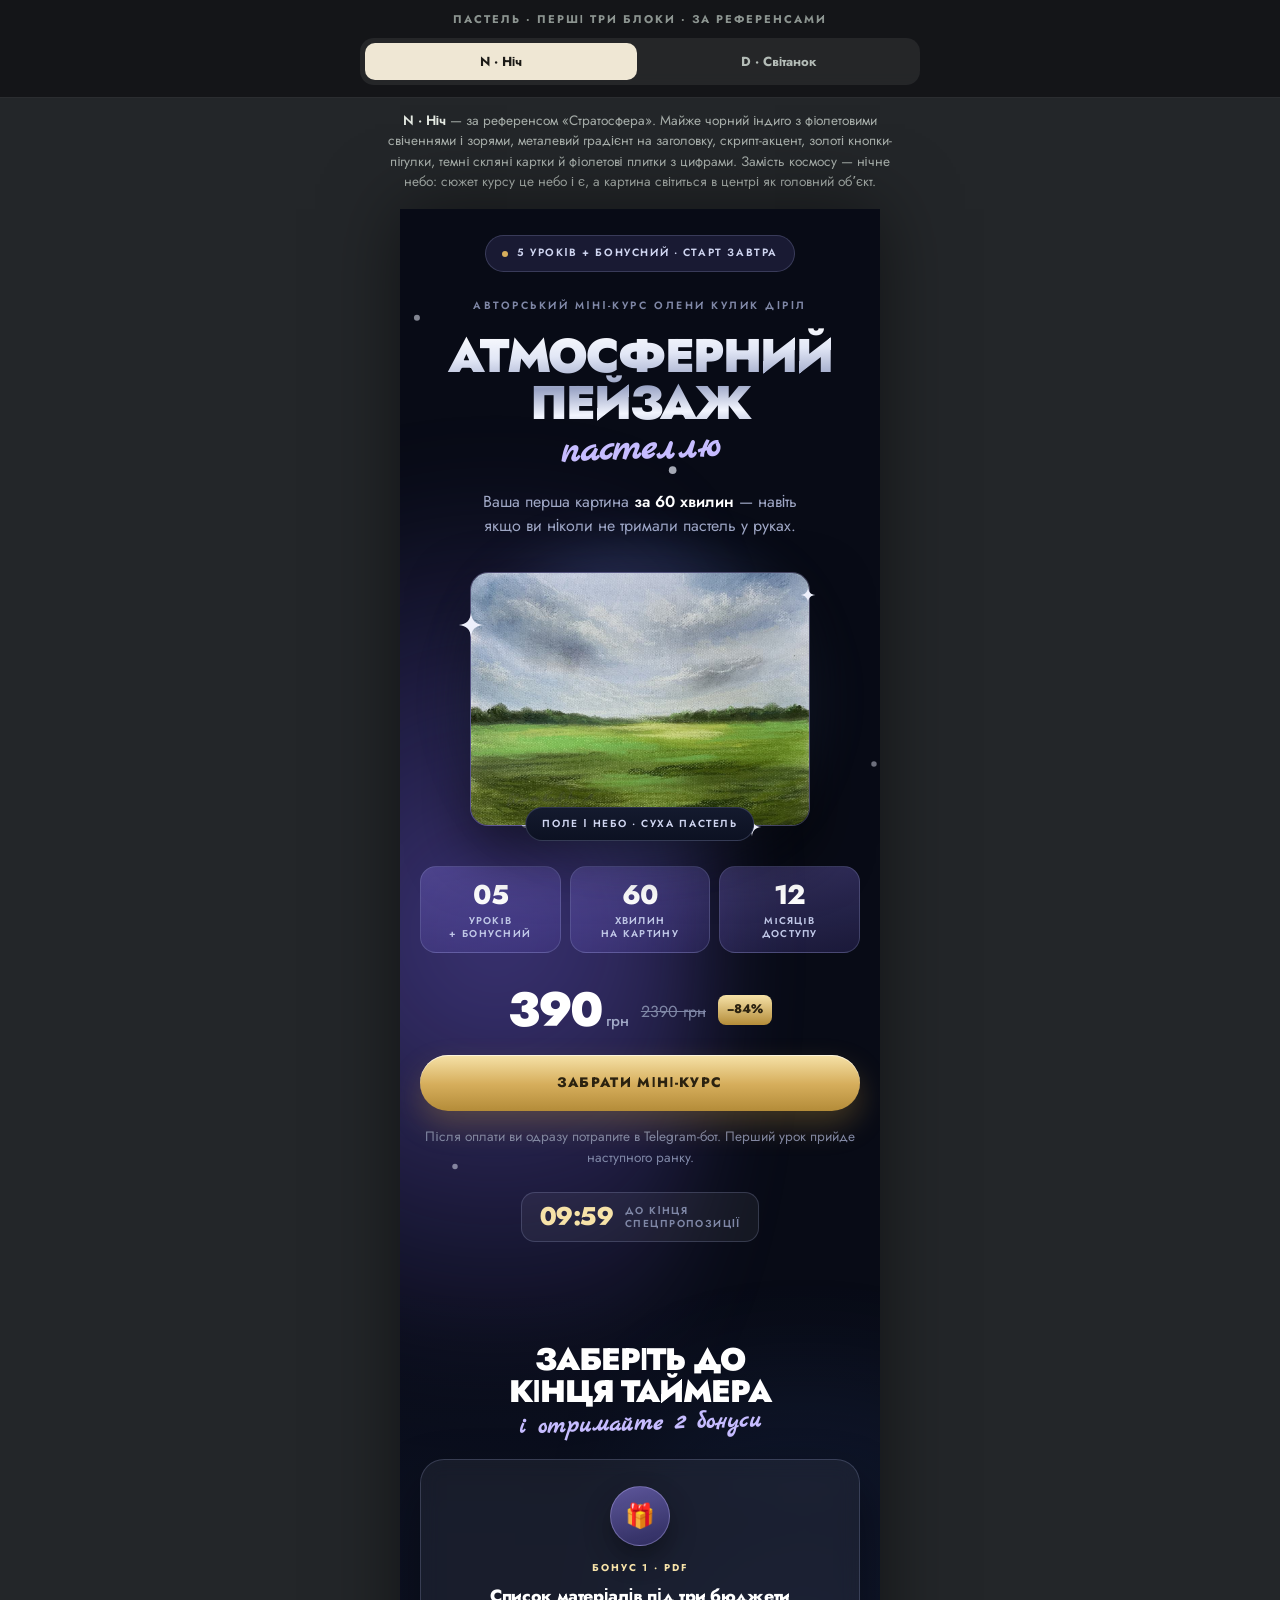
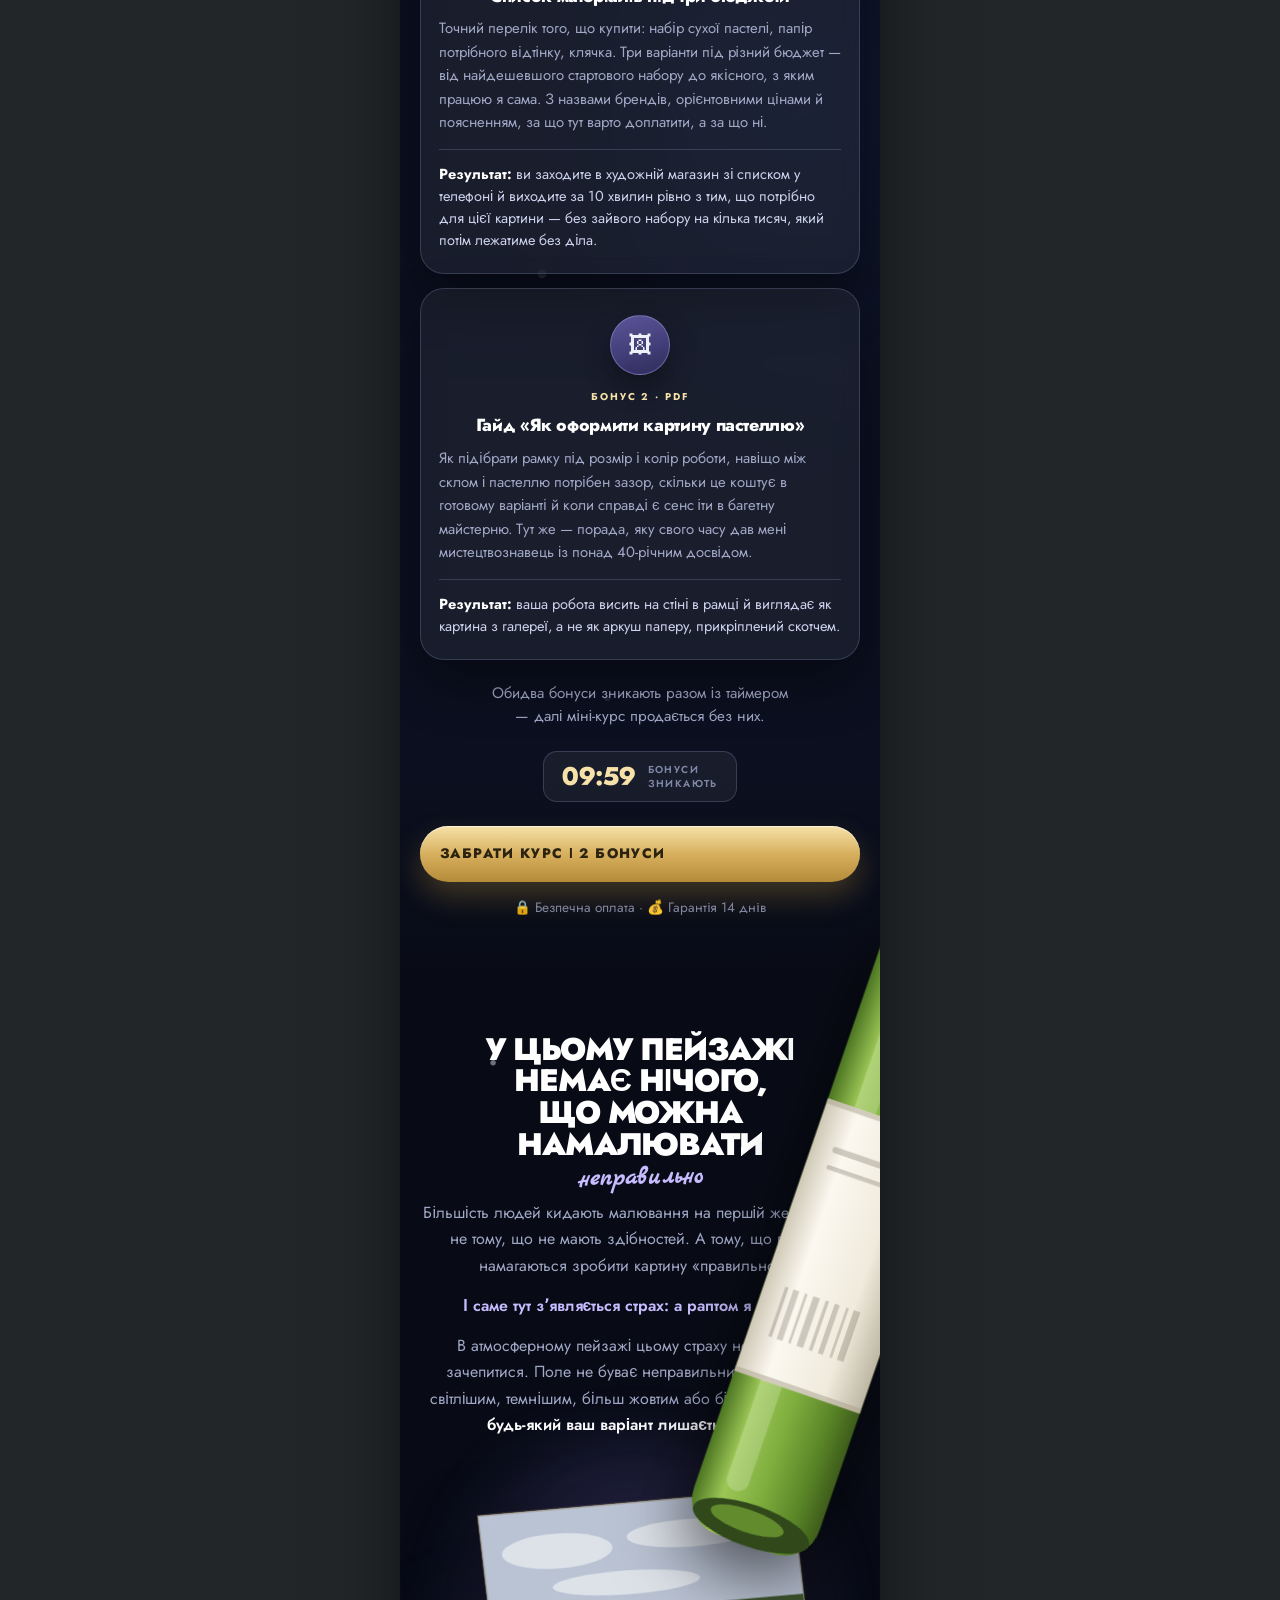
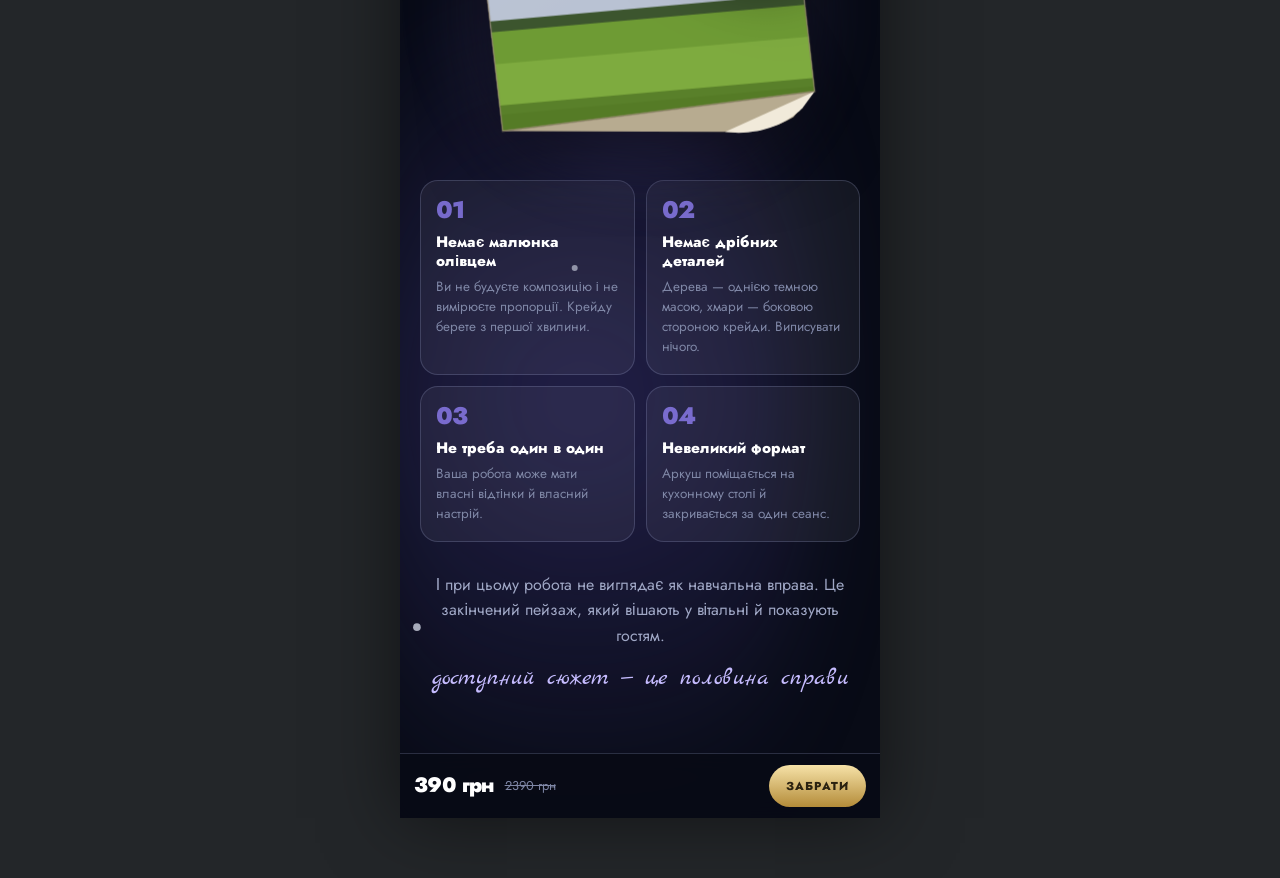
<file: pastel-concept/napryamky-2-nich-svitanok.html>
<!doctype html>
<html lang="uk">
<head>
<meta charset="utf-8">
<meta name="viewport" content="width=device-width,initial-scale=1">
<meta name="robots" content="noindex,nofollow">
<title>Пастель — Ніч і Світанок</title>
<link rel="preconnect" href="https://fonts.googleapis.com" crossorigin>
<link rel="preconnect" href="https://fonts.gstatic.com" crossorigin>
<link href="https://fonts.googleapis.com/css2?family=Jost:wght@200;300;400;500;600;700;800;900&family=Marck+Script&display=swap" rel="stylesheet">
<style>
/* ==================================================================
   КОНЦЕПТ ПО ДВОХ РЕФЕРЕНСАХ З BEHANCE. Не деплоїться, noindex.

   N — «НІЧ»       за референсом «Стратосфера»: майже чорний індиго,
                   фіолетові свічення, зорі-іскри, металевий градієнт на
                   заголовках, скрипт-акценти, золоті кнопки-пігулки,
                   темні скляні картки.
   D — «СВІТАНОК»  за референсом beauty-курсу: хмарний білий фон, золото,
                   зелень по кутах, розрядка в заголовках, великий
                   таймер блоками, білі картки з мʼякою тінню.
   ================================================================== */
*{box-sizing:border-box;margin:0;padding:0}
html{-webkit-text-size-adjust:100%}
body{font-family:'Jost',-apple-system,'SF Pro Display','Helvetica Neue',Arial,sans-serif;background:#232629;color:#EDEAE4;font-size:17px;line-height:1.6;-webkit-font-smoothing:antialiased}
img{display:block;max-width:100%;height:auto}
a{color:inherit;text-decoration:none}
:focus-visible{outline:3px solid #C9A24A;outline-offset:3px}

/* ---------- оболонка порівняння ---------- */
.bar{position:sticky;top:0;z-index:99;background:rgba(20,21,24,.94);backdrop-filter:blur(12px);-webkit-backdrop-filter:blur(12px);border-bottom:1px solid rgba(255,255,255,.1);padding:11px 14px 12px}
.bar-in{max-width:560px;margin:0 auto}
.bar h1{font-size:.7rem;font-weight:700;letter-spacing:.18em;text-transform:uppercase;color:#8C9490;text-align:center;margin-bottom:9px}
.tabs{display:flex;gap:6px;background:rgba(255,255,255,.07);border-radius:14px;padding:5px}
.tabs button{flex:1;min-width:0;font-family:inherit;font-size:.82rem;font-weight:700;color:#B4BCB7;background:none;border:none;border-radius:10px;padding:9px 4px;cursor:pointer;transition:background .2s,color .2s;white-space:nowrap;overflow:hidden;text-overflow:ellipsis}
.tabs button[aria-selected=true]{background:#EFE7D4;color:#1B1A16}
.hint{max-width:560px;margin:12px auto 0;padding:0 16px;font-size:.85rem;line-height:1.5;color:#A7AEAA;text-align:center}
.hint b{color:#E4E9E2;font-weight:600}
.stage{padding:18px 0 60px}
.pane{display:none}
.pane.on{display:block}
.phone{max-width:480px;margin:0 auto;position:relative;overflow:hidden;box-shadow:0 0 70px rgba(0,0,0,.5)}
.obj{display:block;max-width:none;height:auto}
@keyframes twinkle{0%,100%{opacity:.25}50%{opacity:1}}
@keyframes drift{0%,100%{transform:translate3d(0,0,0)}50%{transform:translate3d(0,-14px,0)}}

/* =================================================================
   N — «НІЧ»  (референс «Стратосфера»)
   ================================================================= */
.vN{--bg:#080B16;--bg2:#0C1122;--panel:rgba(255,255,255,.055);--line:rgba(168,178,222,.22);
  --ink:#EEF0F8;--muted:#A0A8C6;--muted2:#7F87A6;--violet:#8878E6;--violet2:#5B4CB8;--lav:#C6BCFF;
  --gold1:#F6E2A8;--gold2:#D6AE5C;--gold3:#B48C39;--goldink:#2B2210;
  background:var(--bg);color:var(--ink);position:relative}
.vN .sky{position:absolute;inset:0;z-index:0;overflow:hidden;pointer-events:none}
.vN .neb{position:absolute;border-radius:50%;filter:blur(46px)}
.vN .neb1{width:88%;height:34%;left:-24%;top:2%;background:radial-gradient(circle,rgba(112,92,214,.5),transparent 68%)}
.vN .neb2{width:76%;height:26%;right:-22%;top:26%;background:radial-gradient(circle,rgba(62,104,182,.45),transparent 68%)}
.vN .neb3{width:96%;height:30%;left:-10%;bottom:-4%;background:radial-gradient(circle,rgba(88,74,176,.34),transparent 70%)}
.vN .stars{position:absolute;inset:0;width:100%;height:100%}
.vN .sec{position:relative;padding:56px 20px 60px;z-index:2}
.vN .sec-2{background:linear-gradient(180deg,rgba(12,17,34,0),rgba(12,17,34,.85) 18%,rgba(12,17,34,.85) 82%,rgba(12,17,34,0))}

.vN .hero{position:relative;z-index:2;padding:26px 20px 46px;text-align:center}
.vN .badge{display:inline-flex;align-items:center;gap:9px;padding:9px 16px;border-radius:999px;background:rgba(136,120,230,.14);border:1px solid var(--line);font-size:.66rem;font-weight:600;letter-spacing:.15em;text-transform:uppercase;color:#CFD5F0}
.vN .badge i{font-style:normal;width:6px;height:6px;border-radius:50%;background:var(--gold2)}
.vN .kicker{display:block;margin:26px 0 12px;font-size:.66rem;font-weight:600;letter-spacing:.24em;text-transform:uppercase;color:var(--muted2)}
.vN h1{margin:0;position:relative}
.vN .metal{display:block;font-weight:900;text-transform:uppercase;font-size:clamp(2.05rem,9.5vw,2.95rem);line-height:1;letter-spacing:-.04em;padding-top:.1em;
  background:linear-gradient(178deg,#FFFFFF 4%,#E2E7F6 30%,#98A2C4 58%,#F2F5FE 82%,#AEB6D2 100%);
  -webkit-background-clip:text;background-clip:text;color:transparent;-webkit-text-fill-color:transparent}
.vN .script{display:block;font-family:'Marck Script',cursive;font-size:clamp(1.85rem,8.4vw,2.45rem);line-height:1;color:var(--lav);transform:rotate(-2deg);margin:4px 0 0}
.vN .h1sub{margin:20px auto 0;max-width:20em;font-size:1rem;line-height:1.5;color:var(--muted)}
.vN .h1sub b{color:#fff;font-weight:600}

.vN .frame{position:relative;margin:34px auto 0;max-width:340px}
.vN .frame::before{content:'';position:absolute;inset:-14%;border-radius:50%;background:radial-gradient(circle,rgba(136,120,230,.55),rgba(90,120,200,.2) 52%,transparent 72%);filter:blur(20px);z-index:0}
.vN .frame .in{position:relative;z-index:2;border-radius:18px;overflow:hidden;border:1px solid rgba(198,188,255,.3);box-shadow:0 26px 60px rgba(0,0,0,.6)}
.vN .frame img{width:100%;aspect-ratio:1000/748;object-fit:cover}
.vN .frame .tag{position:absolute;z-index:3;left:50%;bottom:-15px;transform:translateX(-50%);white-space:nowrap;background:linear-gradient(180deg,#141A2E,#0C1122);border:1px solid var(--line);border-radius:999px;padding:8px 16px;font-size:.64rem;font-weight:600;letter-spacing:.16em;text-transform:uppercase;color:#CFD5F0}
.vN .sp{position:absolute;z-index:3;fill:#EDEFFB;animation:twinkle 3.4s ease-in-out infinite}

.vN .tiles{display:flex;gap:9px;margin:40px 0 0;justify-content:center}
.vN .tile{flex:1;background:linear-gradient(170deg,rgba(136,120,230,.34),rgba(91,76,184,.22));border:1px solid var(--line);border-radius:16px;padding:14px 8px 12px}
.vN .tile b{display:block;font-size:1.7rem;font-weight:800;letter-spacing:-.04em;line-height:1;color:#fff}
.vN .tile span{display:block;margin-top:6px;font-size:.62rem;font-weight:600;letter-spacing:.13em;text-transform:uppercase;color:#BFC6E6;line-height:1.3}

.vN .price{display:flex;align-items:flex-end;gap:12px;justify-content:center;margin:36px 0 0}
.vN .pn{font-size:3rem;font-weight:900;letter-spacing:-.05em;line-height:.86;color:#fff}
.vN .pn i{font-style:normal;font-size:.95rem;font-weight:500;letter-spacing:0;margin-left:4px;color:var(--muted)}
.vN .po{font-size:1rem;color:var(--muted2);text-decoration:line-through;padding-bottom:6px}
.vN .pd{margin-bottom:6px;background:linear-gradient(180deg,var(--gold1),var(--gold3));color:var(--goldink);font-size:.78rem;font-weight:800;padding:5px 9px;border-radius:8px}
.vN .cta{display:block;width:100%;margin-top:24px;padding:19px 20px;border:none;cursor:pointer;font-family:inherit;border-radius:999px;
  background:linear-gradient(180deg,var(--gold1) 0%,var(--gold2) 52%,var(--gold3) 100%);color:var(--goldink);
  font-size:.86rem;font-weight:800;letter-spacing:.1em;text-transform:uppercase;line-height:1.3;
  box-shadow:0 14px 30px rgba(180,140,57,.32),inset 0 1px 0 rgba(255,255,255,.6);position:relative;overflow:hidden;transition:transform .22s,box-shadow .22s}
.vN .cta::before{content:'';position:absolute;top:0;left:-110%;width:55%;height:100%;background:linear-gradient(90deg,transparent,rgba(255,255,255,.6),transparent);transform:skewX(-20deg);transition:left .9s ease}
.vN .cta:hover{transform:translateY(-2px);box-shadow:0 18px 38px rgba(180,140,57,.42),inset 0 1px 0 rgba(255,255,255,.6)}
.vN .cta:hover::before{left:150%}
.vN .micro{margin-top:15px;font-size:.85rem;line-height:1.55;color:var(--muted2)}
.vN .clock{display:inline-flex;align-items:center;gap:12px;margin-top:24px;padding:11px 18px;border-radius:14px;background:var(--panel);border:1px solid var(--line)}
.vN .clock .v{font-size:1.6rem;font-weight:800;letter-spacing:-.02em;font-variant-numeric:tabular-nums;line-height:1;color:var(--gold1)}
.vN .clock .l{font-size:.63rem;font-weight:600;letter-spacing:.14em;text-transform:uppercase;color:var(--muted2);line-height:1.3;text-align:left}

.vN h2{margin:0 0 8px;text-align:center}
.vN .h2big{display:block;font-weight:900;text-transform:uppercase;font-size:clamp(1.55rem,6.8vw,1.95rem);line-height:1.02;letter-spacing:-.035em;color:#fff;text-wrap:balance}
.vN .h2script{display:block;font-family:'Marck Script',cursive;font-size:1.55rem;line-height:1.1;color:var(--lav);transform:rotate(-1.6deg);margin-top:4px}
.vN .lead{font-size:1rem;line-height:1.64;color:var(--muted);text-align:center}
.vN .lead.l{text-align:left}
.vN .lead+.lead{margin-top:14px}
.vN .lead b{color:#fff;font-weight:600}
.vN .hl{color:var(--lav);font-weight:600}

.vN .glass{position:relative;margin-top:20px;background:var(--panel);border:1px solid var(--line);border-radius:24px;padding:26px 18px 22px;backdrop-filter:blur(10px);-webkit-backdrop-filter:blur(10px);box-shadow:0 24px 50px rgba(0,0,0,.4)}
.vN .glass+.glass{margin-top:14px}
.vN .ring{width:60px;height:60px;border-radius:50%;margin:0 auto 14px;display:grid;place-items:center;font-size:1.5rem;
  background:linear-gradient(165deg,rgba(150,134,246,.55),rgba(80,66,166,.4));border:1px solid rgba(198,188,255,.34);box-shadow:0 12px 26px rgba(0,0,0,.35)}
.vN .glass .k{display:block;text-align:center;font-size:.62rem;font-weight:700;letter-spacing:.2em;text-transform:uppercase;color:var(--gold1)}
.vN .glass h3{margin:10px 0 10px;text-align:center;font-size:1.1rem;font-weight:800;line-height:1.24;color:#fff;letter-spacing:-.02em}
.vN .glass p{font-size:.93rem;line-height:1.58;color:var(--muted)}
.vN .glass .res{margin-top:14px;padding-top:13px;border-top:1px solid var(--line);font-size:.91rem;line-height:1.52;color:#CBD2EC}
.vN .glass .res b{color:#fff;font-weight:700}
.vN .note{margin-top:22px;text-align:center;font-size:.95rem;line-height:1.5;color:var(--muted);text-wrap:balance}

.vN .grid4{display:grid;grid-template-columns:1fr 1fr;gap:11px;margin-top:26px}
.vN .cell{background:var(--panel);border:1px solid var(--line);border-radius:18px;padding:17px 15px}
.vN .cell .n{display:block;font-size:1.5rem;font-weight:900;letter-spacing:-.04em;line-height:1;color:var(--violet);opacity:.85}
.vN .cell h3{margin:11px 0 7px;font-size:.95rem;font-weight:800;line-height:1.22;color:#fff}
.vN .cell p{font-size:.84rem;line-height:1.48;color:var(--muted2)}
.vN .stickN{position:absolute;right:-14%;top:-6%;width:40%;z-index:1;transform:rotate(19deg);filter:drop-shadow(0 26px 34px rgba(0,0,0,.6))}
.vN .sheetN{position:relative;margin:30px auto 0;width:86%}
.vN .sheetN::before{content:'';position:absolute;inset:-16%;border-radius:50%;background:radial-gradient(circle,rgba(136,120,230,.4),transparent 68%);filter:blur(22px)}
.vN .sheetN .obj{position:relative;width:100%;filter:drop-shadow(0 24px 34px rgba(0,0,0,.55))}
.vN .closing{margin-top:30px;text-align:center}
.vN .closing p{font-size:1rem;line-height:1.6;color:var(--muted)}
.vN .closing p+p{margin-top:14px;font-family:'Marck Script',cursive;font-size:1.5rem;line-height:1.25;color:var(--lav)}

/* =================================================================
   D — «СВІТАНОК»  (референс beauty-курсу)
   ================================================================= */
.vD{--bg:#FBFAF6;--bg2:#F3F1EA;--ink:#2B3038;--ink2:#5B636E;--muted:#8A929C;--line:#E4E0D5;
  --g1:#EFDCA9;--g2:#C9A24A;--g3:#8C6C21;--sage:#7E9A54;
  background:var(--bg);color:var(--ink);position:relative}
.vD .sec{position:relative;padding:54px 22px 58px;overflow:hidden}
.vD .sec-2{background:var(--bg2)}
.vD .plate{display:block;text-align:center;font-size:.64rem;font-weight:600;letter-spacing:.28em;text-transform:uppercase;color:var(--g3)}
.vD .rule{display:flex;align-items:center;justify-content:center;gap:10px;margin:14px 0 0}
.vD .rule::before,.vD .rule::after{content:'';height:1px;width:44px;background:linear-gradient(90deg,transparent,var(--g2))}
.vD .rule::after{background:linear-gradient(270deg,transparent,var(--g2))}
.vD .rule span{width:7px;height:7px;transform:rotate(45deg);background:var(--g2)}

.vD .hero{position:relative;padding:28px 22px 46px;overflow:hidden;text-align:center}
.vD .hero .clouds{position:absolute;inset:0;z-index:0}
.vD .hero .clouds img{width:100%;height:100%;object-fit:cover;opacity:.85}
.vD .hero .veil{position:absolute;inset:0;z-index:1;background:linear-gradient(180deg,rgba(251,250,246,.22) 0%,rgba(251,250,246,.12) 26%,rgba(251,250,246,.8) 70%,var(--bg) 100%)}
.vD .hero>*{position:relative;z-index:3}
.vD .sprig{position:absolute;z-index:2;pointer-events:none;animation:drift 9s ease-in-out infinite}
.vD .sprig.a{left:-38px;top:-16px;width:150px;transform:rotate(8deg)}
.vD .sprig.b{right:-46px;top:120px;width:132px;transform:rotate(-148deg);animation-delay:1.4s}
.vD .sprig.c{left:-30px;bottom:70px;width:112px;transform:rotate(-24deg);animation-delay:2.6s}
.vD .mote{position:absolute;z-index:2;border-radius:50%;background:#fff;box-shadow:0 0 6px rgba(255,255,255,.9);animation:drift 7s ease-in-out infinite}

.vD .badge{display:inline-flex;align-items:center;gap:8px;border:1px solid var(--g2);border-radius:999px;padding:8px 16px;font-size:.62rem;font-weight:600;letter-spacing:.17em;text-transform:uppercase;color:var(--g3);background:rgba(255,255,255,.6)}
.vD h1{margin:24px 0 0}
.vD .h1a{display:block;font-weight:700;text-transform:uppercase;font-size:clamp(1.5rem,6.6vw,1.95rem);line-height:1.16;letter-spacing:.06em;color:var(--ink)}
.vD .h1b{display:block;font-family:'Marck Script',cursive;font-size:clamp(1.85rem,8.3vw,2.5rem);line-height:1.04;color:var(--g2);transform:rotate(-1.6deg);margin:10px 0 8px}
.vD .h1sub{margin:18px auto 0;max-width:21em;font-size:.98rem;line-height:1.55;color:var(--ink2)}
.vD .h1sub b{color:var(--ink);font-weight:600}

.vD .work{position:relative;margin:32px 8px 0}
.vD .work .mat{background:#fff;padding:14px 14px 42px;box-shadow:0 26px 54px rgba(43,48,56,.18);transform:rotate(-1.6deg)}
.vD .work img{width:100%;aspect-ratio:1000/748;object-fit:cover}
.vD .work .sign{position:absolute;left:0;right:0;bottom:14px;text-align:center;font-family:'Marck Script',cursive;font-size:1.15rem;color:#8A929C;transform:rotate(-1.6deg)}
.vD .work .sprig{right:-40px;bottom:-22px;width:120px;transform:rotate(-32deg);z-index:5}

.vD .checks{list-style:none;margin:34px 0 0;display:flex;flex-direction:column;gap:12px;text-align:left}
.vD .checks li{display:flex;gap:12px;align-items:flex-start;font-size:.98rem;line-height:1.5;color:var(--ink2)}
.vD .checks .d{flex:0 0 18px;width:18px;height:18px;margin-top:4px;transform:rotate(45deg);border:1px solid var(--g2);background:rgba(201,162,74,.16)}
.vD .checks b{color:var(--ink);font-weight:600}

.vD .price{display:flex;align-items:flex-end;gap:12px;justify-content:center;margin:34px 0 0}
.vD .pn{font-size:3rem;font-weight:300;letter-spacing:-.04em;line-height:.86}
.vD .pn i{font-style:normal;font-size:.95rem;font-weight:400;margin-left:5px;color:var(--muted)}
.vD .po{font-size:1rem;color:var(--muted);text-decoration:line-through;padding-bottom:6px}
.vD .pd{margin-bottom:6px;background:linear-gradient(180deg,var(--g1),var(--g3));color:#2E2410;font-size:.76rem;font-weight:800;padding:5px 9px;border-radius:6px}
.vD .cta{display:block;width:100%;margin-top:24px;padding:19px 20px;border:none;cursor:pointer;font-family:inherit;border-radius:999px;
  background:linear-gradient(180deg,var(--g1) 0%,var(--g2) 55%,var(--g3) 100%);color:#2E2410;
  font-size:.82rem;font-weight:800;letter-spacing:.12em;text-transform:uppercase;line-height:1.3;
  box-shadow:0 14px 28px rgba(169,131,47,.28),inset 0 1px 0 rgba(255,255,255,.7);position:relative;overflow:hidden;transition:transform .22s,box-shadow .22s}
.vD .cta::before{content:'';position:absolute;top:0;left:-110%;width:55%;height:100%;background:linear-gradient(90deg,transparent,rgba(255,255,255,.65),transparent);transform:skewX(-20deg);transition:left .9s ease}
.vD .cta:hover{transform:translateY(-2px);box-shadow:0 18px 34px rgba(169,131,47,.36),inset 0 1px 0 rgba(255,255,255,.7)}
.vD .cta:hover::before{left:150%}
.vD .micro{margin-top:15px;font-size:.85rem;line-height:1.55;color:var(--muted)}

.vD .count{display:flex;justify-content:center;gap:10px;margin:32px 0 0}
.vD .count .b{flex:0 0 92px;background:#fff;border:1px solid var(--line);padding:13px 6px 10px;box-shadow:0 12px 26px rgba(43,48,56,.09)}
.vD .count .v{display:block;font-size:2.15rem;font-weight:300;letter-spacing:-.02em;line-height:1;font-variant-numeric:tabular-nums;color:var(--ink)}
.vD .count .l{display:block;margin-top:8px;font-size:.58rem;font-weight:600;letter-spacing:.2em;text-transform:uppercase;color:var(--muted)}
.vD .countcap{margin-top:12px;text-align:center;font-size:.68rem;font-weight:600;letter-spacing:.19em;text-transform:uppercase;color:var(--g3)}

.vD h2{margin:16px 0 0;text-align:center}
.vD .h2a{display:block;font-weight:700;text-transform:uppercase;font-size:clamp(1.35rem,5.9vw,1.7rem);line-height:1.2;letter-spacing:.05em;color:var(--ink);text-wrap:balance}
.vD .h2b{display:block;font-family:'Marck Script',cursive;font-size:1.6rem;line-height:1.1;color:var(--g2);transform:rotate(-1.4deg);margin-top:8px}
.vD .lead{margin-top:20px;font-size:1rem;line-height:1.66;color:var(--ink2)}
.vD .lead+.lead{margin-top:14px}
.vD .lead b{color:var(--ink);font-weight:600}
.vD .gold{color:var(--g3);font-weight:600}

.vD .card{position:relative;margin-top:26px;background:#fff;border:1px solid var(--line);padding:26px 18px 22px;box-shadow:0 18px 40px rgba(43,48,56,.1);text-align:center}
.vD .card .num{display:inline-block;font-size:2rem;font-weight:300;letter-spacing:.02em;line-height:1;color:var(--g2)}
.vD .card .k{display:block;margin-top:4px;font-size:.6rem;font-weight:700;letter-spacing:.2em;text-transform:uppercase;color:var(--muted)}
.vD .card h3{margin:12px 0 12px;font-size:1.1rem;font-weight:700;letter-spacing:.02em;line-height:1.26;text-transform:uppercase}
.vD .card p{font-size:.93rem;line-height:1.6;color:var(--ink2);text-align:left}
.vD .card .res{margin-top:15px;padding-top:14px;border-top:1px solid var(--line);font-size:.91rem;line-height:1.55;color:var(--ink2);text-align:left}
.vD .card .res b{color:var(--ink);font-weight:700}
.vD .note{margin-top:24px;text-align:center;font-size:.95rem;line-height:1.55;color:var(--ink2);text-wrap:balance}

.vD .paths{display:flex;gap:0;margin:30px -4px 0;background:#fff;border:1px solid var(--line);box-shadow:0 18px 40px rgba(43,48,56,.1)}
.vD .paths>div{flex:1;min-width:0;padding:22px 15px 20px}
.vD .paths>div+div{border-left:1px solid var(--line)}
.vD .paths .t{display:block;font-size:.6rem;font-weight:700;letter-spacing:.18em;text-transform:uppercase;color:var(--muted);text-align:center}
.vD .paths .t.g{color:var(--g3)}
.vD .paths p{margin-top:14px;font-size:.88rem;line-height:1.56;color:var(--ink2)}
.vD .sheetD{position:relative;margin:34px auto 0;width:72%;transform:rotate(-2deg)}
.vD .sheetD .obj{width:100%;filter:drop-shadow(0 22px 34px rgba(43,48,56,.22))}
.vD .facts{list-style:none;margin:32px 0 0}
.vD .facts li{padding:20px 0;border-bottom:1px solid var(--line);display:flex;gap:15px}
.vD .facts li:first-child{border-top:1px solid var(--line)}
.vD .facts .r{flex:0 0 34px;font-size:1.3rem;font-weight:300;line-height:1;color:var(--g2);padding-top:3px}
.vD .facts h3{font-size:.98rem;font-weight:700;line-height:1.26;margin-bottom:6px}
.vD .facts p{font-size:.91rem;line-height:1.55;color:var(--ink2)}
.vD .closing{margin-top:30px;text-align:center}
.vD .closing p{font-size:1rem;line-height:1.62;color:var(--ink2)}
.vD .closing p+p{margin-top:14px;font-family:'Marck Script',cursive;font-size:1.5rem;line-height:1.25;color:var(--g2)}

/* ---------- sticky-бар ---------- */
.sticky{position:sticky;bottom:0;z-index:30;display:flex;align-items:center;gap:11px;padding:11px 14px}
.vN .sticky{background:rgba(8,11,22,.9);border-top:1px solid rgba(168,178,222,.22);backdrop-filter:blur(12px);-webkit-backdrop-filter:blur(12px)}
.vN .sticky .n{font-size:1.3rem;font-weight:900;letter-spacing:-.03em;color:#fff}
.vN .sticky .o{font-size:.8rem;color:#7F87A6;text-decoration:line-through}
.vN .sticky a{margin-left:auto;background:linear-gradient(180deg,#F6E2A8,#B48C39);color:#2B2210;font-size:.72rem;font-weight:800;letter-spacing:.1em;text-transform:uppercase;padding:12px 17px;border-radius:999px}
.vD .sticky{background:rgba(251,250,246,.94);border-top:1px solid var(--line);backdrop-filter:blur(12px);-webkit-backdrop-filter:blur(12px)}
.vD .sticky .n{font-size:1.3rem;font-weight:300;letter-spacing:-.02em}
.vD .sticky .o{font-size:.8rem;color:var(--muted);text-decoration:line-through}
.vD .sticky a{margin-left:auto;background:linear-gradient(180deg,#EFDCA9,#A9832F);color:#2E2410;font-size:.72rem;font-weight:800;letter-spacing:.1em;text-transform:uppercase;padding:12px 17px;border-radius:999px}

@media(max-width:380px){
  .vN .tile b{font-size:1.45rem}
  .vD .count .b{flex:0 0 80px}
  .vD .paths>div{padding:18px 12px}
}
</style>
</head>
<body>

<!-- ============ спрайт: предмети-заглушки й декор ============ -->
<svg width="0" height="0" style="position:absolute" aria-hidden="true"><defs>
  <linearGradient id="gStick" x1="0" y1="0" x2="1" y2="0">
    <stop offset="0" stop-color="#4C7522"/><stop offset=".22" stop-color="#9CC756"/>
    <stop offset=".5" stop-color="#7FAE3E"/><stop offset=".8" stop-color="#5A8527"/><stop offset="1" stop-color="#3D5C1A"/>
  </linearGradient>
  <linearGradient id="gWrap" x1="0" y1="0" x2="1" y2="0">
    <stop offset="0" stop-color="#CFC8B6"/><stop offset=".25" stop-color="#FBF8F0"/>
    <stop offset=".7" stop-color="#EFEADC"/><stop offset="1" stop-color="#BEB7A4"/>
  </linearGradient>
  <linearGradient id="gPaper" x1=".1" y1="0" x2=".9" y2="1">
    <stop offset="0" stop-color="#DCD3C0"/><stop offset=".45" stop-color="#CFC4AC"/><stop offset="1" stop-color="#B9AD92"/>
  </linearGradient>

  <symbol id="objStick" viewBox="0 0 220 780">
    <rect x="34" y="16" width="152" height="748" rx="42" fill="url(#gStick)"/>
    <ellipse cx="110" cy="42" rx="74" ry="26" fill="#B4D97A" opacity=".85"/>
    <ellipse cx="110" cy="46" rx="52" ry="15" fill="#D6ECAE" opacity=".7"/>
    <rect x="66" y="70" width="26" height="640" rx="13" fill="#fff" opacity=".2"/>
    <rect x="34" y="250" width="152" height="330" fill="url(#gWrap)"/>
    <rect x="34" y="250" width="152" height="6" fill="#A9A28E" opacity=".5"/>
    <rect x="34" y="574" width="152" height="6" fill="#A9A28E" opacity=".5"/>
    <g fill="#6C6555" opacity=".3">
      <rect x="58" y="300" width="104" height="7" rx="3"/><rect x="58" y="322" width="76" height="5" rx="2"/>
      <rect x="58" y="470" width="4" height="60"/><rect x="68" y="470" width="7" height="60"/>
      <rect x="82" y="470" width="3" height="60"/><rect x="92" y="470" width="8" height="60"/>
      <rect x="107" y="470" width="4" height="60"/><rect x="118" y="470" width="6" height="60"/>
      <rect x="132" y="470" width="3" height="60"/><rect x="141" y="470" width="8" height="60"/>
    </g>
    <ellipse cx="110" cy="742" rx="70" ry="24" fill="#31491A"/>
    <ellipse cx="104" cy="738" rx="44" ry="13" fill="#6F9B33" opacity=".8"/>
  </symbol>

  <symbol id="objSheet" viewBox="0 0 820 620">
    <clipPath id="clipSheet"><path d="M58 104 L738 44 L788 484 L112 570 Z"/></clipPath>
    <path d="M58 104 L738 44 L788 484 L112 570 Z" fill="url(#gPaper)"/>
    <g clip-path="url(#clipSheet)">
      <path d="M40 90 L800 26 L818 300 L52 372 Z" fill="#B7C3D8" opacity=".9"/>
      <g fill="#EDEFF2" opacity=".7">
        <ellipse cx="230" cy="180" rx="120" ry="38" transform="rotate(-4 230 180)"/>
        <ellipse cx="520" cy="140" rx="140" ry="30" transform="rotate(-4 520 140)"/>
        <ellipse cx="380" cy="248" rx="160" ry="26" transform="rotate(-4 380 248)"/>
      </g>
      <path d="M46 336 L812 268 L816 318 L50 386 Z" fill="#2F4A1C" opacity=".9"/>
      <path d="M44 360 L814 292 L824 600 L60 620 Z" fill="#6E9B34"/>
      <path d="M44 430 L818 362 L822 470 L52 540 Z" fill="#8CB84A" opacity=".55"/>
      <path d="M50 520 L820 452 L824 620 L56 620 Z" fill="#4A6E22" opacity=".7"/>
    </g>
    <path d="M112 570 L788 484 L742 540 C 700 566 640 576 594 572 Z" fill="#B7AB90"/>
    <path d="M594 572 C 662 580 722 560 762 520 L788 484 Z" fill="#F1EADA"/>
    <path d="M58 104 L738 44 L788 484 L112 570 Z" fill="none" stroke="#8E8268" stroke-width="4" opacity=".55"/>
  </symbol>

  <!-- іскра-зірка з референсу «Стратосфера» -->
  <symbol id="sparkle" viewBox="0 0 60 60">
    <path d="M30 2 C 32 20, 40 28, 58 30 C 40 32, 32 40, 30 58 C 28 40, 20 32, 2 30 C 20 28, 28 20, 30 2 Z"/>
  </symbol>

  <!-- гілочка польової трави замість плюща з другого референсу -->
  <symbol id="sprig" viewBox="0 0 200 220">
    <g fill="none" stroke="#6E8B48" stroke-width="4" stroke-linecap="round">
      <path d="M28 214 C 60 170, 84 122, 96 56"/>
    </g>
    <g fill="#7E9A54">
      <path d="M96 60 C 108 34, 130 20, 152 20 C 146 46, 124 62, 98 66 Z"/>
      <path d="M88 96 C 70 78, 46 72, 26 80 C 40 102, 66 110, 90 102 Z" fill="#8FA95F"/>
      <path d="M80 130 C 96 106, 122 94, 144 98 C 132 122, 106 136, 82 136 Z"/>
      <path d="M64 166 C 46 152, 22 148, 4 158 C 20 178, 46 184, 68 172 Z" fill="#8FA95F"/>
      <path d="M50 196 C 66 178, 90 170, 110 176 C 96 196, 72 206, 52 202 Z" opacity=".85"/>
    </g>
    <g fill="#C9A24A" opacity=".9">
      <circle cx="152" cy="20" r="5"/><circle cx="144" cy="98" r="4"/><circle cx="110" cy="176" r="4"/>
    </g>
  </symbol>
</defs></svg>

<div class="bar"><div class="bar-in">
  <h1>Пастель · перші три блоки · за референсами</h1>
  <div class="tabs" role="tablist">
    <button role="tab" aria-selected="true" data-v="N">N · Ніч</button>
    <button role="tab" aria-selected="false" data-v="D">D · Світанок</button>
  </div>
</div></div>

<p class="hint" id="hint"></p>

<div class="stage">

<!-- ============================================================
     N — НІЧ  (референс «Стратосфера»)
     ============================================================ -->
<div class="pane on" data-pane="N"><div class="phone vN">
  <div class="sky" aria-hidden="true">
    <div class="neb neb1"></div><div class="neb neb2"></div><div class="neb neb3"></div>
    <svg class="stars" viewBox="0 0 400 1400" preserveAspectRatio="xMidYMid slice">
      <g fill="#E8ECFA">
        <circle cx="34" cy="72" r="1.6" opacity=".8"/><circle cx="118" cy="40" r="1.1" opacity=".55"/>
        <circle cx="212" cy="96" r="1.4" opacity=".7"/><circle cx="318" cy="58" r="1" opacity=".5"/>
        <circle cx="372" cy="140" r="1.7" opacity=".85"/><circle cx="66" cy="188" r="1.2" opacity=".6"/>
        <circle cx="158" cy="226" r="1.5" opacity=".75"/><circle cx="286" cy="204" r="1" opacity=".45"/>
        <circle cx="24" cy="308" r="1.3" opacity=".65"/><circle cx="132" cy="352" r="1" opacity=".5"/>
        <circle cx="248" cy="330" r="1.6" opacity=".8"/><circle cx="356" cy="392" r="1.2" opacity=".6"/>
        <circle cx="88" cy="452" r="1.4" opacity=".7"/><circle cx="196" cy="486" r="1" opacity=".45"/>
        <circle cx="302" cy="510" r="1.5" opacity=".75"/><circle cx="42" cy="566" r="1.1" opacity=".55"/>
        <circle cx="164" cy="612" r="1.6" opacity=".8"/><circle cx="272" cy="648" r="1.2" opacity=".6"/>
        <circle cx="378" cy="690" r="1" opacity=".45"/><circle cx="72" cy="726" r="1.5" opacity=".75"/>
        <circle cx="188" cy="768" r="1.1" opacity=".55"/><circle cx="308" cy="812" r="1.6" opacity=".8"/>
        <circle cx="28" cy="860" r="1.2" opacity=".6"/><circle cx="146" cy="902" r="1" opacity=".45"/>
        <circle cx="262" cy="944" r="1.5" opacity=".75"/><circle cx="366" cy="986" r="1.1" opacity=".55"/>
        <circle cx="96" cy="1028" r="1.6" opacity=".8"/><circle cx="216" cy="1070" r="1.2" opacity=".6"/>
        <circle cx="330" cy="1112" r="1" opacity=".45"/><circle cx="54" cy="1156" r="1.5" opacity=".75"/>
        <circle cx="176" cy="1198" r="1.1" opacity=".55"/><circle cx="292" cy="1240" r="1.6" opacity=".8"/>
        <circle cx="384" cy="1288" r="1.2" opacity=".6"/><circle cx="118" cy="1330" r="1.4" opacity=".7"/>
      </g>
    </svg>
  </div>

  <!-- 1. ПЕРШИЙ ЕКРАН -->
  <header class="hero">
    <span class="badge"><i></i>5 уроків + бонусний · старт завтра</span>
    <h1>
      <span class="kicker">Авторський міні-курс Олени Кулик Діріл</span>
      <span class="metal">Атмосферний<br>пейзаж</span>
      <span class="script">пастеллю</span>
    </h1>
    <p class="h1sub">Ваша перша картина <b>за 60 хвилин</b> — навіть якщо ви ніколи не тримали пастель у руках.</p>

    <div class="frame">
      <svg class="sp" viewBox="0 0 60 60" style="width:26px;left:-12px;top:16%" aria-hidden="true"><use href="#sparkle"/></svg>
      <svg class="sp" viewBox="0 0 60 60" style="width:16px;right:-6px;top:6%;animation-delay:1.1s" aria-hidden="true"><use href="#sparkle"/></svg>
      <svg class="sp" viewBox="0 0 60 60" style="width:20px;right:14%;bottom:-4%;animation-delay:2.2s" aria-hidden="true"><use href="#sparkle"/></svg>
      <div class="in">
        <img src="assets/painting.jpg" alt="Атмосферний пейзаж пастеллю: поле, смуга дерев і небо з хмарами" width="1000" height="748" fetchpriority="high" decoding="async">
      </div>
      <span class="tag">Поле і небо · суха пастель</span>
    </div>

    <div class="tiles">
      <div class="tile"><b>05</b><span>уроків<br>+ бонусний</span></div>
      <div class="tile"><b>60</b><span>хвилин<br>на картину</span></div>
      <div class="tile"><b>12</b><span>місяців<br>доступу</span></div>
    </div>

    <div class="price">
      <span class="pn">390<i>грн</i></span>
      <span class="po">2390 грн</span>
      <span class="pd">−84%</span>
    </div>
    <a class="cta" href="#">Забрати міні-курс</a>
    <p class="micro">Після оплати ви одразу потрапите в Telegram-бот. Перший урок прийде наступного ранку.</p>
    <div class="clock"><span class="v" data-timer>10:00</span><span class="l">до кінця<br>спецпропозиції</span></div>
  </header>

  <!-- 2. БОНУСИ -->
  <section class="sec sec-2">
    <h2>
      <span class="h2big">Заберіть до кінця таймера</span>
      <span class="h2script">і отримайте 2 бонуси</span>
    </h2>

    <article class="glass">
      <span class="ring" aria-hidden="true">🎁</span>
      <span class="k">Бонус 1 · PDF</span>
      <h3>Список матеріалів під три бюджети</h3>
      <p>Точний перелік того, що купити: набір сухої пастелі, папір потрібного відтінку, клячка. Три варіанти під різний бюджет — від найдешевшого стартового набору до якісного, з яким працюю я сама. З назвами брендів, орієнтовними цінами й поясненням, за що тут варто доплатити, а за що ні.</p>
      <p class="res"><b>Результат:</b> ви заходите в художній магазин зі списком у телефоні й виходите за 10 хвилин рівно з тим, що потрібно для цієї картини — без зайвого набору на кілька тисяч, який потім лежатиме без діла.</p>
    </article>

    <article class="glass">
      <span class="ring" aria-hidden="true">🖼</span>
      <span class="k">Бонус 2 · PDF</span>
      <h3>Гайд «Як оформити картину пастеллю»</h3>
      <p>Як підібрати рамку під розмір і колір роботи, навіщо між склом і пастеллю потрібен зазор, скільки це коштує в готовому варіанті й коли справді є сенс іти в багетну майстерню. Тут же — порада, яку свого часу дав мені мистецтвознавець із понад 40-річним досвідом.</p>
      <p class="res"><b>Результат:</b> ваша робота висить на стіні в рамці й виглядає як картина з галереї, а не як аркуш паперу, прикріплений скотчем.</p>
    </article>

    <p class="note">Обидва бонуси зникають разом із таймером — далі міні-курс продається без них.</p>
    <div style="text-align:center"><div class="clock"><span class="v" data-timer>10:00</span><span class="l">бонуси<br>зникають</span></div></div>
    <a class="cta" href="#">Забрати курс і 2 бонуси</a>
    <p class="micro" style="text-align:center">🔒 Безпечна оплата · 💰 Гарантія 14 днів</p>
  </section>

  <!-- 3. ЧОМУ САМЕ ЦЯ КАРТИНА -->
  <section class="sec">
    <svg class="obj stickN" viewBox="0 0 220 780" aria-hidden="true"><use href="#objStick"/></svg>
    <h2>
      <span class="h2big">У цьому пейзажі немає нічого,<br>що можна намалювати</span>
      <span class="h2script">неправильно</span>
    </h2>
    <p class="lead">Більшість людей кидають малювання на першій же роботі — не тому, що не мають здібностей. А тому, що відразу намагаються зробити картину «правильною».</p>
    <p class="lead"><span class="hl">І саме тут зʼявляється страх: а раптом я зіпсую?</span></p>
    <p class="lead">В атмосферному пейзажі цьому страху немає за що зачепитися. Поле не буває неправильним: воно буває світлішим, темнішим, більш жовтим або більш зеленим — і <b>будь-який ваш варіант лишається полем</b>.</p>

    <div class="sheetN">
      <svg class="obj" viewBox="0 0 820 620" aria-hidden="true"><use href="#objSheet"/></svg>
    </div>

    <div class="grid4">
      <div class="cell"><span class="n">01</span><h3>Немає малюнка олівцем</h3><p>Ви не будуєте композицію і не вимірюєте пропорції. Крейду берете з першої хвилини.</p></div>
      <div class="cell"><span class="n">02</span><h3>Немає дрібних деталей</h3><p>Дерева — однією темною масою, хмари — боковою стороною крейди. Виписувати нічого.</p></div>
      <div class="cell"><span class="n">03</span><h3>Не треба один в один</h3><p>Ваша робота може мати власні відтінки й власний настрій.</p></div>
      <div class="cell"><span class="n">04</span><h3>Невеликий формат</h3><p>Аркуш поміщається на кухонному столі й закривається за один сеанс.</p></div>
    </div>

    <div class="closing">
      <p>І при цьому робота не виглядає як навчальна вправа. Це закінчений пейзаж, який вішають у вітальні й показують гостям.</p>
      <p>доступний сюжет — це половина справи</p>
    </div>
  </section>

  <div class="sticky">
    <span class="n">390 грн</span><span class="o">2390 грн</span>
    <a href="#">Забрати</a>
  </div>
</div></div>

<!-- ============================================================
     D — СВІТАНОК  (референс beauty-курсу)
     ============================================================ -->
<div class="pane" data-pane="D"><div class="phone vD">

  <!-- 1. ПЕРШИЙ ЕКРАН -->
  <header class="hero">
    <div class="clouds" aria-hidden="true"><img src="assets/sky-soft.jpg" alt="" width="900" height="470"></div>
    <div class="veil" aria-hidden="true"></div>
    <svg class="obj sprig a" viewBox="0 0 200 220" aria-hidden="true"><use href="#sprig"/></svg>
    <svg class="obj sprig b" viewBox="0 0 200 220" aria-hidden="true"><use href="#sprig"/></svg>
    <span class="mote" style="width:5px;height:5px;left:22%;top:24%"></span>
    <span class="mote" style="width:3px;height:3px;left:72%;top:16%;animation-delay:1.6s"></span>
    <span class="mote" style="width:4px;height:4px;left:58%;top:38%;animation-delay:3.1s"></span>

    <span class="badge">5 уроків + бонусний · старт завтра</span>
    <h1>
      <span class="h1a">Намалюйте свою першу</span>
      <span class="h1b">картину пастеллю</span>
      <span class="h1a">за 60 хвилин</span>
    </h1>
    <div class="rule"><span></span></div>
    <p class="h1sub">Поле, небо і смуга дерев між ними. Тут немає жодного обʼєкта, який <b>треба вміти малювати</b>.</p>

    <div class="work">
      <div class="mat">
        <img src="assets/painting.jpg" alt="Атмосферний пейзаж пастеллю: поле, смуга дерев і небо з хмарами" width="1000" height="748" fetchpriority="high" decoding="async">
      </div>
      <span class="sign">Олена Кулик Діріл</span>
      <svg class="obj sprig" viewBox="0 0 200 220" aria-hidden="true"><use href="#sprig"/></svg>
    </div>

    <ul class="checks">
      <li><span class="d" aria-hidden="true"></span><span>Без складної теорії та <b>дорогих матеріалів</b></span></li>
      <li><span class="d" aria-hidden="true"></span><span>Без страху зробити <b>«неправильно»</b></span></li>
      <li><span class="d" aria-hidden="true"></span><span>Навіть якщо <b>ніколи не тримали пастель</b> у руках</span></li>
    </ul>

    <div class="price">
      <span class="pn">390<i>грн</i></span>
      <span class="po">2390 грн</span>
      <span class="pd">−84%</span>
    </div>
    <a class="cta" href="#">Забрати міні-курс за 390 грн</a>
    <p class="micro">Після оплати ви одразу потрапите в Telegram-бот. Перший урок прийде наступного ранку.</p>

    <div class="count">
      <div class="b"><span class="v" data-min>10</span><span class="l">хвилин</span></div>
      <div class="b"><span class="v" data-sec>00</span><span class="l">секунд</span></div>
    </div>
    <p class="countcap">до кінця спецпропозиції</p>
  </header>

  <!-- 2. БОНУСИ -->
  <section class="sec sec-2">
    <svg class="obj sprig c" viewBox="0 0 200 220" aria-hidden="true"><use href="#sprig"/></svg>
    <span class="plate">До кінця таймера</span>
    <h2>
      <span class="h2a">Заберіть міні-курс і отримайте</span>
      <span class="h2b">два бонуси</span>
    </h2>
    <div class="rule"><span></span></div>

    <article class="card">
      <span class="num">01</span>
      <span class="k">Бонус · PDF</span>
      <h3>Список матеріалів під три бюджети</h3>
      <p>Точний перелік того, що купити: набір сухої пастелі, папір потрібного відтінку, клячка. Три варіанти під різний бюджет — від найдешевшого стартового набору до якісного, з яким працюю я сама. З назвами брендів, орієнтовними цінами й поясненням, за що тут варто доплатити, а за що ні.</p>
      <p class="res"><b>Результат:</b> ви заходите в художній магазин зі списком у телефоні й виходите за 10 хвилин рівно з тим, що потрібно для цієї картини — без зайвого набору на кілька тисяч, який потім лежатиме без діла.</p>
    </article>

    <article class="card">
      <span class="num">02</span>
      <span class="k">Бонус · PDF</span>
      <h3>Гайд «Як оформити картину пастеллю»</h3>
      <p>Як підібрати рамку під розмір і колір роботи, навіщо між склом і пастеллю потрібен зазор, скільки це коштує в готовому варіанті й коли справді є сенс іти в багетну майстерню. Тут же — порада, яку свого часу дав мені мистецтвознавець із понад 40-річним досвідом.</p>
      <p class="res"><b>Результат:</b> ваша робота висить на стіні в рамці й виглядає як картина з галереї, а не як аркуш паперу, прикріплений скотчем.</p>
    </article>

    <p class="note">Обидва бонуси зникають разом із таймером — далі міні-курс продається без них.</p>
    <div class="count">
      <div class="b"><span class="v" data-min>10</span><span class="l">хвилин</span></div>
      <div class="b"><span class="v" data-sec>00</span><span class="l">секунд</span></div>
    </div>
    <a class="cta" href="#">Забрати курс і два бонуси</a>
    <p class="micro" style="text-align:center">Безпечна оплата · Гарантія повернення 14 днів</p>
  </section>

  <!-- 3. ЧОМУ САМЕ ЦЯ КАРТИНА -->
  <section class="sec">
    <span class="plate">Про сюжет</span>
    <h2>
      <span class="h2a">У цьому пейзажі немає нічого,<br>що можна намалювати</span>
      <span class="h2b">неправильно</span>
    </h2>
    <div class="rule"><span></span></div>

    <p class="lead">Більшість людей кидають малювання на першій же роботі — не тому, що не мають здібностей. А тому, що відразу намагаються зробити картину «правильною».</p>

    <div class="paths">
      <div>
        <span class="t">Як зазвичай</span>
        <p>Щоб кожна лінія була точною. Щоб кольори поєднувалися без помилки. Щоб результат одразу був схожий на задум. І саме тут зʼявляється страх: а раптом я зіпсую?</p>
      </div>
      <div>
        <span class="t g">Тут</span>
        <p>Поле не буває неправильним: воно буває світлішим, темнішим, більш жовтим або більш зеленим — і будь-який ваш варіант лишається полем.</p>
      </div>
    </div>

    <div class="sheetD">
      <svg class="obj" viewBox="0 0 820 620" aria-hidden="true"><use href="#objSheet"/></svg>
    </div>

    <ul class="facts">
      <li><span class="r">01</span><div><h3>Тут немає малюнка олівцем</h3><p>Ви не будуєте композицію і не вимірюєте пропорції. На аркуші дві великі площини — небо і поле — та смуга дерев між ними. Крейду ви берете з першої хвилини.</p></div></li>
      <li><span class="r">02</span><div><h3>Тут немає дрібних деталей</h3><p>Смуга дерев пишеться однією темною масою, трава — кількома рухами, хмари — боковою стороною крейди. Виписувати тут просто нічого.</p></div></li>
      <li><span class="r">03</span><div><h3>Тут не треба повторювати картину один в один</h3><p>Ви вчитеся передавати колір, світло й повітря, але ваша робота може мати власні відтінки й власний настрій.</p></div></li>
      <li><span class="r">04</span><div><h3>Тут невеликий формат</h3><p>Аркуш поміщається на кухонному столі й закривається за один сеанс. Великий формат лякає саме тим, що його треба чимось заповнити.</p></div></li>
    </ul>

    <div class="closing">
      <p>І при цьому робота не виглядає як навчальна вправа. Це закінчений пейзаж, який вішають у вітальні й показують гостям.</p>
      <p>доступний сюжет — це половина справи</p>
    </div>
  </section>

  <div class="sticky">
    <span class="n">390 грн</span><span class="o">2390 грн</span>
    <a href="#">Забрати</a>
  </div>
</div></div>

</div><!-- /stage -->

<script>
var HINTS = {
  N: '<b>N · Ніч</b> — за референсом «Стратосфера». Майже чорний індиго з фіолетовими свіченнями і зорями, металевий градієнт на заголовку, скрипт-акцент, золоті кнопки-пігулки, темні скляні картки й фіолетові плитки з цифрами. Замість космосу — нічне небо: сюжет курсу це небо і є, а картина світиться в центрі як головний обʼєкт.',
  D: '<b>D · Світанок</b> — за референсом beauty-курсу. Хмарний фон зроблений із неба самої картини, золоті акценти й кнопки, розрядка в заголовках, скрипт золотом, білі картки з мʼякою тінню, таймер великими блоками. Замість плюща по кутах — гілки польової трави.'
};
var hint = document.getElementById('hint');
var tabs = document.querySelectorAll('.tabs button');
function show(v){
  tabs.forEach(function(b){ b.setAttribute('aria-selected', String(b.dataset.v === v)); });
  document.querySelectorAll('.pane').forEach(function(p){ p.classList.toggle('on', p.dataset.pane === v); });
  hint.innerHTML = HINTS[v];
  window.scrollTo({top:0});
}
tabs.forEach(function(b){ b.addEventListener('click', function(){ show(b.dataset.v); }); });
show('N');

var left = 600;
setInterval(function(){
  if(left > 0) left--;
  var m = String(Math.floor(left/60)).padStart(2,'0'), s = String(left%60).padStart(2,'0');
  document.querySelectorAll('[data-timer]').forEach(function(el){ el.textContent = m + ':' + s; });
  document.querySelectorAll('[data-min]').forEach(function(el){ el.textContent = m; });
  document.querySelectorAll('[data-sec]').forEach(function(el){ el.textContent = s; });
}, 1000);
</script>
</body>
</html>
</file>
